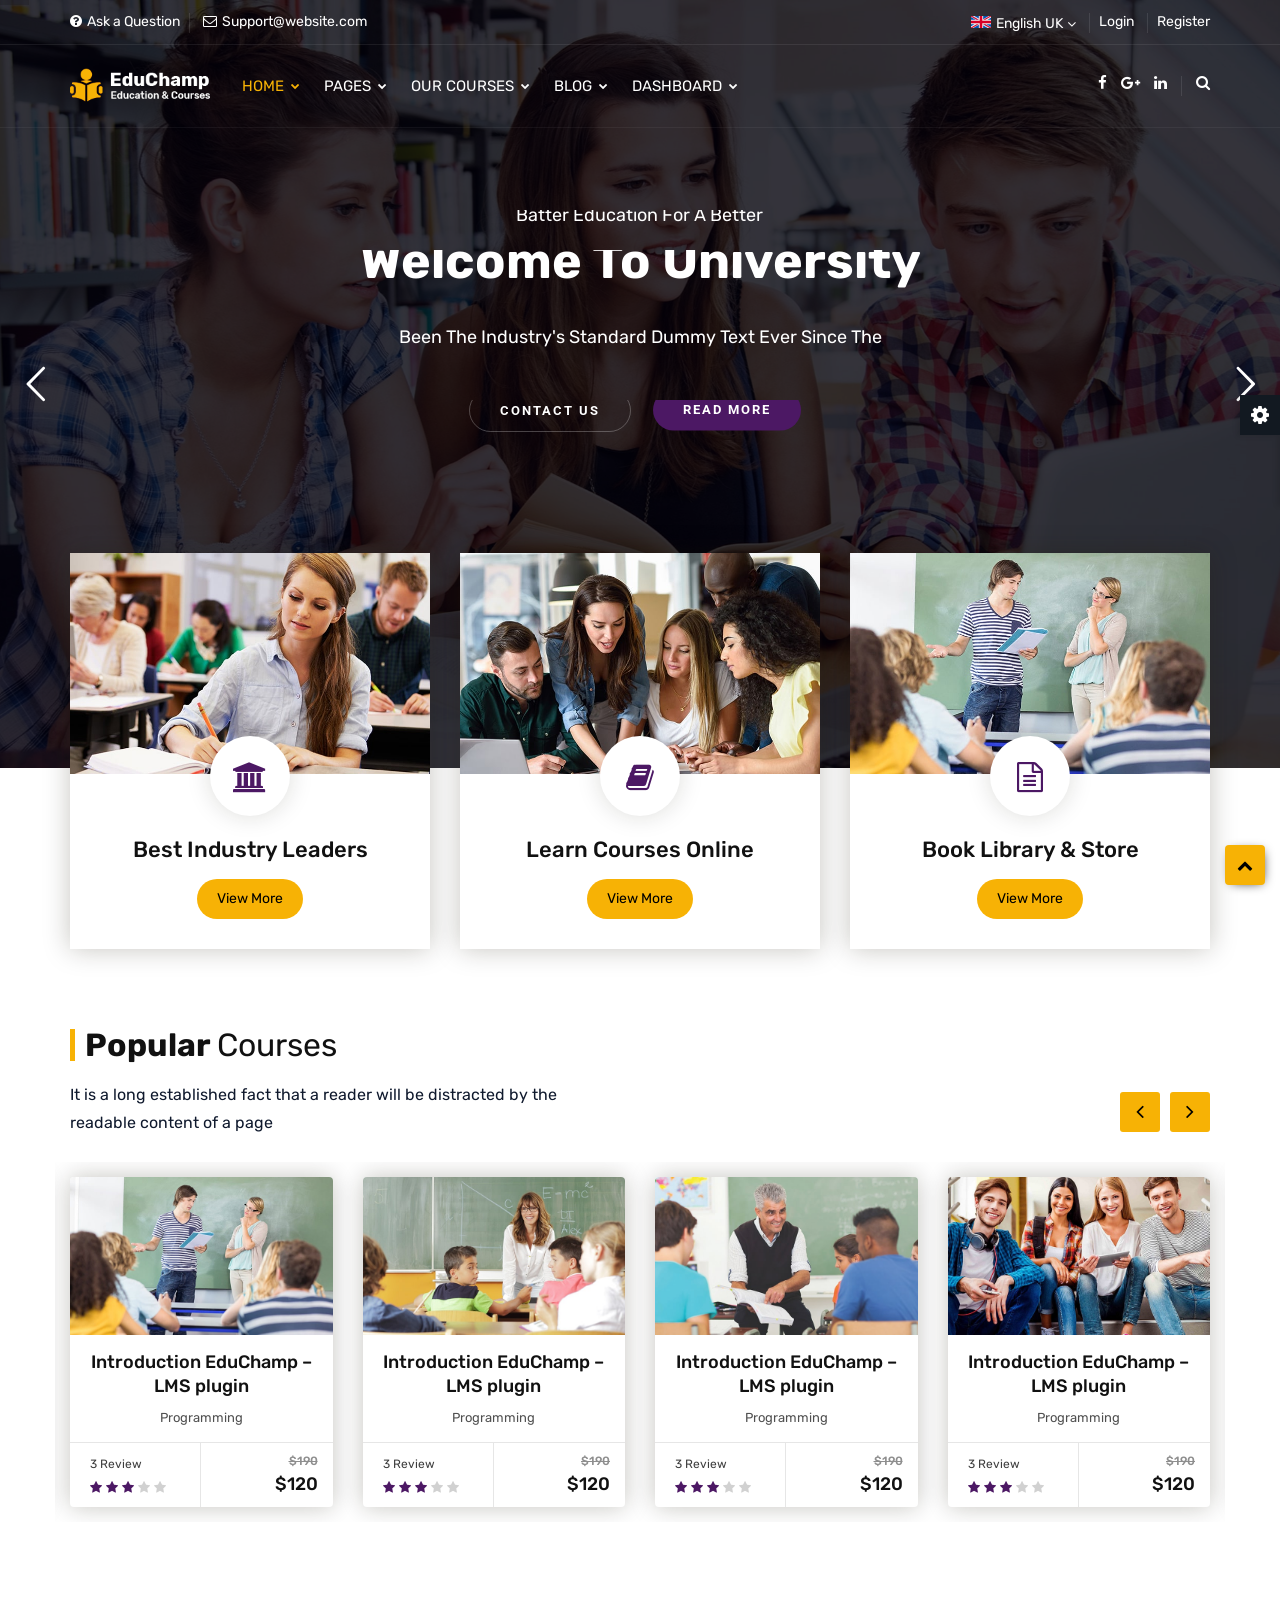
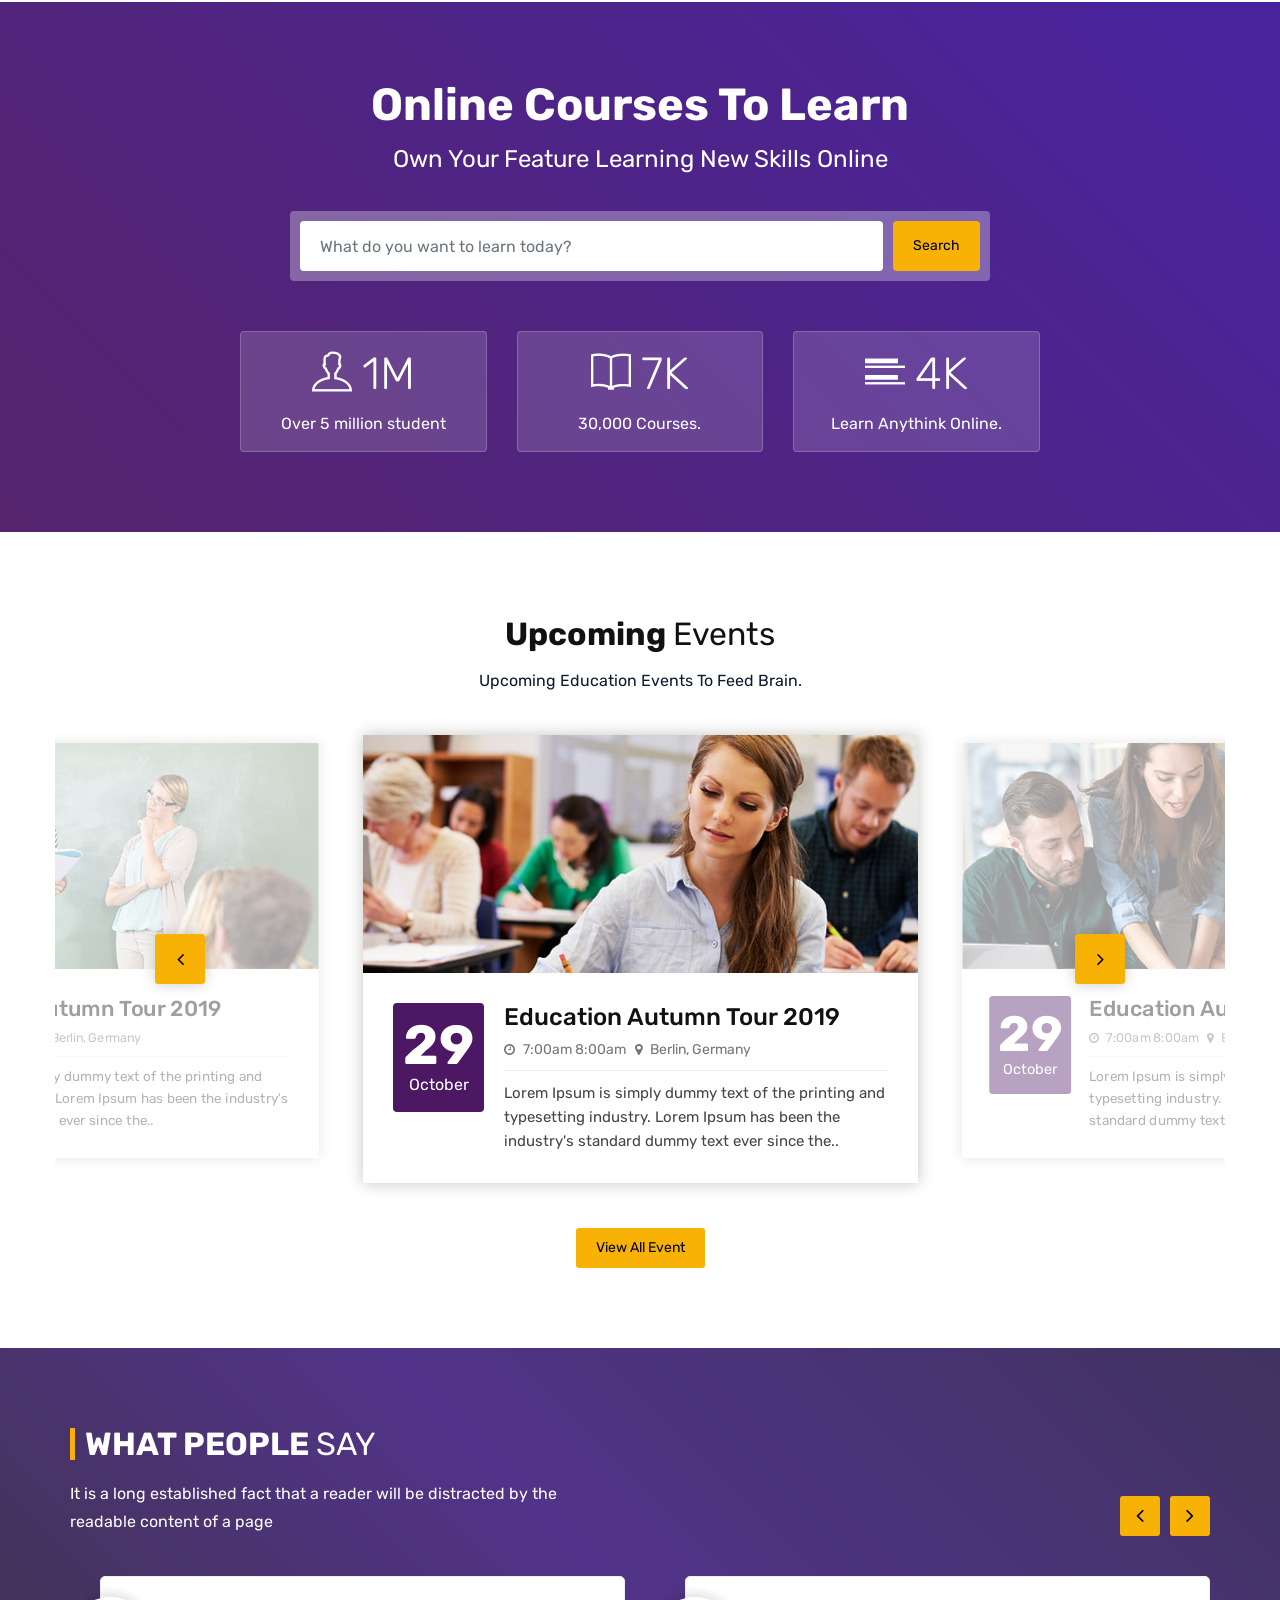
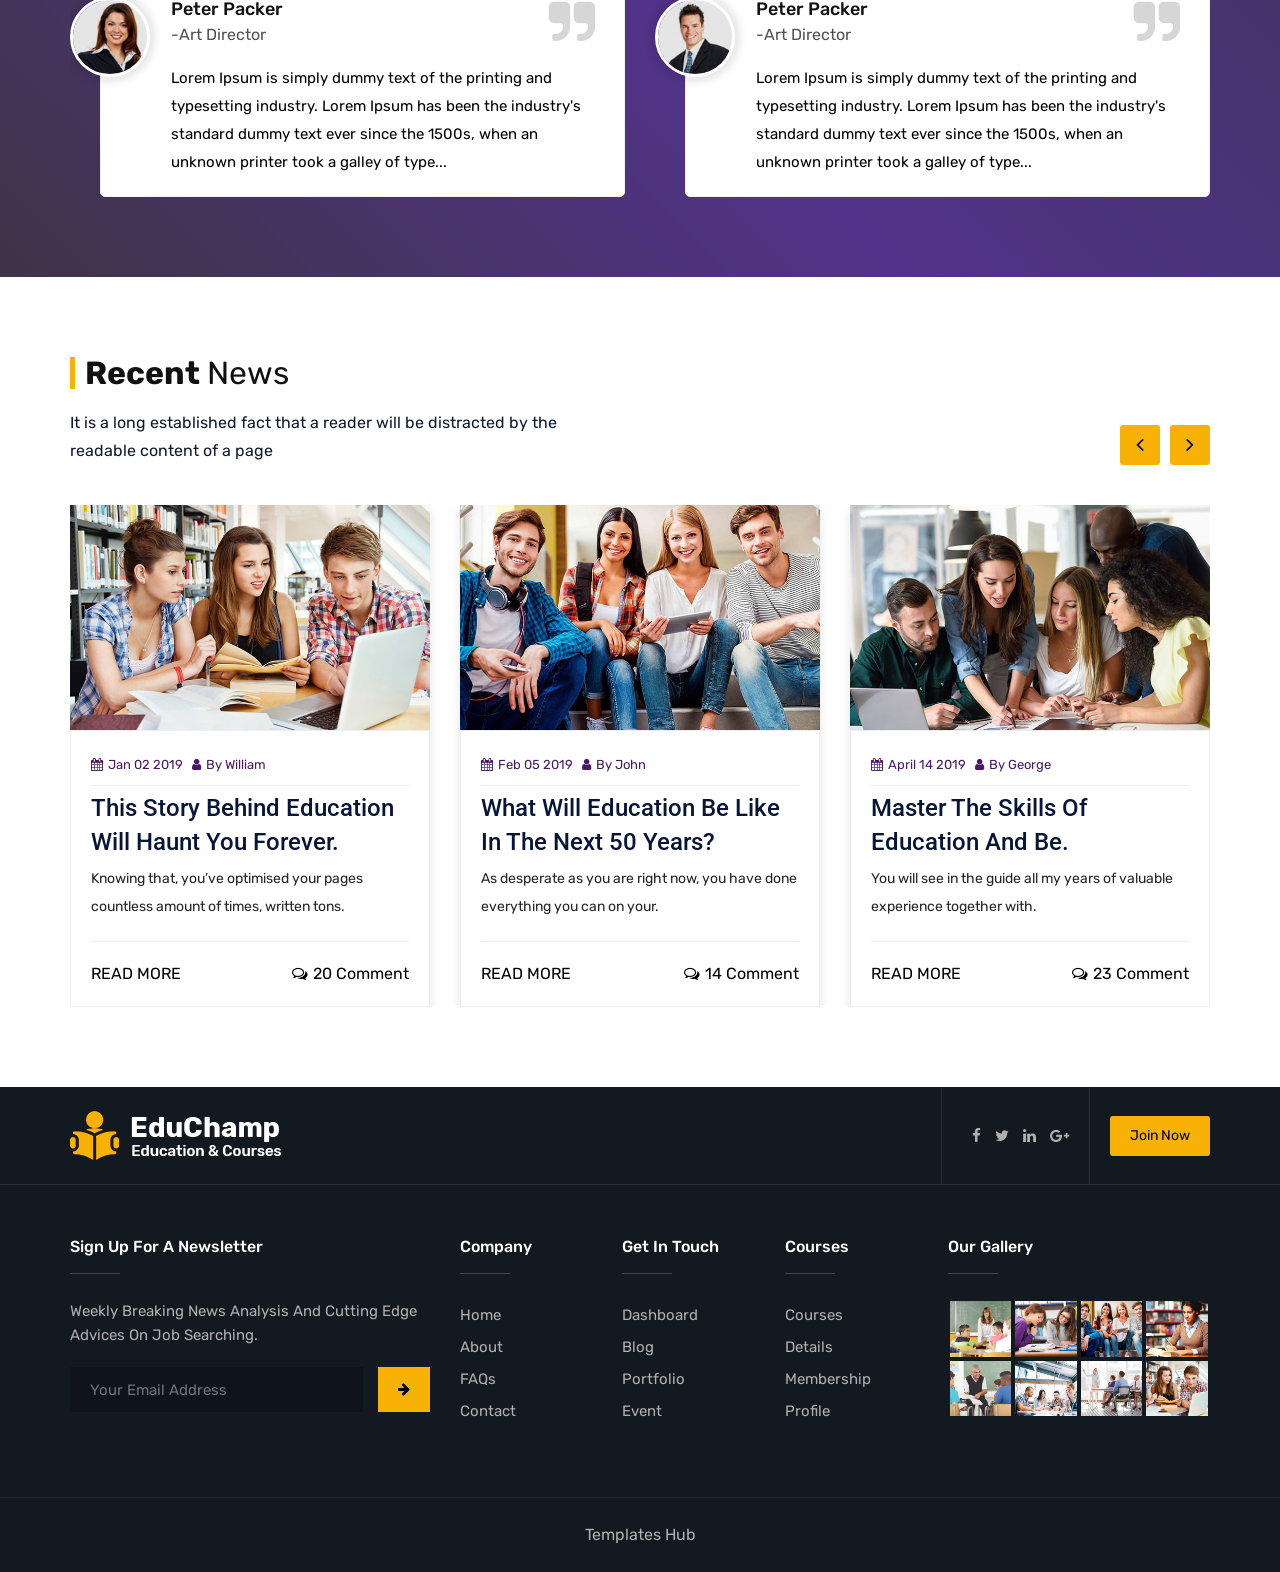
<file: Theme/index.html>
<!DOCTYPE html>
<html lang="en">

<head>

    <!-- META ============================================= -->
    <meta charset="utf-8">
    <meta http-equiv="X-UA-Compatible" content="IE=edge">
    <meta name="keywords" content="" />
    <meta name="author" content="" />
    <meta name="robots" content="" />

    <!-- DESCRIPTION -->
    <meta name="description" content="EduChamp : Education HTML Template" />

    <!-- OG -->
    <meta property="og:title" content="EduChamp : Education HTML Template" />
    <meta property="og:description" content="EduChamp : Education HTML Template" />
    <meta property="og:image" content="" />
    <meta name="format-detection" content="telephone=no">

    <!-- FAVICONS ICON ============================================= -->
    <link rel="icon" href="assets/images/favicon.ico" type="image/x-icon" />
    <link rel="shortcut icon" type="image/x-icon" href="assets/images/favicon.png" />

    <!-- PAGE TITLE HERE ============================================= -->
    <title>EduChamp : Education HTML Template </title>

    <!-- MOBILE SPECIFIC ============================================= -->
    <meta name="viewport" content="width=device-width, initial-scale=1">

    <!--[if lt IE 9]>
	<script src="assets/js/html5shiv.min.js"></script>
	<script src="assets/js/respond.min.js"></script>
	<![endif]-->

    <!-- All PLUGINS CSS ============================================= -->
    <link rel="stylesheet" type="text/css" href="assets/css/assets.css">

    <!-- TYPOGRAPHY ============================================= -->
    <link rel="stylesheet" type="text/css" href="assets/css/typography.css">

    <!-- SHORTCODES ============================================= -->
    <link rel="stylesheet" type="text/css" href="assets/css/shortcodes/shortcodes.css">

    <!-- STYLESHEETS ============================================= -->
    <link rel="stylesheet" type="text/css" href="assets/css/style.css">
    <link class="skin" rel="stylesheet" type="text/css" href="assets/css/color/color-1.css">

    <!-- REVOLUTION SLIDER CSS ============================================= -->
    <link rel="stylesheet" type="text/css" href="assets/vendors/revolution/css/layers.css">
    <link rel="stylesheet" type="text/css" href="assets/vendors/revolution/css/settings.css">
    <link rel="stylesheet" type="text/css" href="assets/vendors/revolution/css/navigation.css">
    <!-- REVOLUTION SLIDER END -->
</head>

<body id="bg">
    <div class="page-wraper">
        <div id="loading-icon-bx"></div>
        <!-- Header Top ==== -->
        <header class="header rs-nav header-transparent">
            <div class="top-bar">
                <div class="container">
                    <div class="row d-flex justify-content-between">
                        <div class="topbar-left">
                            <ul>
                                <li><a href="faq-1.html"><i class="fa fa-question-circle"></i>Ask a Question</a></li>
                                <li><a href="javascript:;"><i class="fa fa-envelope-o"></i>Support@website.com</a></li>
                            </ul>
                        </div>
                        <div class="topbar-right">
                            <ul>
                                <li>
                                    <select class="header-lang-bx">
									<option data-icon="flag flag-uk">English UK</option>
									<option data-icon="flag flag-us">English US</option>
								</select>
                                </li>
                                <li><a href="login.html">Login</a></li>
                                <li><a href="register.html">Register</a></li>
                            </ul>
                        </div>
                    </div>
                </div>
            </div>
            <div class="sticky-header navbar-expand-lg">
                <div class="menu-bar clearfix">
                    <div class="container clearfix">
                        <!-- Header Logo ==== -->
                        <div class="menu-logo">
                            <a href="index.html"><img src="assets/images/logo-white.png" alt=""></a>
                        </div>
                        <!-- Mobile Nav Button ==== -->
                        <button class="navbar-toggler collapsed menuicon justify-content-end" type="button" data-toggle="collapse" data-target="#menuDropdown" aria-controls="menuDropdown" aria-expanded="false" aria-label="Toggle navigation">
						<span></span>
						<span></span>
						<span></span>
					</button>
                        <!-- Author Nav ==== -->
                        <div class="secondary-menu">
                            <div class="secondary-inner">
                                <ul>
                                    <li><a href="javascript:;" class="btn-link"><i class="fa fa-facebook"></i></a></li>
                                    <li><a href="javascript:;" class="btn-link"><i class="fa fa-google-plus"></i></a></li>
                                    <li><a href="javascript:;" class="btn-link"><i class="fa fa-linkedin"></i></a></li>
                                    <!-- Search Button ==== -->
                                    <li class="search-btn"><button id="quik-search-btn" type="button" class="btn-link"><i class="fa fa-search"></i></button></li>
                                </ul>
                            </div>
                        </div>
                        <!-- Search Box ==== -->
                        <div class="nav-search-bar">
                            <form action="#">
                                <input name="search" value="" type="text" class="form-control" placeholder="Type to search">
                                <span><i class="ti-search"></i></span>
                            </form>
                            <span id="search-remove"><i class="ti-close"></i></span>
                        </div>
                        <!-- Navigation Menu ==== -->
                        <div class="menu-links navbar-collapse collapse justify-content-start" id="menuDropdown">
                            <div class="menu-logo">
                                <a href="index.html"><img src="assets/images/logo.png" alt=""></a>
                            </div>
                            <ul class="nav navbar-nav">
                                <li class="active"><a href="javascript:;">Home <i class="fa fa-chevron-down"></i></a>
                                    <ul class="sub-menu">
                                        <li><a href="index.html">Home 1</a></li>
                                        <li><a href="index-2.html">Home 2</a></li>
                                    </ul>
                                </li>
                                <li><a href="javascript:;">Pages <i class="fa fa-chevron-down"></i></a>
                                    <ul class="sub-menu">
                                        <li><a href="javascript:;">About<i class="fa fa-angle-right"></i></a>
                                            <ul class="sub-menu">
                                                <li><a href="about-1.html">About 1</a></li>
                                                <li><a href="about-2.html">About 2</a></li>
                                            </ul>
                                        </li>
                                        <li><a href="javascript:;">Event<i class="fa fa-angle-right"></i></a>
                                            <ul class="sub-menu">
                                                <li><a href="event.html">Event</a></li>
                                                <li><a href="events-details.html">Events Details</a></li>
                                            </ul>
                                        </li>
                                        <li><a href="javascript:;">FAQ's<i class="fa fa-angle-right"></i></a>
                                            <ul class="sub-menu">
                                                <li><a href="faq-1.html">FAQ's 1</a></li>
                                                <li><a href="faq-2.html">FAQ's 2</a></li>
                                            </ul>
                                        </li>
                                        <li><a href="javascript:;">Contact Us<i class="fa fa-angle-right"></i></a>
                                            <ul class="sub-menu">
                                                <li><a href="contact-1.html">Contact Us 1</a></li>
                                                <li><a href="contact-2.html">Contact Us 2</a></li>
                                            </ul>
                                        </li>
                                        <li><a href="portfolio.html">Portfolio</a></li>
                                        <li><a href="profile.html">Profile</a></li>
                                        <li><a href="membership.html">Membership</a></li>
                                        <li><a href="error-404.html">404 Page</a></li>
                                    </ul>
                                </li>
                                <li class="add-mega-menu"><a href="javascript:;">Our Courses <i class="fa fa-chevron-down"></i></a>
                                    <ul class="sub-menu add-menu">
                                        <li class="add-menu-left">
                                            <h5 class="menu-adv-title">Our Courses</h5>
                                            <ul>
                                                <li><a href="courses.html">Courses </a></li>
                                                <li><a href="courses-details.html">Courses Details</a></li>
                                                <li><a href="profile.html">Instructor Profile</a></li>
                                                <li><a href="event.html">Upcoming Event</a></li>
                                                <li><a href="membership.html">Membership</a></li>
                                            </ul>
                                        </li>
                                        <li class="add-menu-right">
                                            <img src="assets/images/adv/adv.jpg" alt="" />
                                        </li>
                                    </ul>
                                </li>
                                <li><a href="javascript:;">Blog <i class="fa fa-chevron-down"></i></a>
                                    <ul class="sub-menu">
                                        <li><a href="blog-classic-grid.html">Blog Classic</a></li>
                                        <li><a href="blog-classic-sidebar.html">Blog Classic Sidebar</a></li>
                                        <li><a href="blog-list-sidebar.html">Blog List Sidebar</a></li>
                                        <li><a href="blog-standard-sidebar.html">Blog Standard Sidebar</a></li>
                                        <li><a href="blog-details.html">Blog Details</a></li>
                                    </ul>
                                </li>
                                <li class="nav-dashboard"><a href="javascript:;">Dashboard <i class="fa fa-chevron-down"></i></a>
                                    <ul class="sub-menu">
                                        <li><a href="admin/index.html">Dashboard</a></li>
                                        <li><a href="admin/add-listing.html">Add Listing</a></li>
                                        <li><a href="admin/bookmark.html">Bookmark</a></li>
                                        <li><a href="admin/courses.html">Courses</a></li>
                                        <li><a href="admin/review.html">Review</a></li>
                                        <li><a href="admin/teacher-profile.html">Teacher Profile</a></li>
                                        <li><a href="admin/user-profile.html">User Profile</a></li>
                                        <li><a href="javascript:;">Calendar<i class="fa fa-angle-right"></i></a>
                                            <ul class="sub-menu">
                                                <li><a href="admin/basic-calendar.html">Basic Calendar</a></li>
                                                <li><a href="admin/list-view-calendar.html">List View Calendar</a></li>
                                            </ul>
                                        </li>
                                        <li><a href="javascript:;">Mailbox<i class="fa fa-angle-right"></i></a>
                                            <ul class="sub-menu">
                                                <li><a href="admin/mailbox.html">Mailbox</a></li>
                                                <li><a href="admin/mailbox-compose.html">Compose</a></li>
                                                <li><a href="admin/mailbox-read.html">Mail Read</a></li>
                                            </ul>
                                        </li>
                                    </ul>
                                </li>
                            </ul>
                            <div class="nav-social-link">
                                <a href="javascript:;"><i class="fa fa-facebook"></i></a>
                                <a href="javascript:;"><i class="fa fa-google-plus"></i></a>
                                <a href="javascript:;"><i class="fa fa-linkedin"></i></a>
                            </div>
                        </div>
                        <!-- Navigation Menu END ==== -->
                    </div>
                </div>
            </div>
        </header>
        <!-- Header Top END ==== -->
        <!-- Content -->
        <div class="page-content bg-white">
            <!-- Main Slider -->
            <div class="rev-slider">
                <div id="rev_slider_486_1_wrapper" class="rev_slider_wrapper fullwidthbanner-container" data-alias="news-gallery36" data-source="gallery" style="margin:0px auto;background-color:#ffffff;padding:0px;margin-top:0px;margin-bottom:0px;">
                    <!-- START REVOLUTION SLIDER 5.3.0.2 fullwidth mode -->
                    <div id="rev_slider_486_1" class="rev_slider fullwidthabanner" style="display:none;" data-version="5.3.0.2">
                        <ul>
                            <!-- SLIDE  -->
                            <li data-index="rs-100" data-transition="parallaxvertical" data-slotamount="default" data-hideafterloop="0" data-hideslideonmobile="off" data-easein="default" data-easeout="default" data-masterspeed="default" data-thumb="error-404.html" data-rotate="0"
                                data-fstransition="fade" data-fsmasterspeed="1500" data-fsslotamount="7" data-saveperformance="off" data-title="A STUDY ON HAPPINESS" data-param1="" data-param2="" data-param3="" data-param4="" data-param5="" data-param6=""
                                data-param7="" data-param8="" data-param9="" data-param10="" data-description="Science says that Women are generally happier">
                                <!-- MAIN IMAGE -->
                                <img src="assets/images/slider/slide1.jpg" alt="" data-bgposition="center center" data-bgfit="cover" data-bgrepeat="no-repeat" data-bgparallax="10" class="rev-slidebg" data-no-retina />

                                <!-- LAYER NR. 1 -->
                                <div class="tp-caption tp-shape tp-shapewrapper " id="slide-100-layer-1" data-x="['center','center','center','center']" data-hoffset="['0','0','0','0']" data-y="['middle','middle','middle','middle']" data-voffset="['0','0','0','0']" data-width="full"
                                    data-height="full" data-whitespace="nowrap" data-type="shape" data-basealign="slide" data-responsive_offset="off" data-responsive="off" data-frames='[{"from":"opacity:0;","speed":1,"to":"o:1;","delay":0,"ease":"Power4.easeOut"},{"delay":"wait","speed":1,"to":"opacity:0;","ease":"Power4.easeOut"}]'
                                    data-textAlign="['left','left','left','left']" data-paddingtop="[0,0,0,0]" data-paddingright="[0,0,0,0]" data-paddingbottom="[0,0,0,0]" data-paddingleft="[0,0,0,0]" style="z-index: 5;background-color:rgba(2, 0, 11, 0.80);border-color:rgba(0, 0, 0, 0);border-width:0px;">
                                </div>
                                <!-- LAYER NR. 2 -->
                                <div class="tp-caption Newspaper-Title   tp-resizeme" id="slide-100-layer-2" data-x="['center','center','center','center']" data-hoffset="['0','0','0','0']" data-y="['top','top','top','top']" data-voffset="['250','250','250','240']" data-fontsize="['50','50','50','30']"
                                    data-lineheight="['55','55','55','35']" data-width="full" data-height="none" data-whitespace="normal" data-type="text" data-responsive_offset="on" data-frames='[{"from":"y:[-100%];z:0;rX:0deg;rY:0;rZ:0;sX:1;sY:1;skX:0;skY:0;","mask":"x:0px;y:0px;s:inherit;e:inherit;","speed":1500,"to":"o:1;","delay":1000,"ease":"Power3.easeInOut"},{"delay":"wait","speed":1000,"to":"auto:auto;","mask":"x:0;y:0;s:inherit;e:inherit;","ease":"Power3.easeInOut"}]'
                                    data-textAlign="['center','center','center','center']" data-paddingtop="[0,0,0,0]" data-paddingright="[0,0,0,0]" data-paddingbottom="[10,10,10,10]" data-paddingleft="[0,0,0,0]" style="z-index: 6; font-family:rubik; font-weight:700; text-align:center; white-space: normal;">
                                    Welcome To University
                                </div>

                                <!-- LAYER NR. 3 -->
                                <div class="tp-caption Newspaper-Subtitle   tp-resizeme" id="slide-100-layer-3" data-x="['center','center','center','center']" data-hoffset="['0','0','0','0']" data-y="['top','top','top','top']" data-voffset="['210','210','210','210']" data-width="none"
                                    data-height="none" data-whitespace="nowrap" data-type="text" data-responsive_offset="on" data-frames='[{"from":"y:[-100%];z:0;rX:0deg;rY:0;rZ:0;sX:1;sY:1;skX:0;skY:0;","mask":"x:0px;y:0px;s:inherit;e:inherit;","speed":1500,"to":"o:1;","delay":1000,"ease":"Power3.easeInOut"},{"delay":"wait","speed":1000,"to":"auto:auto;","mask":"x:0;y:0;s:inherit;e:inherit;","ease":"Power3.easeInOut"}]'
                                    data-textAlign="['left','left','left','left']" data-paddingtop="[0,0,0,0]" data-paddingright="[0,0,0,0]" data-paddingbottom="[0,0,0,0]" data-paddingleft="[0,0,0,0]" style="z-index: 7; white-space: nowrap; color:#fff; font-family:rubik; font-size:18px; font-weight:400;">
                                    Batter Education For A Better
                                </div>

                                <!-- LAYER NR. 3 -->
                                <div class="tp-caption Newspaper-Subtitle   tp-resizeme" id="slide-100-layer-4" data-x="['center','center','center','center']" data-hoffset="['0','0','0','0']" data-y="['top','top','top','top']" data-voffset="['320','320','320','290']" data-width="['800','800','700','420']"
                                    data-height="['100','100','100','120']" data-whitespace="unset" data-type="text" data-responsive_offset="on" data-frames='[{"from":"y:[-100%];z:0;rX:0deg;rY:0;rZ:0;sX:1;sY:1;skX:0;skY:0;","mask":"x:0px;y:0px;s:inherit;e:inherit;","speed":1500,"to":"o:1;","delay":1000,"ease":"Power3.easeInOut"},{"delay":"wait","speed":1000,"to":"auto:auto;","mask":"x:0;y:0;s:inherit;e:inherit;","ease":"Power3.easeInOut"}]'
                                    data-textAlign="['center','center','center','center']" data-paddingtop="[0,0,0,0]" data-paddingright="[0,0,0,0]" data-paddingbottom="[0,0,0,0]" data-paddingleft="[0,0,0,0]" style="z-index: 7; text-transform:capitalize; white-space: unset; color:#fff; font-family:rubik; font-size:18px; line-height:28px; font-weight:400;">
                                    Lorem Ipsum is simply dummy text of the printing and typesetting industry. Lorem Ipsum has been the industry's standard dummy text ever since the
                                </div>
                                <!-- LAYER NR. 4 -->
                                <div class="tp-caption Newspaper-Button rev-btn " id="slide-100-layer-5" data-x="['center','center','center','center']" data-hoffset="['90','80','75','90']" data-y="['top','top','top','top']" data-voffset="['400','400','400','420']" data-width="none"
                                    data-height="none" data-whitespace="nowrap" data-type="button" data-responsive_offset="on" data-responsive="off" data-frames='[{"from":"y:[-100%];z:0;rX:0deg;rY:0;rZ:0;sX:1;sY:1;skX:0;skY:0;","mask":"x:0px;y:0px;","speed":1500,"to":"o:1;","delay":1000,"ease":"Power3.easeInOut"},{"delay":"wait","speed":1000,"to":"auto:auto;","mask":"x:0;y:0;","ease":"Power3.easeInOut"},{"frame":"hover","speed":"300","ease":"Power1.easeInOut","to":"o:1;rX:0;rY:0;rZ:0;z:0;","style":"c:rgba(0, 0, 0, 1.00);bg:rgba(255, 255, 255, 1.00);bc:rgba(255, 255, 255, 1.00);bw:1px 1px 1px 1px;"}]'
                                    data-textAlign="['center','center','center','center']" data-paddingtop="[12,12,12,12]" data-paddingright="[30,35,35,15]" data-paddingbottom="[12,12,12,12]" data-paddingleft="[30,35,35,15]" style="z-index: 8; white-space: nowrap; outline:none;box-shadow:none;box-sizing:border-box;-moz-box-sizing:border-box;-webkit-box-sizing:border-box;cursor:pointer; background-color:var(--primary) !important; border:0; border-radius:30px; margin-right:5px;">READ MORE </div>
                                <div class="tp-caption Newspaper-Button rev-btn" id="slide-100-layer-6" data-x="['center','center','center','center']" data-hoffset="['-90','-80','-75','-90']" data-y="['top','top','top','top']" data-voffset="['400','400','400','420']" data-width="none"
                                    data-height="none" data-whitespace="nowrap" data-type="button" data-responsive_offset="on" data-responsive="off" data-frames='[{"from":"y:[-100%];z:0;rX:0deg;rY:0;rZ:0;sX:1;sY:1;skX:0;skY:0;","mask":"x:0px;y:0px;","speed":1500,"to":"o:1;","delay":1000,"ease":"Power3.easeInOut"},{"delay":"wait","speed":1000,"to":"auto:auto;","mask":"x:0;y:0;","ease":"Power3.easeInOut"},{"frame":"hover","speed":"300","ease":"Power1.easeInOut","to":"o:1;rX:0;rY:0;rZ:0;z:0;","style":"c:rgba(0, 0, 0, 1.00);bg:rgba(255, 255, 255, 1.00);bc:rgba(255, 255, 255, 1.00);bw:1px 1px 1px 1px;"}]'
                                    data-textAlign="['center','center','center','center']" data-paddingtop="[12,12,12,12]" data-paddingright="[30,35,35,15]" data-paddingbottom="[12,12,12,12]" data-paddingleft="[30,35,35,15]" style="z-index: 8; white-space: nowrap; outline:none;box-shadow:none;box-sizing:border-box;-moz-box-sizing:border-box;-webkit-box-sizing:border-box;cursor:pointer; border-radius:30px;">CONTACT US</div>
                            </li>
                            <li data-index="rs-200" data-transition="parallaxvertical" data-slotamount="default" data-hideafterloop="0" data-hideslideonmobile="off" data-easein="default" data-easeout="default" data-masterspeed="default" data-thumb="assets/images/slider/slide1.jpg"
                                data-rotate="0" data-fstransition="fade" data-fsmasterspeed="1500" data-fsslotamount="7" data-saveperformance="off" data-title="A STUDY ON HAPPINESS" data-param1="" data-param2="" data-param3="" data-param4="" data-param5=""
                                data-param6="" data-param7="" data-param8="" data-param9="" data-param10="" data-description="Science says that Women are generally happier">
                                <!-- MAIN IMAGE -->
                                <img src="assets/images/slider/slide2.jpg" alt="" data-bgposition="center center" data-bgfit="cover" data-bgrepeat="no-repeat" data-bgparallax="10" class="rev-slidebg" data-no-retina />

                                <!-- LAYER NR. 1 -->
                                <div class="tp-caption tp-shape tp-shapewrapper " id="slide-200-layer-1" data-x="['center','center','center','center']" data-hoffset="['0','0','0','0']" data-y="['middle','middle','middle','middle']" data-voffset="['0','0','0','0']" data-width="full"
                                    data-height="full" data-whitespace="nowrap" data-type="shape" data-basealign="slide" data-responsive_offset="off" data-responsive="off" data-frames='[{"from":"opacity:0;","speed":1,"to":"o:1;","delay":0,"ease":"Power4.easeOut"},{"delay":"wait","speed":1000,"to":"opacity:1;","ease":"Power4.easeOut"}]'
                                    data-textAlign="['left','left','left','left']" data-paddingtop="[0,0,0,0]" data-paddingright="[0,0,0,0]" data-paddingbottom="[0,0,0,0]" data-paddingleft="[0,0,0,0]" style="z-index: 5;background-color:rgba(2, 0, 11, 0.80);border-color:rgba(0, 0, 0, 0);border-width:0px;">
                                </div>

                                <!-- LAYER NR. 2 -->
                                <div class="tp-caption Newspaper-Title   tp-resizeme" id="slide-200-layer-2" data-x="['center','center','center','center']" data-hoffset="['0','0','0','0']" data-y="['top','top','top','top']" data-voffset="['250','250','250','240']" data-fontsize="['50','50','50','30']"
                                    data-lineheight="['55','55','55','35']" data-width="full" data-height="none" data-whitespace="normal" data-type="text" data-responsive_offset="on" data-frames='[{"from":"y:[-100%];z:0;rX:0deg;rY:0;rZ:0;sX:1;sY:1;skX:0;skY:0;","mask":"x:0px;y:0px;s:inherit;e:inherit;","speed":1500,"to":"o:1;","delay":1000,"ease":"Power3.easeInOut"},{"delay":"wait","speed":1000,"to":"auto:auto;","mask":"x:0;y:0;s:inherit;e:inherit;","ease":"Power3.easeInOut"}]'
                                    data-textAlign="['center','center','center','center']" data-paddingtop="[0,0,0,0]" data-paddingright="[0,0,0,0]" data-paddingbottom="[10,10,10,10]" data-paddingleft="[0,0,0,0]" style="z-index: 6; font-family:rubik; font-weight:700; text-align:center; white-space: normal;text-transform:uppercase;">
                                    Welcome To University
                                </div>

                                <!-- LAYER NR. 3 -->
                                <div class="tp-caption Newspaper-Subtitle   tp-resizeme" id="slide-200-layer-3" data-x="['center','center','center','center']" data-hoffset="['0','0','0','0']" data-y="['top','top','top','top']" data-voffset="['210','210','210','210']" data-width="none"
                                    data-height="none" data-whitespace="nowrap" data-type="text" data-responsive_offset="on" data-frames='[{"from":"y:[-100%];z:0;rX:0deg;rY:0;rZ:0;sX:1;sY:1;skX:0;skY:0;","mask":"x:0px;y:0px;s:inherit;e:inherit;","speed":1500,"to":"o:1;","delay":1000,"ease":"Power3.easeInOut"},{"delay":"wait","speed":1000,"to":"auto:auto;","mask":"x:0;y:0;s:inherit;e:inherit;","ease":"Power3.easeInOut"}]'
                                    data-textAlign="['left','left','left','left']" data-paddingtop="[0,0,0,0]" data-paddingright="[0,0,0,0]" data-paddingbottom="[0,0,0,0]" data-paddingleft="[0,0,0,0]" style="z-index: 7; white-space: nowrap;text-transform:uppercase; color:#fff; font-family:rubik; font-size:18px; font-weight:400;">
                                    Batter Education For A Better
                                </div>

                                <!-- LAYER NR. 3 -->
                                <div class="tp-caption Newspaper-Subtitle   tp-resizeme" id="slide-200-layer-4" data-x="['center','center','center','center']" data-hoffset="['0','0','0','0']" data-y="['top','top','top','top']" data-voffset="['320','320','320','290']" data-width="['800','800','700','420']"
                                    data-height="['100','100','100','120']" data-whitespace="unset" data-type="text" data-responsive_offset="on" data-frames='[{"from":"y:[-100%];z:0;rX:0deg;rY:0;rZ:0;sX:1;sY:1;skX:0;skY:0;","mask":"x:0px;y:0px;s:inherit;e:inherit;","speed":1500,"to":"o:1;","delay":1000,"ease":"Power3.easeInOut"},{"delay":"wait","speed":1000,"to":"auto:auto;","mask":"x:0;y:0;s:inherit;e:inherit;","ease":"Power3.easeInOut"}]'
                                    data-textAlign="['center','center','center','center']" data-paddingtop="[0,0,0,0]" data-paddingright="[0,0,0,0]" data-paddingbottom="[0,0,0,0]" data-paddingleft="[0,0,0,0]" style="z-index: 7; text-transform:capitalize; white-space: unset; color:#fff; font-family:rubik; font-size:18px; line-height:28px; font-weight:400;">
                                    Lorem Ipsum is simply dummy text of the printing and typesetting industry. Lorem Ipsum has been the industry's standard dummy text ever since the
                                </div>
                                <!-- LAYER NR. 4 -->
                                <div class="tp-caption Newspaper-Button rev-btn " id="slide-200-layer-5" data-x="['center','center','center','center']" data-hoffset="['90','80','75','90']" data-y="['top','top','top','top']" data-voffset="['400','400','400','420']" data-width="none"
                                    data-height="none" data-whitespace="nowrap" data-type="button" data-responsive_offset="on" data-responsive="off" data-frames='[{"from":"y:[-100%];z:0;rX:0deg;rY:0;rZ:0;sX:1;sY:1;skX:0;skY:0;","mask":"x:0px;y:0px;","speed":1500,"to":"o:1;","delay":1000,"ease":"Power3.easeInOut"},{"delay":"wait","speed":1000,"to":"auto:auto;","mask":"x:0;y:0;","ease":"Power3.easeInOut"},{"frame":"hover","speed":"300","ease":"Power1.easeInOut","to":"o:1;rX:0;rY:0;rZ:0;z:0;","style":"c:rgba(0, 0, 0, 1.00);bg:rgba(255, 255, 255, 1.00);bc:rgba(255, 255, 255, 1.00);bw:1px 1px 1px 1px;"}]'
                                    data-textAlign="['center','center','center','center']" data-paddingtop="[12,12,12,12]" data-paddingright="[30,35,35,15]" data-paddingbottom="[12,12,12,12]" data-paddingleft="[30,35,35,15]" style="z-index: 8; white-space: nowrap; outline:none;box-shadow:none;box-sizing:border-box;-moz-box-sizing:border-box;-webkit-box-sizing:border-box;cursor:pointer; background-color:var(--primary) !important; border:0; border-radius:30px; margin-right:5px;">READ MORE </div>
                                <div class="tp-caption Newspaper-Button rev-btn" id="slide-200-layer-6" data-x="['center','center','center','center']" data-hoffset="['-90','-80','-75','-90']" data-y="['top','top','top','top']" data-voffset="['400','400','400','420']" data-width="none"
                                    data-height="none" data-whitespace="nowrap" data-type="button" data-responsive_offset="on" data-responsive="off" data-frames='[{"from":"y:[-100%];z:0;rX:0deg;rY:0;rZ:0;sX:1;sY:1;skX:0;skY:0;","mask":"x:0px;y:0px;","speed":1500,"to":"o:1;","delay":1000,"ease":"Power3.easeInOut"},{"delay":"wait","speed":1000,"to":"auto:auto;","mask":"x:0;y:0;","ease":"Power3.easeInOut"},{"frame":"hover","speed":"300","ease":"Power1.easeInOut","to":"o:1;rX:0;rY:0;rZ:0;z:0;","style":"c:rgba(0, 0, 0, 1.00);bg:rgba(255, 255, 255, 1.00);bc:rgba(255, 255, 255, 1.00);bw:1px 1px 1px 1px;"}]'
                                    data-textAlign="['center','center','center','center']" data-paddingtop="[12,12,12,12]" data-paddingright="[30,35,35,15]" data-paddingbottom="[12,12,12,12]" data-paddingleft="[30,35,35,15]" style="z-index: 8; white-space: nowrap; outline:none;box-shadow:none;box-sizing:border-box;-moz-box-sizing:border-box;-webkit-box-sizing:border-box;cursor:pointer; border-radius:30px;">CONTACT US</div>
                            </li>
                            <!-- SLIDE  -->
                        </ul>
                    </div>
                    <!-- END REVOLUTION SLIDER -->
                </div>
            </div>
            <!-- Main Slider -->
            <div class="content-block">

                <!-- Our Services -->
                <div class="section-area content-inner service-info-bx">
                    <div class="container">
                        <div class="row">
                            <div class="col-lg-4 col-md-4 col-sm-6">
                                <div class="service-bx">
                                    <div class="action-box">
                                        <img src="assets/images/our-services/pic1.jpg" alt="">
                                    </div>
                                    <div class="info-bx text-center">
                                        <div class="feature-box-sm radius bg-white">
                                            <i class="fa fa-bank text-primary"></i>
                                        </div>
                                        <h4><a href="#">Best Industry Leaders</a></h4>
                                        <a href="#" class="btn radius-xl">View More</a>
                                    </div>
                                </div>
                            </div>
                            <div class="col-lg-4 col-md-4 col-sm-6">
                                <div class="service-bx">
                                    <div class="action-box">
                                        <img src="assets/images/our-services/pic2.jpg" alt="">
                                    </div>
                                    <div class="info-bx text-center">
                                        <div class="feature-box-sm radius bg-white">
                                            <i class="fa fa-book text-primary"></i>
                                        </div>
                                        <h4><a href="#">Learn Courses Online</a></h4>
                                        <a href="#" class="btn radius-xl">View More</a>
                                    </div>
                                </div>
                            </div>
                            <div class="col-lg-4 col-md-4 col-sm-12">
                                <div class="service-bx m-b0">
                                    <div class="action-box">
                                        <img src="assets/images/our-services/pic3.jpg" alt="">
                                    </div>
                                    <div class="info-bx text-center">
                                        <div class="feature-box-sm radius bg-white">
                                            <i class="fa fa-file-text-o text-primary"></i>
                                        </div>
                                        <h4><a href="#">Book Library & Store</a></h4>
                                        <a href="#" class="btn radius-xl">View More</a>
                                    </div>
                                </div>
                            </div>
                        </div>
                    </div>
                </div>
                <!-- Our Services END -->

                <!-- Popular Courses -->
                <div class="section-area section-sp2 popular-courses-bx">
                    <div class="container">
                        <div class="row">
                            <div class="col-md-12 heading-bx left">
                                <h2 class="title-head">Popular <span>Courses</span></h2>
                                <p>It is a long established fact that a reader will be distracted by the readable content of a page</p>
                            </div>
                        </div>
                        <div class="row">
                            <div class="courses-carousel owl-carousel owl-btn-1 col-12 p-lr0">
                                <div class="item">
                                    <div class="cours-bx">
                                        <div class="action-box">
                                            <img src="assets/images/courses/pic1.jpg" alt="">
                                            <a href="#" class="btn">Read More</a>
                                        </div>
                                        <div class="info-bx text-center">
                                            <h5><a href="#">Introduction EduChamp – LMS plugin</a></h5>
                                            <span>Programming</span>
                                        </div>
                                        <div class="cours-more-info">
                                            <div class="review">
                                                <span>3 Review</span>
                                                <ul class="cours-star">
                                                    <li class="active"><i class="fa fa-star"></i></li>
                                                    <li class="active"><i class="fa fa-star"></i></li>
                                                    <li class="active"><i class="fa fa-star"></i></li>
                                                    <li><i class="fa fa-star"></i></li>
                                                    <li><i class="fa fa-star"></i></li>
                                                </ul>
                                            </div>
                                            <div class="price">
                                                <del>$190</del>
                                                <h5>$120</h5>
                                            </div>
                                        </div>
                                    </div>
                                </div>
                                <div class="item">
                                    <div class="cours-bx">
                                        <div class="action-box">
                                            <img src="assets/images/courses/pic2.jpg" alt="">
                                            <a href="#" class="btn">Read More</a>
                                        </div>
                                        <div class="info-bx text-center">
                                            <h5><a href="#">Introduction EduChamp – LMS plugin</a></h5>
                                            <span>Programming</span>
                                        </div>
                                        <div class="cours-more-info">
                                            <div class="review">
                                                <span>3 Review</span>
                                                <ul class="cours-star">
                                                    <li class="active"><i class="fa fa-star"></i></li>
                                                    <li class="active"><i class="fa fa-star"></i></li>
                                                    <li class="active"><i class="fa fa-star"></i></li>
                                                    <li><i class="fa fa-star"></i></li>
                                                    <li><i class="fa fa-star"></i></li>
                                                </ul>
                                            </div>
                                            <div class="price">
                                                <del>$190</del>
                                                <h5>$120</h5>
                                            </div>
                                        </div>
                                    </div>
                                </div>
                                <div class="item">
                                    <div class="cours-bx">
                                        <div class="action-box">
                                            <img src="assets/images/courses/pic3.jpg" alt="">
                                            <a href="#" class="btn">Read More</a>
                                        </div>
                                        <div class="info-bx text-center">
                                            <h5><a href="#">Introduction EduChamp – LMS plugin</a></h5>
                                            <span>Programming</span>
                                        </div>
                                        <div class="cours-more-info">
                                            <div class="review">
                                                <span>3 Review</span>
                                                <ul class="cours-star">
                                                    <li class="active"><i class="fa fa-star"></i></li>
                                                    <li class="active"><i class="fa fa-star"></i></li>
                                                    <li class="active"><i class="fa fa-star"></i></li>
                                                    <li><i class="fa fa-star"></i></li>
                                                    <li><i class="fa fa-star"></i></li>
                                                </ul>
                                            </div>
                                            <div class="price">
                                                <del>$190</del>
                                                <h5>$120</h5>
                                            </div>
                                        </div>
                                    </div>
                                </div>
                                <div class="item">
                                    <div class="cours-bx">
                                        <div class="action-box">
                                            <img src="assets/images/courses/pic4.jpg" alt="">
                                            <a href="#" class="btn">Read More</a>
                                        </div>
                                        <div class="info-bx text-center">
                                            <h5><a href="#">Introduction EduChamp – LMS plugin</a></h5>
                                            <span>Programming</span>
                                        </div>
                                        <div class="cours-more-info">
                                            <div class="review">
                                                <span>3 Review</span>
                                                <ul class="cours-star">
                                                    <li class="active"><i class="fa fa-star"></i></li>
                                                    <li class="active"><i class="fa fa-star"></i></li>
                                                    <li class="active"><i class="fa fa-star"></i></li>
                                                    <li><i class="fa fa-star"></i></li>
                                                    <li><i class="fa fa-star"></i></li>
                                                </ul>
                                            </div>
                                            <div class="price">
                                                <del>$190</del>
                                                <h5>$120</h5>
                                            </div>
                                        </div>
                                    </div>
                                </div>
                            </div>
                        </div>
                    </div>
                </div>
                <!-- Popular Courses END -->

                <!-- Form -->
                <div class="section-area section-sp1 ovpr-dark bg-fix online-cours" style="background-image:url(assets/images/background/bg1.jpg);">
                    <div class="container">
                        <div class="row">
                            <div class="col-md-12 text-center text-white">
                                <h2>Online Courses To Learn</h2>
                                <h5>Own Your Feature Learning New Skills Online</h5>
                                <form class="cours-search">
                                    <div class="input-group">
                                        <input type="text" class="form-control" placeholder="What do you want to learn today?	">
                                        <div class="input-group-append">
                                            <button class="btn" type="submit">Search</button>
                                        </div>
                                    </div>
                                </form>
                            </div>
                        </div>
                        <div class="mw800 m-auto">
                            <div class="row">
                                <div class="col-md-4 col-sm-6">
                                    <div class="cours-search-bx m-b30">
                                        <div class="icon-box">
                                            <h3><i class="ti-user"></i><span class="counter">5</span>M</h3>
                                        </div>
                                        <span class="cours-search-text">Over 5 million student</span>
                                    </div>
                                </div>
                                <div class="col-md-4 col-sm-6">
                                    <div class="cours-search-bx m-b30">
                                        <div class="icon-box">
                                            <h3><i class="ti-book"></i><span class="counter">30</span>K</h3>
                                        </div>
                                        <span class="cours-search-text">30,000 Courses.</span>
                                    </div>
                                </div>
                                <div class="col-md-4 col-sm-12">
                                    <div class="cours-search-bx m-b30">
                                        <div class="icon-box">
                                            <h3><i class="ti-layout-list-post"></i><span class="counter">20</span>K</h3>
                                        </div>
                                        <span class="cours-search-text">Learn Anythink Online.</span>
                                    </div>
                                </div>
                            </div>
                        </div>
                    </div>
                </div>
                <!-- Form END -->
                <div class="section-area section-sp2">
                    <div class="container">
                        <div class="row">
                            <div class="col-md-12 text-center heading-bx">
                                <h2 class="title-head m-b0">Upcoming <span>Events</span></h2>
                                <p class="m-b0">Upcoming Education Events To Feed Brain. </p>
                            </div>
                        </div>
                        <div class="row">
                            <div class="upcoming-event-carousel owl-carousel owl-btn-center-lr owl-btn-1 col-12 p-lr0  m-b30">
                                <div class="item">
                                    <div class="event-bx">
                                        <div class="action-box">
                                            <img src="assets/images/event/pic4.jpg" alt="">
                                        </div>
                                        <div class="info-bx d-flex">
                                            <div>
                                                <div class="event-time">
                                                    <div class="event-date">29</div>
                                                    <div class="event-month">October</div>
                                                </div>
                                            </div>
                                            <div class="event-info">
                                                <h4 class="event-title"><a href="#">Education Autumn Tour 2019</a></h4>
                                                <ul class="media-post">
                                                    <li><a href="#"><i class="fa fa-clock-o"></i> 7:00am 8:00am</a></li>
                                                    <li><a href="#"><i class="fa fa-map-marker"></i> Berlin, Germany</a></li>
                                                </ul>
                                                <p>Lorem Ipsum is simply dummy text of the printing and typesetting industry. Lorem Ipsum has been the industry's standard dummy text ever since the..</p>
                                            </div>
                                        </div>
                                    </div>
                                </div>
                                <div class="item">
                                    <div class="event-bx">
                                        <div class="action-box">
                                            <img src="assets/images/event/pic3.jpg" alt="">
                                        </div>
                                        <div class="info-bx d-flex">
                                            <div>
                                                <div class="event-time">
                                                    <div class="event-date">29</div>
                                                    <div class="event-month">October</div>
                                                </div>
                                            </div>
                                            <div class="event-info">
                                                <h4 class="event-title"><a href="#">Education Autumn Tour 2019</a></h4>
                                                <ul class="media-post">
                                                    <li><a href="#"><i class="fa fa-clock-o"></i> 7:00am 8:00am</a></li>
                                                    <li><a href="#"><i class="fa fa-map-marker"></i> Berlin, Germany</a></li>
                                                </ul>
                                                <p>Lorem Ipsum is simply dummy text of the printing and typesetting industry. Lorem Ipsum has been the industry's standard dummy text ever since the..</p>
                                            </div>
                                        </div>
                                    </div>
                                </div>
                                <div class="item">
                                    <div class="event-bx">
                                        <div class="action-box">
                                            <img src="assets/images/event/pic2.jpg" alt="">
                                        </div>
                                        <div class="info-bx d-flex">
                                            <div>
                                                <div class="event-time">
                                                    <div class="event-date">29</div>
                                                    <div class="event-month">October</div>
                                                </div>
                                            </div>
                                            <div class="event-info">
                                                <h4 class="event-title"><a href="#">Education Autumn Tour 2019</a></h4>
                                                <ul class="media-post">
                                                    <li><a href="#"><i class="fa fa-clock-o"></i> 7:00am 8:00am</a></li>
                                                    <li><a href="#"><i class="fa fa-map-marker"></i> Berlin, Germany</a></li>
                                                </ul>
                                                <p>Lorem Ipsum is simply dummy text of the printing and typesetting industry. Lorem Ipsum has been the industry's standard dummy text ever since the..</p>
                                            </div>
                                        </div>
                                    </div>
                                </div>
                            </div>
                        </div>
                        <div class="text-center">
                            <a href="#" class="btn">View All Event</a>
                        </div>
                    </div>
                </div>

                <!-- Testimonials -->
                <div class="section-area section-sp2 bg-fix ovbl-dark" style="background-image:url(assets/images/background/bg1.jpg);">
                    <div class="container">
                        <div class="row">
                            <div class="col-md-12 text-white heading-bx left">
                                <h2 class="title-head text-uppercase">what people <span>say</span></h2>
                                <p>It is a long established fact that a reader will be distracted by the readable content of a page</p>
                            </div>
                        </div>
                        <div class="testimonial-carousel owl-carousel owl-btn-1 col-12 p-lr0">
                            <div class="item">
                                <div class="testimonial-bx">
                                    <div class="testimonial-thumb">
                                        <img src="assets/images/testimonials/pic1.jpg" alt="">
                                    </div>
                                    <div class="testimonial-info">
                                        <h5 class="name">Peter Packer</h5>
                                        <p>-Art Director</p>
                                    </div>
                                    <div class="testimonial-content">
                                        <p>Lorem Ipsum is simply dummy text of the printing and typesetting industry. Lorem Ipsum has been the industry's standard dummy text ever since the 1500s, when an unknown printer took a galley of type...</p>
                                    </div>
                                </div>
                            </div>
                            <div class="item">
                                <div class="testimonial-bx">
                                    <div class="testimonial-thumb">
                                        <img src="assets/images/testimonials/pic2.jpg" alt="">
                                    </div>
                                    <div class="testimonial-info">
                                        <h5 class="name">Peter Packer</h5>
                                        <p>-Art Director</p>
                                    </div>
                                    <div class="testimonial-content">
                                        <p>Lorem Ipsum is simply dummy text of the printing and typesetting industry. Lorem Ipsum has been the industry's standard dummy text ever since the 1500s, when an unknown printer took a galley of type...</p>
                                    </div>
                                </div>
                            </div>
                        </div>
                    </div>
                </div>
                <!-- Testimonials END -->

                <!-- Recent News -->
                <div class="section-area section-sp2">
                    <div class="container">
                        <div class="row">
                            <div class="col-md-12 heading-bx left">
                                <h2 class="title-head">Recent <span>News</span></h2>
                                <p>It is a long established fact that a reader will be distracted by the readable content of a page</p>
                            </div>
                        </div>
                        <div class="recent-news-carousel owl-carousel owl-btn-1 col-12 p-lr0">
                            <div class="item">
                                <div class="recent-news">
                                    <div class="action-box">
                                        <img src="assets/images/blog/latest-blog/pic1.jpg" alt="">
                                    </div>
                                    <div class="info-bx">
                                        <ul class="media-post">
                                            <li><a href="#"><i class="fa fa-calendar"></i>Jan 02 2019</a></li>
                                            <li><a href="#"><i class="fa fa-user"></i>By William</a></li>
                                        </ul>
                                        <h5 class="post-title"><a href="blog-details.html">This Story Behind Education Will Haunt You Forever.</a></h5>
                                        <p>Knowing that, you’ve optimised your pages countless amount of times, written tons.</p>
                                        <div class="post-extra">
                                            <a href="#" class="btn-link">READ MORE</a>
                                            <a href="#" class="comments-bx"><i class="fa fa-comments-o"></i>20 Comment</a>
                                        </div>
                                    </div>
                                </div>
                            </div>
                            <div class="item">
                                <div class="recent-news">
                                    <div class="action-box">
                                        <img src="assets/images/blog/latest-blog/pic2.jpg" alt="">
                                    </div>
                                    <div class="info-bx">
                                        <ul class="media-post">
                                            <li><a href="#"><i class="fa fa-calendar"></i>Feb 05 2019</a></li>
                                            <li><a href="#"><i class="fa fa-user"></i>By John</a></li>
                                        </ul>
                                        <h5 class="post-title"><a href="blog-details.html">What Will Education Be Like In The Next 50 Years?</a></h5>
                                        <p>As desperate as you are right now, you have done everything you can on your.</p>
                                        <div class="post-extra">
                                            <a href="#" class="btn-link">READ MORE</a>
                                            <a href="#" class="comments-bx"><i class="fa fa-comments-o"></i>14 Comment</a>
                                        </div>
                                    </div>
                                </div>
                            </div>
                            <div class="item">
                                <div class="recent-news">
                                    <div class="action-box">
                                        <img src="assets/images/blog/latest-blog/pic3.jpg" alt="">
                                    </div>
                                    <div class="info-bx">
                                        <ul class="media-post">
                                            <li><a href="#"><i class="fa fa-calendar"></i>April 14 2019</a></li>
                                            <li><a href="#"><i class="fa fa-user"></i>By George</a></li>
                                        </ul>
                                        <h5 class="post-title"><a href="blog-details.html">Master The Skills Of Education And Be.</a></h5>
                                        <p>You will see in the guide all my years of valuable experience together with.</p>
                                        <div class="post-extra">
                                            <a href="#" class="btn-link">READ MORE</a>
                                            <a href="#" class="comments-bx"><i class="fa fa-comments-o"></i>23 Comment</a>
                                        </div>
                                    </div>
                                </div>
                            </div>
                        </div>
                    </div>
                </div>
                <!-- Recent News End -->

            </div>
            <!-- contact area END -->
        </div>
        <!-- Content END-->
        <!-- Footer ==== -->
        <footer>
            <div class="footer-top">
                <div class="pt-exebar">
                    <div class="container">
                        <div class="d-flex align-items-stretch">
                            <div class="pt-logo mr-auto">
                                <a href="index.html"><img src="assets/images/logo-white.png" alt="" /></a>
                            </div>
                            <div class="pt-social-link">
                                <ul class="list-inline m-a0">
                                    <li><a href="#" class="btn-link"><i class="fa fa-facebook"></i></a></li>
                                    <li><a href="#" class="btn-link"><i class="fa fa-twitter"></i></a></li>
                                    <li><a href="#" class="btn-link"><i class="fa fa-linkedin"></i></a></li>
                                    <li><a href="#" class="btn-link"><i class="fa fa-google-plus"></i></a></li>
                                </ul>
                            </div>
                            <div class="pt-btn-join">
                                <a href="#" class="btn ">Join Now</a>
                            </div>
                        </div>
                    </div>
                </div>
                <div class="container">
                    <div class="row">
                        <div class="col-lg-4 col-md-12 col-sm-12 footer-col-4">
                            <div class="widget">
                                <h5 class="footer-title">Sign Up For A Newsletter</h5>
                                <p class="text-capitalize m-b20">Weekly Breaking news analysis and cutting edge advices on job searching.</p>
                                <div class="subscribe-form m-b20">
                                    <form class="subscription-form" action="http://educhamp.themetrades.com/demo/assets/script/mailchamp.php" method="post">
                                        <div class="ajax-message"></div>
                                        <div class="input-group">
                                            <input name="email" required="required" class="form-control" placeholder="Your Email Address" type="email">
                                            <span class="input-group-btn">
											<button name="submit" value="Submit" type="submit" class="btn"><i class="fa fa-arrow-right"></i></button>
										</span>
                                        </div>
                                    </form>
                                </div>
                            </div>
                        </div>
                        <div class="col-12 col-lg-5 col-md-7 col-sm-12">
                            <div class="row">
                                <div class="col-4 col-lg-4 col-md-4 col-sm-4">
                                    <div class="widget footer_widget">
                                        <h5 class="footer-title">Company</h5>
                                        <ul>
                                            <li><a href="index.html">Home</a></li>
                                            <li><a href="about-1.html">About</a></li>
                                            <li><a href="faq-1.html">FAQs</a></li>
                                            <li><a href="contact-1.html">Contact</a></li>
                                        </ul>
                                    </div>
                                </div>
                                <div class="col-4 col-lg-4 col-md-4 col-sm-4">
                                    <div class="widget footer_widget">
                                        <h5 class="footer-title">Get In Touch</h5>
                                        <ul>
                                            <li><a href="http://educhamp.themetrades.com/admin/index.html">Dashboard</a></li>
                                            <li><a href="blog-classic-grid.html">Blog</a></li>
                                            <li><a href="portfolio.html">Portfolio</a></li>
                                            <li><a href="event.html">Event</a></li>
                                        </ul>
                                    </div>
                                </div>
                                <div class="col-4 col-lg-4 col-md-4 col-sm-4">
                                    <div class="widget footer_widget">
                                        <h5 class="footer-title">Courses</h5>
                                        <ul>
                                            <li><a href="courses.html">Courses</a></li>
                                            <li><a href="courses-details.html">Details</a></li>
                                            <li><a href="membership.html">Membership</a></li>
                                            <li><a href="profile.html">Profile</a></li>
                                        </ul>
                                    </div>
                                </div>
                            </div>
                        </div>
                        <div class="col-12 col-lg-3 col-md-5 col-sm-12 footer-col-4">
                            <div class="widget widget_gallery gallery-grid-4">
                                <h5 class="footer-title">Our Gallery</h5>
                                <ul class="magnific-image">
                                    <li>
                                        <a href="assets/images/gallery/pic1.jpg" class="magnific-anchor"><img src="assets/images/gallery/pic1.jpg" alt=""></a>
                                    </li>
                                    <li>
                                        <a href="assets/images/gallery/pic2.jpg" class="magnific-anchor"><img src="assets/images/gallery/pic2.jpg" alt=""></a>
                                    </li>
                                    <li>
                                        <a href="assets/images/gallery/pic3.jpg" class="magnific-anchor"><img src="assets/images/gallery/pic3.jpg" alt=""></a>
                                    </li>
                                    <li>
                                        <a href="assets/images/gallery/pic4.jpg" class="magnific-anchor"><img src="assets/images/gallery/pic4.jpg" alt=""></a>
                                    </li>
                                    <li>
                                        <a href="assets/images/gallery/pic5.jpg" class="magnific-anchor"><img src="assets/images/gallery/pic5.jpg" alt=""></a>
                                    </li>
                                    <li>
                                        <a href="assets/images/gallery/pic6.jpg" class="magnific-anchor"><img src="assets/images/gallery/pic6.jpg" alt=""></a>
                                    </li>
                                    <li>
                                        <a href="assets/images/gallery/pic7.jpg" class="magnific-anchor"><img src="assets/images/gallery/pic7.jpg" alt=""></a>
                                    </li>
                                    <li>
                                        <a href="assets/images/gallery/pic8.jpg" class="magnific-anchor"><img src="assets/images/gallery/pic8.jpg" alt=""></a>
                                    </li>
                                </ul>
                            </div>
                        </div>
                    </div>
                </div>
            </div>
            <div class="footer-bottom">
                <div class="container">
                    <div class="row">
                        <div class="col-lg-12 col-md-12 col-sm-12 text-center"> <a target="_blank" href="https://www.templateshub.net">Templates Hub</a></div>
                    </div>
                </div>
            </div>
        </footer>
        <!-- Footer END ==== -->
        <button class="back-to-top fa fa-chevron-up"></button>
    </div>

    <!-- External JavaScripts -->
    <script src="assets/js/jquery.min.js"></script>
    <script src="assets/vendors/bootstrap/js/popper.min.js"></script>
    <script src="assets/vendors/bootstrap/js/bootstrap.min.js"></script>
    <script src="assets/vendors/bootstrap-select/bootstrap-select.min.js"></script>
    <script src="assets/vendors/bootstrap-touchspin/jquery.bootstrap-touchspin.js"></script>
    <script src="assets/vendors/magnific-popup/magnific-popup.js"></script>
    <script src="assets/vendors/counter/waypoints-min.js"></script>
    <script src="assets/vendors/counter/counterup.min.js"></script>
    <script src="assets/vendors/imagesloaded/imagesloaded.js"></script>
    <script src="assets/vendors/masonry/masonry.js"></script>
    <script src="assets/vendors/masonry/filter.js"></script>
    <script src="assets/vendors/owl-carousel/owl.carousel.js"></script>
    <script src="assets/js/functions.js"></script>
    <script src="assets/js/contact.js"></script>
    <script src='assets/vendors/switcher/switcher.js'></script>
    <!-- Revolution JavaScripts Files -->
    <script src="assets/vendors/revolution/js/jquery.themepunch.tools.min.js"></script>
    <script src="assets/vendors/revolution/js/jquery.themepunch.revolution.min.js"></script>
    <!-- Slider revolution 5.0 Extensions  (Load Extensions only on Local File Systems !  The following part can be removed on Server for On Demand Loading) -->
    <script src="assets/vendors/revolution/js/extensions/revolution.extension.actions.min.js"></script>
    <script src="assets/vendors/revolution/js/extensions/revolution.extension.carousel.min.js"></script>
    <script src="assets/vendors/revolution/js/extensions/revolution.extension.kenburn.min.js"></script>
    <script src="assets/vendors/revolution/js/extensions/revolution.extension.layeranimation.min.js"></script>
    <script src="assets/vendors/revolution/js/extensions/revolution.extension.migration.min.js"></script>
    <script src="assets/vendors/revolution/js/extensions/revolution.extension.navigation.min.js"></script>
    <script src="assets/vendors/revolution/js/extensions/revolution.extension.parallax.min.js"></script>
    <script src="assets/vendors/revolution/js/extensions/revolution.extension.slideanims.min.js"></script>
    <script src="assets/vendors/revolution/js/extensions/revolution.extension.video.min.js"></script>
    <script>
        jQuery(document).ready(function() {
            var ttrevapi;
            var tpj = jQuery;
            if (tpj("#rev_slider_486_1").revolution == undefined) {
                revslider_showDoubleJqueryError("#rev_slider_486_1");
            } else {
                ttrevapi = tpj("#rev_slider_486_1").show().revolution({
                    sliderType: "standard",
                    jsFileLocation: "assets/vendors/revolution/js/",
                    sliderLayout: "fullwidth",
                    dottedOverlay: "none",
                    delay: 9000,
                    navigation: {
                        keyboardNavigation: "on",
                        keyboard_direction: "horizontal",
                        mouseScrollNavigation: "off",
                        mouseScrollReverse: "default",
                        onHoverStop: "on",
                        touch: {
                            touchenabled: "on",
                            swipe_threshold: 75,
                            swipe_min_touches: 1,
                            swipe_direction: "horizontal",
                            drag_block_vertical: false
                        },
                        arrows: {
                            style: "uranus",
                            enable: true,
                            hide_onmobile: false,
                            hide_onleave: false,
                            tmp: '',
                            left: {
                                h_align: "left",
                                v_align: "center",
                                h_offset: 10,
                                v_offset: 0
                            },
                            right: {
                                h_align: "right",
                                v_align: "center",
                                h_offset: 10,
                                v_offset: 0
                            }
                        },

                    },
                    viewPort: {
                        enable: true,
                        outof: "pause",
                        visible_area: "80%",
                        presize: false
                    },
                    responsiveLevels: [1240, 1024, 778, 480],
                    visibilityLevels: [1240, 1024, 778, 480],
                    gridwidth: [1240, 1024, 778, 480],
                    gridheight: [768, 600, 600, 600],
                    lazyType: "none",
                    parallax: {
                        type: "scroll",
                        origo: "enterpoint",
                        speed: 400,
                        levels: [5, 10, 15, 20, 25, 30, 35, 40, 45, 50, 46, 47, 48, 49, 50, 55],
                        type: "scroll",
                    },
                    shadow: 0,
                    spinner: "off",
                    stopLoop: "off",
                    stopAfterLoops: -1,
                    stopAtSlide: -1,
                    shuffle: "off",
                    autoHeight: "off",
                    hideThumbsOnMobile: "off",
                    hideSliderAtLimit: 0,
                    hideCaptionAtLimit: 0,
                    hideAllCaptionAtLilmit: 0,
                    debugMode: false,
                    fallbacks: {
                        simplifyAll: "off",
                        nextSlideOnWindowFocus: "off",
                        disableFocusListener: false,
                    }
                });
            }
        });
    </script>
</body>

</html>
</file>
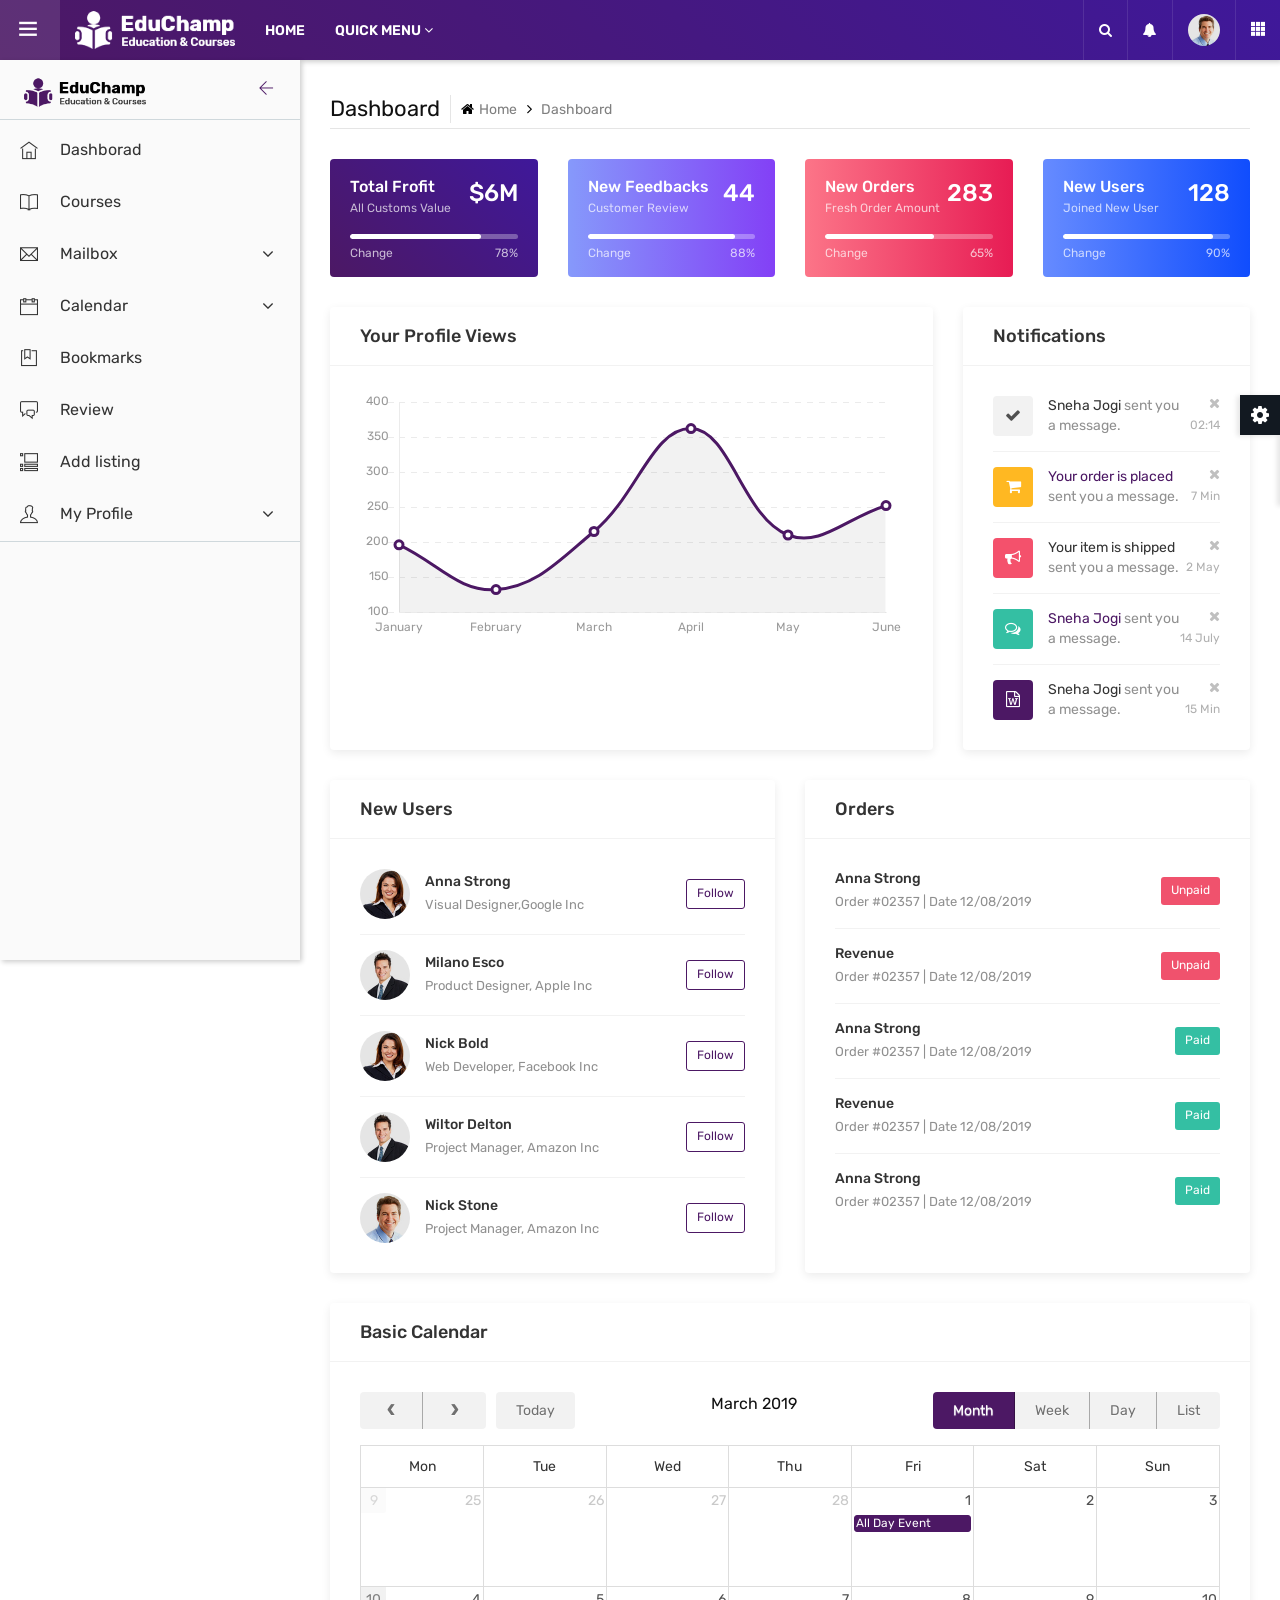
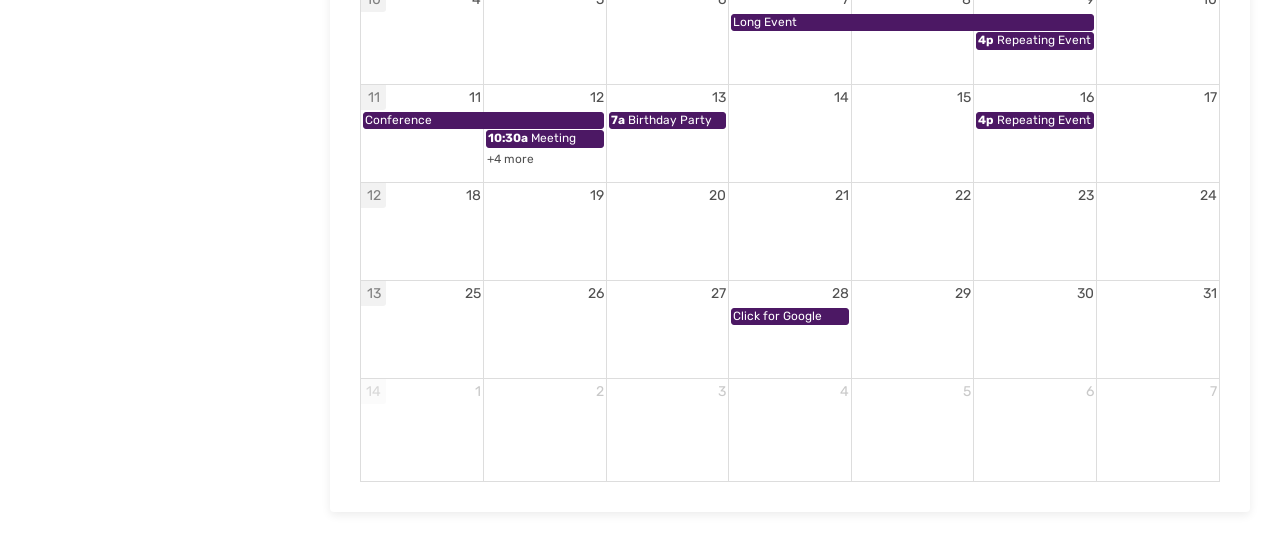
<file: Theme/admin/index.html>
<!DOCTYPE html>
<html lang="en">

<!-- Mirrored from educhamp.themetrades.com/demo/admin/index.html by HTTrack Website Copier/3.x [XR&CO'2014], Fri, 22 Feb 2019 13:08:15 GMT -->

<head>

    <!-- META ============================================= -->
    <meta charset="utf-8">
    <meta http-equiv="X-UA-Compatible" content="IE=edge">
    <meta name="keywords" content="" />
    <meta name="author" content="" />
    <meta name="robots" content="" />

    <!-- DESCRIPTION -->
    <meta name="description" content="EduChamp : Education HTML Template" />

    <!-- OG -->
    <meta property="og:title" content="EduChamp : Education HTML Template" />
    <meta property="og:description" content="EduChamp : Education HTML Template" />
    <meta property="og:image" content="" />
    <meta name="format-detection" content="telephone=no">

    <!-- FAVICONS ICON ============================================= -->
    <link rel="icon" href="../error-404.html" type="image/x-icon" />
    <link rel="shortcut icon" type="image/x-icon" href="assets/images/favicon.png" />

    <!-- PAGE TITLE HERE ============================================= -->
    <title>EduChamp : Education HTML Template </title>

    <!-- MOBILE SPECIFIC ============================================= -->
    <meta name="viewport" content="width=device-width, initial-scale=1">

    <!--[if lt IE 9]>
	<script src="assets/js/html5shiv.min.js"></script>
	<script src="assets/js/respond.min.js"></script>
	<![endif]-->

    <!-- All PLUGINS CSS ============================================= -->
    <link rel="stylesheet" type="text/css" href="assets/css/assets.css">
    <link rel="stylesheet" type="text/css" href="assets/vendors/calendar/fullcalendar.css">

    <!-- TYPOGRAPHY ============================================= -->
    <link rel="stylesheet" type="text/css" href="assets/css/typography.css">

    <!-- SHORTCODES ============================================= -->
    <link rel="stylesheet" type="text/css" href="assets/css/shortcodes/shortcodes.css">

    <!-- STYLESHEETS ============================================= -->
    <link rel="stylesheet" type="text/css" href="assets/css/style.css">
    <link rel="stylesheet" type="text/css" href="assets/css/dashboard.css">
    <link class="skin" rel="stylesheet" type="text/css" href="assets/css/color/color-1.css">

</head>

<body class="ttr-opened-sidebar ttr-pinned-sidebar">

    <!-- header start -->
    <header class="ttr-header">
        <div class="ttr-header-wrapper">
            <!--sidebar menu toggler start -->
            <div class="ttr-toggle-sidebar ttr-material-button">
                <i class="ti-close ttr-open-icon"></i>
                <i class="ti-menu ttr-close-icon"></i>
            </div>
            <!--sidebar menu toggler end -->
            <!--logo start -->
            <div class="ttr-logo-box">
                <div>
                    <a href="index.html" class="ttr-logo">
                        <img class="ttr-logo-mobile" alt="" src="assets/images/logo-mobile.png" width="30" height="30">
                        <img class="ttr-logo-desktop" alt="" src="assets/images/logo-white.png" width="160" height="27">
                    </a>
                </div>
            </div>
            <!--logo end -->
            <div class="ttr-header-menu">
                <!-- header left menu start -->
                <ul class="ttr-header-navigation">
                    <li>
                        <a href="../index.html" class="ttr-material-button ttr-submenu-toggle">HOME</a>
                    </li>
                    <li>
                        <a href="#" class="ttr-material-button ttr-submenu-toggle">QUICK MENU <i class="fa fa-angle-down"></i></a>
                        <div class="ttr-header-submenu">
                            <ul>
                                <li><a href="../courses.html">Our Courses</a></li>
                                <li><a href="../event.html">New Event</a></li>
                                <li><a href="../membership.html">Membership</a></li>
                            </ul>
                        </div>
                    </li>
                </ul>
                <!-- header left menu end -->
            </div>
            <div class="ttr-header-right ttr-with-seperator">
                <!-- header right menu start -->
                <ul class="ttr-header-navigation">
                    <li>
                        <a href="#" class="ttr-material-button ttr-search-toggle"><i class="fa fa-search"></i></a>
                    </li>
                    <li>
                        <a href="#" class="ttr-material-button ttr-submenu-toggle"><i class="fa fa-bell"></i></a>
                        <div class="ttr-header-submenu noti-menu">
                            <div class="ttr-notify-header">
                                <span class="ttr-notify-text-top">9 New</span>
                                <span class="ttr-notify-text">User Notifications</span>
                            </div>
                            <div class="noti-box-list">
                                <ul>
                                    <li>
                                        <span class="notification-icon dashbg-gray">
											<i class="fa fa-check"></i>
										</span>
                                        <span class="notification-text">
											<span>Sneha Jogi</span> sent you a message.
                                        </span>
                                        <span class="notification-time">
											<a href="#" class="fa fa-close"></a>
											<span> 02:14</span>
                                        </span>
                                    </li>
                                    <li>
                                        <span class="notification-icon dashbg-yellow">
											<i class="fa fa-shopping-cart"></i>
										</span>
                                        <span class="notification-text">
											<a href="#">Your order is placed</a> sent you a message.
										</span>
                                        <span class="notification-time">
											<a href="#" class="fa fa-close"></a>
											<span> 7 Min</span>
                                        </span>
                                    </li>
                                    <li>
                                        <span class="notification-icon dashbg-red">
											<i class="fa fa-bullhorn"></i>
										</span>
                                        <span class="notification-text">
											<span>Your item is shipped</span> sent you a message.
                                        </span>
                                        <span class="notification-time">
											<a href="#" class="fa fa-close"></a>
											<span> 2 May</span>
                                        </span>
                                    </li>
                                    <li>
                                        <span class="notification-icon dashbg-green">
											<i class="fa fa-comments-o"></i>
										</span>
                                        <span class="notification-text">
											<a href="#">Sneha Jogi</a> sent you a message.
										</span>
                                        <span class="notification-time">
											<a href="#" class="fa fa-close"></a>
											<span> 14 July</span>
                                        </span>
                                    </li>
                                    <li>
                                        <span class="notification-icon dashbg-primary">
											<i class="fa fa-file-word-o"></i>
										</span>
                                        <span class="notification-text">
											<span>Sneha Jogi</span> sent you a message.
                                        </span>
                                        <span class="notification-time">
											<a href="#" class="fa fa-close"></a>
											<span> 15 Min</span>
                                        </span>
                                    </li>
                                </ul>
                            </div>
                        </div>
                    </li>
                    <li>
                        <a href="#" class="ttr-material-button ttr-submenu-toggle"><span class="ttr-user-avatar"><img alt="" src="assets/images/testimonials/pic3.jpg" width="32" height="32"></span></a>
                        <div class="ttr-header-submenu">
                            <ul>
                                <li><a href="user-profile.html">My profile</a></li>
                                <li><a href="list-view-calendar.html">Activity</a></li>
                                <li><a href="mailbox.html">Messages</a></li>
                                <li><a href="../login.html">Logout</a></li>
                            </ul>
                        </div>
                    </li>
                    <li class="ttr-hide-on-mobile">
                        <a href="#" class="ttr-material-button"><i class="ti-layout-grid3-alt"></i></a>
                        <div class="ttr-header-submenu ttr-extra-menu">
                            <a href="#">
                                <i class="fa fa-music"></i>
                                <span>Musics</span>
                            </a>
                            <a href="#">
                                <i class="fa fa-youtube-play"></i>
                                <span>Videos</span>
                            </a>
                            <a href="#">
                                <i class="fa fa-envelope"></i>
                                <span>Emails</span>
                            </a>
                            <a href="#">
                                <i class="fa fa-book"></i>
                                <span>Reports</span>
                            </a>
                            <a href="#">
                                <i class="fa fa-smile-o"></i>
                                <span>Persons</span>
                            </a>
                            <a href="#">
                                <i class="fa fa-picture-o"></i>
                                <span>Pictures</span>
                            </a>
                        </div>
                    </li>
                </ul>
                <!-- header right menu end -->
            </div>
            <!--header search panel start -->
            <div class="ttr-search-bar">
                <form class="ttr-search-form">
                    <div class="ttr-search-input-wrapper">
                        <input type="text" name="qq" placeholder="search something..." class="ttr-search-input">
                        <button type="submit" name="search" class="ttr-search-submit"><i class="ti-arrow-right"></i></button>
                    </div>
                    <span class="ttr-search-close ttr-search-toggle">
						<i class="ti-close"></i>
					</span>
                </form>
            </div>
            <!--header search panel end -->
        </div>
    </header>
    <!-- header end -->
    <!-- Left sidebar menu start -->
    <div class="ttr-sidebar">
        <div class="ttr-sidebar-wrapper content-scroll">
            <!-- side menu logo start -->
            <div class="ttr-sidebar-logo">
                <a href="#"><img alt="" src="assets/images/logo.png" width="122" height="27"></a>
                <!-- <div class="ttr-sidebar-pin-button" title="Pin/Unpin Menu">
					<i class="material-icons ttr-fixed-icon">gps_fixed</i>
					<i class="material-icons ttr-not-fixed-icon">gps_not_fixed</i>
				</div> -->
                <div class="ttr-sidebar-toggle-button">
                    <i class="ti-arrow-left"></i>
                </div>
            </div>
            <!-- side menu logo end -->
            <!-- sidebar menu start -->
            <nav class="ttr-sidebar-navi">
                <ul>
                    <li>
                        <a href="index.html" class="ttr-material-button">
                            <span class="ttr-icon"><i class="ti-home"></i></span>
                            <span class="ttr-label">Dashborad</span>
                        </a>
                    </li>
                    <li>
                        <a href="courses.html" class="ttr-material-button">
                            <span class="ttr-icon"><i class="ti-book"></i></span>
                            <span class="ttr-label">Courses</span>
                        </a>
                    </li>
                    <li>
                        <a href="#" class="ttr-material-button">
                            <span class="ttr-icon"><i class="ti-email"></i></span>
                            <span class="ttr-label">Mailbox</span>
                            <span class="ttr-arrow-icon"><i class="fa fa-angle-down"></i></span>
                        </a>
                        <ul>
                            <li>
                                <a href="mailbox.html" class="ttr-material-button"><span class="ttr-label">Mail Box</span></a>
                            </li>
                            <li>
                                <a href="mailbox-compose.html" class="ttr-material-button"><span class="ttr-label">Compose</span></a>
                            </li>
                            <li>
                                <a href="mailbox-read.html" class="ttr-material-button"><span class="ttr-label">Mail Read</span></a>
                            </li>
                        </ul>
                    </li>
                    <li>
                        <a href="#" class="ttr-material-button">
                            <span class="ttr-icon"><i class="ti-calendar"></i></span>
                            <span class="ttr-label">Calendar</span>
                            <span class="ttr-arrow-icon"><i class="fa fa-angle-down"></i></span>
                        </a>
                        <ul>
                            <li>
                                <a href="basic-calendar.html" class="ttr-material-button"><span class="ttr-label">Basic Calendar</span></a>
                            </li>
                            <li>
                                <a href="list-view-calendar.html" class="ttr-material-button"><span class="ttr-label">List View</span></a>
                            </li>
                        </ul>
                    </li>
                    <li>
                        <a href="bookmark.html" class="ttr-material-button">
                            <span class="ttr-icon"><i class="ti-bookmark-alt"></i></span>
                            <span class="ttr-label">Bookmarks</span>
                        </a>
                    </li>
                    <li>
                        <a href="review.html" class="ttr-material-button">
                            <span class="ttr-icon"><i class="ti-comments"></i></span>
                            <span class="ttr-label">Review</span>
                        </a>
                    </li>
                    <li>
                        <a href="add-listing.html" class="ttr-material-button">
                            <span class="ttr-icon"><i class="ti-layout-accordion-list"></i></span>
                            <span class="ttr-label">Add listing</span>
                        </a>
                    </li>
                    <li>
                        <a href="#" class="ttr-material-button">
                            <span class="ttr-icon"><i class="ti-user"></i></span>
                            <span class="ttr-label">My Profile</span>
                            <span class="ttr-arrow-icon"><i class="fa fa-angle-down"></i></span>
                        </a>
                        <ul>
                            <li>
                                <a href="user-profile.html" class="ttr-material-button"><span class="ttr-label">User Profile</span></a>
                            </li>
                            <li>
                                <a href="teacher-profile.html" class="ttr-material-button"><span class="ttr-label">Teacher Profile</span></a>
                            </li>
                        </ul>
                    </li>
                    <li class="ttr-seperate"></li>
                </ul>
                <!-- sidebar menu end -->
            </nav>
            <!-- sidebar menu end -->
        </div>
    </div>
    <!-- Left sidebar menu end -->

    <!--Main container start -->
    <main class="ttr-wrapper">
        <div class="container-fluid">
            <div class="db-breadcrumb">
                <h4 class="breadcrumb-title">Dashboard</h4>
                <ul class="db-breadcrumb-list">
                    <li><a href="#"><i class="fa fa-home"></i>Home</a></li>
                    <li>Dashboard</li>
                </ul>
            </div>
            <!-- Card -->
            <div class="row">
                <div class="col-md-6 col-lg-3 col-xl-3 col-sm-6 col-12">
                    <div class="widget-card widget-bg1">
                        <div class="wc-item">
                            <h4 class="wc-title">
                                Total Frofit
                            </h4>
                            <span class="wc-des">
								All Customs Value
							</span>
                            <span class="wc-stats">
								$<span class="counter">18</span>M
                            </span>
                            <div class="progress wc-progress">
                                <div class="progress-bar" role="progressbar" style="width: 78%;" aria-valuenow="50" aria-valuemin="0" aria-valuemax="100"></div>
                            </div>
                            <span class="wc-progress-bx">
								<span class="wc-change">
									Change
								</span>
                            <span class="wc-number ml-auto">
									78%
								</span>
                            </span>
                        </div>
                    </div>
                </div>
                <div class="col-md-6 col-lg-3 col-xl-3 col-sm-6 col-12">
                    <div class="widget-card widget-bg2">
                        <div class="wc-item">
                            <h4 class="wc-title">
                                New Feedbacks
                            </h4>
                            <span class="wc-des">
								Customer Review
							</span>
                            <span class="wc-stats counter">
								120 
							</span>
                            <div class="progress wc-progress">
                                <div class="progress-bar" role="progressbar" style="width: 88%;" aria-valuenow="50" aria-valuemin="0" aria-valuemax="100"></div>
                            </div>
                            <span class="wc-progress-bx">
								<span class="wc-change">
									Change
								</span>
                            <span class="wc-number ml-auto">
									88%
								</span>
                            </span>
                        </div>
                    </div>
                </div>
                <div class="col-md-6 col-lg-3 col-xl-3 col-sm-6 col-12">
                    <div class="widget-card widget-bg3">
                        <div class="wc-item">
                            <h4 class="wc-title">
                                New Orders
                            </h4>
                            <span class="wc-des">
								Fresh Order Amount 
							</span>
                            <span class="wc-stats counter">
								772 
							</span>
                            <div class="progress wc-progress">
                                <div class="progress-bar" role="progressbar" style="width: 65%;" aria-valuenow="50" aria-valuemin="0" aria-valuemax="100"></div>
                            </div>
                            <span class="wc-progress-bx">
								<span class="wc-change">
									Change
								</span>
                            <span class="wc-number ml-auto">
									65%
								</span>
                            </span>
                        </div>
                    </div>
                </div>
                <div class="col-md-6 col-lg-3 col-xl-3 col-sm-6 col-12">
                    <div class="widget-card widget-bg4">
                        <div class="wc-item">
                            <h4 class="wc-title">
                                New Users
                            </h4>
                            <span class="wc-des">
								Joined New User
							</span>
                            <span class="wc-stats counter">
								350 
							</span>
                            <div class="progress wc-progress">
                                <div class="progress-bar" role="progressbar" style="width: 90%;" aria-valuenow="50" aria-valuemin="0" aria-valuemax="100"></div>
                            </div>
                            <span class="wc-progress-bx">
								<span class="wc-change">
									Change
								</span>
                            <span class="wc-number ml-auto">
									90%
								</span>
                            </span>
                        </div>
                    </div>
                </div>
            </div>
            <!-- Card END -->
            <div class="row">
                <!-- Your Profile Views Chart -->
                <div class="col-lg-8 m-b30">
                    <div class="widget-box">
                        <div class="wc-title">
                            <h4>Your Profile Views</h4>
                        </div>
                        <div class="widget-inner">
                            <canvas id="chart" width="100" height="45"></canvas>
                        </div>
                    </div>
                </div>
                <!-- Your Profile Views Chart END-->
                <div class="col-lg-4 m-b30">
                    <div class="widget-box">
                        <div class="wc-title">
                            <h4>Notifications</h4>
                        </div>
                        <div class="widget-inner">
                            <div class="noti-box-list">
                                <ul>
                                    <li>
                                        <span class="notification-icon dashbg-gray">
											<i class="fa fa-check"></i>
										</span>
                                        <span class="notification-text">
											<span>Sneha Jogi</span> sent you a message.
                                        </span>
                                        <span class="notification-time">
											<a href="#" class="fa fa-close"></a>
											<span> 02:14</span>
                                        </span>
                                    </li>
                                    <li>
                                        <span class="notification-icon dashbg-yellow">
											<i class="fa fa-shopping-cart"></i>
										</span>
                                        <span class="notification-text">
											<a href="#">Your order is placed</a> sent you a message.
										</span>
                                        <span class="notification-time">
											<a href="#" class="fa fa-close"></a>
											<span> 7 Min</span>
                                        </span>
                                    </li>
                                    <li>
                                        <span class="notification-icon dashbg-red">
											<i class="fa fa-bullhorn"></i>
										</span>
                                        <span class="notification-text">
											<span>Your item is shipped</span> sent you a message.
                                        </span>
                                        <span class="notification-time">
											<a href="#" class="fa fa-close"></a>
											<span> 2 May</span>
                                        </span>
                                    </li>
                                    <li>
                                        <span class="notification-icon dashbg-green">
											<i class="fa fa-comments-o"></i>
										</span>
                                        <span class="notification-text">
											<a href="#">Sneha Jogi</a> sent you a message.
										</span>
                                        <span class="notification-time">
											<a href="#" class="fa fa-close"></a>
											<span> 14 July</span>
                                        </span>
                                    </li>
                                    <li>
                                        <span class="notification-icon dashbg-primary">
											<i class="fa fa-file-word-o"></i>
										</span>
                                        <span class="notification-text">
											<span>Sneha Jogi</span> sent you a message.
                                        </span>
                                        <span class="notification-time">
											<a href="#" class="fa fa-close"></a>
											<span> 15 Min</span>
                                        </span>
                                    </li>
                                </ul>
                            </div>
                        </div>
                    </div>
                </div>
                <div class="col-lg-6 m-b30">
                    <div class="widget-box">
                        <div class="wc-title">
                            <h4>New Users</h4>
                        </div>
                        <div class="widget-inner">
                            <div class="new-user-list">
                                <ul>
                                    <li>
                                        <span class="new-users-pic">
											<img src="assets/images/testimonials/pic1.jpg" alt=""/>
										</span>
                                        <span class="new-users-text">
											<a href="#" class="new-users-name">Anna Strong </a>
											<span class="new-users-info">Visual Designer,Google Inc </span>
                                        </span>
                                        <span class="new-users-btn">
											<a href="#" class="btn button-sm outline">Follow</a>
										</span>
                                    </li>
                                    <li>
                                        <span class="new-users-pic">
											<img src="assets/images/testimonials/pic2.jpg" alt=""/>
										</span>
                                        <span class="new-users-text">
											<a href="#" class="new-users-name"> Milano Esco </a>
											<span class="new-users-info">Product Designer, Apple Inc </span>
                                        </span>
                                        <span class="new-users-btn">
											<a href="#" class="btn button-sm outline">Follow</a>
										</span>
                                    </li>
                                    <li>
                                        <span class="new-users-pic">
											<img src="assets/images/testimonials/pic1.jpg" alt=""/>
										</span>
                                        <span class="new-users-text">
											<a href="#" class="new-users-name">Nick Bold  </a>
											<span class="new-users-info">Web Developer, Facebook Inc </span>
                                        </span>
                                        <span class="new-users-btn">
											<a href="#" class="btn button-sm outline">Follow</a>
										</span>
                                    </li>
                                    <li>
                                        <span class="new-users-pic">
											<img src="assets/images/testimonials/pic2.jpg" alt=""/>
										</span>
                                        <span class="new-users-text">
											<a href="#" class="new-users-name">Wiltor Delton </a>
											<span class="new-users-info">Project Manager, Amazon Inc </span>
                                        </span>
                                        <span class="new-users-btn">
											<a href="#" class="btn button-sm outline">Follow</a>
										</span>
                                    </li>
                                    <li>
                                        <span class="new-users-pic">
											<img src="assets/images/testimonials/pic3.jpg" alt=""/>
										</span>
                                        <span class="new-users-text">
											<a href="#" class="new-users-name">Nick Stone </a>
											<span class="new-users-info">Project Manager, Amazon Inc  </span>
                                        </span>
                                        <span class="new-users-btn">
											<a href="#" class="btn button-sm outline">Follow</a>
										</span>
                                    </li>
                                </ul>
                            </div>
                        </div>
                    </div>
                </div>
                <div class="col-lg-6 m-b30">
                    <div class="widget-box">
                        <div class="wc-title">
                            <h4>Orders</h4>
                        </div>
                        <div class="widget-inner">
                            <div class="orders-list">
                                <ul>
                                    <li>
                                        <span class="orders-title">
											<a href="#" class="orders-title-name">Anna Strong </a>
											<span class="orders-info">Order #02357 | Date 12/08/2019</span>
                                        </span>
                                        <span class="orders-btn">
											<a href="#" class="btn button-sm red">Unpaid</a>
										</span>
                                    </li>
                                    <li>
                                        <span class="orders-title">
											<a href="#" class="orders-title-name">Revenue</a>
											<span class="orders-info">Order #02357 | Date 12/08/2019</span>
                                        </span>
                                        <span class="orders-btn">
											<a href="#" class="btn button-sm red">Unpaid</a>
										</span>
                                    </li>
                                    <li>
                                        <span class="orders-title">
											<a href="#" class="orders-title-name">Anna Strong </a>
											<span class="orders-info">Order #02357 | Date 12/08/2019</span>
                                        </span>
                                        <span class="orders-btn">
											<a href="#" class="btn button-sm green">Paid</a>
										</span>
                                    </li>
                                    <li>
                                        <span class="orders-title">
											<a href="#" class="orders-title-name">Revenue</a>
											<span class="orders-info">Order #02357 | Date 12/08/2019</span>
                                        </span>
                                        <span class="orders-btn">
											<a href="#" class="btn button-sm green">Paid</a>
										</span>
                                    </li>
                                    <li>
                                        <span class="orders-title">
											<a href="#" class="orders-title-name">Anna Strong </a>
											<span class="orders-info">Order #02357 | Date 12/08/2019</span>
                                        </span>
                                        <span class="orders-btn">
											<a href="#" class="btn button-sm green">Paid</a>
										</span>
                                    </li>
                                </ul>
                            </div>
                        </div>
                    </div>
                </div>
                <div class="col-lg-12 m-b30">
                    <div class="widget-box">
                        <div class="wc-title">
                            <h4>Basic Calendar</h4>
                        </div>
                        <div class="widget-inner">
                            <div id="calendar"></div>
                        </div>
                    </div>
                </div>
            </div>
        </div>
    </main>
    <div class="ttr-overlay"></div>

    <!-- External JavaScripts -->
    <script src="assets/js/jquery.min.js"></script>
    <script src="assets/vendors/bootstrap/js/popper.min.js"></script>
    <script src="assets/vendors/bootstrap/js/bootstrap.min.js"></script>
    <script src="assets/vendors/bootstrap-select/bootstrap-select.min.js"></script>
    <script src="assets/vendors/bootstrap-touchspin/jquery.bootstrap-touchspin.js"></script>
    <script src="assets/vendors/magnific-popup/magnific-popup.js"></script>
    <script src="assets/vendors/counter/waypoints-min.js"></script>
    <script src="assets/vendors/counter/counterup.min.js"></script>
    <script src="assets/vendors/imagesloaded/imagesloaded.js"></script>
    <script src="assets/vendors/masonry/masonry.js"></script>
    <script src="assets/vendors/masonry/filter.js"></script>
    <script src="assets/vendors/owl-carousel/owl.carousel.js"></script>
    <script src='assets/vendors/scroll/scrollbar.min.js'></script>
    <script src="assets/js/functions.js"></script>
    <script src="assets/vendors/chart/chart.min.js"></script>
    <script src="assets/js/admin.js"></script>
    <script src='assets/vendors/calendar/moment.min.js'></script>
    <script src='assets/vendors/calendar/fullcalendar.js'></script>
    <script src='assets/vendors/switcher/switcher.js'></script>
    <script>
        $(document).ready(function() {

            $('#calendar').fullCalendar({
                header: {
                    left: 'prev,next today',
                    center: 'title',
                    right: 'month,agendaWeek,agendaDay,listWeek'
                },
                defaultDate: '2019-03-12',
                navLinks: true, // can click day/week names to navigate views

                weekNumbers: true,
                weekNumbersWithinDays: true,
                weekNumberCalculation: 'ISO',

                editable: true,
                eventLimit: true, // allow "more" link when too many events
                events: [{
                    title: 'All Day Event',
                    start: '2019-03-01'
                }, {
                    title: 'Long Event',
                    start: '2019-03-07',
                    end: '2019-03-10'
                }, {
                    id: 999,
                    title: 'Repeating Event',
                    start: '2019-03-09T16:00:00'
                }, {
                    id: 999,
                    title: 'Repeating Event',
                    start: '2019-03-16T16:00:00'
                }, {
                    title: 'Conference',
                    start: '2019-03-11',
                    end: '2019-03-13'
                }, {
                    title: 'Meeting',
                    start: '2019-03-12T10:30:00',
                    end: '2019-03-12T12:30:00'
                }, {
                    title: 'Lunch',
                    start: '2019-03-12T12:00:00'
                }, {
                    title: 'Meeting',
                    start: '2019-03-12T14:30:00'
                }, {
                    title: 'Happy Hour',
                    start: '2019-03-12T17:30:00'
                }, {
                    title: 'Dinner',
                    start: '2019-03-12T20:00:00'
                }, {
                    title: 'Birthday Party',
                    start: '2019-03-13T07:00:00'
                }, {
                    title: 'Click for Google',
                    url: 'http://google.com/',
                    start: '2019-03-28'
                }]
            });

        });
    </script>
</body>

<!-- Mirrored from educhamp.themetrades.com/demo/admin/index.html by HTTrack Website Copier/3.x [XR&CO'2014], Fri, 22 Feb 2019 13:09:05 GMT -->

</html>
</file>
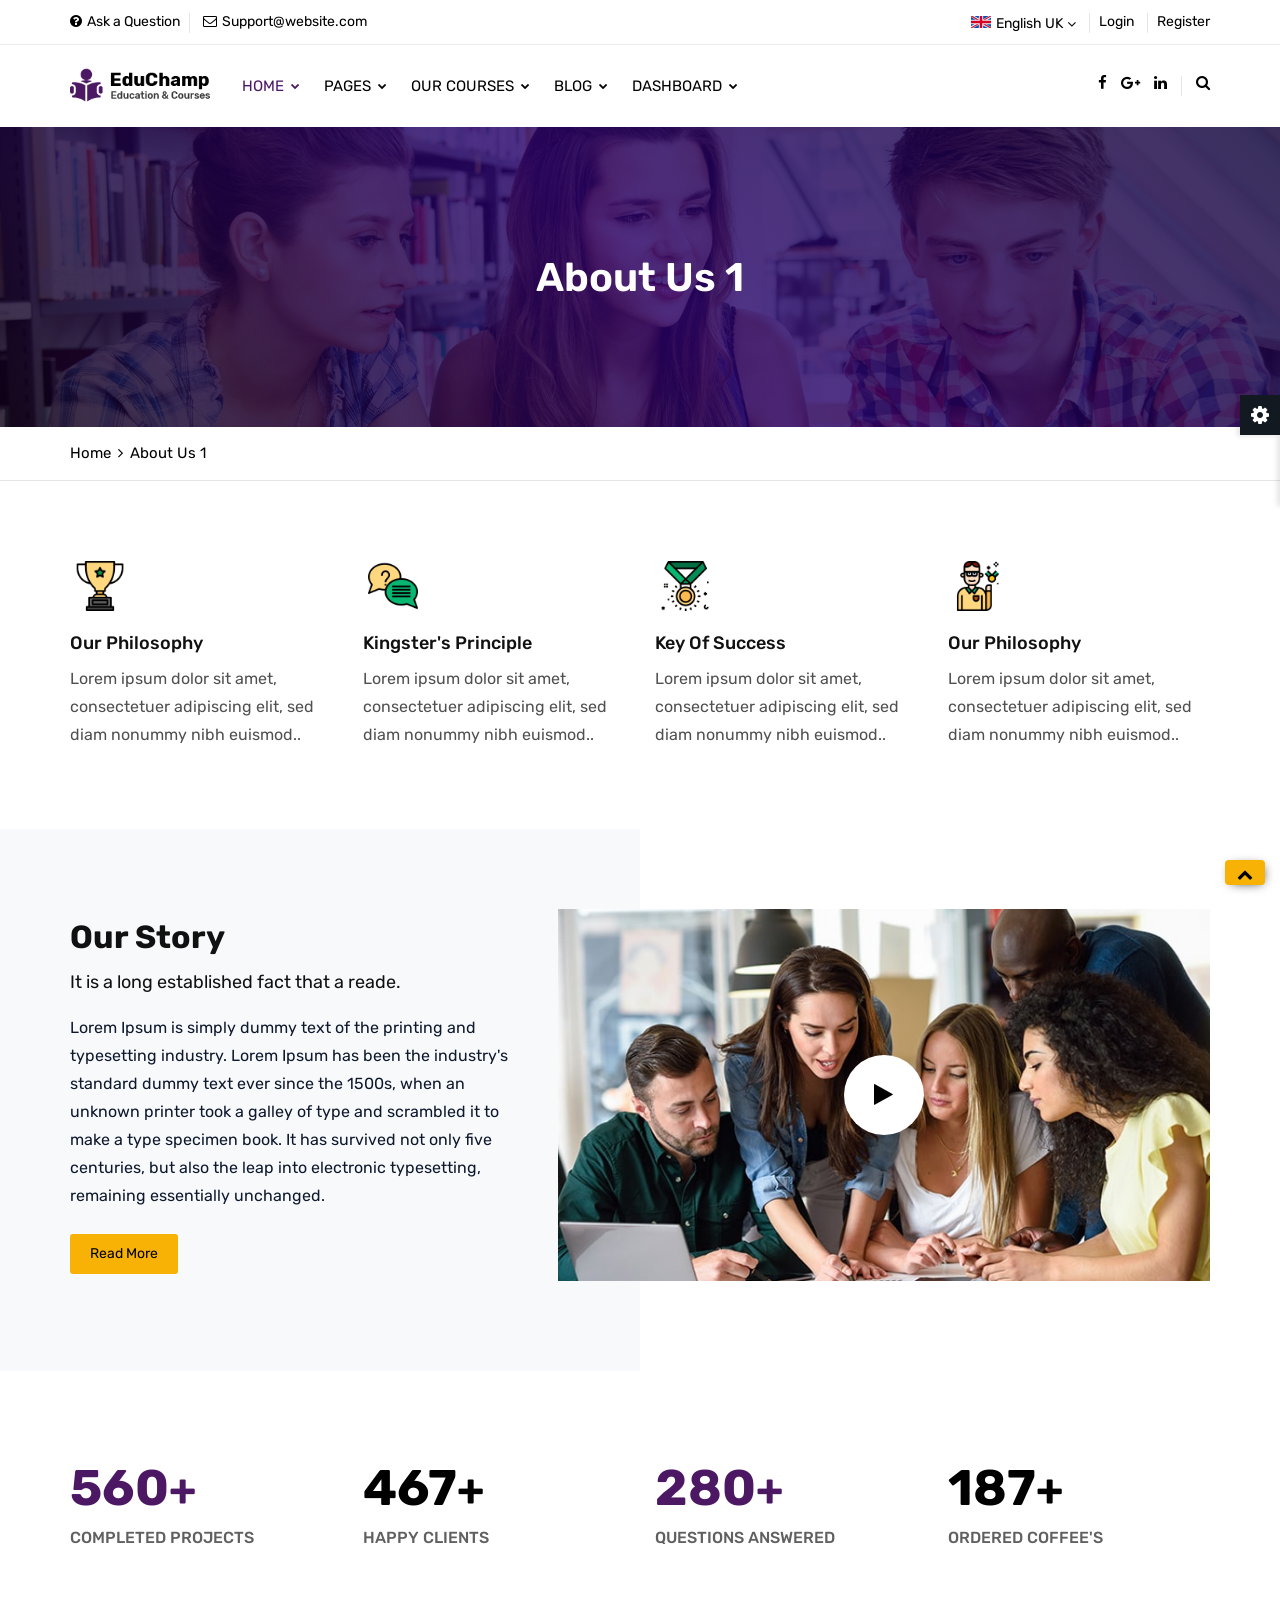
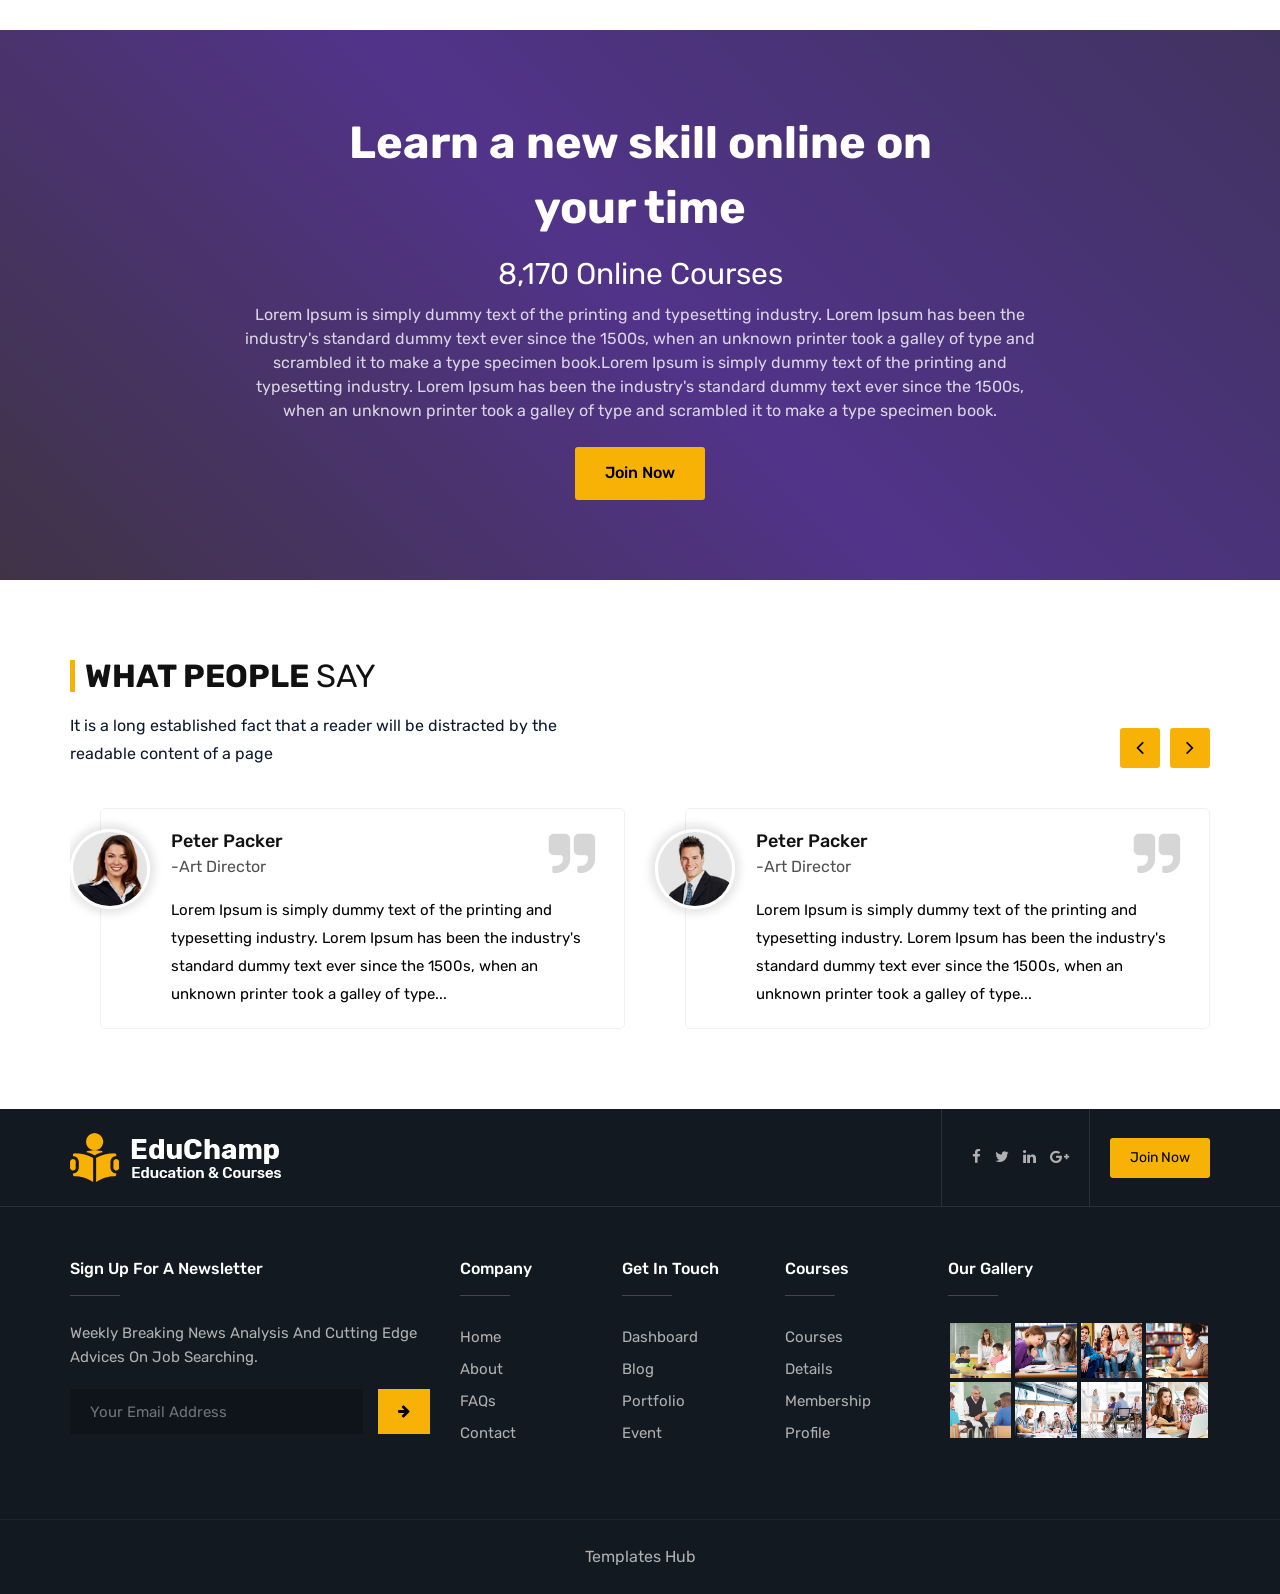
<file: Theme/about-1.html>
<!DOCTYPE html>
<html lang="en">

<head>

	<!-- META ============================================= -->
	<meta charset="utf-8">
	<meta http-equiv="X-UA-Compatible" content="IE=edge">
	<meta name="keywords" content="" />
	<meta name="author" content="" />
	<meta name="robots" content="" />
	
	<!-- DESCRIPTION -->
	<meta name="description" content="EduChamp : Education HTML Template" />
	
	<!-- OG -->
	<meta property="og:title" content="EduChamp : Education HTML Template" />
	<meta property="og:description" content="EduChamp : Education HTML Template" />
	<meta property="og:image" content="" />
	<meta name="format-detection" content="telephone=no">
	
	<!-- FAVICONS ICON ============================================= -->
	<link rel="icon" href="assets/images/favicon.ico" type="image/x-icon" />
	<link rel="shortcut icon" type="image/x-icon" href="assets/images/favicon.png" />
	
	<!-- PAGE TITLE HERE ============================================= -->
	<title>EduChamp : Education HTML Template </title>
	
	<!-- MOBILE SPECIFIC ============================================= -->
	<meta name="viewport" content="width=device-width, initial-scale=1">
	
	<!--[if lt IE 9]>
	<script src="assets/js/html5shiv.min.js"></script>
	<script src="assets/js/respond.min.js"></script>
	<![endif]-->
	
	<!-- All PLUGINS CSS ============================================= -->
	<link rel="stylesheet" type="text/css" href="assets/css/assets.css">
	
	<!-- TYPOGRAPHY ============================================= -->
	<link rel="stylesheet" type="text/css" href="assets/css/typography.css">
	
	<!-- SHORTCODES ============================================= -->
	<link rel="stylesheet" type="text/css" href="assets/css/shortcodes/shortcodes.css">
	
	<!-- STYLESHEETS ============================================= -->
	<link rel="stylesheet" type="text/css" href="assets/css/style.css">
	<link class="skin" rel="stylesheet" type="text/css" href="assets/css/color/color-1.css">
	
</head>
<body id="bg">
<div class="page-wraper">
	<div id="loading-icon-bx"></div>
	<!-- Header Top ==== -->
    <header class="header rs-nav">
		<div class="top-bar">
			<div class="container">
				<div class="row d-flex justify-content-between">
					<div class="topbar-left">
						<ul>
							<li><a href="faq-1.html"><i class="fa fa-question-circle"></i>Ask a Question</a></li>
							<li><a href="javascript:;"><i class="fa fa-envelope-o"></i>Support@website.com</a></li>
						</ul>
					</div>
					<div class="topbar-right">
						<ul>
							<li>
								<select class="header-lang-bx">
									<option data-icon="flag flag-uk">English UK</option>
									<option data-icon="flag flag-us">English US</option>
								</select>
							</li>
							<li><a href="login.html">Login</a></li>
							<li><a href="register.html">Register</a></li>
						</ul>
					</div>
				</div>
			</div>
		</div>
		<div class="sticky-header navbar-expand-lg">
            <div class="menu-bar clearfix">
                <div class="container clearfix">
					<!-- Header Logo ==== -->
					<div class="menu-logo">
						<a href="index.html"><img src="assets/images/logo.png" alt=""></a>
					</div>
					<!-- Mobile Nav Button ==== -->
                    <button class="navbar-toggler collapsed menuicon justify-content-end" type="button" data-toggle="collapse" data-target="#menuDropdown" aria-controls="menuDropdown" aria-expanded="false" aria-label="Toggle navigation">
						<span></span>
						<span></span>
						<span></span>
					</button>
					<!-- Author Nav ==== -->
                    <div class="secondary-menu">
                        <div class="secondary-inner">
                            <ul>
								<li><a href="javascript:;" class="btn-link"><i class="fa fa-facebook"></i></a></li>
								<li><a href="javascript:;" class="btn-link"><i class="fa fa-google-plus"></i></a></li>
								<li><a href="javascript:;" class="btn-link"><i class="fa fa-linkedin"></i></a></li>
								<!-- Search Button ==== -->
								<li class="search-btn"><button id="quik-search-btn" type="button" class="btn-link"><i class="fa fa-search"></i></button></li>
							</ul>
						</div>
                    </div>
					<!-- Search Box ==== -->
                    <div class="nav-search-bar">
                        <form action="#">
                            <input name="search" value="" type="text" class="form-control" placeholder="Type to search">
                            <span><i class="ti-search"></i></span>
                        </form>
						<span id="search-remove"><i class="ti-close"></i></span>
                    </div>
					<!-- Navigation Menu ==== -->
                    <div class="menu-links navbar-collapse collapse justify-content-start" id="menuDropdown">
						<div class="menu-logo">
							<a href="index.html"><img src="assets/images/logo.png" alt=""></a>
						</div>
                        <ul class="nav navbar-nav">	
							<li class="active"><a href="javascript:;">Home <i class="fa fa-chevron-down"></i></a>
								<ul class="sub-menu">
									<li><a href="index.html">Home 1</a></li>
									<li><a href="index-2.html">Home 2</a></li>
								</ul>
							</li>
							<li><a href="javascript:;">Pages <i class="fa fa-chevron-down"></i></a>
								<ul class="sub-menu">
									<li><a href="javascript:;">About<i class="fa fa-angle-right"></i></a>
										<ul class="sub-menu">
											<li><a href="about-1.html">About 1</a></li>
											<li><a href="about-2.html">About 2</a></li>
										</ul>
									</li>
									<li><a href="javascript:;">Event<i class="fa fa-angle-right"></i></a>
										<ul class="sub-menu">
											<li><a href="event.html">Event</a></li>
											<li><a href="events-details.html">Events Details</a></li>
										</ul>
									</li>
									<li><a href="javascript:;">FAQ's<i class="fa fa-angle-right"></i></a>
										<ul class="sub-menu">
											<li><a href="faq-1.html">FAQ's 1</a></li>
											<li><a href="faq-2.html">FAQ's 2</a></li>
										</ul>
									</li>
									<li><a href="javascript:;">Contact Us<i class="fa fa-angle-right"></i></a>
										<ul class="sub-menu">
											<li><a href="contact-1.html">Contact Us 1</a></li>
											<li><a href="contact-2.html">Contact Us 2</a></li>
										</ul>
									</li>
									<li><a href="portfolio.html">Portfolio</a></li>
									<li><a href="profile.html">Profile</a></li>
									<li><a href="membership.html">Membership</a></li>
									<li><a href="error-404.html">404 Page</a></li>
								</ul>
							</li>
							<li class="add-mega-menu"><a href="javascript:;">Our Courses <i class="fa fa-chevron-down"></i></a>
								<ul class="sub-menu add-menu">
									<li class="add-menu-left">
										<h5 class="menu-adv-title">Our Courses</h5>
										<ul>
											<li><a href="courses.html">Courses </a></li>
											<li><a href="courses-details.html">Courses Details</a></li>
											<li><a href="profile.html">Instructor Profile</a></li>
											<li><a href="event.html">Upcoming Event</a></li>
											<li><a href="membership.html">Membership</a></li>
										</ul>
									</li>
									<li class="add-menu-right">
										<img src="assets/images/adv/adv.jpg" alt=""/>
									</li>
								</ul>
							</li>
							<li><a href="javascript:;">Blog <i class="fa fa-chevron-down"></i></a>
								<ul class="sub-menu">
									<li><a href="blog-classic-grid.html">Blog Classic</a></li>
									<li><a href="blog-classic-sidebar.html">Blog Classic Sidebar</a></li>
									<li><a href="blog-list-sidebar.html">Blog List Sidebar</a></li>
									<li><a href="blog-standard-sidebar.html">Blog Standard Sidebar</a></li>
									<li><a href="blog-details.html">Blog Details</a></li>
								</ul>
							</li>
							<li class="nav-dashboard"><a href="javascript:;">Dashboard <i class="fa fa-chevron-down"></i></a>
								<ul class="sub-menu">
									<li><a href="admin/index.html">Dashboard</a></li>
									<li><a href="admin/add-listing.html">Add Listing</a></li>
									<li><a href="admin/bookmark.html">Bookmark</a></li>
									<li><a href="admin/courses.html">Courses</a></li>
									<li><a href="admin/review.html">Review</a></li>
									<li><a href="admin/teacher-profile.html">Teacher Profile</a></li>
									<li><a href="admin/user-profile.html">User Profile</a></li>
									<li><a href="javascript:;">Calendar<i class="fa fa-angle-right"></i></a>
										<ul class="sub-menu">
											<li><a href="admin/basic-calendar.html">Basic Calendar</a></li>
											<li><a href="admin/list-view-calendar.html">List View Calendar</a></li>
										</ul>
									</li>
									<li><a href="javascript:;">Mailbox<i class="fa fa-angle-right"></i></a>
										<ul class="sub-menu">
											<li><a href="admin/mailbox.html">Mailbox</a></li>
											<li><a href="admin/mailbox-compose.html">Compose</a></li>
											<li><a href="admin/mailbox-read.html">Mail Read</a></li>
										</ul>
									</li>
								</ul>
							</li>
						</ul>
						<div class="nav-social-link">
							<a href="javascript:;"><i class="fa fa-facebook"></i></a>
							<a href="javascript:;"><i class="fa fa-google-plus"></i></a>
							<a href="javascript:;"><i class="fa fa-linkedin"></i></a>
						</div>
                    </div>
					<!-- Navigation Menu END ==== -->
                </div>
            </div>
        </div>
    </header>
    <!-- header END ==== -->
    <!-- Inner Content Box ==== -->
    <div class="page-content">
        <!-- Page Heading Box ==== -->
        <div class="page-banner ovbl-dark" style="background-image:url(assets/images/banner/banner2.jpg);">
            <div class="container">
                <div class="page-banner-entry">
                    <h1 class="text-white">About Us 1</h1>
				 </div>
            </div>
        </div>
		<div class="breadcrumb-row">
			<div class="container">
				<ul class="list-inline">
					<li><a href="#">Home</a></li>
					<li>About Us 1</li>
				</ul>
			</div>
		</div>
		<!-- Page Heading Box END ==== -->
		<!-- Page Content Box ==== -->
		<div class="content-block">
            <!-- About Us ==== -->
			<div class="section-area section-sp1">
                <div class="container">
					 <div class="row">
						<div class="col-lg-3 col-md-6 col-sm-6 m-b30">
							<div class="feature-container">
								<div class="feature-md text-white m-b20">
									<a href="#" class="icon-cell"><img src="assets/images/icon/icon1.png" alt=""/></a> 
								</div>
								<div class="icon-content">
									<h5 class="ttr-tilte">Our Philosophy</h5>
									<p>Lorem ipsum dolor sit amet, consectetuer adipiscing elit, sed diam nonummy nibh euismod..</p>
								</div>
							</div>
						</div>
						<div class="col-lg-3 col-md-6 col-sm-6 m-b30">
							<div class="feature-container">
								<div class="feature-md text-white m-b20">
									<a href="#" class="icon-cell"><img src="assets/images/icon/icon2.png" alt=""/></a> 
								</div>
								<div class="icon-content">
									<h5 class="ttr-tilte">Kingster's Principle</h5>
									<p>Lorem ipsum dolor sit amet, consectetuer adipiscing elit, sed diam nonummy nibh euismod..</p>
								</div>
							</div>
						</div>
						<div class="col-lg-3 col-md-6 col-sm-6 m-b30">
							<div class="feature-container">
								<div class="feature-md text-white m-b20">
									<a href="#" class="icon-cell"><img src="assets/images/icon/icon3.png" alt=""/></a> 
								</div>
								<div class="icon-content">
									<h5 class="ttr-tilte">Key Of Success</h5>
									<p>Lorem ipsum dolor sit amet, consectetuer adipiscing elit, sed diam nonummy nibh euismod..</p>
								</div>
							</div>
						</div>
						<div class="col-lg-3 col-md-6 col-sm-6 m-b30">
							<div class="feature-container">
								<div class="feature-md text-white m-b20">
									<a href="#" class="icon-cell"><img src="assets/images/icon/icon4.png" alt=""/></a> 
								</div>
								<div class="icon-content">
									<h5 class="ttr-tilte">Our Philosophy</h5>
									<p>Lorem ipsum dolor sit amet, consectetuer adipiscing elit, sed diam nonummy nibh euismod..</p>
								</div>
							</div>
						</div>
					</div>
				</div>
            </div>
			<!-- About Us END ==== -->
            <!-- Our Story ==== -->
			<div class="section-area bg-gray section-sp1 our-story">
				<div class="container">
					<div class="row align-items-center d-flex">
						<div class="col-lg-5 col-md-12 heading-bx">
							<h2 class="m-b10">Our Story</h2>
							<h5 class="fw4">It is a long established fact that a reade.</h5>
							<p>Lorem Ipsum is simply dummy text of the printing and typesetting industry. Lorem Ipsum has been the industry's standard dummy text ever since the 1500s, when an unknown printer took a galley of type and scrambled it to make a type specimen book. It has survived not only five centuries, but also the leap into electronic typesetting, remaining essentially unchanged.</p>
							<a href="#" class="btn">Read More</a>
						</div>
						<div class="col-lg-7 col-md-12 heading-bx p-lr">
							<div class="video-bx">
								<img src="assets/images/about/pic1.jpg" alt=""/>
								<a href="https://www.youtube.com/watch?v=x_sJzVe9P_8" class="popup-youtube video"><i class="fa fa-play"></i></a>
							</div>
						</div>
					</div>
				</div>
			</div>
			<!-- Our Story END ==== -->
			<!-- Our Status ==== -->
			<div class="section-area content-inner section-sp1">
                <div class="container">
                    <div class="section-content">
                         <div class="row">
                            <div class="col-lg-3 col-md-6 col-sm-6 col-6 m-b30">
                                <div class="counter-style-1">
                                    <div class="text-primary">
										<span class="counter">3000</span><span>+</span>
									</div>
									<span class="counter-text">Completed Projects</span>
                                </div>
                            </div>
                            <div class="col-lg-3 col-md-6 col-sm-6 col-6 m-b30">
                                <div class="counter-style-1">
									<div class="text-black">
										<span class="counter">2500</span><span>+</span>
									</div>
									<span class="counter-text">Happy Clients</span>
								</div>
                            </div>
                            <div class="col-lg-3 col-md-6 col-sm-6 col-6 m-b30">
                                <div class="counter-style-1">
									<div class="text-primary">
										<span class="counter">1500</span><span>+</span>
									</div>
									<span class="counter-text">Questions Answered</span>
								</div>
                            </div>
                            <div class="col-lg-3 col-md-6 col-sm-6 col-6 m-b30">
                                <div class="counter-style-1">
									<div class="text-black">
										<span class="counter">1000</span><span>+</span>
									</div>
									<span class="counter-text">Ordered Coffee's</span>
								</div>
                            </div>
                        </div>
                    </div>
                </div>
            </div>
			<!-- Our Status END ==== -->
			<!-- About Content ==== -->
			<div class="section-area section-sp2 bg-fix ovbl-dark join-bx text-center" style="background-image:url(assets/images/background/bg1.jpg);">
                <div class="container">
					<div class="row">
						<div class="col-md-12">
							<div class="join-content-bx text-white">
								<h2>Learn a new skill online on <br/> your time</h2>
								<h4><span class="counter">57,000 </span> Online Courses</h4>
								<p>Lorem Ipsum is simply dummy text of the printing and typesetting industry. Lorem Ipsum has been the industry's standard dummy text ever since the 1500s, when an unknown printer took a galley of type and scrambled it to make a type specimen book.Lorem Ipsum is simply dummy text of the printing and typesetting industry. Lorem Ipsum has been the industry's standard dummy text ever since the 1500s, when an unknown printer took a galley of type and scrambled it to make a type specimen book.</p>
								<a href="#" class="btn button-md">Join Now</a>
							</div>
						</div>
					</div>
				</div>
			</div>
			<!-- About Content END ==== -->
			<!-- Testimonials ==== -->
			<div class="section-area section-sp2">
				<div class="container">
					<div class="row">
						<div class="col-md-12 heading-bx left">
							<h2 class="title-head text-uppercase">what people <span>say</span></h2>
							<p>It is a long established fact that a reader will be distracted by the readable content of a page</p>
						</div>
					</div>
					<div class="testimonial-carousel owl-carousel owl-btn-1 col-12 p-lr0">
						<div class="item">
							<div class="testimonial-bx">
								<div class="testimonial-thumb">
									<img src="assets/images/testimonials/pic1.jpg" alt="">
								</div>
								<div class="testimonial-info">
									<h5 class="name">Peter Packer</h5>
									<p>-Art Director</p>
								</div>
								<div class="testimonial-content">
									<p>Lorem Ipsum is simply dummy text of the printing and typesetting industry. Lorem Ipsum has been the industry's standard dummy text ever since the 1500s, when an unknown printer took a galley of type...</p>
								</div>
							</div>
						</div>
						<div class="item">
							<div class="testimonial-bx">
								<div class="testimonial-thumb">
									<img src="assets/images/testimonials/pic2.jpg" alt="">
								</div>
								<div class="testimonial-info">
									<h5 class="name">Peter Packer</h5>
									<p>-Art Director</p>
								</div>
								<div class="testimonial-content">
									<p>Lorem Ipsum is simply dummy text of the printing and typesetting industry. Lorem Ipsum has been the industry's standard dummy text ever since the 1500s, when an unknown printer took a galley of type...</p>
								</div>
							</div>
						</div>
					</div>
				</div>
			</div>
			<!-- Testimonials END ==== -->
		</div>
		<!-- Page Content Box END ==== -->
    </div>
    <!-- Inner Content Box END ==== -->
    <!-- Footer ==== -->
    <footer>
        <div class="footer-top">
			<div class="pt-exebar">
				<div class="container">
					<div class="d-flex align-items-stretch">
						<div class="pt-logo mr-auto">
							<a href="index.html"><img src="assets/images/logo-white.png" alt=""/></a>
						</div>
						<div class="pt-social-link">
							<ul class="list-inline m-a0">
								<li><a href="#" class="btn-link"><i class="fa fa-facebook"></i></a></li>
								<li><a href="#" class="btn-link"><i class="fa fa-twitter"></i></a></li>
								<li><a href="#" class="btn-link"><i class="fa fa-linkedin"></i></a></li>
								<li><a href="#" class="btn-link"><i class="fa fa-google-plus"></i></a></li>
							</ul>
						</div>
						<div class="pt-btn-join">
							<a href="#" class="btn ">Join Now</a>
						</div>
					</div>
				</div>
			</div>
            <div class="container">
                <div class="row">
					<div class="col-lg-4 col-md-12 col-sm-12 footer-col-4">
                        <div class="widget">
                            <h5 class="footer-title">Sign Up For A Newsletter</h5>
							<p class="text-capitalize m-b20">Weekly Breaking news analysis and cutting edge advices on job searching.</p>
                            <div class="subscribe-form m-b20">
								<form class="subscription-form" action="http://educhamp.themetrades.com/demo/assets/script/mailchamp.php" method="post">
									<div class="ajax-message"></div>
									<div class="input-group">
										<input name="email" required="required"  class="form-control" placeholder="Your Email Address" type="email">
										<span class="input-group-btn">
											<button name="submit" value="Submit" type="submit" class="btn"><i class="fa fa-arrow-right"></i></button>
										</span> 
									</div>
								</form>
							</div>
                        </div>
                    </div>
					<div class="col-12 col-lg-5 col-md-7 col-sm-12">
						<div class="row">
							<div class="col-4 col-lg-4 col-md-4 col-sm-4">
								<div class="widget footer_widget">
									<h5 class="footer-title">Company</h5>
									<ul>
										<li><a href="index.html">Home</a></li>
										<li><a href="about-1.html">About</a></li>
										<li><a href="faq-1.html">FAQs</a></li>
										<li><a href="contact-1.html">Contact</a></li>
									</ul>
								</div>
							</div>
							<div class="col-4 col-lg-4 col-md-4 col-sm-4">
								<div class="widget footer_widget">
									<h5 class="footer-title">Get In Touch</h5>
									<ul>
										<li><a href="http://educhamp.themetrades.com/admin/index.html">Dashboard</a></li>
										<li><a href="blog-classic-grid.html">Blog</a></li>
										<li><a href="portfolio.html">Portfolio</a></li>
										<li><a href="event.html">Event</a></li>
									</ul>
								</div>
							</div>
							<div class="col-4 col-lg-4 col-md-4 col-sm-4">
								<div class="widget footer_widget">
									<h5 class="footer-title">Courses</h5>
									<ul>
										<li><a href="courses.html">Courses</a></li>
										<li><a href="courses-details.html">Details</a></li>
										<li><a href="membership.html">Membership</a></li>
										<li><a href="profile.html">Profile</a></li>
									</ul>
								</div>
							</div>
						</div>
                    </div>
					<div class="col-12 col-lg-3 col-md-5 col-sm-12 footer-col-4">
                        <div class="widget widget_gallery gallery-grid-4">
                            <h5 class="footer-title">Our Gallery</h5>
                            <ul class="magnific-image">
								<li><a href="assets/images/gallery/pic1.jpg" class="magnific-anchor"><img src="assets/images/gallery/pic1.jpg" alt=""></a></li>
								<li><a href="assets/images/gallery/pic2.jpg" class="magnific-anchor"><img src="assets/images/gallery/pic2.jpg" alt=""></a></li>
								<li><a href="assets/images/gallery/pic3.jpg" class="magnific-anchor"><img src="assets/images/gallery/pic3.jpg" alt=""></a></li>
								<li><a href="assets/images/gallery/pic4.jpg" class="magnific-anchor"><img src="assets/images/gallery/pic4.jpg" alt=""></a></li>
								<li><a href="assets/images/gallery/pic5.jpg" class="magnific-anchor"><img src="assets/images/gallery/pic5.jpg" alt=""></a></li>
								<li><a href="assets/images/gallery/pic6.jpg" class="magnific-anchor"><img src="assets/images/gallery/pic6.jpg" alt=""></a></li>
								<li><a href="assets/images/gallery/pic7.jpg" class="magnific-anchor"><img src="assets/images/gallery/pic7.jpg" alt=""></a></li>
								<li><a href="assets/images/gallery/pic8.jpg" class="magnific-anchor"><img src="assets/images/gallery/pic8.jpg" alt=""></a></li>
							</ul>
                        </div>
                    </div>
                </div>
            </div>
        </div>
        <div class="footer-bottom">
            <div class="container">
                <div class="row">
                    <div class="col-lg-12 col-md-12 col-sm-12 text-center"><a target="_blank" href="https://www.templateshub.net">Templates Hub</a></div>
                </div>
            </div>
        </div>
    </footer>
    <!-- Footer END ==== -->
    <button class="back-to-top fa fa-chevron-up"></button>
</div>
<!-- External JavaScripts -->
<script src="assets/js/jquery.min.js"></script>
<script src="assets/vendors/bootstrap/js/popper.min.js"></script>
<script src="assets/vendors/bootstrap/js/bootstrap.min.js"></script>
<script src="assets/vendors/bootstrap-select/bootstrap-select.min.js"></script>
<script src="assets/vendors/bootstrap-touchspin/jquery.bootstrap-touchspin.js"></script>
<script src="assets/vendors/magnific-popup/magnific-popup.js"></script>
<script src="assets/vendors/counter/waypoints-min.js"></script>
<script src="assets/vendors/counter/counterup.min.js"></script>
<script src="assets/vendors/imagesloaded/imagesloaded.js"></script>
<script src="assets/vendors/masonry/masonry.js"></script>
<script src="assets/vendors/masonry/filter.js"></script>
<script src="assets/vendors/owl-carousel/owl.carousel.js"></script>
<script src="assets/js/functions.js"></script>
<script src="assets/js/contact.js"></script>
<script src='assets/vendors/switcher/switcher.js'></script>
</body>


</html>
</file>
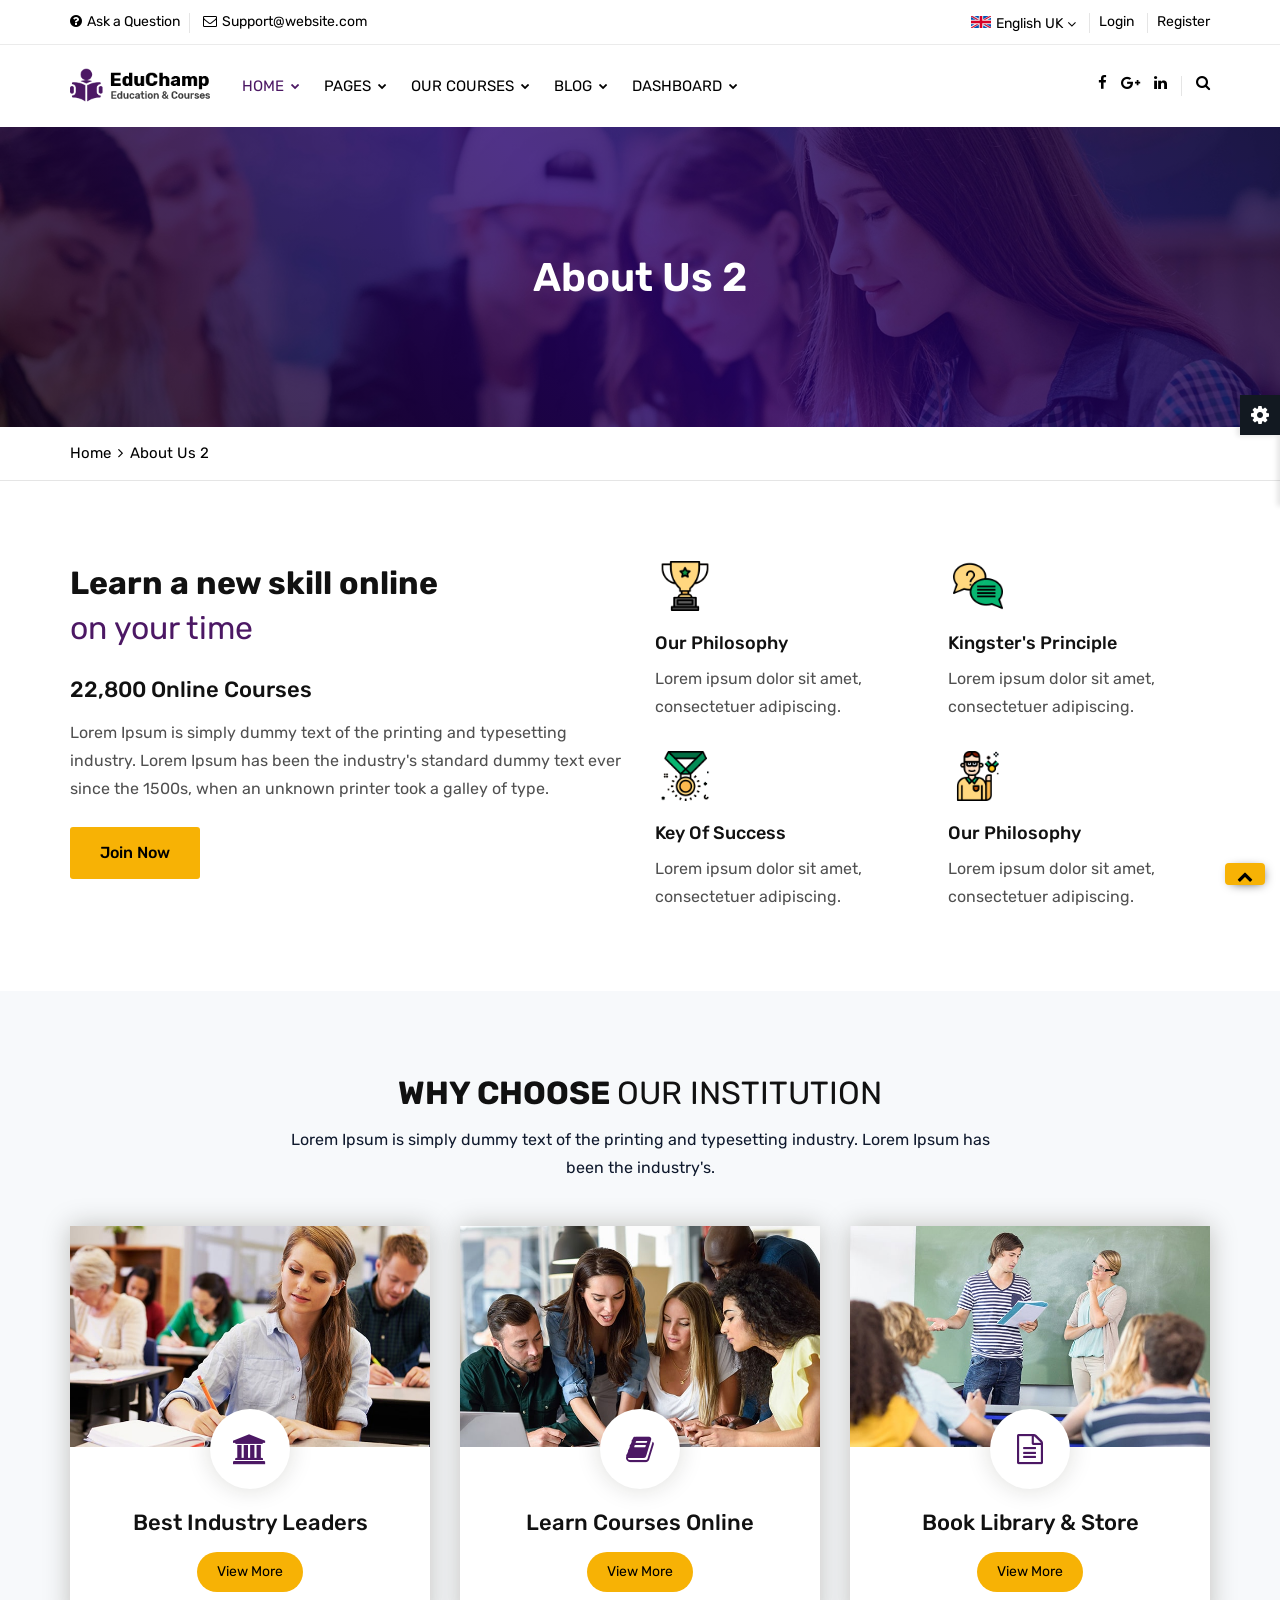
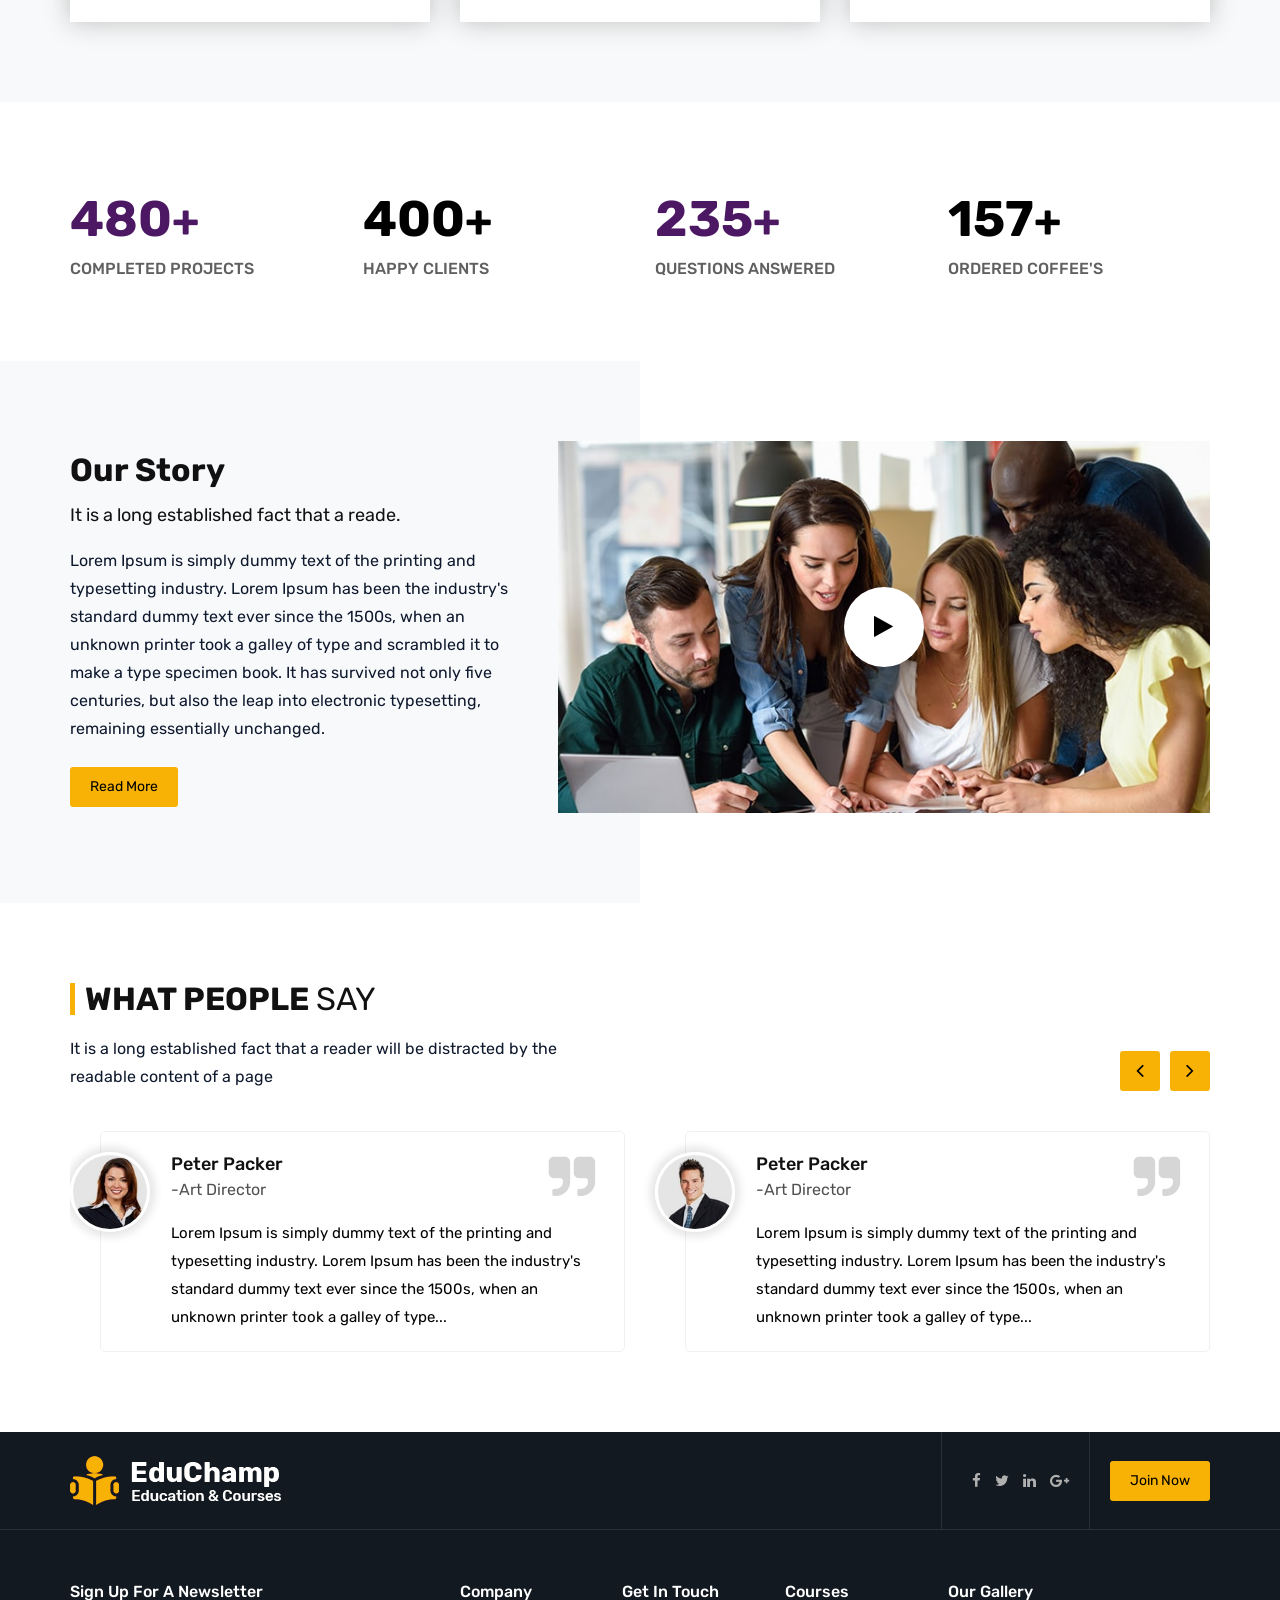
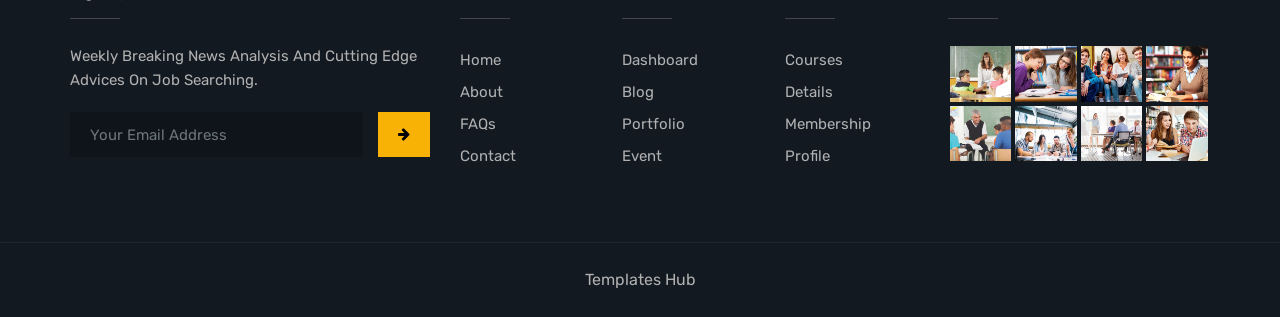
<file: Theme/about-2.html>
<!DOCTYPE html>
<html lang="en">

<head>

	<!-- META ============================================= -->
	<meta charset="utf-8">
	<meta http-equiv="X-UA-Compatible" content="IE=edge">
	<meta name="keywords" content="" />
	<meta name="author" content="" />
	<meta name="robots" content="" />
	
	<!-- DESCRIPTION -->
	<meta name="description" content="EduChamp : Education HTML Template" />
	
	<!-- OG -->
	<meta property="og:title" content="EduChamp : Education HTML Template" />
	<meta property="og:description" content="EduChamp : Education HTML Template" />
	<meta property="og:image" content="" />
	<meta name="format-detection" content="telephone=no">
	
	<!-- FAVICONS ICON ============================================= -->
	<link rel="icon" href="assets/images/favicon.ico" type="image/x-icon" />
	<link rel="shortcut icon" type="image/x-icon" href="assets/images/favicon.png" />
	
	<!-- PAGE TITLE HERE ============================================= -->
	<title>EduChamp : Education HTML Template </title>
	
	<!-- MOBILE SPECIFIC ============================================= -->
	<meta name="viewport" content="width=device-width, initial-scale=1">
	
	<!--[if lt IE 9]>
	<script src="assets/js/html5shiv.min.js"></script>
	<script src="assets/js/respond.min.js"></script>
	<![endif]-->
	
	<!-- All PLUGINS CSS ============================================= -->
	<link rel="stylesheet" type="text/css" href="assets/css/assets.css">
	
	<!-- TYPOGRAPHY ============================================= -->
	<link rel="stylesheet" type="text/css" href="assets/css/typography.css">
	
	<!-- SHORTCODES ============================================= -->
	<link rel="stylesheet" type="text/css" href="assets/css/shortcodes/shortcodes.css">
	
	<!-- STYLESHEETS ============================================= -->
	<link rel="stylesheet" type="text/css" href="assets/css/style.css">
	<link class="skin" rel="stylesheet" type="text/css" href="assets/css/color/color-1.css">
	
</head>
<body id="bg">
<div class="page-wraper">
	<div id="loading-icon-bx"></div>
    <!-- Header Top ==== -->
    <header class="header rs-nav">
		<div class="top-bar">
			<div class="container">
				<div class="row d-flex justify-content-between">
					<div class="topbar-left">
						<ul>
							<li><a href="faq-1.html"><i class="fa fa-question-circle"></i>Ask a Question</a></li>
							<li><a href="javascript:;"><i class="fa fa-envelope-o"></i>Support@website.com</a></li>
						</ul>
					</div>
					<div class="topbar-right">
						<ul>
							<li>
								<select class="header-lang-bx">
									<option data-icon="flag flag-uk">English UK</option>
									<option data-icon="flag flag-us">English US</option>
								</select>
							</li>
							<li><a href="login.html">Login</a></li>
							<li><a href="register.html">Register</a></li>
						</ul>
					</div>
				</div>
			</div>
		</div>
		<div class="sticky-header navbar-expand-lg">
            <div class="menu-bar clearfix">
                <div class="container clearfix">
					<!-- Header Logo ==== -->
					<div class="menu-logo">
						<a href="index.html"><img src="assets/images/logo.png" alt=""></a>
					</div>
					<!-- Mobile Nav Button ==== -->
                    <button class="navbar-toggler collapsed menuicon justify-content-end" type="button" data-toggle="collapse" data-target="#menuDropdown" aria-controls="menuDropdown" aria-expanded="false" aria-label="Toggle navigation">
						<span></span>
						<span></span>
						<span></span>
					</button>
					<!-- Author Nav ==== -->
                    <div class="secondary-menu">
                        <div class="secondary-inner">
                            <ul>
								<li><a href="javascript:;" class="btn-link"><i class="fa fa-facebook"></i></a></li>
								<li><a href="javascript:;" class="btn-link"><i class="fa fa-google-plus"></i></a></li>
								<li><a href="javascript:;" class="btn-link"><i class="fa fa-linkedin"></i></a></li>
								<!-- Search Button ==== -->
								<li class="search-btn"><button id="quik-search-btn" type="button" class="btn-link"><i class="fa fa-search"></i></button></li>
							</ul>
						</div>
                    </div>
					<!-- Search Box ==== -->
                    <div class="nav-search-bar">
                        <form action="#">
                            <input name="search" value="" type="text" class="form-control" placeholder="Type to search">
                            <span><i class="ti-search"></i></span>
                        </form>
						<span id="search-remove"><i class="ti-close"></i></span>
                    </div>
					<!-- Navigation Menu ==== -->
                    <div class="menu-links navbar-collapse collapse justify-content-start" id="menuDropdown">
						<div class="menu-logo">
							<a href="index.html"><img src="assets/images/logo.png" alt=""></a>
						</div>
                        <ul class="nav navbar-nav">	
							<li class="active"><a href="javascript:;">Home <i class="fa fa-chevron-down"></i></a>
								<ul class="sub-menu">
									<li><a href="index.html">Home 1</a></li>
									<li><a href="index-2.html">Home 2</a></li>
								</ul>
							</li>
							<li><a href="javascript:;">Pages <i class="fa fa-chevron-down"></i></a>
								<ul class="sub-menu">
									<li><a href="javascript:;">About<i class="fa fa-angle-right"></i></a>
										<ul class="sub-menu">
											<li><a href="about-1.html">About 1</a></li>
											<li><a href="about-2.html">About 2</a></li>
										</ul>
									</li>
									<li><a href="javascript:;">Event<i class="fa fa-angle-right"></i></a>
										<ul class="sub-menu">
											<li><a href="event.html">Event</a></li>
											<li><a href="events-details.html">Events Details</a></li>
										</ul>
									</li>
									<li><a href="javascript:;">FAQ's<i class="fa fa-angle-right"></i></a>
										<ul class="sub-menu">
											<li><a href="faq-1.html">FAQ's 1</a></li>
											<li><a href="faq-2.html">FAQ's 2</a></li>
										</ul>
									</li>
									<li><a href="javascript:;">Contact Us<i class="fa fa-angle-right"></i></a>
										<ul class="sub-menu">
											<li><a href="contact-1.html">Contact Us 1</a></li>
											<li><a href="contact-2.html">Contact Us 2</a></li>
										</ul>
									</li>
									<li><a href="portfolio.html">Portfolio</a></li>
									<li><a href="profile.html">Profile</a></li>
									<li><a href="membership.html">Membership</a></li>
									<li><a href="error-404.html">404 Page</a></li>
								</ul>
							</li>
							<li class="add-mega-menu"><a href="javascript:;">Our Courses <i class="fa fa-chevron-down"></i></a>
								<ul class="sub-menu add-menu">
									<li class="add-menu-left">
										<h5 class="menu-adv-title">Our Courses</h5>
										<ul>
											<li><a href="courses.html">Courses </a></li>
											<li><a href="courses-details.html">Courses Details</a></li>
											<li><a href="profile.html">Instructor Profile</a></li>
											<li><a href="event.html">Upcoming Event</a></li>
											<li><a href="membership.html">Membership</a></li>
										</ul>
									</li>
									<li class="add-menu-right">
										<img src="assets/images/adv/adv.jpg" alt=""/>
									</li>
								</ul>
							</li>
							<li><a href="javascript:;">Blog <i class="fa fa-chevron-down"></i></a>
								<ul class="sub-menu">
									<li><a href="blog-classic-grid.html">Blog Classic</a></li>
									<li><a href="blog-classic-sidebar.html">Blog Classic Sidebar</a></li>
									<li><a href="blog-list-sidebar.html">Blog List Sidebar</a></li>
									<li><a href="blog-standard-sidebar.html">Blog Standard Sidebar</a></li>
									<li><a href="blog-details.html">Blog Details</a></li>
								</ul>
							</li>
							<li class="nav-dashboard"><a href="javascript:;">Dashboard <i class="fa fa-chevron-down"></i></a>
								<ul class="sub-menu">
									<li><a href="admin/index.html">Dashboard</a></li>
									<li><a href="admin/add-listing.html">Add Listing</a></li>
									<li><a href="admin/bookmark.html">Bookmark</a></li>
									<li><a href="admin/courses.html">Courses</a></li>
									<li><a href="admin/review.html">Review</a></li>
									<li><a href="admin/teacher-profile.html">Teacher Profile</a></li>
									<li><a href="admin/user-profile.html">User Profile</a></li>
									<li><a href="javascript:;">Calendar<i class="fa fa-angle-right"></i></a>
										<ul class="sub-menu">
											<li><a href="admin/basic-calendar.html">Basic Calendar</a></li>
											<li><a href="admin/list-view-calendar.html">List View Calendar</a></li>
										</ul>
									</li>
									<li><a href="javascript:;">Mailbox<i class="fa fa-angle-right"></i></a>
										<ul class="sub-menu">
											<li><a href="admin/mailbox.html">Mailbox</a></li>
											<li><a href="admin/mailbox-compose.html">Compose</a></li>
											<li><a href="admin/mailbox-read.html">Mail Read</a></li>
										</ul>
									</li>
								</ul>
							</li>
						</ul>
						<div class="nav-social-link">
							<a href="javascript:;"><i class="fa fa-facebook"></i></a>
							<a href="javascript:;"><i class="fa fa-google-plus"></i></a>
							<a href="javascript:;"><i class="fa fa-linkedin"></i></a>
						</div>
                    </div>
					<!-- Navigation Menu END ==== -->
                </div>
            </div>
        </div>
    </header>
    <!-- header END ==== -->
    <!-- Inner Content Box ==== -->
    <div class="page-content bg-white">
        <!-- Page Heading Box ==== -->
        <div class="page-banner ovbl-dark" style="background-image:url(assets/images/banner/banner3.jpg);">
            <div class="container">
                <div class="page-banner-entry">
                    <h1 class="text-white">About Us 2</h1>
				 </div>
            </div>
        </div>
		<div class="breadcrumb-row">
			<div class="container">
				<ul class="list-inline">
					<li><a href="#">Home</a></li>
					<li>About Us 2</li>
				</ul>
			</div>
		</div>
		<!-- Page Heading Box END ==== -->
        <!-- Page Content Box ==== -->
		<div class="content-block">
            <!-- About Us ==== -->
			<div class="section-area section-sp1">
                <div class="container">
					 <div class="row">
						 <div class="col-lg-6 m-b30">
							<h2 class="title-head ">Learn a new skill online<br/> <span class="text-primary"> on your time</span></h2>
							<h4><span class="counter">57,000 </span> Online Courses</h4>
							<p>Lorem Ipsum is simply dummy text of the printing and typesetting industry. Lorem Ipsum has been the industry's standard dummy text ever since the 1500s, when an unknown printer took a galley of type.</p>
							<a href="#" class="btn button-md">Join Now</a>
						 </div>
						 <div class="col-lg-6">
							 <div class="row">
								<div class="col-lg-6 col-md-6 col-sm-6 m-b30">
									<div class="feature-container">
										<div class="feature-md text-white m-b20">
											<a href="#" class="icon-cell"><img src="assets/images/icon/icon1.png" alt=""/></a> 
										</div>
										<div class="icon-content">
											<h5 class="ttr-tilte">Our Philosophy</h5>
											<p>Lorem ipsum dolor sit amet, consectetuer adipiscing.</p>
										</div>
									</div>
								</div>
								<div class="col-lg-6 col-md-6 col-sm-6 m-b30">
									<div class="feature-container">
										<div class="feature-md text-white m-b20">
											<a href="#" class="icon-cell"><img src="assets/images/icon/icon2.png" alt=""/></a> 
										</div>
										<div class="icon-content">
											<h5 class="ttr-tilte">Kingster's Principle</h5>
											<p>Lorem ipsum dolor sit amet, consectetuer adipiscing.</p>
										</div>
									</div>
								</div>
								<div class="col-lg-6 col-md-6 col-sm-6 m-b30">
									<div class="feature-container">
										<div class="feature-md text-white m-b20">
											<a href="#" class="icon-cell"><img src="assets/images/icon/icon3.png" alt=""/></a> 
										</div>
										<div class="icon-content">
											<h5 class="ttr-tilte">Key Of Success</h5>
											<p>Lorem ipsum dolor sit amet, consectetuer adipiscing.</p>
										</div>
									</div>
								</div>
								<div class="col-lg-6 col-md-6 col-sm-6 m-b30">
									<div class="feature-container">
										<div class="feature-md text-white m-b20">
											<a href="#" class="icon-cell"><img src="assets/images/icon/icon4.png" alt=""/></a> 
										</div>
										<div class="icon-content">
											<h5 class="ttr-tilte">Our Philosophy</h5>
											<p>Lorem ipsum dolor sit amet, consectetuer adipiscing.</p>
										</div>
									</div>
								</div>
							</div>
						</div>
					</div>
				</div>
            </div>
			<!-- About Us END ==== -->
			<!-- Why Choose ==== -->
			<div class="section-area bg-gray section-sp2 choose-bx">
				<div class="container">
					<div class="row">
						<div class="col-md-12 heading-bx text-center">
							<h2 class="title-head text-uppercase m-b0">Why Choose <span> Our Institution</span></h2>
							<p>Lorem Ipsum is simply dummy text of the printing and typesetting industry. Lorem Ipsum has been the industry's.</p>
						</div>
					</div>
					<div class="row choose-bx-in">
						<div class="col-lg-4 col-md-4 col-sm-6">
							<div class="service-bx">
								<div class="action-box">
									<img src="assets/images/our-services/pic1.jpg" alt="">
								</div>
								<div class="info-bx text-center">
									<div class="feature-box-sm radius bg-white">
										<i class="fa fa-bank text-primary"></i>
									</div>
									<h4><a href="#">Best Industry Leaders</a></h4>
									<a href="#" class="btn radius-xl">View More</a>
								</div>
							</div>
						</div>
						<div class="col-lg-4 col-md-4 col-sm-6">
							<div class="service-bx">
								<div class="action-box">
									<img src="assets/images/our-services/pic2.jpg" alt="">
								</div>
								<div class="info-bx text-center">
									<div class="feature-box-sm radius bg-white">
										<i class="fa fa-book text-primary"></i>
									</div>
									<h4><a href="#">Learn Courses Online</a></h4>
									<a href="#" class="btn radius-xl">View More</a>
								</div>
							</div>
						</div>
						<div class="col-lg-4 col-md-4 col-sm-12">
							<div class="service-bx m-b0">
								<div class="action-box">
									<img src="assets/images/our-services/pic3.jpg" alt="">
								</div>
								<div class="info-bx text-center">
									<div class="feature-box-sm radius bg-white">
										<i class="fa fa-file-text-o text-primary"></i>
									</div>
									<h4><a href="#">Book Library & Store</a></h4>
									<a href="#" class="btn radius-xl">View More</a>
								</div>
							</div>
						</div>
					</div>
				</div>
			</div>
			<!-- Why Choose END ==== -->
			<!-- Company Status ==== -->
			<div class="section-area content-inner section-sp1">
                <div class="container">
                    <div class="section-content">
                         <div class="row">
                            <div class="col-lg-3 col-md-6 col-sm-6 col-6 m-b30">
                                <div class="counter-style-1">
                                    <div class="text-primary">
										<span class="counter">3000</span><span>+</span>
									</div>
									<span class="counter-text">Completed Projects</span>
                                </div>
                            </div>
                            <div class="col-lg-3 col-md-6 col-sm-6 col-6 m-b30">
                                <div class="counter-style-1">
									<div class="text-black">
										<span class="counter">2500</span><span>+</span>
									</div>
									<span class="counter-text">Happy Clients</span>
								</div>
                            </div>
                            <div class="col-lg-3 col-md-6 col-sm-6 col-6 m-b30">
                                <div class="counter-style-1">
									<div class="text-primary">
										<span class="counter">1500</span><span>+</span>
									</div>
									<span class="counter-text">Questions Answered</span>
								</div>
                            </div>
                            <div class="col-lg-3 col-md-6 col-sm-6 col-6 m-b30">
                                <div class="counter-style-1">
									<div class="text-black">
										<span class="counter">1000</span><span>+</span>
									</div>
									<span class="counter-text">Ordered Coffee's</span>
								</div>
                            </div>
                        </div>
                    </div>
                </div>
            </div>
			<!-- Company Stats END ==== -->
			<!-- Our Story ==== -->
			<div class="section-area bg-gray section-sp1 our-story">
				<div class="container">
					<div class="row align-items-center d-flex">
						<div class="col-lg-5 col-md-12 heading-bx">
							<h2 class="m-b10">Our Story</h2>
							<h5 class="fw4">It is a long established fact that a reade.</h5>
							<p>Lorem Ipsum is simply dummy text of the printing and typesetting industry. Lorem Ipsum has been the industry's standard dummy text ever since the 1500s, when an unknown printer took a galley of type and scrambled it to make a type specimen book. It has survived not only five centuries, but also the leap into electronic typesetting, remaining essentially unchanged.</p>
							<a href="#" class="btn">Read More</a>
						</div>
						<div class="col-lg-7 col-md-12 heading-bx p-lr">
							<div class="video-bx">
								<img src="assets/images/about/pic1.jpg" alt=""/>
								<a href="https://www.youtube.com/watch?v=x_sJzVe9P_8" class="popup-youtube video"><i class="fa fa-play"></i></a>
							</div>
						</div>
					</div>
				</div>
			</div>
			<!-- Our Story END ==== -->
			<!-- Testimonials ==== -->
			<div class="section-area section-sp2">
				<div class="container">
					<div class="row">
						<div class="col-md-12 heading-bx left">
							<h2 class="title-head text-uppercase">what people <span>say</span></h2>
							<p>It is a long established fact that a reader will be distracted by the readable content of a page</p>
						</div>
					</div>
					<div class="testimonial-carousel owl-carousel owl-btn-1 col-12 p-lr0">
						<div class="item">
							<div class="testimonial-bx">
								<div class="testimonial-thumb">
									<img src="assets/images/testimonials/pic1.jpg" alt="">
								</div>
								<div class="testimonial-info">
									<h5 class="name">Peter Packer</h5>
									<p>-Art Director</p>
								</div>
								<div class="testimonial-content">
									<p>Lorem Ipsum is simply dummy text of the printing and typesetting industry. Lorem Ipsum has been the industry's standard dummy text ever since the 1500s, when an unknown printer took a galley of type...</p>
								</div>
							</div>
						</div>
						<div class="item">
							<div class="testimonial-bx">
								<div class="testimonial-thumb">
									<img src="assets/images/testimonials/pic2.jpg" alt="">
								</div>
								<div class="testimonial-info">
									<h5 class="name">Peter Packer</h5>
									<p>-Art Director</p>
								</div>
								<div class="testimonial-content">
									<p>Lorem Ipsum is simply dummy text of the printing and typesetting industry. Lorem Ipsum has been the industry's standard dummy text ever since the 1500s, when an unknown printer took a galley of type...</p>
								</div>
							</div>
						</div>
					</div>
				</div>
			</div>
			<!-- Testimonials END ==== -->
        </div>
		<!-- Page Content Box END ==== -->
    </div>
	<!-- Page Content Box END ==== -->
	<!-- Footer ==== -->
    <footer>
        <div class="footer-top">
			<div class="pt-exebar">
				<div class="container">
					<div class="d-flex align-items-stretch">
						<div class="pt-logo mr-auto">
							<a href="index.html"><img src="assets/images/logo-white.png" alt=""/></a>
						</div>
						<div class="pt-social-link">
							<ul class="list-inline m-a0">
								<li><a href="#" class="btn-link"><i class="fa fa-facebook"></i></a></li>
								<li><a href="#" class="btn-link"><i class="fa fa-twitter"></i></a></li>
								<li><a href="#" class="btn-link"><i class="fa fa-linkedin"></i></a></li>
								<li><a href="#" class="btn-link"><i class="fa fa-google-plus"></i></a></li>
							</ul>
						</div>
						<div class="pt-btn-join">
							<a href="#" class="btn ">Join Now</a>
						</div>
					</div>
				</div>
			</div>
            <div class="container">
                <div class="row">
					<div class="col-lg-4 col-md-12 col-sm-12 footer-col-4">
                        <div class="widget">
                            <h5 class="footer-title">Sign Up For A Newsletter</h5>
							<p class="text-capitalize m-b20">Weekly Breaking news analysis and cutting edge advices on job searching.</p>
                            <div class="subscribe-form m-b20">
								<form class="subscription-form" action="http://educhamp.themetrades.com/demo/assets/script/mailchamp.php" method="post">
									<div class="ajax-message"></div>
									<div class="input-group">
										<input name="email" required="required"  class="form-control" placeholder="Your Email Address" type="email">
										<span class="input-group-btn">
											<button name="submit" value="Submit" type="submit" class="btn"><i class="fa fa-arrow-right"></i></button>
										</span> 
									</div>
								</form>
							</div>
                        </div>
                    </div>
					<div class="col-12 col-lg-5 col-md-7 col-sm-12">
						<div class="row">
							<div class="col-4 col-lg-4 col-md-4 col-sm-4">
								<div class="widget footer_widget">
									<h5 class="footer-title">Company</h5>
									<ul>
										<li><a href="index.html">Home</a></li>
										<li><a href="about-1.html">About</a></li>
										<li><a href="faq-1.html">FAQs</a></li>
										<li><a href="contact-1.html">Contact</a></li>
									</ul>
								</div>
							</div>
							<div class="col-4 col-lg-4 col-md-4 col-sm-4">
								<div class="widget footer_widget">
									<h5 class="footer-title">Get In Touch</h5>
									<ul>
										<li><a href="http://educhamp.themetrades.com/admin/index.html">Dashboard</a></li>
										<li><a href="blog-classic-grid.html">Blog</a></li>
										<li><a href="portfolio.html">Portfolio</a></li>
										<li><a href="event.html">Event</a></li>
									</ul>
								</div>
							</div>
							<div class="col-4 col-lg-4 col-md-4 col-sm-4">
								<div class="widget footer_widget">
									<h5 class="footer-title">Courses</h5>
									<ul>
										<li><a href="courses.html">Courses</a></li>
										<li><a href="courses-details.html">Details</a></li>
										<li><a href="membership.html">Membership</a></li>
										<li><a href="profile.html">Profile</a></li>
									</ul>
								</div>
							</div>
						</div>
                    </div>
					<div class="col-12 col-lg-3 col-md-5 col-sm-12 footer-col-4">
                        <div class="widget widget_gallery gallery-grid-4">
                            <h5 class="footer-title">Our Gallery</h5>
                            <ul class="magnific-image">
								<li><a href="assets/images/gallery/pic1.jpg" class="magnific-anchor"><img src="assets/images/gallery/pic1.jpg" alt=""></a></li>
								<li><a href="assets/images/gallery/pic2.jpg" class="magnific-anchor"><img src="assets/images/gallery/pic2.jpg" alt=""></a></li>
								<li><a href="assets/images/gallery/pic3.jpg" class="magnific-anchor"><img src="assets/images/gallery/pic3.jpg" alt=""></a></li>
								<li><a href="assets/images/gallery/pic4.jpg" class="magnific-anchor"><img src="assets/images/gallery/pic4.jpg" alt=""></a></li>
								<li><a href="assets/images/gallery/pic5.jpg" class="magnific-anchor"><img src="assets/images/gallery/pic5.jpg" alt=""></a></li>
								<li><a href="assets/images/gallery/pic6.jpg" class="magnific-anchor"><img src="assets/images/gallery/pic6.jpg" alt=""></a></li>
								<li><a href="assets/images/gallery/pic7.jpg" class="magnific-anchor"><img src="assets/images/gallery/pic7.jpg" alt=""></a></li>
								<li><a href="assets/images/gallery/pic8.jpg" class="magnific-anchor"><img src="assets/images/gallery/pic8.jpg" alt=""></a></li>
							</ul>
                        </div>
                    </div>
                </div>
            </div>
        </div>
        <div class="footer-bottom">
            <div class="container">
                <div class="row">
                    <div class="col-lg-12 col-md-12 col-sm-12 text-center"> <a target="_blank" href="https://www.templateshub.net">Templates Hub</a></div>
                </div>
            </div>
        </div>
    </footer>
    <!-- Footer END ==== -->
    <button class="back-to-top fa fa-chevron-up" ></button>
</div>
<!-- External JavaScripts -->
<script src="assets/js/jquery.min.js"></script>
<script src="assets/vendors/bootstrap/js/popper.min.js"></script>
<script src="assets/vendors/bootstrap/js/bootstrap.min.js"></script>
<script src="assets/vendors/bootstrap-select/bootstrap-select.min.js"></script>
<script src="assets/vendors/bootstrap-touchspin/jquery.bootstrap-touchspin.js"></script>
<script src="assets/vendors/magnific-popup/magnific-popup.js"></script>
<script src="assets/vendors/counter/waypoints-min.js"></script>
<script src="assets/vendors/counter/counterup.min.js"></script>
<script src="assets/vendors/imagesloaded/imagesloaded.js"></script>
<script src="assets/vendors/masonry/masonry.js"></script>
<script src="assets/vendors/masonry/filter.js"></script>
<script src="assets/vendors/owl-carousel/owl.carousel.js"></script>
<script src="assets/js/functions.js"></script>
<script src="assets/js/contact.js"></script>
<script src='assets/vendors/switcher/switcher.js'></script>
</body>

</html>
</file>
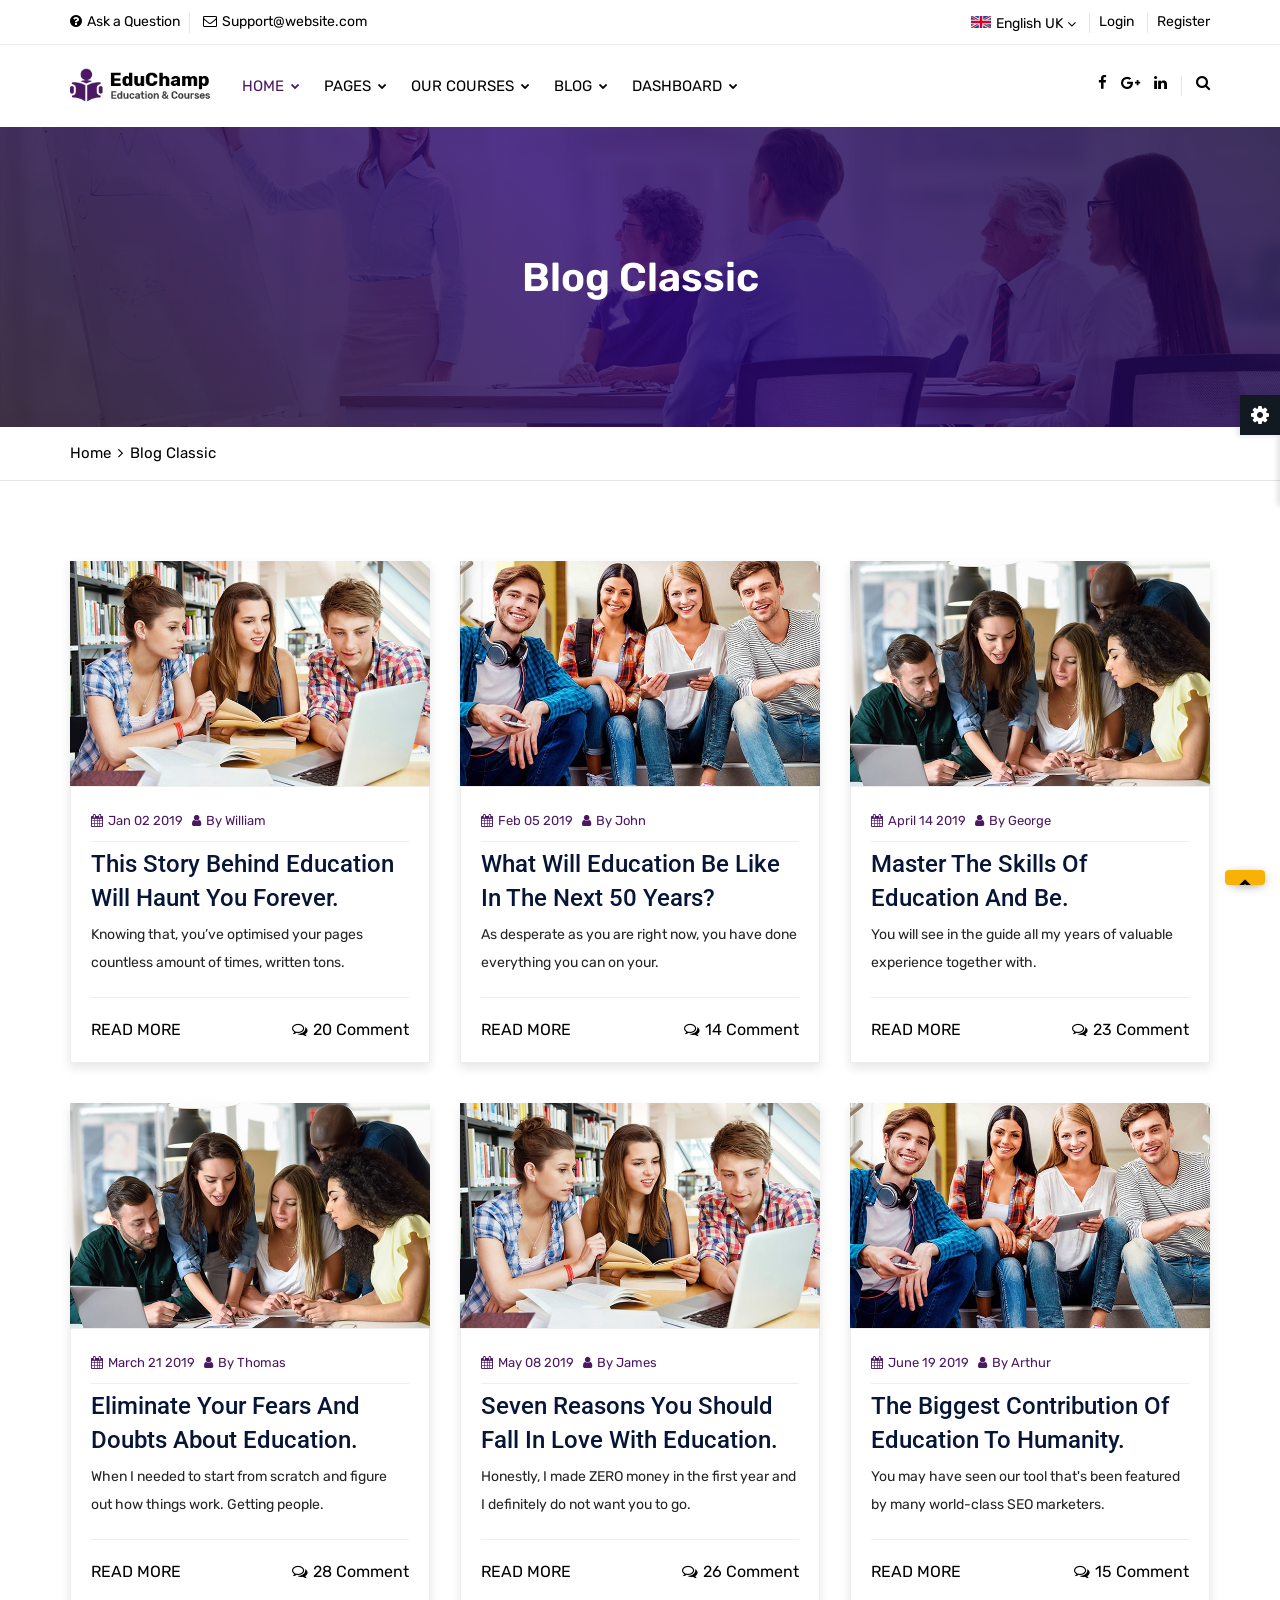
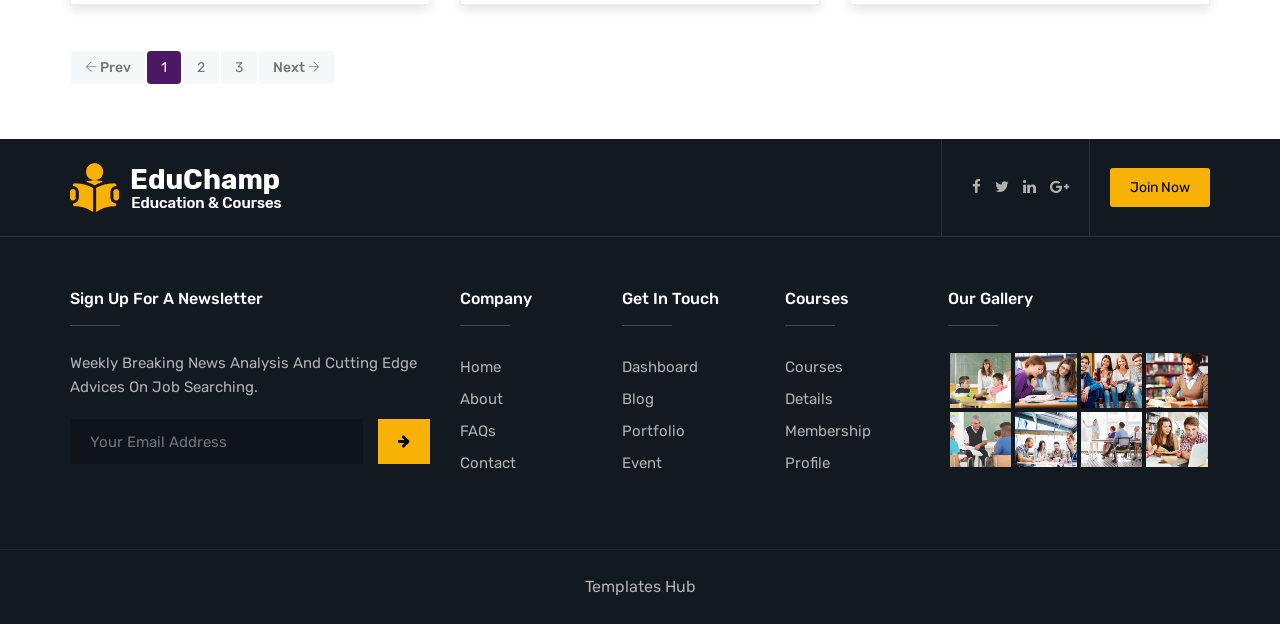
<file: Theme/blog-classic-grid.html>
<!DOCTYPE html>
<html lang="en">

<head>

	<!-- META ============================================= -->
	<meta charset="utf-8">
	<meta http-equiv="X-UA-Compatible" content="IE=edge">
	<meta name="keywords" content="" />
	<meta name="author" content="" />
	<meta name="robots" content="" />
	
	<!-- DESCRIPTION -->
	<meta name="description" content="EduChamp : Education HTML Template" />
	
	<!-- OG -->
	<meta property="og:title" content="EduChamp : Education HTML Template" />
	<meta property="og:description" content="EduChamp : Education HTML Template" />
	<meta property="og:image" content="" />
	<meta name="format-detection" content="telephone=no">
	
	<!-- FAVICONS ICON ============================================= -->
	<link rel="icon" href="assets/images/favicon.ico" type="image/x-icon" />
	<link rel="shortcut icon" type="image/x-icon" href="assets/images/favicon.png" />
	
	<!-- PAGE TITLE HERE ============================================= -->
	<title>EduChamp : Education HTML Template </title>
	
	<!-- MOBILE SPECIFIC ============================================= -->
	<meta name="viewport" content="width=device-width, initial-scale=1">
	
	<!--[if lt IE 9]>
	<script src="assets/js/html5shiv.min.js"></script>
	<script src="assets/js/respond.min.js"></script>
	<![endif]-->
	
	<!-- All PLUGINS CSS ============================================= -->
	<link rel="stylesheet" type="text/css" href="assets/css/assets.css">
	
	<!-- TYPOGRAPHY ============================================= -->
	<link rel="stylesheet" type="text/css" href="assets/css/typography.css">
	
	<!-- SHORTCODES ============================================= -->
	<link rel="stylesheet" type="text/css" href="assets/css/shortcodes/shortcodes.css">
	
	<!-- STYLESHEETS ============================================= -->
	<link rel="stylesheet" type="text/css" href="assets/css/style.css">
	<link class="skin" rel="stylesheet" type="text/css" href="assets/css/color/color-1.css">
	
</head>
<body id="bg">
<div class="page-wraper">
<div id="loading-icon-bx"></div>
	<!-- Header Top ==== -->
    <header class="header rs-nav">
		<div class="top-bar">
			<div class="container">
				<div class="row d-flex justify-content-between">
					<div class="topbar-left">
						<ul>
							<li><a href="faq-1.html"><i class="fa fa-question-circle"></i>Ask a Question</a></li>
							<li><a href="javascript:;"><i class="fa fa-envelope-o"></i>Support@website.com</a></li>
						</ul>
					</div>
					<div class="topbar-right">
						<ul>
							<li>
								<select class="header-lang-bx">
									<option data-icon="flag flag-uk">English UK</option>
									<option data-icon="flag flag-us">English US</option>
								</select>
							</li>
							<li><a href="login.html">Login</a></li>
							<li><a href="register.html">Register</a></li>
						</ul>
					</div>
				</div>
			</div>
		</div>
		<div class="sticky-header navbar-expand-lg">
            <div class="menu-bar clearfix">
                <div class="container clearfix">
					<!-- Header Logo ==== -->
					<div class="menu-logo">
						<a href="index.html"><img src="assets/images/logo.png" alt=""></a>
					</div>
					<!-- Mobile Nav Button ==== -->
                    <button class="navbar-toggler collapsed menuicon justify-content-end" type="button" data-toggle="collapse" data-target="#menuDropdown" aria-controls="menuDropdown" aria-expanded="false" aria-label="Toggle navigation">
						<span></span>
						<span></span>
						<span></span>
					</button>
					<!-- Author Nav ==== -->
                    <div class="secondary-menu">
                        <div class="secondary-inner">
                            <ul>
								<li><a href="javascript:;" class="btn-link"><i class="fa fa-facebook"></i></a></li>
								<li><a href="javascript:;" class="btn-link"><i class="fa fa-google-plus"></i></a></li>
								<li><a href="javascript:;" class="btn-link"><i class="fa fa-linkedin"></i></a></li>
								<!-- Search Button ==== -->
								<li class="search-btn"><button id="quik-search-btn" type="button" class="btn-link"><i class="fa fa-search"></i></button></li>
							</ul>
						</div>
                    </div>
					<!-- Search Box ==== -->
                    <div class="nav-search-bar">
                        <form action="#">
                            <input name="search" value="" type="text" class="form-control" placeholder="Type to search">
                            <span><i class="ti-search"></i></span>
                        </form>
						<span id="search-remove"><i class="ti-close"></i></span>
                    </div>
					<!-- Navigation Menu ==== -->
                    <div class="menu-links navbar-collapse collapse justify-content-start" id="menuDropdown">
						<div class="menu-logo">
							<a href="index.html"><img src="assets/images/logo.png" alt=""></a>
						</div>
                        <ul class="nav navbar-nav">	
							<li class="active"><a href="javascript:;">Home <i class="fa fa-chevron-down"></i></a>
								<ul class="sub-menu">
									<li><a href="index.html">Home 1</a></li>
									<li><a href="index-2.html">Home 2</a></li>
								</ul>
							</li>
							<li><a href="javascript:;">Pages <i class="fa fa-chevron-down"></i></a>
								<ul class="sub-menu">
									<li><a href="javascript:;">About<i class="fa fa-angle-right"></i></a>
										<ul class="sub-menu">
											<li><a href="about-1.html">About 1</a></li>
											<li><a href="about-2.html">About 2</a></li>
										</ul>
									</li>
									<li><a href="javascript:;">Event<i class="fa fa-angle-right"></i></a>
										<ul class="sub-menu">
											<li><a href="event.html">Event</a></li>
											<li><a href="events-details.html">Events Details</a></li>
										</ul>
									</li>
									<li><a href="javascript:;">FAQ's<i class="fa fa-angle-right"></i></a>
										<ul class="sub-menu">
											<li><a href="faq-1.html">FAQ's 1</a></li>
											<li><a href="faq-2.html">FAQ's 2</a></li>
										</ul>
									</li>
									<li><a href="javascript:;">Contact Us<i class="fa fa-angle-right"></i></a>
										<ul class="sub-menu">
											<li><a href="contact-1.html">Contact Us 1</a></li>
											<li><a href="contact-2.html">Contact Us 2</a></li>
										</ul>
									</li>
									<li><a href="portfolio.html">Portfolio</a></li>
									<li><a href="profile.html">Profile</a></li>
									<li><a href="membership.html">Membership</a></li>
									<li><a href="error-404.html">404 Page</a></li>
								</ul>
							</li>
							<li class="add-mega-menu"><a href="javascript:;">Our Courses <i class="fa fa-chevron-down"></i></a>
								<ul class="sub-menu add-menu">
									<li class="add-menu-left">
										<h5 class="menu-adv-title">Our Courses</h5>
										<ul>
											<li><a href="courses.html">Courses </a></li>
											<li><a href="courses-details.html">Courses Details</a></li>
											<li><a href="profile.html">Instructor Profile</a></li>
											<li><a href="event.html">Upcoming Event</a></li>
											<li><a href="membership.html">Membership</a></li>
										</ul>
									</li>
									<li class="add-menu-right">
										<img src="assets/images/adv/adv.jpg" alt=""/>
									</li>
								</ul>
							</li>
							<li><a href="javascript:;">Blog <i class="fa fa-chevron-down"></i></a>
								<ul class="sub-menu">
									<li><a href="blog-classic-grid.html">Blog Classic</a></li>
									<li><a href="blog-classic-sidebar.html">Blog Classic Sidebar</a></li>
									<li><a href="blog-list-sidebar.html">Blog List Sidebar</a></li>
									<li><a href="blog-standard-sidebar.html">Blog Standard Sidebar</a></li>
									<li><a href="blog-details.html">Blog Details</a></li>
								</ul>
							</li>
							<li class="nav-dashboard"><a href="javascript:;">Dashboard <i class="fa fa-chevron-down"></i></a>
								<ul class="sub-menu">
									<li><a href="admin/index.html">Dashboard</a></li>
									<li><a href="admin/add-listing.html">Add Listing</a></li>
									<li><a href="admin/bookmark.html">Bookmark</a></li>
									<li><a href="admin/courses.html">Courses</a></li>
									<li><a href="admin/review.html">Review</a></li>
									<li><a href="admin/teacher-profile.html">Teacher Profile</a></li>
									<li><a href="admin/user-profile.html">User Profile</a></li>
									<li><a href="javascript:;">Calendar<i class="fa fa-angle-right"></i></a>
										<ul class="sub-menu">
											<li><a href="admin/basic-calendar.html">Basic Calendar</a></li>
											<li><a href="admin/list-view-calendar.html">List View Calendar</a></li>
										</ul>
									</li>
									<li><a href="javascript:;">Mailbox<i class="fa fa-angle-right"></i></a>
										<ul class="sub-menu">
											<li><a href="admin/mailbox.html">Mailbox</a></li>
											<li><a href="admin/mailbox-compose.html">Compose</a></li>
											<li><a href="admin/mailbox-read.html">Mail Read</a></li>
										</ul>
									</li>
								</ul>
							</li>
						</ul>
						<div class="nav-social-link">
							<a href="javascript:;"><i class="fa fa-facebook"></i></a>
							<a href="javascript:;"><i class="fa fa-google-plus"></i></a>
							<a href="javascript:;"><i class="fa fa-linkedin"></i></a>
						</div>
                    </div>
					<!-- Navigation Menu END ==== -->
                </div>
            </div>
        </div>
    </header>
    <!-- header END -->
    <!-- Inner Content Box ==== -->
    <div class="page-content bg-white">
        <!-- Page Heading Box ==== -->
        <div class="page-banner ovbl-dark" style="background-image:url(assets/images/banner/banner1.jpg);">
            <div class="container">
                <div class="page-banner-entry">
                    <h1 class="text-white">Blog Classic</h1>
				 </div>
            </div>
        </div>
		<div class="breadcrumb-row">
			<div class="container">
				<ul class="list-inline">
					<li><a href="#">Home</a></li>
					<li>Blog Classic</li>
				</ul>
			</div>
		</div>
		<!-- Page Heading Box END ==== -->
		<!-- Page Content Box ==== -->
        <div class="content-block">
			<!-- Blog Grid ==== -->
			<div class="section-area section-sp1">
				<div class="container">
					<div class="ttr-blog-grid-3 row" id="masonry">
						<div class="post action-card col-lg-4 col-md-6 col-sm-12 col-xs-12 m-b40">
							<div class="recent-news">
								<div class="action-box">
									<img src="assets/images/blog/latest-blog/pic1.jpg" alt="">
								</div>
								<div class="info-bx">
									<ul class="media-post">
										<li><a href="#"><i class="fa fa-calendar"></i>Jan 02 2019</a></li>
										<li><a href="#"><i class="fa fa-user"></i>By William</a></li>
									</ul>
									<h5 class="post-title"><a href="blog-details.html">This Story Behind Education Will Haunt You Forever.</a></h5>
									<p>Knowing that, you’ve optimised your pages countless amount of times, written tons.</p>
									<div class="post-extra">
										<a href="#" class="btn-link">READ MORE</a>
										<a href="#" class="comments-bx"><i class="fa fa-comments-o"></i>20 Comment</a>
									</div>
								</div>
							</div>
						</div>
						<div class="post action-card col-lg-4 col-md-6 col-sm-12 col-xs-12 m-b40">
							<div class="recent-news">
								<div class="action-box">
									<img src="assets/images/blog/latest-blog/pic2.jpg" alt="">
								</div>
								<div class="info-bx">
									<ul class="media-post">
										<li><a href="#"><i class="fa fa-calendar"></i>Feb 05 2019</a></li>
										<li><a href="#"><i class="fa fa-user"></i>By John</a></li>
									</ul>
									<h5 class="post-title"><a href="blog-details.html">What Will Education Be Like In The Next 50 Years?</a></h5>
									<p>As desperate as you are right now, you have done everything you can on your.</p>
									<div class="post-extra">
										<a href="#" class="btn-link">READ MORE</a>
										<a href="#" class="comments-bx"><i class="fa fa-comments-o"></i>14 Comment</a>
									</div>
								</div>
							</div>
						</div>
						<div class="post action-card col-lg-4 col-md-6 col-sm-12 col-xs-12 m-b40">
							<div class="recent-news">
								<div class="action-box">
									<img src="assets/images/blog/latest-blog/pic3.jpg" alt="">
								</div>
								<div class="info-bx">
									<ul class="media-post">
										<li><a href="#"><i class="fa fa-calendar"></i>April 14 2019</a></li>
										<li><a href="#"><i class="fa fa-user"></i>By George</a></li>
									</ul>
									<h5 class="post-title"><a href="blog-details.html">Master The Skills Of Education And Be.</a></h5>
									<p>You will see in the guide all my years of valuable experience together with.</p>
									<div class="post-extra">
										<a href="#" class="btn-link">READ MORE</a>
										<a href="#" class="comments-bx"><i class="fa fa-comments-o"></i>23 Comment</a>
									</div>
								</div>
							</div>
						</div>
						<div class="post action-card col-lg-4 col-md-6 col-sm-12 col-xs-12 m-b40">
							<div class="recent-news">
								<div class="action-box">
									<img src="assets/images/blog/latest-blog/pic3.jpg" alt="">
								</div>
								<div class="info-bx">
									<ul class="media-post">
										<li><a href="#"><i class="fa fa-calendar"></i>March 21 2019</a></li>
										<li><a href="#"><i class="fa fa-user"></i>By Thomas</a></li>
									</ul>
									<h5 class="post-title"><a href="blog-details.html">Eliminate Your Fears And Doubts About Education.</a></h5>
									<p>When I needed to start from scratch and figure out how things work. Getting people.</p>
									<div class="post-extra">
										<a href="#" class="btn-link">READ MORE</a>
										<a href="#" class="comments-bx"><i class="fa fa-comments-o"></i>28 Comment</a>
									</div>
								</div>
							</div>
						</div>
						<div class="post action-card col-lg-4 col-md-6 col-sm-12 col-xs-12 m-b40">
							<div class="recent-news">
								<div class="action-box">
									<img src="assets/images/blog/latest-blog/pic1.jpg" alt="">
								</div>
								<div class="info-bx">
									<ul class="media-post">
										<li><a href="#"><i class="fa fa-calendar"></i>May 08 2019</a></li>
										<li><a href="#"><i class="fa fa-user"></i>By James</a></li>
									</ul>
									<h5 class="post-title"><a href="blog-details.html">Seven Reasons You Should Fall In Love With Education.</a></h5>
									<p>Honestly, I made ZERO money in the first year and I definitely do not want you to go.</p>
									<div class="post-extra">
										<a href="#" class="btn-link">READ MORE</a>
										<a href="#" class="comments-bx"><i class="fa fa-comments-o"></i>26 Comment</a>
									</div>
								</div>
							</div>
						</div>
						<div class="post action-card col-lg-4 col-md-6 col-sm-12 col-xs-12 m-b40">
							<div class="recent-news">
								<div class="action-box">
									<img src="assets/images/blog/latest-blog/pic2.jpg" alt="">
								</div>
								<div class="info-bx">
									<ul class="media-post">
										<li><a href="#"><i class="fa fa-calendar"></i>June 19 2019</a></li>
										<li><a href="#"><i class="fa fa-user"></i>By Arthur</a></li>
									</ul>
									<h5 class="post-title"><a href="blog-details.html">The Biggest Contribution Of Education To Humanity.</a></h5>
									<p>You may have seen our tool that's been featured by many world-class SEO marketers.</p>
									<div class="post-extra">
										<a href="#" class="btn-link">READ MORE</a>
										<a href="#" class="comments-bx"><i class="fa fa-comments-o"></i>15 Comment</a>
									</div>
								</div>
							</div>
						</div>
					</div>
					<!-- Pagination ==== -->
					<div class="pagination-bx rounded-sm gray clearfix">
						<ul class="pagination">
							<li class="previous"><a href="#"><i class="ti-arrow-left"></i> Prev</a></li>
							<li class="active"><a href="#">1</a></li>
							<li><a href="#">2</a></li>
							<li><a href="#">3</a></li>
							<li class="next"><a href="#">Next <i class="ti-arrow-right"></i></a></li>
						</ul>
					</div>
					<!-- Pagination END ==== -->
				</div>
			</div>
			<!-- Blog Grid END ==== -->
        </div>
		<!-- Page Content Box END ==== -->
    </div>
    <!-- Page Content Box END ==== -->
	<!-- Footer ==== -->
    <footer>
        <div class="footer-top">
			<div class="pt-exebar">
				<div class="container">
					<div class="d-flex align-items-stretch">
						<div class="pt-logo mr-auto">
							<a href="index.html"><img src="assets/images/logo-white.png" alt=""/></a>
						</div>
						<div class="pt-social-link">
							<ul class="list-inline m-a0">
								<li><a href="#" class="btn-link"><i class="fa fa-facebook"></i></a></li>
								<li><a href="#" class="btn-link"><i class="fa fa-twitter"></i></a></li>
								<li><a href="#" class="btn-link"><i class="fa fa-linkedin"></i></a></li>
								<li><a href="#" class="btn-link"><i class="fa fa-google-plus"></i></a></li>
							</ul>
						</div>
						<div class="pt-btn-join">
							<a href="#" class="btn ">Join Now</a>
						</div>
					</div>
				</div>
			</div>
            <div class="container">
                <div class="row">
					<div class="col-lg-4 col-md-12 col-sm-12 footer-col-4">
                        <div class="widget">
                            <h5 class="footer-title">Sign Up For A Newsletter</h5>
							<p class="text-capitalize m-b20">Weekly Breaking news analysis and cutting edge advices on job searching.</p>
                            <div class="subscribe-form m-b20">
								<form class="subscription-form" action="http://educhamp.themetrades.com/demo/assets/script/mailchamp.php" method="post">
									<div class="ajax-message"></div>
									<div class="input-group">
										<input name="email" required="required"  class="form-control" placeholder="Your Email Address" type="email">
										<span class="input-group-btn">
											<button name="submit" value="Submit" type="submit" class="btn"><i class="fa fa-arrow-right"></i></button>
										</span> 
									</div>
								</form>
							</div>
                        </div>
                    </div>
					<div class="col-12 col-lg-5 col-md-7 col-sm-12">
						<div class="row">
							<div class="col-4 col-lg-4 col-md-4 col-sm-4">
								<div class="widget footer_widget">
									<h5 class="footer-title">Company</h5>
									<ul>
										<li><a href="index.html">Home</a></li>
										<li><a href="about-1.html">About</a></li>
										<li><a href="faq-1.html">FAQs</a></li>
										<li><a href="contact-1.html">Contact</a></li>
									</ul>
								</div>
							</div>
							<div class="col-4 col-lg-4 col-md-4 col-sm-4">
								<div class="widget footer_widget">
									<h5 class="footer-title">Get In Touch</h5>
									<ul>
										<li><a href="http://educhamp.themetrades.com/admin/index.html">Dashboard</a></li>
										<li><a href="blog-classic-grid.html">Blog</a></li>
										<li><a href="portfolio.html">Portfolio</a></li>
										<li><a href="event.html">Event</a></li>
									</ul>
								</div>
							</div>
							<div class="col-4 col-lg-4 col-md-4 col-sm-4">
								<div class="widget footer_widget">
									<h5 class="footer-title">Courses</h5>
									<ul>
										<li><a href="courses.html">Courses</a></li>
										<li><a href="courses-details.html">Details</a></li>
										<li><a href="membership.html">Membership</a></li>
										<li><a href="profile.html">Profile</a></li>
									</ul>
								</div>
							</div>
						</div>
                    </div>
					<div class="col-12 col-lg-3 col-md-5 col-sm-12 footer-col-4">
                        <div class="widget widget_gallery gallery-grid-4">
                            <h5 class="footer-title">Our Gallery</h5>
                            <ul class="magnific-image">
								<li><a href="assets/images/gallery/pic1.jpg" class="magnific-anchor"><img src="assets/images/gallery/pic1.jpg" alt=""></a></li>
								<li><a href="assets/images/gallery/pic2.jpg" class="magnific-anchor"><img src="assets/images/gallery/pic2.jpg" alt=""></a></li>
								<li><a href="assets/images/gallery/pic3.jpg" class="magnific-anchor"><img src="assets/images/gallery/pic3.jpg" alt=""></a></li>
								<li><a href="assets/images/gallery/pic4.jpg" class="magnific-anchor"><img src="assets/images/gallery/pic4.jpg" alt=""></a></li>
								<li><a href="assets/images/gallery/pic5.jpg" class="magnific-anchor"><img src="assets/images/gallery/pic5.jpg" alt=""></a></li>
								<li><a href="assets/images/gallery/pic6.jpg" class="magnific-anchor"><img src="assets/images/gallery/pic6.jpg" alt=""></a></li>
								<li><a href="assets/images/gallery/pic7.jpg" class="magnific-anchor"><img src="assets/images/gallery/pic7.jpg" alt=""></a></li>
								<li><a href="assets/images/gallery/pic8.jpg" class="magnific-anchor"><img src="assets/images/gallery/pic8.jpg" alt=""></a></li>
							</ul>
                        </div>
                    </div>
                </div>
            </div>
        </div>
        <div class="footer-bottom">
            <div class="container">
                <div class="row">
                    <div class="col-lg-12 col-md-12 col-sm-12 text-center"><a target="_blank" href="https://www.templateshub.net">Templates Hub</a></div>
                </div>
            </div>
        </div>
    </footer>
    <!-- Footer END ==== -->
    <button class="back-to-top fa fa-chevron-up"></button>
</div>
<!-- External JavaScripts -->
<script src="assets/js/jquery.min.js"></script>
<script src="assets/vendors/bootstrap/js/popper.min.js"></script>
<script src="assets/vendors/bootstrap/js/bootstrap.min.js"></script>
<script src="assets/vendors/bootstrap-select/bootstrap-select.min.js"></script>
<script src="assets/vendors/bootstrap-touchspin/jquery.bootstrap-touchspin.js"></script>
<script src="assets/vendors/magnific-popup/magnific-popup.js"></script>
<script src="assets/vendors/counter/waypoints-min.js"></script>
<script src="assets/vendors/counter/counterup.min.js"></script>
<script src="assets/vendors/imagesloaded/imagesloaded.js"></script>
<script src="assets/vendors/masonry/masonry.js"></script>
<script src="assets/vendors/masonry/filter.js"></script>
<script src="assets/vendors/owl-carousel/owl.carousel.js"></script>
<script src="assets/js/functions.js"></script>
<script src="assets/js/contact.js"></script>
<script src='assets/vendors/switcher/switcher.js'></script>
</body>

</html>
</file>
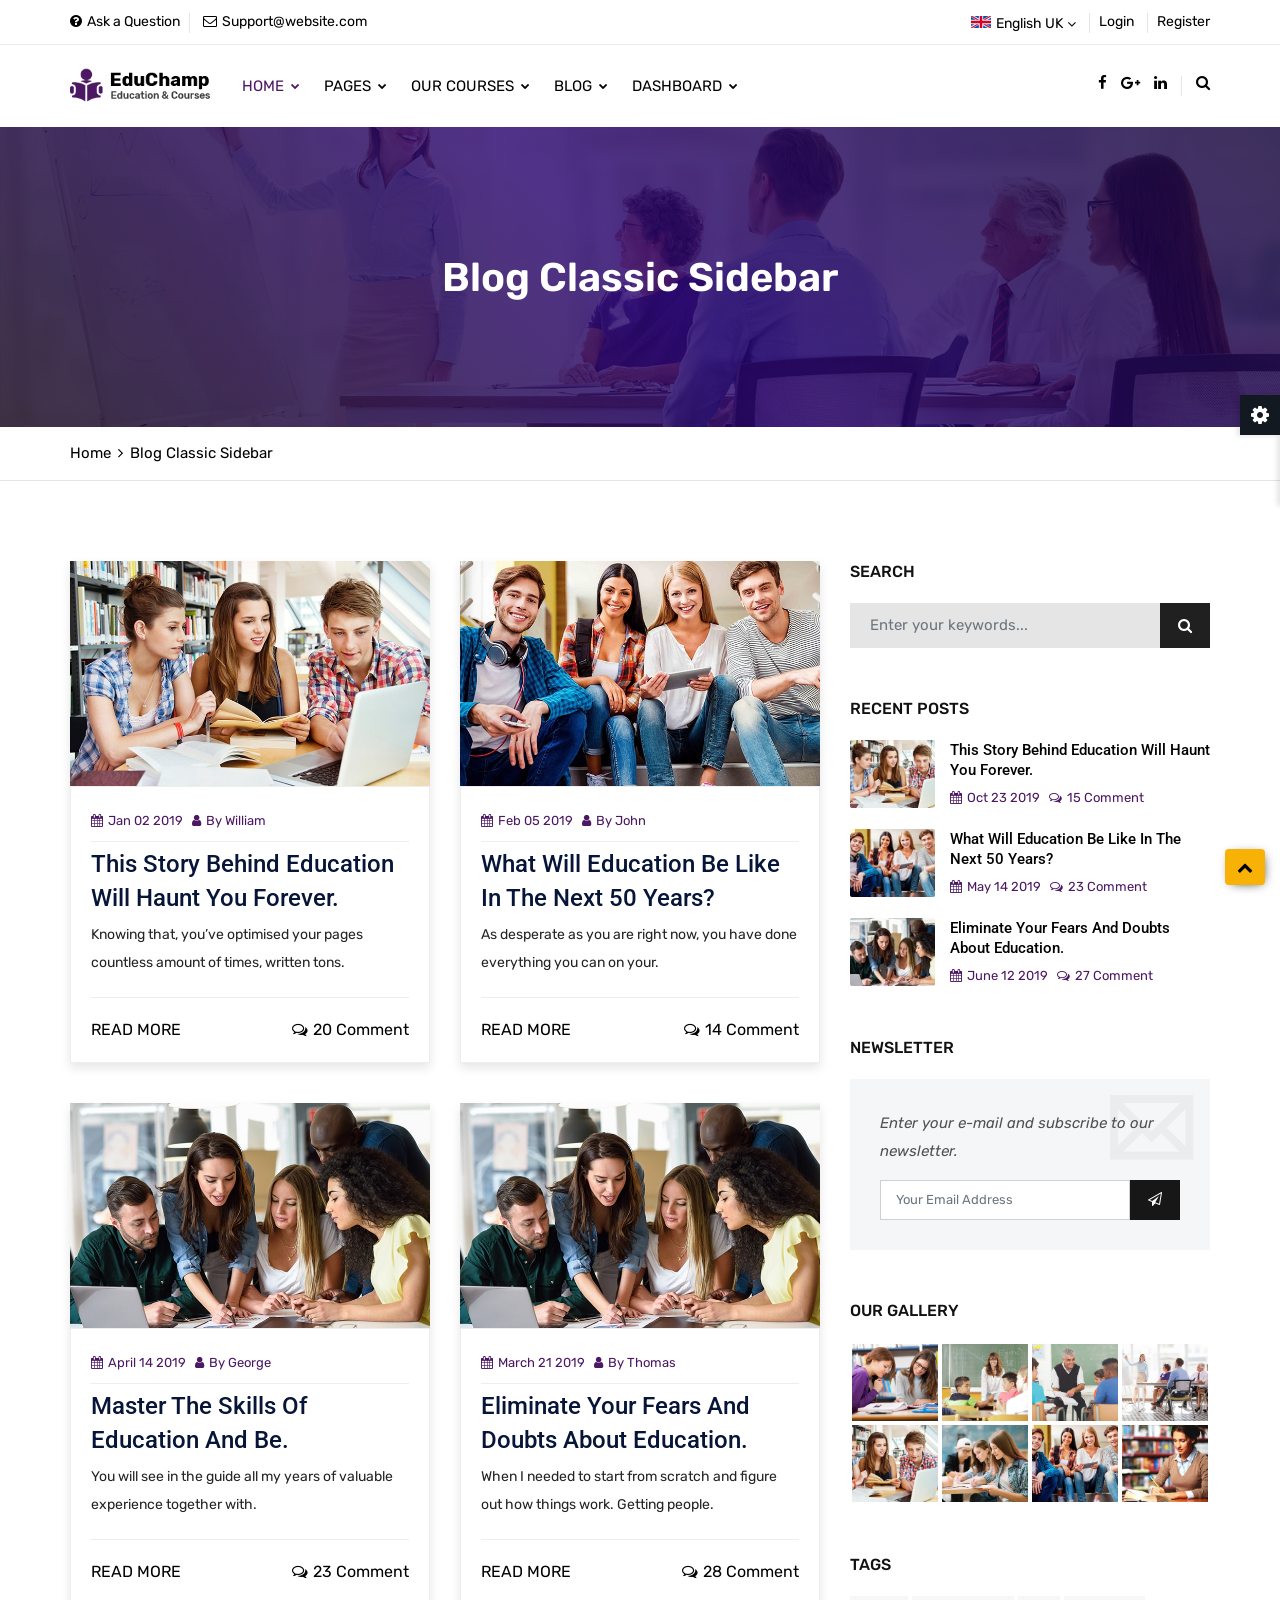
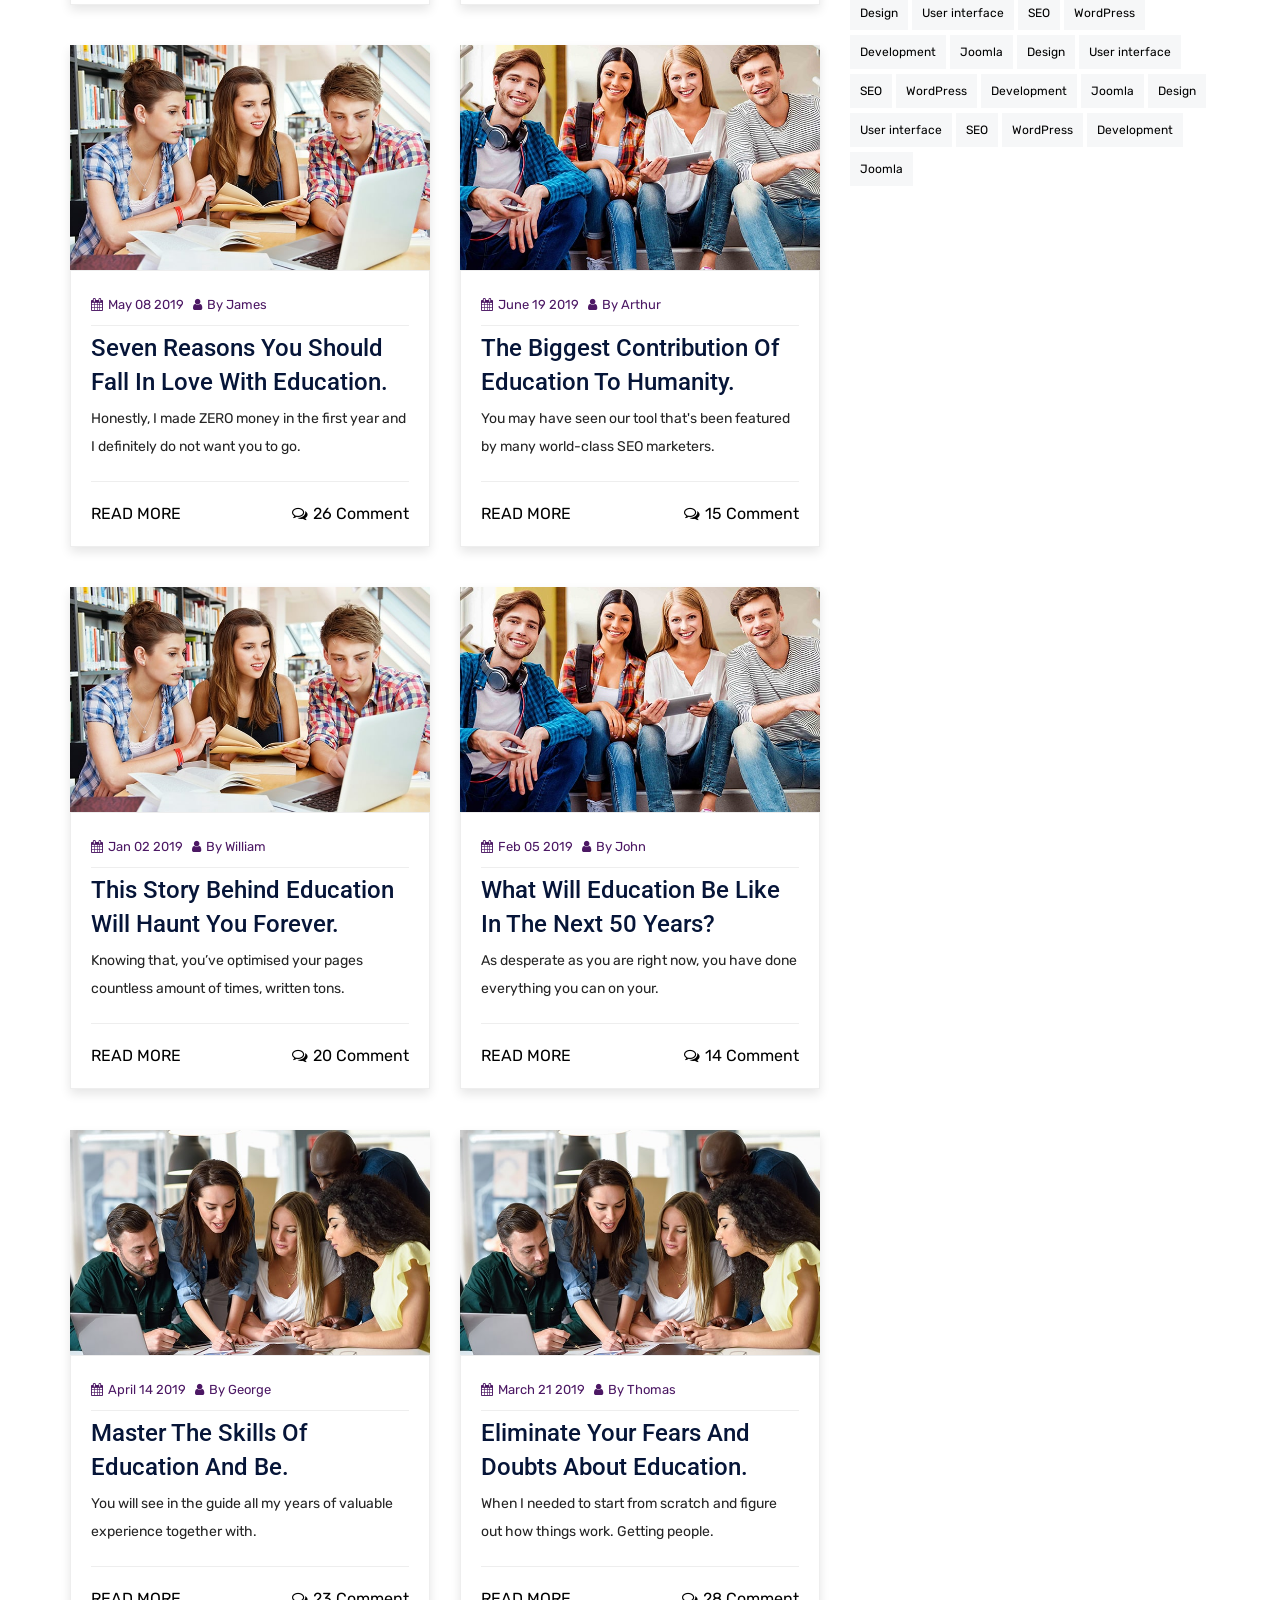
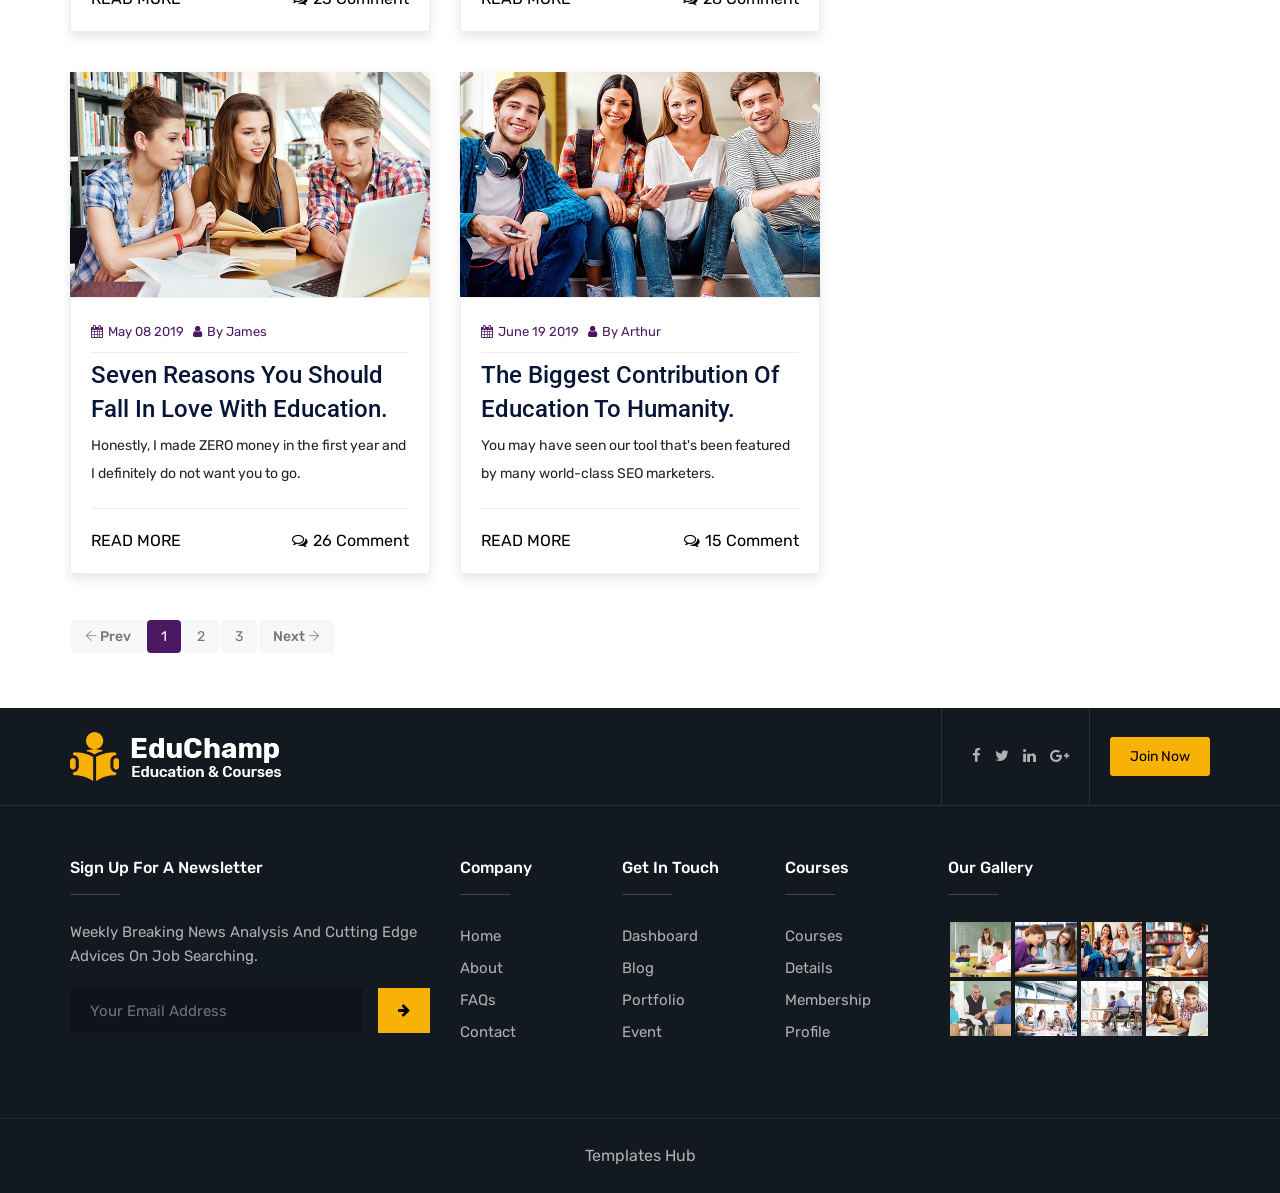
<file: Theme/blog-classic-sidebar.html>
<!DOCTYPE html>
<html lang="en">

<head>

	<!-- META ============================================= -->
	<meta charset="utf-8">
	<meta http-equiv="X-UA-Compatible" content="IE=edge">
	<meta name="keywords" content="" />
	<meta name="author" content="" />
	<meta name="robots" content="" />
	
	<!-- DESCRIPTION -->
	<meta name="description" content="EduChamp : Education HTML Template" />
	
	<!-- OG -->
	<meta property="og:title" content="EduChamp : Education HTML Template" />
	<meta property="og:description" content="EduChamp : Education HTML Template" />
	<meta property="og:image" content="" />
	<meta name="format-detection" content="telephone=no">
	
	<!-- FAVICONS ICON ============================================= -->
	<link rel="icon" href="assets/images/favicon.ico" type="image/x-icon" />
	<link rel="shortcut icon" type="image/x-icon" href="assets/images/favicon.png" />
	
	<!-- PAGE TITLE HERE ============================================= -->
	<title>EduChamp : Education HTML Template </title>
	
	<!-- MOBILE SPECIFIC ============================================= -->
	<meta name="viewport" content="width=device-width, initial-scale=1">
	
	<!--[if lt IE 9]>
	<script src="assets/js/html5shiv.min.js"></script>
	<script src="assets/js/respond.min.js"></script>
	<![endif]-->
	
	<!-- All PLUGINS CSS ============================================= -->
	<link rel="stylesheet" type="text/css" href="assets/css/assets.css">
	
	<!-- TYPOGRAPHY ============================================= -->
	<link rel="stylesheet" type="text/css" href="assets/css/typography.css">
	
	<!-- SHORTCODES ============================================= -->
	<link rel="stylesheet" type="text/css" href="assets/css/shortcodes/shortcodes.css">
	
	<!-- STYLESHEETS ============================================= -->
	<link rel="stylesheet" type="text/css" href="assets/css/style.css">
	<link class="skin" rel="stylesheet" type="text/css" href="assets/css/color/color-1.css">
	
</head>
<body id="bg">
<div class="page-wraper">
<div id="loading-icon-bx"></div>
	<!-- Header Top ==== -->
    <header class="header rs-nav">
		<div class="top-bar">
			<div class="container">
				<div class="row d-flex justify-content-between">
					<div class="topbar-left">
						<ul>
							<li><a href="faq-1.html"><i class="fa fa-question-circle"></i>Ask a Question</a></li>
							<li><a href="javascript:;"><i class="fa fa-envelope-o"></i>Support@website.com</a></li>
						</ul>
					</div>
					<div class="topbar-right">
						<ul>
							<li>
								<select class="header-lang-bx">
									<option data-icon="flag flag-uk">English UK</option>
									<option data-icon="flag flag-us">English US</option>
								</select>
							</li>
							<li><a href="login.html">Login</a></li>
							<li><a href="register.html">Register</a></li>
						</ul>
					</div>
				</div>
			</div>
		</div>
		<div class="sticky-header navbar-expand-lg">
            <div class="menu-bar clearfix">
                <div class="container clearfix">
					<!-- Header Logo ==== -->
					<div class="menu-logo">
						<a href="index.html"><img src="assets/images/logo.png" alt=""></a>
					</div>
					<!-- Mobile Nav Button ==== -->
                    <button class="navbar-toggler collapsed menuicon justify-content-end" type="button" data-toggle="collapse" data-target="#menuDropdown" aria-controls="menuDropdown" aria-expanded="false" aria-label="Toggle navigation">
						<span></span>
						<span></span>
						<span></span>
					</button>
					<!-- Author Nav ==== -->
                    <div class="secondary-menu">
                        <div class="secondary-inner">
                            <ul>
								<li><a href="javascript:;" class="btn-link"><i class="fa fa-facebook"></i></a></li>
								<li><a href="javascript:;" class="btn-link"><i class="fa fa-google-plus"></i></a></li>
								<li><a href="javascript:;" class="btn-link"><i class="fa fa-linkedin"></i></a></li>
								<!-- Search Button ==== -->
								<li class="search-btn"><button id="quik-search-btn" type="button" class="btn-link"><i class="fa fa-search"></i></button></li>
							</ul>
						</div>
                    </div>
					<!-- Search Box ==== -->
                    <div class="nav-search-bar">
                        <form action="#">
                            <input name="search" value="" type="text" class="form-control" placeholder="Type to search">
                            <span><i class="ti-search"></i></span>
                        </form>
						<span id="search-remove"><i class="ti-close"></i></span>
                    </div>
					<!-- Navigation Menu ==== -->
                    <div class="menu-links navbar-collapse collapse justify-content-start" id="menuDropdown">
						<div class="menu-logo">
							<a href="index.html"><img src="assets/images/logo.png" alt=""></a>
						</div>
                        <ul class="nav navbar-nav">	
							<li class="active"><a href="javascript:;">Home <i class="fa fa-chevron-down"></i></a>
								<ul class="sub-menu">
									<li><a href="index.html">Home 1</a></li>
									<li><a href="index-2.html">Home 2</a></li>
								</ul>
							</li>
							<li><a href="javascript:;">Pages <i class="fa fa-chevron-down"></i></a>
								<ul class="sub-menu">
									<li><a href="javascript:;">About<i class="fa fa-angle-right"></i></a>
										<ul class="sub-menu">
											<li><a href="about-1.html">About 1</a></li>
											<li><a href="about-2.html">About 2</a></li>
										</ul>
									</li>
									<li><a href="javascript:;">Event<i class="fa fa-angle-right"></i></a>
										<ul class="sub-menu">
											<li><a href="event.html">Event</a></li>
											<li><a href="events-details.html">Events Details</a></li>
										</ul>
									</li>
									<li><a href="javascript:;">FAQ's<i class="fa fa-angle-right"></i></a>
										<ul class="sub-menu">
											<li><a href="faq-1.html">FAQ's 1</a></li>
											<li><a href="faq-2.html">FAQ's 2</a></li>
										</ul>
									</li>
									<li><a href="javascript:;">Contact Us<i class="fa fa-angle-right"></i></a>
										<ul class="sub-menu">
											<li><a href="contact-1.html">Contact Us 1</a></li>
											<li><a href="contact-2.html">Contact Us 2</a></li>
										</ul>
									</li>
									<li><a href="portfolio.html">Portfolio</a></li>
									<li><a href="profile.html">Profile</a></li>
									<li><a href="membership.html">Membership</a></li>
									<li><a href="error-404.html">404 Page</a></li>
								</ul>
							</li>
							<li class="add-mega-menu"><a href="javascript:;">Our Courses <i class="fa fa-chevron-down"></i></a>
								<ul class="sub-menu add-menu">
									<li class="add-menu-left">
										<h5 class="menu-adv-title">Our Courses</h5>
										<ul>
											<li><a href="courses.html">Courses </a></li>
											<li><a href="courses-details.html">Courses Details</a></li>
											<li><a href="profile.html">Instructor Profile</a></li>
											<li><a href="event.html">Upcoming Event</a></li>
											<li><a href="membership.html">Membership</a></li>
										</ul>
									</li>
									<li class="add-menu-right">
										<img src="assets/images/adv/adv.jpg" alt=""/>
									</li>
								</ul>
							</li>
							<li><a href="javascript:;">Blog <i class="fa fa-chevron-down"></i></a>
								<ul class="sub-menu">
									<li><a href="blog-classic-grid.html">Blog Classic</a></li>
									<li><a href="blog-classic-sidebar.html">Blog Classic Sidebar</a></li>
									<li><a href="blog-list-sidebar.html">Blog List Sidebar</a></li>
									<li><a href="blog-standard-sidebar.html">Blog Standard Sidebar</a></li>
									<li><a href="blog-details.html">Blog Details</a></li>
								</ul>
							</li>
							<li class="nav-dashboard"><a href="javascript:;">Dashboard <i class="fa fa-chevron-down"></i></a>
								<ul class="sub-menu">
									<li><a href="admin/index.html">Dashboard</a></li>
									<li><a href="admin/add-listing.html">Add Listing</a></li>
									<li><a href="admin/bookmark.html">Bookmark</a></li>
									<li><a href="admin/courses.html">Courses</a></li>
									<li><a href="admin/review.html">Review</a></li>
									<li><a href="admin/teacher-profile.html">Teacher Profile</a></li>
									<li><a href="admin/user-profile.html">User Profile</a></li>
									<li><a href="javascript:;">Calendar<i class="fa fa-angle-right"></i></a>
										<ul class="sub-menu">
											<li><a href="admin/basic-calendar.html">Basic Calendar</a></li>
											<li><a href="admin/list-view-calendar.html">List View Calendar</a></li>
										</ul>
									</li>
									<li><a href="javascript:;">Mailbox<i class="fa fa-angle-right"></i></a>
										<ul class="sub-menu">
											<li><a href="admin/mailbox.html">Mailbox</a></li>
											<li><a href="admin/mailbox-compose.html">Compose</a></li>
											<li><a href="admin/mailbox-read.html">Mail Read</a></li>
										</ul>
									</li>
								</ul>
							</li>
						</ul>
						<div class="nav-social-link">
							<a href="javascript:;"><i class="fa fa-facebook"></i></a>
							<a href="javascript:;"><i class="fa fa-google-plus"></i></a>
							<a href="javascript:;"><i class="fa fa-linkedin"></i></a>
						</div>
                    </div>
					<!-- Navigation Menu END ==== -->
                </div>
            </div>
        </div>
    </header>
    <!-- header END -->
    <!-- Content -->
    <div class="page-content bg-white">
        <!-- inner page banner -->
        <div class="page-banner ovbl-dark" style="background-image:url(assets/images/banner/banner1.jpg);">
            <div class="container">
                <div class="page-banner-entry">
                    <h1 class="text-white">Blog Classic Sidebar</h1>
				</div>
            </div>
        </div>
		<!-- Breadcrumb row -->
		<div class="breadcrumb-row">
			<div class="container">
				<ul class="list-inline">
					<li><a href="#">Home</a></li>
					<li>Blog Classic Sidebar</li>
				</ul>
			</div>
		</div>
		<!-- Breadcrumb row END -->
        <div class="content-block">
			<div class="section-area section-sp1">
				<div class="container">
					<div class="row">
						<!-- left part start -->
						<div class="col-lg-8 col-xl-8 col-md-7">
							<!-- blog grid -->
							<div id="masonry" class="ttr-blog-grid-3 row">
								<div class="post action-card col-xl-6 col-lg-6 col-md-12 col-xs-12 m-b40">
									<div class="recent-news">
										<div class="action-box">
											<img src="assets/images/blog/latest-blog/pic1.jpg" alt="">
										</div>
										<div class="info-bx">
											<ul class="media-post">
												<li><a href="#"><i class="fa fa-calendar"></i>Jan 02 2019</a></li>
												<li><a href="#"><i class="fa fa-user"></i>By William</a></li>
											</ul>
											<h5 class="post-title"><a href="blog-details.html">This Story Behind Education Will Haunt You Forever.</a></h5>
											<p>Knowing that, you’ve optimised your pages countless amount of times, written tons.</p>
											<div class="post-extra">
												<a href="#" class="btn-link">READ MORE</a>
												<a href="#" class="comments-bx"><i class="fa fa-comments-o"></i>20 Comment</a>
											</div>
										</div>
									</div>
								</div>
								<div class="post action-card col-xl-6 col-lg-6 col-md-12 col-xs-12 m-b40">
									<div class="recent-news">
										<div class="action-box">
											<img src="assets/images/blog/latest-blog/pic2.jpg" alt="">
										</div>
										<div class="info-bx">
											<ul class="media-post">
												<li><a href="#"><i class="fa fa-calendar"></i>Feb 05 2019</a></li>
												<li><a href="#"><i class="fa fa-user"></i>By John</a></li>
											</ul>
											<h5 class="post-title"><a href="blog-details.html">What Will Education Be Like In The Next 50 Years?</a></h5>
											<p>As desperate as you are right now, you have done everything you can on your.</p>
											<div class="post-extra">
												<a href="#" class="btn-link">READ MORE</a>
												<a href="#" class="comments-bx"><i class="fa fa-comments-o"></i>14 Comment</a>
											</div>
										</div>
									</div>
								</div>
								<div class="post action-card col-xl-6 col-lg-6 col-md-12 col-xs-12 m-b40">
									<div class="recent-news">
										<div class="action-box">
											<img src="assets/images/blog/latest-blog/pic3.jpg" alt="">
										</div>
										<div class="info-bx">
											<ul class="media-post">
												<li><a href="#"><i class="fa fa-calendar"></i>April 14 2019</a></li>
												<li><a href="#"><i class="fa fa-user"></i>By George</a></li>
											</ul>
											<h5 class="post-title"><a href="blog-details.html">Master The Skills Of Education And Be.</a></h5>
											<p>You will see in the guide all my years of valuable experience together with.</p>
											<div class="post-extra">
												<a href="#" class="btn-link">READ MORE</a>
												<a href="#" class="comments-bx"><i class="fa fa-comments-o"></i>23 Comment</a>
											</div>
										</div>
									</div>
								</div>
								<div class="post action-card col-xl-6 col-lg-6 col-md-12 col-xs-12 m-b40">
									<div class="recent-news">
										<div class="action-box">
											<img src="assets/images/blog/latest-blog/pic3.jpg" alt="">
										</div>
										<div class="info-bx">
											<ul class="media-post">
												<li><a href="#"><i class="fa fa-calendar"></i>March 21 2019</a></li>
												<li><a href="#"><i class="fa fa-user"></i>By Thomas</a></li>
											</ul>
											<h5 class="post-title"><a href="blog-details.html">Eliminate Your Fears And Doubts About Education.</a></h5>
											<p>When I needed to start from scratch and figure out how things work. Getting people.</p>
											<div class="post-extra">
												<a href="#" class="btn-link">READ MORE</a>
												<a href="#" class="comments-bx"><i class="fa fa-comments-o"></i>28 Comment</a>
											</div>
										</div>
									</div>
								</div>
								<div class="post action-card col-xl-6 col-lg-6 col-md-12 col-xs-12 m-b40">
									<div class="recent-news">
										<div class="action-box">
											<img src="assets/images/blog/latest-blog/pic1.jpg" alt="">
										</div>
										<div class="info-bx">
											<ul class="media-post">
												<li><a href="#"><i class="fa fa-calendar"></i>May 08 2019</a></li>
												<li><a href="#"><i class="fa fa-user"></i>By James</a></li>
											</ul>
											<h5 class="post-title"><a href="blog-details.html">Seven Reasons You Should Fall In Love With Education.</a></h5>
											<p>Honestly, I made ZERO money in the first year and I definitely do not want you to go.</p>
											<div class="post-extra">
												<a href="#" class="btn-link">READ MORE</a>
												<a href="#" class="comments-bx"><i class="fa fa-comments-o"></i>26 Comment</a>
											</div>
										</div>
									</div>
								</div>
								<div class="post action-card col-xl-6 col-lg-6 col-md-12 col-xs-12 m-b40">
									<div class="recent-news">
										<div class="action-box">
											<img src="assets/images/blog/latest-blog/pic2.jpg" alt="">
										</div>
										<div class="info-bx">
											<ul class="media-post">
												<li><a href="#"><i class="fa fa-calendar"></i>June 19 2019</a></li>
												<li><a href="#"><i class="fa fa-user"></i>By Arthur</a></li>
											</ul>
											<h5 class="post-title"><a href="blog-details.html">The Biggest Contribution Of Education To Humanity.</a></h5>
											<p>You may have seen our tool that's been featured by many world-class SEO marketers.</p>
											<div class="post-extra">
												<a href="#" class="btn-link">READ MORE</a>
												<a href="#" class="comments-bx"><i class="fa fa-comments-o"></i>15 Comment</a>
											</div>
										</div>
									</div>
								</div>
								<div class="post action-card col-xl-6 col-lg-6 col-md-12 col-xs-12 m-b40">
									<div class="recent-news">
										<div class="action-box">
											<img src="assets/images/blog/latest-blog/pic1.jpg" alt="">
										</div>
										<div class="info-bx">
											<ul class="media-post">
												<li><a href="#"><i class="fa fa-calendar"></i>Jan 02 2019</a></li>
												<li><a href="#"><i class="fa fa-user"></i>By William</a></li>
											</ul>
											<h5 class="post-title"><a href="blog-details.html">This Story Behind Education Will Haunt You Forever.</a></h5>
											<p>Knowing that, you’ve optimised your pages countless amount of times, written tons.</p>
											<div class="post-extra">
												<a href="#" class="btn-link">READ MORE</a>
												<a href="#" class="comments-bx"><i class="fa fa-comments-o"></i>20 Comment</a>
											</div>
										</div>
									</div>
								</div>
								<div class="post action-card col-xl-6 col-lg-6 col-md-12 col-xs-12 m-b40">
									<div class="recent-news">
										<div class="action-box">
											<img src="assets/images/blog/latest-blog/pic2.jpg" alt="">
										</div>
										<div class="info-bx">
											<ul class="media-post">
												<li><a href="#"><i class="fa fa-calendar"></i>Feb 05 2019</a></li>
												<li><a href="#"><i class="fa fa-user"></i>By John</a></li>
											</ul>
											<h5 class="post-title"><a href="blog-details.html">What Will Education Be Like In The Next 50 Years?</a></h5>
											<p>As desperate as you are right now, you have done everything you can on your.</p>
											<div class="post-extra">
												<a href="#" class="btn-link">READ MORE</a>
												<a href="#" class="comments-bx"><i class="fa fa-comments-o"></i>14 Comment</a>
											</div>
										</div>
									</div>
								</div>
								<div class="post action-card col-xl-6 col-lg-6 col-md-12 col-xs-12 m-b40">
									<div class="recent-news">
										<div class="action-box">
											<img src="assets/images/blog/latest-blog/pic3.jpg" alt="">
										</div>
										<div class="info-bx">
											<ul class="media-post">
												<li><a href="#"><i class="fa fa-calendar"></i>April 14 2019</a></li>
												<li><a href="#"><i class="fa fa-user"></i>By George</a></li>
											</ul>
											<h5 class="post-title"><a href="blog-details.html">Master The Skills Of Education And Be.</a></h5>
											<p>You will see in the guide all my years of valuable experience together with.</p>
											<div class="post-extra">
												<a href="#" class="btn-link">READ MORE</a>
												<a href="#" class="comments-bx"><i class="fa fa-comments-o"></i>23 Comment</a>
											</div>
										</div>
									</div>
								</div>
								<div class="post action-card col-xl-6 col-lg-6 col-md-12 col-xs-12 m-b40">
									<div class="recent-news">
										<div class="action-box">
											<img src="assets/images/blog/latest-blog/pic3.jpg" alt="">
										</div>
										<div class="info-bx">
											<ul class="media-post">
												<li><a href="#"><i class="fa fa-calendar"></i>March 21 2019</a></li>
												<li><a href="#"><i class="fa fa-user"></i>By Thomas</a></li>
											</ul>
											<h5 class="post-title"><a href="blog-details.html">Eliminate Your Fears And Doubts About Education.</a></h5>
											<p>When I needed to start from scratch and figure out how things work. Getting people.</p>
											<div class="post-extra">
												<a href="#" class="btn-link">READ MORE</a>
												<a href="#" class="comments-bx"><i class="fa fa-comments-o"></i>28 Comment</a>
											</div>
										</div>
									</div>
								</div>
								<div class="post action-card col-xl-6 col-lg-6 col-md-12 col-xs-12 m-b40">
									<div class="recent-news">
										<div class="action-box">
											<img src="assets/images/blog/latest-blog/pic1.jpg" alt="">
										</div>
										<div class="info-bx">
											<ul class="media-post">
												<li><a href="#"><i class="fa fa-calendar"></i>May 08 2019</a></li>
												<li><a href="#"><i class="fa fa-user"></i>By James</a></li>
											</ul>
											<h5 class="post-title"><a href="blog-details.html">Seven Reasons You Should Fall In Love With Education.</a></h5>
											<p>Honestly, I made ZERO money in the first year and I definitely do not want you to go.</p>
											<div class="post-extra">
												<a href="#" class="btn-link">READ MORE</a>
												<a href="#" class="comments-bx"><i class="fa fa-comments-o"></i>26 Comment</a>
											</div>
										</div>
									</div>
								</div>
								<div class="post action-card col-xl-6 col-lg-6 col-md-12 col-xs-12 m-b40">
									<div class="recent-news">
										<div class="action-box">
											<img src="assets/images/blog/latest-blog/pic2.jpg" alt="">
										</div>
										<div class="info-bx">
											<ul class="media-post">
												<li><a href="#"><i class="fa fa-calendar"></i>June 19 2019</a></li>
												<li><a href="#"><i class="fa fa-user"></i>By Arthur</a></li>
											</ul>
											<h5 class="post-title"><a href="blog-details.html">The Biggest Contribution Of Education To Humanity.</a></h5>
											<p>You may have seen our tool that's been featured by many world-class SEO marketers.</p>
											<div class="post-extra">
												<a href="#" class="btn-link">READ MORE</a>
												<a href="#" class="comments-bx"><i class="fa fa-comments-o"></i>15 Comment</a>
											</div>
										</div>
									</div>
								</div>
							</div>
							<!-- blog grid END -->
							<!-- Pagination -->
							<div class="pagination-bx rounded-sm gray clearfix">
								<ul class="pagination">
									<li class="previous"><a href="#"><i class="ti-arrow-left"></i> Prev</a></li>
									<li class="active"><a href="#">1</a></li>
									<li><a href="#">2</a></li>
									<li><a href="#">3</a></li>
									<li class="next"><a href="#">Next <i class="ti-arrow-right"></i></a></li>
								</ul>
							</div>
							<!-- Pagination END -->
						</div>
						<!-- left part END -->
						<!-- Side bar start -->
						<div class="col-lg-4 col-xl-4 col-md-5 sticky-top">
							<aside class="side-bar sticky-top">
								<div class="widget">
									<h6 class="widget-title">Search</h6>
									<div class="search-bx style-1">
										<form role="search" method="post">
											<div class="input-group">
												<input name="text" class="form-control" placeholder="Enter your keywords..." type="text">
												<span class="input-group-btn">
													<button type="submit" class="fa fa-search text-primary"></button>
												</span> 
											</div>
										</form>
									</div>
								</div>
								<div class="widget recent-posts-entry">
									<h6 class="widget-title">Recent Posts</h6>
									<div class="widget-post-bx">
										<div class="widget-post clearfix">
											<div class="ttr-post-media"> <img src="assets/images/blog/recent-blog/pic1.jpg" width="200" height="143" alt=""> </div>
											<div class="ttr-post-info">
												<div class="ttr-post-header">
													<h6 class="post-title"><a href="blog-details.html">This Story Behind Education Will Haunt You Forever.</a></h6>
												</div>
												<ul class="media-post">
													<li><a href="#"><i class="fa fa-calendar"></i>Oct 23 2019</a></li>
													<li><a href="#"><i class="fa fa-comments-o"></i>15 Comment</a></li>
												</ul>
											</div>
										</div>
										<div class="widget-post clearfix">
											<div class="ttr-post-media"> <img src="assets/images/blog/recent-blog/pic2.jpg" width="200" height="160" alt=""> </div>
											<div class="ttr-post-info">
												<div class="ttr-post-header">
													<h6 class="post-title"><a href="blog-details.html">What Will Education Be Like In The Next 50 Years?</a></h6>
												</div>
												<ul class="media-post">
													<li><a href="#"><i class="fa fa-calendar"></i>May 14 2019</a></li>
													<li><a href="#"><i class="fa fa-comments-o"></i>23 Comment</a></li>
												</ul>
											</div>
										</div>
										<div class="widget-post clearfix">
											<div class="ttr-post-media"> <img src="assets/images/blog/recent-blog/pic3.jpg" width="200" height="160" alt=""> </div>
											<div class="ttr-post-info">
												<div class="ttr-post-header">
													<h6 class="post-title"><a href="blog-details.html">Eliminate Your Fears And Doubts About Education.</a></h6>
												</div>
												<ul class="media-post">
													<li><a href="#"><i class="fa fa-calendar"></i>June 12 2019</a></li>
													<li><a href="#"><i class="fa fa-comments-o"></i>27 Comment</a></li>
												</ul>
											</div>
										</div>
									</div>
								</div>
								<div class="widget widget-newslatter">
									<h6 class="widget-title">Newsletter</h6>
									<div class="news-box">
										<p>Enter your e-mail and subscribe to our newsletter.</p>
										<form class="subscription-form" action="http://educhamp.themetrades.com/demo/assets/script/mailchamp.php" method="post">
											<div class="ajax-message"></div>
											<div class="input-group">
												<input name="dzEmail" required="required" type="email" class="form-control" placeholder="Your Email Address"/>
												<button name="submit" value="Submit" type="submit" class="btn black radius-no">
													<i class="fa fa-paper-plane-o"></i>
												</button>
											</div>
										</form>
									</div>
								</div>
								<div class="widget widget_gallery gallery-grid-4">
									<h6 class="widget-title">Our Gallery</h6>
									<ul>
										<li><div><a href="#"><img src="assets/images/gallery/pic2.jpg" alt=""></a></div></li>
										<li><div><a href="#"><img src="assets/images/gallery/pic1.jpg" alt=""></a></div></li>
										<li><div><a href="#"><img src="assets/images/gallery/pic5.jpg" alt=""></a></div></li>
										<li><div><a href="#"><img src="assets/images/gallery/pic7.jpg" alt=""></a></div></li>
										<li><div><a href="#"><img src="assets/images/gallery/pic8.jpg" alt=""></a></div></li>
										<li><div><a href="#"><img src="assets/images/gallery/pic9.jpg" alt=""></a></div></li>
										<li><div><a href="#"><img src="assets/images/gallery/pic3.jpg" alt=""></a></div></li>
										<li><div><a href="#"><img src="assets/images/gallery/pic4.jpg" alt=""></a></div></li>
									</ul>
								</div>
								<div class="widget widget_tag_cloud">
									<h6 class="widget-title">Tags</h6>
									<div class="tagcloud"> 
										<a href="#">Design</a> 
										<a href="#">User interface</a> 
										<a href="#">SEO</a> 
										<a href="#">WordPress</a> 
										<a href="#">Development</a> 
										<a href="#">Joomla</a> 
										<a href="#">Design</a> 
										<a href="#">User interface</a> 
										<a href="#">SEO</a> 
										<a href="#">WordPress</a> 
										<a href="#">Development</a> 
										<a href="#">Joomla</a> 
										<a href="#">Design</a> 
										<a href="#">User interface</a> 
										<a href="#">SEO</a> 
										<a href="#">WordPress</a> 
										<a href="#">Development</a> 
										<a href="#">Joomla</a> 
									</div>
								</div>
							</aside>
						</div>
						<!-- Side bar END -->
					</div>
				</div>
			</div>
        </div>
    </div>
    <!-- Left & right section END -->
    <!-- Content END-->
<!-- Footer ==== -->
    <footer>
        <div class="footer-top">
			<div class="pt-exebar">
				<div class="container">
					<div class="d-flex align-items-stretch">
						<div class="pt-logo mr-auto">
							<a href="index.html"><img src="assets/images/logo-white.png" alt=""/></a>
						</div>
						<div class="pt-social-link">
							<ul class="list-inline m-a0">
								<li><a href="#" class="btn-link"><i class="fa fa-facebook"></i></a></li>
								<li><a href="#" class="btn-link"><i class="fa fa-twitter"></i></a></li>
								<li><a href="#" class="btn-link"><i class="fa fa-linkedin"></i></a></li>
								<li><a href="#" class="btn-link"><i class="fa fa-google-plus"></i></a></li>
							</ul>
						</div>
						<div class="pt-btn-join">
							<a href="#" class="btn ">Join Now</a>
						</div>
					</div>
				</div>
			</div>
            <div class="container">
                <div class="row">
					<div class="col-lg-4 col-md-12 col-sm-12 footer-col-4">
                        <div class="widget">
                            <h5 class="footer-title">Sign Up For A Newsletter</h5>
							<p class="text-capitalize m-b20">Weekly Breaking news analysis and cutting edge advices on job searching.</p>
                            <div class="subscribe-form m-b20">
								<form class="subscription-form" action="http://educhamp.themetrades.com/demo/assets/script/mailchamp.php" method="post">
									<div class="ajax-message"></div>
									<div class="input-group">
										<input name="email" required="required"  class="form-control" placeholder="Your Email Address" type="email">
										<span class="input-group-btn">
											<button name="submit" value="Submit" type="submit" class="btn"><i class="fa fa-arrow-right"></i></button>
										</span> 
									</div>
								</form>
							</div>
                        </div>
                    </div>
					<div class="col-12 col-lg-5 col-md-7 col-sm-12">
						<div class="row">
							<div class="col-4 col-lg-4 col-md-4 col-sm-4">
								<div class="widget footer_widget">
									<h5 class="footer-title">Company</h5>
									<ul>
										<li><a href="index.html">Home</a></li>
										<li><a href="about-1.html">About</a></li>
										<li><a href="faq-1.html">FAQs</a></li>
										<li><a href="contact-1.html">Contact</a></li>
									</ul>
								</div>
							</div>
							<div class="col-4 col-lg-4 col-md-4 col-sm-4">
								<div class="widget footer_widget">
									<h5 class="footer-title">Get In Touch</h5>
									<ul>
										<li><a href="http://educhamp.themetrades.com/admin/index.html">Dashboard</a></li>
										<li><a href="blog-classic-grid.html">Blog</a></li>
										<li><a href="portfolio.html">Portfolio</a></li>
										<li><a href="event.html">Event</a></li>
									</ul>
								</div>
							</div>
							<div class="col-4 col-lg-4 col-md-4 col-sm-4">
								<div class="widget footer_widget">
									<h5 class="footer-title">Courses</h5>
									<ul>
										<li><a href="courses.html">Courses</a></li>
										<li><a href="courses-details.html">Details</a></li>
										<li><a href="membership.html">Membership</a></li>
										<li><a href="profile.html">Profile</a></li>
									</ul>
								</div>
							</div>
						</div>
                    </div>
					<div class="col-12 col-lg-3 col-md-5 col-sm-12 footer-col-4">
                        <div class="widget widget_gallery gallery-grid-4">
                            <h5 class="footer-title">Our Gallery</h5>
                            <ul class="magnific-image">
								<li><a href="assets/images/gallery/pic1.jpg" class="magnific-anchor"><img src="assets/images/gallery/pic1.jpg" alt=""></a></li>
								<li><a href="assets/images/gallery/pic2.jpg" class="magnific-anchor"><img src="assets/images/gallery/pic2.jpg" alt=""></a></li>
								<li><a href="assets/images/gallery/pic3.jpg" class="magnific-anchor"><img src="assets/images/gallery/pic3.jpg" alt=""></a></li>
								<li><a href="assets/images/gallery/pic4.jpg" class="magnific-anchor"><img src="assets/images/gallery/pic4.jpg" alt=""></a></li>
								<li><a href="assets/images/gallery/pic5.jpg" class="magnific-anchor"><img src="assets/images/gallery/pic5.jpg" alt=""></a></li>
								<li><a href="assets/images/gallery/pic6.jpg" class="magnific-anchor"><img src="assets/images/gallery/pic6.jpg" alt=""></a></li>
								<li><a href="assets/images/gallery/pic7.jpg" class="magnific-anchor"><img src="assets/images/gallery/pic7.jpg" alt=""></a></li>
								<li><a href="assets/images/gallery/pic8.jpg" class="magnific-anchor"><img src="assets/images/gallery/pic8.jpg" alt=""></a></li>
							</ul>
                        </div>
                    </div>
                </div>
            </div>
        </div>
        <div class="footer-bottom">
            <div class="container">
                <div class="row">
                    <div class="col-lg-12 col-md-12 col-sm-12 text-center"><a target="_blank" href="https://www.templateshub.net">Templates Hub</a></div>
                </div>
            </div>
        </div>
    </footer>
    <!-- Footer END ==== -->
    <!-- scroll top button -->
    <button class="back-to-top fa fa-chevron-up" ></button>
</div>
<!-- External JavaScripts -->
<script src="assets/js/jquery.min.js"></script>
<script src="assets/vendors/bootstrap/js/popper.min.js"></script>
<script src="assets/vendors/bootstrap/js/bootstrap.min.js"></script>
<script src="assets/vendors/bootstrap-select/bootstrap-select.min.js"></script>
<script src="assets/vendors/bootstrap-touchspin/jquery.bootstrap-touchspin.js"></script>
<script src="assets/vendors/magnific-popup/magnific-popup.js"></script>
<script src="assets/vendors/counter/waypoints-min.js"></script>
<script src="assets/vendors/counter/counterup.min.js"></script>
<script src="assets/vendors/imagesloaded/imagesloaded.js"></script>
<script src="assets/vendors/masonry/masonry.js"></script>
<script src="assets/vendors/masonry/filter.js"></script>
<script src="assets/vendors/owl-carousel/owl.carousel.js"></script>
<script src="assets/js/functions.js"></script>
<script src="assets/js/contact.js"></script>
<script src='assets/vendors/switcher/switcher.js'></script>
</body>

</html>
</file>
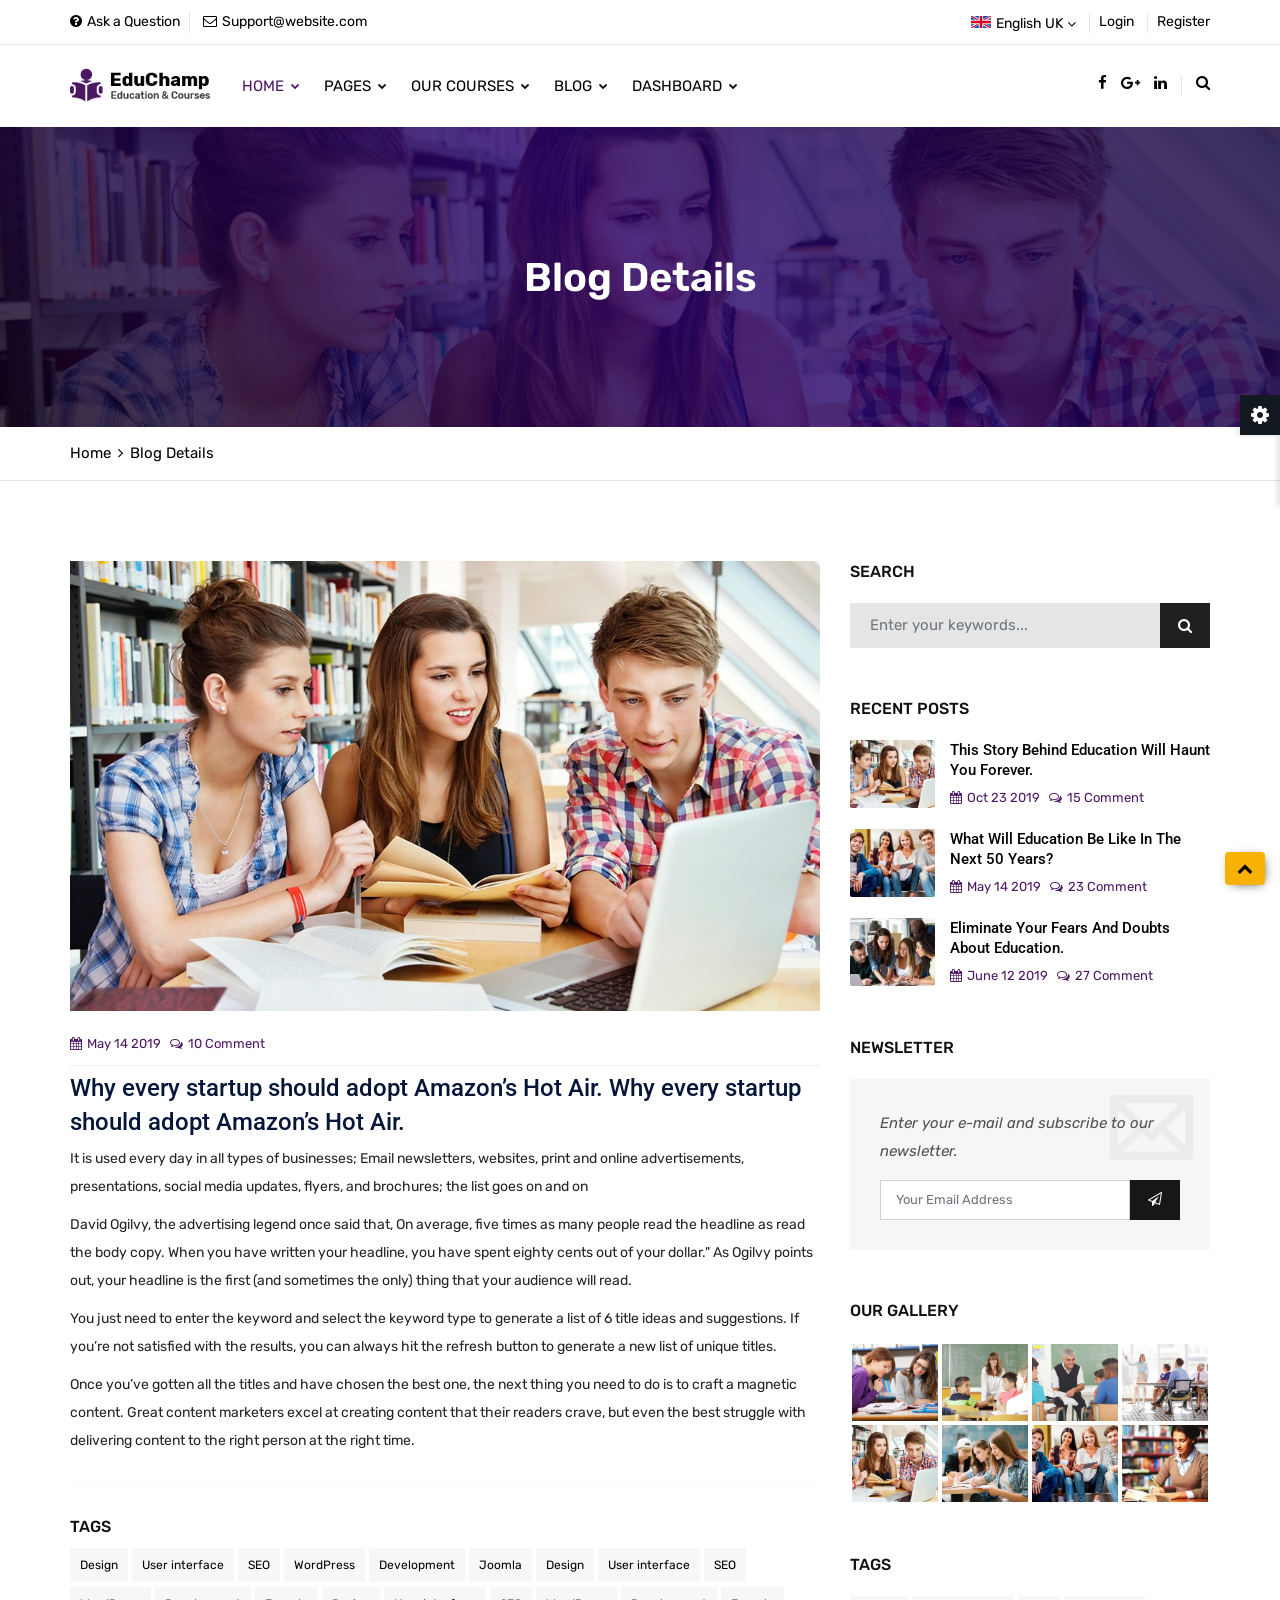
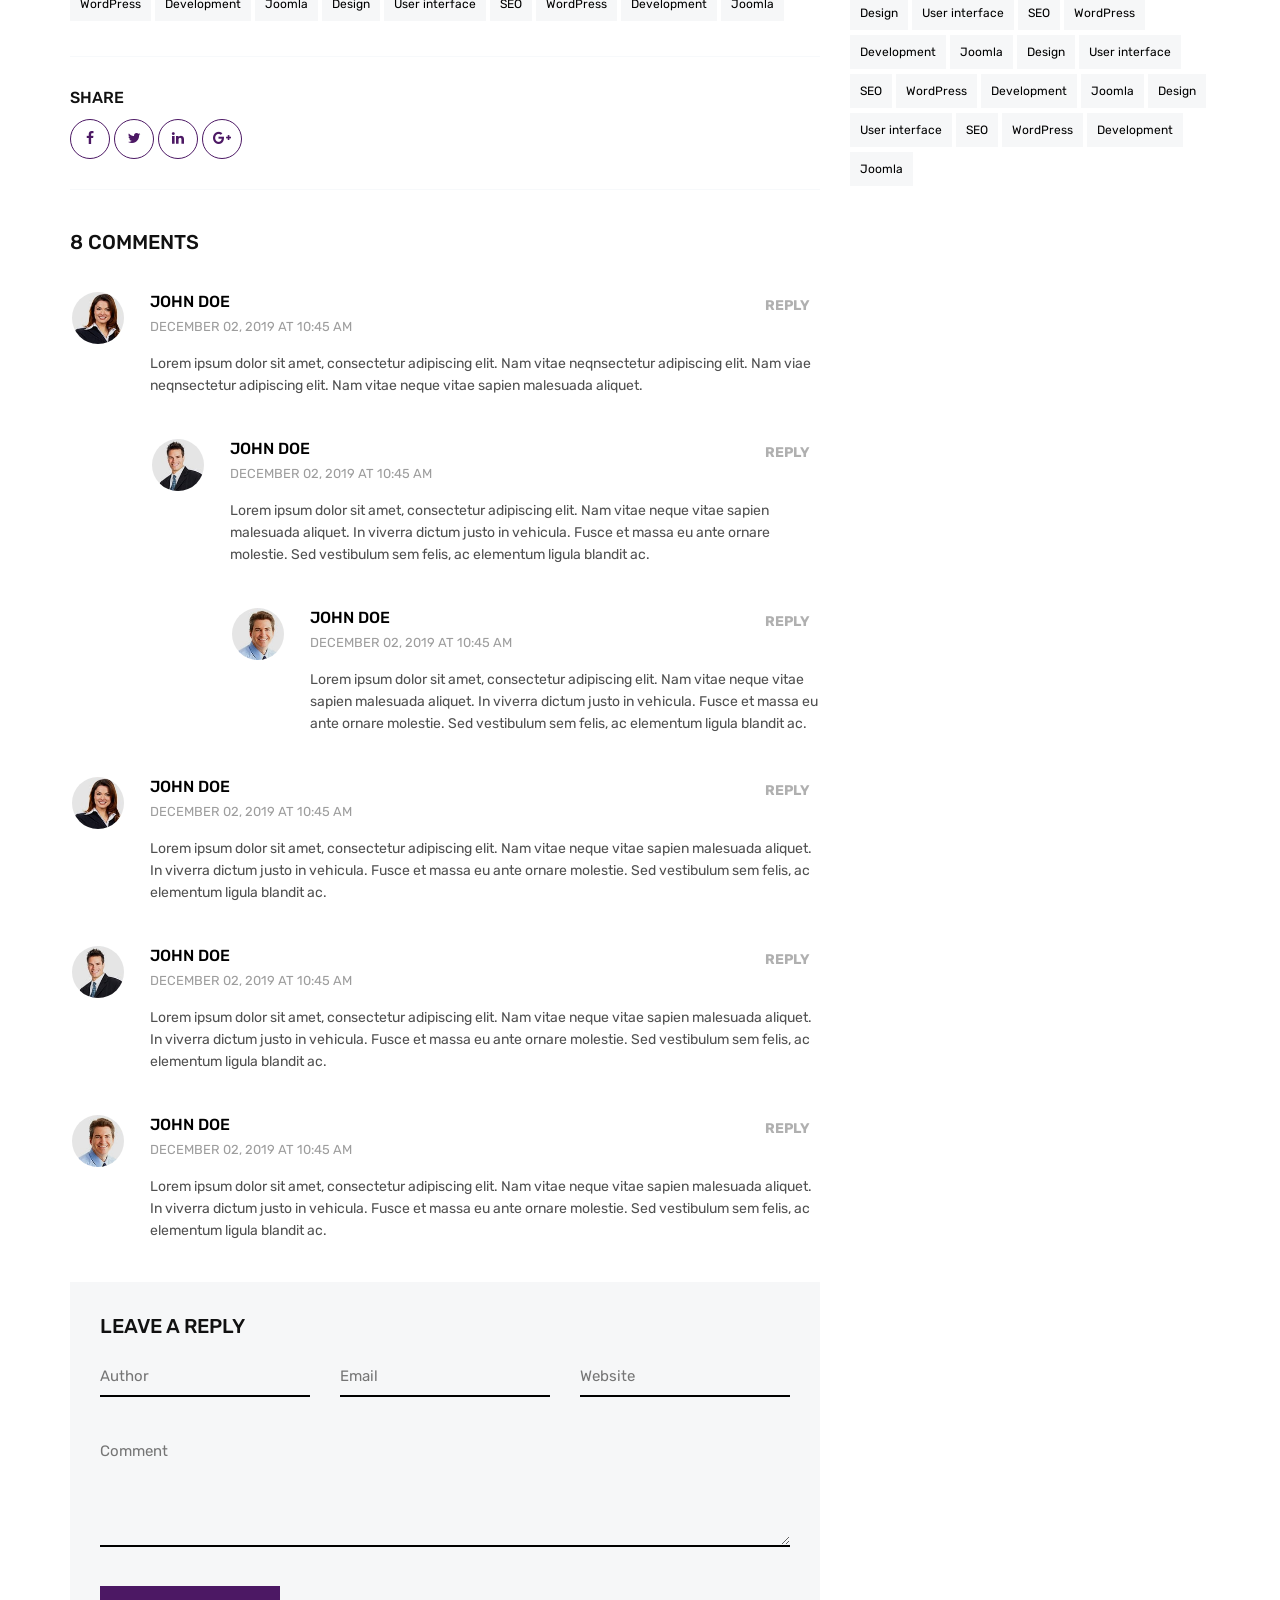
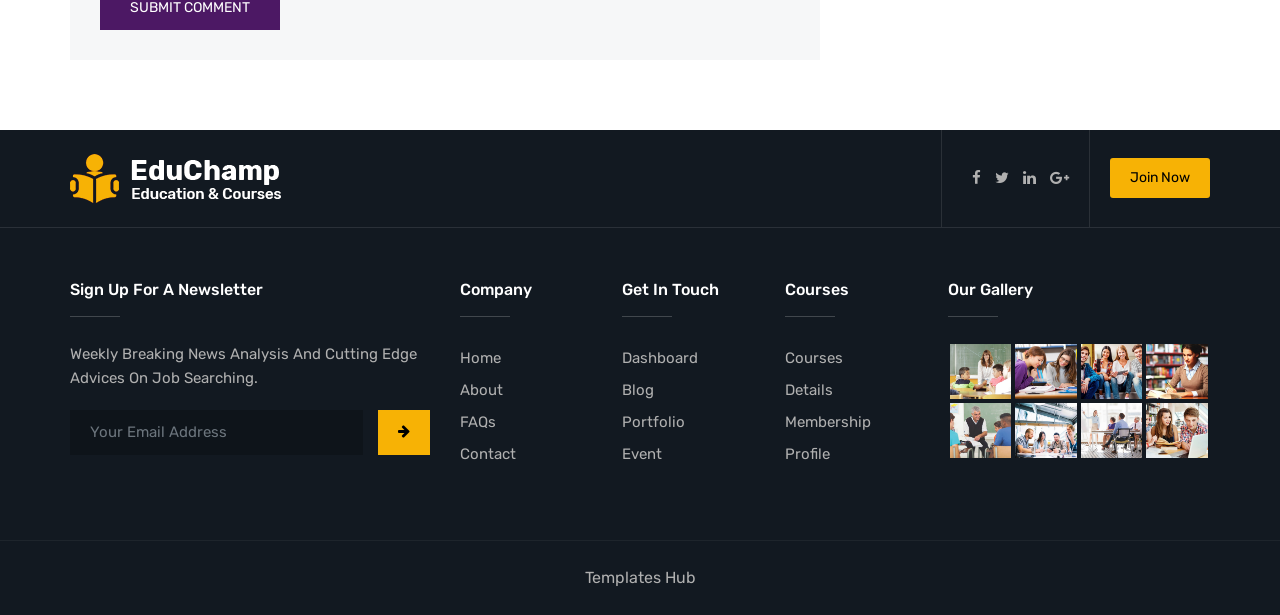
<file: Theme/blog-details.html>
<!DOCTYPE html>
<html lang="en">

<head>

	<!-- META ============================================= -->
	<meta charset="utf-8">
	<meta http-equiv="X-UA-Compatible" content="IE=edge">
	<meta name="keywords" content="" />
	<meta name="author" content="" />
	<meta name="robots" content="" />
	
	<!-- DESCRIPTION -->
	<meta name="description" content="EduChamp : Education HTML Template" />
	
	<!-- OG -->
	<meta property="og:title" content="EduChamp : Education HTML Template" />
	<meta property="og:description" content="EduChamp : Education HTML Template" />
	<meta property="og:image" content="" />
	<meta name="format-detection" content="telephone=no">
	
	<!-- FAVICONS ICON ============================================= -->
	<link rel="icon" href="assets/images/favicon.ico" type="image/x-icon" />
	<link rel="shortcut icon" type="image/x-icon" href="assets/images/favicon.png" />
	
	<!-- PAGE TITLE HERE ============================================= -->
	<title>EduChamp : Education HTML Template </title>
	
	<!-- MOBILE SPECIFIC ============================================= -->
	<meta name="viewport" content="width=device-width, initial-scale=1">
	
	<!--[if lt IE 9]>
	<script src="assets/js/html5shiv.min.js"></script>
	<script src="assets/js/respond.min.js"></script>
	<![endif]-->
	
	<!-- All PLUGINS CSS ============================================= -->
	<link rel="stylesheet" type="text/css" href="assets/css/assets.css">
	
	<!-- TYPOGRAPHY ============================================= -->
	<link rel="stylesheet" type="text/css" href="assets/css/typography.css">
	
	<!-- SHORTCODES ============================================= -->
	<link rel="stylesheet" type="text/css" href="assets/css/shortcodes/shortcodes.css">
	
	<!-- STYLESHEETS ============================================= -->
	<link rel="stylesheet" type="text/css" href="assets/css/style.css">
	<link class="skin" rel="stylesheet" type="text/css" href="assets/css/color/color-1.css">
	
</head>
<body id="bg">
<div class="page-wraper">
<div id="loading-icon-bx"></div>

	<!-- Header Top ==== -->
    <header class="header rs-nav">
		<div class="top-bar">
			<div class="container">
				<div class="row d-flex justify-content-between">
					<div class="topbar-left">
						<ul>
							<li><a href="faq-1.html"><i class="fa fa-question-circle"></i>Ask a Question</a></li>
							<li><a href="javascript:;"><i class="fa fa-envelope-o"></i>Support@website.com</a></li>
						</ul>
					</div>
					<div class="topbar-right">
						<ul>
							<li>
								<select class="header-lang-bx">
									<option data-icon="flag flag-uk">English UK</option>
									<option data-icon="flag flag-us">English US</option>
								</select>
							</li>
							<li><a href="login.html">Login</a></li>
							<li><a href="register.html">Register</a></li>
						</ul>
					</div>
				</div>
			</div>
		</div>
		<div class="sticky-header navbar-expand-lg">
            <div class="menu-bar clearfix">
                <div class="container clearfix">
					<!-- Header Logo ==== -->
					<div class="menu-logo">
						<a href="index.html"><img src="assets/images/logo.png" alt=""></a>
					</div>
					<!-- Mobile Nav Button ==== -->
                    <button class="navbar-toggler collapsed menuicon justify-content-end" type="button" data-toggle="collapse" data-target="#menuDropdown" aria-controls="menuDropdown" aria-expanded="false" aria-label="Toggle navigation">
						<span></span>
						<span></span>
						<span></span>
					</button>
					<!-- Author Nav ==== -->
                    <div class="secondary-menu">
                        <div class="secondary-inner">
                            <ul>
								<li><a href="javascript:;" class="btn-link"><i class="fa fa-facebook"></i></a></li>
								<li><a href="javascript:;" class="btn-link"><i class="fa fa-google-plus"></i></a></li>
								<li><a href="javascript:;" class="btn-link"><i class="fa fa-linkedin"></i></a></li>
								<!-- Search Button ==== -->
								<li class="search-btn"><button id="quik-search-btn" type="button" class="btn-link"><i class="fa fa-search"></i></button></li>
							</ul>
						</div>
                    </div>
					<!-- Search Box ==== -->
                    <div class="nav-search-bar">
                        <form action="#">
                            <input name="search" value="" type="text" class="form-control" placeholder="Type to search">
                            <span><i class="ti-search"></i></span>
                        </form>
						<span id="search-remove"><i class="ti-close"></i></span>
                    </div>
					<!-- Navigation Menu ==== -->
                    <div class="menu-links navbar-collapse collapse justify-content-start" id="menuDropdown">
						<div class="menu-logo">
							<a href="index.html"><img src="assets/images/logo.png" alt=""></a>
						</div>
                        <ul class="nav navbar-nav">	
							<li class="active"><a href="javascript:;">Home <i class="fa fa-chevron-down"></i></a>
								<ul class="sub-menu">
									<li><a href="index.html">Home 1</a></li>
									<li><a href="index-2.html">Home 2</a></li>
								</ul>
							</li>
							<li><a href="javascript:;">Pages <i class="fa fa-chevron-down"></i></a>
								<ul class="sub-menu">
									<li><a href="javascript:;">About<i class="fa fa-angle-right"></i></a>
										<ul class="sub-menu">
											<li><a href="about-1.html">About 1</a></li>
											<li><a href="about-2.html">About 2</a></li>
										</ul>
									</li>
									<li><a href="javascript:;">Event<i class="fa fa-angle-right"></i></a>
										<ul class="sub-menu">
											<li><a href="event.html">Event</a></li>
											<li><a href="events-details.html">Events Details</a></li>
										</ul>
									</li>
									<li><a href="javascript:;">FAQ's<i class="fa fa-angle-right"></i></a>
										<ul class="sub-menu">
											<li><a href="faq-1.html">FAQ's 1</a></li>
											<li><a href="faq-2.html">FAQ's 2</a></li>
										</ul>
									</li>
									<li><a href="javascript:;">Contact Us<i class="fa fa-angle-right"></i></a>
										<ul class="sub-menu">
											<li><a href="contact-1.html">Contact Us 1</a></li>
											<li><a href="contact-2.html">Contact Us 2</a></li>
										</ul>
									</li>
									<li><a href="portfolio.html">Portfolio</a></li>
									<li><a href="profile.html">Profile</a></li>
									<li><a href="membership.html">Membership</a></li>
									<li><a href="error-404.html">404 Page</a></li>
								</ul>
							</li>
							<li class="add-mega-menu"><a href="javascript:;">Our Courses <i class="fa fa-chevron-down"></i></a>
								<ul class="sub-menu add-menu">
									<li class="add-menu-left">
										<h5 class="menu-adv-title">Our Courses</h5>
										<ul>
											<li><a href="courses.html">Courses </a></li>
											<li><a href="courses-details.html">Courses Details</a></li>
											<li><a href="profile.html">Instructor Profile</a></li>
											<li><a href="event.html">Upcoming Event</a></li>
											<li><a href="membership.html">Membership</a></li>
										</ul>
									</li>
									<li class="add-menu-right">
										<img src="assets/images/adv/adv.jpg" alt=""/>
									</li>
								</ul>
							</li>
							<li><a href="javascript:;">Blog <i class="fa fa-chevron-down"></i></a>
								<ul class="sub-menu">
									<li><a href="blog-classic-grid.html">Blog Classic</a></li>
									<li><a href="blog-classic-sidebar.html">Blog Classic Sidebar</a></li>
									<li><a href="blog-list-sidebar.html">Blog List Sidebar</a></li>
									<li><a href="blog-standard-sidebar.html">Blog Standard Sidebar</a></li>
									<li><a href="blog-details.html">Blog Details</a></li>
								</ul>
							</li>
							<li class="nav-dashboard"><a href="javascript:;">Dashboard <i class="fa fa-chevron-down"></i></a>
								<ul class="sub-menu">
									<li><a href="admin/index.html">Dashboard</a></li>
									<li><a href="admin/add-listing.html">Add Listing</a></li>
									<li><a href="admin/bookmark.html">Bookmark</a></li>
									<li><a href="admin/courses.html">Courses</a></li>
									<li><a href="admin/review.html">Review</a></li>
									<li><a href="admin/teacher-profile.html">Teacher Profile</a></li>
									<li><a href="admin/user-profile.html">User Profile</a></li>
									<li><a href="javascript:;">Calendar<i class="fa fa-angle-right"></i></a>
										<ul class="sub-menu">
											<li><a href="admin/basic-calendar.html">Basic Calendar</a></li>
											<li><a href="admin/list-view-calendar.html">List View Calendar</a></li>
										</ul>
									</li>
									<li><a href="javascript:;">Mailbox<i class="fa fa-angle-right"></i></a>
										<ul class="sub-menu">
											<li><a href="admin/mailbox.html">Mailbox</a></li>
											<li><a href="admin/mailbox-compose.html">Compose</a></li>
											<li><a href="admin/mailbox-read.html">Mail Read</a></li>
										</ul>
									</li>
								</ul>
							</li>
						</ul>
						<div class="nav-social-link">
							<a href="javascript:;"><i class="fa fa-facebook"></i></a>
							<a href="javascript:;"><i class="fa fa-google-plus"></i></a>
							<a href="javascript:;"><i class="fa fa-linkedin"></i></a>
						</div>
                    </div>
					<!-- Navigation Menu END ==== -->
                </div>
            </div>
        </div>
    </header>
    <!-- header END ==== -->
    <!-- Content -->
    <div class="page-content bg-white">
        <!-- inner page banner -->
        <div class="page-banner ovbl-dark" style="background-image:url(assets/images/banner/banner2.jpg);">
            <div class="container">
                <div class="page-banner-entry">
                    <h1 class="text-white">Blog Details</h1>
				</div>
            </div>
        </div>
		<!-- Breadcrumb row -->
		<div class="breadcrumb-row">
			<div class="container">
				<ul class="list-inline">
					<li><a href="#">Home</a></li>
					<li>Blog Details</li>
				</ul>
			</div>
		</div>
		<!-- Breadcrumb row END -->
        <div class="content-block">
			<div class="section-area section-sp1">
				<div class="container">
					<div class="row">
						<!-- Left part start -->
						<div class="col-lg-8 col-xl-8">
							<!-- blog start -->
							<div class="recent-news blog-lg">
								<div class="action-box blog-lg">
									<img src="assets/images/blog/default/thum1.jpg" alt="">
								</div>
								<div class="info-bx">
									<ul class="media-post">
										<li><a href="#"><i class="fa fa-calendar"></i>May 14 2019</a></li>
										<li><a href="#"><i class="fa fa-comments-o"></i>10 Comment</a></li>
									</ul>
									<h5 class="post-title"><a href="#">Why every startup should adopt Amazon’s Hot Air. Why every startup should adopt Amazon’s Hot Air.</a></h5>
									<p>It is used every day in all types of businesses; Email newsletters, websites, print and online advertisements, presentations, social media updates, flyers, and brochures; the list goes on and on</p>
									<p>David Ogilvy, the advertising legend once said that, On average, five times as many people read the headline as read the body copy. When you have written your headline, you have spent eighty cents out of your dollar." As Ogilvy points out, your headline is the first (and sometimes the only) thing that your audience will read.</p>
									<p>You just need to enter the keyword and select the keyword type to generate a list of 6 title ideas and suggestions. If you’re not satisfied with the results, you can always hit the refresh button to generate a new list of unique titles.</p>
									<p>Once you’ve gotten all the titles and have chosen the best one, the next thing you need to do is to craft a magnetic content. Great content marketers excel at creating content that their readers crave, but even the best struggle with delivering content to the right person at the right time.</p>
									<div class="ttr-divider bg-gray"><i class="icon-dot c-square"></i></div>
									<div class="widget_tag_cloud">
										<h6>TAGS</h6>
										<div class="tagcloud"> 
											<a href="#">Design</a> 
											<a href="#">User interface</a> 
											<a href="#">SEO</a> 
											<a href="#">WordPress</a> 
											<a href="#">Development</a> 
											<a href="#">Joomla</a> 
											<a href="#">Design</a> 
											<a href="#">User interface</a> 
											<a href="#">SEO</a> 
											<a href="#">WordPress</a> 
											<a href="#">Development</a> 
											<a href="#">Joomla</a> 
											<a href="#">Design</a> 
											<a href="#">User interface</a> 
											<a href="#">SEO</a> 
											<a href="#">WordPress</a> 
											<a href="#">Development</a> 
											<a href="#">Joomla</a> 
										</div>
									</div>
									<div class="ttr-divider bg-gray"><i class="icon-dot c-square"></i></div>
										<h6>SHARE </h6>
										<ul class="list-inline contact-social-bx">
											<li><a href="#" class="btn outline radius-xl"><i class="fa fa-facebook"></i></a></li>
											<li><a href="#" class="btn outline radius-xl"><i class="fa fa-twitter"></i></a></li>
											<li><a href="#" class="btn outline radius-xl"><i class="fa fa-linkedin"></i></a></li>
											<li><a href="#" class="btn outline radius-xl"><i class="fa fa-google-plus"></i></a></li>
										</ul>
									<div class="ttr-divider bg-gray"><i class="icon-dot c-square"></i></div>
								</div>
							</div>
							<div class="clear" id="comment-list">
								<div class="comments-area" id="comments">
									<h2 class="comments-title">8 Comments</h2>
									<div class="clearfix m-b20">
										<!-- comment list END -->
										<ol class="comment-list">
											<li class="comment">
												<div class="comment-body">
													<div class="comment-author vcard"> <img  class="avatar photo" src="assets/images/testimonials/pic1.jpg" alt=""> <cite class="fn">John Doe</cite> <span class="says">says:</span> </div>
													<div class="comment-meta"> <a href="#">December 02, 2019 at 10:45 am</a> </div>
													<p>Lorem ipsum dolor sit amet, consectetur adipiscing elit. Nam vitae neqnsectetur adipiscing elit. Nam viae neqnsectetur adipiscing elit.
														Nam vitae neque vitae sapien malesuada aliquet. </p>
													<div class="reply"> <a href="#" class="comment-reply-link">Reply</a> </div>
												</div>
												<ol class="children">
													<li class="comment odd parent">
														<div class="comment-body">
															<div class="comment-author vcard"> <img  class="avatar photo" src="assets/images/testimonials/pic2.jpg" alt=""> <cite class="fn">John Doe</cite> <span class="says">says:</span> </div>
															<div class="comment-meta"> <a href="#">December 02, 2019 at 10:45 am</a> </div>
															<p>Lorem ipsum dolor sit amet, consectetur adipiscing elit. Nam vitae neque vitae sapien malesuada aliquet. 
																In viverra dictum justo in vehicula. Fusce et massa eu ante ornare molestie. Sed vestibulum sem felis, 
																ac elementum ligula blandit ac.</p>
															<div class="reply"> <a href="#" class="comment-reply-link">Reply</a> </div>
														</div>
														<ol class="children">
															<li class="comment odd parent">
																<div class="comment-body">
																	<div class="comment-author vcard"> <img  class="avatar photo" src="assets/images/testimonials/pic3.jpg" alt=""> <cite class="fn">John Doe</cite> <span class="says">says:</span> </div>
																	<div class="comment-meta"> <a href="#">December 02, 2019 at 10:45 am</a> </div>
																	<p>Lorem ipsum dolor sit amet, consectetur adipiscing elit. Nam vitae neque vitae sapien malesuada aliquet. 
																		In viverra dictum justo in vehicula. Fusce et massa eu ante ornare molestie. Sed vestibulum sem felis, 
																		ac elementum ligula blandit ac.</p>
																	<div class="reply"> <a href="#" class="comment-reply-link">Reply</a> </div>
																</div>
															</li>
														</ol>
														<!-- list END -->
													</li>
												</ol>
												<!-- list END -->
											</li>
											<li class="comment">
												<div class="comment-body">
													<div class="comment-author vcard"> <img  class="avatar photo" src="assets/images/testimonials/pic1.jpg" alt=""> <cite class="fn">John Doe</cite> <span class="says">says:</span> </div>
													<div class="comment-meta"> <a href="#">December 02, 2019 at 10:45 am</a> </div>
													<p>Lorem ipsum dolor sit amet, consectetur adipiscing elit. Nam vitae neque vitae sapien malesuada aliquet. 
														In viverra dictum justo in vehicula. Fusce et massa eu ante ornare molestie. Sed vestibulum sem felis, 
														ac elementum ligula blandit ac.</p>
													<div class="reply"> <a href="#" class="comment-reply-link">Reply</a> </div>
												</div>
											</li>
											<li class="comment">
												<div class="comment-body">
													<div class="comment-author vcard"> <img  class="avatar photo" src="assets/images/testimonials/pic2.jpg" alt=""> <cite class="fn">John Doe</cite> <span class="says">says:</span> </div>
													<div class="comment-meta"> <a href="#">December 02, 2019 at 10:45 am</a> </div>
													<p>Lorem ipsum dolor sit amet, consectetur adipiscing elit. Nam vitae neque vitae sapien malesuada aliquet. 
														In viverra dictum justo in vehicula. Fusce et massa eu ante ornare molestie. Sed vestibulum sem felis, 
														ac elementum ligula blandit ac.</p>
													<div class="reply"> <a href="#" class="comment-reply-link">Reply</a> </div>
												</div>
											</li>
											<li class="comment">
												<div class="comment-body">
													<div class="comment-author vcard"> <img  class="avatar photo" src="assets/images/testimonials/pic3.jpg" alt=""> <cite class="fn">John Doe</cite> <span class="says">says:</span> </div>
													<div class="comment-meta"> <a href="#">December 02, 2019 at 10:45 am</a> </div>
													<p>Lorem ipsum dolor sit amet, consectetur adipiscing elit. Nam vitae neque vitae sapien malesuada aliquet. 
														In viverra dictum justo in vehicula. Fusce et massa eu ante ornare molestie. Sed vestibulum sem felis, 
														ac elementum ligula blandit ac.</p>
													<div class="reply"> <a href="#" class="comment-reply-link">Reply</a> </div>
												</div>
											</li>
										</ol>
										<!-- comment list END -->
										<!-- Form -->
										<div class="comment-respond" id="respond">
											<h4 class="comment-reply-title" id="reply-title">Leave a Reply <small> <a style="display:none;" href="#" id="cancel-comment-reply-link" rel="nofollow">Cancel reply</a> </small> </h4>
											<form class="comment-form" id="commentform" method="post">
												<p class="comment-form-author">
													<label for="author">Name <span class="required">*</span></label>
													<input type="text" value="" name="Author"  placeholder="Author" id="author">
												</p>
												<p class="comment-form-email">
													<label for="email">Email <span class="required">*</span></label>
													<input type="text" value="" placeholder="Email" name="email" id="email">
												</p>
												<p class="comment-form-url">
													<label for="url">Website</label>
													<input type="text"  value=""  placeholder="Website"  name="url" id="url">
												</p>
												<p class="comment-form-comment">
													<label for="comment">Comment</label>
													<textarea rows="8" name="comment" placeholder="Comment" id="comment"></textarea>
												</p>
												<p class="form-submit">
													<input type="submit" value="Submit Comment" class="submit" id="submit" name="submit">
												</p>
											</form>
										</div>
										<!-- Form -->
									</div>
								</div>
							</div>
							<!-- blog END -->
						</div>
						<!-- Left part END -->
						<!-- Side bar start -->
						<div class="col-lg-4 col-xl-4">
							<aside  class="side-bar sticky-top">
								<div class="widget">
									<h6 class="widget-title">Search</h6>
									<div class="search-bx style-1">
										<form role="search" method="post">
											<div class="input-group">
												<input name="text" class="form-control" placeholder="Enter your keywords..." type="text">
												<span class="input-group-btn">
													<button type="submit" class="fa fa-search text-primary"></button>
												</span> 
											</div>
										</form>
									</div>
								</div>
								<div class="widget recent-posts-entry">
									<h6 class="widget-title">Recent Posts</h6>
									<div class="widget-post-bx">
										<div class="widget-post clearfix">
											<div class="ttr-post-media"> <img src="assets/images/blog/recent-blog/pic1.jpg" width="200" height="143" alt=""> </div>
											<div class="ttr-post-info">
												<div class="ttr-post-header">
													<h6 class="post-title"><a href="blog-details.html">This Story Behind Education Will Haunt You Forever.</a></h6>
												</div>
												<ul class="media-post">
													<li><a href="#"><i class="fa fa-calendar"></i>Oct 23 2019</a></li>
													<li><a href="#"><i class="fa fa-comments-o"></i>15 Comment</a></li>
												</ul>
											</div>
										</div>
										<div class="widget-post clearfix">
											<div class="ttr-post-media"> <img src="assets/images/blog/recent-blog/pic2.jpg" width="200" height="160" alt=""> </div>
											<div class="ttr-post-info">
												<div class="ttr-post-header">
													<h6 class="post-title"><a href="blog-details.html">What Will Education Be Like In The Next 50 Years?</a></h6>
												</div>
												<ul class="media-post">
													<li><a href="#"><i class="fa fa-calendar"></i>May 14 2019</a></li>
													<li><a href="#"><i class="fa fa-comments-o"></i>23 Comment</a></li>
												</ul>
											</div>
										</div>
										<div class="widget-post clearfix">
											<div class="ttr-post-media"> <img src="assets/images/blog/recent-blog/pic3.jpg" width="200" height="160" alt=""> </div>
											<div class="ttr-post-info">
												<div class="ttr-post-header">
													<h6 class="post-title"><a href="blog-details.html">Eliminate Your Fears And Doubts About Education.</a></h6>
												</div>
												<ul class="media-post">
													<li><a href="#"><i class="fa fa-calendar"></i>June 12 2019</a></li>
													<li><a href="#"><i class="fa fa-comments-o"></i>27 Comment</a></li>
												</ul>
											</div>
										</div>
									</div>
								</div>
								<div class="widget widget-newslatter">
									<h6 class="widget-title">Newsletter</h6>
									<div class="news-box">
										<p>Enter your e-mail and subscribe to our newsletter.</p>
										<form class="subscription-form" action="http://educhamp.themetrades.com/demo/assets/script/mailchamp.php" method="post">
											<div class="ajax-message"></div>
											<div class="input-group">
												<input name="dzEmail" required="required" type="email" class="form-control" placeholder="Your Email Address"/>
												<button name="submit" value="Submit" type="submit" class="btn black radius-no">
													<i class="fa fa-paper-plane-o"></i>
												</button>
											</div>
										</form>
									</div>
								</div>
								<div class="widget widget_gallery gallery-grid-4">
									<h6 class="widget-title">Our Gallery</h6>
									<ul>
										<li><div><a href="#"><img src="assets/images/gallery/pic2.jpg" alt=""></a></div></li>
										<li><div><a href="#"><img src="assets/images/gallery/pic1.jpg" alt=""></a></div></li>
										<li><div><a href="#"><img src="assets/images/gallery/pic5.jpg" alt=""></a></div></li>
										<li><div><a href="#"><img src="assets/images/gallery/pic7.jpg" alt=""></a></div></li>
										<li><div><a href="#"><img src="assets/images/gallery/pic8.jpg" alt=""></a></div></li>
										<li><div><a href="#"><img src="assets/images/gallery/pic9.jpg" alt=""></a></div></li>
										<li><div><a href="#"><img src="assets/images/gallery/pic3.jpg" alt=""></a></div></li>
										<li><div><a href="#"><img src="assets/images/gallery/pic4.jpg" alt=""></a></div></li>
									</ul>
								</div>
								<div class="widget widget_tag_cloud">
									<h6 class="widget-title">Tags</h6>
									<div class="tagcloud"> 
										<a href="#">Design</a> 
										<a href="#">User interface</a> 
										<a href="#">SEO</a> 
										<a href="#">WordPress</a> 
										<a href="#">Development</a> 
										<a href="#">Joomla</a> 
										<a href="#">Design</a> 
										<a href="#">User interface</a> 
										<a href="#">SEO</a> 
										<a href="#">WordPress</a> 
										<a href="#">Development</a> 
										<a href="#">Joomla</a> 
										<a href="#">Design</a> 
										<a href="#">User interface</a> 
										<a href="#">SEO</a> 
										<a href="#">WordPress</a> 
										<a href="#">Development</a> 
										<a href="#">Joomla</a> 
									</div>
								</div>
							</aside>
						</div>
						<!-- Side bar END -->
					</div>
				</div>
			</div>
        </div>
    </div>
    <!-- Content END-->
<!-- Footer ==== -->
    <footer>
        <div class="footer-top">
			<div class="pt-exebar">
				<div class="container">
					<div class="d-flex align-items-stretch">
						<div class="pt-logo mr-auto">
							<a href="index.html"><img src="assets/images/logo-white.png" alt=""/></a>
						</div>
						<div class="pt-social-link">
							<ul class="list-inline m-a0">
								<li><a href="#" class="btn-link"><i class="fa fa-facebook"></i></a></li>
								<li><a href="#" class="btn-link"><i class="fa fa-twitter"></i></a></li>
								<li><a href="#" class="btn-link"><i class="fa fa-linkedin"></i></a></li>
								<li><a href="#" class="btn-link"><i class="fa fa-google-plus"></i></a></li>
							</ul>
						</div>
						<div class="pt-btn-join">
							<a href="#" class="btn ">Join Now</a>
						</div>
					</div>
				</div>
			</div>
            <div class="container">
                <div class="row">
					<div class="col-lg-4 col-md-12 col-sm-12 footer-col-4">
                        <div class="widget">
                            <h5 class="footer-title">Sign Up For A Newsletter</h5>
							<p class="text-capitalize m-b20">Weekly Breaking news analysis and cutting edge advices on job searching.</p>
                            <div class="subscribe-form m-b20">
								<form class="subscription-form" action="http://educhamp.themetrades.com/demo/assets/script/mailchamp.php" method="post">
									<div class="ajax-message"></div>
									<div class="input-group">
										<input name="email" required="required"  class="form-control" placeholder="Your Email Address" type="email">
										<span class="input-group-btn">
											<button name="submit" value="Submit" type="submit" class="btn"><i class="fa fa-arrow-right"></i></button>
										</span> 
									</div>
								</form>
							</div>
                        </div>
                    </div>
					<div class="col-12 col-lg-5 col-md-7 col-sm-12">
						<div class="row">
							<div class="col-4 col-lg-4 col-md-4 col-sm-4">
								<div class="widget footer_widget">
									<h5 class="footer-title">Company</h5>
									<ul>
										<li><a href="index.html">Home</a></li>
										<li><a href="about-1.html">About</a></li>
										<li><a href="faq-1.html">FAQs</a></li>
										<li><a href="contact-1.html">Contact</a></li>
									</ul>
								</div>
							</div>
							<div class="col-4 col-lg-4 col-md-4 col-sm-4">
								<div class="widget footer_widget">
									<h5 class="footer-title">Get In Touch</h5>
									<ul>
										<li><a href="http://educhamp.themetrades.com/admin/index.html">Dashboard</a></li>
										<li><a href="blog-classic-grid.html">Blog</a></li>
										<li><a href="portfolio.html">Portfolio</a></li>
										<li><a href="event.html">Event</a></li>
									</ul>
								</div>
							</div>
							<div class="col-4 col-lg-4 col-md-4 col-sm-4">
								<div class="widget footer_widget">
									<h5 class="footer-title">Courses</h5>
									<ul>
										<li><a href="courses.html">Courses</a></li>
										<li><a href="courses-details.html">Details</a></li>
										<li><a href="membership.html">Membership</a></li>
										<li><a href="profile.html">Profile</a></li>
									</ul>
								</div>
							</div>
						</div>
                    </div>
					<div class="col-12 col-lg-3 col-md-5 col-sm-12 footer-col-4">
                        <div class="widget widget_gallery gallery-grid-4">
                            <h5 class="footer-title">Our Gallery</h5>
                            <ul class="magnific-image">
								<li><a href="assets/images/gallery/pic1.jpg" class="magnific-anchor"><img src="assets/images/gallery/pic1.jpg" alt=""></a></li>
								<li><a href="assets/images/gallery/pic2.jpg" class="magnific-anchor"><img src="assets/images/gallery/pic2.jpg" alt=""></a></li>
								<li><a href="assets/images/gallery/pic3.jpg" class="magnific-anchor"><img src="assets/images/gallery/pic3.jpg" alt=""></a></li>
								<li><a href="assets/images/gallery/pic4.jpg" class="magnific-anchor"><img src="assets/images/gallery/pic4.jpg" alt=""></a></li>
								<li><a href="assets/images/gallery/pic5.jpg" class="magnific-anchor"><img src="assets/images/gallery/pic5.jpg" alt=""></a></li>
								<li><a href="assets/images/gallery/pic6.jpg" class="magnific-anchor"><img src="assets/images/gallery/pic6.jpg" alt=""></a></li>
								<li><a href="assets/images/gallery/pic7.jpg" class="magnific-anchor"><img src="assets/images/gallery/pic7.jpg" alt=""></a></li>
								<li><a href="assets/images/gallery/pic8.jpg" class="magnific-anchor"><img src="assets/images/gallery/pic8.jpg" alt=""></a></li>
							</ul>
                        </div>
                    </div>
                </div>
            </div>
        </div>
        <div class="footer-bottom">
            <div class="container">
                <div class="row">
                    <div class="col-lg-12 col-md-12 col-sm-12 text-center"> <a target="_blank" href="https://www.templateshub.net">Templates Hub</a></div>
                </div>
            </div>
        </div>
    </footer>
    <!-- Footer END ==== -->
    <!-- scroll top button -->
    <button class="back-to-top fa fa-chevron-up" ></button>
</div>
<!-- External JavaScripts -->
<script src="assets/js/jquery.min.js"></script>
<script src="assets/vendors/bootstrap/js/popper.min.js"></script>
<script src="assets/vendors/bootstrap/js/bootstrap.min.js"></script>
<script src="assets/vendors/bootstrap-select/bootstrap-select.min.js"></script>
<script src="assets/vendors/bootstrap-touchspin/jquery.bootstrap-touchspin.js"></script>
<script src="assets/vendors/magnific-popup/magnific-popup.js"></script>
<script src="assets/vendors/counter/waypoints-min.js"></script>
<script src="assets/vendors/counter/counterup.min.js"></script>
<script src="assets/vendors/imagesloaded/imagesloaded.js"></script>
<script src="assets/vendors/masonry/masonry.js"></script>
<script src="assets/vendors/masonry/filter.js"></script>
<script src="assets/vendors/owl-carousel/owl.carousel.js"></script>
<script src="assets/js/functions.js"></script>
<script src="assets/js/contact.js"></script>
<script src='assets/vendors/switcher/switcher.js'></script>
</body>

</html>
</file>
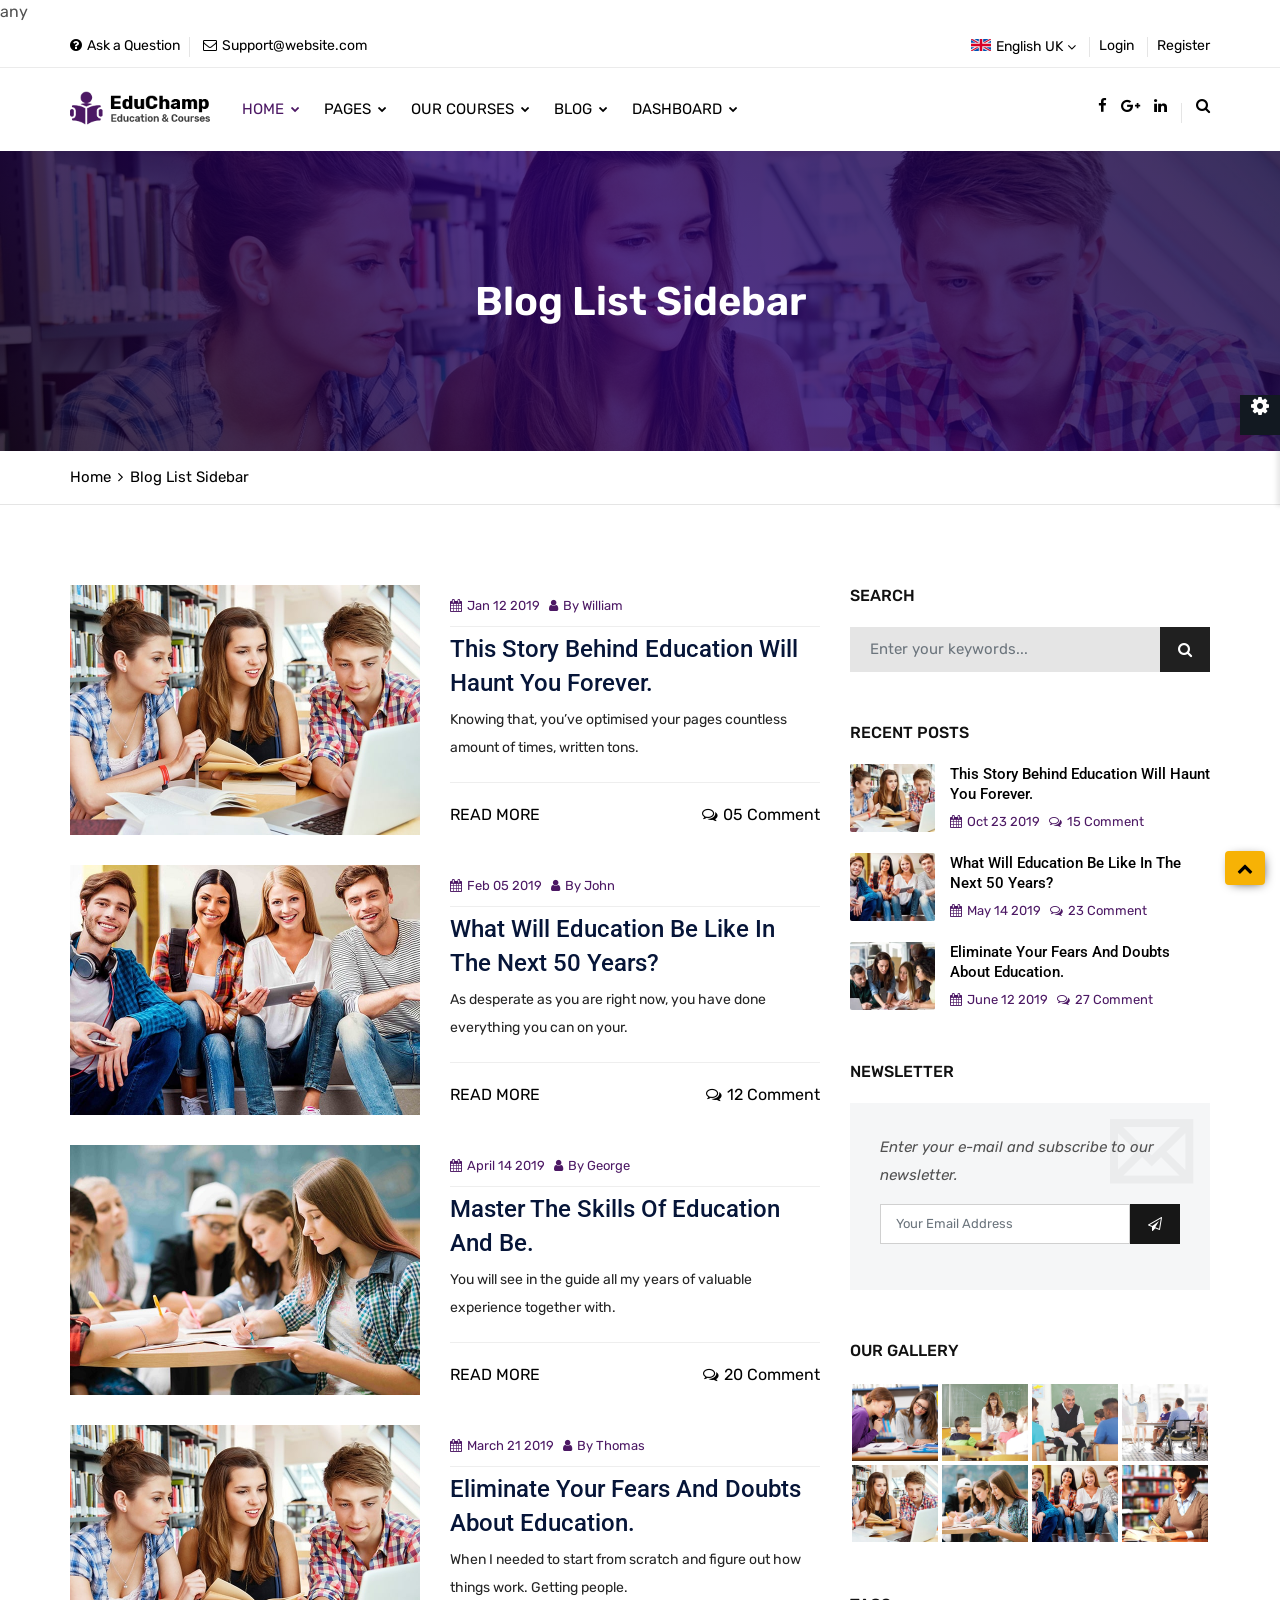
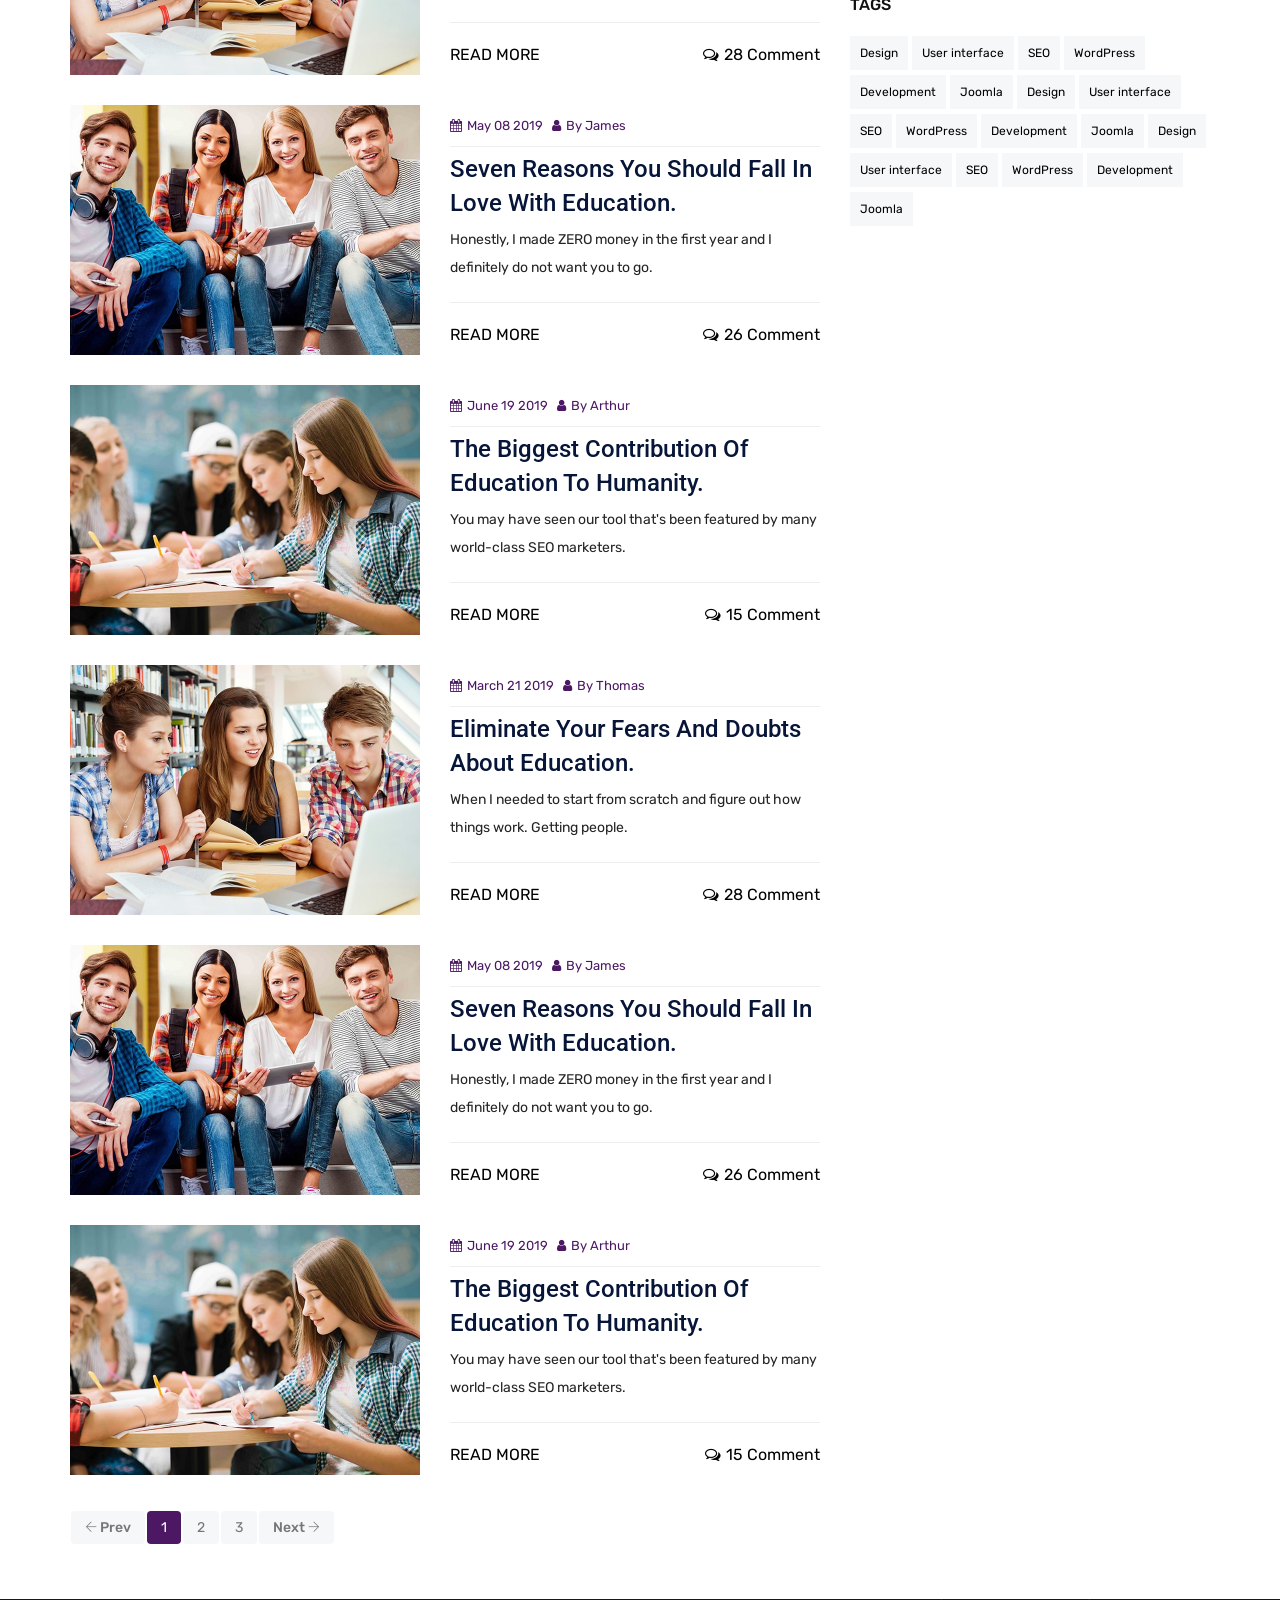
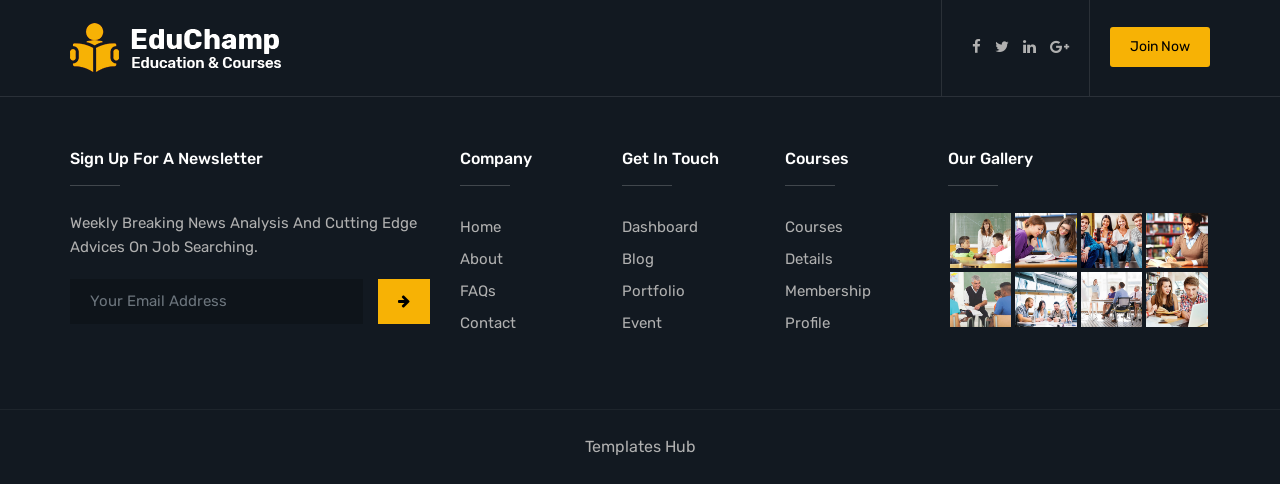
<file: Theme/blog-list-sidebar.html>
any<!DOCTYPE html>
<html lang="en">

<head>

	<!-- META ============================================= -->
	<meta charset="utf-8">
	<meta http-equiv="X-UA-Compatible" content="IE=edge">
	<meta name="keywords" content="" />
	<meta name="author" content="" />
	<meta name="robots" content="" />
	
	<!-- DESCRIPTION -->
	<meta name="description" content="EduChamp : Education HTML Template" />
	
	<!-- OG -->
	<meta property="og:title" content="EduChamp : Education HTML Template" />
	<meta property="og:description" content="EduChamp : Education HTML Template" />
	<meta property="og:image" content="" />
	<meta name="format-detection" content="telephone=no">
	
	<!-- FAVICONS ICON ============================================= -->
	<link rel="icon" href="assets/images/favicon.ico" type="image/x-icon" />
	<link rel="shortcut icon" type="image/x-icon" href="assets/images/favicon.png" />
	
	<!-- PAGE TITLE HERE ============================================= -->
	<title>EduChamp : Education HTML Template </title>
	
	<!-- MOBILE SPECIFIC ============================================= -->
	<meta name="viewport" content="width=device-width, initial-scale=1">
	
	<!--[if lt IE 9]>
	<script src="assets/js/html5shiv.min.js"></script>
	<script src="assets/js/respond.min.js"></script>
	<![endif]-->
	
	<!-- All PLUGINS CSS ============================================= -->
	<link rel="stylesheet" type="text/css" href="assets/css/assets.css">
	
	<!-- TYPOGRAPHY ============================================= -->
	<link rel="stylesheet" type="text/css" href="assets/css/typography.css">
	
	<!-- SHORTCODES ============================================= -->
	<link rel="stylesheet" type="text/css" href="assets/css/shortcodes/shortcodes.css">
	
	<!-- STYLESHEETS ============================================= -->
	<link rel="stylesheet" type="text/css" href="assets/css/style.css">
	<link class="skin" rel="stylesheet" type="text/css" href="assets/css/color/color-1.css">
	
</head>
<body id="bg">
<div class="page-wraper">
<div id="loading-icon-bx"></div>

	<!-- Header Top ==== -->
    <header class="header rs-nav">
		<div class="top-bar">
			<div class="container">
				<div class="row d-flex justify-content-between">
					<div class="topbar-left">
						<ul>
							<li><a href="faq-1.html"><i class="fa fa-question-circle"></i>Ask a Question</a></li>
							<li><a href="javascript:;"><i class="fa fa-envelope-o"></i>Support@website.com</a></li>
						</ul>
					</div>
					<div class="topbar-right">
						<ul>
							<li>
								<select class="header-lang-bx">
									<option data-icon="flag flag-uk">English UK</option>
									<option data-icon="flag flag-us">English US</option>
								</select>
							</li>
							<li><a href="login.html">Login</a></li>
							<li><a href="register.html">Register</a></li>
						</ul>
					</div>
				</div>
			</div>
		</div>
		<div class="sticky-header navbar-expand-lg">
            <div class="menu-bar clearfix">
                <div class="container clearfix">
					<!-- Header Logo ==== -->
					<div class="menu-logo">
						<a href="index.html"><img src="assets/images/logo.png" alt=""></a>
					</div>
					<!-- Mobile Nav Button ==== -->
                    <button class="navbar-toggler collapsed menuicon justify-content-end" type="button" data-toggle="collapse" data-target="#menuDropdown" aria-controls="menuDropdown" aria-expanded="false" aria-label="Toggle navigation">
						<span></span>
						<span></span>
						<span></span>
					</button>
					<!-- Author Nav ==== -->
                    <div class="secondary-menu">
                        <div class="secondary-inner">
                            <ul>
								<li><a href="javascript:;" class="btn-link"><i class="fa fa-facebook"></i></a></li>
								<li><a href="javascript:;" class="btn-link"><i class="fa fa-google-plus"></i></a></li>
								<li><a href="javascript:;" class="btn-link"><i class="fa fa-linkedin"></i></a></li>
								<!-- Search Button ==== -->
								<li class="search-btn"><button id="quik-search-btn" type="button" class="btn-link"><i class="fa fa-search"></i></button></li>
							</ul>
						</div>
                    </div>
					<!-- Search Box ==== -->
                    <div class="nav-search-bar">
                        <form action="#">
                            <input name="search" value="" type="text" class="form-control" placeholder="Type to search">
                            <span><i class="ti-search"></i></span>
                        </form>
						<span id="search-remove"><i class="ti-close"></i></span>
                    </div>
					<!-- Navigation Menu ==== -->
                    <div class="menu-links navbar-collapse collapse justify-content-start" id="menuDropdown">
						<div class="menu-logo">
							<a href="index.html"><img src="assets/images/logo.png" alt=""></a>
						</div>
                        <ul class="nav navbar-nav">	
							<li class="active"><a href="javascript:;">Home <i class="fa fa-chevron-down"></i></a>
								<ul class="sub-menu">
									<li><a href="index.html">Home 1</a></li>
									<li><a href="index-2.html">Home 2</a></li>
								</ul>
							</li>
							<li><a href="javascript:;">Pages <i class="fa fa-chevron-down"></i></a>
								<ul class="sub-menu">
									<li><a href="javascript:;">About<i class="fa fa-angle-right"></i></a>
										<ul class="sub-menu">
											<li><a href="about-1.html">About 1</a></li>
											<li><a href="about-2.html">About 2</a></li>
										</ul>
									</li>
									<li><a href="javascript:;">Event<i class="fa fa-angle-right"></i></a>
										<ul class="sub-menu">
											<li><a href="event.html">Event</a></li>
											<li><a href="events-details.html">Events Details</a></li>
										</ul>
									</li>
									<li><a href="javascript:;">FAQ's<i class="fa fa-angle-right"></i></a>
										<ul class="sub-menu">
											<li><a href="faq-1.html">FAQ's 1</a></li>
											<li><a href="faq-2.html">FAQ's 2</a></li>
										</ul>
									</li>
									<li><a href="javascript:;">Contact Us<i class="fa fa-angle-right"></i></a>
										<ul class="sub-menu">
											<li><a href="contact-1.html">Contact Us 1</a></li>
											<li><a href="contact-2.html">Contact Us 2</a></li>
										</ul>
									</li>
									<li><a href="portfolio.html">Portfolio</a></li>
									<li><a href="profile.html">Profile</a></li>
									<li><a href="membership.html">Membership</a></li>
									<li><a href="error-404.html">404 Page</a></li>
								</ul>
							</li>
							<li class="add-mega-menu"><a href="javascript:;">Our Courses <i class="fa fa-chevron-down"></i></a>
								<ul class="sub-menu add-menu">
									<li class="add-menu-left">
										<h5 class="menu-adv-title">Our Courses</h5>
										<ul>
											<li><a href="courses.html">Courses </a></li>
											<li><a href="courses-details.html">Courses Details</a></li>
											<li><a href="profile.html">Instructor Profile</a></li>
											<li><a href="event.html">Upcoming Event</a></li>
											<li><a href="membership.html">Membership</a></li>
										</ul>
									</li>
									<li class="add-menu-right">
										<img src="assets/images/adv/adv.jpg" alt=""/>
									</li>
								</ul>
							</li>
							<li><a href="javascript:;">Blog <i class="fa fa-chevron-down"></i></a>
								<ul class="sub-menu">
									<li><a href="blog-classic-grid.html">Blog Classic</a></li>
									<li><a href="blog-classic-sidebar.html">Blog Classic Sidebar</a></li>
									<li><a href="blog-list-sidebar.html">Blog List Sidebar</a></li>
									<li><a href="blog-standard-sidebar.html">Blog Standard Sidebar</a></li>
									<li><a href="blog-details.html">Blog Details</a></li>
								</ul>
							</li>
							<li class="nav-dashboard"><a href="javascript:;">Dashboard <i class="fa fa-chevron-down"></i></a>
								<ul class="sub-menu">
									<li><a href="admin/index.html">Dashboard</a></li>
									<li><a href="admin/add-listing.html">Add Listing</a></li>
									<li><a href="admin/bookmark.html">Bookmark</a></li>
									<li><a href="admin/courses.html">Courses</a></li>
									<li><a href="admin/review.html">Review</a></li>
									<li><a href="admin/teacher-profile.html">Teacher Profile</a></li>
									<li><a href="admin/user-profile.html">User Profile</a></li>
									<li><a href="javascript:;">Calendar<i class="fa fa-angle-right"></i></a>
										<ul class="sub-menu">
											<li><a href="admin/basic-calendar.html">Basic Calendar</a></li>
											<li><a href="admin/list-view-calendar.html">List View Calendar</a></li>
										</ul>
									</li>
									<li><a href="javascript:;">Mailbox<i class="fa fa-angle-right"></i></a>
										<ul class="sub-menu">
											<li><a href="admin/mailbox.html">Mailbox</a></li>
											<li><a href="admin/mailbox-compose.html">Compose</a></li>
											<li><a href="admin/mailbox-read.html">Mail Read</a></li>
										</ul>
									</li>
								</ul>
							</li>
						</ul>
						<div class="nav-social-link">
							<a href="javascript:;"><i class="fa fa-facebook"></i></a>
							<a href="javascript:;"><i class="fa fa-google-plus"></i></a>
							<a href="javascript:;"><i class="fa fa-linkedin"></i></a>
						</div>
                    </div>
					<!-- Navigation Menu END ==== -->
                </div>
            </div>
        </div>
    </header>
    <!-- header END ==== -->
    <!-- Content -->
    <div class="page-content bg-white">
        <!-- inner page banner -->
        <div class="page-banner ovbl-dark" style="background-image:url(assets/images/banner/banner2.jpg);">
            <div class="container">
                <div class="page-banner-entry">
                    <h1 class="text-white">Blog List Sidebar</h1>
				</div>
            </div>
        </div>
		<!-- Breadcrumb row -->
		<div class="breadcrumb-row">
			<div class="container">
				<ul class="list-inline">
					<li><a href="#">Home</a></li>
					<li>Blog List Sidebar</li>
				</ul>
			</div>
		</div>
		<!-- Breadcrumb row END -->
        <!-- contact area -->
         <div class="content-block">
			<div class="section-area section-sp1">
				<div class="container">
					<div class="row">
						<!-- Left part start -->
						<div class="col-lg-8">
							<div class="blog-post blog-md clearfix">
								<div class="ttr-post-media"> 
									<a href="#"><img src="assets/images/blog/grid/pic1.jpg" alt=""></a> 
								</div>
								<div class="ttr-post-info">
									<ul class="media-post">
										<li><a href="#"><i class="fa fa-calendar"></i>Jan 12 2019</a></li>
										<li><a href="#"><i class="fa fa-user"></i>By William</a></li>
									</ul>
									<h5 class="post-title"><a href="blog-details.html">This Story Behind Education Will Haunt You Forever.</a></h5>
									<p>Knowing that, you’ve optimised your pages countless amount of times, written tons.</p>
									<div class="post-extra">
										<a href="#" class="btn-link">READ MORE</a>
										<a href="#" class="comments-bx"><i class="fa fa-comments-o"></i>05 Comment</a>
									</div>
								</div>
							</div>
							<div class="blog-post blog-md clearfix">
								<div class="ttr-post-media"> 
									<a href="#"><img src="assets/images/blog/grid/pic2.jpg" alt=""></a> 
								</div>
								<div class="ttr-post-info">
									<ul class="media-post">
										<li><a href="#"><i class="fa fa-calendar"></i>Feb 05 2019</a></li>
										<li><a href="#"><i class="fa fa-user"></i>By John</a></li>
									</ul>
									<h5 class="post-title"><a href="blog-details.html">What Will Education Be Like In The Next 50 Years?</a></h5>
									<p>As desperate as you are right now, you have done everything you can on your.</p>
									<div class="post-extra">
										<a href="#" class="btn-link">READ MORE</a>
										<a href="#" class="comments-bx"><i class="fa fa-comments-o"></i>12 Comment</a>
									</div>
								</div>
							</div>
							<div class="blog-post blog-md clearfix">
								<div class="ttr-post-media"> 
									<a href="#"><img src="assets/images/blog/grid/pic3.jpg" alt=""></a> 
								</div>
								<div class="ttr-post-info">
									<ul class="media-post">
										<li><a href="#"><i class="fa fa-calendar"></i>April 14 2019</a></li>
										<li><a href="#"><i class="fa fa-user"></i>By George</a></li>
									</ul>
									<h5 class="post-title"><a href="blog-details.html">Master The Skills Of Education And Be.</a></h5>
									<p>You will see in the guide all my years of valuable experience together with.</p>
									<div class="post-extra">
										<a href="#" class="btn-link">READ MORE</a>
										<a href="#" class="comments-bx"><i class="fa fa-comments-o"></i>20 Comment</a>
									</div>
								</div>
							</div>
							<div class="blog-post blog-md clearfix">
								<div class="ttr-post-media"> 
									<a href="#"><img src="assets/images/blog/grid/pic1.jpg" alt=""></a> 
								</div>
								<div class="ttr-post-info">
									<ul class="media-post">
										<li><a href="#"><i class="fa fa-calendar"></i>March 21 2019</a></li>
										<li><a href="#"><i class="fa fa-user"></i>By Thomas</a></li>
									</ul>
									<h5 class="post-title"><a href="blog-details.html">Eliminate Your Fears And Doubts About Education.</a></h5>
									<p>When I needed to start from scratch and figure out how things work. Getting people.</p>
									<div class="post-extra">
										<a href="#" class="btn-link">READ MORE</a>
										<a href="#" class="comments-bx"><i class="fa fa-comments-o"></i>28 Comment</a>
									</div>
								</div>
							</div>
							<div class="blog-post blog-md clearfix">
								<div class="ttr-post-media"> 
									<a href="#"><img src="assets/images/blog/grid/pic2.jpg" alt=""></a> 
								</div>
								<div class="ttr-post-info">
									<ul class="media-post">
										<li><a href="#"><i class="fa fa-calendar"></i>May 08 2019</a></li>
										<li><a href="#"><i class="fa fa-user"></i>By James</a></li>
									</ul>
									<h5 class="post-title"><a href="blog-details.html">Seven Reasons You Should Fall In Love With Education.</a></h5>
									<p>Honestly, I made ZERO money in the first year and I definitely do not want you to go.</p>
									<div class="post-extra">
										<a href="#" class="btn-link">READ MORE</a>
										<a href="#" class="comments-bx"><i class="fa fa-comments-o"></i>26 Comment</a>
									</div>
								</div>
							</div>
							<div class="blog-post blog-md clearfix">
								<div class="ttr-post-media"> 
									<a href="#"><img src="assets/images/blog/grid/pic3.jpg" alt=""></a> 
								</div>
								<div class="ttr-post-info">
									<ul class="media-post">
										<li><a href="#"><i class="fa fa-calendar"></i>June 19 2019</a></li>
										<li><a href="#"><i class="fa fa-user"></i>By Arthur</a></li>
									</ul>
									<h5 class="post-title"><a href="blog-details.html">The Biggest Contribution Of Education To Humanity.</a></h5>
									<p>You may have seen our tool that's been featured by many world-class SEO marketers.</p>
									<div class="post-extra">
										<a href="#" class="btn-link">READ MORE</a>
										<a href="#" class="comments-bx"><i class="fa fa-comments-o"></i>15 Comment</a>
									</div>
								</div>
							</div>
							<div class="blog-post blog-md clearfix">
								<div class="ttr-post-media"> 
									<a href="#"><img src="assets/images/blog/grid/pic1.jpg" alt=""></a> 
								</div>
								<div class="ttr-post-info">
									<ul class="media-post">
										<li><a href="#"><i class="fa fa-calendar"></i>March 21 2019</a></li>
										<li><a href="#"><i class="fa fa-user"></i>By Thomas</a></li>
									</ul>
									<h5 class="post-title"><a href="blog-details.html">Eliminate Your Fears And Doubts About Education.</a></h5>
									<p>When I needed to start from scratch and figure out how things work. Getting people.</p>
									<div class="post-extra">
										<a href="#" class="btn-link">READ MORE</a>
										<a href="#" class="comments-bx"><i class="fa fa-comments-o"></i>28 Comment</a>
									</div>
								</div>
							</div>
							<div class="blog-post blog-md clearfix">
								<div class="ttr-post-media"> 
									<a href="#"><img src="assets/images/blog/grid/pic2.jpg" alt=""></a> 
								</div>
								<div class="ttr-post-info">
									<ul class="media-post">
										<li><a href="#"><i class="fa fa-calendar"></i>May 08 2019</a></li>
										<li><a href="#"><i class="fa fa-user"></i>By James</a></li>
									</ul>
									<h5 class="post-title"><a href="blog-details.html">Seven Reasons You Should Fall In Love With Education.</a></h5>
									<p>Honestly, I made ZERO money in the first year and I definitely do not want you to go.</p>
									<div class="post-extra">
										<a href="#" class="btn-link">READ MORE</a>
										<a href="#" class="comments-bx"><i class="fa fa-comments-o"></i>26 Comment</a>
									</div>
								</div>
							</div>
							<div class="blog-post blog-md clearfix">
								<div class="ttr-post-media"> 
									<a href="#"><img src="assets/images/blog/grid/pic3.jpg" alt=""></a> 
								</div>
								<div class="ttr-post-info">
									<ul class="media-post">
										<li><a href="#"><i class="fa fa-calendar"></i>June 19 2019</a></li>
										<li><a href="#"><i class="fa fa-user"></i>By Arthur</a></li>
									</ul>
									<h5 class="post-title"><a href="blog-details.html">The Biggest Contribution Of Education To Humanity.</a></h5>
									<p>You may have seen our tool that's been featured by many world-class SEO marketers.</p>
									<div class="post-extra">
										<a href="#" class="btn-link">READ MORE</a>
										<a href="#" class="comments-bx"><i class="fa fa-comments-o"></i>15 Comment</a>
									</div>
								</div>
							</div>
							<!-- Pagination start -->
							<div class="pagination-bx rounded-sm gray clearfix">
								<ul class="pagination">
									<li class="previous"><a href="#"><i class="ti-arrow-left"></i> Prev</a></li>
									<li class="active"><a href="#">1</a></li>
									<li><a href="#">2</a></li>
									<li><a href="#">3</a></li>
									<li class="next"><a href="#">Next <i class="ti-arrow-right"></i></a></li>
								</ul>
							</div>
							<!-- Pagination END -->
						</div>
						<!-- Left part END -->
						<!-- Side bar start -->
						<div class="col-lg-4 sticky-top">
							<aside class="side-bar sticky-top">
								<div class="widget">
									<h6 class="widget-title">Search</h6>
									<div class="search-bx style-1">
										<form role="search" method="post">
											<div class="input-group">
												<input name="text" class="form-control" placeholder="Enter your keywords..." type="text">
												<span class="input-group-btn">
													<button type="submit" class="fa fa-search text-primary"></button>
												</span> 
											</div>
										</form>
									</div>
								</div>
								<div class="widget recent-posts-entry">
									<h6 class="widget-title">Recent Posts</h6>
									<div class="widget-post-bx">
										<div class="widget-post clearfix">
											<div class="ttr-post-media"> <img src="assets/images/blog/recent-blog/pic1.jpg" width="200" height="143" alt=""> </div>
											<div class="ttr-post-info">
												<div class="ttr-post-header">
													<h6 class="post-title"><a href="blog-details.html">This Story Behind Education Will Haunt You Forever.</a></h6>
												</div>
												<ul class="media-post">
													<li><a href="#"><i class="fa fa-calendar"></i>Oct 23 2019</a></li>
													<li><a href="#"><i class="fa fa-comments-o"></i>15 Comment</a></li>
												</ul>
											</div>
										</div>
										<div class="widget-post clearfix">
											<div class="ttr-post-media"> <img src="assets/images/blog/recent-blog/pic2.jpg" width="200" height="160" alt=""> </div>
											<div class="ttr-post-info">
												<div class="ttr-post-header">
													<h6 class="post-title"><a href="blog-details.html">What Will Education Be Like In The Next 50 Years?</a></h6>
												</div>
												<ul class="media-post">
													<li><a href="#"><i class="fa fa-calendar"></i>May 14 2019</a></li>
													<li><a href="#"><i class="fa fa-comments-o"></i>23 Comment</a></li>
												</ul>
											</div>
										</div>
										<div class="widget-post clearfix">
											<div class="ttr-post-media"> <img src="assets/images/blog/recent-blog/pic3.jpg" width="200" height="160" alt=""> </div>
											<div class="ttr-post-info">
												<div class="ttr-post-header">
													<h6 class="post-title"><a href="blog-details.html">Eliminate Your Fears And Doubts About Education.</a></h6>
												</div>
												<ul class="media-post">
													<li><a href="#"><i class="fa fa-calendar"></i>June 12 2019</a></li>
													<li><a href="#"><i class="fa fa-comments-o"></i>27 Comment</a></li>
												</ul>
											</div>
										</div>
									</div>
								</div>
								<div class="widget widget-newslatter">
									<h6 class="widget-title">Newsletter</h6>
									<div class="news-box">
										<p>Enter your e-mail and subscribe to our newsletter.</p>
										<form class="subscription-form" action="http://educhamp.themetrades.com/demo/assets/script/mailchamp.php" method="post">
											<div class="ajax-message"></div>
											<div class="input-group">
												<input name="dzEmail" required="required" type="email" class="form-control" placeholder="Your Email Address"/>
												<button name="submit" value="Submit" type="submit" class="btn black radius-no">
													<i class="fa fa-paper-plane-o"></i>
												</button>
											</div>
										</form>
									</div>
								</div>
								<div class="widget widget_gallery gallery-grid-4">
									<h6 class="widget-title">Our Gallery</h6>
									<ul>
										<li><div><a href="#"><img src="assets/images/gallery/pic2.jpg" alt=""></a></div></li>
										<li><div><a href="#"><img src="assets/images/gallery/pic1.jpg" alt=""></a></div></li>
										<li><div><a href="#"><img src="assets/images/gallery/pic5.jpg" alt=""></a></div></li>
										<li><div><a href="#"><img src="assets/images/gallery/pic7.jpg" alt=""></a></div></li>
										<li><div><a href="#"><img src="assets/images/gallery/pic8.jpg" alt=""></a></div></li>
										<li><div><a href="#"><img src="assets/images/gallery/pic9.jpg" alt=""></a></div></li>
										<li><div><a href="#"><img src="assets/images/gallery/pic3.jpg" alt=""></a></div></li>
										<li><div><a href="#"><img src="assets/images/gallery/pic4.jpg" alt=""></a></div></li>
									</ul>
								</div>
								<div class="widget widget_tag_cloud">
									<h6 class="widget-title">Tags</h6>
									<div class="tagcloud"> 
										<a href="#">Design</a> 
										<a href="#">User interface</a> 
										<a href="#">SEO</a> 
										<a href="#">WordPress</a> 
										<a href="#">Development</a> 
										<a href="#">Joomla</a> 
										<a href="#">Design</a> 
										<a href="#">User interface</a> 
										<a href="#">SEO</a> 
										<a href="#">WordPress</a> 
										<a href="#">Development</a> 
										<a href="#">Joomla</a> 
										<a href="#">Design</a> 
										<a href="#">User interface</a> 
										<a href="#">SEO</a> 
										<a href="#">WordPress</a> 
										<a href="#">Development</a> 
										<a href="#">Joomla</a> 
									</div>
								</div>
							</aside>
						</div>
						<!-- Side bar END -->
					</div>
				</div>
			</div>
        </div>
    </div>
    <!-- Content END-->
<!-- Footer ==== -->
    <footer>
        <div class="footer-top">
			<div class="pt-exebar">
				<div class="container">
					<div class="d-flex align-items-stretch">
						<div class="pt-logo mr-auto">
							<a href="index.html"><img src="assets/images/logo-white.png" alt=""/></a>
						</div>
						<div class="pt-social-link">
							<ul class="list-inline m-a0">
								<li><a href="#" class="btn-link"><i class="fa fa-facebook"></i></a></li>
								<li><a href="#" class="btn-link"><i class="fa fa-twitter"></i></a></li>
								<li><a href="#" class="btn-link"><i class="fa fa-linkedin"></i></a></li>
								<li><a href="#" class="btn-link"><i class="fa fa-google-plus"></i></a></li>
							</ul>
						</div>
						<div class="pt-btn-join">
							<a href="#" class="btn ">Join Now</a>
						</div>
					</div>
				</div>
			</div>
            <div class="container">
                <div class="row">
					<div class="col-lg-4 col-md-12 col-sm-12 footer-col-4">
                        <div class="widget">
                            <h5 class="footer-title">Sign Up For A Newsletter</h5>
							<p class="text-capitalize m-b20">Weekly Breaking news analysis and cutting edge advices on job searching.</p>
                            <div class="subscribe-form m-b20">
								<form class="subscription-form" action="http://educhamp.themetrades.com/demo/assets/script/mailchamp.php" method="post">
									<div class="ajax-message"></div>
									<div class="input-group">
										<input name="email" required="required"  class="form-control" placeholder="Your Email Address" type="email">
										<span class="input-group-btn">
											<button name="submit" value="Submit" type="submit" class="btn"><i class="fa fa-arrow-right"></i></button>
										</span> 
									</div>
								</form>
							</div>
                        </div>
                    </div>
					<div class="col-12 col-lg-5 col-md-7 col-sm-12">
						<div class="row">
							<div class="col-4 col-lg-4 col-md-4 col-sm-4">
								<div class="widget footer_widget">
									<h5 class="footer-title">Company</h5>
									<ul>
										<li><a href="index.html">Home</a></li>
										<li><a href="about-1.html">About</a></li>
										<li><a href="faq-1.html">FAQs</a></li>
										<li><a href="contact-1.html">Contact</a></li>
									</ul>
								</div>
							</div>
							<div class="col-4 col-lg-4 col-md-4 col-sm-4">
								<div class="widget footer_widget">
									<h5 class="footer-title">Get In Touch</h5>
									<ul>
										<li><a href="http://educhamp.themetrades.com/admin/index.html">Dashboard</a></li>
										<li><a href="blog-classic-grid.html">Blog</a></li>
										<li><a href="portfolio.html">Portfolio</a></li>
										<li><a href="event.html">Event</a></li>
									</ul>
								</div>
							</div>
							<div class="col-4 col-lg-4 col-md-4 col-sm-4">
								<div class="widget footer_widget">
									<h5 class="footer-title">Courses</h5>
									<ul>
										<li><a href="courses.html">Courses</a></li>
										<li><a href="courses-details.html">Details</a></li>
										<li><a href="membership.html">Membership</a></li>
										<li><a href="profile.html">Profile</a></li>
									</ul>
								</div>
							</div>
						</div>
                    </div>
					<div class="col-12 col-lg-3 col-md-5 col-sm-12 footer-col-4">
                        <div class="widget widget_gallery gallery-grid-4">
                            <h5 class="footer-title">Our Gallery</h5>
                            <ul class="magnific-image">
								<li><a href="assets/images/gallery/pic1.jpg" class="magnific-anchor"><img src="assets/images/gallery/pic1.jpg" alt=""></a></li>
								<li><a href="assets/images/gallery/pic2.jpg" class="magnific-anchor"><img src="assets/images/gallery/pic2.jpg" alt=""></a></li>
								<li><a href="assets/images/gallery/pic3.jpg" class="magnific-anchor"><img src="assets/images/gallery/pic3.jpg" alt=""></a></li>
								<li><a href="assets/images/gallery/pic4.jpg" class="magnific-anchor"><img src="assets/images/gallery/pic4.jpg" alt=""></a></li>
								<li><a href="assets/images/gallery/pic5.jpg" class="magnific-anchor"><img src="assets/images/gallery/pic5.jpg" alt=""></a></li>
								<li><a href="assets/images/gallery/pic6.jpg" class="magnific-anchor"><img src="assets/images/gallery/pic6.jpg" alt=""></a></li>
								<li><a href="assets/images/gallery/pic7.jpg" class="magnific-anchor"><img src="assets/images/gallery/pic7.jpg" alt=""></a></li>
								<li><a href="assets/images/gallery/pic8.jpg" class="magnific-anchor"><img src="assets/images/gallery/pic8.jpg" alt=""></a></li>
							</ul>
                        </div>
                    </div>
                </div>
            </div>
        </div>
        <div class="footer-bottom">
            <div class="container">
                <div class="row">
                    <div class="col-lg-12 col-md-12 col-sm-12 text-center"> <a target="_blank" href="https://www.templateshub.net">Templates Hub</a></div>
            </div>
        </div>
    </footer>
    <!-- Footer END ==== -->
    <!-- scroll top button -->
    <button class="back-to-top fa fa-chevron-up" ></button>
</div>
<!-- External JavaScripts -->
<script src="assets/js/jquery.min.js"></script>
<script src="assets/vendors/bootstrap/js/popper.min.js"></script>
<script src="assets/vendors/bootstrap/js/bootstrap.min.js"></script>
<script src="assets/vendors/bootstrap-select/bootstrap-select.min.js"></script>
<script src="assets/vendors/bootstrap-touchspin/jquery.bootstrap-touchspin.js"></script>
<script src="assets/vendors/magnific-popup/magnific-popup.js"></script>
<script src="assets/vendors/counter/waypoints-min.js"></script>
<script src="assets/vendors/counter/counterup.min.js"></script>
<script src="assets/vendors/imagesloaded/imagesloaded.js"></script>
<script src="assets/vendors/masonry/masonry.js"></script>
<script src="assets/vendors/masonry/filter.js"></script>
<script src="assets/vendors/owl-carousel/owl.carousel.js"></script>
<script src="assets/js/functions.js"></script>
<script src="assets/js/contact.js"></script>
<script src='assets/vendors/switcher/switcher.js'></script>
</body>

</html>
</file>
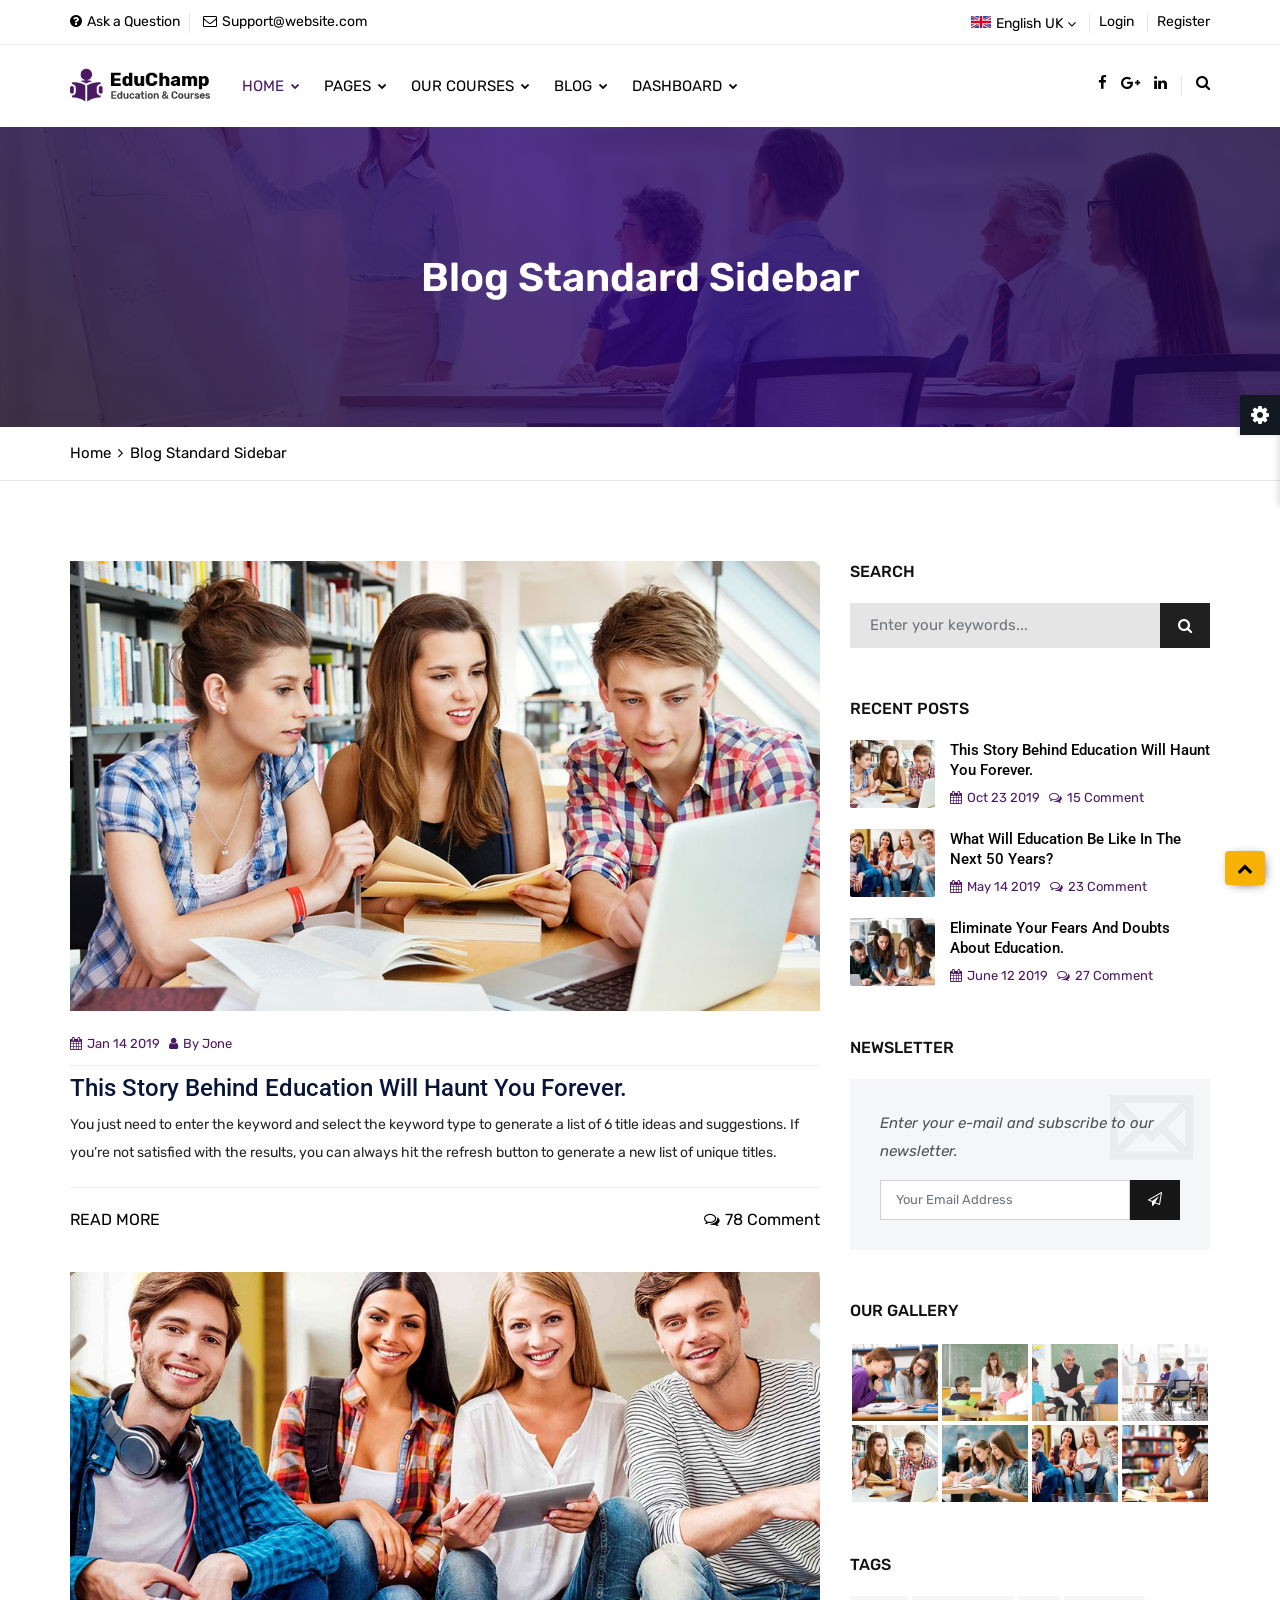
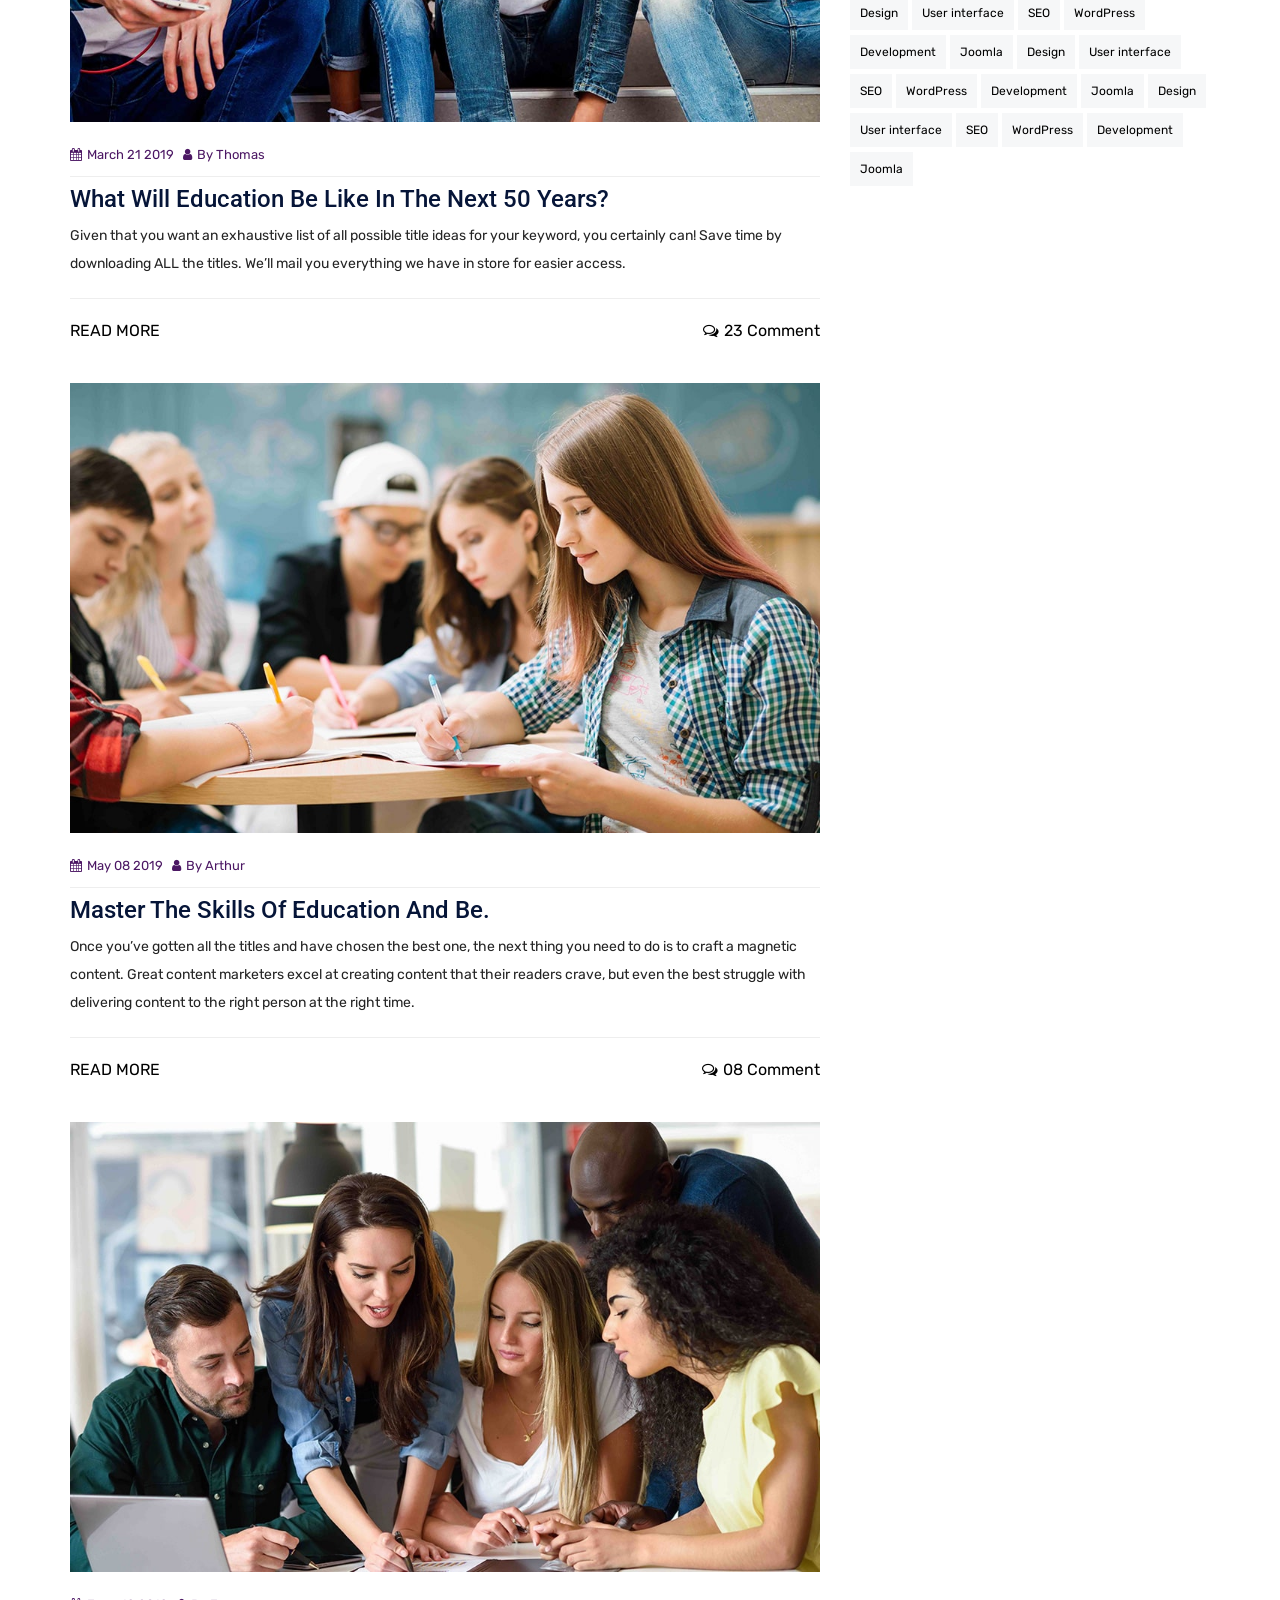
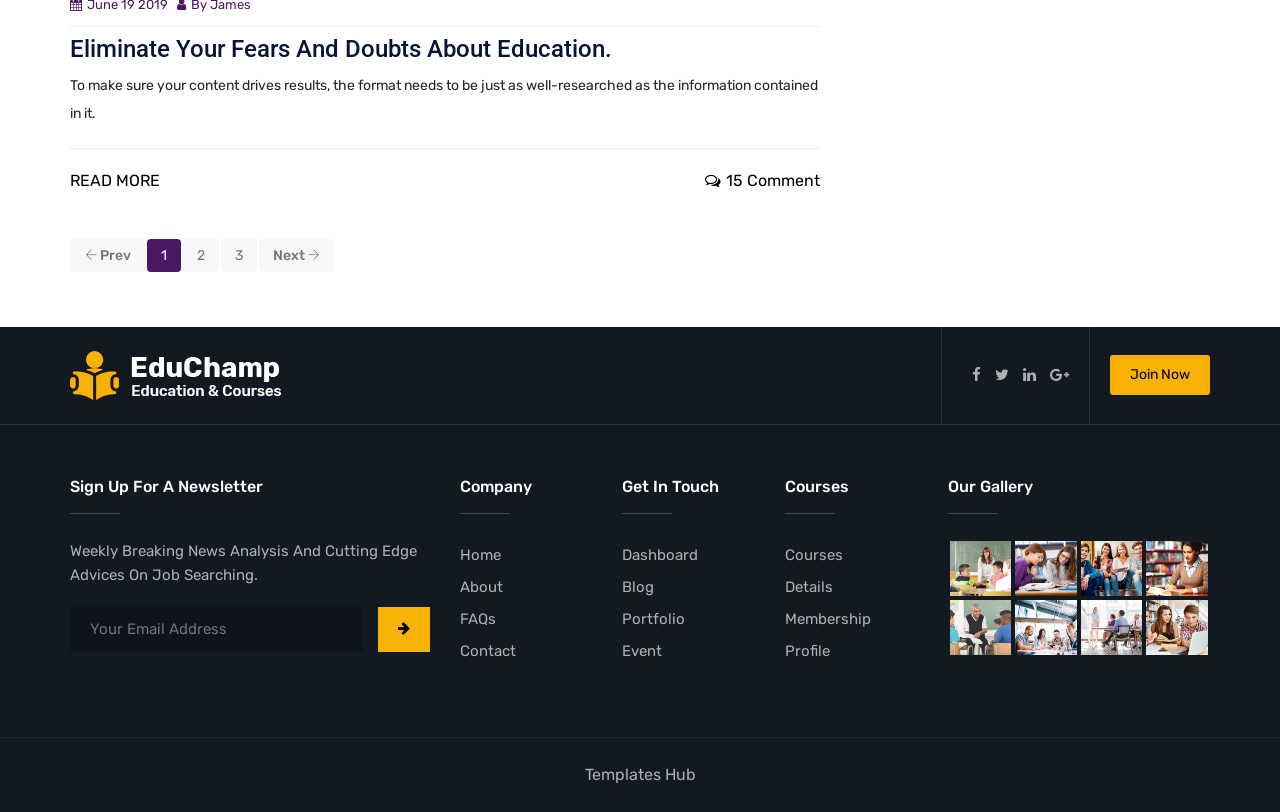
<file: Theme/blog-standard-sidebar.html>
<!DOCTYPE html>
<html lang="en">

<head>

	<!-- META ============================================= -->
	<meta charset="utf-8">
	<meta http-equiv="X-UA-Compatible" content="IE=edge">
	<meta name="keywords" content="" />
	<meta name="author" content="" />
	<meta name="robots" content="" />
	
	<!-- DESCRIPTION -->
	<meta name="description" content="EduChamp : Education HTML Template" />
	
	<!-- OG -->
	<meta property="og:title" content="EduChamp : Education HTML Template" />
	<meta property="og:description" content="EduChamp : Education HTML Template" />
	<meta property="og:image" content="" />
	<meta name="format-detection" content="telephone=no">
	
	<!-- FAVICONS ICON ============================================= -->
	<link rel="icon" href="assets/images/favicon.ico" type="image/x-icon" />
	<link rel="shortcut icon" type="image/x-icon" href="assets/images/favicon.png" />
	
	<!-- PAGE TITLE HERE ============================================= -->
	<title>EduChamp : Education HTML Template </title>
	
	<!-- MOBILE SPECIFIC ============================================= -->
	<meta name="viewport" content="width=device-width, initial-scale=1">
	
	<!--[if lt IE 9]>
	<script src="assets/js/html5shiv.min.js"></script>
	<script src="assets/js/respond.min.js"></script>
	<![endif]-->
	
	<!-- All PLUGINS CSS ============================================= -->
	<link rel="stylesheet" type="text/css" href="assets/css/assets.css">
	
	<!-- TYPOGRAPHY ============================================= -->
	<link rel="stylesheet" type="text/css" href="assets/css/typography.css">
	
	<!-- SHORTCODES ============================================= -->
	<link rel="stylesheet" type="text/css" href="assets/css/shortcodes/shortcodes.css">
	
	<!-- STYLESHEETS ============================================= -->
	<link rel="stylesheet" type="text/css" href="assets/css/style.css">
	<link class="skin" rel="stylesheet" type="text/css" href="assets/css/color/color-1.css">
	
</head>
<body id="bg">
<div class="page-wraper">
<div id="loading-icon-bx"></div>

	<!-- Header Top ==== -->
    <header class="header rs-nav">
		<div class="top-bar">
			<div class="container">
				<div class="row d-flex justify-content-between">
					<div class="topbar-left">
						<ul>
							<li><a href="faq-1.html"><i class="fa fa-question-circle"></i>Ask a Question</a></li>
							<li><a href="javascript:;"><i class="fa fa-envelope-o"></i>Support@website.com</a></li>
						</ul>
					</div>
					<div class="topbar-right">
						<ul>
							<li>
								<select class="header-lang-bx">
									<option data-icon="flag flag-uk">English UK</option>
									<option data-icon="flag flag-us">English US</option>
								</select>
							</li>
							<li><a href="login.html">Login</a></li>
							<li><a href="register.html">Register</a></li>
						</ul>
					</div>
				</div>
			</div>
		</div>
		<div class="sticky-header navbar-expand-lg">
            <div class="menu-bar clearfix">
                <div class="container clearfix">
					<!-- Header Logo ==== -->
					<div class="menu-logo">
						<a href="index.html"><img src="assets/images/logo.png" alt=""></a>
					</div>
					<!-- Mobile Nav Button ==== -->
                    <button class="navbar-toggler collapsed menuicon justify-content-end" type="button" data-toggle="collapse" data-target="#menuDropdown" aria-controls="menuDropdown" aria-expanded="false" aria-label="Toggle navigation">
						<span></span>
						<span></span>
						<span></span>
					</button>
					<!-- Author Nav ==== -->
                    <div class="secondary-menu">
                        <div class="secondary-inner">
                            <ul>
								<li><a href="javascript:;" class="btn-link"><i class="fa fa-facebook"></i></a></li>
								<li><a href="javascript:;" class="btn-link"><i class="fa fa-google-plus"></i></a></li>
								<li><a href="javascript:;" class="btn-link"><i class="fa fa-linkedin"></i></a></li>
								<!-- Search Button ==== -->
								<li class="search-btn"><button id="quik-search-btn" type="button" class="btn-link"><i class="fa fa-search"></i></button></li>
							</ul>
						</div>
                    </div>
					<!-- Search Box ==== -->
                    <div class="nav-search-bar">
                        <form action="#">
                            <input name="search" value="" type="text" class="form-control" placeholder="Type to search">
                            <span><i class="ti-search"></i></span>
                        </form>
						<span id="search-remove"><i class="ti-close"></i></span>
                    </div>
					<!-- Navigation Menu ==== -->
                    <div class="menu-links navbar-collapse collapse justify-content-start" id="menuDropdown">
						<div class="menu-logo">
							<a href="index.html"><img src="assets/images/logo.png" alt=""></a>
						</div>
                        <ul class="nav navbar-nav">	
							<li class="active"><a href="javascript:;">Home <i class="fa fa-chevron-down"></i></a>
								<ul class="sub-menu">
									<li><a href="index.html">Home 1</a></li>
									<li><a href="index-2.html">Home 2</a></li>
								</ul>
							</li>
							<li><a href="javascript:;">Pages <i class="fa fa-chevron-down"></i></a>
								<ul class="sub-menu">
									<li><a href="javascript:;">About<i class="fa fa-angle-right"></i></a>
										<ul class="sub-menu">
											<li><a href="about-1.html">About 1</a></li>
											<li><a href="about-2.html">About 2</a></li>
										</ul>
									</li>
									<li><a href="javascript:;">Event<i class="fa fa-angle-right"></i></a>
										<ul class="sub-menu">
											<li><a href="event.html">Event</a></li>
											<li><a href="events-details.html">Events Details</a></li>
										</ul>
									</li>
									<li><a href="javascript:;">FAQ's<i class="fa fa-angle-right"></i></a>
										<ul class="sub-menu">
											<li><a href="faq-1.html">FAQ's 1</a></li>
											<li><a href="faq-2.html">FAQ's 2</a></li>
										</ul>
									</li>
									<li><a href="javascript:;">Contact Us<i class="fa fa-angle-right"></i></a>
										<ul class="sub-menu">
											<li><a href="contact-1.html">Contact Us 1</a></li>
											<li><a href="contact-2.html">Contact Us 2</a></li>
										</ul>
									</li>
									<li><a href="portfolio.html">Portfolio</a></li>
									<li><a href="profile.html">Profile</a></li>
									<li><a href="membership.html">Membership</a></li>
									<li><a href="error-404.html">404 Page</a></li>
								</ul>
							</li>
							<li class="add-mega-menu"><a href="javascript:;">Our Courses <i class="fa fa-chevron-down"></i></a>
								<ul class="sub-menu add-menu">
									<li class="add-menu-left">
										<h5 class="menu-adv-title">Our Courses</h5>
										<ul>
											<li><a href="courses.html">Courses </a></li>
											<li><a href="courses-details.html">Courses Details</a></li>
											<li><a href="profile.html">Instructor Profile</a></li>
											<li><a href="event.html">Upcoming Event</a></li>
											<li><a href="membership.html">Membership</a></li>
										</ul>
									</li>
									<li class="add-menu-right">
										<img src="assets/images/adv/adv.jpg" alt=""/>
									</li>
								</ul>
							</li>
							<li><a href="javascript:;">Blog <i class="fa fa-chevron-down"></i></a>
								<ul class="sub-menu">
									<li><a href="blog-classic-grid.html">Blog Classic</a></li>
									<li><a href="blog-classic-sidebar.html">Blog Classic Sidebar</a></li>
									<li><a href="blog-list-sidebar.html">Blog List Sidebar</a></li>
									<li><a href="blog-standard-sidebar.html">Blog Standard Sidebar</a></li>
									<li><a href="blog-details.html">Blog Details</a></li>
								</ul>
							</li>
							<li class="nav-dashboard"><a href="javascript:;">Dashboard <i class="fa fa-chevron-down"></i></a>
								<ul class="sub-menu">
									<li><a href="admin/index.html">Dashboard</a></li>
									<li><a href="admin/add-listing.html">Add Listing</a></li>
									<li><a href="admin/bookmark.html">Bookmark</a></li>
									<li><a href="admin/courses.html">Courses</a></li>
									<li><a href="admin/review.html">Review</a></li>
									<li><a href="admin/teacher-profile.html">Teacher Profile</a></li>
									<li><a href="admin/user-profile.html">User Profile</a></li>
									<li><a href="javascript:;">Calendar<i class="fa fa-angle-right"></i></a>
										<ul class="sub-menu">
											<li><a href="admin/basic-calendar.html">Basic Calendar</a></li>
											<li><a href="admin/list-view-calendar.html">List View Calendar</a></li>
										</ul>
									</li>
									<li><a href="javascript:;">Mailbox<i class="fa fa-angle-right"></i></a>
										<ul class="sub-menu">
											<li><a href="admin/mailbox.html">Mailbox</a></li>
											<li><a href="admin/mailbox-compose.html">Compose</a></li>
											<li><a href="admin/mailbox-read.html">Mail Read</a></li>
										</ul>
									</li>
								</ul>
							</li>
						</ul>
						<div class="nav-social-link">
							<a href="javascript:;"><i class="fa fa-facebook"></i></a>
							<a href="javascript:;"><i class="fa fa-google-plus"></i></a>
							<a href="javascript:;"><i class="fa fa-linkedin"></i></a>
						</div>
                    </div>
					<!-- Navigation Menu END ==== -->
                </div>
            </div>
        </div>
    </header>
    <!-- header END ==== -->
    <!-- Content -->
    <div class="page-content bg-white">
        <!-- inner page banner -->
        <div class="page-banner ovbl-dark" style="background-image:url(assets/images/banner/banner1.jpg);">
            <div class="container">
                <div class="page-banner-entry">
                    <h1 class="text-white">Blog Standard Sidebar</h1>
				</div>
            </div>
        </div>
		<!-- Breadcrumb row -->
		<div class="breadcrumb-row">
			<div class="container">
				<ul class="list-inline">
					<li><a href="#">Home</a></li>
					<li>Blog Standard Sidebar</li>
				</ul>
			</div>
		</div>
		<!-- Breadcrumb row END -->
        <div class="content-block">
			<div class="section-area section-sp1">
				<div class="container">
					<div class="row">
						<!-- Left part start -->
						<div class="col-md-7 col-lg-8 col-xl-8">
							<div class="recent-news blog-lg m-b40">
								<div class="action-box blog-lg">
									<img src="assets/images/blog/default/thum1.jpg" alt="">
								</div>
								<div class="info-bx">
									<ul class="media-post">
										<li><a href="#"><i class="fa fa-calendar"></i>Jan 14 2019</a></li>
										<li><a href="#"><i class="fa fa-user"></i>By Jone</a></li>
									</ul>
									<h5 class="post-title"><a href="blog-details.html">This Story Behind Education Will Haunt You Forever.</a></h5>
									<p>You just need to enter the keyword and select the keyword type to generate a list of 6 title ideas and suggestions. If you’re not satisfied with the results, you can always hit the refresh button to generate a new list of unique titles.</p>
									<div class="post-extra">
										<a href="#" class="btn-link">READ MORE</a>
										<a href="#" class="comments-bx"><i class="fa fa-comments-o"></i>78 Comment</a>
									</div>
								</div>
							</div>
							<div class="recent-news blog-lg m-b40">
								<div class="action-box">
									<img src="assets/images/blog/default/thum2.jpg" alt="">
								</div>
								<div class="info-bx">
									<ul class="media-post">
										<li><a href="#"><i class="fa fa-calendar"></i>March 21 2019</a></li>
										<li><a href="#"><i class="fa fa-user"></i>By Thomas</a></li>
									</ul>
									<h5 class="post-title"><a href="blog-details.html">What Will Education Be Like In The Next 50 Years?</a></h5>
									<p>Given that you want an exhaustive list of all possible title ideas for your keyword, you certainly can! Save time by downloading ALL the titles. We’ll mail you everything we have in store for easier access.</p>
									<div class="post-extra">
										<a href="#" class="btn-link">READ MORE</a>
										<a href="#" class="comments-bx"><i class="fa fa-comments-o"></i>23 Comment</a>
									</div>
								</div>
							</div>
							<div class="recent-news blog-lg m-b40">
								<div class="action-box">
									<img src="assets/images/blog/default/thum3.jpg" alt="">
								</div>
								<div class="info-bx">
									<ul class="media-post">
										<li><a href="#"><i class="fa fa-calendar"></i>May 08 2019</a></li>
										<li><a href="#"><i class="fa fa-user"></i>By Arthur</a></li>
									</ul>
									<h5 class="post-title"><a href="blog-details.html">Master The Skills Of Education And Be.</a></h5>
									<p>Once you’ve gotten all the titles and have chosen the best one, the next thing you need to do is to craft a magnetic content. Great content marketers excel at creating content that their readers crave, but even the best struggle with delivering content to the right person at the right time.</p>
									<div class="post-extra">
										<a href="#" class="btn-link">READ MORE</a>
										<a href="#" class="comments-bx"><i class="fa fa-comments-o"></i>08 Comment</a>
									</div>
								</div>
							</div>
							<div class="recent-news blog-lg m-b40">
								<div class="action-box">
									<img src="assets/images/blog/default/thum4.jpg" alt="">
								</div>
								<div class="info-bx">
									<ul class="media-post">
										<li><a href="#"><i class="fa fa-calendar"></i>June 19 2019</a></li>
										<li><a href="#"><i class="fa fa-user"></i>By James</a></li>
									</ul>
									<h5 class="post-title"><a href="blog-details.html">Eliminate Your Fears And Doubts About Education.</a></h5>
									<p>To make sure your content drives results, the format needs to be just as well-researched as the information contained in it.</p>
									<div class="post-extra">
										<a href="#" class="btn-link">READ MORE</a>
										<a href="#" class="comments-bx"><i class="fa fa-comments-o"></i>15 Comment</a>
									</div>
								</div>
							</div>
							<!-- Pagination start -->
							<div class="pagination-bx rounded-sm gray clearfix">
								<ul class="pagination">
									<li class="previous"><a href="#"><i class="ti-arrow-left"></i> Prev</a></li>
									<li class="active"><a href="#">1</a></li>
									<li><a href="#">2</a></li>
									<li><a href="#">3</a></li>
									<li class="next"><a href="#">Next <i class="ti-arrow-right"></i></a></li>
								</ul>
							</div>
							<!-- Pagination END -->
						</div>
						<!-- Left part END -->
						<!-- Side bar start -->
						<div class="col-md-5 col-lg-4 col-xl-4 sticky-top">
							<aside class="side-bar sticky-top">
								<div class="widget">
									<h6 class="widget-title">Search</h6>
									<div class="search-bx style-1">
										<form role="search" method="post">
											<div class="input-group">
												<input name="text" class="form-control" placeholder="Enter your keywords..." type="text">
												<span class="input-group-btn">
													<button type="submit" class="fa fa-search text-primary"></button>
												</span> 
											</div>
										</form>
									</div>
								</div>
								<div class="widget recent-posts-entry">
									<h6 class="widget-title">Recent Posts</h6>
									<div class="widget-post-bx">
										<div class="widget-post clearfix">
											<div class="ttr-post-media"> <img src="assets/images/blog/recent-blog/pic1.jpg" width="200" height="143" alt=""> </div>
											<div class="ttr-post-info">
												<div class="ttr-post-header">
													<h6 class="post-title"><a href="blog-details.html">This Story Behind Education Will Haunt You Forever.</a></h6>
												</div>
												<ul class="media-post">
													<li><a href="#"><i class="fa fa-calendar"></i>Oct 23 2019</a></li>
													<li><a href="#"><i class="fa fa-comments-o"></i>15 Comment</a></li>
												</ul>
											</div>
										</div>
										<div class="widget-post clearfix">
											<div class="ttr-post-media"> <img src="assets/images/blog/recent-blog/pic2.jpg" width="200" height="160" alt=""> </div>
											<div class="ttr-post-info">
												<div class="ttr-post-header">
													<h6 class="post-title"><a href="blog-details.html">What Will Education Be Like In The Next 50 Years?</a></h6>
												</div>
												<ul class="media-post">
													<li><a href="#"><i class="fa fa-calendar"></i>May 14 2019</a></li>
													<li><a href="#"><i class="fa fa-comments-o"></i>23 Comment</a></li>
												</ul>
											</div>
										</div>
										<div class="widget-post clearfix">
											<div class="ttr-post-media"> <img src="assets/images/blog/recent-blog/pic3.jpg" width="200" height="160" alt=""> </div>
											<div class="ttr-post-info">
												<div class="ttr-post-header">
													<h6 class="post-title"><a href="blog-details.html">Eliminate Your Fears And Doubts About Education.</a></h6>
												</div>
												<ul class="media-post">
													<li><a href="#"><i class="fa fa-calendar"></i>June 12 2019</a></li>
													<li><a href="#"><i class="fa fa-comments-o"></i>27 Comment</a></li>
												</ul>
											</div>
										</div>
									</div>
								</div>
								<div class="widget widget-newslatter">
									<h6 class="widget-title">Newsletter</h6>
									<div class="news-box">
										<p>Enter your e-mail and subscribe to our newsletter.</p>
										<form class="subscription-form" action="http://educhamp.themetrades.com/demo/assets/script/mailchamp.php" method="post">
											<div class="ajax-message"></div>
											<div class="input-group">
												<input name="dzEmail" required="required" type="email" class="form-control" placeholder="Your Email Address"/>
												<button name="submit" value="Submit" type="submit" class="btn black radius-no">
													<i class="fa fa-paper-plane-o"></i>
												</button>
											</div>
										</form>
									</div>
								</div>
								<div class="widget widget_gallery gallery-grid-4">
									<h6 class="widget-title">Our Gallery</h6>
									<ul>
										<li><div><a href="#"><img src="assets/images/gallery/pic2.jpg" alt=""></a></div></li>
										<li><div><a href="#"><img src="assets/images/gallery/pic1.jpg" alt=""></a></div></li>
										<li><div><a href="#"><img src="assets/images/gallery/pic5.jpg" alt=""></a></div></li>
										<li><div><a href="#"><img src="assets/images/gallery/pic7.jpg" alt=""></a></div></li>
										<li><div><a href="#"><img src="assets/images/gallery/pic8.jpg" alt=""></a></div></li>
										<li><div><a href="#"><img src="assets/images/gallery/pic9.jpg" alt=""></a></div></li>
										<li><div><a href="#"><img src="assets/images/gallery/pic3.jpg" alt=""></a></div></li>
										<li><div><a href="#"><img src="assets/images/gallery/pic4.jpg" alt=""></a></div></li>
									</ul>
								</div>
								<div class="widget widget_tag_cloud">
									<h6 class="widget-title">Tags</h6>
									<div class="tagcloud"> 
										<a href="#">Design</a> 
										<a href="#">User interface</a> 
										<a href="#">SEO</a> 
										<a href="#">WordPress</a> 
										<a href="#">Development</a> 
										<a href="#">Joomla</a> 
										<a href="#">Design</a> 
										<a href="#">User interface</a> 
										<a href="#">SEO</a> 
										<a href="#">WordPress</a> 
										<a href="#">Development</a> 
										<a href="#">Joomla</a> 
										<a href="#">Design</a> 
										<a href="#">User interface</a> 
										<a href="#">SEO</a> 
										<a href="#">WordPress</a> 
										<a href="#">Development</a> 
										<a href="#">Joomla</a> 
									</div>
								</div>
							</aside>
						</div>
						<!-- Side bar END -->
					</div>
				</div>
            </div>
        </div>
    </div>
    <!-- Content END-->
<!-- Footer ==== -->
    <footer>
        <div class="footer-top">
			<div class="pt-exebar">
				<div class="container">
					<div class="d-flex align-items-stretch">
						<div class="pt-logo mr-auto">
							<a href="index.html"><img src="assets/images/logo-white.png" alt=""/></a>
						</div>
						<div class="pt-social-link">
							<ul class="list-inline m-a0">
								<li><a href="#" class="btn-link"><i class="fa fa-facebook"></i></a></li>
								<li><a href="#" class="btn-link"><i class="fa fa-twitter"></i></a></li>
								<li><a href="#" class="btn-link"><i class="fa fa-linkedin"></i></a></li>
								<li><a href="#" class="btn-link"><i class="fa fa-google-plus"></i></a></li>
							</ul>
						</div>
						<div class="pt-btn-join">
							<a href="#" class="btn ">Join Now</a>
						</div>
					</div>
				</div>
			</div>
            <div class="container">
                <div class="row">
					<div class="col-lg-4 col-md-12 col-sm-12 footer-col-4">
                        <div class="widget">
                            <h5 class="footer-title">Sign Up For A Newsletter</h5>
							<p class="text-capitalize m-b20">Weekly Breaking news analysis and cutting edge advices on job searching.</p>
                            <div class="subscribe-form m-b20">
								<form class="subscription-form" action="http://educhamp.themetrades.com/demo/assets/script/mailchamp.php" method="post">
									<div class="ajax-message"></div>
									<div class="input-group">
										<input name="email" required="required"  class="form-control" placeholder="Your Email Address" type="email">
										<span class="input-group-btn">
											<button name="submit" value="Submit" type="submit" class="btn"><i class="fa fa-arrow-right"></i></button>
										</span> 
									</div>
								</form>
							</div>
                        </div>
                    </div>
					<div class="col-12 col-lg-5 col-md-7 col-sm-12">
						<div class="row">
							<div class="col-4 col-lg-4 col-md-4 col-sm-4">
								<div class="widget footer_widget">
									<h5 class="footer-title">Company</h5>
									<ul>
										<li><a href="index.html">Home</a></li>
										<li><a href="about-1.html">About</a></li>
										<li><a href="faq-1.html">FAQs</a></li>
										<li><a href="contact-1.html">Contact</a></li>
									</ul>
								</div>
							</div>
							<div class="col-4 col-lg-4 col-md-4 col-sm-4">
								<div class="widget footer_widget">
									<h5 class="footer-title">Get In Touch</h5>
									<ul>
										<li><a href="http://educhamp.themetrades.com/admin/index.html">Dashboard</a></li>
										<li><a href="blog-classic-grid.html">Blog</a></li>
										<li><a href="portfolio.html">Portfolio</a></li>
										<li><a href="event.html">Event</a></li>
									</ul>
								</div>
							</div>
							<div class="col-4 col-lg-4 col-md-4 col-sm-4">
								<div class="widget footer_widget">
									<h5 class="footer-title">Courses</h5>
									<ul>
										<li><a href="courses.html">Courses</a></li>
										<li><a href="courses-details.html">Details</a></li>
										<li><a href="membership.html">Membership</a></li>
										<li><a href="profile.html">Profile</a></li>
									</ul>
								</div>
							</div>
						</div>
                    </div>
					<div class="col-12 col-lg-3 col-md-5 col-sm-12 footer-col-4">
                        <div class="widget widget_gallery gallery-grid-4">
                            <h5 class="footer-title">Our Gallery</h5>
                            <ul class="magnific-image">
								<li><a href="assets/images/gallery/pic1.jpg" class="magnific-anchor"><img src="assets/images/gallery/pic1.jpg" alt=""></a></li>
								<li><a href="assets/images/gallery/pic2.jpg" class="magnific-anchor"><img src="assets/images/gallery/pic2.jpg" alt=""></a></li>
								<li><a href="assets/images/gallery/pic3.jpg" class="magnific-anchor"><img src="assets/images/gallery/pic3.jpg" alt=""></a></li>
								<li><a href="assets/images/gallery/pic4.jpg" class="magnific-anchor"><img src="assets/images/gallery/pic4.jpg" alt=""></a></li>
								<li><a href="assets/images/gallery/pic5.jpg" class="magnific-anchor"><img src="assets/images/gallery/pic5.jpg" alt=""></a></li>
								<li><a href="assets/images/gallery/pic6.jpg" class="magnific-anchor"><img src="assets/images/gallery/pic6.jpg" alt=""></a></li>
								<li><a href="assets/images/gallery/pic7.jpg" class="magnific-anchor"><img src="assets/images/gallery/pic7.jpg" alt=""></a></li>
								<li><a href="assets/images/gallery/pic8.jpg" class="magnific-anchor"><img src="assets/images/gallery/pic8.jpg" alt=""></a></li>
							</ul>
                        </div>
                    </div>
                </div>
            </div>
        </div>
        <div class="footer-bottom">
            <div class="container">
                <div class="row">
                    <div class="col-lg-12 col-md-12 col-sm-12 text-center"> <a target="_blank" href="https://www.templateshub.net">Templates Hub</a></div>
                </div>
            </div>
        </div>
    </footer>
    <!-- Footer END ==== -->
    <!-- scroll top button -->
    <button class="back-to-top fa fa-chevron-up" ></button>
</div>
<!-- External JavaScripts -->
<script src="assets/js/jquery.min.js"></script>
<script src="assets/vendors/bootstrap/js/popper.min.js"></script>
<script src="assets/vendors/bootstrap/js/bootstrap.min.js"></script>
<script src="assets/vendors/bootstrap-select/bootstrap-select.min.js"></script>
<script src="assets/vendors/bootstrap-touchspin/jquery.bootstrap-touchspin.js"></script>
<script src="assets/vendors/magnific-popup/magnific-popup.js"></script>
<script src="assets/vendors/counter/waypoints-min.js"></script>
<script src="assets/vendors/counter/counterup.min.js"></script>
<script src="assets/vendors/imagesloaded/imagesloaded.js"></script>
<script src="assets/vendors/masonry/masonry.js"></script>
<script src="assets/vendors/masonry/filter.js"></script>
<script src="assets/vendors/owl-carousel/owl.carousel.js"></script>
<script src="assets/js/functions.js"></script>
<script src="assets/js/contact.js"></script>
<script src='assets/vendors/switcher/switcher.js'></script>
</body>

</html>
</file>
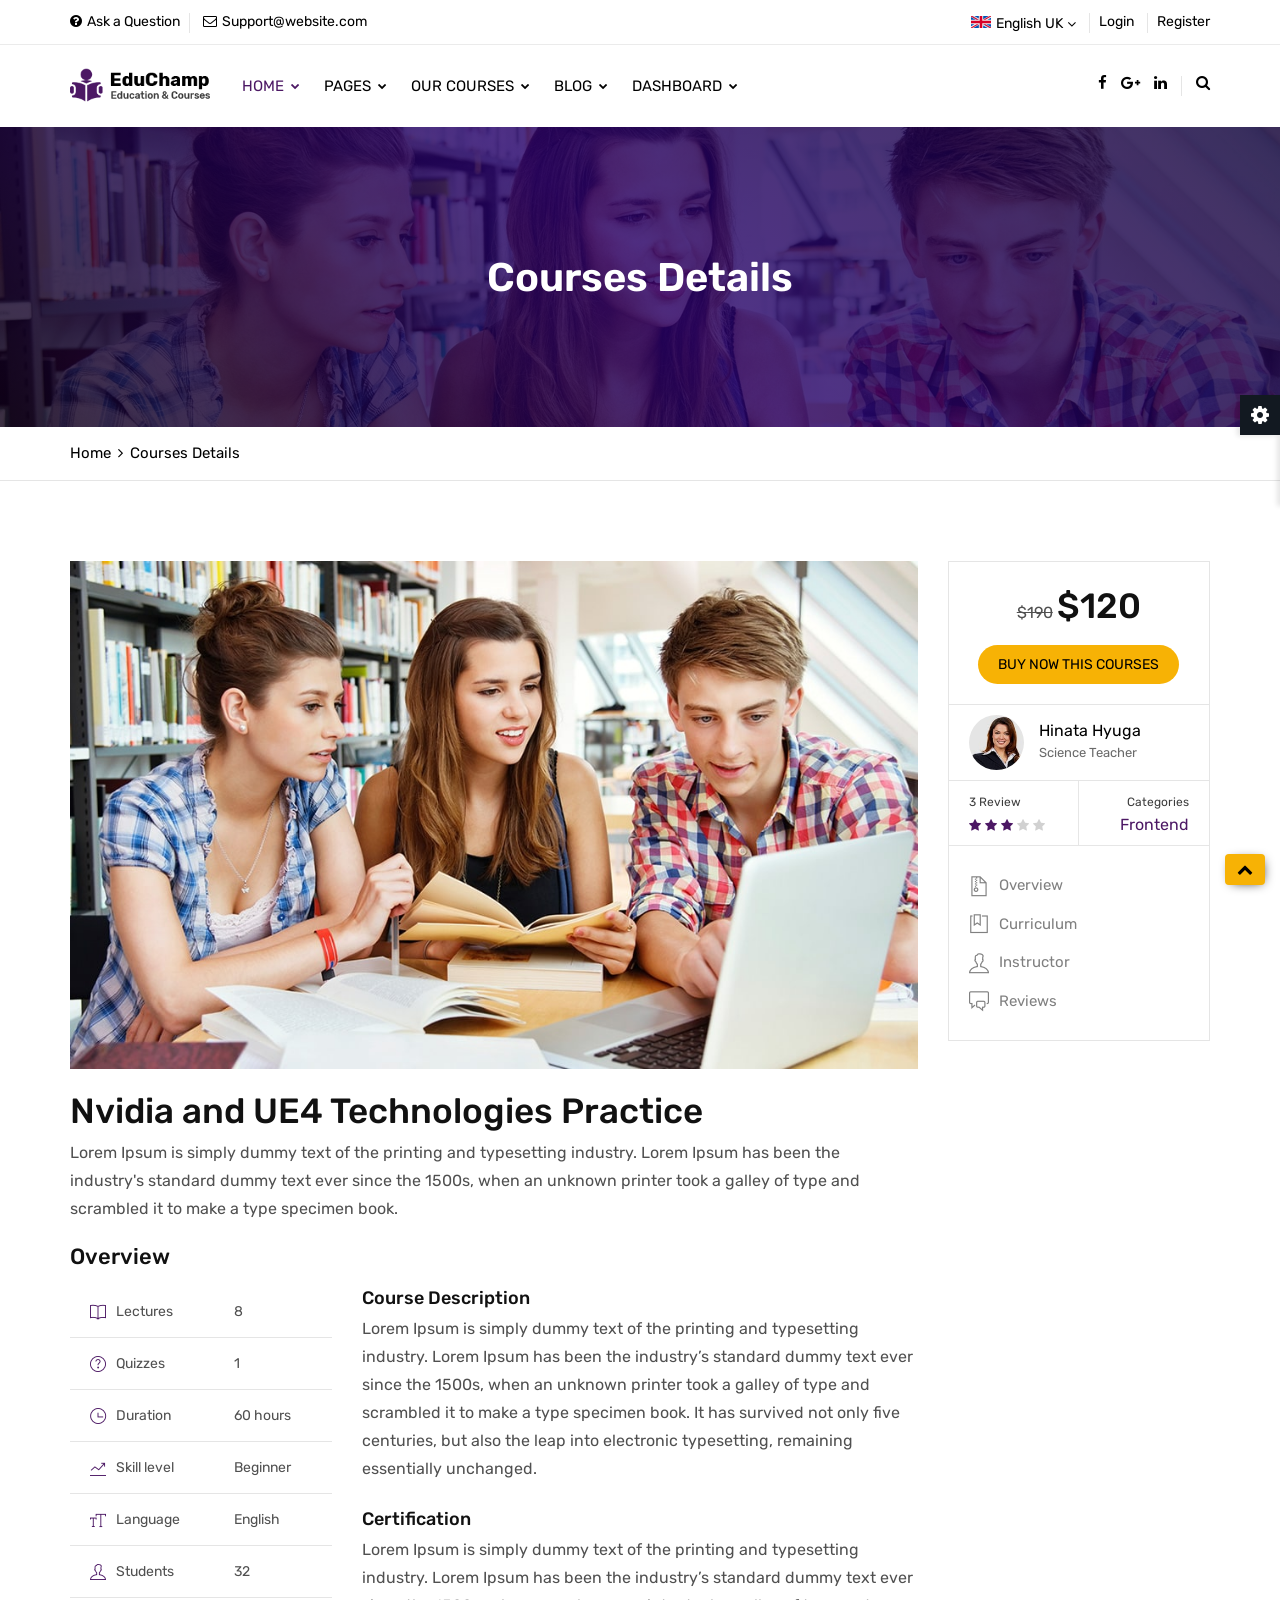
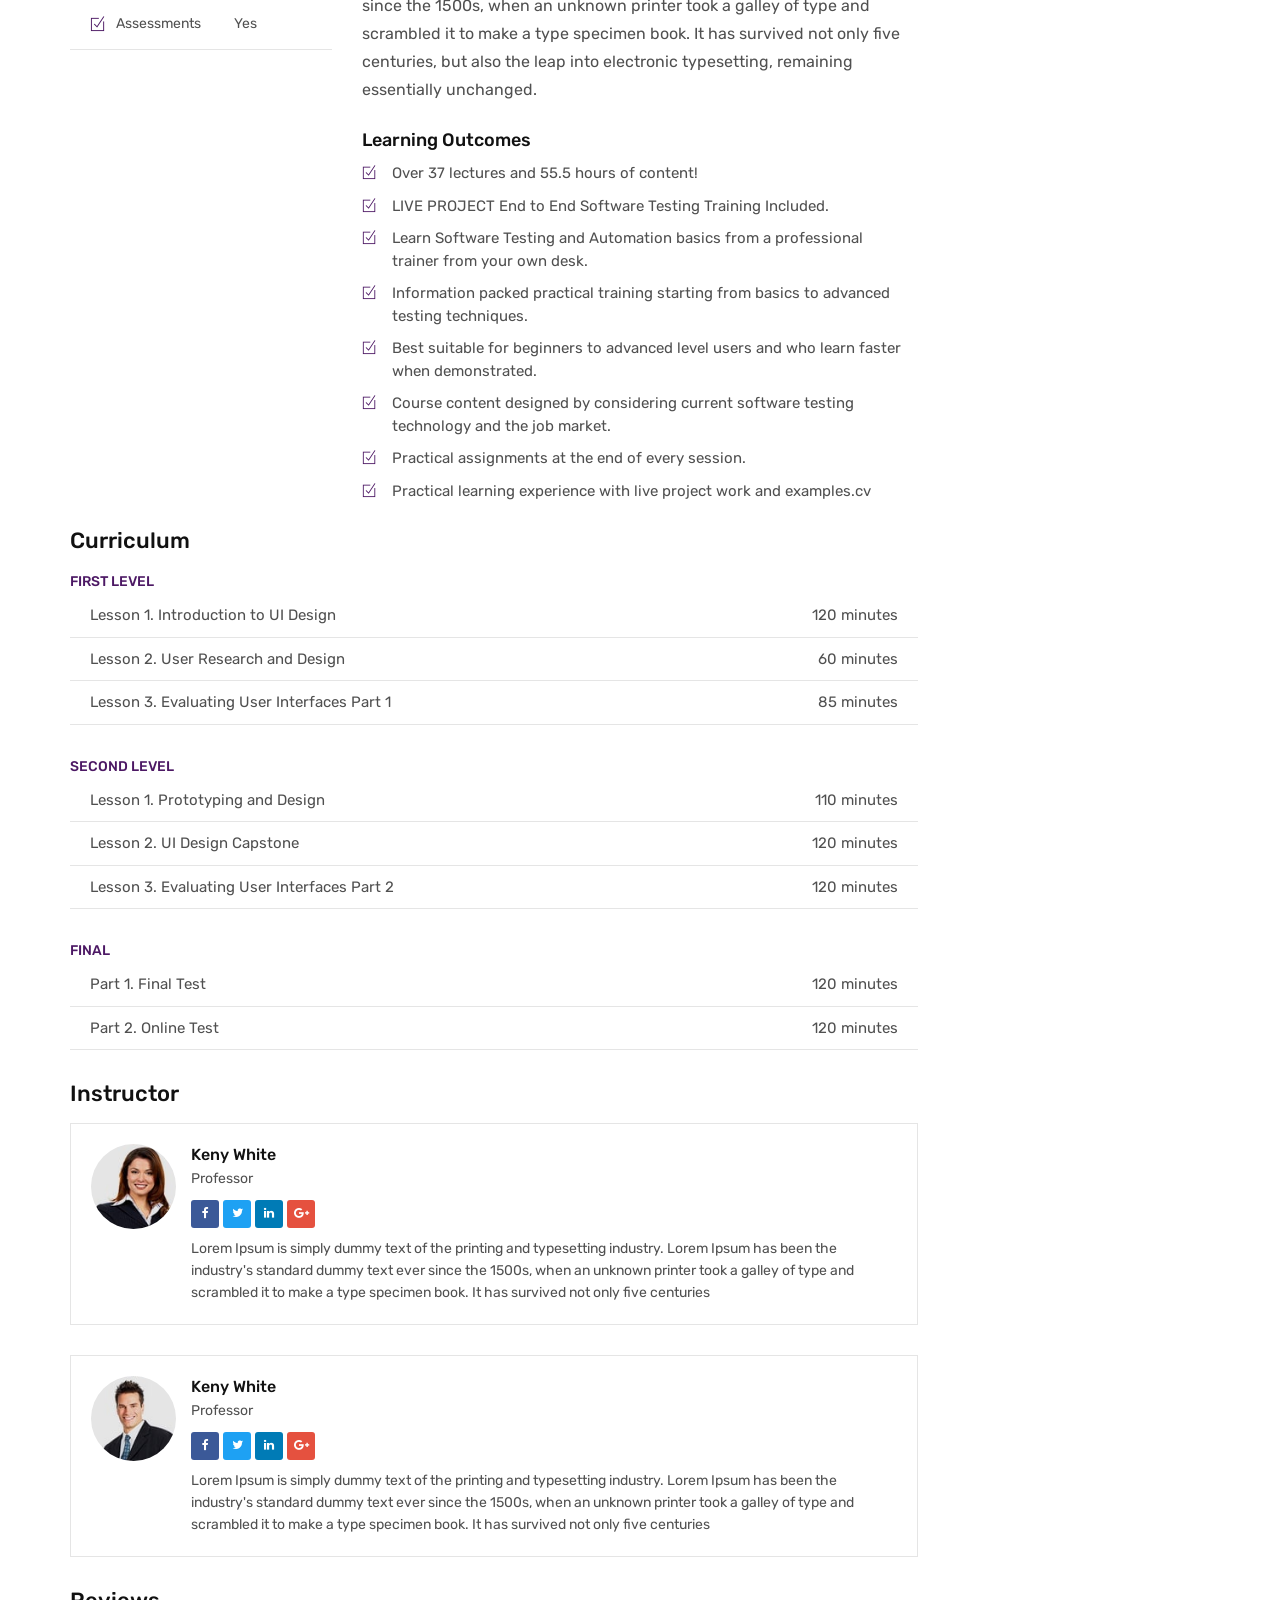
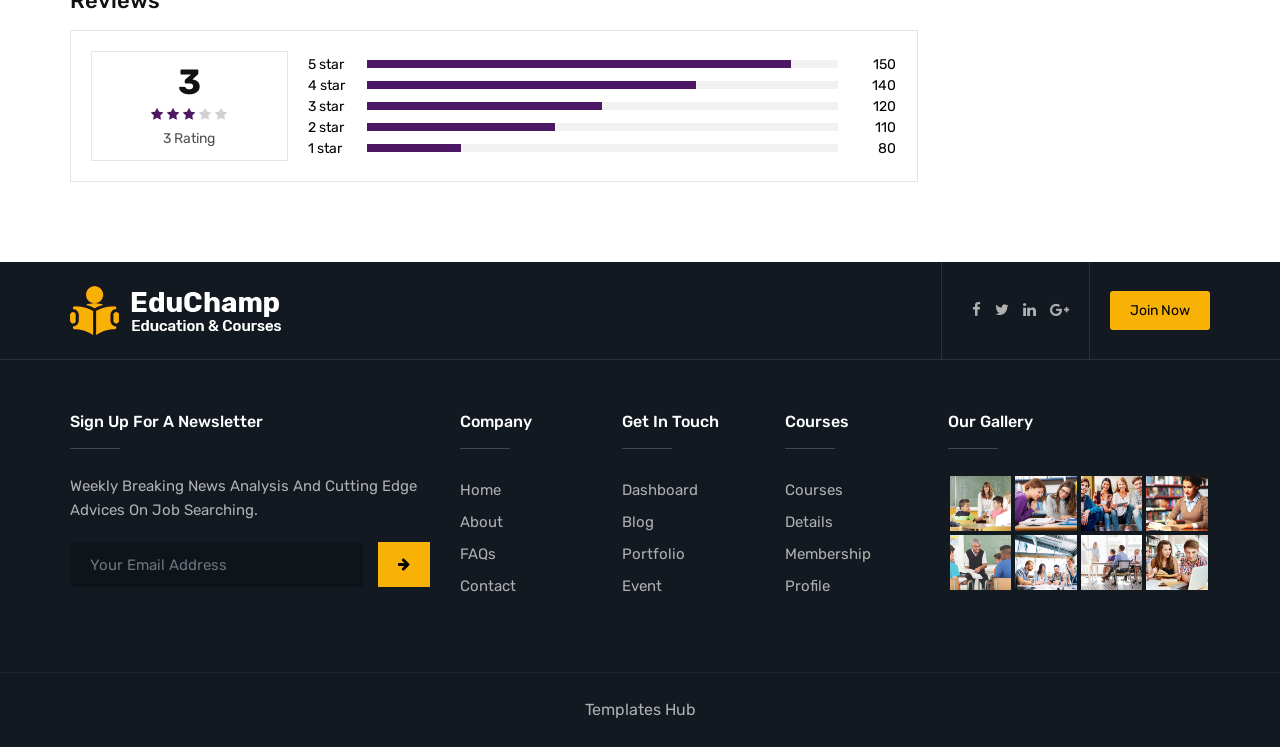
<file: Theme/courses-details.html>
<!DOCTYPE html>
<html lang="en">

<head>

	<!-- META ============================================= -->
	<meta charset="utf-8">
	<meta http-equiv="X-UA-Compatible" content="IE=edge">
	<meta name="keywords" content="" />
	<meta name="author" content="" />
	<meta name="robots" content="" />
	
	<!-- DESCRIPTION -->
	<meta name="description" content="EduChamp : Education HTML Template" />
	
	<!-- OG -->
	<meta property="og:title" content="EduChamp : Education HTML Template" />
	<meta property="og:description" content="EduChamp : Education HTML Template" />
	<meta property="og:image" content="" />
	<meta name="format-detection" content="telephone=no">
	
	<!-- FAVICONS ICON ============================================= -->
	<link rel="icon" href="assets/images/favicon.ico" type="image/x-icon" />
	<link rel="shortcut icon" type="image/x-icon" href="assets/images/favicon.png" />
	
	<!-- PAGE TITLE HERE ============================================= -->
	<title>EduChamp : Education HTML Template </title>
	
	<!-- MOBILE SPECIFIC ============================================= -->
	<meta name="viewport" content="width=device-width, initial-scale=1">
	
	<!--[if lt IE 9]>
	<script src="assets/js/html5shiv.min.js"></script>
	<script src="assets/js/respond.min.js"></script>
	<![endif]-->
	
	<!-- All PLUGINS CSS ============================================= -->
	<link rel="stylesheet" type="text/css" href="assets/css/assets.css">
	
	<!-- TYPOGRAPHY ============================================= -->
	<link rel="stylesheet" type="text/css" href="assets/css/typography.css">
	
	<!-- SHORTCODES ============================================= -->
	<link rel="stylesheet" type="text/css" href="assets/css/shortcodes/shortcodes.css">
	
	<!-- STYLESHEETS ============================================= -->
	<link rel="stylesheet" type="text/css" href="assets/css/style.css">
	<link class="skin" rel="stylesheet" type="text/css" href="assets/css/color/color-1.css">
	
</head>
<body id="bg">
<div class="page-wraper">
<div id="loading-icon-bx"></div>
<!-- Header Top ==== -->
    <header class="header rs-nav">
		<div class="top-bar">
			<div class="container">
				<div class="row d-flex justify-content-between">
					<div class="topbar-left">
						<ul>
							<li><a href="faq-1.html"><i class="fa fa-question-circle"></i>Ask a Question</a></li>
							<li><a href="javascript:;"><i class="fa fa-envelope-o"></i>Support@website.com</a></li>
						</ul>
					</div>
					<div class="topbar-right">
						<ul>
							<li>
								<select class="header-lang-bx">
									<option data-icon="flag flag-uk">English UK</option>
									<option data-icon="flag flag-us">English US</option>
								</select>
							</li>
							<li><a href="login.html">Login</a></li>
							<li><a href="register.html">Register</a></li>
						</ul>
					</div>
				</div>
			</div>
		</div>
		<div class="sticky-header navbar-expand-lg">
            <div class="menu-bar clearfix">
                <div class="container clearfix">
					<!-- Header Logo ==== -->
					<div class="menu-logo">
						<a href="index.html"><img src="assets/images/logo.png" alt=""></a>
					</div>
					<!-- Mobile Nav Button ==== -->
                    <button class="navbar-toggler collapsed menuicon justify-content-end" type="button" data-toggle="collapse" data-target="#menuDropdown" aria-controls="menuDropdown" aria-expanded="false" aria-label="Toggle navigation">
						<span></span>
						<span></span>
						<span></span>
					</button>
					<!-- Author Nav ==== -->
                    <div class="secondary-menu">
                        <div class="secondary-inner">
                            <ul>
								<li><a href="javascript:;" class="btn-link"><i class="fa fa-facebook"></i></a></li>
								<li><a href="javascript:;" class="btn-link"><i class="fa fa-google-plus"></i></a></li>
								<li><a href="javascript:;" class="btn-link"><i class="fa fa-linkedin"></i></a></li>
								<!-- Search Button ==== -->
								<li class="search-btn"><button id="quik-search-btn" type="button" class="btn-link"><i class="fa fa-search"></i></button></li>
							</ul>
						</div>
                    </div>
					<!-- Search Box ==== -->
                    <div class="nav-search-bar">
                        <form action="#">
                            <input name="search" value="" type="text" class="form-control" placeholder="Type to search">
                            <span><i class="ti-search"></i></span>
                        </form>
						<span id="search-remove"><i class="ti-close"></i></span>
                    </div>
					<!-- Navigation Menu ==== -->
                    <div class="menu-links navbar-collapse collapse justify-content-start" id="menuDropdown">
						<div class="menu-logo">
							<a href="index.html"><img src="assets/images/logo.png" alt=""></a>
						</div>
                        <ul class="nav navbar-nav">	
							<li class="active"><a href="javascript:;">Home <i class="fa fa-chevron-down"></i></a>
								<ul class="sub-menu">
									<li><a href="index.html">Home 1</a></li>
									<li><a href="index-2.html">Home 2</a></li>
								</ul>
							</li>
							<li><a href="javascript:;">Pages <i class="fa fa-chevron-down"></i></a>
								<ul class="sub-menu">
									<li><a href="javascript:;">About<i class="fa fa-angle-right"></i></a>
										<ul class="sub-menu">
											<li><a href="about-1.html">About 1</a></li>
											<li><a href="about-2.html">About 2</a></li>
										</ul>
									</li>
									<li><a href="javascript:;">Event<i class="fa fa-angle-right"></i></a>
										<ul class="sub-menu">
											<li><a href="event.html">Event</a></li>
											<li><a href="events-details.html">Events Details</a></li>
										</ul>
									</li>
									<li><a href="javascript:;">FAQ's<i class="fa fa-angle-right"></i></a>
										<ul class="sub-menu">
											<li><a href="faq-1.html">FAQ's 1</a></li>
											<li><a href="faq-2.html">FAQ's 2</a></li>
										</ul>
									</li>
									<li><a href="javascript:;">Contact Us<i class="fa fa-angle-right"></i></a>
										<ul class="sub-menu">
											<li><a href="contact-1.html">Contact Us 1</a></li>
											<li><a href="contact-2.html">Contact Us 2</a></li>
										</ul>
									</li>
									<li><a href="portfolio.html">Portfolio</a></li>
									<li><a href="profile.html">Profile</a></li>
									<li><a href="membership.html">Membership</a></li>
									<li><a href="error-404.html">404 Page</a></li>
								</ul>
							</li>
							<li class="add-mega-menu"><a href="javascript:;">Our Courses <i class="fa fa-chevron-down"></i></a>
								<ul class="sub-menu add-menu">
									<li class="add-menu-left">
										<h5 class="menu-adv-title">Our Courses</h5>
										<ul>
											<li><a href="courses.html">Courses </a></li>
											<li><a href="courses-details.html">Courses Details</a></li>
											<li><a href="profile.html">Instructor Profile</a></li>
											<li><a href="event.html">Upcoming Event</a></li>
											<li><a href="membership.html">Membership</a></li>
										</ul>
									</li>
									<li class="add-menu-right">
										<img src="assets/images/adv/adv.jpg" alt=""/>
									</li>
								</ul>
							</li>
							<li><a href="javascript:;">Blog <i class="fa fa-chevron-down"></i></a>
								<ul class="sub-menu">
									<li><a href="blog-classic-grid.html">Blog Classic</a></li>
									<li><a href="blog-classic-sidebar.html">Blog Classic Sidebar</a></li>
									<li><a href="blog-list-sidebar.html">Blog List Sidebar</a></li>
									<li><a href="blog-standard-sidebar.html">Blog Standard Sidebar</a></li>
									<li><a href="blog-details.html">Blog Details</a></li>
								</ul>
							</li>
							<li class="nav-dashboard"><a href="javascript:;">Dashboard <i class="fa fa-chevron-down"></i></a>
								<ul class="sub-menu">
									<li><a href="admin/index.html">Dashboard</a></li>
									<li><a href="admin/add-listing.html">Add Listing</a></li>
									<li><a href="admin/bookmark.html">Bookmark</a></li>
									<li><a href="admin/courses.html">Courses</a></li>
									<li><a href="admin/review.html">Review</a></li>
									<li><a href="admin/teacher-profile.html">Teacher Profile</a></li>
									<li><a href="admin/user-profile.html">User Profile</a></li>
									<li><a href="javascript:;">Calendar<i class="fa fa-angle-right"></i></a>
										<ul class="sub-menu">
											<li><a href="admin/basic-calendar.html">Basic Calendar</a></li>
											<li><a href="admin/list-view-calendar.html">List View Calendar</a></li>
										</ul>
									</li>
									<li><a href="javascript:;">Mailbox<i class="fa fa-angle-right"></i></a>
										<ul class="sub-menu">
											<li><a href="admin/mailbox.html">Mailbox</a></li>
											<li><a href="admin/mailbox-compose.html">Compose</a></li>
											<li><a href="admin/mailbox-read.html">Mail Read</a></li>
										</ul>
									</li>
								</ul>
							</li>
						</ul>
						<div class="nav-social-link">
							<a href="javascript:;"><i class="fa fa-facebook"></i></a>
							<a href="javascript:;"><i class="fa fa-google-plus"></i></a>
							<a href="javascript:;"><i class="fa fa-linkedin"></i></a>
						</div>
                    </div>
					<!-- Navigation Menu END ==== -->
                </div>
            </div>
        </div>
    </header>
    <!-- header END ==== -->
    <!-- Content -->
    <div class="page-content bg-white">
        <!-- inner page banner -->
        <div class="page-banner ovbl-dark" style="background-image:url(assets/images/banner/banner2.jpg);">
            <div class="container">
                <div class="page-banner-entry">
                    <h1 class="text-white">Courses Details</h1>
				 </div>
            </div>
        </div>
		<!-- Breadcrumb row -->
		<div class="breadcrumb-row">
			<div class="container">
				<ul class="list-inline">
					<li><a href="#">Home</a></li>
					<li>Courses Details</li>
				</ul>
			</div>
		</div>
		<!-- Breadcrumb row END -->
        <!-- inner page banner END -->
		<div class="content-block">
            <!-- About Us -->
			<div class="section-area section-sp1">
                <div class="container">
					 <div class="row d-flex flex-row-reverse">
						<div class="col-lg-3 col-md-4 col-sm-12 m-b30">
							<div class="course-detail-bx">
								<div class="course-price">
									<del>$190</del>
									<h4 class="price">$120</h4>
								</div>	
								<div class="course-buy-now text-center">
									<a href="#" class="btn radius-xl text-uppercase">Buy Now This Courses</a>
								</div>
								<div class="teacher-bx">
									<div class="teacher-info">
										<div class="teacher-thumb">
											<img src="assets/images/testimonials/pic1.jpg" alt=""/>
										</div>
										<div class="teacher-name">
											<h5>Hinata Hyuga</h5>
											<span>Science Teacher</span>
										</div>
									</div>
								</div>
								<div class="cours-more-info">
									<div class="review">
										<span>3 Review</span>
										<ul class="cours-star">
											<li class="active"><i class="fa fa-star"></i></li>
											<li class="active"><i class="fa fa-star"></i></li>
											<li class="active"><i class="fa fa-star"></i></li>
											<li><i class="fa fa-star"></i></li>
											<li><i class="fa fa-star"></i></li>
										</ul>
									</div>
									<div class="price categories">
										<span>Categories</span>
										<h5 class="text-primary">Frontend</h5>
									</div>
								</div>
								<div class="course-info-list scroll-page">
									<ul class="navbar">
										<li><a class="nav-link" href="#overview"><i class="ti-zip"></i>Overview</a></li>
										<li><a class="nav-link" href="#curriculum"><i class="ti-bookmark-alt"></i>Curriculum</a></li>
										<li><a class="nav-link" href="#instructor"><i class="ti-user"></i>Instructor</a></li>
										<li><a class="nav-link" href="#reviews"><i class="ti-comments"></i>Reviews</a></li>
									</ul>
								</div>
							</div>
						</div>
					
						<div class="col-lg-9 col-md-8 col-sm-12">
							<div class="courses-post">
								<div class="ttr-post-media media-effect">
									<a href="#"><img src="assets/images/blog/default/thum1.jpg" alt=""></a>
								</div>
								<div class="ttr-post-info">
									<div class="ttr-post-title ">
										<h2 class="post-title">Nvidia and UE4 Technologies Practice</h2>
									</div>
									<div class="ttr-post-text">
										<p>Lorem Ipsum is simply dummy text of the printing and typesetting industry. Lorem Ipsum has been the industry's standard dummy text ever since the 1500s, when an unknown printer took a galley of type and scrambled it to make a type specimen book.</p>
									</div>
								</div>
							</div>
							<div class="courese-overview" id="overview">
								<h4>Overview</h4>
								<div class="row">
									<div class="col-md-12 col-lg-4">
										<ul class="course-features">
											<li><i class="ti-book"></i> <span class="label">Lectures</span> <span class="value">8</span></li>
											<li><i class="ti-help-alt"></i> <span class="label">Quizzes</span> <span class="value">1</span></li>
											<li><i class="ti-time"></i> <span class="label">Duration</span> <span class="value">60 hours</span></li>
											<li><i class="ti-stats-up"></i> <span class="label">Skill level</span> <span class="value">Beginner</span></li>
											<li><i class="ti-smallcap"></i> <span class="label">Language</span> <span class="value">English</span></li>
											<li><i class="ti-user"></i> <span class="label">Students</span> <span class="value">32</span></li>
											<li><i class="ti-check-box"></i> <span class="label">Assessments</span> <span class="value">Yes</span></li>
										</ul>
									</div>
									<div class="col-md-12 col-lg-8">
										<h5 class="m-b5">Course Description</h5>
										<p>Lorem Ipsum is simply dummy text of the printing and typesetting industry. Lorem Ipsum has been the industry’s standard dummy text ever since the 1500s, when an unknown printer took a galley of type and scrambled it to make a type specimen book. It has survived not only five centuries, but also the leap into electronic typesetting, remaining essentially unchanged.</p>
										<h5 class="m-b5">Certification</h5>
										<p>Lorem Ipsum is simply dummy text of the printing and typesetting industry. Lorem Ipsum has been the industry’s standard dummy text ever since the 1500s, when an unknown printer took a galley of type and scrambled it to make a type specimen book. It has survived not only five centuries, but also the leap into electronic typesetting, remaining essentially unchanged.</p>
										<h5 class="m-b5">Learning Outcomes</h5>
										<ul class="list-checked primary">
											<li>Over 37 lectures and 55.5 hours of content!</li>
											<li>LIVE PROJECT End to End Software Testing Training Included.</li>
											<li>Learn Software Testing and Automation basics from a professional trainer from your own desk.</li>
											<li>Information packed practical training starting from basics to advanced testing techniques.</li>
											<li>Best suitable for beginners to advanced level users and who learn faster when demonstrated.</li>
											<li>Course content designed by considering current software testing technology and the job market.</li>
											<li>Practical assignments at the end of every session.</li>
											<li>Practical learning experience with live project work and examples.cv</li>
										</ul>
									</div>
								</div>
							</div>
							<div class="m-b30" id="curriculum">
								<h4>Curriculum</h4>
								<ul class="curriculum-list">
										<li>
											<h5>First Level</h5>
											<ul>
												<li>
													<div class="curriculum-list-box">
														<span>Lesson 1.</span> Introduction to UI Design
													</div>
													<span>120 minutes</span>
												</li>
												<li>
													<div class="curriculum-list-box">
														<span>Lesson 2.</span> User Research and Design
													</div>
													<span>60 minutes</span>
												</li>
												<li>
													<div class="curriculum-list-box">
														<span>Lesson 3.</span> Evaluating User Interfaces Part 1
													</div>
													<span>85 minutes</span>
												</li>
											</ul>
										</li>
										<li>
											<h5>Second Level</h5>
											<ul>
												<li>
													<div class="curriculum-list-box">
														<span>Lesson 1.</span> Prototyping and Design
													</div>
													<span>110 minutes</span>
												</li>
												<li>
													<div class="curriculum-list-box">
														<span>Lesson 2.</span> UI Design Capstone
													</div>
													<span>120 minutes</span>
												</li>
												<li>
													<div class="curriculum-list-box">
														<span>Lesson 3.</span> Evaluating User Interfaces Part 2
													</div>
													<span>120 minutes</span>
												</li>
											</ul>
										</li>
										<li>
											<h5>Final</h5>
											<ul>
												<li>
													<div class="curriculum-list-box">
														<span>Part 1.</span> Final Test
													</div>
													<span>120 minutes</span>
												</li>
												<li>
													<div class="curriculum-list-box">
														<span>Part 2.</span> Online Test
													</div>
													<span>120 minutes</span>
												</li>
											</ul>
										</li>
									</ul>
							</div>
							<div class="" id="instructor">
								<h4>Instructor</h4>
								<div class="instructor-bx">
									<div class="instructor-author">
										<img src="assets/images/testimonials/pic1.jpg" alt="">
									</div>
									<div class="instructor-info">
										<h6>Keny White </h6>
										<span>Professor</span>
										<ul class="list-inline m-tb10">
											<li><a href="#" class="btn sharp-sm facebook"><i class="fa fa-facebook"></i></a></li>
											<li><a href="#" class="btn sharp-sm twitter"><i class="fa fa-twitter"></i></a></li>
											<li><a href="#" class="btn sharp-sm linkedin"><i class="fa fa-linkedin"></i></a></li>
											<li><a href="#" class="btn sharp-sm google-plus"><i class="fa fa-google-plus"></i></a></li>
										</ul>
										<p class="m-b0">Lorem Ipsum is simply dummy text of the printing and typesetting industry. Lorem Ipsum has been the industry's standard dummy text ever since the 1500s, when an unknown printer took a galley of type and scrambled it to make a type specimen book. It has survived not only five centuries</p>
									</div>
								</div>
								<div class="instructor-bx">
									<div class="instructor-author">
										<img src="assets/images/testimonials/pic2.jpg" alt="">
									</div>
									<div class="instructor-info">
										<h6>Keny White </h6>
										<span>Professor</span>
										<ul class="list-inline m-tb10">
											<li><a href="#" class="btn sharp-sm facebook"><i class="fa fa-facebook"></i></a></li>
											<li><a href="#" class="btn sharp-sm twitter"><i class="fa fa-twitter"></i></a></li>
											<li><a href="#" class="btn sharp-sm linkedin"><i class="fa fa-linkedin"></i></a></li>
											<li><a href="#" class="btn sharp-sm google-plus"><i class="fa fa-google-plus"></i></a></li>
										</ul>
										<p class="m-b0">Lorem Ipsum is simply dummy text of the printing and typesetting industry. Lorem Ipsum has been the industry's standard dummy text ever since the 1500s, when an unknown printer took a galley of type and scrambled it to make a type specimen book. It has survived not only five centuries</p>
									</div>
								</div>
							</div>
							<div class="" id="reviews">
								<h4>Reviews</h4>
								
								<div class="review-bx">
									<div class="all-review">
										<h2 class="rating-type">3</h2>
										<ul class="cours-star">
											<li class="active"><i class="fa fa-star"></i></li>
											<li class="active"><i class="fa fa-star"></i></li>
											<li class="active"><i class="fa fa-star"></i></li>
											<li><i class="fa fa-star"></i></li>
											<li><i class="fa fa-star"></i></li>
										</ul>
										<span>3 Rating</span>
									</div>
									<div class="review-bar">
										<div class="bar-bx">
											<div class="side">
												<div>5 star</div>
											</div>
											<div class="middle">
												<div class="bar-container">
													<div class="bar-5" style="width:90%;"></div>
												</div>
											</div>
											<div class="side right">
												<div>150</div>
											</div>
										</div>
										<div class="bar-bx">
											<div class="side">
												<div>4 star</div>
											</div>
											<div class="middle">
												<div class="bar-container">
													<div class="bar-5" style="width:70%;"></div>
												</div>
											</div>
											<div class="side right">
												<div>140</div>
											</div>
										</div>
										<div class="bar-bx">
											<div class="side">
												<div>3 star</div>
											</div>
											<div class="middle">
												<div class="bar-container">
													<div class="bar-5" style="width:50%;"></div>
												</div>
											</div>
											<div class="side right">
												<div>120</div>
											</div>
										</div>
										<div class="bar-bx">
											<div class="side">
												<div>2 star</div>
											</div>
											<div class="middle">
												<div class="bar-container">
													<div class="bar-5" style="width:40%;"></div>
												</div>
											</div>
											<div class="side right">
												<div>110</div>
											</div>
										</div>
										<div class="bar-bx">
											<div class="side">
												<div>1 star</div>
											</div>
											<div class="middle">
												<div class="bar-container">
													<div class="bar-5" style="width:20%;"></div>
												</div>
											</div>
											<div class="side right">
												<div>80</div>
											</div>
										</div>
									</div>
								</div>
							</div>
							
						</div>
						
					</div>
				</div>
            </div>
        </div>
		<!-- contact area END -->
		
    </div>
    <!-- Content END-->
	<!-- Footer ==== -->
    <footer>
        <div class="footer-top">
			<div class="pt-exebar">
				<div class="container">
					<div class="d-flex align-items-stretch">
						<div class="pt-logo mr-auto">
							<a href="index.html"><img src="assets/images/logo-white.png" alt=""/></a>
						</div>
						<div class="pt-social-link">
							<ul class="list-inline m-a0">
								<li><a href="#" class="btn-link"><i class="fa fa-facebook"></i></a></li>
								<li><a href="#" class="btn-link"><i class="fa fa-twitter"></i></a></li>
								<li><a href="#" class="btn-link"><i class="fa fa-linkedin"></i></a></li>
								<li><a href="#" class="btn-link"><i class="fa fa-google-plus"></i></a></li>
							</ul>
						</div>
						<div class="pt-btn-join">
							<a href="#" class="btn ">Join Now</a>
						</div>
					</div>
				</div>
			</div>
            <div class="container">
                <div class="row">
					<div class="col-lg-4 col-md-12 col-sm-12 footer-col-4">
                        <div class="widget">
                            <h5 class="footer-title">Sign Up For A Newsletter</h5>
							<p class="text-capitalize m-b20">Weekly Breaking news analysis and cutting edge advices on job searching.</p>
                            <div class="subscribe-form m-b20">
								<form class="subscription-form" action="http://educhamp.themetrades.com/demo/assets/script/mailchamp.php" method="post">
									<div class="ajax-message"></div>
									<div class="input-group">
										<input name="email" required="required"  class="form-control" placeholder="Your Email Address" type="email">
										<span class="input-group-btn">
											<button name="submit" value="Submit" type="submit" class="btn"><i class="fa fa-arrow-right"></i></button>
										</span> 
									</div>
								</form>
							</div>
                        </div>
                    </div>
					<div class="col-12 col-lg-5 col-md-7 col-sm-12">
						<div class="row">
							<div class="col-4 col-lg-4 col-md-4 col-sm-4">
								<div class="widget footer_widget">
									<h5 class="footer-title">Company</h5>
									<ul>
										<li><a href="index.html">Home</a></li>
										<li><a href="about-1.html">About</a></li>
										<li><a href="faq-1.html">FAQs</a></li>
										<li><a href="contact-1.html">Contact</a></li>
									</ul>
								</div>
							</div>
							<div class="col-4 col-lg-4 col-md-4 col-sm-4">
								<div class="widget footer_widget">
									<h5 class="footer-title">Get In Touch</h5>
									<ul>
										<li><a href="http://educhamp.themetrades.com/admin/index.html">Dashboard</a></li>
										<li><a href="blog-classic-grid.html">Blog</a></li>
										<li><a href="portfolio.html">Portfolio</a></li>
										<li><a href="event.html">Event</a></li>
									</ul>
								</div>
							</div>
							<div class="col-4 col-lg-4 col-md-4 col-sm-4">
								<div class="widget footer_widget">
									<h5 class="footer-title">Courses</h5>
									<ul>
										<li><a href="courses.html">Courses</a></li>
										<li><a href="courses-details.html">Details</a></li>
										<li><a href="membership.html">Membership</a></li>
										<li><a href="profile.html">Profile</a></li>
									</ul>
								</div>
							</div>
						</div>
                    </div>
					<div class="col-12 col-lg-3 col-md-5 col-sm-12 footer-col-4">
                        <div class="widget widget_gallery gallery-grid-4">
                            <h5 class="footer-title">Our Gallery</h5>
                            <ul class="magnific-image">
								<li><a href="assets/images/gallery/pic1.jpg" class="magnific-anchor"><img src="assets/images/gallery/pic1.jpg" alt=""></a></li>
								<li><a href="assets/images/gallery/pic2.jpg" class="magnific-anchor"><img src="assets/images/gallery/pic2.jpg" alt=""></a></li>
								<li><a href="assets/images/gallery/pic3.jpg" class="magnific-anchor"><img src="assets/images/gallery/pic3.jpg" alt=""></a></li>
								<li><a href="assets/images/gallery/pic4.jpg" class="magnific-anchor"><img src="assets/images/gallery/pic4.jpg" alt=""></a></li>
								<li><a href="assets/images/gallery/pic5.jpg" class="magnific-anchor"><img src="assets/images/gallery/pic5.jpg" alt=""></a></li>
								<li><a href="assets/images/gallery/pic6.jpg" class="magnific-anchor"><img src="assets/images/gallery/pic6.jpg" alt=""></a></li>
								<li><a href="assets/images/gallery/pic7.jpg" class="magnific-anchor"><img src="assets/images/gallery/pic7.jpg" alt=""></a></li>
								<li><a href="assets/images/gallery/pic8.jpg" class="magnific-anchor"><img src="assets/images/gallery/pic8.jpg" alt=""></a></li>
							</ul>
                        </div>
                    </div>
                </div>
            </div>
        </div>
        <div class="footer-bottom">
            <div class="container">
                <div class="row">
                    <div class="col-lg-12 col-md-12 col-sm-12 text-center"><a target="_blank" href="https://www.templateshub.net">Templates Hub</a></div>
                </div>
            </div>
        </div>
    </footer>
    <!-- Footer END ==== -->
    <button class="back-to-top fa fa-chevron-up" ></button>
</div>
<!-- External JavaScripts -->
<script src="assets/js/jquery.min.js"></script>
<script src="assets/vendors/bootstrap/js/popper.min.js"></script>
<script src="assets/vendors/bootstrap/js/bootstrap.min.js"></script>
<script src="assets/vendors/bootstrap-select/bootstrap-select.min.js"></script>
<script src="assets/vendors/bootstrap-touchspin/jquery.bootstrap-touchspin.js"></script>
<script src="assets/vendors/magnific-popup/magnific-popup.js"></script>
<script src="assets/vendors/counter/waypoints-min.js"></script>
<script src="assets/vendors/counter/counterup.min.js"></script>
<script src="assets/vendors/imagesloaded/imagesloaded.js"></script>
<script src="assets/vendors/masonry/masonry.js"></script>
<script src="assets/vendors/masonry/filter.js"></script>
<script src="assets/vendors/owl-carousel/owl.carousel.js"></script>
<script src="assets/js/jquery.scroller.js"></script>
<script src="assets/js/functions.js"></script>
<script src="assets/js/contact.js"></script>
<script src="assets/vendors/switcher/switcher.js"></script>
</body>

</html>
</file>
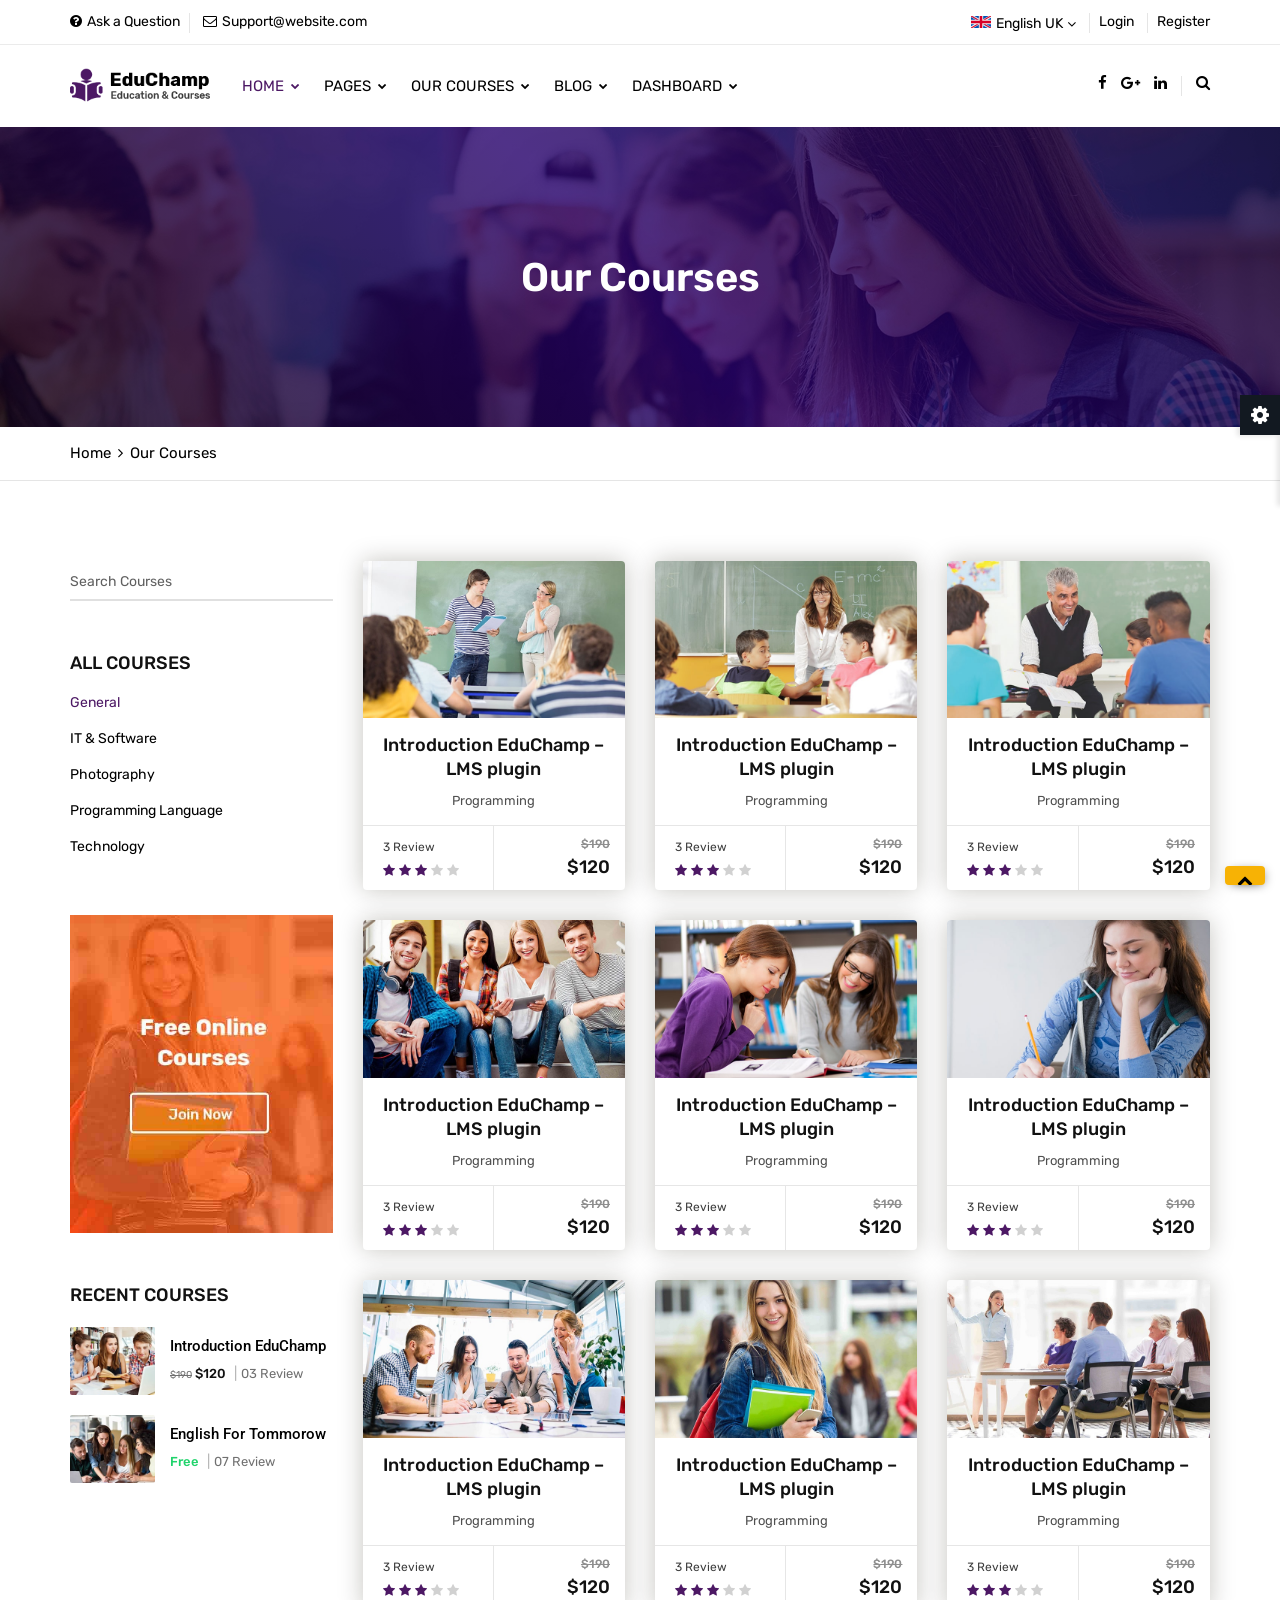
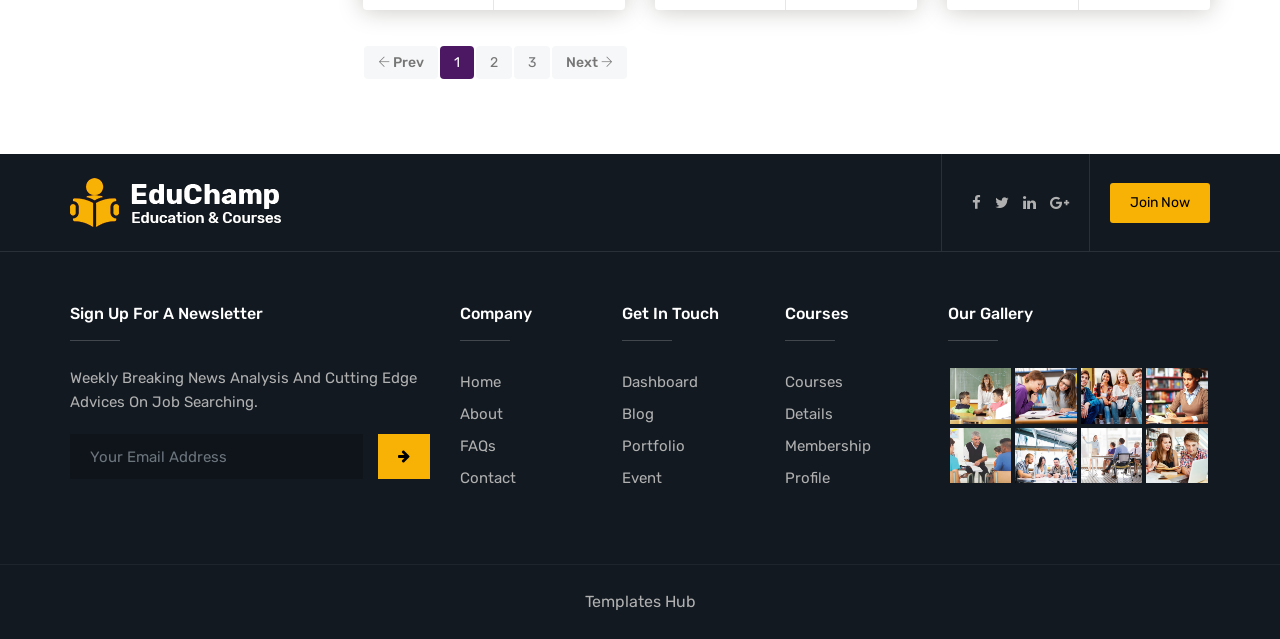
<file: Theme/courses.html>
<!DOCTYPE html>
<html lang="en">


<head>

	<!-- META ============================================= -->
	<meta charset="utf-8">
	<meta http-equiv="X-UA-Compatible" content="IE=edge">
	<meta name="keywords" content="" />
	<meta name="author" content="" />
	<meta name="robots" content="" />
	
	<!-- DESCRIPTION -->
	<meta name="description" content="EduChamp : Education HTML Template" />
	
	<!-- OG -->
	<meta property="og:title" content="EduChamp : Education HTML Template" />
	<meta property="og:description" content="EduChamp : Education HTML Template" />
	<meta property="og:image" content="" />
	<meta name="format-detection" content="telephone=no">
	
	<!-- FAVICONS ICON ============================================= -->
	<link rel="icon" href="assets/images/favicon.ico" type="image/x-icon" />
	<link rel="shortcut icon" type="image/x-icon" href="assets/images/favicon.png" />
	
	<!-- PAGE TITLE HERE ============================================= -->
	<title>EduChamp : Education HTML Template </title>
	
	<!-- MOBILE SPECIFIC ============================================= -->
	<meta name="viewport" content="width=device-width, initial-scale=1">
	
	<!--[if lt IE 9]>
	<script src="assets/js/html5shiv.min.js"></script>
	<script src="assets/js/respond.min.js"></script>
	<![endif]-->
	
	<!-- All PLUGINS CSS ============================================= -->
	<link rel="stylesheet" type="text/css" href="assets/css/assets.css">
	
	<!-- TYPOGRAPHY ============================================= -->
	<link rel="stylesheet" type="text/css" href="assets/css/typography.css">
	
	<!-- SHORTCODES ============================================= -->
	<link rel="stylesheet" type="text/css" href="assets/css/shortcodes/shortcodes.css">
	
	<!-- STYLESHEETS ============================================= -->
	<link rel="stylesheet" type="text/css" href="assets/css/style.css">
	<link class="skin" rel="stylesheet" type="text/css" href="assets/css/color/color-1.css">
	
</head>
<body id="bg">
<div class="page-wraper">
<div id="loading-icon-bx"></div>

    <!-- Header Top ==== -->
    <header class="header rs-nav">
		<div class="top-bar">
			<div class="container">
				<div class="row d-flex justify-content-between">
					<div class="topbar-left">
						<ul>
							<li><a href="faq-1.html"><i class="fa fa-question-circle"></i>Ask a Question</a></li>
							<li><a href="javascript:;"><i class="fa fa-envelope-o"></i>Support@website.com</a></li>
						</ul>
					</div>
					<div class="topbar-right">
						<ul>
							<li>
								<select class="header-lang-bx">
									<option data-icon="flag flag-uk">English UK</option>
									<option data-icon="flag flag-us">English US</option>
								</select>
							</li>
							<li><a href="login.html">Login</a></li>
							<li><a href="register.html">Register</a></li>
						</ul>
					</div>
				</div>
			</div>
		</div>
		<div class="sticky-header navbar-expand-lg">
            <div class="menu-bar clearfix">
                <div class="container clearfix">
					<!-- Header Logo ==== -->
					<div class="menu-logo">
						<a href="index.html"><img src="assets/images/logo.png" alt=""></a>
					</div>
					<!-- Mobile Nav Button ==== -->
                    <button class="navbar-toggler collapsed menuicon justify-content-end" type="button" data-toggle="collapse" data-target="#menuDropdown" aria-controls="menuDropdown" aria-expanded="false" aria-label="Toggle navigation">
						<span></span>
						<span></span>
						<span></span>
					</button>
					<!-- Author Nav ==== -->
                    <div class="secondary-menu">
                        <div class="secondary-inner">
                            <ul>
								<li><a href="javascript:;" class="btn-link"><i class="fa fa-facebook"></i></a></li>
								<li><a href="javascript:;" class="btn-link"><i class="fa fa-google-plus"></i></a></li>
								<li><a href="javascript:;" class="btn-link"><i class="fa fa-linkedin"></i></a></li>
								<!-- Search Button ==== -->
								<li class="search-btn"><button id="quik-search-btn" type="button" class="btn-link"><i class="fa fa-search"></i></button></li>
							</ul>
						</div>
                    </div>
					<!-- Search Box ==== -->
                    <div class="nav-search-bar">
                        <form action="#">
                            <input name="search" value="" type="text" class="form-control" placeholder="Type to search">
                            <span><i class="ti-search"></i></span>
                        </form>
						<span id="search-remove"><i class="ti-close"></i></span>
                    </div>
					<!-- Navigation Menu ==== -->
                    <div class="menu-links navbar-collapse collapse justify-content-start" id="menuDropdown">
						<div class="menu-logo">
							<a href="index.html"><img src="assets/images/logo.png" alt=""></a>
						</div>
                        <ul class="nav navbar-nav">	
							<li class="active"><a href="javascript:;">Home <i class="fa fa-chevron-down"></i></a>
								<ul class="sub-menu">
									<li><a href="index.html">Home 1</a></li>
									<li><a href="index-2.html">Home 2</a></li>
								</ul>
							</li>
							<li><a href="javascript:;">Pages <i class="fa fa-chevron-down"></i></a>
								<ul class="sub-menu">
									<li><a href="javascript:;">About<i class="fa fa-angle-right"></i></a>
										<ul class="sub-menu">
											<li><a href="about-1.html">About 1</a></li>
											<li><a href="about-2.html">About 2</a></li>
										</ul>
									</li>
									<li><a href="javascript:;">Event<i class="fa fa-angle-right"></i></a>
										<ul class="sub-menu">
											<li><a href="event.html">Event</a></li>
											<li><a href="events-details.html">Events Details</a></li>
										</ul>
									</li>
									<li><a href="javascript:;">FAQ's<i class="fa fa-angle-right"></i></a>
										<ul class="sub-menu">
											<li><a href="faq-1.html">FAQ's 1</a></li>
											<li><a href="faq-2.html">FAQ's 2</a></li>
										</ul>
									</li>
									<li><a href="javascript:;">Contact Us<i class="fa fa-angle-right"></i></a>
										<ul class="sub-menu">
											<li><a href="contact-1.html">Contact Us 1</a></li>
											<li><a href="contact-2.html">Contact Us 2</a></li>
										</ul>
									</li>
									<li><a href="portfolio.html">Portfolio</a></li>
									<li><a href="profile.html">Profile</a></li>
									<li><a href="membership.html">Membership</a></li>
									<li><a href="error-404.html">404 Page</a></li>
								</ul>
							</li>
							<li class="add-mega-menu"><a href="javascript:;">Our Courses <i class="fa fa-chevron-down"></i></a>
								<ul class="sub-menu add-menu">
									<li class="add-menu-left">
										<h5 class="menu-adv-title">Our Courses</h5>
										<ul>
											<li><a href="courses.html">Courses </a></li>
											<li><a href="courses-details.html">Courses Details</a></li>
											<li><a href="profile.html">Instructor Profile</a></li>
											<li><a href="event.html">Upcoming Event</a></li>
											<li><a href="membership.html">Membership</a></li>
										</ul>
									</li>
									<li class="add-menu-right">
										<img src="assets/images/adv/adv.jpg" alt=""/>
									</li>
								</ul>
							</li>
							<li><a href="javascript:;">Blog <i class="fa fa-chevron-down"></i></a>
								<ul class="sub-menu">
									<li><a href="blog-classic-grid.html">Blog Classic</a></li>
									<li><a href="blog-classic-sidebar.html">Blog Classic Sidebar</a></li>
									<li><a href="blog-list-sidebar.html">Blog List Sidebar</a></li>
									<li><a href="blog-standard-sidebar.html">Blog Standard Sidebar</a></li>
									<li><a href="blog-details.html">Blog Details</a></li>
								</ul>
							</li>
							<li class="nav-dashboard"><a href="javascript:;">Dashboard <i class="fa fa-chevron-down"></i></a>
								<ul class="sub-menu">
									<li><a href="admin/index.html">Dashboard</a></li>
									<li><a href="admin/add-listing.html">Add Listing</a></li>
									<li><a href="admin/bookmark.html">Bookmark</a></li>
									<li><a href="admin/courses.html">Courses</a></li>
									<li><a href="admin/review.html">Review</a></li>
									<li><a href="admin/teacher-profile.html">Teacher Profile</a></li>
									<li><a href="admin/user-profile.html">User Profile</a></li>
									<li><a href="javascript:;">Calendar<i class="fa fa-angle-right"></i></a>
										<ul class="sub-menu">
											<li><a href="admin/basic-calendar.html">Basic Calendar</a></li>
											<li><a href="admin/list-view-calendar.html">List View Calendar</a></li>
										</ul>
									</li>
									<li><a href="javascript:;">Mailbox<i class="fa fa-angle-right"></i></a>
										<ul class="sub-menu">
											<li><a href="admin/mailbox.html">Mailbox</a></li>
											<li><a href="admin/mailbox-compose.html">Compose</a></li>
											<li><a href="admin/mailbox-read.html">Mail Read</a></li>
										</ul>
									</li>
								</ul>
							</li>
						</ul>
						<div class="nav-social-link">
							<a href="javascript:;"><i class="fa fa-facebook"></i></a>
							<a href="javascript:;"><i class="fa fa-google-plus"></i></a>
							<a href="javascript:;"><i class="fa fa-linkedin"></i></a>
						</div>
                    </div>
					<!-- Navigation Menu END ==== -->
                </div>
            </div>
        </div>
    </header>
    <!-- header END ==== -->
    <!-- Content -->
    <div class="page-content bg-white">
        <!-- inner page banner -->
        <div class="page-banner ovbl-dark" style="background-image:url(assets/images/banner/banner3.jpg);">
            <div class="container">
                <div class="page-banner-entry">
                    <h1 class="text-white">Our Courses</h1>
				 </div>
            </div>
        </div>
		<!-- Breadcrumb row -->
		<div class="breadcrumb-row">
			<div class="container">
				<ul class="list-inline">
					<li><a href="#">Home</a></li>
					<li>Our Courses</li>
				</ul>
			</div>
		</div>
		<!-- Breadcrumb row END -->
        <!-- inner page banner END -->
		<div class="content-block">
            <!-- About Us -->
			<div class="section-area section-sp1">
                <div class="container">
					 <div class="row">
						<div class="col-lg-3 col-md-4 col-sm-12 m-b30">
							<div class="widget courses-search-bx placeani">
								<div class="form-group">
									<div class="input-group">
										<label>Search Courses</label>
										<input name="dzName" type="text" required class="form-control">
									</div>
								</div>
							</div>
							<div class="widget widget_archive">
                                <h5 class="widget-title style-1">All Courses</h5>
                                <ul>
                                    <li class="active"><a href="#">General</a></li>
                                    <li><a href="#">IT & Software</a></li>
                                    <li><a href="#">Photography</a></li>
                                    <li><a href="#">Programming Language</a></li>
                                    <li><a href="#">Technology</a></li>
                                </ul>
                            </div>
							<div class="widget">
								<a href="#"><img src="assets/images/adv/adv.jpg" alt=""/></a>
							</div>
							<div class="widget recent-posts-entry widget-courses">
                                <h5 class="widget-title style-1">Recent Courses</h5>
                                <div class="widget-post-bx">
                                    <div class="widget-post clearfix">
                                        <div class="ttr-post-media"> <img src="assets/images/blog/recent-blog/pic1.jpg" width="200" height="143" alt=""> </div>
                                        <div class="ttr-post-info">
                                            <div class="ttr-post-header">
                                                <h6 class="post-title"><a href="#">Introduction EduChamp</a></h6>
                                            </div>
                                            <div class="ttr-post-meta">
                                                <ul>
                                                    <li class="price">
														<del>$190</del>
														<h5>$120</h5>
													</li>
                                                    <li class="review">03 Review</li>
                                                </ul>
                                            </div>
                                        </div>
                                    </div>
                                    <div class="widget-post clearfix">
                                        <div class="ttr-post-media"> <img src="assets/images/blog/recent-blog/pic3.jpg" width="200" height="160" alt=""> </div>
                                        <div class="ttr-post-info">
                                            <div class="ttr-post-header">
                                                <h6 class="post-title"><a href="#">English For Tommorow</a></h6>
                                            </div>
                                            <div class="ttr-post-meta">
                                                <ul>
                                                    <li class="price">
														<h5 class="free">Free</h5>
													</li>
                                                    <li class="review">07 Review</li>
                                                </ul>
                                            </div>
                                        </div>
                                    </div>
                                </div>
                            </div>
						</div>
						<div class="col-lg-9 col-md-8 col-sm-12">
							<div class="row">
								<div class="col-md-6 col-lg-4 col-sm-6 m-b30">
									<div class="cours-bx">
										<div class="action-box">
											<img src="assets/images/courses/pic1.jpg" alt="">
											<a href="#" class="btn">Read More</a>
										</div>
										<div class="info-bx text-center">
											<h5><a href="#">Introduction EduChamp – LMS plugin</a></h5>
											<span>Programming</span>
										</div>
										<div class="cours-more-info">
											<div class="review">
												<span>3 Review</span>
												<ul class="cours-star">
													<li class="active"><i class="fa fa-star"></i></li>
													<li class="active"><i class="fa fa-star"></i></li>
													<li class="active"><i class="fa fa-star"></i></li>
													<li><i class="fa fa-star"></i></li>
													<li><i class="fa fa-star"></i></li>
												</ul>
											</div>
											<div class="price">
												<del>$190</del>
												<h5>$120</h5>
											</div>
										</div>
									</div>
								</div>
								<div class="col-md-6 col-lg-4 col-sm-6 m-b30">
									<div class="cours-bx">
										<div class="action-box">
											<img src="assets/images/courses/pic2.jpg" alt="">
											<a href="#" class="btn">Read More</a>
										</div>
										<div class="info-bx text-center">
											<h5><a href="#">Introduction EduChamp – LMS plugin</a></h5>
											<span>Programming</span>
										</div>
										<div class="cours-more-info">
											<div class="review">
												<span>3 Review</span>
												<ul class="cours-star">
													<li class="active"><i class="fa fa-star"></i></li>
													<li class="active"><i class="fa fa-star"></i></li>
													<li class="active"><i class="fa fa-star"></i></li>
													<li><i class="fa fa-star"></i></li>
													<li><i class="fa fa-star"></i></li>
												</ul>
											</div>
											<div class="price">
												<del>$190</del>
												<h5>$120</h5>
											</div>
										</div>
									</div>
								</div>
								<div class="col-md-6 col-lg-4 col-sm-6 m-b30">
									<div class="cours-bx">
										<div class="action-box">
											<img src="assets/images/courses/pic3.jpg" alt="">
											<a href="#" class="btn">Read More</a>
										</div>
										<div class="info-bx text-center">
											<h5><a href="#">Introduction EduChamp – LMS plugin</a></h5>
											<span>Programming</span>
										</div>
										<div class="cours-more-info">
											<div class="review">
												<span>3 Review</span>
												<ul class="cours-star">
													<li class="active"><i class="fa fa-star"></i></li>
													<li class="active"><i class="fa fa-star"></i></li>
													<li class="active"><i class="fa fa-star"></i></li>
													<li><i class="fa fa-star"></i></li>
													<li><i class="fa fa-star"></i></li>
												</ul>
											</div>
											<div class="price">
												<del>$190</del>
												<h5>$120</h5>
											</div>
										</div>
									</div>
								</div>
								<div class="col-md-6 col-lg-4 col-sm-6 m-b30">
									<div class="cours-bx">
										<div class="action-box">
											<img src="assets/images/courses/pic4.jpg" alt="">
											<a href="#" class="btn">Read More</a>
										</div>
										<div class="info-bx text-center">
											<h5><a href="#">Introduction EduChamp – LMS plugin</a></h5>
											<span>Programming</span>
										</div>
										<div class="cours-more-info">
											<div class="review">
												<span>3 Review</span>
												<ul class="cours-star">
													<li class="active"><i class="fa fa-star"></i></li>
													<li class="active"><i class="fa fa-star"></i></li>
													<li class="active"><i class="fa fa-star"></i></li>
													<li><i class="fa fa-star"></i></li>
													<li><i class="fa fa-star"></i></li>
												</ul>
											</div>
											<div class="price">
												<del>$190</del>
												<h5>$120</h5>
											</div>
										</div>
									</div>
								</div>
								<div class="col-md-6 col-lg-4 col-sm-6 m-b30">
									<div class="cours-bx">
										<div class="action-box">
											<img src="assets/images/courses/pic5.jpg" alt="">
											<a href="#" class="btn">Read More</a>
										</div>
										<div class="info-bx text-center">
											<h5><a href="#">Introduction EduChamp – LMS plugin</a></h5>
											<span>Programming</span>
										</div>
										<div class="cours-more-info">
											<div class="review">
												<span>3 Review</span>
												<ul class="cours-star">
													<li class="active"><i class="fa fa-star"></i></li>
													<li class="active"><i class="fa fa-star"></i></li>
													<li class="active"><i class="fa fa-star"></i></li>
													<li><i class="fa fa-star"></i></li>
													<li><i class="fa fa-star"></i></li>
												</ul>
											</div>
											<div class="price">
												<del>$190</del>
												<h5>$120</h5>
											</div>
										</div>
									</div>
								</div>
								<div class="col-md-6 col-lg-4 col-sm-6 m-b30">
									<div class="cours-bx">
										<div class="action-box">
											<img src="assets/images/courses/pic6.jpg" alt="">
											<a href="#" class="btn">Read More</a>
										</div>
										<div class="info-bx text-center">
											<h5><a href="#">Introduction EduChamp – LMS plugin</a></h5>
											<span>Programming</span>
										</div>
										<div class="cours-more-info">
											<div class="review">
												<span>3 Review</span>
												<ul class="cours-star">
													<li class="active"><i class="fa fa-star"></i></li>
													<li class="active"><i class="fa fa-star"></i></li>
													<li class="active"><i class="fa fa-star"></i></li>
													<li><i class="fa fa-star"></i></li>
													<li><i class="fa fa-star"></i></li>
												</ul>
											</div>
											<div class="price">
												<del>$190</del>
												<h5>$120</h5>
											</div>
										</div>
									</div>
								</div>
								<div class="col-md-6 col-lg-4 col-sm-6 m-b30">
									<div class="cours-bx">
										<div class="action-box">
											<img src="assets/images/courses/pic7.jpg" alt="">
											<a href="#" class="btn">Read More</a>
										</div>
										<div class="info-bx text-center">
											<h5><a href="#">Introduction EduChamp – LMS plugin</a></h5>
											<span>Programming</span>
										</div>
										<div class="cours-more-info">
											<div class="review">
												<span>3 Review</span>
												<ul class="cours-star">
													<li class="active"><i class="fa fa-star"></i></li>
													<li class="active"><i class="fa fa-star"></i></li>
													<li class="active"><i class="fa fa-star"></i></li>
													<li><i class="fa fa-star"></i></li>
													<li><i class="fa fa-star"></i></li>
												</ul>
											</div>
											<div class="price">
												<del>$190</del>
												<h5>$120</h5>
											</div>
										</div>
									</div>
								</div>
								<div class="col-md-6 col-lg-4 col-sm-6 m-b30">
									<div class="cours-bx">
										<div class="action-box">
											<img src="assets/images/courses/pic8.jpg" alt="">
											<a href="#" class="btn">Read More</a>
										</div>
										<div class="info-bx text-center">
											<h5><a href="#">Introduction EduChamp – LMS plugin</a></h5>
											<span>Programming</span>
										</div>
										<div class="cours-more-info">
											<div class="review">
												<span>3 Review</span>
												<ul class="cours-star">
													<li class="active"><i class="fa fa-star"></i></li>
													<li class="active"><i class="fa fa-star"></i></li>
													<li class="active"><i class="fa fa-star"></i></li>
													<li><i class="fa fa-star"></i></li>
													<li><i class="fa fa-star"></i></li>
												</ul>
											</div>
											<div class="price">
												<del>$190</del>
												<h5>$120</h5>
											</div>
										</div>
									</div>
								</div>
								<div class="col-md-6 col-lg-4 col-sm-6 m-b30">
									<div class="cours-bx">
										<div class="action-box">
											<img src="assets/images/courses/pic9.jpg" alt="">
											<a href="#" class="btn">Read More</a>
										</div>
										<div class="info-bx text-center">
											<h5><a href="#">Introduction EduChamp – LMS plugin</a></h5>
											<span>Programming</span>
										</div>
										<div class="cours-more-info">
											<div class="review">
												<span>3 Review</span>
												<ul class="cours-star">
													<li class="active"><i class="fa fa-star"></i></li>
													<li class="active"><i class="fa fa-star"></i></li>
													<li class="active"><i class="fa fa-star"></i></li>
													<li><i class="fa fa-star"></i></li>
													<li><i class="fa fa-star"></i></li>
												</ul>
											</div>
											<div class="price">
												<del>$190</del>
												<h5>$120</h5>
											</div>
										</div>
									</div>
								</div>
								<div class="col-lg-12 m-b20">
									<div class="pagination-bx rounded-sm gray clearfix">
										<ul class="pagination">
											<li class="previous"><a href="#"><i class="ti-arrow-left"></i> Prev</a></li>
											<li class="active"><a href="#">1</a></li>
											<li><a href="#">2</a></li>
											<li><a href="#">3</a></li>
											<li class="next"><a href="#">Next <i class="ti-arrow-right"></i></a></li>
										</ul>
									</div>
								</div>
							</div>
						</div>
					</div>
				</div>
            </div>
        </div>
		<!-- contact area END -->
		
    </div>
    <!-- Content END-->
	<!-- Footer ==== -->
    <footer>
        <div class="footer-top">
			<div class="pt-exebar">
				<div class="container">
					<div class="d-flex align-items-stretch">
						<div class="pt-logo mr-auto">
							<a href="index.html"><img src="assets/images/logo-white.png" alt=""/></a>
						</div>
						<div class="pt-social-link">
							<ul class="list-inline m-a0">
								<li><a href="#" class="btn-link"><i class="fa fa-facebook"></i></a></li>
								<li><a href="#" class="btn-link"><i class="fa fa-twitter"></i></a></li>
								<li><a href="#" class="btn-link"><i class="fa fa-linkedin"></i></a></li>
								<li><a href="#" class="btn-link"><i class="fa fa-google-plus"></i></a></li>
							</ul>
						</div>
						<div class="pt-btn-join">
							<a href="#" class="btn ">Join Now</a>
						</div>
					</div>
				</div>
			</div>
            <div class="container">
                <div class="row">
					<div class="col-lg-4 col-md-12 col-sm-12 footer-col-4">
                        <div class="widget">
                            <h5 class="footer-title">Sign Up For A Newsletter</h5>
							<p class="text-capitalize m-b20">Weekly Breaking news analysis and cutting edge advices on job searching.</p>
                            <div class="subscribe-form m-b20">
								<form class="subscription-form" action="http://educhamp.themetrades.com/demo/assets/script/mailchamp.php" method="post">
									<div class="ajax-message"></div>
									<div class="input-group">
										<input name="email" required="required"  class="form-control" placeholder="Your Email Address" type="email">
										<span class="input-group-btn">
											<button name="submit" value="Submit" type="submit" class="btn"><i class="fa fa-arrow-right"></i></button>
										</span> 
									</div>
								</form>
							</div>
                        </div>
                    </div>
					<div class="col-12 col-lg-5 col-md-7 col-sm-12">
						<div class="row">
							<div class="col-4 col-lg-4 col-md-4 col-sm-4">
								<div class="widget footer_widget">
									<h5 class="footer-title">Company</h5>
									<ul>
										<li><a href="index.html">Home</a></li>
										<li><a href="about-1.html">About</a></li>
										<li><a href="faq-1.html">FAQs</a></li>
										<li><a href="contact-1.html">Contact</a></li>
									</ul>
								</div>
							</div>
							<div class="col-4 col-lg-4 col-md-4 col-sm-4">
								<div class="widget footer_widget">
									<h5 class="footer-title">Get In Touch</h5>
									<ul>
										<li><a href="http://educhamp.themetrades.com/admin/index.html">Dashboard</a></li>
										<li><a href="blog-classic-grid.html">Blog</a></li>
										<li><a href="portfolio.html">Portfolio</a></li>
										<li><a href="event.html">Event</a></li>
									</ul>
								</div>
							</div>
							<div class="col-4 col-lg-4 col-md-4 col-sm-4">
								<div class="widget footer_widget">
									<h5 class="footer-title">Courses</h5>
									<ul>
										<li><a href="courses.html">Courses</a></li>
										<li><a href="courses-details.html">Details</a></li>
										<li><a href="membership.html">Membership</a></li>
										<li><a href="profile.html">Profile</a></li>
									</ul>
								</div>
							</div>
						</div>
                    </div>
					<div class="col-12 col-lg-3 col-md-5 col-sm-12 footer-col-4">
                        <div class="widget widget_gallery gallery-grid-4">
                            <h5 class="footer-title">Our Gallery</h5>
                            <ul class="magnific-image">
								<li><a href="assets/images/gallery/pic1.jpg" class="magnific-anchor"><img src="assets/images/gallery/pic1.jpg" alt=""></a></li>
								<li><a href="assets/images/gallery/pic2.jpg" class="magnific-anchor"><img src="assets/images/gallery/pic2.jpg" alt=""></a></li>
								<li><a href="assets/images/gallery/pic3.jpg" class="magnific-anchor"><img src="assets/images/gallery/pic3.jpg" alt=""></a></li>
								<li><a href="assets/images/gallery/pic4.jpg" class="magnific-anchor"><img src="assets/images/gallery/pic4.jpg" alt=""></a></li>
								<li><a href="assets/images/gallery/pic5.jpg" class="magnific-anchor"><img src="assets/images/gallery/pic5.jpg" alt=""></a></li>
								<li><a href="assets/images/gallery/pic6.jpg" class="magnific-anchor"><img src="assets/images/gallery/pic6.jpg" alt=""></a></li>
								<li><a href="assets/images/gallery/pic7.jpg" class="magnific-anchor"><img src="assets/images/gallery/pic7.jpg" alt=""></a></li>
								<li><a href="assets/images/gallery/pic8.jpg" class="magnific-anchor"><img src="assets/images/gallery/pic8.jpg" alt=""></a></li>
							</ul>
                        </div>
                    </div>
                </div>
            </div>
        </div>
        <div class="footer-bottom">
            <div class="container">
                <div class="row">
                    <div class="col-lg-12 col-md-12 col-sm-12 text-center"> <a target="_blank" href="https://www.templateshub.net">Templates Hub</a></div>
                </div>
            </div>
        </div>
    </footer>
    <!-- Footer END ==== -->
    <button class="back-to-top fa fa-chevron-up" ></button>
</div>
<!-- External JavaScripts -->
<script src="assets/js/jquery.min.js"></script>
<script src="assets/vendors/bootstrap/js/popper.min.js"></script>
<script src="assets/vendors/bootstrap/js/bootstrap.min.js"></script>
<script src="assets/vendors/bootstrap-select/bootstrap-select.min.js"></script>
<script src="assets/vendors/bootstrap-touchspin/jquery.bootstrap-touchspin.js"></script>
<script src="assets/vendors/magnific-popup/magnific-popup.js"></script>
<script src="assets/vendors/counter/waypoints-min.js"></script>
<script src="assets/vendors/counter/counterup.min.js"></script>
<script src="assets/vendors/imagesloaded/imagesloaded.js"></script>
<script src="assets/vendors/masonry/masonry.js"></script>
<script src="assets/vendors/masonry/filter.js"></script>
<script src="assets/vendors/owl-carousel/owl.carousel.js"></script>
<script src="assets/js/functions.js"></script>
<script src="assets/js/contact.js"></script>
<script src='assets/vendors/switcher/switcher.js'></script>
</body>

</html>
</file>
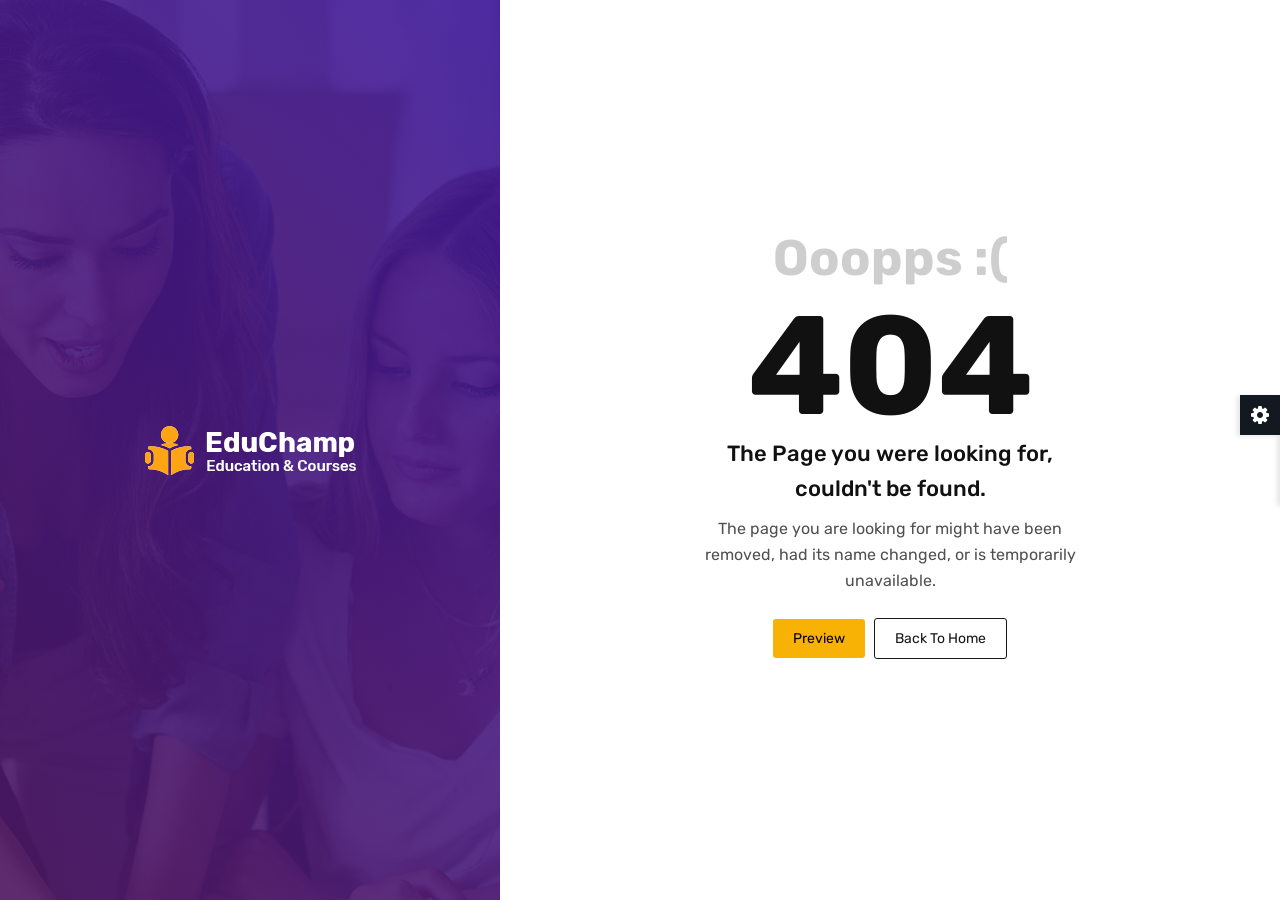
<file: Theme/error-404.html>
<!DOCTYPE html>
<html lang="en">

<head>

	<!-- META ============================================= -->
	<meta charset="utf-8">
	<meta http-equiv="X-UA-Compatible" content="IE=edge">
	<meta name="keywords" content="" />
	<meta name="author" content="" />
	<meta name="robots" content="" />
	
	<!-- DESCRIPTION -->
	<meta name="description" content="EduChamp : Education HTML Template" />
	
	<!-- OG -->
	<meta property="og:title" content="EduChamp : Education HTML Template" />
	<meta property="og:description" content="EduChamp : Education HTML Template" />
	<meta property="og:image" content="" />
	<meta name="format-detection" content="telephone=no">
	
	<!-- FAVICONS ICON ============================================= -->
	<link rel="icon" href="assets/images/favicon.ico" type="image/x-icon" />
	<link rel="shortcut icon" type="image/x-icon" href="assets/images/favicon.png" />
	
	<!-- PAGE TITLE HERE ============================================= -->
	<title>EduChamp : Education HTML Template </title>
	
	<!-- MOBILE SPECIFIC ============================================= -->
	<meta name="viewport" content="width=device-width, initial-scale=1">
	
	<!--[if lt IE 9]>
	<script src="assets/js/html5shiv.min.js"></script>
	<script src="assets/js/respond.min.js"></script>
	<![endif]-->
	
	<!-- All PLUGINS CSS ============================================= -->
	<link rel="stylesheet" type="text/css" href="assets/css/assets.css">
	
	<!-- TYPOGRAPHY ============================================= -->
	<link rel="stylesheet" type="text/css" href="assets/css/typography.css">
	
	<!-- SHORTCODES ============================================= -->
	<link rel="stylesheet" type="text/css" href="assets/css/shortcodes/shortcodes.css">
	
	<!-- STYLESHEETS ============================================= -->
	<link rel="stylesheet" type="text/css" href="assets/css/style.css">
	<link class="skin" rel="stylesheet" type="text/css" href="assets/css/color/color-1.css">
	
</head>
<body id="bg">
<div class="page-wraper">
	<div id="loading-icon-bx"></div>
	<div class="account-form">
		<div class="account-head" style="background-image:url(assets/images/background/bg2.jpg);">
			<a href="index.html"><img src="assets/images/logo-white-2.png" alt=""></a>
		</div>
		<div class="account-form-inner">
			<div class="account-container">
				<div class="error-page">
					<h3>Ooopps :(</h3>
					<h2 class="error-title">404</h2>
					<h5>The Page you were looking for, couldn't be found.</h5>
					<p>The page you are looking for might have been removed, had its name changed, or is temporarily unavailable.</p>
					<div class="">
						<a href="index.html" class="btn m-r5">Preview</a>
						<a href="index.html" class="btn outline black">Back To Home</a>
					</div>
				</div>
			</div>
		</div>
	</div>
</div>
<!-- External JavaScripts -->
<script src="assets/js/jquery.min.js"></script>
<script src="assets/vendors/bootstrap/js/popper.min.js"></script>
<script src="assets/vendors/bootstrap/js/bootstrap.min.js"></script>
<script src="assets/vendors/bootstrap-select/bootstrap-select.min.js"></script>
<script src="assets/vendors/bootstrap-touchspin/jquery.bootstrap-touchspin.js"></script>
<script src="assets/vendors/magnific-popup/magnific-popup.js"></script>
<script src="assets/vendors/counter/waypoints-min.js"></script>
<script src="assets/vendors/counter/counterup.min.js"></script>
<script src="assets/vendors/imagesloaded/imagesloaded.js"></script>
<script src="assets/vendors/masonry/masonry.js"></script>
<script src="assets/vendors/masonry/filter.js"></script>
<script src="assets/vendors/owl-carousel/owl.carousel.js"></script>
<script src="assets/js/functions.js"></script>
<script src="assets/js/contact.js"></script>
<script src='assets/vendors/switcher/switcher.js'></script>
</body>

</html>
</file>
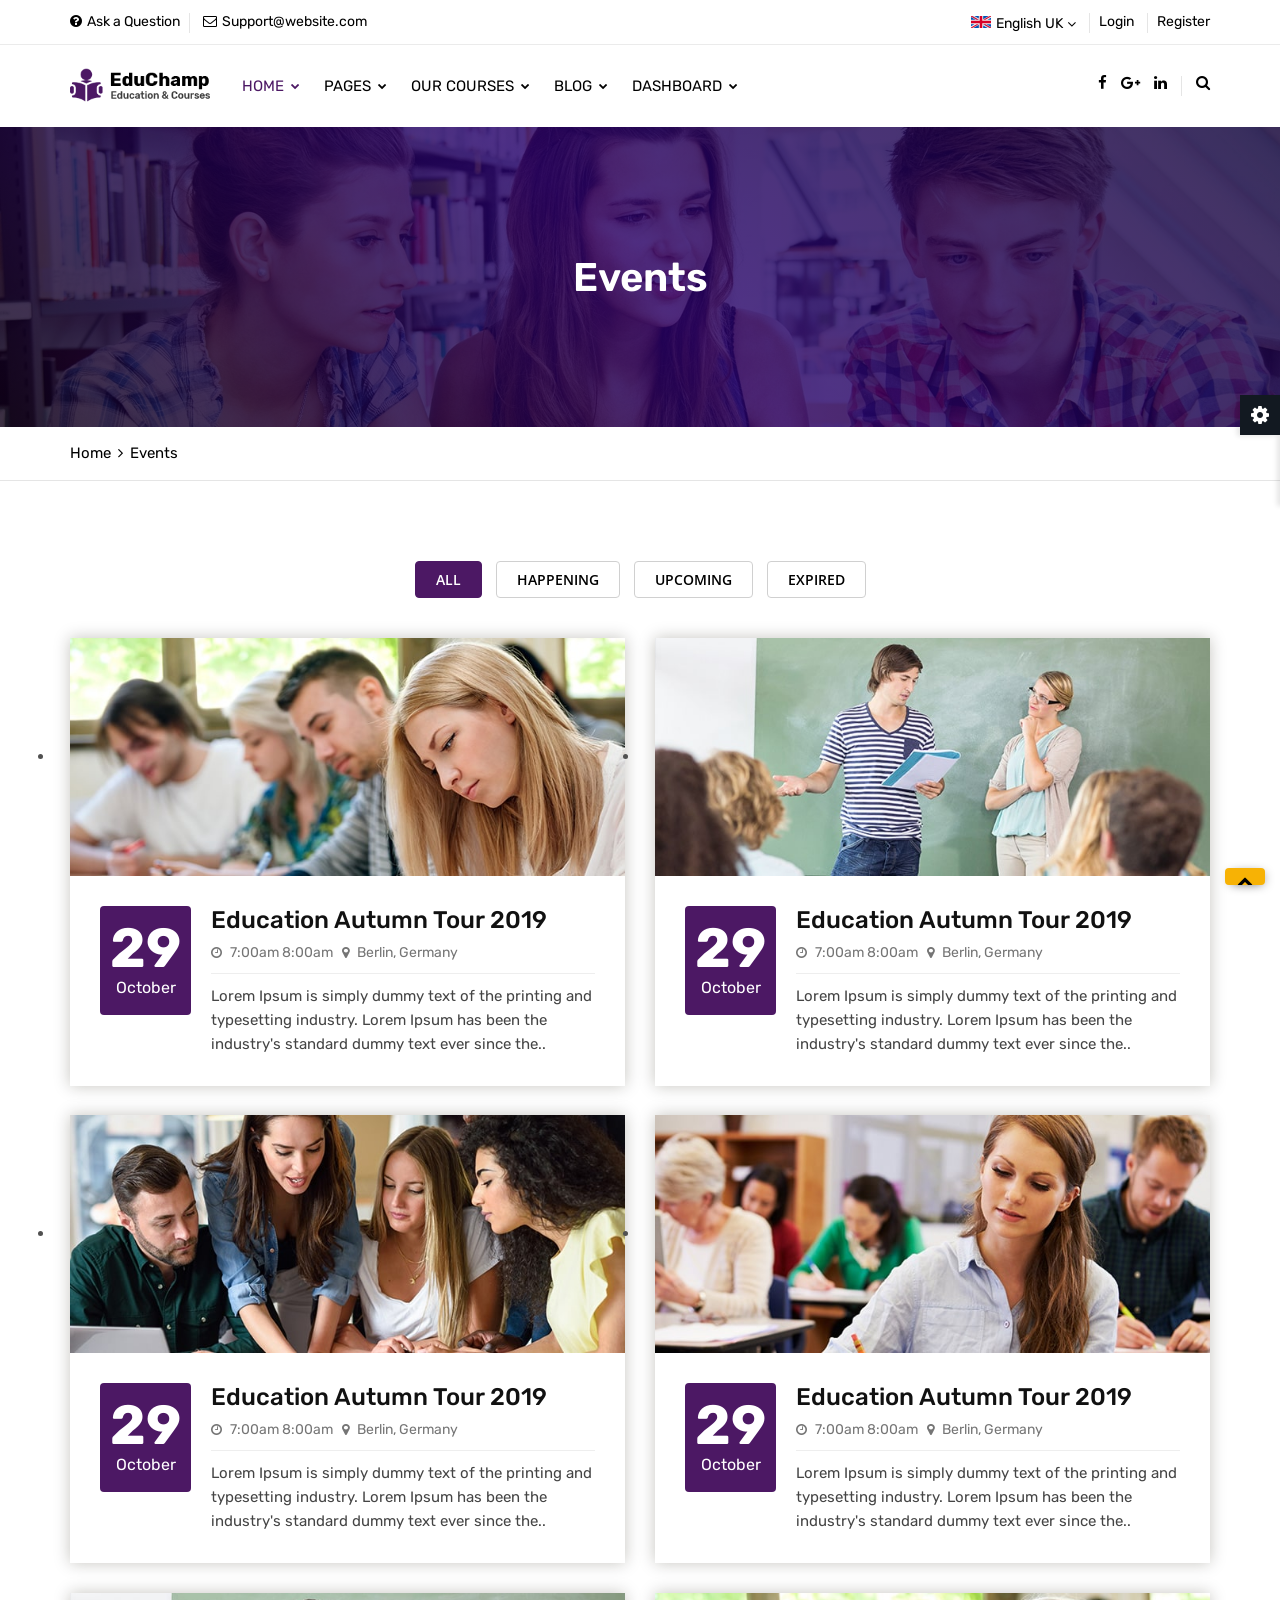
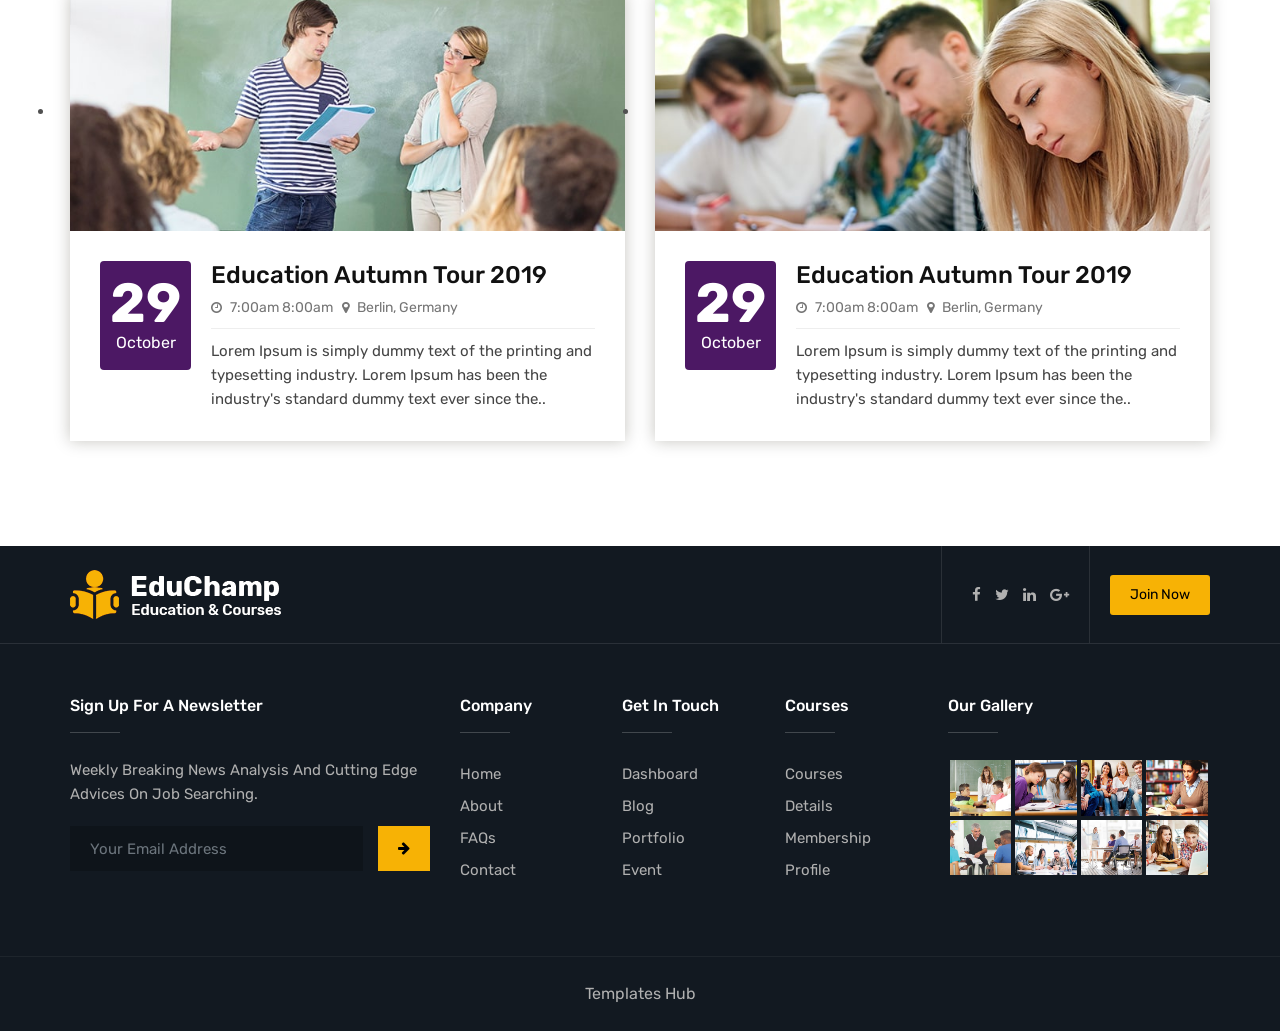
<file: Theme/event.html>
<!DOCTYPE html>
<html lang="en">

<head>

	<!-- META ============================================= -->
	<meta charset="utf-8">
	<meta http-equiv="X-UA-Compatible" content="IE=edge">
	<meta name="keywords" content="" />
	<meta name="author" content="" />
	<meta name="robots" content="" />
	
	<!-- DESCRIPTION -->
	<meta name="description" content="EduChamp : Education HTML Template" />
	
	<!-- OG -->
	<meta property="og:title" content="EduChamp : Education HTML Template" />
	<meta property="og:description" content="EduChamp : Education HTML Template" />
	<meta property="og:image" content="" />
	<meta name="format-detection" content="telephone=no">
	
	<!-- FAVICONS ICON ============================================= -->
	<link rel="icon" href="assets/images/favicon.ico" type="image/x-icon" />
	<link rel="shortcut icon" type="image/x-icon" href="assets/images/favicon.png" />
	
	<!-- PAGE TITLE HERE ============================================= -->
	<title>EduChamp : Education HTML Template </title>
	
	<!-- MOBILE SPECIFIC ============================================= -->
	<meta name="viewport" content="width=device-width, initial-scale=1">
	
	<!--[if lt IE 9]>
	<script src="assets/js/html5shiv.min.js"></script>
	<script src="assets/js/respond.min.js"></script>
	<![endif]-->
	
	<!-- All PLUGINS CSS ============================================= -->
	<link rel="stylesheet" type="text/css" href="assets/css/assets.css">
	
	<!-- TYPOGRAPHY ============================================= -->
	<link rel="stylesheet" type="text/css" href="assets/css/typography.css">
	
	<!-- SHORTCODES ============================================= -->
	<link rel="stylesheet" type="text/css" href="assets/css/shortcodes/shortcodes.css">
	
	<!-- STYLESHEETS ============================================= -->
	<link rel="stylesheet" type="text/css" href="assets/css/style.css">
	<link class="skin" rel="stylesheet" type="text/css" href="assets/css/color/color-1.css">
	
</head>
<body id="bg">
<div class="page-wraper">
<div id="loading-icon-bx"></div>
	<!-- Header Top ==== -->
    <header class="header rs-nav">
		<div class="top-bar">
			<div class="container">
				<div class="row d-flex justify-content-between">
					<div class="topbar-left">
						<ul>
							<li><a href="faq-1.html"><i class="fa fa-question-circle"></i>Ask a Question</a></li>
							<li><a href="javascript:;"><i class="fa fa-envelope-o"></i>Support@website.com</a></li>
						</ul>
					</div>
					<div class="topbar-right">
						<ul>
							<li>
								<select class="header-lang-bx">
									<option data-icon="flag flag-uk">English UK</option>
									<option data-icon="flag flag-us">English US</option>
								</select>
							</li>
							<li><a href="login.html">Login</a></li>
							<li><a href="register.html">Register</a></li>
						</ul>
					</div>
				</div>
			</div>
		</div>
		<div class="sticky-header navbar-expand-lg">
            <div class="menu-bar clearfix">
                <div class="container clearfix">
					<!-- Header Logo ==== -->
					<div class="menu-logo">
						<a href="index.html"><img src="assets/images/logo.png" alt=""></a>
					</div>
					<!-- Mobile Nav Button ==== -->
                    <button class="navbar-toggler collapsed menuicon justify-content-end" type="button" data-toggle="collapse" data-target="#menuDropdown" aria-controls="menuDropdown" aria-expanded="false" aria-label="Toggle navigation">
						<span></span>
						<span></span>
						<span></span>
					</button>
					<!-- Author Nav ==== -->
                    <div class="secondary-menu">
                        <div class="secondary-inner">
                            <ul>
								<li><a href="javascript:;" class="btn-link"><i class="fa fa-facebook"></i></a></li>
								<li><a href="javascript:;" class="btn-link"><i class="fa fa-google-plus"></i></a></li>
								<li><a href="javascript:;" class="btn-link"><i class="fa fa-linkedin"></i></a></li>
								<!-- Search Button ==== -->
								<li class="search-btn"><button id="quik-search-btn" type="button" class="btn-link"><i class="fa fa-search"></i></button></li>
							</ul>
						</div>
                    </div>
					<!-- Search Box ==== -->
                    <div class="nav-search-bar">
                        <form action="#">
                            <input name="search" value="" type="text" class="form-control" placeholder="Type to search">
                            <span><i class="ti-search"></i></span>
                        </form>
						<span id="search-remove"><i class="ti-close"></i></span>
                    </div>
					<!-- Navigation Menu ==== -->
                    <div class="menu-links navbar-collapse collapse justify-content-start" id="menuDropdown">
						<div class="menu-logo">
							<a href="index.html"><img src="assets/images/logo.png" alt=""></a>
						</div>
                        <ul class="nav navbar-nav">	
							<li class="active"><a href="javascript:;">Home <i class="fa fa-chevron-down"></i></a>
								<ul class="sub-menu">
									<li><a href="index.html">Home 1</a></li>
									<li><a href="index-2.html">Home 2</a></li>
								</ul>
							</li>
							<li><a href="javascript:;">Pages <i class="fa fa-chevron-down"></i></a>
								<ul class="sub-menu">
									<li><a href="javascript:;">About<i class="fa fa-angle-right"></i></a>
										<ul class="sub-menu">
											<li><a href="about-1.html">About 1</a></li>
											<li><a href="about-2.html">About 2</a></li>
										</ul>
									</li>
									<li><a href="javascript:;">Event<i class="fa fa-angle-right"></i></a>
										<ul class="sub-menu">
											<li><a href="event.html">Event</a></li>
											<li><a href="events-details.html">Events Details</a></li>
										</ul>
									</li>
									<li><a href="javascript:;">FAQ's<i class="fa fa-angle-right"></i></a>
										<ul class="sub-menu">
											<li><a href="faq-1.html">FAQ's 1</a></li>
											<li><a href="faq-2.html">FAQ's 2</a></li>
										</ul>
									</li>
									<li><a href="javascript:;">Contact Us<i class="fa fa-angle-right"></i></a>
										<ul class="sub-menu">
											<li><a href="contact-1.html">Contact Us 1</a></li>
											<li><a href="contact-2.html">Contact Us 2</a></li>
										</ul>
									</li>
									<li><a href="portfolio.html">Portfolio</a></li>
									<li><a href="profile.html">Profile</a></li>
									<li><a href="membership.html">Membership</a></li>
									<li><a href="error-404.html">404 Page</a></li>
								</ul>
							</li>
							<li class="add-mega-menu"><a href="javascript:;">Our Courses <i class="fa fa-chevron-down"></i></a>
								<ul class="sub-menu add-menu">
									<li class="add-menu-left">
										<h5 class="menu-adv-title">Our Courses</h5>
										<ul>
											<li><a href="courses.html">Courses </a></li>
											<li><a href="courses-details.html">Courses Details</a></li>
											<li><a href="profile.html">Instructor Profile</a></li>
											<li><a href="event.html">Upcoming Event</a></li>
											<li><a href="membership.html">Membership</a></li>
										</ul>
									</li>
									<li class="add-menu-right">
										<img src="assets/images/adv/adv.jpg" alt=""/>
									</li>
								</ul>
							</li>
							<li><a href="javascript:;">Blog <i class="fa fa-chevron-down"></i></a>
								<ul class="sub-menu">
									<li><a href="blog-classic-grid.html">Blog Classic</a></li>
									<li><a href="blog-classic-sidebar.html">Blog Classic Sidebar</a></li>
									<li><a href="blog-list-sidebar.html">Blog List Sidebar</a></li>
									<li><a href="blog-standard-sidebar.html">Blog Standard Sidebar</a></li>
									<li><a href="blog-details.html">Blog Details</a></li>
								</ul>
							</li>
							<li class="nav-dashboard"><a href="javascript:;">Dashboard <i class="fa fa-chevron-down"></i></a>
								<ul class="sub-menu">
									<li><a href="admin/index.html">Dashboard</a></li>
									<li><a href="admin/add-listing.html">Add Listing</a></li>
									<li><a href="admin/bookmark.html">Bookmark</a></li>
									<li><a href="admin/courses.html">Courses</a></li>
									<li><a href="admin/review.html">Review</a></li>
									<li><a href="admin/teacher-profile.html">Teacher Profile</a></li>
									<li><a href="admin/user-profile.html">User Profile</a></li>
									<li><a href="javascript:;">Calendar<i class="fa fa-angle-right"></i></a>
										<ul class="sub-menu">
											<li><a href="admin/basic-calendar.html">Basic Calendar</a></li>
											<li><a href="admin/list-view-calendar.html">List View Calendar</a></li>
										</ul>
									</li>
									<li><a href="javascript:;">Mailbox<i class="fa fa-angle-right"></i></a>
										<ul class="sub-menu">
											<li><a href="admin/mailbox.html">Mailbox</a></li>
											<li><a href="admin/mailbox-compose.html">Compose</a></li>
											<li><a href="admin/mailbox-read.html">Mail Read</a></li>
										</ul>
									</li>
								</ul>
							</li>
						</ul>
						<div class="nav-social-link">
							<a href="javascript:;"><i class="fa fa-facebook"></i></a>
							<a href="javascript:;"><i class="fa fa-google-plus"></i></a>
							<a href="javascript:;"><i class="fa fa-linkedin"></i></a>
						</div>
                    </div>
					<!-- Navigation Menu END ==== -->
                </div>
            </div>
        </div>
    </header>
    <!-- header END ==== -->
    <!-- Content -->
    <div class="page-content bg-white">
        <!-- inner page banner -->
        <div class="page-banner ovbl-dark" style="background-image:url(assets/images/banner/banner2.jpg);">
            <div class="container">
                <div class="page-banner-entry">
                    <h1 class="text-white">Events</h1>
				 </div>
            </div>
        </div>
		<!-- Breadcrumb row -->
		<div class="breadcrumb-row">
			<div class="container">
				<ul class="list-inline">
					<li><a href="#">Home</a></li>
					<li>Events</li>
				</ul>
			</div>
		</div>
		<!-- Breadcrumb row END -->
        <!-- contact area -->
        <div class="content-block">
			<!-- Portfolio  -->
			<div class="section-area section-sp1 gallery-bx">
				<div class="container">
					<div class="feature-filters clearfix center m-b40">
						<ul class="filters" data-toggle="buttons">
							<li data-filter="" class="btn active">
								<input type="radio">
								<a href="#"><span>All</span></a> 
							</li>
							<li data-filter="happening" class="btn">
								<input type="radio">
								<a href="#"><span>Happening</span></a> 
							</li>
							<li data-filter="upcoming" class="btn">
								<input type="radio">
								<a href="#"><span>Upcoming</span></a> 
							</li>
							<li data-filter="expired" class="btn">
								<input type="radio">
								<a href="#"><span>Expired</span></a> 
							</li>
						</ul>
					</div>
					<div class="clearfix">
						<ul id="masonry" class="ttr-gallery-listing magnific-image row">
							<li class="action-card col-lg-6 col-md-6 col-sm-12 happening">
								<div class="event-bx m-b30">
									<div class="action-box">
										<img src="assets/images/event/pic1.jpg" alt="">
									</div>
									<div class="info-bx d-flex">
										<div>
											<div class="event-time">
												<div class="event-date">29</div>
												<div class="event-month">October</div>
											</div>
										</div>
										<div class="event-info">
											<h4 class="event-title"><a href="#">Education Autumn Tour 2019</a></h4>
											<ul class="media-post">
												<li><a href="#"><i class="fa fa-clock-o"></i> 7:00am 8:00am</a></li>
												<li><a href="#"><i class="fa fa-map-marker"></i> Berlin, Germany</a></li>
											</ul>
											<p>Lorem Ipsum is simply dummy text of the printing and typesetting industry. Lorem Ipsum has been the industry's standard dummy text ever since the..</p>
										</div>
									</div>
								</div>
							</li>
							<li class="action-card col-lg-6 col-md-6 col-sm-12 upcoming">
								<div class="event-bx m-b30">
									<div class="action-box">
										<img src="assets/images/event/pic2.jpg" alt="">
									</div>
									<div class="info-bx d-flex">
										<div>
											<div class="event-time">
												<div class="event-date">29</div>
												<div class="event-month">October</div>
											</div>
										</div>
										<div class="event-info">
											<h4 class="event-title"><a href="#">Education Autumn Tour 2019</a></h4>
											<ul class="media-post">
												<li><a href="#"><i class="fa fa-clock-o"></i> 7:00am 8:00am</a></li>
												<li><a href="#"><i class="fa fa-map-marker"></i> Berlin, Germany</a></li>
											</ul>
											<p>Lorem Ipsum is simply dummy text of the printing and typesetting industry. Lorem Ipsum has been the industry's standard dummy text ever since the..</p>
										</div>
									</div>
								</div>
							</li>
							<li class="action-card col-lg-6 col-md-6 col-sm-12  upcoming">
								<div class="event-bx m-b30">
									<div class="action-box">
										<img src="assets/images/event/pic3.jpg" alt="">
									</div>
									<div class="info-bx d-flex">
										<div>
											<div class="event-time">
												<div class="event-date">29</div>
												<div class="event-month">October</div>
											</div>
										</div>
										<div class="event-info">
											<h4 class="event-title"><a href="#">Education Autumn Tour 2019</a></h4>
											<ul class="media-post">
												<li><a href="#"><i class="fa fa-clock-o"></i> 7:00am 8:00am</a></li>
												<li><a href="#"><i class="fa fa-map-marker"></i> Berlin, Germany</a></li>
											</ul>
											<p>Lorem Ipsum is simply dummy text of the printing and typesetting industry. Lorem Ipsum has been the industry's standard dummy text ever since the..</p>
										</div>
									</div>
								</div>
							</li>
							<li class="action-card col-lg-6 col-md-6 col-sm-12 happening">
								<div class="event-bx m-b30">
									<div class="action-box">
										<img src="assets/images/event/pic4.jpg" alt="">
									</div>
									<div class="info-bx d-flex">
										<div>
											<div class="event-time">
												<div class="event-date">29</div>
												<div class="event-month">October</div>
											</div>
										</div>
										<div class="event-info">
											<h4 class="event-title"><a href="#">Education Autumn Tour 2019</a></h4>
											<ul class="media-post">
												<li><a href="#"><i class="fa fa-clock-o"></i> 7:00am 8:00am</a></li>
												<li><a href="#"><i class="fa fa-map-marker"></i> Berlin, Germany</a></li>
											</ul>
											<p>Lorem Ipsum is simply dummy text of the printing and typesetting industry. Lorem Ipsum has been the industry's standard dummy text ever since the..</p>
										</div>
									</div>
								</div>
							</li>
							<li class="action-card col-lg-6 col-md-6 col-sm-12 expired">
								<div class="event-bx m-b30">
									<div class="action-box">
										<img src="assets/images/event/pic2.jpg" alt="">
									</div>
									<div class="info-bx d-flex">
										<div>
											<div class="event-time">
												<div class="event-date">29</div>
												<div class="event-month">October</div>
											</div>
										</div>
										<div class="event-info">
											<h4 class="event-title"><a href="#">Education Autumn Tour 2019</a></h4>
											<ul class="media-post">
												<li><a href="#"><i class="fa fa-clock-o"></i> 7:00am 8:00am</a></li>
												<li><a href="#"><i class="fa fa-map-marker"></i> Berlin, Germany</a></li>
											</ul>
											<p>Lorem Ipsum is simply dummy text of the printing and typesetting industry. Lorem Ipsum has been the industry's standard dummy text ever since the..</p>
										</div>
									</div>
								</div>
							</li>
							<li class="action-card col-lg-6 col-md-6 col-sm-12 happening">
								<div class="event-bx m-b30">
									<div class="action-box">
										<img src="assets/images/event/pic1.jpg" alt="">
									</div>
									<div class="info-bx d-flex">
										<div>
											<div class="event-time">
												<div class="event-date">29</div>
												<div class="event-month">October</div>
											</div>
										</div>
										<div class="event-info">
											<h4 class="event-title"><a href="#">Education Autumn Tour 2019</a></h4>
											<ul class="media-post">
												<li><a href="#"><i class="fa fa-clock-o"></i> 7:00am 8:00am</a></li>
												<li><a href="#"><i class="fa fa-map-marker"></i> Berlin, Germany</a></li>
											</ul>
											<p>Lorem Ipsum is simply dummy text of the printing and typesetting industry. Lorem Ipsum has been the industry's standard dummy text ever since the..</p>
										</div>
									</div>
								</div>
							</li>
						</ul>
					</div>
				</div>
			</div>
        </div>
		<!-- contact area END -->
    </div>
    <!-- Content END-->
	<!-- Footer ==== -->
    <footer>
        <div class="footer-top">
			<div class="pt-exebar">
				<div class="container">
					<div class="d-flex align-items-stretch">
						<div class="pt-logo mr-auto">
							<a href="index.html"><img src="assets/images/logo-white.png" alt=""/></a>
						</div>
						<div class="pt-social-link">
							<ul class="list-inline m-a0">
								<li><a href="#" class="btn-link"><i class="fa fa-facebook"></i></a></li>
								<li><a href="#" class="btn-link"><i class="fa fa-twitter"></i></a></li>
								<li><a href="#" class="btn-link"><i class="fa fa-linkedin"></i></a></li>
								<li><a href="#" class="btn-link"><i class="fa fa-google-plus"></i></a></li>
							</ul>
						</div>
						<div class="pt-btn-join">
							<a href="#" class="btn ">Join Now</a>
						</div>
					</div>
				</div>
			</div>
            <div class="container">
                <div class="row">
					<div class="col-lg-4 col-md-12 col-sm-12 footer-col-4">
                        <div class="widget">
                            <h5 class="footer-title">Sign Up For A Newsletter</h5>
							<p class="text-capitalize m-b20">Weekly Breaking news analysis and cutting edge advices on job searching.</p>
                            <div class="subscribe-form m-b20">
								<form class="subscription-form" action="http://educhamp.themetrades.com/demo/assets/script/mailchamp.php" method="post">
									<div class="ajax-message"></div>
									<div class="input-group">
										<input name="email" required="required"  class="form-control" placeholder="Your Email Address" type="email">
										<span class="input-group-btn">
											<button name="submit" value="Submit" type="submit" class="btn"><i class="fa fa-arrow-right"></i></button>
										</span> 
									</div>
								</form>
							</div>
                        </div>
                    </div>
					<div class="col-12 col-lg-5 col-md-7 col-sm-12">
						<div class="row">
							<div class="col-4 col-lg-4 col-md-4 col-sm-4">
								<div class="widget footer_widget">
									<h5 class="footer-title">Company</h5>
									<ul>
										<li><a href="index.html">Home</a></li>
										<li><a href="about-1.html">About</a></li>
										<li><a href="faq-1.html">FAQs</a></li>
										<li><a href="contact-1.html">Contact</a></li>
									</ul>
								</div>
							</div>
							<div class="col-4 col-lg-4 col-md-4 col-sm-4">
								<div class="widget footer_widget">
									<h5 class="footer-title">Get In Touch</h5>
									<ul>
										<li><a href="http://educhamp.themetrades.com/admin/index.html">Dashboard</a></li>
										<li><a href="blog-classic-grid.html">Blog</a></li>
										<li><a href="portfolio.html">Portfolio</a></li>
										<li><a href="event.html">Event</a></li>
									</ul>
								</div>
							</div>
							<div class="col-4 col-lg-4 col-md-4 col-sm-4">
								<div class="widget footer_widget">
									<h5 class="footer-title">Courses</h5>
									<ul>
										<li><a href="courses.html">Courses</a></li>
										<li><a href="courses-details.html">Details</a></li>
										<li><a href="membership.html">Membership</a></li>
										<li><a href="profile.html">Profile</a></li>
									</ul>
								</div>
							</div>
						</div>
                    </div>
					<div class="col-12 col-lg-3 col-md-5 col-sm-12 footer-col-4">
                        <div class="widget widget_gallery gallery-grid-4">
                            <h5 class="footer-title">Our Gallery</h5>
                            <ul class="magnific-image">
								<li><a href="assets/images/gallery/pic1.jpg" class="magnific-anchor"><img src="assets/images/gallery/pic1.jpg" alt=""></a></li>
								<li><a href="assets/images/gallery/pic2.jpg" class="magnific-anchor"><img src="assets/images/gallery/pic2.jpg" alt=""></a></li>
								<li><a href="assets/images/gallery/pic3.jpg" class="magnific-anchor"><img src="assets/images/gallery/pic3.jpg" alt=""></a></li>
								<li><a href="assets/images/gallery/pic4.jpg" class="magnific-anchor"><img src="assets/images/gallery/pic4.jpg" alt=""></a></li>
								<li><a href="assets/images/gallery/pic5.jpg" class="magnific-anchor"><img src="assets/images/gallery/pic5.jpg" alt=""></a></li>
								<li><a href="assets/images/gallery/pic6.jpg" class="magnific-anchor"><img src="assets/images/gallery/pic6.jpg" alt=""></a></li>
								<li><a href="assets/images/gallery/pic7.jpg" class="magnific-anchor"><img src="assets/images/gallery/pic7.jpg" alt=""></a></li>
								<li><a href="assets/images/gallery/pic8.jpg" class="magnific-anchor"><img src="assets/images/gallery/pic8.jpg" alt=""></a></li>
							</ul>
                        </div>
                    </div>
                </div>
            </div>
        </div>
        <div class="footer-bottom">
            <div class="container">
                <div class="row">
                    <div class="col-lg-12 col-md-12 col-sm-12 text-center"> <a target="_blank" href="https://www.templateshub.net">Templates Hub</a></div>
                </div>
            </div>
        </div>
    </footer>
    <!-- Footer END ==== -->
    <button class="back-to-top fa fa-chevron-up" ></button>
</div>
<!-- External JavaScripts -->
<script src="assets/js/jquery.min.js"></script>
<script src="assets/vendors/bootstrap/js/popper.min.js"></script>
<script src="assets/vendors/bootstrap/js/bootstrap.min.js"></script>
<script src="assets/vendors/bootstrap-select/bootstrap-select.min.js"></script>
<script src="assets/vendors/bootstrap-touchspin/jquery.bootstrap-touchspin.js"></script>
<script src="assets/vendors/magnific-popup/magnific-popup.js"></script>
<script src="assets/vendors/counter/waypoints-min.js"></script>
<script src="assets/vendors/counter/counterup.min.js"></script>
<script src="assets/vendors/imagesloaded/imagesloaded.js"></script>
<script src="assets/vendors/masonry/masonry.js"></script>
<script src="assets/vendors/masonry/filter.js"></script>
<script src="assets/vendors/owl-carousel/owl.carousel.js"></script>
<script src="assets/js/functions.js"></script>
<script src="assets/js/contact.js"></script>
<script src='assets/vendors/switcher/switcher.js'></script>
</body>

</html>
</file>
<file: Theme/assets/css/typography.css>
/*=================  
	Basic 
====================*/
body {
    background-color: #fff;
    font-family: Rubik;
    font-size: 16px;
    font-weight: 400;
    color:#505050;
    padding: 0;
    margin: 0;
    overflow-x: hidden;
	-webkit-font-smoothing: antialiased;
    font-smoothing: antialiased;
	-moz-osx-font-smoothing: grayscale;
	scroll-behavior: smooth;
}
a { color: #6f6f6f; outline: 0 none; text-decoration: none; }
a:hover, a:focus { text-decoration: none; outline: 0 none; }
a:active, a:hover { color: #333333; }
p a { color: #333333; }
img { border-style: none; height: auto; max-width: 100%; vertical-align: middle; }
hr { clear: both; }
section, article, aside, details, figcaption, figure, footer, header, hgroup, main, menu, nav, summary { display: block; }
address { font-style: italic; }
table { background-color: transparent;  width: 100%; }
table thead th { color: #333; }
table td { padding: 15px 10px; }
p, address, pre, hr, ul, ol, dl, dd, table { margin-bottom: 24px; }
::selection { color: #000; background:#dbdbdb; }
::-moz-selection { color:#000; background:#dbdbdb; }
::-moz-selection { background: #3396d1; color: #fff; }
::selection { background: #3396d1; color: #fff; }
p { line-height: 28px; margin-bottom: 24px; }
iframe{border:0;}
/*=================  
	Headings
====================*/
h1, h2, h3, h4, h5, h6 { color: #111111; font-family: rubik; margin-top:0; }
h1 a, h2 a, h3 a, h4 a, h5 a, h6 a { color: inherit; }
h1 {font-size: 36px; line-height: 45px; margin-bottom: 25px; font-weight: 700; }
h2 {font-size: 32px; line-height: 45px; margin-bottom: 25px; font-weight: 700; }
h3 {font-size: 28px; line-height: 35px; margin-bottom: 20px; font-weight: 700; }
h4 {font-size: 22px; line-height: 28px; margin-bottom: 15px; font-weight: 500; }
h5 {font-size: 18px; line-height: 24px; margin-bottom: 10px; font-weight: 500; }
h6 {font-size: 16px; line-height: 22px; margin-bottom: 10px; font-weight: 500; }
@media only screen and (max-width: 767px) {
	h1{font-size: 30px; line-height: 40px; margin-bottom: 20px; font-weight: 700; }
	h2{font-size: 26px; line-height: 35px; margin-bottom: 20px; font-weight: 700; }
	h3{font-size: 24px; line-height: 30px; margin-bottom: 15px; font-weight: 700; }
}
/*=================  
	Font Size
====================*/
.fs10 { font-size: 10px; }
.fs12 { font-size: 12px; }
.fs13 { font-size: 13px; }
.fs14 { font-size: 14px; }
.fs16 { font-size: 16px; }
.fs18 { font-size: 18px; }
.fs20 { font-size: 20px; }
.fs22 { font-size: 22px; }
.fs24 { font-size: 24px; }
.fs26 { font-size: 26px; }
.fs30 { font-size: 30px; line-height:40px; }
.fs35 { font-size: 35px; line-height:45px; }
.fs40 { font-size: 40px; line-height:50px; }
.fs45 { font-size: 45px; line-height:55px; }
.fs50 { font-size: 50px; line-height:65px; }
.fs55 { font-size: 55px; line-height:65px; }
.fs60 { font-size: 60px; line-height:70px; }
.fs70 { font-size: 70px; line-height:80px; }
.fs75 { font-size: 75px; line-height:85px; }
.fs80 { font-size: 80px; line-height:90px; }
.fs90 { font-size: 90px;	line-height:100px; }
.fs100 { font-size: 100px; line-height:110px; }
/*=================  
	Font Weight
====================*/
.fw3 { font-weight: 300; }
.fw4 { font-weight: 400; }
.fw5 { font-weight: 500; }
.fw6 { font-weight: 600; }
.fw7 { font-weight: 700; }
.fw8 { font-weight: 800; }
.fw9 { font-weight: 900; }
/*=================  
	LISTS
====================*/
dl, ul, ol { list-style-position: outside; padding: 0; }
ul, ol { margin-bottom: 24px; }
ul li, ol li { padding: 0; }
dl { margin-left: 0; margin-bottom: 30px; }
dl dd { margin-bottom: 10px; }
/*=================  
	Padding Around
====================*/
.p-a0 { padding: 0;}
.p-a5 { padding: 5px; }
.p-a10 { padding: 10px;}
.p-a15 { padding: 15px; }
.p-a20 { padding: 20px; }
.p-a25 { padding: 25px; }
.p-a30 { padding: 30px; }
.p-a40 { padding: 40px; }
.p-a50 { padding: 50px; }
.p-a60 { padding: 60px; }
.p-a70 { padding: 70px; }
.p-a80 { padding: 80px; }
.p-a90 { padding: 90px; }
.p-a100 { padding: 100px; }
/*=================  
	Padding Top
====================*/
.p-t0 { padding-top: 0; }
.p-t5 { padding-top: 5px; }
.p-t10 { padding-top: 10px; }
.p-t15 { padding-top: 15px; }
.p-t20 { padding-top: 20px; }
.p-t30 { padding-top: 30px; }
.p-t40 { padding-top: 40px; }
.p-t50 { padding-top: 50px; }
.p-t60 { padding-top: 60px; }
.p-t70 { padding-top: 70px; }
.p-t80 { padding-top: 80px; }
.p-t90 { padding-top: 90px; }
.p-t100 { padding-top: 100px; }
/*=================  
	Padding Bottom
====================*/
.p-b0 { padding-bottom: 0; }
.p-b5 { padding-bottom: 5px; }
.p-b10 { padding-bottom: 10px; }
.p-b15 { padding-bottom: 15px; }
.p-b20 { padding-bottom: 20px; }
.p-b30 { padding-bottom: 30px; }
.p-b40 { padding-bottom: 40px; }
.p-b50 { padding-bottom: 50px; }
.p-b60 { padding-bottom: 60px; }
.p-b70 { padding-bottom: 70px; }
.p-b80 { padding-bottom: 80px; }
.p-b90 { padding-bottom: 90px; }
.p-b100 { padding-bottom: 100px; }
/*=================  
	Padding Left
====================*/
.p-l0 { padding-left: 0; }
.p-l5 { padding-left: 5px; }
.p-l10 { padding-left: 10px; }
.p-l15 { padding-left: 15px; }
.p-l20 { padding-left: 20px; }
.p-l30 { padding-left: 30px; }
.p-l40 { padding-left: 40px; }
.p-l50 { padding-left: 50px;}
.p-l60 { padding-left: 60px; }
.p-l70 { padding-left: 70px; }
.p-l80 { padding-left: 80px; }
.p-l90 { padding-left: 90px; }
.p-l100 { padding-left: 100px; }
/*=================  
	Padding Right
====================*/
.p-r0 { padding-right: 0;}
.p-r5 { padding-right: 5px; }
.p-r10 { padding-right: 10px;}
.p-r15 { padding-right: 15px; }
.p-r20 { padding-right: 20px; }
.p-r30 { padding-right: 30px; }
.p-r40 { padding-right: 40px; }
.p-r50 { padding-right: 50px; }
.p-r60 { padding-right: 60px; }
.p-r70 { padding-right: 70px;}
.p-r80 { padding-right: 80px; }
.p-r90 { padding-right: 90px; }
.p-r100 { padding-right: 100px;}
/*=================  
	Padding Left Right
====================*/
.p-lr0 { padding-left: 0; padding-right: 0; }
.p-lr5 { padding-left: 5px; padding-right: 5px; }
.p-lr10 { padding-left: 10px; padding-right: 10px; }
.p-lr15 { padding-left: 15px; padding-right: 15px; }
.p-lr20 { padding-left: 20px; padding-right: 20px; }
.p-lr30 { padding-left: 30px; padding-right: 30px; }
.p-lr40 { padding-left: 40px; padding-right: 40px; }
.p-lr50 { padding-left: 50px; padding-right: 50px; }
.p-lr60 { padding-left: 60px; padding-right: 60px; }
.p-lr70 { padding-left: 70px; padding-right: 70px; }
.p-lr80 { padding-left: 80px; padding-right: 80px; }
.p-lr90 { padding-left: 90px; padding-right: 90px; }
.p-lr100 { padding-left: 100px; padding-right: 100px; }
/*=================  
	Padding Top Bottom
====================*/
.p-tb0 { padding-bottom: 0; padding-top: 0; }
.p-tb5 { padding-bottom: 5px; padding-top: 5px; }
.p-tb10 { padding-bottom: 10px; padding-top: 10px; }
.p-tb15 { padding-bottom: 15px; padding-top: 15px; }
.p-tb20 { padding-bottom: 20px; padding-top: 20px; }
.p-tb30 { padding-bottom: 30px; padding-top: 30px; }
.p-tb40 { padding-bottom: 40px; padding-top: 40px; }
.p-tb50 { padding-bottom: 50px; padding-top: 50px; }
.p-tb60 { padding-bottom: 60px; padding-top: 60px; }
.p-tb70 { padding-bottom: 70px; padding-top: 70px; }
.p-tb80 { padding-bottom: 80px; padding-top: 80px; }
.p-tb90 { padding-bottom: 90px; padding-top: 90px; }
.p-tb100 { padding-bottom: 100px; padding-top: 100px; }
/*=================  
	Margin Around
====================*/
.m-auto { margin-left:auto; margin-right:auto;}
.m-a0 { margin: 0;}
.m-a5 { margin: 5px; }
.m-a10 { margin: 10px;}
.m-a15 { margin: 15px; }
.m-a20 { margin: 20px; }
.m-a25 { margin: 25px; }
.m-a30 { margin: 30px; }
.m-a40 { margin: 40px; }
.m-a50 { margin: 50px; }
.m-a60 { margin: 60px; }
.m-a70 { margin: 70px; }
.m-a80 { margin: 80px; }
.m-a90 { margin: 90px; }
.m-a100 { margin: 100px; }
/*=================  
	Margin Top
====================*/
.m-t0 { margin-top: 0; }
.m-t5 { margin-top: 5px; }
.m-t10 { margin-top: 10px; }
.m-t15 { margin-top: 15px; }
.m-t20 { margin-top: 20px; }
.m-t30 { margin-top: 30px; }
.m-t40 { margin-top: 40px; }
.m-t50 { margin-top: 50px; }
.m-t60 { margin-top: 60px; }
.m-t70 { margin-top: 70px; }
.m-t80 { margin-top: 80px; }
.m-t90 { margin-top: 90px; }
.m-t100 { margin-top: 100px; }
/*=================  
	Margin Bottom
====================*/
.m-b0 { margin-bottom: 0; }
.m-b5 { margin-bottom: 5px; }
.m-b10 { margin-bottom: 10px; }
.m-b15 { margin-bottom: 15px; }
.m-b20 { margin-bottom: 20px; }
.m-b30 { margin-bottom: 30px; }
.m-b40 { margin-bottom: 40px; }
.m-b50 { margin-bottom: 50px; }
.m-b60 { margin-bottom: 60px; }
.m-b70 { margin-bottom: 70px; }
.m-b80 { margin-bottom: 80px; }
.m-b90 { margin-bottom: 90px; }
.m-b100 { margin-bottom: 100px; }
/*=================  
	Margin Left
====================*/
.m-l0 { margin-left: 0; }
.m-l5 { margin-left: 5px; }
.m-l10 { margin-left: 10px; }
.m-l15 { margin-left: 15px; }
.m-l20 { margin-left: 20px; }
.m-l30 { margin-left: 30px; }
.m-l40 { margin-left: 40px; }
.m-l50 { margin-left: 50px;}
.m-l60 { margin-left: 60px; }
.m-l70 { margin-left: 70px; }
.m-l80 { margin-left: 80px; }
.m-l90 { margin-left: 90px; }
.m-l100 { margin-left: 100px; }
/*=================  
	Margin Right
====================*/
.m-r0 { margin-right: 0;}
.m-r5 { margin-right: 5px; }
.m-r10 { margin-right: 10px;}
.m-r15 { margin-right: 15px; }
.m-r20 { margin-right: 20px; }
.m-r30 { margin-right: 30px; }
.m-r40 { margin-right: 40px; }
.m-r50 { margin-right: 50px; }
.m-r60 { margin-right: 60px; }
.m-r70 { margin-right: 70px;}
.m-r80 { margin-right: 80px; }
.m-r90 { margin-right: 90px; }
.m-r100 { margin-right: 100px;}
/*=================  
	Margin Left Right
====================*/
.m-lr0 { margin-left: 0; margin-right: 0; }
.m-lr5 { margin-left: 5px; margin-right: 5px; }
.m-lr10 { margin-left: 10px; margin-right: 10px; }
.m-lr15 { margin-left: 15px; margin-right: 15px; }
.m-lr20 { margin-left: 20px; margin-right: 20px; }
.m-lr30 { margin-left: 30px; margin-right: 30px; }
.m-lr40 { margin-left: 40px; margin-right: 40px; }
.m-lr50 { margin-left: 50px; margin-right: 50px; }
.m-lr60 { margin-left: 60px; margin-right: 60px; }
.m-lr70 { margin-left: 70px; margin-right: 70px; }
.m-lr80 { margin-left: 80px; margin-right: 80px; }
.m-lr90 { margin-left: 90px; margin-right: 90px; }
.m-lr100 { margin-left: 100px; margin-right: 100px; }
/*=================  
	Margin Top Bottom
====================*/
.m-tb0 { margin-bottom: 0; margin-top: 0; }
.m-tb5 { margin-bottom: 5px; margin-top: 5px; }
.m-tb10 { margin-bottom: 10px; margin-top: 10px; }
.m-tb15 { margin-bottom: 15px; margin-top: 15px; }
.m-tb20 { margin-bottom: 20px; margin-top: 20px; }
.m-tb30 { margin-bottom: 30px; margin-top: 30px; }
.m-tb40 { margin-bottom: 40px; margin-top: 40px; }
.m-tb50 { margin-bottom: 50px; margin-top: 50px; }
.m-tb60 { margin-bottom: 60px; margin-top: 60px; }
.m-tb70 { margin-bottom: 70px; margin-top: 70px; }
.m-tb80 { margin-bottom: 80px; margin-top: 80px; }
.m-tb90 { margin-bottom: 90px; margin-top: 90px; }
.m-tb100 { margin-bottom: 100px; margin-top: 100px; }
/*=================  
	Box Max Width Css
====================*/
.mw50 { max-width: 50px; } 
.mw60 { max-width: 60px; } 
.mw80 { max-width: 80px; } 
.mw100 { max-width: 100px; } 
.mw200 { max-width: 200px; } 
.mw300 { max-width: 300px; } 
.mw400 { max-width: 400px; } 
.mw500 { max-width: 500px; } 
.mw600 { max-width: 600px; } 
.mw700 { max-width: 700px; } 
.mw800 { max-width: 800px; } 
.mw900 { max-width: 900px; } 
.mw1000 { max-width: 1000px; }
/*=================  
	Positions Z-index
====================*/
.posi-ab { position: absolute; }
.posi-rl { position: relative; }
.posi-st { position: static; }
.zi1 { z-index: 1; }
.zi2 { z-index: 2; }
.zi3 { z-index: 3; }
.zi4 { z-index: 4; }
.zi5 { z-index: 5; }
.zi6 { z-index: 6; }
.zi7 { z-index: 7; }
.zi8 { z-index: 8; }
.zi9 { z-index: 9; }
.zi10 { z-index: 10; }
.zi100 { z-index: 100; }
.zi999 { z-index: 999; }
/*=================  
	Text Color
====================*/
.text-white { color: #fff; }
.text-black { color: #000; }
.text-gray { color: #f5f6f6; }
.text-red { color: #FF4045; }
.text-yellow { color: #ffb822; }
.text-pink{ color: #ff3c85; }
.text-blue{ color: #00c5dc; }
.text-green{ color: #34bfa3; }
.text-orange{  color: #ef9800; }
/*=================  
	Text Color
====================*/
.bg-tp { background-color: transparent; }
.bg-primary { background-color: ; }
.bg-white { background-color: #FFF; }
.bg-black { background-color: #000; }
.bg-gray { background-color: #F7F9FB; }
.bg-red { background-color: #FF4045; }
.bg-green { background-color: #34bfa3; }
.bg-yellow { background-color: #ffb822; }
.bg-pink { background-color: #ff3c85; }
.bg-blue { background-color: #00c5dc; }
.bg-orange { background-color: #ef9800; }
/*=================  
	Background White Transperent
====================*/
.tpbw1{ background-color:rgba(255,255,255,0.1) }
.tpbw2{ background-color:rgba(255,255,255,0.2) }
.tpbw3{ background-color:rgba(255,255,255,0.3) }
.tpbw4{ background-color:rgba(255,255,255,0.4) }
.tpbw5{ background-color:rgba(255,255,255,0.5) }
.tpbw6{ background-color:rgba(255,255,255,0.6) }
.tpbw7{ background-color:rgba(255,255,255,0.7) }
.tpbw8{ background-color:rgba(255,255,255,0.8) }
.tpbw9{ background-color:rgba(255,255,255,0.9) }
/*=================  
	Background Black Transperent
====================*/
.bg-tpb1{ background-color:rgba(0,0,0,0.05) }
.bg-tpb2{ background-color:rgba(0,0,0,0.2) }
.bg-tpb3{ background-color:rgba(0,0,0,0.3) }
.bg-tpb4{ background-color:rgba(0,0,0,0.4) }
.bg-tpb5{ background-color:rgba(0,0,0,0.5) }
.bg-tpb6{ background-color:rgba(0,0,0,0.6) }
.bg-tpb7{ background-color:rgba(0,0,0,0.7) }
.bg-tpb8{ background-color:rgba(0,0,0,0.8) }
.bg-tpb9{ background-color:rgba(0,0,0,0.9) }


/*---------------------------------------------------------------
27. PAGE-CONTENT
---------------------------------------------------------------*/
.heading-bx {
    margin-bottom: 40px;
}
.heading-bx.no-margin {
    margin-bottom: 0;
}
.heading-bx h1,
.heading-bx h2,
.heading-bx h3 {
    margin-top: 0;
}
.title-small {
    display: block;
    color: #494949;
    margin-bottom: 15px;
}
.heading-bx p {
    padding-top: 10px;
    font-size: 16px;
    color: #0f192d;
}
.text-center.heading-bx p {
    margin-left: auto;
    margin-right: auto;
    max-width: 700px;
}
.text-white {
    color: #FFF;
}
.text-white h1,
.text-white h2,
.text-white h3,
.text-white h4,
.text-white h5,
.text-white h6,
.text-white p,
.text-white .title-small {
    color: #FFF;
}
.mfp-title{
	display:none;
}
.list-inline li{
	display: inline-block;
}
.mfp-gallery{
	list-style:none;
	margin-bottom: 0;
}
/*= Section Content Part =*/
@media only screen and (max-width: 1024px) {
    .section-area {
        background-attachment: scroll !important;
    }
}
@media only screen and (max-width: 991px) {
    .page-content {
        margin-top: 0;
    }
}
</file>
<file: Theme/assets/css/shortcodes/shortcodes.css>
@import url("form.css");
@import url("button.css");
@import url("accordion.css");
@import url("alert.css");
@import url("breadcrumb.css");
@import url("divider.css");
@import url("icon-box.css");
@import url("layout.css");
@import url("list.css");
@import url("overlay.css");
@import url("owl.css");
@import url("pagination.css");
@import url("pricingtable.css");
@import url("separator.css");
@import url("widget.css");
</file>
<file: Theme/assets/css/style.css>
/*
======================================
  * CSS TABLE CONTENT *  
======================================
1. HEADER
2. HEADER TOPBAR
3. HEADER LOGO
4. MENU BAR
5. MEGA MENU
6. HEADER TRANSPARENT
7. MENU ICON
8. PAGE BANNER
9. BLOG
10. TESTIMONIALS
11. COUNTERUP
12. FOOTER
13. INNER CONTENT CSS
======================================
  * END TABLE CONTENT *  
======================================
*/

/*=================================
	1. HEADER
=================================*/
.bg-fix {
    background-attachment: fixed;
	background-size: cover;
}
.sticky-top {
	top:100px;
}
.header {
    position: relative;
    z-index: 99999;
}
.header ul,
.header ol {
    margin-bottom: 0;
}
/*without top bar*/
.secondary-menu {
    float: right;
    padding: 26px 0;
    position: relative;
    z-index: 9;
}
.secondary-menu .btn-link{
	font-size:15px;
	padding: 0;
}
.secondary-menu .btn-link:hover{
	color:var(--primary);
}
.secondary-menu .secondary-inner {
    display: inline-block;
    margin-left: 10px;
}
.nav-search-bar {
    background-color:rgba(255,255,255,0.95);
    position: fixed;
    left: 0;
    top: 0;
    width: 100%;
	height:100%;
    z-index: 999;
    display: none;
    overflow: hidden;
	padding: 0 15px;
}
.nav-search-bar.On form {
	transition:all 0.5s ease 0.5s;
	-moz-transition:all 0.5s ease 0.5s;
	-webkit-transition:all 0.5s ease 0.5s;
	opacity:1;
}
.nav-search-bar form {
    width: 100%;
	max-width: 700px;
    margin: auto;
    position: relative;
	top: 50%;
	transition:all 0.5s;
	transition:all 0.5s;
	-webkit-transition:all 0.5s;
    -moz-transform: translate(0px, -50%);
    -moz-transform: translate(0px, -50%);
    -o-transform: translate(0px, -50%);
    -webkit-transform: translate(0px, -50%);
	opacity:0;
}
.nav-search-bar .form-control {
	padding: 15px 60px 15px 15px;
    width: 100%;
    height: 70px;
    border: none;
    background: none;
    color: #000;
    font-size: 20px;
	border-bottom:2px solid #000;
}
.nav-search-bar .form-control::-moz-placeholder {
    color: #000;
}
.nav-search-bar .form-control:-moz-placeholder {
    color: #000;
}
.nav-search-bar .form-control:-ms-input-placeholder {
    color: #000;
}
.nav-search-bar .form-control::-webkit-input-placeholder {
    color: #000;
}
.nav-search-bar form span {
    position: absolute;
    right: 15px;
    top: 50%;
    margin: -15px 0;
    height: 25px;
    font-size: 20px;
    cursor: pointer;
	color: #000;
}
.nav-search-bar > span {
	position: absolute;
	right: 15px;
	top: 15px;
	height: 25px;
	font-size: 20px;
	cursor: pointer;
	color: #000;
}
.header-lang-bx .dropdown-menu{
	top: 10px !important;
	right: 0;
	left: auto !important;
}
.header-lang-bx ul li{
	margin:0 !important;
}
.header-lang-bx .flag:after{
	content: "";
	width: 20px;
	height: 12px;
	display: inline-block;
	background-size: cover;
	background-position: center;
	margin-top: 0px;
	margin-right: 2px;
}
.header-lang-bx .flag.flag-uk:after{
	background-image:url(../images/flag/united-kingdom.svg);
}
.header-lang-bx .flag.flag-us:after{
	background-image:url(../images/flag/united-states-of-america.svg);
}
@media only screen and (max-width: 767px) {
    .secondary-menu {
        margin-right: 5px;
    }
}
@media only screen and (max-width: 480px) {
    .secondary-menu {
        margin: 0 1px 0 0;
        text-align: right;
    }
}
/*=================================
	2. HEADER TOPBAR
=================================*/
.top-bar {
    background-color: #ffffff;
    border-bottom: 1px solid rgba(0, 0, 0, 0.08);
    color: #000;
    padding: 11px 0;
}
.topbar-left {
    float: left;
}
.topbar-right {
    float: right;
}
.topbar-center,
.topbar-left,
.topbar-right {
    padding-left: 15px;
    padding-right: 15px;
}
.topbar-left ul li,
.topbar-right ul li{
	display:inline-block;
	position:relative;
}
.topbar-left ul li a,
.topbar-right ul li a{
	color:#000;
}
.topbar-left ul,
.topbar-right ul{
	margin:0;
	padding:0;
	list-style:none;
	font-family:rubik;
	font-size:14px;
}
.topbar-left ul li{
	padding-right:10px;
	margin-right:10px;
}
.topbar-right ul li{
	padding-left:10px;
	margin-left:10px;
}
.topbar-left ul li i{
	margin-right:5px;	
}
.search-btn:after,
.topbar-left ul li:after,
.topbar-right ul li:after{
	position: absolute;
    width: 1px;
    height: 20px;
    background-color: #000;
    right: 0;
    content: "";
    top: 2px;
    opacity: 0.1;
}
.topbar-right ul li:after{
	right:auto;
	left:0;
}
.topbar-right ul li:first-child:after,
.topbar-left ul li:last-child:after{
	content:none;
}
.header-lang-bx .btn:focus,
.header-lang-bx .btn:hover,
.header-lang-bx .btn{
	border:0 !important;
}
.header-lang-bx .btn{
	padding:0 10px 0px 0 !important;
	height: 18px;
	color:#000;
	font-family:rubik;
	font-size: 14px;
}
.header-lang-bx .btn:hover{
	color:#000;
}
.header-lang-bx.bootstrap-select.btn-group .dropdown-toggle .caret{
	right:0;
	top:5px;
}
.header-lang-bx .btn .fa-caret-down:before{
	content:"\f107";
}
@media only screen and (max-width: 991px) {
	.topbar-right {
		padding-left: 0;
		padding-right: 15px;
	}
	.topbar-left{
		padding-left: 15px;
		padding-right: 0;
	}
}
@media only screen and (max-width: 767px) {
    .top-bar [class*="col-"] {
        width: 100%;
        text-align: right;
        padding: 10px 15px;
        border-bottom: 1px solid rgba(255, 255, 255, 0.1);
    }
    .top-bar [class*="col-"]:last-child {
        border-bottom: none;
    }
	.top-bar {
		padding:5px 0;
	}
	.topbar-center,
	.topbar-left,
	.topbar-right {
		display:black;
		width:100%;
		text-align:center;
		padding:3px 15px;
		padding-left: 15px;
		padding-right: 15px;
	}
	.topbar-left ul li{
		padding:0 5px;
	}
}
/*=================================
	3. HEADER LOGO
=================================*/
.menu-logo {
    display: table;
    float: left;
    vertical-align: middle;
    padding: 0;
    color: #EFBB20;
    margin-top: 0;
    margin-bottom: 0;
    margin-left: 0;
    margin-right: 0;
    width: 140px;
    height: 80px;
    position: relative;
    z-index: 9;
	transition:all 0.5s;
	-moz-transition:all 0.5s;
	-webkit-transition:all 0.5s;
	-o-transition:all 0.5s;
	padding-right:20px;
}
.menu-logo > a{
    display: table-cell;
    vertical-align: middle;
}
.menu-logo img{
    max-height: 60px;
	width: auto;
	max-width: 140px;
	
}
.menu-logo span{
    font-size: 20px;
    color: #EFBB20;
    letter-spacing: 20px;
}
.is-fixed .menu-logo{
    height: 70px;
    width: 140px;
	transition:all 0.5s;
	-webkit-transition:all 0.5s;
	-moz-transition:all 0.5s;
	-o-transition:all 0.5s;
}
@media only screen and (max-width: 767px) {
    .menu-logo,
	.is-fixed .menu-logo{
        width: 100px;
		max-width: 100px;
		height:50px;
    }
	.menu-logo img{
		max-width: 100px;
	}
    .is-fixed .menu-logo a img{
        vertical-align: sub;
    }
	.header .navbar-toggler,
	.header .is-fixed .navbar-toggler{
		 margin: 18px 0 14px 15px;
	}
	.header .secondary-menu,
	.header .is-fixed .secondary-menu{
		padding: 11px 0;
	}
}
/*=================================
	4. MENU BAR
=================================*/
.menu-bar {
    background: #FFFFFF;
    width: 100%;
    position: relative;
}
.navbar-toggler {
    border: 0 solid #efbb20;
    font-size: 16px;
    line-height: 24px;
    margin: 32px 0 30px 15px;
    padding: 0;
	float:right;
}
.navbar-toggler span {
    background: #000;
}
.is-fixed .navbar-toggler {
    margin:28px 0 20px 15px;
}
.menu-links {
    position: relative;
    padding: 0;
}
.menu-links .nav {
    float: right;
}
.menu-links .nav i {
    font-size: 9px;
    margin-left: 3px;
    margin-top: -3px;
    vertical-align: middle;
}
.menu-links .nav > li {
    margin: 0px;
    font-weight: 400;
    text-transform: uppercase;
    position: relative;
	font-family: Rubik;
}
.menu-links .nav > li > a {
    border-radius: 0px;
    color: #000;
    font-size: 15px;
    padding: 30px 12px;
    cursor: pointer;
	font-weight: 400;
	display: inline-block;
}
.menu-links .nav > li > a:hover {
    background-color: transparent;
    color: #efbb20;
}
.menu-links .nav > li > a:active,
.menu-links .nav > li > a:focus {
    background-color: transparent;
}
.menu-links .nav > li.active > a,
.menu-links .nav > li.current-menu-item > a {
    background-color: transparent;
    color: #EFBB20;
}
.menu-links .nav > li:hover > a {
    color: #EFBB20;
}
.menu-links .nav > li:hover > a:after {
    content: "";
    width: 10px;
    height: 10px;
    background: #fff;
    top: 85%;
    position: absolute;
    left: 30px;
    transform: rotate(45deg);
    z-index: 11;
}
.menu-links .nav > li:hover > .sub-menu,
.menu-links .nav > li:hover > .mega-menu {
    opacity: 1;
    visibility: visible;
    margin-top: 0;
    -webkit-transition: all 0.5s ease;
    -moz-transition: all 0.5s ease;
    -ms-transition: all 0.5s ease;
    -o-transition: all 0.5s ease;
    transition: all 0.5s ease;
}
.menu-links .nav > li > .sub-menu,
.menu-links .nav > li > .mega-menu {
	box-shadow:0 0 40px rgba(0, 0, 0, 0.2);
}
.menu-links .nav > li .sub-menu {
    background-color: #ffffff;
    border: 1px solid #f4f4f4;
    display: block;
    left: 0;
    list-style: none;
    opacity: 0;
    padding: 10px 0;
    position: absolute;
    visibility: hidden;
    width: 220px;
    z-index: 10;
	border-radius: 6px;
	top: 90%;
}
.menu-links .nav > li .sub-menu li {
    border-bottom: 1px dashed #e4e4e4;
    position: relative;
}
.menu-links .nav > li .sub-menu li a {
    color: #303030;
    display: block;
    font-size: 14px;
    padding: 8px 20px;
    text-transform: capitalize;
    transition: all 0.15s linear;
    -webkit-transition: all 0.15s linear;
    -moz-transition: all 0.15s linear;
    -o-transition: all 0.15s linear;
	font-weight: 400;
	font-family: Rubik;
}
.menu-links .nav > li .sub-menu li a:hover {
    background-color: #F2F2F2;
    color: #EFBB20;
    text-decoration: none;
}
.menu-links .nav > li .sub-menu li:hover > a {
    color: #EFBB20;
}
.menu-links .nav > li .sub-menu li:last-child {
    border-bottom: 0px;
}
.menu-links .nav > li .sub-menu li > .sub-menu.left,
.menu-links .nav > li .sub-menu li:hover .sub-menu.left {
    left: auto;
    right: 220px;
}
.menu-links .nav > li .sub-menu li .fa {
    color: inherit;
    display: block;
    float: right;
    font-size: 15px;
    position: absolute;
    right: 15px;
    top: 12px;
	opacity: 1;
}
.menu-links .nav > li .sub-menu li .fa.fa-nav {
	color: inherit;
    display: inline-block;
    float: none;
    font-size: 13px;
    margin-right: 5px;
    opacity: 1;
    position: unset;
    right: 10px;
    top: 12px;
}
.menu-links .nav > li .sub-menu li > .sub-menu {
    left: 220px;
    -webkit-transition: all 0.5s ease;
    -moz-transition: all 0.5s ease;
    -ms-transition: all 0.5s ease;
    -o-transition: all 0.5s ease;
    transition: all 0.5s ease;
}
.menu-links .nav > li .sub-menu li:hover > .sub-menu {
    left: 220px;
    margin: 0px;
    opacity: 1;
    top: -1px;
    visibility: visible;
}
.menu-links .nav > li .sub-menu li:hover > .sub-menu:before {
    background-color: transparent;
    bottom: 0px;
    content: '';
    display: block;
    height: 100%;
    left: -6px;
    position: absolute;
    top: 0px;
    width: 6px;
}
/*=================================
	5. MEGA MENU
=================================*/
.menu-links .nav > li.has-mega-menu {
    position: inherit;
}
.menu-links .nav > li .mega-menu {
    background-color: #ffffff;
    border: 1px solid #f8f8f8;
    display: table;
    left: 0px;
    list-style: none;
    opacity: 0;
    position: absolute;
    right: 0px;
    visibility: hidden;
    width: 100%;
	font-family: Montserrat;
    margin-top: 20px;
	z-index: 9;
}
.menu-links .nav > li .mega-menu > li {
    display: table-cell;
    padding: 30px 0 25px;
    position: relative;
    vertical-align: top;
    width: 25%;
}
.menu-links .nav > li .mega-menu > li:after {
    content: "";
    background-color: rgba(0, 0, 0, 0.02);
    position: absolute;
    right: 0px;
    top: 0px;
    display: block;
    width: 1px;
    height: 100%;
}
.menu-links .nav > li .mega-menu > li:last-child:after {
    display: none;
}
.menu-links .nav > li .mega-menu > li > a {
    color: #000;
    display: block;
    font-size: 14px;
    padding: 0 20px;
	font-size: 13px;
    font-weight: 600;
}
.menu-links .nav > li .mega-menu > li ul {
    list-style: none;
    margin: 10px 0px 0px 0px;
    padding: 0px;
    width: 100%;
}
.menu-links .nav > li .mega-menu > li ul a {
    color: #505050;
    display: block;
    font-size: 13px;
    line-height: 34px;
    text-transform: capitalize;
    padding: 0 20px;
	font-weight: 500;
}
.menu-links .nav > li .mega-menu > li ul a:hover {
    color: #EFBB20;
}
.menu-links .nav .mega-menu a i {
    font-size: 14px;
    margin-right: 5px;
    text-align: center;
    width: 15px;
}
.menu-links .nav > li.menu-item-has-children:before {
    content: "\f078";
    display: block;
    font-family: "FontAwesome";
    right: 4px;
    position: absolute;
    top: 50%;
    color: #999;
    margin-top: -8px;
    font-size: 8px;
}
/* Menu */
.menu-links .nav > li.add-mega-menu .mega-menu,
.has-mega-menu.add-mega-menu .mega-menu{
	display: block;
	padding: 20px;
	width: 1170px;
	max-width: 1170px;
	margin: auto;
}
.menu-links .nav > li .add-menu{
    display: flex;
	width:420px;
}
.add-menu-left{
    width: 100%;
	padding-left: 20px;
	border-bottom:0 !important;
}
.add-menu-right{
    min-width: 240px;
    width: 240px;
    padding: 10px 20px;
}
.menu-links .nav > li.has-mega-menu.demos .mega-menu{
	left:auto;
	right:auto;
	max-width: 600px;
	z-index: 9;
}
.menu-links .nav .add-menu-left ul li{
	list-style:none;
}
.menu-links .nav .add-menu-left ul li a{
	padding: 8px 0px;
}
.menu-links .nav .add-menu-left ul li a:hover{
	background-color:rgba(0,0,0,0);
}
.menu-adv-title{
	font-size: 16px;
	text-transform: capitalize;
	margin-top: 15px;
	margin-bottom: 15px;
	padding-bottom: 10px;
	position: relative;
}
.menu-adv-title:after{
	content: "";
	width: 25px;
	height: 2px;
	display: block;
	background: #000;
	position: absolute;
	bottom: 0;
	left: 0;
}
.menu-links .menu-logo,
.menu-links .nav-social-link{
	display:none;
}
/* Header Extra Nav */
.secondary-inner ul{
	list-style:none;
	padding:0;
	margin:0;
}
.secondary-inner ul li{
	display:inline-block;
	position:relative;
}
.secondary-inner ul li a{
	color:#000;
}
.search-btn{
	padding-left:10px;
	margin-left:10px;
}
.search-btn:after{
	left:0;
	right:auto;
	top: 5px;
}
.search-btn .btn-link i{
	margin-left: 5px;
}
@media only screen and (max-width: 991px) {
	.add-menu-left ul{
		display: block !important;
	}
	.menu-links .menu-logo,
	.menu-links .nav-social-link{
		display:block;
	}
	.menu-links .nav-social-link{
		margin-top: auto;
		text-align: center;
		width: 100%;
		padding: 10px 0;
		background: #fff;	
	}
	.menu-links .nav-social-link a{
		color:#000;
		padding:5px 10px;
	}
	.menu-links .nav > li.has-mega-menu.demos .mega-menu{
		max-width:100%;
	}
	.menu-links .nav > li .mega-menu{
		border:0;
	}
	.menu-links .nav > li .mega-menu > li{
		padding:10px 0;
	}
	.menu-links .nav > li .sub-menu,
	.menu-links .nav > li .mega-menu {
		border-radius:0;
		border-width: 1px 0 1px 0;
	}
    .menu-links .nav i {
        margin-top: 6px;
		float: right;
    }
    .menu-links {
        clear: both;
        margin: 0 -15px;
        border-bottom: 1px solid #E9E9E9;
    }
    .menu-links .nav {
        float: none;
        background: #fff;
		width:100%;
		display: block;
		margin-bottom: auto;
    }
    .menu-links .nav li {
        float: none;
		display:block;
		width:100%;
    }
    .menu-links .nav > li .sub-menu > li,
    .menu-links .nav > li .mega-menu > li {
        float: none;
        display: block;
        width: auto;
    }
    .menu-links .nav > li > a {
        padding: 10px 15px;
        border-top: 1px dashed #E9E9E9;
		display:block;
    }
    .menu-links .nav > li > a:hover,
    .menu-links .nav > li > a:active,
    .menu-links .nav > li > a:focus {
        background-color: #f0f0f0;
        text-decoration: none;
    }
    .menu-links .nav > li .mega-menu > li:after {
        display: none;
    }
    .menu-links .nav > li ul,
    .menu-links .nav > li .sub-menu,
    .menu-links .nav > li .mega-menu {
        display: none;
        position: static;
        visibility: visible;
        width: auto;
        background: transparent;
    }
    .menu-links .nav > li ul.mega-menu ul {
        display: none;
    }
    .menu-links .nav > li:hover > ul,
    .menu-links .nav > li:hover .sub-menu,
    .menu-links .nav > li:hover .mega-menu,
    .menu-links .nav > li .sub-menu li > .sub-menu {
        opacity: 1;
        visibility: visible;
        display: block;
        margin: 0;
    }
    .menu-links .nav > li ul.mega-menu li:hover ul {
        display: block;
    }
    .side-nav .nav.navbar-nav li a i.fa-chevron-down:before,
    .nav.navbar-nav li a i.fa-chevron-down:before {
		content:"\f078";
	}
	.side-nav .nav.navbar-nav li.open a i.fa-chevron-down:before,
	.nav.navbar-nav li.open a i.fa-chevron-down:before {
		content:"\f054";
	}
	.menu-links .nav > li .sub-menu li i.fa-angle-right:before{
		content: "\f078";
		font-size: 10px;
		position: absolute;
		z-index: 2;
		color: #000;
		right: 20px;
		top: -5px;
	}
	.menu-links .nav > li .sub-menu li.open i.fa-angle-right:before{
		content: "\f054";
	}
    .menu-links .nav > li .sub-menu .sub-menu,
    .menu-links .nav > li:hover .sub-menu .sub-menu,
    .menu-links .nav > li:hover .sub-menu,
    .menu-links .nav > li:hover .mega-menu {
        display: none;
        opacity: 1;
        margin-top: 0;
    }
	.menu-links .nav li .sub-menu .sub-menu{
		display: none;
        opacity: 1;
        margin-top: 0;
	}
	.menu-links .nav > li.open > .sub-menu .sub-menu{
		display: none;
	}
	.menu-links .nav > li.open > .sub-menu li.open .sub-menu,
    .menu-links .nav > li.open > .mega-menu,
    .menu-links .nav > li.open > .sub-menu,
	.menu-links .nav > li ul.mega-menu ul{
        display: block;
        opacity: 1;
        margin-top: 0;
		box-shadow: none;
    }
	.menu-links .nav > li:hover > a:after{
		content:none;
	}
	.menu-links .nav > li .sub-menu li .fa{
		top: 50%;
		transform: translateY(-50%);
		-webkit-transform: translateY(-50%);
		-o-transform: translateY(-50%);
		-moz-transform: translateY(-50%);
		-ms-transform: translateY(-50%);
		margin: 0;
		right: -1px;
		color:#000;
	}
	.menu-links .nav > li .mega-menu > li{
		padding:0;
	}
	.menu-links .nav > li .mega-menu > li > a{
		display:none;
	}
	.menu-links .nav .mega-menu a i{
		display:inline-block;
		float:none;
		margin-top: 0;
	}
    .menu-links .nav .open > a,
    .menu-links .nav .open > a:focus,
    .menu-links .nav .open > a:hover {
        background-color: inherit;
        border-color: #e9e9e9;
    }
}
@media screen and (max-width: 991px){
	.rs-nav .menu-links.nav-dark{
		background-color:#202020;
	}
	.rs-nav .menu-links{
		position: fixed;
		width: 60px;
		left:-280px;
		height:100vh !important;
		transition:all 0.5s;
		-webkit-transition:all 0.5s;
		-moz-transition:all 0.5s;
		-o-transition:all 0.5s;
		top:0;
		background-color:#fff;
		margin:0;
		z-index:99;
		overflow-y: scroll;
		display: flex;
		flex-direction: column;
	}
	.rs-nav .menu-links li.open a{
		position:relative;
	}
	.navbar-nav{
		height:auto;
	}
	.rs-nav .menu-links.show {
		left: -1px;
		transition:all 0.8s;
		-webkit-transition:all 0.8s;
		-moz-transition:all 0.8s;
		-o-transition:all 0.8s;
		margin:0;
		width: 100%;
		width: 300px;
		padding: 15px 15px 5px 15px;
	}
	.rs-nav .is-fixed .menu-links .nav{
		height:auto;
	}
	.rs-nav .navbar-toggler.open:after{
		background-color: rgba(0, 0, 0, 0.6);
		content: "";
		height: 100%;
		left: 0;
		position: fixed;
		right: 0px;
		top: -20px;
		transform: scale(100);
		-o-transform: scale(100);
		-moz-transform: scale(100);
		-webkit-transform: scale(100);
		width: 100%;
		z-index: -1;
		transition: all 0.5s;
		transform-origin: top right;
		margin: 0 0px 0px 10px;
		box-shadow: 0 0 0 500px rgba(0,0,0,0.6);
	}
	.rs-nav .menu-links .menu-logo {
		display: block;
		float: none;
		height: auto;
		max-width: 100%;
		padding: 20px 15px;
		width: 100%;
		text-align:center;
	}
	.rs-nav .menu-links .menu-logo img{
		max-width: unset;
		width: 130px;
		vertical-align: middle;
	}
	.rs-nav .menu-links .menu-logo a{
		display:inline-block;
	}
	.rs-nav .navbar-toggler.open span{
		background:#fff;
	}
}
.sticky-no .menu-bar {
    position: static !important;
}
.is-fixed .menu-bar {
    position: fixed;
    top: 0;
    left: 0;
	box-shadow: 0 0 10px 0 rgba(0, 0, 0, 0.2);
}
.is-fixed .menu-links .nav > li > a {
    padding: 25px 12px;
}
.is-fixed .secondary-menu {
    padding: 21px 0;
}
@media only screen and (max-width: 991px) {
    .is-fixed .menu-links .nav > li > a {
        padding: 10px 15px;
    }
}
@media only screen and (max-width: 767px) {
    .is-fixed .menu-links .nav {
        height: 225px;
    }
    .is-fixed .menu-links .nav > li > a {
        padding: 10px 15px;
    }
}
/*=================================
	6. HEADER TRANSPARENT
=================================*/
.header-transparent{
	position:absolute;
	width:100%;
}
.header-transparent .menu-bar{
	background-color:rgba(0,0,0,0);
	border-bottom: 1px solid rgba(255,255,255,0.05);
}
.header-transparent .menu-links .nav > li > a{
	color:#fff;
}
.header-transparent .menu-links .nav > li > a,
.header-transparent .secondary-menu .btn-link,
.header-transparent .navbar-toggler{
    color: #fff;
}
.header-transparent .secondary-menu .btn-link:hover{
	color:var(--primary);
}
.header-transparent .navbar-toggler span{
    background-color: #fff;
}
.header-transparent .is-fixed .menu-bar{
	position:fixed;
	background-color:rgba(0,0,0,0.9);
}
.header-transparent .top-bar{
	background-color: rgba(0,0,0,0);
	border-bottom: 1px solid rgba(255, 255, 255, 0.08);
    color: #dfdfdf;
}
.header-transparent .search-btn:after,
.header-transparent .topbar-left ul li:after,
.header-transparent .topbar-right ul li:after{
	background-color:#fff;
}
.fullwidth .container-fluid{
	padding-left: 30px;
    padding-right: 30px;
}
.onepage .navbar{
	margin-bottom:0;
	border:0;
}
.header-transparent .header-lang-bx .btn{
	background-color: transparent !important;
	color:#fff;	
} 
.header-transparent .topbar-right .header-lang-bx ul li a{
	color:#000;	
}
.header-transparent .topbar-left ul li a, 
.header-transparent .topbar-right ul li a{
	color:#fff;	
}
@media only screen and (max-width: 991px) {
	.header-transparent .menu-links .nav > li > a{
		color:#000;
	}
	.header-transparent .menu-links.nav-dark .nav > li > a{
		color:#fff;
	}
}
@media only screen and (max-width: 767px) {
	.fullwidth .container-fluid{
		padding-left: 15px;
		padding-right: 15px;
	}
}
/*=================================
	7. MENU ICON
=================================*/
.menuicon{
  width: 20px;
  height: 14px;
  position: relative;
  -webkit-transform: rotate(0deg);
  -moz-transform: rotate(0deg);
  -o-transform: rotate(0deg);
  transform: rotate(0deg);
  -webkit-transition: .5s ease-in-out;
  -moz-transition: .5s ease-in-out;
  -o-transition: .5s ease-in-out;
  transition: .5s ease-in-out;
  cursor: pointer;
}
.menuicon span{
  display: block;
  position: absolute;
  height: 2px;
  width: 100%;
  border-radius: 1px;
  opacity: 1;
  left: 0;
  -webkit-transform: rotate(0deg);
  -moz-transform: rotate(0deg);
  -o-transform: rotate(0deg);
  transform: rotate(0deg);
  -webkit-transition: .25s ease-in-out;
  -moz-transition: .25s ease-in-out;
  -o-transition: .25s ease-in-out;
  transition: .25s ease-in-out;
}
.menuicon span:nth-child(1) {
  top: 0px;
}
.menuicon span:nth-child(2) {
  top: 50%;
  transform:translateY(-50%)
}
.menuicon span:nth-child(3) {
  bottom: 0;
}
.menuicon.open span:nth-child(1) {
  top: 7px;
  -webkit-transform: rotate(135deg);
  -moz-transform: rotate(135deg);
  -o-transform: rotate(135deg);
  transform: rotate(135deg);
}
.menuicon.open span:nth-child(2) {
  opacity: 0;
  left: -60px;
}
.menuicon.open span:nth-child(3) {
  top: 7px;
  -webkit-transform: rotate(-135deg);
  -moz-transform: rotate(-135deg);
  -o-transform: rotate(-135deg);
  transform: rotate(-135deg);
}
/*========================
	8. PAGE BANNER
=========================*/
.page-banner {
    height: 300px;
    background-size: cover;
    background-position: center center;
    display: table;
    width: 100%;
	text-align:left;
}
.page-banner .container {
    display: table;
    height: 100%;
}
.page-banner-entry {
    display: table-cell;
    vertical-align: middle;
	text-align: center;
}
.page-banner-entry.align-m {
    vertical-align: middle;
}
.page-banner h1 {
	font-weight:600;
	font-size:40px;
	margin-bottom: 0;
}
.breadcrumb-row ul li a{
	color:#000;
}
@media only screen and (max-width: 767px) {
	.page-banner-entry{
		vertical-align: middle;
	}
	.page-banner{
		padding-bottom: 0;
		height: 200px;
	}
	.page-banner h1{
		line-height: 24px;
		font-size: 20px;
		text-align:center;
	}
}
/*========================
	9. BLOG
=========================*/
.blog-post{
    position: relative;
    margin-bottom: 30px;
}
.ttr-post-title {
    margin-bottom: 5px;
}
.ttr-post-title .post-title {
    margin-top: 20px;
    margin-bottom: 5px;
}
.ttr-post-meta {
    margin-bottom: 15px;
}
.ttr-post-meta ul {
    list-style: none;
	text-transform:capitalize;
}
.ttr-post-meta ul li {
    padding: 0;
    display: inline-block;
	color: #707070;
	font-weight: 500;
	font-size: 14px;
	
}
.ttr-post-meta ul li strong{
	font-weight: 500;
}
.ttr-post-meta li:after {
    content: "|";
    display: inline-block;
    font-weight: normal;
    margin-left: 5px;
    opacity: 0.5;
}
.ttr-post-meta li:last-child:after {
    display: none;
}
.ttr-post-meta a {
    color: #707070;
}
.ttr-post-meta i {
    margin: 0 5px;
	font-size: 15px;
}
.ttr-post-text {
    margin-bottom: 20px;
}
.ttr-post-text p:last-child {
    margin: 0;
}
@media only screen and (max-width: 1200px) {
	.ttr-post-meta .d-flex{
		display:block !important;
	}
}
/*blog post half iamge*/
.blog-md .ttr-post-media {
    width: 350px;
	border-radius: 4px;
}
.blog-md .ttr-post-info {
    border: none;
	padding-left:30px;
}
.blog-md .ttr-post-tags {
    border: none;
    display: inline-block;
    padding: 0;
}
.blog-md .ttr-post-info .post-title{
	margin-top:0;
}
.blog-md, 
.blog-md .ttr-post-info {
    overflow: hidden;
}
.blog-md .ttr-post-info, 
.blog-md .ttr-post-media {
    display: table-cell;
    vertical-align: middle;
}
.blog-md .ttr-post-media {
	vertical-align: top;
}
.blog-md .ttr-post-info > div:last-child{
	margin-bottom:0;
}
/* Blog Share */
.blog-share{
	position:relative
}
.share-btn{
	position:absolute;
	right:0;
	bottom:0;
}
.share-btn ul{
	margin:0;
	padding:0;
	list-style:none;
}
.share-btn ul li{
	display:inline-block;
	margin-left: -40px;
	float: left;
	transition:all 0.5s;
	-moz-transition:all 0.5s;
	-o-transition:all 0.5s;
	-webkit-transition:all 0.5s;
	-ms-transition:all 0.5s;
}
.share-btn ul li a.btn{
	border-radius: 3px;
	width: 40px;
	line-height: 44px;
	height:44px;
	display: block;
	color:#000;
	background: #E6E6E6;
}
.share-btn ul li a.btn:hover{
	background:#D6D6D6;
}
.share-btn ul:hover li.share-button a.btn{
	background:#A0A0A0;
}	
.share-btn ul:hover li{
	margin-left: 4px;
}
.share-details-btn ul{
	margin:0;
	padding:0;
	list-style:none;
}
.share-details-btn ul li{
	display:inline-block;
	margin-right: 5px;
	margin-bottom: 6px;
}
@media only screen and (max-width: 767px) {
    .blog-md.blog-post .ttr-pfost-media,
    .blog-md.blog-post .ttr-post-info {
        float: none;
        margin: 0 0 20px;
        width: 100%;
		display:block;
		padding-left:0;
    }
	.blog-md.blog-post .ttr-post-info {
		margin-top:15px;
	}
	.blog-md .ttr-post-media {
		width:100%;
	}
}
/*Blog single*/
.blog-single .ttr-post-meta {
    margin-bottom: 20px;
}
.blog-single .ttr-post-text {
    margin-top: 20px;
}
.blog-single .ttr-post-tags {
    margin-top: 20px;
}
.blog-single .ttr-post-media{
	border-radius:4px;
}
/*= comment list = */
.comments-area {
    padding: 0;
}
.comments-area .comments-title {
    text-transform: uppercase;
    font-size: 20px;
	font-weight: 500;
}
ol.comment-list {
    list-style: none;
    margin-bottom: 0;
    padding-left: 0;
}
ol.comment-list li.comment {
    position: relative;
    padding: 0;
}
ol.comment-list li.comment .comment-body {
    position: relative;
    margin-bottom: 40px;
    margin-left: 80px;
    position: relative;
}
ol.comment-list li.comment .comment-author {
    display: block;
    margin-bottom: 0;
}
ol.comment-list li.comment .comment-author .avatar {
    position: absolute;
    top: 0;
    left: -80px;
    width: 56px;
    height: 56px;
    border-radius: 100%;
    -webkit-border-radius: 100%;
    border: 2px solid #FFF;
}
ol.comment-list li.comment .comment-author .fn {
    display: inline-block;
    color: #000000;
    font-size: 16px;
    text-transform: uppercase;
    font-weight: 500;
    font-style: normal;
}
ol.comment-list li.comment .comment-author .says {
    display: none;
    color: #999999;
    font-weight: 600;
}
ol.comment-list li.comment .comment-meta {
    color: #8d8d8d;
    text-transform: uppercase;
    margin-bottom: 15px;
}
ol.comment-list li.comment .comment-meta a {
    color: #8d8d8d;
}
ol.comment-list li.comment .comment-meta a {
    color: #9d9d9d;
	font-size: 13px;
}
ol.comment-list li.comment p {
    margin: 0 0 5px;
	font-size: 14px;
	font-weight: 400;
	line-height: 22px;
	color: #505050;
}
ol.comment-list li.comment .reply a {
	position: absolute;
	top: 10px;
	right: 10px;
	margin-top: -5px;
	color: #B0B0B0 !important;
	font-weight: 700;
	font-size: 14px;
	text-transform: uppercase;
}
ol.comment-list li .children {
    list-style: none;
    margin-left: 80px;
}
ol.comment-list li .children li {
    padding: 0;
}
@media only screen and (max-width: 767px) {
    .comments-area .padding-30 {
        padding: 15px;
    }
    ol.comment-list li.comment .comment-body {
        margin-bottom: 30px;
        margin-left: 70px;
    }
    ol.comment-list li.comment .comment-author .avatar {
        left: -75px;
        height: 60px;
        width: 60px;
    }
    ol.comment-list li .children {
        margin-left: 20px;
    }
    ol.comment-list li.comment .reply a {
        position: static;
    }
}
@media only screen and (max-width: 480px) {
    ol.comment-list li.comment .comment-body {
        margin-left: 52px;
    }
    ol.comment-list li.comment .comment-author .avatar {
        left: -55px;
        top: 12px;
        width: 40px;
        height: 40px;
    }
}
/*= comment form = */
.comment-respond {
    padding: 30px 30px;
    background:#f6f7f8;
}
.comment-respond .comment-reply-title {
    text-transform: uppercase;
    font-size: 20px;
}
.comment-respond .comment-reply-title {
    font-size: 20px;
	font-weight: 500;
}
.comments-area .comment-form {
    margin: 0 -15px;
}
.comments-area .comment-form .comment-notes {
    display: none;
}
.comments-area .comment-form p {
    width: 33.333%;
    float: left;
    padding: 0 15px;
    margin-bottom: 30px;
    position: relative;
}
.comments-area .comment-form p.form-allowed-tags {
    width: 100%;
}
ol.comment-list li.comment .comment-respond .comment-form p {
    padding: 0 15px !important;
}
.comments-area .comment-form p label {
    display: none;
    line-height: 18px;
    margin-bottom: 10px;
}
.comments-area .comment-form p input[type="text"],
.comments-area .comment-form p textarea {
    width: 100%;
    height: 40px;
    line-height: 6px 12px;
    padding: 10px 10px 10px 0;
    border: 1px solid #000;
    border-radius: 0;
    -webkit-border-radius: 0;
	text-transform: capitalize;
	border-width: 0 0 2px 0;
	color: #000000;
	background: transparent;
	font-size: 15px;
}
.comments-area .comment-form p.comment-form-comment {
    width: 100%;
    display: block;
    clear: both;
}
.comments-area .comment-form p textarea {
    height: 120px;
}
.comments-area .comment-form p.form-submit {
    clear: both;
    float: none;
    width: 100%;
    margin: 0;
}
.comments-area .comment-form p input[type="submit"] {
    background-color: #EFBB20;
    border: none;
    border-radius: 0;
    border-style: solid;
    border-width: 0;
    color: #fff;
    display: inline-block;
    padding: 10px 20px;
    text-transform: uppercase;
	font-weight: 400;
	font-size: 14px;
	padding: 8px 30px;
}
.comments-area .comment-form p input[type="submit"]:hover,
.comments-area .comment-form p input[type="submit"]:focus,
.comments-area .comment-form p input[type="submit"]:active {
    background-color: #ff7800;
    border-color: #6ab33e;
    color: #fff;
}
@media only screen and (max-width: 767px) {
    .comments-area .comment-form p {
        width: 100%;
        float: none;
        margin-bottom: 20px;
    }
    .comment-respond {
        padding: 20px;
    }
}
/*========================
	10. TESTIMONIALS
=========================*/
.testimonial-pic {
    background: #FFF;
    width: 100px;
    height: 100px;
    position: relative;
    display: inline-block;
    border: 5px solid #FFF;
}
.testimonial-pic.radius {
    border-radius: 100%;
    -webkit-border-radius: 100%;
}
.testimonial-pic.radius img {
    width: 100%;
    height: 100;
    border-radius: 100%;
    -webkit-border-radius: 100%;
}
.testimonial-pic.shadow {
    -webkit-box-shadow: 2px 3px 6px -3px rgba(0, 0, 0, 0.35);
    -moz-box-shadow: 2px 3px 6px -3px rgba(0, 0, 0, 0.35);
    box-shadow: 2px 3px 6px -3px rgba(0, 0, 0, 0.35);
}
.testimonial-text {
    padding: 15px;
    position: relative;
	font-size:15px;
	font-family: "Montserrat",sans-serif;
	font-weight: 400;
}
.testimonial-detail {
    padding: 5px;
}
.testimonial-name{
    font-family: montserrat;
    font-size: 16px;
    font-weight: 600;
    text-transform: uppercase;
}
.testimonial-position {
	font-family: montserrat;
    font-size: 12px;
    font-style: inherit;
    text-transform: uppercase;
}
.testimonial-name,
.testimonial-position {
    display: block;
}
.testimonial-text p:last-child {
    margin: 0;
}
/*========================
	11. COUNTERUP
=========================*/
.counter {
    position: relative;
}
.counter-style-1 .counter{
	font-size:50px;
	font-weight:700;
}
.counter-style-1 .counter-text{
	font-size:16px;	
	font-weight: 500;
}
.counter-style-1 .icon{
	font-size:45px;
	margin-right:10px;
}
/*========================
	12. FOOTER
=========================*/
footer h1,
footer h2,
footer h3,
footer h4,
footer h5,
footer h6,
footer h1 a,
footer h2 a,
footer h3 a,
footer h4 a,
footer h5 a,
footer h6 a {
    color: #b0b0b0;
}
footer p,
footer strong,
footer b,
footer {
    color: #b0b0b0;
}
footer h1 a,
footer h2 a,
footer h3 a,
footer h4 a,
footer h5 a,
footer h6 a,
footer p a {
    color: #b0b0b0;
}

footer .btn-link,
footer a,
footer p a {
    color: #b0b0b0;
}
footer a:active,
footer a:focus,
footer a:hover {
    color: #b0b0b0;
}
/* widget color */
footer .widget_categories ul li a,
footer .widget_archive ul li a,
footer .widget_meta ul li a,
footer .widget_pages ul li a,
footer .widget_recent_comments ul li a,
footer .widget_nav_menu li a,
footer .widget_recent_entries ul li a,
footer .widget_services ul li a {
    color: #b0b0b0;
}
footer.text-white .widget_categories ul li a, 
footer.text-white .widget_archive ul li a, 
footer.text-white .widget_meta ul li a, 
footer.text-white .widget_pages ul li a, 
footer.text-white .widget_recent_comments ul li a, 
footer.text-white .widget_nav_menu li a, 
footer.text-white .widget_recent_entries ul li a, 
footer.text-white .widget_services ul li a, 
footer.text-white a, 
footer.text-white .footer-bottom, 
footer.text-white p, 
footer.text-white strong, 
footer.text-white b, 
footer.text-white .widget .post-title, 
footer.text-white .widget-about .ttr-title, 
footer.text-white {
    color: #fff;
}
footer p {
    margin-bottom: 10px;
}
footer p,
footer li {
    font-size: 15px;
    line-height: 22px;
}
footer#footer {
    background-position: center;
    background-size: cover;
}
footer p {
    line-height: 24px;
    margin-bottom: 10px;
}
footer .widget ul {
    list-style: none;
    margin-top: 5px;
}
/*widget li in footer*/
footer .widget_categories ul li,
footer .widget_archive ul li,
footer .widget_meta ul li,
footer .widget_pages ul li,
footer .widget_recent_comments ul li,
footer .widget_nav_menu li,
footer .widget_recent_entries ul li,
footer .widget_services ul li {
    border-bottom: 1px dashed rgba(102, 102, 102, 0.3);
}
footer .widget_services ul li {
	transition:all 1s;
	-ms-transition:all 1s;
	-o-transition:all 1s;
	-moz-transition:all 1s;
	-webkit-transition:all 1s;
	padding: 10px 0px 10px 15px;
}
footer .widget_services ul li:hover {
	transform: translateX(10px);
	-moz-transform: translateX(10px);
	-webkit-transform: translateX(10px);
	-o-transform: translateX(10px);
	-ms-transform: translateX(10px);
}
.footer-top {
    background: #303030;
    background-size: cover;
    background-position: center;
    padding: 0 0 20px;
	font-family:rubik;
}
.footer-bottom {
    background-color:#303030;
    padding: 25px 0;
    color: #b0b0b0;
	border-top:1px solid rgba(255,255,255,0.05);
	font-family:rubik;
}
.footer-bottom ul {
    margin: 0;
}
.footer-title{
	margin-bottom: 25px;
    color: #fff;
    font-weight: 500;
    text-transform: capitalize;
    padding-bottom: 15px;
    font-size: 16px;
    position: relative;
}
.footer-title:after{
	width: 50px;
    background: #fff;
    opacity: 0.2;
    height: 1px;
    content: "";
    position: absolute;
    bottom: 0;
    left: 0;
}
.footer_widget ul li a{
	padding:5px 0;
	display:block;
	font-weight: 400;
}
/* Subscribe Form */
.subscribe-form input{
	background-color:rgba(0,0,0,0.2);
	border:0;
	height:45px;
	padding:10px 20px;
	margin-right:5px;
	color:#fff;
	font-size:15px;
}
.subscribe-form .btn{
	border-radius: 0;
}
.subscribe-form input.radius-no{
	border-radius:0 !important;
}
.subscribe-form .btn{
	height:45px;
}
.subscribe-form .input-group-btn{
	padding-left: 10px;
}
/* scroll top btn css */
button.back-to-top {
    border-radius: 4px;
    border-style: solid;
    border-width: 0;
    bottom: 15px;
    box-shadow: 2px 2px 12px -5px #000000;
    color: #fff;
    cursor: pointer;
    display: none;
    height: 40px;
    line-height: 26px;
    margin: 0;
    position: fixed;
    right: 15px;
    text-align: center;
    width: 40px;
    z-index: 999;
}
/* Footer Extra */
.pt-exebar{
	border-bottom:1px solid rgba(255,255,255,0.1);
	margin-bottom:50px;
}
.pt-social-link{
	border-left:1px solid rgba(255,255,255,0.1);
	padding:0 20px;
}
.pt-social-link ul{
	margin:0;
	list-style:none;
}
.pt-social-link ul li{
	display:inline-block;
}
.pt-btn-join{
	border-left:1px solid rgba(255,255,255,0.1);
	padding:0 0 0 20px;
}
.pt-logo{
	padding:20px 0;
}

.pt-social-link,
.pt-btn-join,
.pt-logo{
	display: flex;
    align-items: center;
}
/*==== LOADING ====*/
#loading-icon-bx {
    width: 100%;
    height: 100%;
    background-color: #fff;
    position: fixed;
    left: 0;
    top: 0;
    opacity: 1;
    z-index: 999999999;
    background-image: url(../images/loading.gif);
    background-repeat: no-repeat;
    background-size: 60px;
    background-position: center;
}
/*========================
	13. INNER CONTENT CSS
=========================*/
/* About Section */
.service-info-bx{
	margin-top: -215px;
}
.service-bx{
	box-shadow:0 0 25px 0 rgba(29,25,0,0.25);
	transition:all 0.5s;
	-moz-transition:all 0.5s;
	-webkit-transition:all 0.5s;
	-ms-transition:all 0.5s;
	-o-transition:all 0.5s;
	position:relative;
	background-color:#fff;
}
.service-bx [class*="feature-"]{
	box-shadow: 0 0 25px 0 rgba(29,25,0,0.15);
	margin-top: -30px;
	position: relative;
	top: -40px;
	margin-bottom: -20px;
}
.service-bx .info-bx{
	padding:30px;
}
.service-bx:hover{
	transform:translateY(-15px);
	-moz-transform:translateY(-15px);
	-webkit-transform:translateY(-15px);
	-ms-transform:translateY(-15px);
	-o-transform:translateY(-15px);
}
/* Recent News */
.recent-news{
	box-shadow: 0 5px 10px 0 rgba(0,0,0,.1);
	background: #fff;
}
.recent-news.blog-lg{
	box-shadow: none;
}
.recent-news.blog-lg .info-bx{
	border:0;
	padding: 20px 0 0 0;
}
.blog-post .post-title,
.recent-news .post-title{
	font-size: 24px;
	margin-top: 0px;
	margin-bottom: 6px;
	font-family: roboto;
	line-height: 34px;
}
.recent-news .info-bx{
	padding: 20px;	
    border: 1px solid #EEEEEE;
}
.comments-bx{
	margin-left:auto;
	color:#000;
}
.comments-bx i{
	margin-right:5px;
}
.post-extra {
    display: flex;
    border-top: 1px solid #EEEEEE;
    padding-top: 20px;
	margin-top: 20px;
}
.media-post{
	border-bottom: 1px solid #EEEEEE;
	padding-bottom: 10px;
	margin-bottom: 15px;
}
.media-post,
.post-tag{
	margin-bottom: 5px;
}
.media-post li{
	list-style: none;
	display: inline-block;
	font-size: 13px;
	text-transform: capitalize;
	font-family: ;
	margin-right: 5px;
}
.media-post li a{
	color:var(--primary);
	vertical-align: middle;
}
.media-post li a i{
	margin-right:5px;
	font-size: 13px;
}
.post-tag li{
	display: inline-block;
	font-size: 14px;
	margin-bottom: 5px;
	list-style: none;
}
.post-title a{
	color:#061538;
}
.blog-post p,
.recent-news p{
	margin-bottom: 10px;
	font-size: 14px;
	color:#242424;
}
/* Popular Courses */
.cours-bx .info-bx{
	padding:15px;
	font-size: 13px;
}
.cours-bx .action-box .btn{
	border-radius: 0;
	position: absolute;
	bottom: 0;
	left: -50%;
	transition:all 0.5s;
	-moz-transition:all 0.5s;
	-ms-transition:all 0.5s;
	-o-transition:all 0.5s;
	-webkit-transition:all 0.5s;
}
.cours-bx:hover .action-box .btn{
	left: 0;
}
.cours-bx{
	box-shadow:0 0 25px 0 rgba(29,25,0,0.25);
	border-radius: 4px;
    overflow: hidden;
}
.cours-more-info{
	border-top: 1px solid #e6e6e6;
	display: flex;
	margin: 0;
}
.cours-star{
	margin:0;
	padding:0;
}
.cours-star li{
	display: inline-block;
	list-style:none;
	color:#d1d1d1;
	font-size:13px;
}
.cours-star li.active{
	color:var(--primary);
}
.cours-more-info .price,
.cours-more-info .review{
	width:50%;
	padding:5px 15px;
}
.cours-more-info .review span{
	font-size:12px;
	color:#3c3c3c;
}
.cours-more-info .price del{
	font-size:12px;
	font-weight:500;
	color:#8e8e8e;
}
.cours-more-info .review{
	border-right: 1px solid #e6e6e6;
}
.cours-more-info .price {
	text-align:right;
}
.cours-more-info .price h5{
	margin-bottom:0;
}
.courses-carousel{
	margin-top:-15px;
}
.courses-carousel .item{
	padding:15px;
}
.courses-carousel .owl-nav{
	position: absolute;
    top: -70px;
    right: 10px;
}
.testimonial-carousel .owl-nav{
	position: absolute;
    top: -80px;
    right: -5px;
}
.recent-news-carousel .owl-nav{
	position: absolute;
    top: -80px;
    right: -5px;
}
.courses-carousel .owl-nav .owl-next,
.courses-carousel .owl-nav .owl-prev,
.recent-news-carousel .owl-nav .owl-next,
.recent-news-carousel .owl-nav .owl-prev,
.testimonial-carousel .owl-nav .owl-next,
.testimonial-carousel .owl-nav .owl-prev{
	background-color:var(--primary);
	margin: 0 5px !important;
}
.courses-carousel .owl-nav .owl-next:hover,
.courses-carousel .owl-nav .owl-prev:hover,
.recent-news-carousel .owl-nav .owl-next:hover,
.recent-news-carousel .owl-nav .owl-prev:hover,
.testimonial-carousel .owl-nav .owl-next:hover,
.testimonial-carousel .owl-nav .owl-prev:hover{
	background-color:var(--sc-primary);
}
/* Online Cours */
.online-cours h2{
	font-size:45px;
	margin-top:0;
	margin-bottom:20px;
}
.online-cours h5{
	font-weight:400;
	font-size:24px;
	margin-bottom:40px;
}
.cours-search{
	padding:10px;
	background-color:rgba(255,255,255,0.3);
	border-radius:4px;
	max-width:700px;
	margin:auto;
	margin-bottom:50px;
}
.cours-search .form-control{
	border:0;
	height:50px;
	border-radius:4px !important;
	padding:10px 20px;
	font-size:16px;
}
.cours-search .input-group-append{
	margin-left:10px;
}
.cours-search .input-group-append .btn{
	border-radius:4px;
}
.cours-search-bx{
	text-align:center;
	border-radius:4px;
	color:#fff;
	border:1px solid rgba(255,255,255,0.2);
	background-color:rgba(255,255,255,0.15);
	padding:20px 20px 15px 20px;
}
.cours-search-bx h3{
	color:#fff;
	font-weight:300;
	font-size:45px;
}
.cours-search-bx i{
	margin-right:10px;
	font-size: 40px;
}
/* heading-bx */
.heading-bx.left .title-head{
	margin-bottom: 10px;
    margin-top: 0;
    line-height: 32px;
    padding-left: 10px;
    border-left: 5px solid var(--primary);
}
.heading-bx.left p{
	max-width:500px;
	margin-bottom:0;
}
.title-head span{
	font-weight:400;
}
/* section space */
.section-sp1{
	padding-top:80px;
	padding-bottom:50px;
}
.section-sp2{
	padding-top:80px;
	padding-bottom:80px;
}
.section-sp3{
	padding-top:80px;
	padding-bottom:0;
}
.section-sp4{
	padding-top:50px;
	padding-bottom:50px;
}
/*   */
.ovpr-dark:after{
	/* Permalink - use to edit and share this gradient: http://colorzilla.com/gradient-editor/#ff5e14+0,ff8e14+100 */
background: #ff5e14; /* Old browsers */
background: -moz-linear-gradient(45deg, #ff5e14 0%, #ff8e14 100%); /* FF3.6-15 */
background: -webkit-linear-gradient(45deg, #ff5e14 0%,#ff8e14 100%); /* Chrome10-25,Safari5.1-6 */
background: linear-gradient(45deg, #ff5e14 0%,#ff8e14 100%); /* W3C, IE10+, FF16+, Chrome26+, Opera12+, Safari7+ */
filter: progid:DXImageTransform.Microsoft.gradient( startColorstr='#ff5e14', endColorstr='#ff8e14',GradientType=1 ); /* IE6-9 fallback on horizontal gradient */
}
/* Event Box */
.event-bx{
	box-shadow:0 0 15px 0 rgba(29,25,0,0.25);
}
.upcoming-event-carousel{
	margin-top:-15px;
}
.upcoming-event-carousel .item{
	padding:15px;
}
.event-bx .info-bx{
	padding:30px;
}
.event-time{
	color: #fff;
    background-color: var(--primary);
    text-align: center;
    padding: 15px 10px;
    border-radius: 4px;
    margin-right: 20px;
}
.event-time .event-date{
	font-size: 55px;
    font-family: rubik;
    font-weight: 700;
    line-height: 55px;
}
.event-info .event-title{
	font-family:rubik;
	font-weight:500;
	margin-bottom:5px;
	font-size:24px;
}
.event-info .media-post{
	margin-bottom:10px;
}
.event-info .media-post li a{
	text-transform: capitalize;
    font-size: 14px;
	color:#757575;
}
.event-info p{
	color: #454545;
    margin-bottom: 0;
    font-family: rubik;
    font-size: 15px;
    font-weight: 400;
    line-height: 24px;
}
.upcoming-event-carousel  .owl-item {
	box-shadow: none;
    transform: scale(0.9);
	transition: all 0.5s;
	opacity:0.4;
}
.upcoming-event-carousel .owl-item .item{
	padding:0;
}
.upcoming-event-carousel .owl-item.active.center .item{
	padding:15px;
}
.upcoming-event-carousel .owl-item.active.center{
    transform: scale(1);
	transition: all 0.5s;
	opacity:1;
}
.upcoming-event-carousel.owl-btn-1 .owl-prev,
.upcoming-event-carousel.owl-btn-1 .owl-next{
	margin: 0 100px !important;
    font-size: 20px;
    background-color: var(--primary);
    width: 50px;
    height: 50px;
    line-height: 50px;
    box-shadow: 0 0 15px 0 rgba(0,0,0,0.2);
}
.upcoming-event-carousel.owl-btn-1 .owl-prev:hover,
.upcoming-event-carousel.owl-btn-1 .owl-next:hover{
	background-color: var(--sc-primary);
}
/* Testimonials */
.testimonial-bx{
	background-color: #fff;
	padding: 20px 20px 20px 70px;
	border-radius: 5px;
	margin-left: 30px;
	border: 1px solid #F0F0F0;
}
.testimonial-bx .testimonial-content p,
.testimonial-bx .testimonial-info p{
	margin: 0;
}
.testimonial-bx .testimonial-info h5{
	font-weight: 500;
	margin-bottom: 0;
}
.testimonial-bx .testimonial-info {
	margin-bottom: 15px;
}
.testimonial-bx .testimonial-info:after {
    content: "\f10e";
    position: absolute;
    font-family: fontawesome;
    font-size: 50px;
    color:#d6d6d6;
    right: 30px;
    top: 10px;
	z-index: 9;
}
.testimonial-thumb {
    width: 80px;
    border-radius: 50px;
    overflow: hidden;
    border: 3px solid #fff;
    box-shadow: 0 0 8px 5px rgba(0,0,0,0.1);
    position: absolute;
    left: 0;
	z-index: 9;
}
.testimonial-bx .testimonial-content p{
	color:#000;
	font-size:15px;
}
.ovbl-middle:after,
.ovbl-light:after,
.ovbl-dark:after{
	/* Permalink - use to edit and share this gradient: http://colorzilla.com/gradient-editor/#391800+0,001739+38,321001+71,011e32+100 */
background: #391800; /* Old browsers */
background: -moz-linear-gradient(left, #391800 0%, #001739 38%, #321001 71%, #011e32 100%); /* FF3.6-15 */
background: -webkit-linear-gradient(left, #391800 0%,#001739 38%,#321001 71%,#011e32 100%); /* Chrome10-25,Safari5.1-6 */
background: linear-gradient(to right, #391800 0%,#001739 38%,#321001 71%,#011e32 100%); /* W3C, IE10+, FF16+, Chrome26+, Opera12+, Safari7+ */
filter: progid:DXImageTransform.Microsoft.gradient( startColorstr='#391800', endColorstr='#011e32',GradientType=1 ); /* IE6-9 */
}
.our-story{
	position:relative;
	z-index: 1;
}
.our-story:after{
	width:50%;
	content:"";
	height:100%;
	position:absolute;
	left:50%;
	background-color:#fff;
	top:0;
	z-index: -1;
}
.video-bx{
	position:relative;
}
.video-bx .video{
	width:80px;
	height:80x;
	border-radius:80px;
	line-height:80px;
	text-align:center;
	position:absolute;
	left:50%;
	top:50%;
	background:#fff;
	color:#000;
	font-size:24px;
	transform:translate(-50%, -50%);
	-moz-transform:translate(-50%, -50%);
	-webkit-transform:translate(-50%, -50%);
	-ms-transform:translate(-50%, -50%);
	-o-transform:translate(-50%, -50%);
	transition:all 0.5s;
	-moz-transition:all 0.5s;
	-webkit-transition:all 0.5s;
	-ms-transition:all 0.5s;
	-o-transition:all 0.5s;
}
.video-bx .video:hover{
	transform:translate(-50%, -50%) ro;
	-moz-transform:translate(-50%, -50%);
	-webkit-transform:translate(-50%, -50%);
	-ms-transform:translate(-50%, -50%);
	-o-transform:translate(-50%, -50%);
	transform:translate(-50%, -50%);
	-moz-transform:translate(-50%, -50%) rotate(360deg);
	-webkit-transform:translate(-50%, -50%) rotate(360deg);
	-ms-transform:translate(-50%, -50%) rotate(360deg);
	-o-transform:translate(-50%, -50%) rotate(360deg);
}
.counter-style-1 span{
	font-size:45px;
	font-family:rubik;
	font-weight:700;
}
.counter-style-1 .counter-text{
	color: #606060;
	font-size: 16px;
	text-transform: uppercase;
}
.join-content-bx{
	max-width:800px;
	margin:auto;
}
.join-content-bx h2{
	font-size: 45px;
	line-height: 65px;
	margin: 0px 0 20px 0;
}
.join-content-bx h4{
	font-weight:400;
	font-size:30px;
}
.join-content-bx p{
	line-height:24px;
	opacity: 0.8;
}
.choose-bx .choose-bx-in{
	margin-top:-20px;
}
/* Contact */
.contact-info-bx{
	padding:30px;
}
.contact-info-bx .widget_getintuch i{
	font-size: 18px;
	line-height: 16px;
}
.contact-social-bx li a{
	width: 40px;
	padding: 0;
	height: 40px;
	line-height: 38px;
}
.contact-info-bx .widget_getintuch{
	border-top:1px solid rgba(255,255,255,0.2);
	border-bottom:1px solid rgba(255,255,255,0.2);
	padding-top:20px;
	padding-bottom:0;
	margin-bottom:20px;
}
.courses-search-bx .input-group,
.contact-bx .input-group {
	display:block;
	position:relative;
}
.courses-search-bx .input-group .form-control,
.contact-bx .input-group .form-control,
.courses-search-bx .input-group label,
.contact-bx .input-group label{
	width:100%;
}
.courses-search-bx .input-group label,
.contact-bx .input-group label{
	font-size: 14px;
	font-weight: 400;
	color: #606060;
	position: absolute;
	top: 10px;
	left: 0;
	transition:all 0.5s;
	-moz-transition:all 0.5s;
	-webkit-transition:all 0.5s;
	-ms-transition:all 0.5s;
	-o-transition:all 0.5s;
}
.courses-search-bx .focused .input-group label,
.contact-bx .focused .input-group label{
	top: -8px;
	font-size: 10px;
	color:var(--primary);
}
.contact-bx .input-group textarea.form-control{
	height:120px;
}
.courses-search-bx .input-group .form-control,
.contact-bx .input-group .form-control{
	border-width: 0 0 1px 0;
	background-color:rgba(0,0,0,0);
	padding:10px 0;
}
.contact-bx .heading-bx {
    margin-bottom: 30px;
}
.courses-search-bx .input-group .form-control{
	border-width: 0 0 2px 0;
	border-color:#E0E0E0;
}
.faq-bx .panel{
	border: 1px solid #D0D0D0;
	padding: 12px 0px 12px 20px;
	border-radius: 4px;
	margin-bottom: 4px;
}
.faq-bx .acod-title a{
	padding:0px 50px 0px 0px;
	border:0;
	color: #000;
}
.faq-bx .acod-content {
    margin: 10px 0 0 0;
}
.faq-bx .acod-body{
	border:0;
}
/* Gallery Box */
.portfolio-bx{
	margin-bottom:30px;
}
.portfolio-bx .portfolio-info-bx p{
	color:#fff;
	font-size:13px;
	margin-bottom:0;
}
.portfolio-bx .portfolio-info-bx h4{
	margin:0;
	font-size:18px;
}
.portfolio-bx .portfolio-info-bx h4 a{
	color:#fff;
}
.portfolio-bx .portfolio-info-bx{
	bottom: -100%;
	position: absolute;
	width: 100%;
	padding: 10px 20px;
	text-align: left;
	transition: all 0.5s;
}
.portfolio-bx .overlay-icon a{
	font-size:18px;
}
.portfolio-bx .overlay-icon a i{
	background:rgba(0,0,0,0);
	color:#fff;
}
.portfolio-bx:hover .portfolio-info-bx{
	bottom: 0;
}
.portfolio-bx:hover .media-ov2:before, 
.portfolio-bx:hover .media-ov2:after{
	opacity:0.7;
}
.widget-courses .ttr-post-meta .price del,
.widget-courses .ttr-post-meta .price h5{
	display:inline-block;
	font-weight: 400;
}
.widget-courses .ttr-post-meta .price del{
	font-size:10px;
}
.widget-courses .ttr-post-meta .price h5{
	font-size: 13px;
	font-weight: 500;
	margin: 0;
}
.widget-courses .ttr-post-meta .price .free{
	color:#1fd36b;
}
.widget-courses .ttr-post-meta .review{
	font-size: 13px;
	font-weight: 400;
}
/* course detail bx */
.course-detail-bx{
	padding:20px;
	border:1px solid rgba(0,0,0,0.1);
	position: sticky;
	top: 100px;
}
.course-price{
	text-align:center;
	padding: 10px 0 20px;
}
.course-price .price,
.course-price del{
	display:inline-block;
}
.course-price .price{
	font-size:35px;
	margin:0;
}
.teacher-info{
	display:flex;
	align-items: center;
}
.course-price del{
	margin: 0;
}
.teacher-bx{
	border: 1px solid rgba(0,0,0,0.1);
	padding: 10px 20px;
	margin: 20px -20px 0;
	border-width: 1px 0 1px 0;
}
.teacher-name h5{
	font-size:16px;
	margin-bottom: 0;
	line-height: 18px;
	font-weight:400;
	color:#000;
}
.teacher-thumb{
	width:55px;
	height:55px;
	overflow:hidden;
	border-radius:55px;
	margin-right:15px;
}
.teacher-name span{
	font-size:13px;
	color:#6a6a6a;
}
.course-detail-bx .cours-more-info .price span {
    font-size: 12px;
    color: #3c3c3c;
}
.course-detail-bx .cours-more-info .price h5{
	font-size:16px;
	font-weight:400;
}
.course-detail-bx .cours-more-info {
    border-bottom: 1px solid #e6e6e6;
    display: flex;
    margin: 0;
    border-top: 0;
	margin: 0 -20px;
}
.course-detail-bx .cours-more-info .price, .cours-more-info .review {
    padding: 8px 20px;
}
.course-info-list{
	padding-top:20px;
	margin:0 -20px;
}
.course-info-list ul{
	list-style:none;
	margin:0;	
	padding: 0;
}
.course-info-list ul li{
	display: block;
	width: 100%;
}
.course-info-list ul li a{
	padding: 8px 20px;
	font-size: 15px;
	color: #808080;
	display: flex;
	align-items: center;
	transition:all 0.5s;
	-moz-transition:all 0.5s;
	-webkit-transition:all 0.5s;
	-ms-transition:all 0.5s;
	-o-transition:all 0.5s;
}
.course-info-list ul li a.active,
.course-info-list ul li a:hover{
	color:#fff;
	background: var(--primary);
}
.course-info-list ul li a i{
	margin-right:10px;
	font-size:20px;
}
.courses-post .post-title{
	font-size:35px;
	font-weight:500;
}
.course-features{
	margin:0;
	margin-bottom: 30px;
	padding:0;
	list-style:none;
	position:sticky;
	top:80px;
}
.course-features li{
	padding:15px 20px;
	border-bottom:1px solid rgba(0,0,0,0.1);
	display:flex;
	font-size:14px;
	align-items: center;
}
.course-features li i{
	margin-right:10px;
	font-size:16px;
	color:var(--primary);
}
.course-features li .label{
	width:60%;
}
.course-features li .value{
	width:40%;
}
.curriculum-list ul li,
.curriculum-list{
	margin:0;
	padding:0;
	list-style:none;
}
.curriculum-list ul li{
	display: flex;
	justify-content: space-between;
	border-bottom: 1px solid rgba(0,0,0,0.1);
	padding: 10px 20px;
	font-size: 15px;
}
.curriculum-list > li{
	margin-bottom:30px;
}
.curriculum-list h5{
	font-size: 14px;
	font-weight: 500;
	color:var(--primary);
	margin-bottom: 0px;
	text-transform: uppercase;
}
.instructor-bx{
	display:flex;
	align-items: start;
	border: 1px solid rgba(0,0,0,0.1);
	padding: 20px 20px;
	margin-bottom:30px;
}
.instructor-author{
	width: 85px;
	height: 85px;
	overflow: hidden;
	border-radius: 55px;
	margin-right: 15px;
	min-width: 85px;
}
.instructor-info h6{
	margin-bottom:0;
}
.instructor-info p,
.instructor-info span{
	font-size:14px;
	line-height:22px;
}
.review-bx {
	display: flex;
	align-items: center;
	padding: 20px 20px;
	border: 1px solid rgba(0,0,0,0.1);
	margin-bottom: 30px;
}
.all-review{
	width: 25%;
	text-align: center;
	margin-right: 20px;
	border: 1px solid rgba(0,0,0,0.1);
	padding: 10px 10px;
}
.all-review .rating-type{
	margin:0;
	font-size: 35px;
	line-height: 40px;
}
.all-review span{
	font-size:14px;
}
.review-bar{
	width:75%;
}
.bar-bx {
    display: flex;
    width: 100%;
    align-items: center;
	font-size: 14px;
	font-weight: 400;
	color: #000;
}
.bar-bx .middle{
	width:80%;
}
.bar-bx .side{
	width:10%;
}
.bar-bx .side.right{
	text-align:right;
}
.bar-container {
    width: 100%;
    background-color: #f1f1f1;
    text-align: center;
    color: white;
}
.bar-container [class*="bar"]{
	height:8px;
	background:var(--primary);
}
/* MemberShip */
.pricingtable-inner {
    text-align: center;
    border-radius: 10px;
    overflow: hidden;
	box-shadow: 0 0 15px 0 rgba(17,0,34,0.1);
}
.pricingtable-features,
.pricingtable-features li,
.pricingtable-footer{
	border:0;
}
.pricingtable-features li{
	color: #353535;
	font-size: 14px;
	font-weight: 500;
}
.pricingtable-bx {
	font-size: 120px;
	font-weight: 300;
	line-height: 90px;
	font-family:rubik;
	color:#fff;
}
.priceing-doller {
    vertical-align: top;
	font-size:30px;
	line-height:30px;
	color:#fff;
}
.pricingtable-type{
	color:#fff;
}
.pricingtable-type::before{
	content: "/";
	margin-right: 10px;
	color:#fff;
}
.pricingtable-price{
	padding: 20px 20px;
	background-color: transparent;
	border: 0px solid #E9E9E9;
}
.pricingtable-main{
	background: #ff5e14; /* Old browsers */
	background: -moz-linear-gradient(45deg, #ff5e14 0%, #ff8e14 100%); /* FF3.6-15 */
	background: -webkit-linear-gradient(45deg, #ff5e14 0%,#ff8e14 100%); /* Chrome10-25,Safari5.1-6 */
	background: linear-gradient(45deg, #ff5e14 0%,#ff8e14 100%); /* W3C, IE10+, FF16+, Chrome26+, Opera12+, Safari7+ */
	filter: progid:DXImageTransform.Microsoft.gradient( startColorstr='#ff5e14', endColorstr='#ff8e14',GradientType=1 ); /* IE6-9 fallback on horizontal gradient */
}
.pricingtable-title {
	background-color: rgba(255,255,255,0.2);
	padding: 10px 10px 5px 10px;
}
.pricingtable-title h2{
	font-size: 22px;
	line-height: 26px;
	font-weight: 600;
}
.pricingtable-title p{
	font-size: 13px;
	line-height: 20px;
	font-weight: 500;
}
.pricingtable-features li:nth-child(2n) {
    background-color: rgba(0,0,0,0.1);
}
.pricingtable-footer{
	background-color: rgba(0,0,0,0.1);
}
.pricingtable-footer .btn{
	font-size:16px;
	padding: 10px 30px;
}
/* Profile Box */
.profile-bx{
	border:1px solid #e9e9e9;
	position:sticky;
	top:100px;
}
.user-profile-thumb{
	width:100px;
	height:100px;
	overflow:hidden;
	border-radius:100px;
	border: 5px solid #fff;
	box-shadow:0 0 15px 0 rgba(0,0,0,0.2);
	margin:25px auto 15px; 
}
.profile-info{
	margin-bottom:15px;
}
.profile-info h4{
	font-size:18px;	
	margin-bottom: 0;
}
.profile-info span{
	font-size:14px;
	color:#717171;
}
.profile-social ul li a{
	width: 35px;
    height: 35px;
    display: block;
    text-align: center;
    border: 1px solid #e9e9e9;
    line-height: 34px;
    border-radius: 40px;
    color: #000;
    font-size: 14px;
}
.profile-social{
	border-bottom: 1px solid #e9e9e9;
	padding-bottom:15px;
}
.profile-content-bx{
	border: 1px solid #e9e9e9;
}
.profile-tabnav{ 
	margin:20px 0;
}
.profile-tabnav .nav{ 
	border:0;
}
.profile-tabnav .nav li{  
	display:block;
	width:100%;
}
.profile-tabnav .nav li a{
	border:0;
	color: #8a8a8a;
	font-size: 15px;
	text-align: left;
	padding: 10px 30px;
}
.profile-tabnav .nav li a.active{
	background-color: var(--primary);
	color: #fff;
	border-radius: 0;
}
.profile-tabnav .nav li a i{
	margin-right:10px;
}
.profile-head h3{
	font-size:20px;
	text-transform:uppercase;
	margin-bottom:0;
	font-weight:500;
}
.profile-head{
	display:flex;
	padding: 10px 15px 10px 30px;
	border-bottom: 1px solid #e9e9e9;
	align-items: center;
}
.profile-head .feature-filters{
	margin-bottom:0;
}
.courses-filter .action-card{
	margin-bottom:30px;
}
.courses-filter{
	padding:30px 30px 0 30px;
}
.profile-head .feature-filters.style1 li a{
	font-weight: 400;
	font-size: 15px;
}
.edit-profile h3{
	font-size: 18px;
	font-weight: 400;
	margin: 0;
}
.edit-profile .help{
	font-size:12px;
	line-height:18px;

	display: block;
}
.edit-profile .col-form-label{
	font-size:14px;
	font-weight: 400;
}
.edit-profile{
	padding:30px;
}
.edit-profile .form-group {
	margin-bottom: 15px;
}
/* My Account */
.account-form{
	display:flex;
	width: 100%;
	position: relative;
}
.account-head{
	position: sticky;
	left:0;
	top:0;
	z-index: 1;
	width: 500px;
	min-width: 500px;
	height: 100vh;
	background-position: center;
	text-align: center;
	align-items: center;
	display: flex;
	vertical-align: middle;
}
.account-head a{
	display:block;
	width:100%;
}
.account-head:after{
	opacity:0.9;
	content:"";
	position:absolute;
	left:0;
	top:0;
	z-index:-1;
	width:100%;
	height:100%;
	background: #ff5e14; /* Old browsers */
	background: -moz-linear-gradient(45deg, #ff5e14 0%, #ff8e14 100%); /* FF3.6-15 */
	background: -webkit-linear-gradient(45deg, #ff5e14 0%,#ff8e14 100%); /* Chrome10-25,Safari5.1-6 */
	background: linear-gradient(45deg, #ff5e14 0%,#ff8e14 100%); /* W3C, IE10+, FF16+, Chrome26+, Opera12+, Safari7+ */
	filter: progid:DXImageTransform.Microsoft.gradient( startColorstr='#ff5e14', endColorstr='#ff8e14',GradientType=1 ); /* IE6-9 fallback on horizontal gradient */
}
.account-form-inner {
    width: 100%;
	align-self: center;
}
.account-container {
    max-width: 400px;
	margin: auto;
	padding: 30px 0;	
}
.custom-control-label:before{
	width: 20px;
	height: 20px;
	background-color: transparent;
	border: 2px solid var(--primary);
	top: 2px;
}
.custom-control-label:after{
	width: 20px;
	height: 20px;
	top: 2px;
}
.custom-checkbox .custom-control-input:checked ~ .custom-control-label::before{
	background-color: var(--primary);
}
.account-container .form-forget{
	display:flex;
}
.account-container .form-forget .custom-control-label{
	font-weight:400;
}
.account-container .btn.button-md{
	padding: 12px 40px;
}
.account-container .form-control{
	border-color: rgba(0,0,0,0.2);
}
.account-container .facebook i,
.account-container .google-plus i{
	border-right:1px solid #fff;
	padding-right:10px;
	margin-right:10px;
}
.account-form .heading-bx p a{
	color: var(--primary);
	text-decoration: underline;
	padding-bottom: 0px;
}
/* .g-recaptcha {
  transform-origin: left top;
} */
/* Google Recaptcha */
 
.g-recaptcha,
#rc-imageselect {
    transform:scale(0.99);
    -webkit-transform:scale(0.99);
    -moz-transform:scale(0.99);
    -o-transform:scale(0.99);
    
    transform-origin:0 0;
    -o-transform-origin:0 0;
    -moz-transform-origin:0 0;
    -webkit-transform-origin:0 0;
}
@media screen and (max-width: 575px){
	#rc-imageselect, 
	.g-recaptcha {
        transform:scale(0.77);
        -moz-transform:scale(0.77);
        -o-transform:scale(0.77);
        -webkit-transform:scale(0.77);
        
        transform-origin:0 0;
        -moz-transform-origin:0 0;
        -o-transform-origin:0 0;
        -webkit-transform-origin:0 0;
    
    }
}
.recaptcha-box{
 height:60px;
}
.g-recaptcha > div{
	width:250px !important; 
}
/* Google Recaptcha */
/* error */
.error-page{
	text-align:center;
}
.error-title{
	font-size:140px;
	line-height: 140px;
	margin-bottom: 0;
}
.error-page h3{
	font-size: 50px;
    opacity: 0.2;
}
.error-page h5{
	font-size: 22px;
	opacity: 1;
	font-weight: 500;
	line-height: 35px;
}
.error-page p{
	font-size:16px;
	line-height:26px;
}
.why-chooses-bx .faq-bx{
	max-width: 700px;
	margin: auto;
}
.why-chooses-bx .faq-bx .panel {
	background:#fff;
	margin-bottom: 6px;
}
@media only screen and (max-width: 1200px) {
	.cours-more-info .review{
		padding: 8px 12px;
	}
	.service-info-bx .action-box{
		margin-top: 40px;
	}
	.account-head{
		width: 350px;
		min-width: 350px;
	}
	.service-bx h4{
		font-size:20px;
	}
	.rev-btn{
		padding-left:20px !important;
		padding-right:20px !important;
	}
	.pricingtable-bx {
		font-size: 80px;
	}
}
@media only screen and (max-width: 991px) {
	.event-time .event-date{
		font-size: 30px;
		line-height: 30px;
	}
	.event-month{
		font-size:12px;
	}
	.event-time{
		padding: 10px 8px;
	}
	.event-bx .info-bx {
		padding: 20px;
	}
	.event-info .event-title{
		 font-size: 20px;
	}
	.upcoming-event-carousel.owl-btn-1 .owl-prev, 
	.upcoming-event-carousel.owl-btn-1 .owl-next{
		margin: 0 50px !important;
	}
	.service-info-bx {
		margin-top: 0px;
		padding-top: 80px;
	}
	.service-bx .info-bx {
		padding: 10px 10px 20px 10px;
	}
	.service-bx .info-bx h4 {
		font-size: 16px;
	}
	.service-bx .feature-box-sm {
		width: 60px;
		height: 60px;
		line-height: 60px;
		top: -30px;
	}
	.service-bx .feature-box-sm i {
		font-size: 20px;
	}
	.our-story::after{
		content: unset;
	}
	.bar-bx .side {
		width: 20%;
	}
	.service-info-bx .action-box{
		margin-top: 0;
	}
	.account-head {
		width: 100%;
		min-width: 100%;
		height: 200px;
	}
	.account-form {
		display: block;
	}
	.account-container{
		padding: 50px 20px;
	}
}
@media only screen and (max-width: 767px) {
	.courses-carousel .owl-nav{
		position: unset;
		top: auto;
		right: auto;
		bottom: 0;
		text-align: center;
		margin-top: 20px;
	}
	.section-sp1 {
		padding-top: 50px;
		padding-bottom: 20px;
	}
	.section-sp2 {
		padding-top: 50px;
		padding-bottom: 50px;
	}
	.upcoming-event-carousel.owl-btn-1 .owl-prev, 
	.upcoming-event-carousel.owl-btn-1 .owl-next{
		margin: 0 0 !important;
	}
	.testimonial-carousel .owl-nav,
	.recent-news-carousel .owl-nav {
		position: unset;
		top: auto;
		right: auto;
		text-align: center;
		margin-top: 10px;
	}
	.testimonial-carousel .owl-nav{
		margin-top: 30px;
	}
	.info-bx{
		font-size: 16px;
	}
	.upcoming-event-carousel.owl-btn-1 .owl-prev, 
	.upcoming-event-carousel.owl-btn-1 .owl-next{
		width: 40px;
		height: 40px;
		line-height: 40px;
		font-size: 14px;
		position:unset;
		box-shadow:none;
		margin: 0 5px !important;
		transform: translateY(0);
		-o-transform: translateY(0);
		-moz-transform: translateY(0);
		-webkit-transform: translateY(0);
	}
	.upcoming-event-carousel.owl-btn-center-lr .owl-nav{
		text-align:center;
		margin-top:15px	;
	}
	.online-cours h2{
		font-size: 30px;
		margin-bottom: 10px;
	}
	.online-cours h5{
		font-size: 18px;
		margin-bottom: 25px;
	}
	.cours-search{
		margin-bottom: 30px;
	}
	.service-info-bx {
		padding-top: 50px;
	}
	.service-bx{
		margin-bottom:30px;
	}
	.service-bx.m-b0{
		margin-bottom:0;
	}
	.event-time{
		margin-right: 0;
		border-radius: 0;
		position: absolute;
		top: -68px;
		left: 0;
	}
	.rev-btn{
		padding:10px 10px !important;
		font-size:12px !important;
	}
	/* Rev Slide */
	.rev-slider .tp-rightarrow,
	.rev-slider .tp-leftarrow{
		display:none;
	}
}
@media only screen and (max-width: 576px) {
	.footer-title{
		font-size:14px;
		padding-bottom: 10px;
		margin-bottom: 15px;
	}
	footer p, 
	footer li{
		font-size: 13px;
	}
	footer .widget {
		margin-bottom: 24px;
	}
	.footer-top{
		padding: 0 0 10px;
	}
	.pt-exebar{
		margin-bottom: 30px;
	}
	.pt-logo img{
		width:150px;
	}
	.pt-social-link{
		display:none !important;
	}
	.all-review,
	.bar-bx .side{
		width: 60%;
	}
	.rev-btn{
		padding:10px 15px !important;
	}
	.counter-style-1 span,
	.counter-style-1 .counter{
		font-size: 35px;
		font-weight: 700;
		line-height: 40px;
	}
	.counter-style-1 .counter-text{
		font-size: 12px;
		font-weight: 400;
	}
	.profile-head{
		padding: 10px 15px 10px 15px;
	}
	.edit-profile{
		padding:15px;
	}
	.courses-filter {
		padding: 15px 15px 0 15px;
	}
	.online-cours h5 {
		font-size: 14px;
	}
	.online-cours h2 {
		font-size: 24px;
		margin-bottom: 5px;
	}
}
</file>
<file: Theme/assets/css/color/color-1.css>
/*===================== 	Premery bg color =====================*/:root {	--primary: #4c1864;	--sc-primary: #4d0a91;}/* Hex */.bg-primary,.btn,.comments-area .comment-form p input[type="submit"],.pagination > .active > a,.pagination > .active > span,.pagination > .active > a:hover,.pagination > .active > span:hover,.pagination > .active > a:focus,.pagination > .active > span:focus,.feature-filters .active > [class*="btn"],.list-num-count > li:before,.pagination-bx.primary .pagination > li > a, .pagination-bx.primary .pagination > li > span,button.back-to-top,.rev-btn{    background-color: #4c1864;}/*Hex color :hover */.btn:active,.btn:hover,.btn:focus,.active > .btn,.bg-primary-dark,.pagination > li > a:hover, .pagination > li > span:hover, .pagination > li > a:focus, .pagination > li > span:focus ,.pagination > .active > a, .pagination > .active > span, .pagination > .active > a:hover, .pagination > .active > span:hover, .pagination > .active > a:focus, .pagination > .active > span:focus,.sidenav .closebtn:hover,.sidenav .closebtn:focus,.owl-btn-1.primary .owl-prev:hover, .owl-btn-1.primary .owl-next:hover,.owl-btn-2.primary .owl-prev:hover, .owl-btn-2.primary .owl-next:hover,.pagination-bx.primary .pagination > li > a:hover, .pagination-bx.primary .pagination > li > span:hover,.pagination-bx.primary .pagination > li.active > span,.pagination-bx.primary .pagination > li.active > a{    background-color: #4d0a91;}/*===================== 	Premery text color =====================*/a,.text-primary,.primary li:before,.menu-links .nav > li.active > a,.menu-links .nav > li:hover > a,.menu-links .nav > li .mega-menu > li ul a:hover,.menu-links .nav > li .sub-menu li:hover > a,footer a:active,footer a:focus,footer a:hover,footer h1 a,footer h2 a,footer h3 a,footer h4 a,footer h5 a,footer h6 a,footer p a,.testimonial-1 .testimonial-position,.acod-head a:after,.acod-head a,.acod-head a:hover,.acod-head a.collapsed:hover,.ttr-tabs .nav-tabs > li > a i,h1 a:hover,h2 a:hover,h3 a:hover,h4 a:hover,h5 a:hover,h6 a:hover,.btn.outline,.btn-link:hover{    color: #4c1864;}/*===================== 	Secondery bg color =====================*/.bg-secondry {    background-color: #2d3239;}/*===================== 	Secondery text color =====================*/.text-secondry {    color: #2d3239;}.ovpr-light:after, .ovpr-middle:after, .ovpr-dark:after,.ovpr:after,.bg-primary{	background-color:#4c1864;}.footer-top,.footer-bottom {	background-color: #121921;}.ovbl-middle::after, .ovbl-light::after, .ovbl-dark::after{	/* Permalink - use to edit and share this gradient: http://colorzilla.com/gradient-editor/#100018+0,26006c+50,110038+100 */	background: #100018; /* Old browsers */	background: -moz-linear-gradient(45deg, #100018 0%, #26006c 50%, #110038 100%); /* FF3.6-15 */	background: -webkit-linear-gradient(45deg, #100018 0%,#26006c 50%,#110038 100%); /* Chrome10-25,Safari5.1-6 */	background: linear-gradient(45deg, #100018 0%,#26006c 50%,#110038 100%); /* W3C, IE10+, FF16+, Chrome26+, Opera12+, Safari7+ */	filter: progid:DXImageTransform.Microsoft.gradient( startColorstr='#100018', endColorstr='#110038',GradientType=1 ); /* IE6-9 fallback on horizontal gradient */}.ttr-notify-header::after,.widget-bg1,.ttr-search-bar,.ttr-header,.ovpr-dark:after, .pricingtable-main,.account-head:after{	/* Permalink - use to edit and share this gradient: http://colorzilla.com/gradient-editor/#4c1864+0,3f189a+100 */	background: #4c1864; /* Old browsers */	background: -moz-linear-gradient(45deg, #4c1864 0%, #3f189a 100%); /* FF3.6-15 */	background: -webkit-linear-gradient(45deg, #4c1864 0%,#3f189a 100%); /* Chrome10-25,Safari5.1-6 */	background: linear-gradient(45deg, #4c1864 0%,#3f189a 100%); /* W3C, IE10+, FF16+, Chrome26+, Opera12+, Safari7+ */	filter: progid:DXImageTransform.Microsoft.gradient( startColorstr='#4c1864', endColorstr='#3f189a',GradientType=1 ); /* IE6-9 fallback on horizontal gradient */}/* Secondry Color */.portfolio-bx .portfolio-info-bx,.btn.outline:hover,.course-info-list ul li a.active, .course-info-list ul li a:hover,.btn,.profile-tabnav .nav li a.active,button.back-to-top,.upcoming-event-carousel.owl-btn-1 .owl-prev, .upcoming-event-carousel.owl-btn-1 .owl-next,.courses-carousel .owl-nav .owl-next, .courses-carousel .owl-nav .owl-prev, .recent-news-carousel .owl-nav .owl-next, .recent-news-carousel .owl-nav .owl-prev, .testimonial-carousel .owl-nav .owl-next, .testimonial-carousel .owl-nav .owl-prev{	background-color:#f7b205;	color:#000;}.footer_widget ul li a:hover,[class*="ovbl-"] .counter-style-1 .counter-text,.header-transparent .secondary-menu .btn-link:hover,.header-transparent .menu-links .nav > li:hover > a,.header-transparent .menu-links .nav > li.active > a{	color:#f7b205;}.course-info-list ul li a.active:hover, .course-info-list ul li a:hover,.btn:hover,.profile-tabnav .nav li a.active:hover,button.back-to-top:hover,.upcoming-event-carousel.owl-btn-1 .owl-prev:hover, .upcoming-event-carousel.owl-btn-1 .owl-next:hover,.courses-carousel .owl-nav .owl-next:hover, .courses-carousel .owl-nav .owl-prev:hover, .recent-news-carousel .owl-nav .owl-next:hover, .recent-news-carousel .owl-nav .owl-prev:hover, .testimonial-carousel .owl-nav .owl-next:hover, .testimonial-carousel .owl-nav .owl-prev:hover{	background-color:#4c1864;	color:#fff;}.heading-bx.left .title-head{	border-color:#f7b205;	}
</file>
<file: Theme/assets/vendors/revolution/css/layers.css>
/*-----------------------------------------------------------------------------

-	Revolution Slider 5.0 Layer Style Settings -

Screen Stylesheet

version:   	5.0.0
date:      	18/03/15
author:		themepunch
email:     	info@themepunch.com
website:   	http://www.themepunch.com
-----------------------------------------------------------------------------*/

* {
    -webkit-box-sizing: border-box;
    -moz-box-sizing: border-box;
    box-sizing: border-box;
}

.tp-caption.Twitter-Content a,.tp-caption.Twitter-Content a:visited
{
	color:#0084B4!important;
}

.tp-caption.Twitter-Content a:hover
{
	color:#0084B4!important;
	text-decoration:underline!important;
}

.tp-caption.medium_grey,.medium_grey
{
	background-color:#888;
	border-style:none;
	border-width:0;
	color:#fff;
	font-family:Arial;
	font-size:20px;
	font-weight:700;
	line-height:20px;
	margin:0;
	padding:2px 4px;
	position:absolute;
	text-shadow:0 2px 5px rgba(0,0,0,0.5);
	white-space:nowrap;
}

.tp-caption.small_text,.small_text
{
	border-style:none;
	border-width:0;
	color:#fff;
	font-family:Arial;
	font-size:14px;
	font-weight:700;
	line-height:20px;
	margin:0;
	position:absolute;
	text-shadow:0 2px 5px rgba(0,0,0,0.5);
	white-space:nowrap;
}

.tp-caption.medium_text,.medium_text
{
	border-style:none;
	border-width:0;
	color:#fff;
	font-family:Arial;
	font-size:20px;
	font-weight:700;
	line-height:20px;
	margin:0;
	position:absolute;
	text-shadow:0 2px 5px rgba(0,0,0,0.5);
	white-space:nowrap;
}

.tp-caption.large_text,.large_text
{
	border-style:none;
	border-width:0;
	color:#fff;
	font-family:Arial;
	font-size:40px;
	font-weight:700;
	line-height:40px;
	margin:0;
	position:absolute;
	text-shadow:0 2px 5px rgba(0,0,0,0.5);
	white-space:nowrap;
}

.tp-caption.very_large_text,.very_large_text
{
	border-style:none;
	border-width:0;
	color:#fff;
	font-family:Arial;
	font-size:60px;
	font-weight:700;
	letter-spacing:-2px;
	line-height:60px;
	margin:0;
	position:absolute;
	text-shadow:0 2px 5px rgba(0,0,0,0.5);
	white-space:nowrap;
}

.tp-caption.very_big_white,.very_big_white
{
	background-color:#000;
	border-style:none;
	border-width:0;
	color:#fff;
	font-family:Arial;
	font-size:60px;
	font-weight:800;
	line-height:60px;
	margin:0;
	padding:1px 4px 0;
	position:absolute;
	text-shadow:none;
	white-space:nowrap;
}

.tp-caption.very_big_black,.very_big_black
{
	background-color:#fff;
	border-style:none;
	border-width:0;
	color:#000;
	font-family:Arial;
	font-size:60px;
	font-weight:700;
	line-height:60px;
	margin:0;
	padding:1px 4px 0;
	position:absolute;
	text-shadow:none;
	white-space:nowrap;
}

.tp-caption.modern_medium_fat,.modern_medium_fat
{
	border-style:none;
	border-width:0;
	color:#000;
	font-family:"Open Sans", sans-serif;
	font-size:24px;
	font-weight:800;
	line-height:20px;
	margin:0;
	position:absolute;
	text-shadow:none;
	white-space:nowrap;
}

.tp-caption.modern_medium_fat_white,.modern_medium_fat_white
{
	border-style:none;
	border-width:0;
	color:#fff;
	font-family:"Open Sans", sans-serif;
	font-size:24px;
	font-weight:800;
	line-height:20px;
	margin:0;
	position:absolute;
	text-shadow:none;
	white-space:nowrap;
}

.tp-caption.modern_medium_light,.modern_medium_light
{
	border-style:none;
	border-width:0;
	color:#000;
	font-family:"Open Sans", sans-serif;
	font-size:24px;
	font-weight:300;
	line-height:20px;
	margin:0;
	position:absolute;
	text-shadow:none;
	white-space:nowrap;
}

.tp-caption.modern_big_bluebg,.modern_big_bluebg
{
	background-color:#4e5b6c;
	border-style:none;
	border-width:0;
	color:#fff;
	font-family:"Open Sans", sans-serif;
	font-size:30px;
	font-weight:800;
	letter-spacing:0;
	line-height:36px;
	margin:0;
	padding:3px 10px;
	position:absolute;
	text-shadow:none;
}

.tp-caption.modern_big_redbg,.modern_big_redbg
{
	background-color:#de543e;
	border-style:none;
	border-width:0;
	color:#fff;
	font-family:"Open Sans", sans-serif;
	font-size:30px;
	font-weight:300;
	letter-spacing:0;
	line-height:36px;
	margin:0;
	padding:1px 10px 3px;
	position:absolute;
	text-shadow:none;
}

.tp-caption.modern_small_text_dark,.modern_small_text_dark
{
	border-style:none;
	border-width:0;
	color:#555;
	font-family:Arial;
	font-size:14px;
	line-height:22px;
	margin:0;
	position:absolute;
	text-shadow:none;
	white-space:nowrap;
}

.tp-caption.boxshadow,.boxshadow
{		
	box-shadow:0 0 20px rgba(0,0,0,0.5);
}

.tp-caption.black,.black
{
	color:#000;
	text-shadow:none;
}

.tp-caption.noshadow,.noshadow
{
	text-shadow:none;
}

.tp-caption.thinheadline_dark,.thinheadline_dark
{
	background-color:transparent;
	color:rgba(0,0,0,0.85);
	font-family:"Open Sans";
	font-size:30px;
	font-weight:300;
	line-height:30px;
	position:absolute;
	text-shadow:none;
}

.tp-caption.thintext_dark,.thintext_dark
{
	background-color:transparent;
	color:rgba(0,0,0,0.85);
	font-family:"Open Sans";
	font-size:16px;
	font-weight:300;
	line-height:26px;
	position:absolute;
	text-shadow:none;
}

.tp-caption.largeblackbg,.largeblackbg
{
	
	
	background-color:#000;
	border-radius:0;
	color:#fff;
	font-family:"Open Sans";
	font-size:50px;
	font-weight:300;
	line-height:70px;
	padding:0 20px;
	position:absolute;
	text-shadow:none;
}

.tp-caption.largepinkbg,.largepinkbg
{
	
	
	background-color:#db4360;
	border-radius:0;
	color:#fff;
	font-family:"Open Sans";
	font-size:50px;
	font-weight:300;
	line-height:70px;
	padding:0 20px;
	position:absolute;
	text-shadow:none;
}

.tp-caption.largewhitebg,.largewhitebg
{
	
	
	background-color:#fff;
	border-radius:0;
	color:#000;
	font-family:"Open Sans";
	font-size:50px;
	font-weight:300;
	line-height:70px;
	padding:0 20px;
	position:absolute;
	text-shadow:none;
}

.tp-caption.largegreenbg,.largegreenbg
{
	
	
	background-color:#67ae73;
	border-radius:0;
	color:#fff;
	font-family:"Open Sans";
	font-size:50px;
	font-weight:300;
	line-height:70px;
	padding:0 20px;
	position:absolute;
	text-shadow:none;
}

.tp-caption.excerpt,.excerpt
{
	background-color:rgba(0,0,0,1);
	border-color:#fff;
	border-style:none;
	border-width:0;
	color:#fff;
	font-family:Arial;
	font-size:36px;
	font-weight:700;
	height:auto;
	letter-spacing:-1.5px;
	line-height:36px;
	margin:0;
	padding:1px 4px 0;
	text-decoration:none;
	text-shadow:none;
	white-space:normal!important;
	width:150px;
}

.tp-caption.large_bold_grey,.large_bold_grey
{
	background-color:transparent;
	border-color:#ffd658;
	border-style:none;
	border-width:0;
	color:#666;
	font-family:"Open Sans";
	font-size:60px;
	font-weight:800;
	line-height:60px;
	margin:0;
	padding:1px 4px 0;
	text-decoration:none;
	text-shadow:none;
}

.tp-caption.medium_thin_grey,.medium_thin_grey
{
	background-color:transparent;
	border-color:#ffd658;
	border-style:none;
	border-width:0;
	color:#666;
	font-family:"Open Sans";
	font-size:34px;
	font-weight:300;
	line-height:30px;
	margin:0;
	padding:1px 4px 0;
	text-decoration:none;
	text-shadow:none;
}

.tp-caption.small_thin_grey,.small_thin_grey
{
	background-color:transparent;
	border-color:#ffd658;
	border-style:none;
	border-width:0;
	color:#757575;
	font-family:"Open Sans";
	font-size:18px;
	font-weight:300;
	line-height:26px;
	margin:0;
	padding:1px 4px 0;
	text-decoration:none;
	text-shadow:none;
}

.tp-caption.lightgrey_divider,.lightgrey_divider
{
	background-color:rgba(235,235,235,1);
	background-position:initial;
	background-repeat:initial;
	border-color:#222;
	border-style:none;
	border-width:0;
	height:3px;
	text-decoration:none;
	width:370px;
}

.tp-caption.large_bold_darkblue,.large_bold_darkblue
{
	background-color:transparent;
	border-color:#ffd658;
	border-style:none;
	border-width:0;
	color:#34495e;
	font-family:"Open Sans";
	font-size:58px;
	font-weight:800;
	line-height:60px;
	text-decoration:none;
}

.tp-caption.medium_bg_darkblue,.medium_bg_darkblue
{
	background-color:#34495e;
	border-color:#ffd658;
	border-style:none;
	border-width:0;
	color:#fff;
	font-family:"Open Sans";
	font-size:20px;
	font-weight:800;
	line-height:20px;
	padding:10px;
	text-decoration:none;
}

.tp-caption.medium_bold_red,.medium_bold_red
{
	background-color:transparent;
	border-color:#ffd658;
	border-style:none;
	border-width:0;
	color:#e33a0c;
	font-family:"Open Sans";
	font-size:24px;
	font-weight:800;
	line-height:30px;
	padding:0;
	text-decoration:none;
}

.tp-caption.medium_light_red,.medium_light_red
{
	background-color:transparent;
	border-color:#ffd658;
	border-style:none;
	border-width:0;
	color:#e33a0c;
	font-family:"Open Sans";
	font-size:21px;
	font-weight:300;
	line-height:26px;
	padding:0;
	text-decoration:none;
}

.tp-caption.medium_bg_red,.medium_bg_red
{
	background-color:#e33a0c;
	border-color:#ffd658;
	border-style:none;
	border-width:0;
	color:#fff;
	font-family:"Open Sans";
	font-size:20px;
	font-weight:800;
	line-height:20px;
	padding:10px;
	text-decoration:none;
}

.tp-caption.medium_bold_orange,.medium_bold_orange
{
	background-color:transparent;
	border-color:#ffd658;
	border-style:none;
	border-width:0;
	color:#f39c12;
	font-family:"Open Sans";
	font-size:24px;
	font-weight:800;
	line-height:30px;
	text-decoration:none;
}

.tp-caption.medium_bg_orange,.medium_bg_orange
{
	background-color:#f39c12;
	border-color:#ffd658;
	border-style:none;
	border-width:0;
	color:#fff;
	font-family:"Open Sans";
	font-size:20px;
	font-weight:800;
	line-height:20px;
	padding:10px;
	text-decoration:none;
}

.tp-caption.grassfloor,.grassfloor
{
	background-color:rgba(160,179,151,1);
	border-color:#222;
	border-style:none;
	border-width:0;
	height:150px;
	text-decoration:none;
	width:4000px;
}

.tp-caption.large_bold_white,.large_bold_white
{
	background-color:transparent;
	border-color:#ffd658;
	border-style:none;
	border-width:0;
	color:#fff;
	font-family:"Open Sans";
	font-size:58px;
	font-weight:800;
	line-height:60px;
	text-decoration:none;
}

.tp-caption.medium_light_white,.medium_light_white
{
	background-color:transparent;
	border-color:#ffd658;
	border-style:none;
	border-width:0;
	color:#fff;
	font-family:"Open Sans";
	font-size:30px;
	font-weight:300;
	line-height:36px;
	padding:0;
	text-decoration:none;
}

.tp-caption.mediumlarge_light_white,.mediumlarge_light_white
{
	background-color:transparent;
	border-color:#ffd658;
	border-style:none;
	border-width:0;
	color:#fff;
	font-family:"Open Sans";
	font-size:34px;
	font-weight:300;
	line-height:40px;
	padding:0;
	text-decoration:none;
}

.tp-caption.mediumlarge_light_white_center,.mediumlarge_light_white_center
{
	background-color:transparent;
	border-color:#ffd658;
	border-style:none;
	border-width:0;
	color:#fff;
	font-family:"Open Sans";
	font-size:34px;
	font-weight:300;
	line-height:40px;
	padding:0;
	text-align:center;
	text-decoration:none;
}

.tp-caption.medium_bg_asbestos,.medium_bg_asbestos
{
	background-color:#7f8c8d;
	border-color:#ffd658;
	border-style:none;
	border-width:0;
	color:#fff;
	font-family:"Open Sans";
	font-size:20px;
	font-weight:800;
	line-height:20px;
	padding:10px;
	text-decoration:none;
}

.tp-caption.medium_light_black,.medium_light_black
{
	background-color:transparent;
	border-color:#ffd658;
	border-style:none;
	border-width:0;
	color:#000;
	font-family:"Open Sans";
	font-size:30px;
	font-weight:300;
	line-height:36px;
	padding:0;
	text-decoration:none;
}

.tp-caption.large_bold_black,.large_bold_black
{
	background-color:transparent;
	border-color:#ffd658;
	border-style:none;
	border-width:0;
	color:#000;
	font-family:"Open Sans";
	font-size:58px;
	font-weight:800;
	line-height:60px;
	text-decoration:none;
}

.tp-caption.mediumlarge_light_darkblue,.mediumlarge_light_darkblue
{
	background-color:transparent;
	border-color:#ffd658;
	border-style:none;
	border-width:0;
	color:#34495e;
	font-family:"Open Sans";
	font-size:34px;
	font-weight:300;
	line-height:40px;
	padding:0;
	text-decoration:none;
}

.tp-caption.small_light_white,.small_light_white
{
	background-color:transparent;
	border-color:#ffd658;
	border-style:none;
	border-width:0;
	color:#fff;
	font-family:"Open Sans";
	font-size:17px;
	font-weight:300;
	line-height:28px;
	padding:0;
	text-decoration:none;
}

.tp-caption.roundedimage,.roundedimage
{
	border-color:#222;
	border-style:none;
	border-width:0;
}

.tp-caption.large_bg_black,.large_bg_black
{
	background-color:#000;
	border-color:#ffd658;
	border-style:none;
	border-width:0;
	color:#fff;
	font-family:"Open Sans";
	font-size:40px;
	font-weight:800;
	line-height:40px;
	padding:10px 20px 15px;
	text-decoration:none;
}

.tp-caption.mediumwhitebg,.mediumwhitebg
{
	background-color:#fff;
	border-color:#000;
	border-style:none;
	border-width:0;
	color:#000;
	font-family:"Open Sans";
	font-size:30px;
	font-weight:300;
	line-height:30px;
	padding:5px 15px 10px;
	text-decoration:none;
	text-shadow:none;
}

.tp-caption.maincaption,.maincaption
{
	background-color:transparent;
	border-color:#000;
	border-style:none;
	border-width:0;
	color:#212a40;
	font-family:roboto;
	font-size:33px;
	font-weight:500;
	line-height:43px;
	text-decoration:none;
	text-shadow:none;
}

.tp-caption.miami_title_60px,.miami_title_60px
{
	background-color:transparent;
	border-color:#000;
	border-style:none;
	border-width:0;
	color:#fff;
	font-family:"Source Sans Pro";
	font-size:60px;
	font-weight:700;
	letter-spacing:1px;
	line-height:60px;
	text-decoration:none;
	text-shadow:none;
}

.tp-caption.miami_subtitle,.miami_subtitle
{
	background-color:transparent;
	border-color:#000;
	border-style:none;
	border-width:0;
	color:rgba(255,255,255,0.65);
	font-family:"Source Sans Pro";
	font-size:17px;
	font-weight:400;
	letter-spacing:2px;
	line-height:24px;
	text-decoration:none;
	text-shadow:none;
}

.tp-caption.divideline30px,.divideline30px
{
	background:#fff;
	background-color:#fff;
	border-color:#222;
	border-style:none;
	border-width:0;
	height:2px;
	min-width:30px;
	text-decoration:none;
}

.tp-caption.Miami_nostyle,.Miami_nostyle
{
	border-color:#222;
	border-style:none;
	border-width:0;
}

.tp-caption.miami_content_light,.miami_content_light
{
	background-color:transparent;
	border-color:#000;
	border-style:none;
	border-width:0;
	color:#fff;
	font-family:"Source Sans Pro";
	font-size:22px;
	font-weight:400;
	letter-spacing:0;
	line-height:28px;
	text-decoration:none;
	text-shadow:none;
}

.tp-caption.miami_title_60px_dark,.miami_title_60px_dark
{
	background-color:transparent;
	border-color:#000;
	border-style:none;
	border-width:0;
	color:#333;
	font-family:"Source Sans Pro";
	font-size:60px;
	font-weight:700;
	letter-spacing:1px;
	line-height:60px;
	text-decoration:none;
	text-shadow:none;
}

.tp-caption.miami_content_dark,.miami_content_dark
{
	background-color:transparent;
	border-color:#000;
	border-style:none;
	border-width:0;
	color:#666;
	font-family:"Source Sans Pro";
	font-size:22px;
	font-weight:400;
	letter-spacing:0;
	line-height:28px;
	text-decoration:none;
	text-shadow:none;
}

.tp-caption.divideline30px_dark,.divideline30px_dark
{
	background-color:#333;
	border-color:#222;
	border-style:none;
	border-width:0;
	height:2px;
	min-width:30px;
	text-decoration:none;
}

.tp-caption.ellipse70px,.ellipse70px
{
	background-color:rgba(0,0,0,0.14902);
	border-color:#222;
	border-radius:50px 50px 50px 50px;
	border-style:none;
	border-width:0;
	cursor:pointer;
	line-height:1px;
	min-height:70px;
	min-width:70px;
	text-decoration:none;
}

.tp-caption.arrowicon,.arrowicon
{
	border-color:#222;
	border-style:none;
	border-width:0;
	line-height:1px;
}

.tp-caption.MarkerDisplay,.MarkerDisplay
{
	background-color:transparent;
	border-color:#000;
	border-radius:0 0 0 0;
	border-style:none;
	border-width:0;
	font-family:"Permanent Marker";
	font-style:normal;
	padding:0;
	text-decoration:none;
	text-shadow:none;
}

.tp-caption.Restaurant-Display,.Restaurant-Display
{
	background-color:transparent;
	border-color:transparent;
	border-radius:0 0 0 0;
	border-style:none;
	border-width:0;
	color:#fff;
	font-family:Roboto;
	font-size:120px;
	font-style:normal;
	font-weight:700;
	line-height:120px;
	padding:0;
	text-decoration:none;
}

.tp-caption.Restaurant-Cursive,.Restaurant-Cursive
{
	background-color:transparent;
	border-color:transparent;
	border-radius:0 0 0 0;
	border-style:none;
	border-width:0;
	color:#fff;
	font-family:"Nothing you could do";
	font-size:30px;
	font-style:normal;
	font-weight:400;
	letter-spacing:2px;
	line-height:30px;
	padding:0;
	text-decoration:none;
}

.tp-caption.Restaurant-ScrollDownText,.Restaurant-ScrollDownText
{
	background-color:transparent;
	border-color:transparent;
	border-radius:0 0 0 0;
	border-style:none;
	border-width:0;
	color:#fff;
	font-family:Roboto;
	font-size:17px;
	font-style:normal;
	font-weight:400;
	letter-spacing:2px;
	line-height:17px;
	padding:0;
	text-decoration:none;
}

.tp-caption.Restaurant-Description,.Restaurant-Description
{
	background-color:transparent;
	border-color:transparent;
	border-radius:0 0 0 0;
	border-style:none;
	border-width:0;
	color:#fff;
	font-family:Roboto;
	font-size:20px;
	font-style:normal;
	font-weight:300;
	letter-spacing:3px;
	line-height:30px;
	padding:0;
	text-decoration:none;
}

.tp-caption.Restaurant-Price,.Restaurant-Price
{
	background-color:transparent;
	border-color:transparent;
	border-radius:0 0 0 0;
	border-style:none;
	border-width:0;
	color:#fff;
	font-family:Roboto;
	font-size:30px;
	font-style:normal;
	font-weight:300;
	letter-spacing:3px;
	line-height:30px;
	padding:0;
	text-decoration:none;
}

.tp-caption.Restaurant-Menuitem,.Restaurant-Menuitem
{
	background-color:rgba(0,0,0,1.00);
	border-color:transparent;
	border-radius:0 0 0 0;
	border-style:none;
	border-width:0;
	color:rgba(255,255,255,1.00);
	font-family:Roboto;
	font-size:17px;
	font-style:normal;
	font-weight:400;
	letter-spacing:2px;
	line-height:17px;
	padding:10px 30px;
	text-align:left;
	text-decoration:none;
}

.tp-caption.Furniture-LogoText,.Furniture-LogoText
{
	background-color:transparent;
	border-color:transparent;
	border-radius:0 0 0 0;
	border-style:none;
	border-width:0;
	color:rgba(230,207,163,1.00);
	font-family:Raleway;
	font-size:160px;
	font-style:normal;
	font-weight:300;
	line-height:150px;
	padding:0;
	text-decoration:none;
	text-shadow:none;
}

.tp-caption.Furniture-Plus,.Furniture-Plus
{
	background-color:rgba(255,255,255,1.00);
	border-color:transparent;
	border-radius:30px 30px 30px 30px;
	border-style:none;
	border-width:0;
	box-shadow:rgba(0,0,0,0.1) 0 1px 3px;
	color:rgba(230,207,163,1.00);
	font-family:Raleway;
	font-size:20px;
	font-style:normal;
	font-weight:400;
	line-height:20px;
	padding:6px 7px 4px;
	text-decoration:none;
	text-shadow:none;
}

.tp-caption.Furniture-Title,.Furniture-Title
{
	background-color:transparent;
	border-color:transparent;
	border-radius:0 0 0 0;
	border-style:none;
	border-width:0;
	color:rgba(0,0,0,1.00);
	font-family:Raleway;
	font-size:20px;
	font-style:normal;
	font-weight:700;
	letter-spacing:3px;
	line-height:20px;
	padding:0;
	text-decoration:none;
	text-shadow:none;
}

.tp-caption.Furniture-Subtitle,.Furniture-Subtitle
{
	background-color:transparent;
	border-color:transparent;
	border-radius:0 0 0 0;
	border-style:none;
	border-width:0;
	color:rgba(0,0,0,1.00);
	font-family:Raleway;
	font-size:17px;
	font-style:normal;
	font-weight:300;
	line-height:20px;
	padding:0;
	text-decoration:none;
	text-shadow:none;
}

.tp-caption.Gym-Display,.Gym-Display
{
	background-color:transparent;
	border-color:transparent;
	border-radius:0 0 0 0;
	border-style:none;
	border-width:0;
	color:rgba(255,255,255,1.00);
	font-family:Raleway;
	font-size:80px;
	font-style:normal;
	font-weight:900;
	line-height:70px;
	padding:0;
	text-decoration:none;
}

.tp-caption.Gym-Subline,.Gym-Subline
{
	background-color:transparent;
	border-color:transparent;
	border-radius:0 0 0 0;
	border-style:none;
	border-width:0;
	color:rgba(255,255,255,1.00);
	font-family:Raleway;
	font-size:30px;
	font-style:normal;
	font-weight:100;
	letter-spacing:5px;
	line-height:30px;
	padding:0;
	text-decoration:none;
}

.tp-caption.Gym-SmallText,.Gym-SmallText
{
	background-color:transparent;
	border-color:transparent;
	border-radius:0 0 0 0;
	border-style:none;
	border-width:0;
	color:rgba(255,255,255,1.00);
	font-family:Raleway;
	font-size:17px;
	font-style:normal;
	font-weight:300;
	line-height:22;
	padding:0;
	text-decoration:none;
	text-shadow:none;
}

.tp-caption.Fashion-SmallText,.Fashion-SmallText
{
	background-color:transparent;
	border-color:transparent;
	border-radius:0 0 0 0;
	border-style:none;
	border-width:0;
	color:rgba(255,255,255,1.00);
	font-family:Raleway;
	font-size:12px;
	font-style:normal;
	font-weight:600;
	letter-spacing:2px;
	line-height:20px;
	padding:0;
	text-decoration:none;
}

.tp-caption.Fashion-BigDisplay,.Fashion-BigDisplay
{
	background-color:transparent;
	border-color:transparent;
	border-radius:0 0 0 0;
	border-style:none;
	border-width:0;
	color:rgba(0,0,0,1.00);
	font-family:Raleway;
	font-size:60px;
	font-style:normal;
	font-weight:900;
	letter-spacing:2px;
	line-height:60px;
	padding:0;
	text-decoration:none;
}

.tp-caption.Fashion-TextBlock,.Fashion-TextBlock
{
	background-color:transparent;
	border-color:transparent;
	border-radius:0 0 0 0;
	border-style:none;
	border-width:0;
	color:rgba(0,0,0,1.00);
	font-family:Raleway;
	font-size:20px;
	font-style:normal;
	font-weight:400;
	letter-spacing:2px;
	line-height:40px;
	padding:0;
	text-decoration:none;
}

.tp-caption.Sports-Display,.Sports-Display
{
	background-color:transparent;
	border-color:transparent;
	border-radius:0 0 0 0;
	border-style:none;
	border-width:0;
	color:rgba(255,255,255,1.00);
	font-family:Raleway;
	font-size:130px;
	font-style:normal;
	font-weight:100;
	letter-spacing:13px;
	line-height:130px;
	padding:0;
	text-decoration:none;
}

.tp-caption.Sports-DisplayFat,.Sports-DisplayFat
{
	background-color:transparent;
	border-color:transparent;
	border-radius:0 0 0 0;
	border-style:none;
	border-width:0;
	color:rgba(255,255,255,1.00);
	font-family:Raleway;
	font-size:130px;
	font-style:normal;
	font-weight:900;
	line-height:130px;
	padding:0;
	text-decoration:none;
}

.tp-caption.Sports-Subline,.Sports-Subline
{
	background-color:transparent;
	border-color:transparent;
	border-radius:0 0 0 0;
	border-style:none;
	border-width:0;
	color:rgba(0,0,0,1.00);
	font-family:Raleway;
	font-size:32px;
	font-style:normal;
	font-weight:400;
	letter-spacing:4px;
	line-height:32px;
	padding:0;
	text-decoration:none;
}

.tp-caption.Instagram-Caption,.Instagram-Caption
{
	background-color:transparent;
	border-color:transparent;
	border-radius:0 0 0 0;
	border-style:none;
	border-width:0;
	color:rgba(255,255,255,1.00);
	font-family:Roboto;
	font-size:20px;
	font-style:normal;
	font-weight:900;
	line-height:20px;
	padding:0;
	text-decoration:none;
}

.tp-caption.News-Title,.News-Title
{
	background-color:transparent;
	border-color:transparent;
	border-radius:0 0 0 0;
	border-style:none;
	border-width:0;
	color:rgba(255,255,255,1.00);
	font-family:"Roboto Slab";
	font-size:70px;
	font-style:normal;
	font-weight:400;
	line-height:60px;
	padding:0;
	text-decoration:none;
}

.tp-caption.News-Subtitle,.News-Subtitle
{
	background-color:rgba(255,255,255,0);
	border-color:transparent;
	border-radius:0 0 0 0;
	border-style:none;
	border-width:0;
	color:rgba(255,255,255,1.00);
	font-family:"Roboto Slab";
	font-size:15px;
	font-style:normal;
	font-weight:300;
	line-height:24px;
	padding:0;
	text-decoration:none;
}

.tp-caption.News-Subtitle:hover,.News-Subtitle:hover
{
	background-color:rgba(255,255,255,0);
	border-color:transparent;
	border-radius:0 0 0 0;
	border-style:solid;
	border-width:0;
	color:rgba(255,255,255,0.65);
	text-decoration:none;
}

.tp-caption.Photography-Display,.Photography-Display
{
	background-color:transparent;
	border-color:transparent;
	border-radius:0 0 0 0;
	border-style:none;
	border-width:0;
	color:rgba(255,255,255,1.00);
	font-family:Raleway;
	font-size:80px;
	font-style:normal;
	font-weight:100;
	letter-spacing:5px;
	line-height:70px;
	padding:0;
	text-decoration:none;
}

.tp-caption.Photography-Subline,.Photography-Subline
{
	background-color:transparent;
	border-color:transparent;
	border-radius:0 0 0 0;
	border-style:none;
	border-width:0;
	color:rgba(119,119,119,1.00);
	font-family:Raleway;
	font-size:20px;
	font-style:normal;
	font-weight:300;
	letter-spacing:3px;
	line-height:30px;
	padding:0;
	text-decoration:none;
}

.tp-caption.Photography-ImageHover,.Photography-ImageHover
{
	background-color:transparent;
	border-color:rgba(255,255,255,0);
	border-radius:0 0 0 0;
	border-style:none;
	border-width:0;
	color:rgba(255,255,255,1.00);
	font-size:20px;
	font-style:normal;
	font-weight:400;
	line-height:22;
	padding:0;
	text-decoration:none;
}

.tp-caption.Photography-ImageHover:hover,.Photography-ImageHover:hover
{
	background-color:transparent;
	border-color:transparent;
	border-radius:0 0 0 0;
	border-style:none;
	border-width:0;
	color:rgba(255,255,255,1.00);
	text-decoration:none;
}

.tp-caption.Photography-Menuitem,.Photography-Menuitem
{
	background-color:rgba(0,0,0,0.65);
	border-color:transparent;
	border-radius:0 0 0 0;
	border-style:none;
	border-width:0;
	color:rgba(255,255,255,1.00);
	font-family:Raleway;
	font-size:20px;
	font-style:normal;
	font-weight:300;
	letter-spacing:2px;
	line-height:20px;
	padding:3px 5px 3px 8px;
	text-decoration:none;
}

.tp-caption.Photography-Menuitem:hover,.Photography-Menuitem:hover
{
	background-color:rgba(0,255,222,0.65);
	border-color:transparent;
	border-radius:0 0 0 0;
	border-style:none;
	border-width:0;
	color:rgba(255,255,255,1.00);
	text-decoration:none;
}

.tp-caption.Photography-Textblock,.Photography-Textblock
{
	background-color:transparent;
	border-color:transparent;
	border-radius:0 0 0 0;
	border-style:none;
	border-width:0;
	color:rgba(255,255,255,1.00);
	font-family:Raleway;
	font-size:17px;
	font-style:normal;
	font-weight:300;
	letter-spacing:2px;
	line-height:30px;
	padding:0;
	text-decoration:none;
}

.tp-caption.Photography-Subline-2,.Photography-Subline-2
{
	background-color:transparent;
	border-color:transparent;
	border-radius:0 0 0 0;
	border-style:none;
	border-width:0;
	color:rgba(255,255,255,0.35);
	font-family:Raleway;
	font-size:20px;
	font-style:normal;
	font-weight:300;
	letter-spacing:3px;
	line-height:30px;
	padding:0;
	text-decoration:none;
}

.tp-caption.Photography-ImageHover2,.Photography-ImageHover2
{
	background-color:transparent;
	border-color:rgba(255,255,255,0);
	border-radius:0 0 0 0;
	border-style:none;
	border-width:0;
	color:rgba(255,255,255,1.00);
	font-family:Arial;
	font-size:20px;
	font-style:normal;
	font-weight:400;
	line-height:22;
	padding:0;
	text-decoration:none;
}

.tp-caption.Photography-ImageHover2:hover,.Photography-ImageHover2:hover
{
	background-color:transparent;
	border-color:transparent;
	border-radius:0 0 0 0;
	border-style:none;
	border-width:0;
	color:rgba(255,255,255,1.00);
	text-decoration:none;
}

.tp-caption.WebProduct-Title,.WebProduct-Title
{
	background-color:transparent;
	border-color:transparent;
	border-radius:0 0 0 0;
	border-style:none;
	border-width:0;
	color:rgba(51,51,51,1.00);
	font-family:Raleway;
	font-size:90px;
	font-style:normal;
	font-weight:100;
	line-height:90px;
	padding:0;
	text-decoration:none;
}

.tp-caption.WebProduct-SubTitle,.WebProduct-SubTitle
{
	background-color:transparent;
	border-color:transparent;
	border-radius:0 0 0 0;
	border-style:none;
	border-width:0;
	color:rgba(153,153,153,1.00);
	font-family:Raleway;
	font-size:15px;
	font-style:normal;
	font-weight:400;
	line-height:20px;
	padding:0;
	text-decoration:none;
}

.tp-caption.WebProduct-Content,.WebProduct-Content
{
	background-color:transparent;
	border-color:transparent;
	border-radius:0 0 0 0;
	border-style:none;
	border-width:0;
	color:rgba(153,153,153,1.00);
	font-family:Raleway;
	font-size:16px;
	font-style:normal;
	font-weight:600;
	line-height:24px;
	padding:0;
	text-decoration:none;
}

.tp-caption.WebProduct-Menuitem,.WebProduct-Menuitem
{
	background-color:rgba(51,51,51,1.00);
	border-color:transparent;
	border-radius:0 0 0 0;
	border-style:none;
	border-width:0;
	color:rgba(255,255,255,1.00);
	font-family:Raleway;
	font-size:15px;
	font-style:normal;
	font-weight:500;
	letter-spacing:2px;
	line-height:20px;
	padding:3px 5px 3px 8px;
	text-align:left;
	text-decoration:none;
}

.tp-caption.WebProduct-Menuitem:hover,.WebProduct-Menuitem:hover
{
	background-color:rgba(255,255,255,1.00);
	border-color:transparent;
	border-radius:0 0 0 0;
	border-style:none;
	border-width:0;
	color:rgba(153,153,153,1.00);
	text-decoration:none;
}

.tp-caption.WebProduct-Title-Light,.WebProduct-Title-Light
{
	background-color:transparent;
	border-color:transparent;
	border-radius:0 0 0 0;
	border-style:none;
	border-width:0;
	color:rgba(255,255,255,1.00);
	font-family:Raleway;
	font-size:90px;
	font-style:normal;
	font-weight:100;
	line-height:90px;
	padding:0;
	text-align:left;
	text-decoration:none;
}

.tp-caption.WebProduct-SubTitle-Light,.WebProduct-SubTitle-Light
{
	background-color:transparent;
	border-color:transparent;
	border-radius:0 0 0 0;
	border-style:none;
	border-width:0;
	color:rgba(255,255,255,0.35);
	font-family:Raleway;
	font-size:15px;
	font-style:normal;
	font-weight:400;
	line-height:20px;
	padding:0;
	text-align:left;
	text-decoration:none;
}

.tp-caption.WebProduct-Content-Light,.WebProduct-Content-Light
{
	background-color:transparent;
	border-color:transparent;
	border-radius:0 0 0 0;
	border-style:none;
	border-width:0;
	color:rgba(255,255,255,0.65);
	font-family:Raleway;
	font-size:16px;
	font-style:normal;
	font-weight:600;
	line-height:24px;
	padding:0;
	text-align:left;
	text-decoration:none;
}

.tp-caption.FatRounded,.FatRounded
{
	background-color:rgba(0,0,0,0.50);
	border-color:rgba(211,211,211,1.00);
	border-radius:50px 50px 50px 50px;
	border-style:none;
	border-width:0;
	color:rgba(255,255,255,1.00);
	font-family:Raleway;
	font-size:30px;
	font-style:normal;
	font-weight:900;
	line-height:30px;
	padding:20px 22px 20px 25px;
	text-align:left;
	text-decoration:none;
	text-shadow:none;
}

.tp-caption.FatRounded:hover,.FatRounded:hover
{
	background-color:rgba(0,0,0,1.00);
	border-color:rgba(211,211,211,1.00);
	border-radius:50px 50px 50px 50px;
	border-style:none;
	border-width:0;
	color:rgba(255,255,255,1.00);
	text-decoration:none;
}

.tp-caption.NotGeneric-Title,.NotGeneric-Title
{
	background-color:transparent;
	border-color:transparent;
	border-radius:0 0 0 0;
	border-style:none;
	border-width:0;
	color:rgba(255,255,255,1.00);
	font-family:Raleway;
	font-size:70px;
	font-style:normal;
	font-weight:800;
	line-height:70px;
	padding:10px 0;
	text-decoration:none;
}

.tp-caption.NotGeneric-SubTitle,.NotGeneric-SubTitle
{
	background-color:transparent;
	border-color:transparent;
	border-radius:0 0 0 0;
	border-style:none;
	border-width:0;
	color:rgba(255,255,255,1.00);
	font-family:Raleway;
	font-size:13px;
	font-style:normal;
	font-weight:500;
	letter-spacing:4px;
	line-height:20px;
	padding:0;
	text-align:left;
	text-decoration:none;
}

.tp-caption.NotGeneric-CallToAction,.NotGeneric-CallToAction
{
	background-color:rgba(0,0,0,0);
	border-color:rgba(255,255,255,0.50);
	border-radius:0 0 0 0;
	border-style:solid;
	border-width:1px;
	color:rgba(255,255,255,1.00);
	font-family:Raleway;
	font-size:14px;
	font-style:normal;
	font-weight:500;
	letter-spacing:3px;
	line-height:14px;
	padding:10px 30px;
	text-align:left;
	text-decoration:none;
}

.tp-caption.NotGeneric-CallToAction:hover,.NotGeneric-CallToAction:hover
{
	background-color:transparent;
	border-color:rgba(255,255,255,1.00);
	border-radius:0 0 0 0;
	border-style:solid;
	border-width:1px;
	color:rgba(255,255,255,1.00);
	text-decoration:none;
}

.tp-caption.NotGeneric-Icon,.NotGeneric-Icon
{
	background-color:rgba(0,0,0,0);
	border-color:rgba(255,255,255,0);
	border-radius:0 0 0 0;
	border-style:solid;
	border-width:0;
	color:rgba(255,255,255,1.00);
	font-family:Raleway;
	font-size:30px;
	font-style:normal;
	font-weight:400;
	letter-spacing:3px;
	line-height:30px;
	padding:0;
	text-align:left;
	text-decoration:none;
}

.tp-caption.NotGeneric-Menuitem,.NotGeneric-Menuitem
{
	background-color:rgba(0,0,0,0);
	border-color:rgba(255,255,255,0.15);
	border-radius:0 0 0 0;
	border-style:solid;
	border-width:1px;
	color:rgba(255,255,255,1.00);
	font-family:Raleway;
	font-size:14px;
	font-style:normal;
	font-weight:500;
	letter-spacing:3px;
	line-height:14px;
	padding:27px 30px;
	text-align:left;
	text-decoration:none;
}

.tp-caption.NotGeneric-Menuitem:hover,.NotGeneric-Menuitem:hover
{
	background-color:rgba(0,0,0,0);
	border-color:rgba(255,255,255,1.00);
	border-radius:0 0 0 0;
	border-style:solid;
	border-width:1px;
	color:rgba(255,255,255,1.00);
	text-decoration:none;
}

.tp-caption.MarkerStyle,.MarkerStyle
{
	background-color:transparent;
	border-color:transparent;
	border-radius:0 0 0 0;
	border-style:none;
	border-width:0;
	color:rgba(255,255,255,1.00);
	font-family:"Permanent Marker";
	font-size:17px;
	font-style:normal;
	font-weight:100;
	line-height:30px;
	padding:0;
	text-align:left;
	text-decoration:none;
}

.tp-caption.Gym-Menuitem,.Gym-Menuitem
{
	background-color:rgba(0,0,0,1.00);
	border-color:rgba(255,255,255,0);
	border-radius:3px 3px 3px 3px;
	border-style:solid;
	border-width:2px;
	color:rgba(255,255,255,1.00);
	font-family:Raleway;
	font-size:20px;
	font-style:normal;
	font-weight:300;
	letter-spacing:2px;
	line-height:20px;
	padding:3px 5px 3px 8px;
	text-align:left;
	text-decoration:none;
}

.tp-caption.Gym-Menuitem:hover,.Gym-Menuitem:hover
{
	background-color:rgba(0,0,0,1.00);
	border-color:rgba(255,255,255,0.25);
	border-radius:3px 3px 3px 3px;
	border-style:solid;
	border-width:2px;
	color:rgba(255,255,255,1.00);
	text-decoration:none;
}

.tp-caption.Newspaper-Button,.Newspaper-Button
{
	background-color:rgba(255,255,255,0);
	border-color:rgba(255,255,255,0.25);
	border-radius:0 0 0 0;
	border-style:solid;
	border-width:1px;
	color:rgba(255,255,255,1.00);
	font-family:Roboto;
	font-size:13px;
	font-style:normal;
	font-weight:700;
	letter-spacing:2px;
	line-height:17px;
	padding:12px 35px;
	text-align:left;
	text-decoration:none;
}

.tp-caption.Newspaper-Button:hover,.Newspaper-Button:hover
{
	background-color:rgba(255,255,255,1.00);
	border-color:rgba(255,255,255,1.00);
	border-radius:0 0 0 0;
	border-style:solid;
	border-width:1px;
	color:rgba(0,0,0,1.00);
	text-decoration:none;
}

.tp-caption.Newspaper-Subtitle,.Newspaper-Subtitle
{
	background-color:transparent;
	border-color:transparent;
	border-radius:0 0 0 0;
	border-style:none;
	border-width:0;
	color:rgba(168,216,238,1.00);
	font-family:Roboto;
	font-size:15px;
	font-style:normal;
	font-weight:900;
	line-height:20px;
	padding:0;
	text-align:left;
	text-decoration:none;
}

.tp-caption.Newspaper-Title,.Newspaper-Title
{
	background-color:transparent;
	border-color:transparent;
	border-radius:0 0 0 0;
	border-style:none;
	border-width:0;
	color:rgba(255,255,255,1.00);
	font-family:"Roboto Slab";
	font-size:50px;
	font-style:normal;
	font-weight:400;
	line-height:55px;
	padding:0 0 10px;
	text-align:left;
	text-decoration:none;
}

.tp-caption.Newspaper-Title-Centered,.Newspaper-Title-Centered
{
	background-color:transparent;
	border-color:transparent;
	border-radius:0 0 0 0;
	border-style:none;
	border-width:0;
	color:rgba(255,255,255,1.00);
	font-family:"Roboto Slab";
	font-size:50px;
	font-style:normal;
	font-weight:400;
	line-height:55px;
	padding:0 0 10px;
	text-align:center;
	text-decoration:none;
}

.tp-caption.Hero-Button,.Hero-Button
{
	background-color:rgba(0,0,0,0);
	border-color:rgba(255,255,255,0.50);
	border-radius:0 0 0 0;
	border-style:solid;
	border-width:1px;
	color:rgba(255,255,255,1.00);
	font-family:Raleway;
	font-size:14px;
	font-style:normal;
	font-weight:500;
	letter-spacing:3px;
	line-height:14px;
	padding:10px 30px;
	text-align:left;
	text-decoration:none;
}

.tp-caption.Hero-Button:hover,.Hero-Button:hover
{
	background-color:rgba(255,255,255,1.00);
	border-color:rgba(255,255,255,1.00);
	border-radius:0 0 0 0;
	border-style:solid;
	border-width:1px;
	color:rgba(0,0,0,1.00);
	text-decoration:none;
}

.tp-caption.Video-Title,.Video-Title
{
	background-color:rgba(0,0,0,1.00);
	border-color:transparent;
	border-radius:0 0 0 0;
	border-style:none;
	border-width:0;
	color:rgba(255,255,255,1.00);
	font-family:Raleway;
	font-size:30px;
	font-style:normal;
	font-weight:900;
	line-height:30px;
	padding:5px;
	text-align:left;
	text-decoration:none;
}

.tp-caption.Video-SubTitle,.Video-SubTitle
{
	background-color:rgba(0,0,0,0.35);
	border-color:transparent;
	border-radius:0 0 0 0;
	border-style:none;
	border-width:0;
	color:rgba(255,255,255,1.00);
	font-family:Raleway;
	font-size:12px;
	font-style:normal;
	font-weight:600;
	letter-spacing:2px;
	line-height:12px;
	padding:5px;
	text-align:left;
	text-decoration:none;
}

.tp-caption.NotGeneric-Button,.NotGeneric-Button
{
	background-color:rgba(0,0,0,0);
	border-color:rgba(255,255,255,0.50);
	border-radius:0 0 0 0;
	border-style:solid;
	border-width:1px;
	color:rgba(255,255,255,1.00);
	font-family:Raleway;
	font-size:14px;
	font-style:normal;
	font-weight:500;
	letter-spacing:3px;
	line-height:14px;
	padding:10px 30px;
	text-align:left;
	text-decoration:none;
}

.tp-caption.NotGeneric-Button:hover,.NotGeneric-Button:hover
{
	background-color:transparent;
	border-color:rgba(255,255,255,1.00);
	border-radius:0 0 0 0;
	border-style:solid;
	border-width:1px;
	color:rgba(255,255,255,1.00);
	text-decoration:none;
}

.tp-caption.NotGeneric-BigButton,.NotGeneric-BigButton
{
	background-color:rgba(0,0,0,0);
	border-color:rgba(255,255,255,0.15);
	border-radius:0 0 0 0;
	border-style:solid;
	border-width:1px;
	color:rgba(255,255,255,1.00);
	font-family:Raleway;
	font-size:14px;
	font-style:normal;
	font-weight:500;
	letter-spacing:3px;
	line-height:14px;
	padding:27px 30px;
	text-align:left;
	text-decoration:none;
}

.tp-caption.NotGeneric-BigButton:hover,.NotGeneric-BigButton:hover
{
	background-color:rgba(0,0,0,0);
	border-color:rgba(255,255,255,1.00);
	border-radius:0 0 0 0;
	border-style:solid;
	border-width:1px;
	color:rgba(255,255,255,1.00);
	text-decoration:none;
}

.tp-caption.WebProduct-Button,.WebProduct-Button
{
	background-color:rgba(51,51,51,1.00);
	border-color:rgba(0,0,0,1.00);
	border-radius:0 0 0 0;
	border-style:none;
	border-width:2px;
	color:rgba(255,255,255,1.00);
	font-family:Raleway;
	font-size:16px;
	font-style:normal;
	font-weight:600;
	letter-spacing:1px;
	line-height:48px;
	padding:0 40px;
	text-align:left;
	text-decoration:none;
}

.tp-caption.WebProduct-Button:hover,.WebProduct-Button:hover
{
	background-color:rgba(255,255,255,1.00);
	border-color:rgba(0,0,0,1.00);
	border-radius:0 0 0 0;
	border-style:none;
	border-width:2px;
	color:rgba(51,51,51,1.00);
	text-decoration:none;
}

.tp-caption.Restaurant-Button,.Restaurant-Button
{
	background-color:rgba(10,10,10,0);
	border-color:rgba(255,255,255,0.50);
	border-radius:0 0 0 0;
	border-style:solid;
	border-width:2px;
	color:rgba(255,255,255,1.00);
	font-family:Roboto;
	font-size:17px;
	font-style:normal;
	font-weight:500;
	letter-spacing:3px;
	line-height:17px;
	padding:12px 35px;
	text-align:left;
	text-decoration:none;
}

.tp-caption.Restaurant-Button:hover,.Restaurant-Button:hover
{
	background-color:rgba(0,0,0,0);
	border-color:rgba(255,224,129,1.00);
	border-radius:0 0 0 0;
	border-style:solid;
	border-width:2px;
	color:rgba(255,255,255,1.00);
	text-decoration:none;
}

.tp-caption.Gym-Button,.Gym-Button
{
	background-color:rgba(139,192,39,1.00);
	border-color:rgba(0,0,0,0);
	border-radius:30px 30px 30px 30px;
	border-style:solid;
	border-width:0;
	color:rgba(255,255,255,1.00);
	font-family:Raleway;
	font-size:15px;
	font-style:normal;
	font-weight:600;
	letter-spacing:1px;
	line-height:15px;
	padding:13px 35px;
	text-align:left;
	text-decoration:none;
}

.tp-caption.Gym-Button:hover,.Gym-Button:hover
{
	background-color:rgba(114,168,0,1.00);
	border-color:rgba(0,0,0,0);
	border-radius:30px 30px 30px 30px;
	border-style:solid;
	border-width:0;
	color:rgba(255,255,255,1.00);
	text-decoration:none;
}

.tp-caption.Gym-Button-Light,.Gym-Button-Light
{
	background-color:transparent;
	border-color:rgba(255,255,255,0.25);
	border-radius:30px 30px 30px 30px;
	border-style:solid;
	border-width:2px;
	color:rgba(255,255,255,1.00);
	font-family:Raleway;
	font-size:15px;
	font-style:normal;
	font-weight:600;
	line-height:15px;
	padding:12px 35px;
	text-align:left;
	text-decoration:none;
}

.tp-caption.Gym-Button-Light:hover,.Gym-Button-Light:hover
{
	background-color:rgba(114,168,0,0);
	border-color:rgba(139,192,39,1.00);
	border-radius:30px 30px 30px 30px;
	border-style:solid;
	border-width:2px;
	color:rgba(255,255,255,1.00);
	text-decoration:none;
}

.tp-caption.Sports-Button-Light,.Sports-Button-Light
{
	background-color:rgba(0,0,0,0);
	border-color:rgba(255,255,255,0.50);
	border-radius:0 0 0 0;
	border-style:solid;
	border-width:2px;
	color:rgba(255,255,255,1.00);
	font-family:Raleway;
	font-size:17px;
	font-style:normal;
	font-weight:600;
	letter-spacing:2px;
	line-height:17px;
	padding:12px 35px;
	text-align:left;
	text-decoration:none;
}

.tp-caption.Sports-Button-Light:hover,.Sports-Button-Light:hover
{
	background-color:rgba(0,0,0,0);
	border-color:rgba(255,255,255,1.00);
	border-radius:0 0 0 0;
	border-style:solid;
	border-width:2px;
	color:rgba(255,255,255,1.00);
	text-decoration:none;
}

.tp-caption.Sports-Button-Red,.Sports-Button-Red
{
	background-color:rgba(219,28,34,1.00);
	border-color:rgba(219,28,34,0);
	border-radius:0 0 0 0;
	border-style:solid;
	border-width:2px;
	color:rgba(255,255,255,1.00);
	font-family:Raleway;
	font-size:17px;
	font-style:normal;
	font-weight:600;
	letter-spacing:2px;
	line-height:17px;
	padding:12px 35px;
	text-align:left;
	text-decoration:none;
}

.tp-caption.Sports-Button-Red:hover,.Sports-Button-Red:hover
{
	background-color:rgba(0,0,0,1.00);
	border-color:rgba(0,0,0,1.00);
	border-radius:0 0 0 0;
	border-style:solid;
	border-width:2px;
	color:rgba(255,255,255,1.00);
	text-decoration:none;
}

.tp-caption.Photography-Button,.Photography-Button
{
	background-color:rgba(0,0,0,0);
	border-color:rgba(255,255,255,0.25);
	border-radius:30px 30px 30px 30px;
	border-style:solid;
	border-width:1px;
	color:rgba(255,255,255,1.00);
	font-family:Raleway;
	font-size:15px;
	font-style:normal;
	font-weight:600;
	letter-spacing:1px;
	line-height:15px;
	padding:13px 35px;
	text-align:left;
	text-decoration:none;
}

.tp-caption.Photography-Button:hover,.Photography-Button:hover
{
	background-color:rgba(0,0,0,0);
	border-color:rgba(255,255,255,1.00);
	border-radius:30px 30px 30px 30px;
	border-style:solid;
	border-width:1px;
	color:rgba(255,255,255,1.00);
	text-decoration:none;
}

.tp-caption.Newspaper-Button-2,.Newspaper-Button-2
{
	background-color:rgba(0,0,0,0);
	border-color:rgba(255,255,255,0.50);
	border-radius:3px 3px 3px 3px;
	border-style:solid;
	border-width:2px;
	color:rgba(255,255,255,1.00);
	font-family:Roboto;
	font-size:15px;
	font-style:normal;
	font-weight:900;
	line-height:15px;
	padding:10px 30px;
	text-align:left;
	text-decoration:none;
}

.tp-caption.Newspaper-Button-2:hover,.Newspaper-Button-2:hover
{
	background-color:rgba(0,0,0,0);
	border-color:rgba(255,255,255,1.00);
	border-radius:3px 3px 3px 3px;
	border-style:solid;
	border-width:2px;
	color:rgba(255,255,255,1.00);
	text-decoration:none;
}

.tp-caption.Feature-Tour,.Feature-Tour
{
	background-color:rgba(139,192,39,1.00);
	border-color:rgba(0,0,0,0);
	border-radius:30px 30px 30px 30px;
	border-style:solid;
	border-width:0;
	color:rgba(255,255,255,1.00);
	font-family:Roboto;
	font-size:17px;
	font-style:normal;
	font-weight:700;
	line-height:17px;
	padding:17px 35px;
	text-align:left;
	text-decoration:none;
}

.tp-caption.Feature-Tour:hover,.Feature-Tour:hover
{
	background-color:rgba(114,168,0,1.00);
	border-color:rgba(0,0,0,0);
	border-radius:30px 30px 30px 30px;
	border-style:solid;
	border-width:0;
	color:rgba(255,255,255,1.00);
	text-decoration:none;
}

.tp-caption.Feature-Examples,.Feature-Examples
{
	background-color:transparent;
	border-color:rgba(33,42,64,0.15);
	border-radius:30px 30px 30px 30px;
	border-style:solid;
	border-width:2px;
	color:rgba(33,42,64,0.50);
	font-family:Roboto;
	font-size:17px;
	font-style:normal;
	font-weight:700;
	line-height:17px;
	padding:15px 35px;
	text-align:left;
	text-decoration:none;
}

.tp-caption.Feature-Examples:hover,.Feature-Examples:hover
{
	background-color:transparent;
	border-color:rgba(139,192,39,1.00);
	border-radius:30px 30px 30px 30px;
	border-style:solid;
	border-width:2px;
	color:rgba(139,192,39,1.00);
	text-decoration:none;
}

.tp-caption.subcaption,.subcaption
{
	background-color:transparent;
	border-color:rgba(0,0,0,1.00);
	border-radius:0 0 0 0;
	border-style:none;
	border-width:0;
	color:rgba(111,124,130,1.00);
	font-family:roboto;
	font-size:19px;
	font-style:normal;
	font-weight:400;
	line-height:24px;
	padding:0;
	text-align:left;
	text-decoration:none;
	text-shadow:none;
}

.tp-caption.menutab,.menutab
{
	background-color:transparent;
	border-color:rgba(0,0,0,1.00);
	border-radius:0 0 0 0;
	border-style:none;
	border-width:0;
	color:rgba(41,46,49,1.00);
	font-family:roboto;
	font-size:25px;
	font-style:normal;
	font-weight:300;
	line-height:30px;
	padding:0;
	text-align:left;
	text-decoration:none;
	text-shadow:none;
}

.tp-caption.menutab:hover,.menutab:hover
{
	background-color:transparent;
	border-color:transparent;
	border-radius:0 0 0 0;
	border-style:none;
	border-width:0;
	color:rgba(213,0,0,1.00);
	text-decoration:none;
}

.tp-caption.maincontent,.maincontent
{
	background-color:transparent;
	border-color:rgba(0,0,0,1.00);
	border-radius:0 0 0 0;
	border-style:none;
	border-width:0;
	color:rgba(41,46,49,1.00);
	font-family:roboto;
	font-size:21px;
	font-style:normal;
	font-weight:300;
	line-height:26px;
	padding:0;
	text-align:left;
	text-decoration:none;
	text-shadow:none;
}

.tp-caption.minitext,.minitext
{
	background-color:transparent;
	border-color:rgba(0,0,0,1.00);
	border-radius:0 0 0 0;
	border-style:none;
	border-width:0;
	color:rgba(185,186,187,1.00);
	font-family:roboto;
	font-size:15px;
	font-style:normal;
	font-weight:400;
	line-height:20px;
	padding:0;
	text-align:left;
	text-decoration:none;
	text-shadow:none;
}

.tp-caption.Feature-Buy,.Feature-Buy
{
	background-color:rgba(0,154,238,1.00);
	border-color:rgba(0,0,0,0);
	border-radius:30px 30px 30px 30px;
	border-style:solid;
	border-width:0;
	color:rgba(255,255,255,1.00);
	font-family:Roboto;
	font-size:17px;
	font-style:normal;
	font-weight:700;
	line-height:17px;
	padding:17px 35px;
	text-align:left;
	text-decoration:none;
}

.tp-caption.Feature-Buy:hover,.Feature-Buy:hover
{
	background-color:rgba(0,133,214,1.00);
	border-color:rgba(0,0,0,0);
	border-radius:30px 30px 30px 30px;
	border-style:solid;
	border-width:0;
	color:rgba(255,255,255,1.00);
	text-decoration:none;
}

.tp-caption.Feature-Examples-Light,.Feature-Examples-Light
{
	background-color:transparent;
	border-color:rgba(255,255,255,0.15);
	border-radius:30px 30px 30px 30px;
	border-style:solid;
	border-width:2px;
	color:rgba(255,255,255,1.00);
	font-family:Roboto;
	font-size:17px;
	font-style:normal;
	font-weight:700;
	line-height:17px;
	padding:15px 35px;
	text-align:left;
	text-decoration:none;
}

.tp-caption.Feature-Examples-Light:hover,.Feature-Examples-Light:hover
{
	background-color:transparent;
	border-color:rgba(255,255,255,1.00);
	border-radius:30px 30px 30px 30px;
	border-style:solid;
	border-width:2px;
	color:rgba(255,255,255,1.00);
	text-decoration:none;
}

.tp-caption.Facebook-Likes,.Facebook-Likes
{
	background-color:rgba(59,89,153,1.00);
	border-color:transparent;
	border-radius:0 0 0 0;
	border-style:none;
	border-width:0;
	color:rgba(255,255,255,1.00);
	font-family:Roboto;
	font-size:15px;
	font-style:normal;
	font-weight:500;
	line-height:22px;
	padding:5px 15px;
	text-align:left;
	text-decoration:none;
}

.tp-caption.Twitter-Favorites,.Twitter-Favorites
{
	background-color:rgba(255,255,255,0);
	border-color:transparent;
	border-radius:0 0 0 0;
	border-style:none;
	border-width:0;
	color:rgba(136,153,166,1.00);
	font-family:Roboto;
	font-size:15px;
	font-style:normal;
	font-weight:500;
	line-height:22px;
	padding:0;
	text-align:left;
	text-decoration:none;
}

.tp-caption.Twitter-Link,.Twitter-Link
{
	background-color:rgba(255,255,255,1.00);
	border-color:transparent;
	border-radius:30px 30px 30px 30px;
	border-style:none;
	border-width:0;
	color:rgba(135,153,165,1.00);
	font-family:Roboto;
	font-size:15px;
	font-style:normal;
	font-weight:500;
	line-height:15px;
	padding:11px 11px 9px;
	text-align:left;
	text-decoration:none;
}

.tp-caption.Twitter-Link:hover,.Twitter-Link:hover
{
	background-color:rgba(0,132,180,1.00);
	border-color:transparent;
	border-radius:30px 30px 30px 30px;
	border-style:none;
	border-width:0;
	color:rgba(255,255,255,1.00);
	text-decoration:none;
}

.tp-caption.Twitter-Retweet,.Twitter-Retweet
{
	background-color:rgba(255,255,255,0);
	border-color:transparent;
	border-radius:0 0 0 0;
	border-style:none;
	border-width:0;
	color:rgba(136,153,166,1.00);
	font-family:Roboto;
	font-size:15px;
	font-style:normal;
	font-weight:500;
	line-height:22px;
	padding:0;
	text-align:left;
	text-decoration:none;
}

.tp-caption.Twitter-Content,.Twitter-Content
{
	background-color:rgba(255,255,255,1.00);
	border-color:transparent;
	border-radius:0 0 0 0;
	border-style:none;
	border-width:0;
	color:rgba(41,47,51,1.00);
	font-family:Roboto;
	font-size:20px;
	font-style:normal;
	font-weight:500;
	line-height:28px;
	padding:30px 30px 70px;
	text-align:left;
	text-decoration:none;
}

.revtp-searchform input[type="text"],
.revtp-searchform input[type="email"],
.revtp-form input[type="text"],
.revtp-form input[type="email"]{ 	
	font-family: "Arial", sans-serif;
    font-size: 15px;
    color: #000;
    background-color: #fff;
    line-height: 46px;
    padding: 0 20px;
    cursor: text;
    border: 0;
    width: 400px;
    margin-bottom: 0px;
    -webkit-transition: background-color 0.5s;
    -moz-transition: background-color 0.5s;
    -o-transition: background-color 0.5s;
    -ms-transition: background-color 0.5s;
    transition: background-color 0.5s;
    
    
    border-radius: 0px;
}


.tp-caption.BigBold-Title,
.BigBold-Title {
    color: rgba(255, 255, 255, 1.00);
    font-size: 110px;
    line-height: 100px;
    font-weight: 800;
    font-style: normal;
    font-family: Raleway;
    padding: 10px 0px 10px 0;
    text-decoration: none;
    background-color: transparent;
    border-color: transparent;
    border-style: none;
    border-width: 0px;
    border-radius: 0 0 0 0px;
    text-align: left
}
.tp-caption.BigBold-SubTitle,
.BigBold-SubTitle {
    color: rgba(255, 255, 255, 0.50);
    font-size: 15px;
    line-height: 24px;
    font-weight: 500;
    font-style: normal;
    font-family: Raleway;
    padding: 0 0 0 0px;
    text-decoration: none;
    background-color: transparent;
    border-color: transparent;
    border-style: none;
    border-width: 0px;
    border-radius: 0 0 0 0px;
    text-align: left;
    letter-spacing: 1px
}
.tp-caption.BigBold-Button,
.BigBold-Button {
    color: rgba(255, 255, 255, 1.00);
    font-size: 13px;
    line-height: 13px;
    font-weight: 500;
    font-style: normal;
    font-family: Raleway;
    padding: 15px 50px 15px 50px;
    text-decoration: none;
    background-color: rgba(0, 0, 0, 0);
    border-color: rgba(255, 255, 255, 0.50);
    border-style: solid;
    border-width: 1px;
    border-radius: 0px 0px 0px 0px;
    text-align: left;
    letter-spacing: 1px
}
.tp-caption.BigBold-Button:hover,
.BigBold-Button:hover {
    color: rgba(255, 255, 255, 1.00);
    text-decoration: none;
    background-color: transparent;
    border-color: rgba(255, 255, 255, 1.00);
    border-style: solid;
    border-width: 1px;
    border-radius: 0px 0px 0px 0px
}
.tp-caption.FoodCarousel-Content,
.FoodCarousel-Content {
    color: rgba(41, 46, 49, 1.00);
    font-size: 17px;
    line-height: 28px;
    font-weight: 500;
    font-style: normal;
    font-family: Raleway;
    padding: 30px 30px 30px 30px;
    text-decoration: none;
    background-color: rgba(255, 255, 255, 1.00);
    border-color: rgba(41, 46, 49, 1.00);
    border-style: solid;
    border-width: 1px;
    border-radius: 0 0 0 0px;
    text-align: left
}
.tp-caption.FoodCarousel-Button,
.FoodCarousel-Button {
    color: rgba(41, 46, 49, 1.00);
    font-size: 13px;
    line-height: 13px;
    font-weight: 700;
    font-style: normal;
    font-family: Raleway;
    padding: 15px 70px 15px 50px;
    text-decoration: none;
    background-color: rgba(255, 255, 255, 1.00);
    border-color: rgba(41, 46, 49, 1.00);
    border-style: solid;
    border-width: 1px;
    border-radius: 0px 0px 0px 0px;
    text-align: left;
    letter-spacing: 1px
}
.tp-caption.FoodCarousel-Button:hover,
.FoodCarousel-Button:hover {
    color: rgba(255, 255, 255, 1.00);
    text-decoration: none;
    background-color: rgba(41, 46, 49, 1.00);
    border-color: rgba(41, 46, 49, 1.00);
    border-style: solid;
    border-width: 1px;
    border-radius: 0px 0px 0px 0px
}
.tp-caption.FoodCarousel-CloseButton,
.FoodCarousel-CloseButton {
    color: rgba(41, 46, 49, 1.00);
    font-size: 20px;
    line-height: 20px;
    font-weight: 700;
    font-style: normal;
    font-family: Raleway;
    padding: 14px 14px 14px 16px;
    text-decoration: none;
    background-color: rgba(0, 0, 0, 0);
    border-color: rgba(41, 46, 49, 0);
    border-style: solid;
    border-width: 1px;
    border-radius: 30px 30px 30px 30px;
    text-align: left;
    letter-spacing: 1px
}
.tp-caption.FoodCarousel-CloseButton:hover,
.FoodCarousel-CloseButton:hover {
    color: rgba(255, 255, 255, 1.00);
    text-decoration: none;
    background-color: rgba(41, 46, 49, 1.00);
    border-color: rgba(41, 46, 49, 0);
    border-style: solid;
    border-width: 1px;
    border-radius: 30px 30px 30px 30px
}
.tp-caption.Video-SubTitle,
.Video-SubTitle {
    color: rgba(255, 255, 255, 1.00);
    font-size: 12px;
    line-height: 12px;
    font-weight: 600;
    font-style: normal;
    font-family: Raleway;
    padding: 5px 5px 5px 5px;
    text-decoration: none;
    background-color: rgba(0, 0, 0, 0.35);
    border-color: transparent;
    border-style: none;
    border-width: 0px;
    border-radius: 0 0 0 0px;
    letter-spacing: 2px;
    text-align: left
}
.tp-caption.Video-Title,
.Video-Title {
    color: rgba(255, 255, 255, 1.00);
    font-size: 30px;
    line-height: 30px;
    font-weight: 900;
    font-style: normal;
    font-family: Raleway;
    padding: 5px 5px 5px 5px;
    text-decoration: none;
    background-color: rgba(0, 0, 0, 1.00);
    border-color: transparent;
    border-style: none;
    border-width: 0px;
    border-radius: 0 0 0 0px;
    text-align: left
}
.tp-caption.Travel-BigCaption,
.Travel-BigCaption {
    color: rgba(255, 255, 255, 1.00);
    font-size: 50px;
    line-height: 50px;
    font-weight: 400;
    font-style: normal;
    font-family: Roboto;
    padding: 0 0 0 0px;
    text-decoration: none;
    background-color: transparent;
    border-color: transparent;
    border-style: none;
    border-width: 0px;
    border-radius: 0 0 0 0px;
    text-align: left
}
.tp-caption.Travel-SmallCaption,
.Travel-SmallCaption {
    color: rgba(255, 255, 255, 1.00);
    font-size: 25px;
    line-height: 30px;
    font-weight: 300;
    font-style: normal;
    font-family: Roboto;
    padding: 0 0 0 0px;
    text-decoration: none;
    background-color: transparent;
    border-color: transparent;
    border-style: none;
    border-width: 0px;
    border-radius: 0 0 0 0px;
    text-align: left
}
.tp-caption.Travel-CallToAction,
.Travel-CallToAction {
    color: rgba(255, 255, 255, 1.00);
    font-size: 25px;
    line-height: 25px;
    font-weight: 500;
    font-style: normal;
    font-family: Roboto;
    padding: 12px 20px 12px 20px;
    text-decoration: none;
    background-color: rgba(255, 255, 255, 0.05);
    border-color: rgba(255, 255, 255, 1.00);
    border-style: solid;
    border-width: 2px;
    border-radius: 5px 5px 5px 5px;
    text-align: left;
    letter-spacing: 1px
}
.tp-caption.Travel-CallToAction:hover,
.Travel-CallToAction:hover {
    color: rgba(255, 255, 255, 1.00);
    text-decoration: none;
    background-color: rgba(255, 255, 255, 0.15);
    border-color: rgba(255, 255, 255, 1.00);
    border-style: solid;
    border-width: 2px;
    border-radius: 5px 5px 5px 5px
}


.tp-caption.RotatingWords-TitleWhite,
.RotatingWords-TitleWhite {
    color: rgba(255, 255, 255, 1.00);
    font-size: 70px;
    line-height: 70px;
    font-weight: 800;
    font-style: normal;
    font-family: Raleway;
    padding: 0px 0px 0px 0;
    text-decoration: none;
    background-color: transparent;
    border-color: transparent;
    border-style: none;
    border-width: 0px;
    border-radius: 0 0 0 0px;
    text-align: left
}
.tp-caption.RotatingWords-Button,
.RotatingWords-Button {
    color: rgba(255, 255, 255, 1.00);
    font-size: 20px;
    line-height: 20px;
    font-weight: 700;
    font-style: normal;
    font-family: Raleway;
    padding: 20px 50px 20px 50px;
    text-decoration: none;
    background-color: rgba(0, 0, 0, 0);
    border-color: rgba(255, 255, 255, 0.15);
    border-style: solid;
    border-width: 2px;
    border-radius: 0px 0px 0px 0px;
    text-align: left;
    letter-spacing: 3px
}
.tp-caption.RotatingWords-Button:hover,
.RotatingWords-Button:hover {
    color: rgba(255, 255, 255, 1.00);
    text-decoration: none;
    background-color: transparent;
    border-color: rgba(255, 255, 255, 1.00);
    border-style: solid;
    border-width: 2px;
    border-radius: 0px 0px 0px 0px
}
.tp-caption.RotatingWords-SmallText,
.RotatingWords-SmallText {
    color: rgba(255, 255, 255, 1.00);
    font-size: 14px;
    line-height: 20px;
    font-weight: 400;
    font-style: normal;
    font-family: Raleway;
    padding: 0 0 0 0px;
    text-decoration: none;
    background-color: transparent;
    border-color: transparent;
    border-style: none;
    border-width: 0px;
    border-radius: 0 0 0 0px;
    text-align: left;
    text-shadow: none
}




.tp-caption.ContentZoom-SmallTitle,
.ContentZoom-SmallTitle {
    color: rgba(41, 46, 49, 1.00);
    font-size: 33px;
    line-height: 45px;
    font-weight: 600;
    font-style: normal;
    font-family: Raleway;
    padding: 0 0 0 0px;
    text-decoration: none;
    background-color: transparent;
    border-color: transparent;
    border-style: none;
    border-width: 0px;
    border-radius: 0 0 0 0px;
    text-align: left
}
.tp-caption.ContentZoom-SmallSubtitle,
.ContentZoom-SmallSubtitle {
    color: rgba(111, 124, 130, 1.00);
    font-size: 16px;
    line-height: 24px;
    font-weight: 600;
    font-style: normal;
    font-family: Raleway;
    padding: 0 0 0 0px;
    text-decoration: none;
    background-color: transparent;
    border-color: transparent;
    border-style: none;
    border-width: 0px;
    border-radius: 0 0 0 0px;
    text-align: left
}
.tp-caption.ContentZoom-SmallIcon,
.ContentZoom-SmallIcon {
    color: rgba(41, 46, 49, 1.00);
    font-size: 20px;
    line-height: 20px;
    font-weight: 400;
    font-style: normal;
    font-family: Raleway;
    padding: 10px 10px 10px 10px;
    text-decoration: none;
    background-color: transparent;
    border-color: transparent;
    border-style: none;
    border-width: 0px;
    border-radius: 0 0 0 0px;
    text-align: left
}
.tp-caption.ContentZoom-SmallIcon:hover,
.ContentZoom-SmallIcon:hover {
    color: rgba(111, 124, 130, 1.00);
    text-decoration: none;
    background-color: transparent;
    border-color: transparent;
    border-style: none;
    border-width: 0px;
    border-radius: 0 0 0 0px
}
.tp-caption.ContentZoom-DetailTitle,
.ContentZoom-DetailTitle {
    color: rgba(41, 46, 49, 1.00);
    font-size: 70px;
    line-height: 70px;
    font-weight: 500;
    font-style: normal;
    font-family: Raleway;
    padding: 0 0 0 0px;
    text-decoration: none;
    background-color: transparent;
    border-color: transparent;
    border-style: none;
    border-width: 0px;
    border-radius: 0 0 0 0px;
    text-align: left
}
.tp-caption.ContentZoom-DetailSubTitle,
.ContentZoom-DetailSubTitle {
    color: rgba(111, 124, 130, 1.00);
    font-size: 25px;
    line-height: 25px;
    font-weight: 500;
    font-style: normal;
    font-family: Raleway;
    padding: 0 0 0 0px;
    text-decoration: none;
    background-color: transparent;
    border-color: transparent;
    border-style: none;
    border-width: 0px;
    border-radius: 0 0 0 0px;
    text-align: left
}
.tp-caption.ContentZoom-DetailContent,
.ContentZoom-DetailContent {
    color: rgba(111, 124, 130, 1.00);
    font-size: 17px;
    line-height: 28px;
    font-weight: 500;
    font-style: normal;
    font-family: Raleway;
    padding: 0 0 0 0px;
    text-decoration: none;
    background-color: transparent;
    border-color: transparent;
    border-style: none;
    border-width: 0px;
    border-radius: 0 0 0 0px;
    text-align: left
}
.tp-caption.ContentZoom-Button,
.ContentZoom-Button {
    color: rgba(41, 46, 49, 1.00);
    font-size: 13px;
    line-height: 13px;
    font-weight: 700;
    font-style: normal;
    font-family: Raleway;
    padding: 15px 50px 15px 50px;
    text-decoration: none;
    background-color: rgba(0, 0, 0, 0);
    border-color: rgba(41, 46, 49, 0.50);
    border-style: solid;
    border-width: 1px;
    border-radius: 0px 0px 0px 0px;
    text-align: left;
    letter-spacing: 1px
}
.tp-caption.ContentZoom-Button:hover,
.ContentZoom-Button:hover {
    color: rgba(255, 255, 255, 1.00);
    text-decoration: none;
    background-color: rgba(41, 46, 49, 1.00);
    border-color: rgba(41, 46, 49, 1.00);
    border-style: solid;
    border-width: 1px;
    border-radius: 0px 0px 0px 0px
}
.tp-caption.ContentZoom-ButtonClose,
.ContentZoom-ButtonClose {
    color: rgba(41, 46, 49, 1.00);
    font-size: 13px;
    line-height: 13px;
    font-weight: 700;
    font-style: normal;
    font-family: Raleway;
    padding: 14px 14px 14px 16px;
    text-decoration: none;
    background-color: rgba(0, 0, 0, 0);
    border-color: rgba(41, 46, 49, 0.50);
    border-style: solid;
    border-width: 1px;
    border-radius: 30px 30px 30px 30px;
    text-align: left;
    letter-spacing: 1px
}
.tp-caption.ContentZoom-ButtonClose:hover,
.ContentZoom-ButtonClose:hover {
    color: rgba(255, 255, 255, 1.00);
    text-decoration: none;
    background-color: rgba(41, 46, 49, 1.00);
    border-color: rgba(41, 46, 49, 1.00);
    border-style: solid;
    border-width: 1px;
    border-radius: 30px 30px 30px 30px
}
.tp-caption.Newspaper-Title,
.Newspaper-Title {
    color: rgba(255, 255, 255, 1.00);
    font-size: 50px;
    line-height: 55px;
    font-weight: 400;
    font-style: normal;
    font-family: "Roboto Slab";
    padding: 0 0 10px 0;
    text-decoration: none;
    background-color: transparent;
    border-color: transparent;
    border-style: none;
    border-width: 0px;
    border-radius: 0 0 0 0px;
    text-align: left
}
.tp-caption.Newspaper-Subtitle,
.Newspaper-Subtitle {
    color: rgba(168, 216, 238, 1.00);
    font-size: 15px;
    line-height: 20px;
    font-weight: 900;
    font-style: normal;
    font-family: Roboto;
    padding: 0 0 0 0px;
    text-decoration: none;
    background-color: transparent;
    border-color: transparent;
    border-style: none;
    border-width: 0px;
    border-radius: 0 0 0 0px;
    text-align: left
}
.tp-caption.Newspaper-Button,
.Newspaper-Button {
    color: rgba(255, 255, 255, 1.00);
    font-size: 13px;
    line-height: 17px;
    font-weight: 700;
    font-style: normal;
    font-family: Roboto;
    padding: 12px 35px 12px 35px;
    text-decoration: none;
    background-color: rgba(255, 255, 255, 0);
    border-color: rgba(255, 255, 255, 0.25);
    border-style: solid;
    border-width: 1px;
    border-radius: 0px 0px 0px 0px;
    letter-spacing: 2px;
    text-align: left
}
.tp-caption.Newspaper-Button:hover,
.Newspaper-Button:hover {
    color: rgba(0, 0, 0, 1.00);
    text-decoration: none;
    background-color: rgba(255, 255, 255, 1.00);
    border-color: rgba(255, 255, 255, 1.00);
    border-style: solid;
    border-width: 1px;
    border-radius: 0px 0px 0px 0px
}
.tp-caption.rtwhitemedium,
.rtwhitemedium {
    font-size: 22px;
    line-height: 26px;
    color: rgb(255, 255, 255);
    text-decoration: none;
    background-color: transparent;
    border-width: 0px;
    border-color: rgb(0, 0, 0);
    border-style: none;
    text-shadow: none
}

@media only screen and (max-width: 767px) {
	.revtp-searchform input[type="text"],
	.revtp-searchform input[type="email"],
	.revtp-form input[type="text"],
	.revtp-form input[type="email"] { width: 200px !important; }
}

.revtp-searchform input[type="submit"],
.revtp-form input[type="submit"] {	
	font-family: "Arial", sans-serif;
    line-height: 46px;
    letter-spacing: 1px;
    text-transform: uppercase;
    font-size: 15px;
    font-weight: 700;
    padding: 0 20px;
    border: 0;
    background: #009aee;
    color: #fff;
    
    
    border-radius: 0px;
}

.tp-caption.Twitter-Content a,
    .tp-caption.Twitter-Content a:visited {
        color: #0084B4 !important
    }
    .tp-caption.Twitter-Content a:hover {
        color: #0084B4 !important;
        text-decoration: underline !important
    }
    .tp-caption.Concept-Title,
    .Concept-Title {
        color: rgba(255, 255, 255, 1.00);
        font-size: 70px;
        line-height: 70px;
        font-weight: 700;
        font-style: normal;
        font-family: "Roboto Condensed";
        padding: 0px 0px 10px 0px;
        text-decoration: none;
        text-align: left;
        background-color: transparent;
        border-color: transparent;
        border-style: none;
        border-width: 0px;
        border-radius: 0px 0px 0px 0px;
        letter-spacing: 5px
    }
    .tp-caption.Concept-SubTitle,
    .Concept-SubTitle {
        color: rgba(255, 255, 255, 0.65);
        font-size: 25px;
        line-height: 25px;
        font-weight: 700;
        font-style: italic;
        font-family: ""Playfair Display"";
        padding: 0px 0px 10px 0px;
        text-decoration: none;
        text-align: left;
        background-color: transparent;
        border-color: transparent;
        border-style: none;
        border-width: 0px;
        border-radius: 0px 0px 0px 0px
    }
    .tp-caption.Concept-Content,
    .Concept-Content {
        color: rgba(255, 255, 255, 1.00);
        font-size: 20px;
        line-height: 30px;
        font-weight: 400;
        font-style: normal;
        font-family: "Roboto Condensed";
        padding: 0px 0px 0px 0px;
        text-decoration: none;
        text-align: center;
        background-color: rgba(0, 0, 0, 0);
        border-color: rgba(255, 255, 255, 1.00);
        border-style: none;
        border-width: 2px;
        border-radius: 0px 0px 0px 0px
    }
    .tp-caption.Concept-MoreBtn,
    .Concept-MoreBtn {
        color: rgba(255, 255, 255, 1.00);
        font-size: 30px;
        line-height: 30px;
        font-weight: 300;
        font-style: normal;
        font-family: Roboto;
        padding: 10px 8px 7px 10px;
        text-decoration: none;
        text-align: left;
        background-color: transparent;
        border-color: rgba(255, 255, 255, 0);
        border-style: solid;
        border-width: 0px;
        border-radius: 50px 50px 50px 50px;
        letter-spacing: 1px;
        text-align: left
    }
    .tp-caption.Concept-MoreBtn:hover,
    .Concept-MoreBtn:hover {
        color: rgba(255, 255, 255, 1.00);
        text-decoration: none;
        background-color: rgba(255, 255, 255, 0.15);
        border-color: rgba(255, 255, 255, 0);
        border-style: solid;
        border-width: 0px;
        border-radius: 50px 50px 50px 50px
    }
    .tp-caption.Concept-LessBtn,
    .Concept-LessBtn {
        color: rgba(255, 255, 255, 1.00);
        font-size: 30px;
        line-height: 30px;
        font-weight: 300;
        font-style: normal;
        font-family: Roboto;
        padding: 10px 8px 7px 10px;
        text-decoration: none;
        text-align: left;
        background-color: rgba(0, 0, 0, 1.00);
        border-color: rgba(255, 255, 255, 0);
        border-style: solid;
        border-width: 0px;
        border-radius: 50px 50px 50px 50px;
        letter-spacing: 1px;
        text-align: left
    }
    .tp-caption.Concept-LessBtn:hover,
    .Concept-LessBtn:hover {
        color: rgba(0, 0, 0, 1.00);
        text-decoration: none;
        background-color: rgba(255, 255, 255, 1.00);
        border-color: rgba(255, 255, 255, 0);
        border-style: solid;
        border-width: 0px;
        border-radius: 50px 50px 50px 50px
    }
    .tp-caption.Concept-SubTitle-Dark,
    .Concept-SubTitle-Dark {
        color: rgba(0, 0, 0, 0.65);
        font-size: 25px;
        line-height: 25px;
        font-weight: 700;
        font-style: italic;
        font-family: "Playfair Display";
        padding: 0px 0px 10px 0px;
        text-decoration: none;
        text-align: left;
        background-color: transparent;
        border-color: transparent;
        border-style: none;
        border-width: 0px;
        border-radius: 0px 0px 0px 0px
    }
    .tp-caption.Concept-Title-Dark,
    .Concept-Title-Dark {
        color: rgba(0, 0, 0, 1.00);
        font-size: 70px;
        line-height: 70px;
        font-weight: 700;
        font-style: normal;
        font-family: "Roboto Condensed";
        padding: 0px 0px 10px 0px;
        text-decoration: none;
        text-align: center;
        background-color: transparent;
        border-color: transparent;
        border-style: none;
        border-width: 0px;
        border-radius: 0px 0px 0px 0px;
        letter-spacing: 5px
    }
    .tp-caption.Concept-MoreBtn-Dark,
    .Concept-MoreBtn-Dark {
        color: rgba(0, 0, 0, 1.00);
        font-size: 30px;
        line-height: 30px;
        font-weight: 300;
        font-style: normal;
        font-family: Roboto;
        padding: 10px 8px 7px 10px;
        text-decoration: none;
        text-align: left;
        background-color: transparent;
        border-color: rgba(255, 255, 255, 0);
        border-style: solid;
        border-width: 0px;
        border-radius: 50px 50px 50px 50px;
        letter-spacing: 1px;
        text-align: left
    }
    .tp-caption.Concept-MoreBtn-Dark:hover,
    .Concept-MoreBtn-Dark:hover {
        color: rgba(255, 255, 255, 1.00);
        text-decoration: none;
        background-color: rgba(0, 0, 0, 1.00);
        border-color: rgba(255, 255, 255, 0);
        border-style: solid;
        border-width: 0px;
        border-radius: 50px 50px 50px 50px
    }
    .tp-caption.Concept-Content-Dark,
    .Concept-Content-Dark {
        color: rgba(0, 0, 0, 1.00);
        font-size: 20px;
        line-height: 30px;
        font-weight: 400;
        font-style: normal;
        font-family: "Roboto Condensed";
        padding: 0px 0px 0px 0px;
        text-decoration: none;
        text-align: center;
        background-color: rgba(0, 0, 0, 0);
        border-color: rgba(255, 255, 255, 1.00);
        border-style: none;
        border-width: 2px;
        border-radius: 0px 0px 0px 0px
    }
    .tp-caption.Concept-Notice,
    .Concept-Notice {
        color: rgba(255, 255, 255, 1.00);
        font-size: 15px;
        line-height: 15px;
        font-weight: 400;
        font-style: normal;
        font-family: "Roboto Condensed";
        padding: 0px 0px 0px 0px;
        text-decoration: none;
        text-align: center;
        background-color: rgba(0, 0, 0, 0);
        border-color: rgba(255, 255, 255, 1.00);
        border-style: none;
        border-width: 2px;
        border-radius: 0px 0px 0px 0px;
        letter-spacing: 2px
    }
    .tp-caption.Concept-Content a,
    .tp-caption.Concept-Content a:visited {
        color: #fff !important;
        border-bottom: 1px solid #fff !important;
        font-weight: 700 !important;
    }
    .tp-caption.Concept-Content a:hover {
        border-bottom: 1px solid transparent !important;
    }
    .tp-caption.Concept-Content-Dark a,
    .tp-caption.Concept-Content-Dark a:visited {
        color: #000 !important;
        border-bottom: 1px solid #000 !important;
        font-weight: 700 !important;
    }
    .tp-caption.Concept-Content-Dark a:hover {
        border-bottom: 1px solid transparent !important;
    }

    .tp-caption.Twitter-Content a,
    .tp-caption.Twitter-Content a:visited {
        color: #0084B4 !important
    }
    .tp-caption.Twitter-Content a:hover {
        color: #0084B4 !important;
        text-decoration: underline !important
    }
    .tp-caption.Creative-Title,
    .Creative-Title {
        color: rgba(255, 255, 255, 1.00);
        font-size: 70px;
        line-height: 70px;
        font-weight: 400;
        font-style: normal;
        font-family: "Playfair Display";
        padding: 0px 0px 0px 0px;
        text-decoration: none;
        text-align: center;
        background-color: transparent;
        border-color: transparent;
        border-style: none;
        border-width: 0px;
        border-radius: 0px 0px 0px 0px
    }
    .tp-caption.Creative-SubTitle,
    .Creative-SubTitle {
        color: rgba(205, 176, 131, 1.00);
        font-size: 14px;
        line-height: 14px;
        font-weight: 400;
        font-style: normal;
        font-family: Lato;
        padding: 0px 0px 0px 0px;
        text-decoration: none;
        text-align: center;
        background-color: transparent;
        border-color: transparent;
        border-style: none;
        border-width: 0px;
        border-radius: 0px 0px 0px 0px;
        letter-spacing: 2px
    }
    .tp-caption.Creative-Button,
    .Creative-Button {
        color: rgba(205, 176, 131, 1.00);
        font-size: 13px;
        line-height: 13px;
        font-weight: 400;
        font-style: normal;
        font-family: Lato;
        padding: 15px 50px 15px 50px;
        text-decoration: none;
        text-align: left;
        background-color: rgba(0, 0, 0, 0);
        border-color: rgba(205, 176, 131, 0.25);
        border-style: solid;
        border-width: 1px;
        border-radius: 0px 0px 0px 0px;
        letter-spacing: 2px
    }
    .tp-caption.Creative-Button:hover,
    .Creative-Button:hover {
        color: rgba(205, 176, 131, 1.00);
        text-decoration: none;
        background-color: rgba(0, 0, 0, 0);
        border-color: rgba(205, 176, 131, 1.00);
        border-style: solid;
        border-width: 1px;
        border-radius: 0px 0px 0px 0px
    }

.tp-caption.subcaption,
    .subcaption {
        color: rgba(111, 124, 130, 1.00);
        font-size: 19px;
        line-height: 24px;
        font-weight: 400;
        font-style: normal;
        font-family: roboto;
        padding: 0 0 0 0px;
        text-decoration: none;
        background-color: transparent;
        border-color: rgba(0, 0, 0, 1.00);
        border-style: none;
        border-width: 0px;
        border-radius: 0 0 0 0px;
        text-shadow: none;
        text-align: left
    }
    .tp-caption.RedDot,
    .RedDot {
        color: rgba(0, 0, 0, 1.00);        
        font-weight: 400;
        font-style: normal;        
        padding: 0px 0px 0px 0px;
        text-decoration: none;
        text-align: left;
        background-color: rgba(213, 0, 0, 1.00);
        border-color: rgba(255, 255, 255, 1.00);
        border-style: solid;
        border-width: 5px;
        border-radius: 50px 50px 50px 50px
    }
    .tp-caption.RedDot:hover,
    .RedDot:hover {
        color: rgba(0, 0, 0, 1.00);
        text-decoration: none;
        background-color: rgba(255, 255, 255, 0.75);
        border-color: rgba(213, 0, 0, 1.00);
        border-style: solid;
        border-width: 5px;
        border-radius: 50px 50px 50px 50px
    }

    .tp-caption.SlidingOverlays-Title,
    .SlidingOverlays-Title {
        color: rgba(255, 255, 255, 1.00);
        font-size: 50px;
        line-height: 50px;
        font-weight: 400;
        font-style: normal;
        font-family: "Playfair Display";
        padding: 0px 0px 0px 0px;
        text-decoration: none;
        text-align: left;
        background-color: transparent;
        border-color: transparent;
        border-style: none;
        border-width: 0px;
        border-radius: 0px 0px 0px 0px
    }
    .tp-caption.SlidingOverlays-Title,
    .SlidingOverlays-Title {
        color: rgba(255, 255, 255, 1.00);
        font-size: 50px;
        line-height: 50px;
        font-weight: 400;
        font-style: normal;
        font-family: "Playfair Display";
        padding: 0px 0px 0px 0px;
        text-decoration: none;
        text-align: left;
        background-color: transparent;
        border-color: transparent;
        border-style: none;
        border-width: 0px;
        border-radius: 0px 0px 0px 0px
    }

     .tp-caption.Woo-TitleLarge,
    .Woo-TitleLarge {
        color: rgba(0, 0, 0, 1.00);
        font-size: 40px;
        line-height: 40px;
        font-weight: 400;
        font-style: normal;
        font-family: "Playfair Display";
        padding: 0 0 0 0px;
        text-decoration: none;
        background-color: transparent;
        border-color: transparent;
        border-style: none;
        border-width: 0px;
        border-radius: 0 0 0 0px;
        text-align: center;
        
    }
    .tp-caption.Woo-Rating,
    .Woo-Rating {
        color: rgba(0, 0, 0, 1.00);
        font-size: 14px;
        line-height: 30px;
        font-weight: 300;
        font-style: normal;
        font-family: Roboto;
        padding: 0 0 0 0px;
        text-decoration: none;
        background-color: transparent;
        border-color: transparent;
        border-style: none;
        border-width: 0px;
        border-radius: 0 0 0 0px;
        text-align: left;
        
    }
    .tp-caption.Woo-SubTitle,
    .Woo-SubTitle {
        color: rgba(0, 0, 0, 1.00);
        font-size: 18px;
        line-height: 18px;
        font-weight: 300;
        font-style: normal;
        font-family: Roboto;
        padding: 0 0 0 0px;
        text-decoration: none;
        background-color: transparent;
        border-color: transparent;
        border-style: none;
        border-width: 0px;
        border-radius: 0 0 0 0px;
        text-align: center;
        letter-spacing: 2px;
        
    }
    .tp-caption.Woo-PriceLarge,
    .Woo-PriceLarge {
        color: rgba(0, 0, 0, 1.00);
        font-size: 60px;
        line-height: 60px;
        font-weight: 700;
        font-style: normal;
        font-family: Roboto;
        padding: 0 0 0 0px;
        text-decoration: none;
        background-color: transparent;
        border-color: transparent;
        border-style: none;
        border-width: 0px;
        border-radius: 0 0 0 0px;
        text-align: center;
        
    }
    .tp-caption.Woo-ProductInfo,
    .Woo-ProductInfo {
        color: rgba(0, 0, 0, 1.00);
        font-size: 15px;
        line-height: 15px;
        font-weight: 500;
        font-style: normal;
        font-family: Roboto;
        padding: 12px 75px 12px 50px;
        text-decoration: none;
        background-color: rgba(254, 207, 114, 1.00);
        border-color: rgba(0, 0, 0, 1.00);
        border-style: solid;
        border-width: 1px;
        border-radius: 4px 4px 4px 4px;
        text-align: left;
        
    }
    .tp-caption.Woo-ProductInfo:hover,
    .Woo-ProductInfo:hover {
        color: rgba(0, 0, 0, 1.00);
        text-decoration: none;
        background-color: rgba(243, 168, 71, 1.00);
        border-color: rgba(0, 0, 0, 1.00);
        border-style: solid;
        border-width: 1px;
        border-radius: 4px 4px 4px 4px
    }
    .tp-caption.Woo-AddToCart,
    .Woo-AddToCart {
        color: rgba(0, 0, 0, 1.00);
        font-size: 15px;
        line-height: 15px;
        font-weight: 500;
        font-style: normal;
        font-family: Roboto;
        padding: 12px 35px 12px 35px;
        text-decoration: none;
        background-color: rgba(254, 207, 114, 1.00);
        border-color: rgba(0, 0, 0, 1.00);
        border-style: solid;
        border-width: 1px;
        border-radius: 4px 4px 4px 4px;
        text-align: left;
        
    }
    .tp-caption.Woo-AddToCart:hover,
    .Woo-AddToCart:hover {
        color: rgba(0, 0, 0, 1.00);
        text-decoration: none;
        background-color: rgba(243, 168, 71, 1.00);
        border-color: rgba(0, 0, 0, 1.00);
        border-style: solid;
        border-width: 1px;
        border-radius: 4px 4px 4px 4px
    }
    .tp-caption.Woo-TitleLarge,
    .Woo-TitleLarge {
        color: rgba(0, 0, 0, 1.00);
        font-size: 40px;
        line-height: 40px;
        font-weight: 400;
        font-style: normal;
        font-family: "Playfair Display";
        padding: 0 0 0 0px;
        text-decoration: none;
        background-color: transparent;
        border-color: transparent;
        border-style: none;
        border-width: 0px;
        border-radius: 0 0 0 0px;
        text-align: center;
        
    }
    .tp-caption.Woo-SubTitle,
    .Woo-SubTitle {
        color: rgba(0, 0, 0, 1.00);
        font-size: 18px;
        line-height: 18px;
        font-weight: 300;
        font-style: normal;
        font-family: Roboto;
        padding: 0 0 0 0px;
        text-decoration: none;
        background-color: transparent;
        border-color: transparent;
        border-style: none;
        border-width: 0px;
        border-radius: 0 0 0 0px;
        text-align: center;
        letter-spacing: 2px;
        
    }
    .tp-caption.Woo-PriceLarge,
    .Woo-PriceLarge {
        color: rgba(0, 0, 0, 1.00);
        font-size: 60px;
        line-height: 60px;
        font-weight: 700;
        font-style: normal;
        font-family: Roboto;
        padding: 0 0 0 0px;
        text-decoration: none;
        background-color: transparent;
        border-color: transparent;
        border-style: none;
        border-width: 0px;
        border-radius: 0 0 0 0px;
        text-align: center;
        
    }
    .tp-caption.Woo-ProductInfo,
    .Woo-ProductInfo {
        color: rgba(0, 0, 0, 1.00);
        font-size: 15px;
        line-height: 15px;
        font-weight: 500;
        font-style: normal;
        font-family: Roboto;
        padding: 12px 75px 12px 50px;
        text-decoration: none;
        background-color: rgba(254, 207, 114, 1.00);
        border-color: rgba(0, 0, 0, 1.00);
        border-style: solid;
        border-width: 1px;
        border-radius: 4px 4px 4px 4px;
        text-align: left;
        
    }
    .tp-caption.Woo-ProductInfo:hover,
    .Woo-ProductInfo:hover {
        color: rgba(0, 0, 0, 1.00);
        text-decoration: none;
        background-color: rgba(243, 168, 71, 1.00);
        border-color: rgba(0, 0, 0, 1.00);
        border-style: solid;
        border-width: 1px;
        border-radius: 4px 4px 4px 4px
    }
    .tp-caption.Woo-AddToCart,
    .Woo-AddToCart {
        color: rgba(0, 0, 0, 1.00);
        font-size: 15px;
        line-height: 15px;
        font-weight: 500;
        font-style: normal;
        font-family: Roboto;
        padding: 12px 35px 12px 35px;
        text-decoration: none;
        background-color: rgba(254, 207, 114, 1.00);
        border-color: rgba(0, 0, 0, 1.00);
        border-style: solid;
        border-width: 1px;
        border-radius: 4px 4px 4px 4px;
        text-align: left;
        
    }
    .tp-caption.Woo-AddToCart:hover,
    .Woo-AddToCart:hover {
        color: rgba(0, 0, 0, 1.00);
        text-decoration: none;
        background-color: rgba(243, 168, 71, 1.00);
        border-color: rgba(0, 0, 0, 1.00);
        border-style: solid;
        border-width: 1px;
        border-radius: 4px 4px 4px 4px
    }

    .tp-caption.FullScreen-Toggle,
    .FullScreen-Toggle {
        color: rgba(255, 255, 255, 1.00);
        font-size: 20px;
        line-height: 20px;
        font-weight: 400;
        font-style: normal;
        font-family: Raleway;
        padding: 11px 8px 11px 12px;
        text-decoration: none;
        text-align: left;
        background-color: rgba(0, 0, 0, 0.50);
        border-color: rgba(255, 255, 255, 0);
        border-style: solid;
        border-width: 0px;
        border-radius: 0px 0px 0px 0px;
        letter-spacing: 3px;
        text-align: left
    }
    .tp-caption.FullScreen-Toggle:hover,
    .FullScreen-Toggle:hover {
        color: rgba(255, 255, 255, 1.00);
        text-decoration: none;
        background-color: rgba(0, 0, 0, 1.00);
        border-color: rgba(255, 255, 255, 0);
        border-style: solid;
        border-width: 0px;
        border-radius: 0px 0px 0px 0px
    }

    .tp-caption.Agency-Title,
.Agency-Title {
    color: rgba(255, 255, 255, 1.00);
    font-size: 70px;
    line-height: 70px;
    font-weight: 900;
    font-style: normal;
    font-family: lato;
    padding: 0 0 0 0px;
    text-decoration: none;
    background-color: transparent;
    border-color: transparent;
    border-style: none;
    border-width: 0px;
    border-radius: 0 0 0 0px;
    text-align: left;
    letter-spacing: 10px
}
.tp-caption.Agency-SubTitle,
.Agency-SubTitle {
    color: rgba(255, 255, 255, 1.00);
    font-size: 20px;
    line-height: 20px;
    font-weight: 400;
    font-style: italic;
    font-family: Georgia, serif;
    padding: 0 0 0 0px;
    text-decoration: none;
    background-color: transparent;
    border-color: transparent;
    border-style: none;
    border-width: 0px;
    border-radius: 0 0 0 0px;
    text-align: center
}
.tp-caption.Agency-PlayBtn,
.Agency-PlayBtn {
    color: rgba(255, 255, 255, 1.00);
    font-size: 30px;
    line-height: 71px;
    font-weight: 500;
    font-style: normal;
    font-family: Roboto;
    padding: 0px 0px 0px 0px;
    text-decoration: none;
    background-color: transparent;
    border-color: rgba(255, 255, 255, 1.00);
    border-style: solid;
    border-width: 2px;
    border-radius: 100px 100px 100px 100px;
    text-align: center
}
.tp-caption.Agency-PlayBtn:hover,
.Agency-PlayBtn:hover {
    color: rgba(255, 255, 255, 1.00);
    text-decoration: none;
    background-color: transparent;
    border-color: rgba(255, 255, 255, 1.00);
    border-style: solid;
    border-width: 2px;
    border-radius: 100px 100px 100px 100px;
    cursor: pointer
}
.tp-caption.Agency-SmallText,
.Agency-SmallText {
    color: rgba(255, 255, 255, 1.00);
    font-size: 12px;
    line-height: 12px;
    font-weight: 900;
    font-style: normal;
    font-family: lato;
    padding: 0 0 0 0px;
    text-decoration: none;
    background-color: transparent;
    border-color: transparent;
    border-style: none;
    border-width: 0px;
    border-radius: 0 0 0 0px;
    text-align: left;
    letter-spacing: 5px
}
.tp-caption.Agency-Social,
.Agency-Social {
    color: rgba(51, 51, 51, 1.00);
    font-size: 25px;
    line-height: 50px;
    font-weight: 400;
    font-style: normal;
    font-family: Georgia, serif;
    padding: 0 0 0 0px;
    text-decoration: none;
    background-color: transparent;
    border-color: rgba(51, 51, 51, 1.00);
    border-style: solid;
    border-width: 2px;
    border-radius: 30px 30px 30px 30px;
    text-align: center
}
.tp-caption.Agency-Social:hover,
.Agency-Social:hover {
    color: rgba(255, 255, 255, 1.00);
    text-decoration: none;
    background-color: rgba(51, 51, 51, 1.00);
    border-color: rgba(51, 51, 51, 1.00);
    border-style: solid;
    border-width: 2px;
    border-radius: 30px 30px 30px 30px;
    cursor: pointer
}
.tp-caption.Agency-CloseBtn,
.Agency-CloseBtn {
    color: rgba(255, 255, 255, 1.00);
    font-size: 50px;
    line-height: 50px;
    font-weight: 500;
    font-style: normal;
    font-family: Roboto;
    padding: 0px 0px 0px 0px;
    text-decoration: none;
    background-color: transparent;
    border-color: rgba(255, 255, 255, 0);
    border-style: none;
    border-width: 0px;
    border-radius: 100px 100px 100px 100px;
    text-align: center
}
.tp-caption.Agency-CloseBtn:hover,
.Agency-CloseBtn:hover {
    color: rgba(255, 255, 255, 1.00);
    text-decoration: none;
    background-color: transparent;
    border-color: rgba(255, 255, 255, 0);
    border-style: none;
    border-width: 0px;
    border-radius: 100px 100px 100px 100px;
    cursor: pointer
}

.tp-caption.Dining-Title,
.Dining-Title {
    color: rgba(255, 255, 255, 1.00);
    font-size: 70px;
    line-height: 70px;
    font-weight: 400;
    font-style: normal;
    font-family: Georgia, serif;
    padding: 0 0 0 0px;
    text-decoration: none;
    background-color: transparent;
    border-color: transparent;
    border-style: none;
    border-width: 0px;
    border-radius: 0 0 0 0px;
    text-align: left;
    letter-spacing: 10px
}
.tp-caption.Dining-SubTitle,
.Dining-SubTitle {
    color: rgba(255, 255, 255, 1.00);
    font-size: 20px;
    line-height: 20px;
    font-weight: 400;
    font-style: normal;
    font-family: Georgia, serif;
    padding: 0 0 0 0px;
    text-decoration: none;
    background-color: transparent;
    border-color: transparent;
    border-style: none;
    border-width: 0px;
    border-radius: 0 0 0 0px;
    text-align: left
}
.tp-caption.Dining-BtnLight,
.Dining-BtnLight {
    color: rgba(255, 255, 255, 0.50);
    font-size: 15px;
    line-height: 15px;
    font-weight: 700;
    font-style: normal;
    font-family: Lato;
    padding: 17px 73px 17px 50px;
    text-decoration: none;
    background-color: rgba(0, 0, 0, 0);
    border-color: rgba(255, 255, 255, 0.25);
    border-style: solid;
    border-width: 1px;
    border-radius: 0px 0px 0px 0px;
    text-align: left;
    letter-spacing: 2px
}
.tp-caption.Dining-BtnLight:hover,
.Dining-BtnLight:hover {
    color: rgba(255, 255, 255, 1.00);
    text-decoration: none;
    background-color: rgba(0, 0, 0, 0);
    border-color: rgba(255, 255, 255, 1.00);
    border-style: solid;
    border-width: 1px;
    border-radius: 0px 0px 0px 0px
}
.tp-caption.Dining-Social,
.Dining-Social {
    color: rgba(255, 255, 255, 1.00);
    font-size: 25px;
    line-height: 50px;
    font-weight: 400;
    font-style: normal;
    font-family: Georgia, serif;
    padding: 0 0 0 0px;
    text-decoration: none;
    background-color: transparent;
    border-color: rgba(255, 255, 255, 0.25);
    border-style: solid;
    border-width: 1px;
    border-radius: 30px 30px 30px 30px;
    text-align: center
}
.tp-caption.Dining-Social:hover,
.Dining-Social:hover {
    color: rgba(255, 255, 255, 1.00);
    text-decoration: none;
    background-color: transparent;
    border-color: rgba(255, 255, 255, 1.00);
    border-style: solid;
    border-width: 1px;
    border-radius: 30px 30px 30px 30px;
    cursor: pointer
}
tp-caption.Team-Thumb,
.Team-Thumb {
    color: rgba(255, 255, 255, 1.00);
    font-size: 20px;
    line-height: 22px;
    font-weight: 400;
    font-style: normal;
    font-family: Arial;
    padding: 0 0 0 0px;
    text-decoration: none;
    background-color: transparent;
    border-color: transparent;
    border-style: none;
    border-width: 0px;
    border-radius: 0 0 0 0px;
    text-align: left
}
.tp-caption.Team-Thumb:hover,
.Team-Thumb:hover {
    color: rgba(255, 255, 255, 1.00);
    text-decoration: none;
    background-color: transparent;
    border-color: transparent;
    border-style: none;
    border-width: 0px;
    border-radius: 0 0 0 0px;
    cursor: pointer
}
.tp-caption.Team-Name,
.Team-Name {
    color: rgba(255, 255, 255, 1.00);
    font-size: 70px;
    line-height: 70px;
    font-weight: 900;
    font-style: normal;
    font-family: Roboto;
    padding: 0 0 0 0px;
    text-decoration: none;
    background-color: transparent;
    border-color: transparent;
    border-style: none;
    border-width: 0px;
    border-radius: 0 0 0 0px;
    text-align: left
}
.tp-caption.Team-Position,
.Team-Position {
    color: rgba(255, 255, 255, 1.00);
    font-size: 30px;
    line-height: 30px;
    font-weight: 400;
    font-style: normal;
    font-family: Georgia, serif;
    padding: 0 0 0 0px;
    text-decoration: none;
    background-color: transparent;
    border-color: transparent;
    border-style: none;
    border-width: 0px;
    border-radius: 0 0 0 0px;
    text-align: left
}
.tp-caption.Team-Description,
.Team-Description {
    color: rgba(255, 255, 255, 1.00);
    font-size: 18px;
    line-height: 28px;
    font-weight: 400;
    font-style: normal;
    font-family: Roboto;
    padding: 0 0 0 0px;
    text-decoration: none;
    background-color: transparent;
    border-color: transparent;
    border-style: none;
    border-width: 0px;
    border-radius: 0 0 0 0px;
    text-align: left
}
.tp-caption.Team-Social,
.Team-Social {
    color: rgba(255, 255, 255, 1.00);
    font-size: 50px;
    line-height: 50px;
    font-weight: 400;
    font-style: normal;
    font-family: Arial;
    padding: 0 0 0 0px;
    text-decoration: none;
    background-color: transparent;
    border-color: transparent;
    border-style: none;
    border-width: 0px;
    border-radius: 0 0 0 0px;
    text-align: center
}
.tp-caption.Team-Social:hover,
.Team-Social:hover {
    color: rgba(255, 255, 255, 1.00);
    text-decoration: none;
    background-color: transparent;
    border-color: transparent;
    border-style: none;
    border-width: 0px;
    border-radius: 0px 0px 0px 0px;
    cursor: pointer
}

.tp-caption.VideoControls-Play,
.VideoControls-Play {
    color: rgba(0, 0, 0, 1.00);
    font-size: 50px;
    line-height: 120px;
    font-weight: 500;
    font-style: normal;
    font-family: Roboto;
    padding: 0px 0px 0px 7px;
    text-decoration: none;
    background-color: rgba(255, 255, 255, 1.00);
    border-color: rgba(0, 0, 0, 1.00);
    border-style: solid;
    border-width: 0px;
    border-radius: 100px 100px 100px 100px;
    text-align: center
}
.tp-caption.VideoControls-Play:hover,
.VideoControls-Play:hover {
    color: rgba(0, 0, 0, 1.00);
    text-decoration: none;
    background-color: rgba(255, 255, 255, 1.00);
    border-color: rgba(0, 0, 0, 1.00);
    border-style: solid;
    border-width: 0px;
    border-radius: 100px 100px 100px 100px;
    cursor: pointer
}
.tp-caption.VideoPlayer-Title,
.VideoPlayer-Title {
    color: rgba(255, 255, 255, 1.00);
    font-size: 40px;
    line-height: 40px;
    font-weight: 900;
    font-style: normal;
    font-family: Lato;
    padding: 0 0 0 0px;
    text-decoration: none;
    background-color: transparent;
    border-color: transparent;
    border-style: none;
    border-width: 0px;
    border-radius: 0 0 0 0px;
    text-align: left;
    letter-spacing: 10px
}
.tp-caption.VideoPlayer-SubTitle,
.VideoPlayer-SubTitle {
    color: rgba(255, 255, 255, 1.00);
    font-size: 20px;
    line-height: 20px;
    font-weight: 400;
    font-style: italic;
    font-family: Georgia, serif;
    padding: 0 0 0 0px;
    text-decoration: none;
    background-color: transparent;
    border-color: transparent;
    border-style: none;
    border-width: 0px;
    border-radius: 0 0 0 0px;
    text-align: center
}
.tp-caption.VideoPlayer-Social,
.VideoPlayer-Social {
    color: rgba(255, 255, 255, 1.00);
    font-size: 50px;
    line-height: 50px;
    font-weight: 400;
    font-style: normal;
    font-family: Arial;
    padding: 0 0 0 0px;
    text-decoration: none;
    background-color: transparent;
    border-color: transparent;
    border-style: none;
    border-width: 0px;
    border-radius: 0 0 0 0px;
    text-align: center
}
.tp-caption.VideoPlayer-Social:hover,
.VideoPlayer-Social:hover {
    color: rgba(255, 255, 255, 1.00);
    text-decoration: none;
    background-color: transparent;
    border-color: transparent;
    border-style: none;
    border-width: 0px;
    border-radius: 0px 0px 0px 0px;
    cursor: pointer
}
.tp-caption.VideoControls-Mute,
.VideoControls-Mute {
    color: rgba(0, 0, 0, 1.00);
    font-size: 20px;
    line-height: 50px;
    font-weight: 500;
    font-style: normal;
    font-family: Roboto;
    padding: 0px 0px 0px 0px;
    text-decoration: none;
    background-color: rgba(255, 255, 255, 1.00);
    border-color: rgba(0, 0, 0, 1.00);
    border-style: solid;
    border-width: 0px;
    border-radius: 100px 100px 100px 100px;
    text-align: center
}
.tp-caption.VideoControls-Mute:hover,
.VideoControls-Mute:hover {
    color: rgba(0, 0, 0, 1.00);
    text-decoration: none;
    background-color: rgba(255, 255, 255, 1.00);
    border-color: rgba(0, 0, 0, 1.00);
    border-style: solid;
    border-width: 0px;
    border-radius: 100px 100px 100px 100px;
    cursor: pointer
}
.tp-caption.VideoControls-Pause,
.VideoControls-Pause {
    color: rgba(0, 0, 0, 1.00);
    font-size: 20px;
    line-height: 50px;
    font-weight: 500;
    font-style: normal;
    font-family: Roboto;
    padding: 0px 0px 0px 0px;
    text-decoration: none;
    background-color: rgba(255, 255, 255, 1.00);
    border-color: rgba(0, 0, 0, 1.00);
    border-style: solid;
    border-width: 0px;
    border-radius: 100px 100px 100px 100px;
    text-align: center
}
.tp-caption.VideoControls-Pause:hover,
.VideoControls-Pause:hover {
    color: rgba(0, 0, 0, 1.00);
    text-decoration: none;
    background-color: rgba(255, 255, 255, 1.00);
    border-color: rgba(0, 0, 0, 1.00);
    border-style: solid;
    border-width: 0px;
    border-radius: 100px 100px 100px 100px;
    cursor: pointer
 }

.soundcloudwrapper iframe {
    width: 100% !important
}
.tp-caption.SleekLanding-Title,
.SleekLanding-Title {
    color: rgba(255, 255, 255, 1.00);
    font-size: 35px;
    line-height: 40px;
    font-weight: 400;
    font-style: normal;
    font-family: Lato;
    padding: 0 0 0 0px;
    text-decoration: none;
    text-align: left;
    background-color: transparent;
    border-color: transparent;
    border-style: none;
    border-width: 0px;
    border-radius: 0 0 0 0px;
    text-align: left;
    letter-spacing: 5px
}
.tp-caption.SleekLanding-ButtonBG,
.SleekLanding-ButtonBG {
    color: rgba(0, 0, 0, 1.00);
        
    font-weight: 700;
    font-style: normal;    
    padding: 0 0 0 0px;
    text-decoration: none;
    text-align: left;
    background-color: rgba(255, 255, 255, 0.10);
    border-color: rgba(0, 0, 0, 0);
    border-style: solid;
    border-width: 0px;
    border-radius: 5px 5px 5px 5px;
    text-align: left;    
    box-shadow: inset 0px 2px 0px 0px rgba(0, 0, 0, 0.15)
}
.tp-caption.SleekLanding-SmallTitle,
.SleekLanding-SmallTitle {
    color: rgba(255, 255, 255, 1.00);
    font-size: 13px;
    line-height: 50px;
    font-weight: 900;
    font-style: normal;
    font-family: Lato;
    padding: 0 0 0 0px;
    text-decoration: none;
    text-align: left;
    background-color: transparent;
    border-color: transparent;
    border-style: none;
    border-width: 0px;
    border-radius: 0 0 0 0px;
    text-align: left;
    letter-spacing: 2px
}
.tp-caption.SleekLanding-BottomText,
.SleekLanding-BottomText {
    color: rgba(255, 255, 255, 1.00);
    font-size: 15px;
    line-height: 24px;
    font-weight: 400;
    font-style: normal;
    font-family: Lato;
    padding: 0 0 0 0px;
    text-decoration: none;
    text-align: left;
    background-color: transparent;
    border-color: transparent;
    border-style: none;
    border-width: 0px;
    border-radius: 0 0 0 0px;
    text-align: left
}
.tp-caption.SleekLanding-Social,
.SleekLanding-Social {
    color: rgba(255, 255, 255, 1.00);
    font-size: 22px;
    line-height: 30px;
    font-weight: 400;
    font-style: normal;
    font-family: Arial;
    padding: 0 0 0 0px;
    text-decoration: none;
    text-align: center;
    background-color: transparent;
    border-color: transparent;
    border-style: none;
    border-width: 0px;
    border-radius: 0 0 0 0px;
    text-align: center
}
.tp-caption.SleekLanding-Social:hover,
.SleekLanding-Social:hover {
    color: rgba(0, 0, 0, 0.25);
    text-decoration: none;
    background-color: transparent;
    border-color: transparent;
    border-style: none;
    border-width: 0px;
    border-radius: 0 0 0 0px;
    cursor: pointer
}
#rev_slider_429_1_wrapper .tp-loader.spinner2 {
    background-color: #555555 !important;
}
.tp-fat {
    font-weight: 900 !important;
}

.tp-caption.PostSlider-Category,
.PostSlider-Category {
    color: rgba(0, 0, 0, 1.00);
    font-size: 15px;
    line-height: 15px;
    font-weight: 300;
    font-style: normal;
    font-family: Roboto;
    padding: 0 0 0 0px;
    text-decoration: none;
    background-color: transparent;
    border-color: transparent;
    border-style: none;
    border-width: 0px;
    border-radius: 0 0 0 0px;
    letter-spacing: 3px;
    text-align: left
}
.tp-caption.PostSlider-Title,
.PostSlider-Title {
    color: rgba(0, 0, 0, 1.00);
    font-size: 40px;
    line-height: 40px;
    font-weight: 400;
    font-style: normal;
    font-family: "Playfair Display";
    padding: 0 0 0 0px;
    text-decoration: none;
    background-color: transparent;
    border-color: transparent;
    border-style: none;
    border-width: 0px;
    border-radius: 0 0 0 0px;
    text-align: left
}
.tp-caption.PostSlider-Content,
.PostSlider-Content {
    color: rgba(119, 119, 119, 1.00);
    font-size: 15px;
    line-height: 23px;
    font-weight: 400;
    font-style: normal;
    font-family: Roboto;
    padding: 0 0 0 0px;
    text-decoration: none;
    background-color: transparent;
    border-color: transparent;
    border-style: none;
    border-width: 0px;
    border-radius: 0 0 0 0px;
    text-align: left
}
.tp-caption.PostSlider-Button,
.PostSlider-Button {
    color: rgba(0, 0, 0, 1.00);
    font-size: 15px;
    line-height: 40px;
    font-weight: 500;
    font-style: normal;
    font-family: Roboto;
    padding: 1px 56px 1px 32px;
    text-decoration: none;
    background-color: rgba(255, 255, 255, 1.00);
    border-color: rgba(0, 0, 0, 1.00);
    border-style: solid;
    border-width: 1px;
    border-radius: 0px 0px 0px 0px;
    text-align: left
}
.tp-caption.PostSlider-Button:hover,
.PostSlider-Button:hover {
    color: rgba(0, 0, 0, 1.00);
    text-decoration: none;
    background-color: rgba(238, 238, 238, 1.00);
    border-color: rgba(0, 0, 0, 1.00);
    border-style: solid;
    border-width: 1px;
    border-radius: 0px 0px 0px 0px;
    cursor: pointer
}

/* media queries */

@media only screen and (max-width: 960px) {} @media only screen and (max-width: 768px) {} .tp-caption.LandingPage-Title,
.LandingPage-Title {
    color:rgba(255,
    255,
    255,
    1.00);
    font-size:70px;
    line-height:80px;
    font-weight:900;
    font-style:normal;
    font-family:Lato;
    padding:0 0 0 0px;
    text-decoration:none;
    background-color:transparent;
    border-color:transparent;
    border-style:none;
    border-width:0px;
    border-radius:0 0 0 0px;
    text-align:left;
    letter-spacing:10px
}
.tp-caption.LandingPage-SubTitle,
.LandingPage-SubTitle {
    color: rgba(255, 255, 255, 1.00);
    font-size: 20px;
    line-height: 30px;
    font-weight: 400;
    font-style: italic;
    font-family: Georgia, serif;
    padding: 0 0 0 0px;
    text-decoration: none;
    background-color: transparent;
    border-color: transparent;
    border-style: none;
    border-width: 0px;
    border-radius: 0 0 0 0px;
    text-align: left
}
.tp-caption.LandingPage-Button,
.LandingPage-Button {
    color: rgba(0, 0, 0, 1.00);
    font-size: 15px;
    line-height: 54px;
    font-weight: 500;
    font-style: normal;
    font-family: Roboto;
    padding: 0px 35px 0px 35px;
    text-decoration: none;
    background-color: rgba(255, 255, 255, 1.00);
    border-color: rgba(0, 0, 0, 1.00);
    border-style: solid;
    border-width: 0px;
    border-radius: 0px 0px 0px 0px;
    text-align: left;
    letter-spacing: 3px
}
.tp-caption.LandingPage-Button:hover,
.LandingPage-Button:hover {
    color: rgba(0, 0, 0, 1.00);
    text-decoration: none;
    background-color: rgba(255, 255, 255, 1.00);
    border-color: rgba(0, 0, 0, 1.00);
    border-style: solid;
    border-width: 0px;
    border-radius: 0px 0px 0px 0px;
    cursor: pointer
}
.tp-caption.App-Content a,
.tp-caption.App-Content a:visited {
    color: #89124e !important;
    border-bottom: 1px solid transparent !important;
    font-weight: bold !important;
}
.tp-caption.App-Content a:hover {
    border-bottom: 1px solid #89124e !important;
}
.tp-caption.RockBand-LogoText,
.RockBand-LogoText {
    color: rgba(255, 255, 255, 1.00);
    font-size: 60px;
    line-height: 60px;
    font-weight: 700;
    font-style: normal;
    font-family: Oswald;
    padding: 0 0 0 0px;
    text-decoration: none;
    text-align: left;
    background-color: transparent;
    border-color: transparent;
    border-style: none;
    border-width: 0px;
    border-radius: 0 0 0 0px;
    text-align: left
}
.tp-caption.Twitter-Content a,
.tp-caption.Twitter-Content a:visited {
    color: #fff !important;
    text-decoration: underline !important;
}
.tp-caption.Twitter-Content a:hover {
    color: #fff !important;
    text-decoration: none !important;
}
.soundcloudwrapper iframe {
    width: 100% !important
}

.tp-caption.Agency-LogoText,
.Agency-LogoText {
    color: rgba(255, 255, 255, 1.00);
    font-size: 12px;
    line-height: 20px;
    font-weight: 400;
    font-style: normal;
    font-family: Lato;
    padding: 0 0 0 0px;
    text-decoration: none;
    text-align: center;
    background-color: transparent;
    border-color: transparent;
    border-style: none;
    border-width: 0px;
    border-radius: 0 0 0 0px;
    text-align: center;
    letter-spacing: 1px
}
.tp-caption.ComingSoon-Highlight,
.ComingSoon-Highlight {
    color: rgba(255, 255, 255, 1.00);
    font-size: 20px;
    line-height: 37px;
    font-weight: 400;
    font-style: normal;
    font-family: Lato;
    padding: 0 20px 3px 20px;
    text-decoration: none;
    text-align: left;
    background-color: rgba(0, 154, 238, 1.00);
    border-color: transparent;
    border-style: none;
    border-width: 0px;
    border-radius: 0 0 0 0px;
    text-align: left
}
.tp-caption.ComingSoon-Count,
.ComingSoon-Count {
    color: rgba(255, 255, 255, 1.00);
    font-size: 50px;
    line-height: 50px;
    font-weight: 900;
    font-style: normal;
    font-family: Lato;
    padding: 0 0 0 0px;
    text-decoration: none;
    text-align: left;
    background-color: transparent;
    border-color: transparent;
    border-style: none;
    border-width: 0px;
    border-radius: 0 0 0 0px;
    text-align: left
}
.tp-caption.ComingSoon-CountUnit,
.ComingSoon-CountUnit {
    color: rgba(255, 255, 255, 1.00);
    font-size: 20px;
    line-height: 20px;
    font-weight: 400;
    font-style: normal;
    font-family: Lato;
    padding: 0 0 0 0px;
    text-decoration: none;
    text-align: center;
    background-color: transparent;
    border-color: transparent;
    border-style: none;
    border-width: 0px;
    border-radius: 0 0 0 0px;
    text-align: center
}
.tp-caption.ComingSoon-NotifyMe,
.ComingSoon-NotifyMe {
    color: rgba(164, 157, 143, 1.00);
    font-size: 27px;
    line-height: 35px;
    font-weight: 600;
    font-style: normal;
    font-family: Lato;
    padding: 0 0 0 0px;
    text-decoration: none;
    text-align: center;
    background-color: transparent;
    border-color: transparent;
    border-style: none;
    border-width: 0px;
    border-radius: 0 0 0 0px;
    text-align: center
}

#mc_embed_signup input#mce-EMAIL {
    font-family: "Lato", sans-serif;
    font-size: 15px;
    color: #000;
    background-color: #fff;
    line-height: 46px;
    padding: 0 20px;
    cursor: text;
    border: 1px solid #fff;
    width: 400px;
    margin-bottom: 0px;
    -webkit-transition: background-color 0.5s;
    -moz-transition: background-color 0.5s;
    -o-transition: background-color 0.5s;
    -ms-transition: background-color 0.5s;
    transition: background-color 0.5s;
    
    
    border-radius: 0px;
}
#mc_embed_signup input#mce-EMAIL[type="email"]:focus {
    background-color: #fff;
    border: 1px solid #666;
    border-right: 0;
}
#mc_embed_signup input#mc-embedded-subscribe,
#mc_embed_signup input#mc-embedded-subscribe:focus {
    font-family: "Lato", sans-serif;
    line-height: 46px;
    letter-spacing: 1px;
    text-transform: uppercase;
    font-size: 13px;
    font-weight: 900;
    padding: 0 20px;
    border: 1px solid #009aee;
    background: #009aee;
    color: #fff;
    
    
    border-radius: 0px;
}
#mc_embed_signup input#mc-embedded-subscribe:hover {
    background: #0083d4;
}
@media only screen and (max-width: 767px) {
    #mc_embed_signup input#mce-EMAIL {
        width: 200px;
    }
}
.tp-caption.Agency-SmallTitle,
.Agency-SmallTitle {
    color: rgba(255, 255, 255, 1.00);
    font-size: 15px;
    line-height: 22px;
    font-weight: 400;
    font-style: normal;
    font-family: lato;
    padding: 0 0 0 0px;
    text-decoration: none;
    text-align: center;
    background-color: transparent;
    border-color: transparent;
    border-style: none;
    border-width: 0px;
    border-radius: 0 0 0 0px;
    text-align: center;
    letter-spacing: 6px
}
.tp-caption.Agency-SmallContent,
.Agency-SmallContent {
    color: rgba(255, 255, 255, 1.00);
    font-size: 15px;
    line-height: 24px;
    font-weight: 400;
    font-style: normal;
    font-family: lato;
    padding: 0 0 0 0px;
    text-decoration: none;
    text-align: center;
    background-color: transparent;
    border-color: transparent;
    border-style: none;
    border-width: 0px;
    border-radius: 0 0 0 0px;
    text-align: center
}
.tp-caption.Agency-SmallLink,
.Agency-SmallLink {
    color: rgba(248, 124, 9, 1.00);
    font-size: 12px;
    line-height: 22px;
    font-weight: 700;
    font-style: normal;
    font-family: lato;
    padding: 0 0 0px 0;
    text-decoration: none;
    text-align: center;
    background-color: transparent;
    border-color: transparent;
    border-style: none;
    border-width: 0px;
    border-radius: 0 0 0 0px;
    text-align: center;
    letter-spacing: 2px;
    border-bottom: 1px solid #f87c09 !important
}
.tp-caption.Agency-SmallLink:hover,
.Agency-SmallLink:hover {
    color: rgba(255, 255, 255, 1.00);
    text-decoration: none;
    background-color: transparent;
    border-color: transparent;
    border-style: none;
    border-width: 0px;
    border-radius: 0 0 0 0px;
    cursor: pointer
}
.tp-caption.Agency-NavButton,
.Agency-NavButton {
    color: rgba(51, 51, 51, 1.00);
    font-size: 17px;
    line-height: 50px;
    font-weight: 500;
    font-style: normal;
    font-family: Roboto;
    padding: 0px 0px 0px 0px;
    text-decoration: none;
    text-align: center;
    background-color: rgba(255, 255, 255, 1.00);
    border-color: rgba(0, 0, 0, 1.00);
    border-style: solid;
    border-width: 0px;
    border-radius: 0px 0px 0px 0px;
    text-align: center
}
.tp-caption.Agency-NavButton:hover,
.Agency-NavButton:hover {
    color: rgba(255, 255, 255, 1.00);
    text-decoration: none;
    background-color: rgba(51, 51, 51, 1.00);
    border-color: rgba(0, 0, 0, 1.00);
    border-style: solid;
    border-width: 0px;
    border-radius: 0px 0px 0px 0px;
    cursor: pointer
}
.tp-caption.Agency-SmallLinkGreen,
.Agency-SmallLinkGreen {
    color: rgba(109, 177, 155, 1.00);
    font-size: 12px;
    line-height: 22px;
    font-weight: 700;
    font-style: normal;
    font-family: lato;
    padding: 0 0 0px 0;
    text-decoration: none;
    text-align: center;
    background-color: transparent;
    border-color: transparent;
    border-style: none;
    border-width: 0px;
    border-radius: 0 0 0 0px;
    text-align: center;
    letter-spacing: 2px;
    border-bottom: 1px solid #6db19b !important
}
.tp-caption.Agency-SmallLinkGreen:hover,
.Agency-SmallLinkGreen:hover {
    color: rgba(255, 255, 255, 1.00);
    text-decoration: none;
    background-color: transparent;
    border-color: transparent;
    border-style: none;
    border-width: 0px;
    border-radius: 0 0 0 0px;
    cursor: pointer
}
.tp-caption.Agency-SmallLinkBlue,
.Agency-SmallLinkBlue {
    color: rgba(153, 153, 153, 1.00);
    font-size: 12px;
    line-height: 22px;
    font-weight: 700;
    font-style: normal;
    font-family: lato;
    padding: 0 0 0px 0;
    text-decoration: none;
    text-align: center;
    background-color: transparent;
    border-color: transparent;
    border-style: none;
    border-width: 0px;
    border-radius: 0 0 0 0px;
    text-align: center;
    letter-spacing: 2px;
    border-bottom: 1px solid #999 !important
}
.tp-caption.Agency-SmallLinkBlue:hover,
.Agency-SmallLinkBlue:hover {
    color: rgba(255, 255, 255, 1.00);
    text-decoration: none;
    background-color: transparent;
    border-color: transparent;
    border-style: none;
    border-width: 0px;
    border-radius: 0 0 0 0px;
    cursor: pointer
}
.tp-caption.Agency-LogoText,
.Agency-LogoText {
    color: rgba(255, 255, 255, 1.00);
    font-size: 12px;
    line-height: 20px;
    font-weight: 400;
    font-style: normal;
    font-family: Lato;
    padding: 0 0 0 0px;
    text-decoration: none;
    text-align: center;
    background-color: transparent;
    border-color: transparent;
    border-style: none;
    border-width: 0px;
    border-radius: 0 0 0 0px;
    text-align: center;
    letter-spacing: 1px
}
.tp-caption.Agency-ArrowTooltip,
.Agency-ArrowTooltip {
    color: rgba(51, 51, 51, 1.00);
    font-size: 15px;
    line-height: 20px;
    font-weight: 400;
    font-style: normal;
    font-family: "Permanent Marker";
    padding: 0 0 0 0px;
    text-decoration: none;
    text-align: left;
    background-color: transparent;
    border-color: transparent;
    border-style: none;
    border-width: 0px;
    border-radius: 0 0 0 0px;
    text-align: left
}
.tp-caption.Agency-SmallSocial,
.Agency-SmallSocial {
    color: rgba(255, 255, 255, 1.00);
    font-size: 30px;
    line-height: 30px;
    font-weight: 400;
    font-style: normal;
    font-family: Arial;
    padding: 0 0 0 0px;
    text-decoration: none;
    text-align: center;
    background-color: transparent;
    border-color: transparent;
    border-style: none;
    border-width: 0px;
    border-radius: 0 0 0 0px;
    text-align: center
}
.tp-caption.Agency-SmallSocial:hover,
.Agency-SmallSocial:hover {
    color: rgba(51, 51, 51, 1.00);
    text-decoration: none;
    background-color: transparent;
    border-color: transparent;
    border-style: none;
    border-width: 0px;
    border-radius: 0px 0px 0px 0px;
    cursor: pointer
}
.tp-caption.Twitter-Content a,
.tp-caption.Twitter-Content a:visited {
    color: #0084B4 !important
}
.tp-caption.Twitter-Content a:hover {
    color: #0084B4 !important;
    text-decoration: underline !important
}
.tp-caption.CreativeFrontPage-Btn,
.CreativeFrontPage-Btn {
    color: rgba(255, 255, 255, 1.00);
    font-size: 14px;
    line-height: 60px;
    font-weight: 900;
    font-style: normal;
    font-family: Roboto;
    padding: 0px 50px 0px 50px;
    text-decoration: none;
    text-align: left;
    background-color: rgba(0, 104, 92, 1.00);
    border-color: rgba(0, 0, 0, 1.00);
    border-style: solid;
    border-width: 0px;
    border-radius: 4px 4px 4px 4px;
    letter-spacing: 2px
}
.tp-caption.CreativeFrontPage-Btn:hover,
.CreativeFrontPage-Btn:hover {
    color: rgba(255, 255, 255, 1.00);
    text-decoration: none;
    background-color: rgba(0, 0, 0, 0.25);
    border-color: rgba(0, 0, 0, 1.00);
    border-style: solid;
    border-width: 0px;
    border-radius: 4px 4px 4px 4px;
    cursor: pointer
}
.tp-caption.CreativeFrontPage-Menu,
.CreativeFrontPage-Menu {
    color: rgba(255, 255, 255, 1.00);
    font-size: 14px;
    line-height: 14px;
    font-weight: 500;
    font-style: normal;
    font-family: roboto;
    padding: 0 0 0 0px;
    text-decoration: none;
    text-align: left;
    background-color: transparent;
    border-color: transparent;
    border-style: none;
    border-width: 0px;
    border-radius: 0 0 0 0px;
    letter-spacing: 2px
}
.tp-flip-index {
    z-index: 1000 !important;
}
.tp-caption.Twitter-Content a,
.tp-caption.Twitter-Content a:visited {
    color: #0084B4 !important
}
.tp-caption.Twitter-Content a:hover {
    color: #0084B4 !important;
    text-decoration: underline !important
}
.tp-caption.FullScreenMenu-Category,
.FullScreenMenu-Category {
    color: rgba(17, 17, 17, 1.00);
    font-size: 20px;
    line-height: 20px;
    font-weight: 700;
    font-style: normal;
    font-family: BenchNine;
    padding: 21px 30px 16px 30px;
    text-decoration: none;
    text-align: left;
    background-color: rgba(255, 255, 255, 0.90);
    border-color: transparent;
    border-style: none;
    border-width: 0px;
    border-radius: 0 0 0 0px;
    letter-spacing: 3px
}
.tp-caption.FullScreenMenu-Title,
.FullScreenMenu-Title {
    color: rgba(255, 255, 255, 1.00);
    font-size: 65px;
    line-height: 70px;
    font-weight: 700;
    font-style: normal;
    font-family: BenchNine;
    padding: 21px 30px 16px 30px;
    text-decoration: none;
    text-align: left;
    background-color: rgba(17, 17, 17, 0.90);
    border-color: transparent;
    border-style: none;
    border-width: 0px;
    border-radius: 0 0 0 0px
}
.tp-caption.Twitter-Content a,
.tp-caption.Twitter-Content a:visited {
    color: #0084B4 !important
}
.tp-caption.Twitter-Content a:hover {
    color: #0084B4 !important;
    text-decoration: underline !important
}
.tp-caption.TechJournal-Button,
.TechJournal-Button {
    color: rgba(255, 255, 255, 1.00);
    font-size: 13px;
    line-height: 40px;
    font-weight: 900;
    font-style: normal;
    font-family: Raleway;
    padding: 1px 30px 1px 30px;
    text-decoration: none;
    text-align: left;
    background-color: rgba(138, 0, 255, 1.00);
    border-color: rgba(0, 0, 0, 1.00);
    border-style: solid;
    border-width: 0px;
    border-radius: 0px 0px 0px 0px;
    letter-spacing: 3px
}
.tp-caption.TechJournal-Button:hover,
.TechJournal-Button:hover {
    color: rgba(0, 0, 0, 1.00);
    text-decoration: none;
    background-color: rgba(255, 255, 255, 1.00);
    border-color: rgba(0, 0, 0, 1.00);
    border-style: solid;
    border-width: 0px;
    border-radius: 0px 0px 0px 0px;
    cursor: pointer
}
.tp-caption.TechJournal-Big,
.TechJournal-Big {
    color: rgba(255, 255, 255, 1.00);
    font-size: 120px;
    line-height: 120px;
    font-weight: 900;
    font-style: normal;
    font-family: Raleway;
    padding: 0 0 0 0px;
    text-decoration: none;
    text-align: left;
    background-color: transparent;
    border-color: transparent;
    border-style: none;
    border-width: 0px;
    border-radius: 0 0 0 0px;
    letter-spacing: 0px
}
.rev_slider {
    overflow: hidden;
}
.effect_layer {
    position: absolute;
    top: 0px;
    left: 0px;
    width: 100%;
    height: 100%;
}

.tp-caption.Twitter-Content a,
    .tp-caption.Twitter-Content a:visited {
        color: #0084B4 !important
    }
    .tp-caption.Twitter-Content a:hover {
        color: #0084B4 !important;
        text-decoration: underline !important
    }
    #menu_forcefullwidth {
        z-index: 5000;
        position: fixed !important;
        top: 0px;
        left: 0px;
        width: 100%
    }
    .tp-caption.FullSiteBlock-Title,
    .FullSiteBlock-Title {
        color: rgba(51, 51, 51, 1.00);
        font-size: 55px;
        line-height: 65px;
        font-weight: 300;
        font-style: normal;
        font-family: Lato;
        padding: 0 0 0 0px;
        text-decoration: none;
        text-align: center;
        background-color: transparent;
        border-color: transparent;
        border-style: none;
        border-width: 0px;
        border-radius: 0 0 0 0px;
        text-align: center
    }
    .tp-caption.FullSiteBlock-SubTitle,
    .FullSiteBlock-SubTitle {
        color: rgba(51, 51, 51, 1.00);
        font-size: 25px;
        line-height: 34px;
        font-weight: 300;
        font-style: normal;
        font-family: Lato;
        padding: 0 0 0 0px;
        text-decoration: none;
        text-align: center;
        background-color: transparent;
        border-color: transparent;
        border-style: none;
        border-width: 0px;
        border-radius: 0 0 0 0px;
        text-align: center
    }
    .tp-caption.FullSiteBlock-Link,
    .FullSiteBlock-Link {
        color: rgba(0, 150, 255, 1.00);
        font-size: 25px;
        line-height: 24px;
        font-weight: 300;
        font-style: normal;
        font-family: Lato;
        padding: 0 0 0 0px;
        text-decoration: none;
        text-align: center;
        background-color: transparent;
        border-color: transparent;
        border-style: none;
        border-width: 0px;
        border-radius: 0 0 0 0px;
        text-align: center
    }
    .tp-caption.FullSiteBlock-Link:hover,
    .FullSiteBlock-Link:hover {
        color: rgba(51, 51, 51, 1.00);
        text-decoration: none;
        background-color: transparent;
        border-color: transparent;
        border-style: none;
        border-width: 0px;
        border-radius: 0 0 0 0px;
        cursor: pointer
    }
    .tp-caption.FullSiteBlock-DownButton,
    .FullSiteBlock-DownButton {
        color: rgba(51, 51, 51, 1.00);
        font-size: 25px;
        line-height: 32px;
        font-weight: 500;
        font-style: normal;
        font-family: Roboto;
        padding: 1px 1px 1px 1px;
        text-decoration: none;
        text-align: center;
        background-color: transparent;
        border-color: rgba(51, 51, 51, 1.00);
        border-style: solid;
        border-width: 1px;
        border-radius: 30px 30px 30px 30px;
        text-align: center
    }
    .tp-caption.FullSiteBlock-DownButton:hover,
    .FullSiteBlock-DownButton:hover {
        color: rgba(0, 150, 255, 1.00);
        text-decoration: none;
        background-color: transparent;
        border-color: rgba(0, 150, 255, 1.00);
        border-style: solid;
        border-width: 1px;
        border-radius: 30px 30px 30px 30px;
        cursor: pointer
    }
    .tp-caption.FullSiteBlock-Title,
    .FullSiteBlock-Title {
        color: rgba(51, 51, 51, 1.00);
        font-size: 55px;
        line-height: 65px;
        font-weight: 300;
        font-style: normal;
        font-family: Lato;
        padding: 0 0 0 0px;
        text-decoration: none;
        text-align: center;
        background-color: transparent;
        border-color: transparent;
        border-style: none;
        border-width: 0px;
        border-radius: 0 0 0 0px;
        text-align: center
    }
    .tp-caption.FullSiteBlock-SubTitle,
    .FullSiteBlock-SubTitle {
        color: rgba(51, 51, 51, 1.00);
        font-size: 25px;
        line-height: 34px;
        font-weight: 300;
        font-style: normal;
        font-family: Lato;
        padding: 0 0 0 0px;
        text-decoration: none;
        text-align: center;
        background-color: transparent;
        border-color: transparent;
        border-style: none;
        border-width: 0px;
        border-radius: 0 0 0 0px;
        text-align: center
    }
    .tp-caption.FullSiteBlock-Link,
    .FullSiteBlock-Link {
        color: rgba(0, 150, 255, 1.00);
        font-size: 25px;
        line-height: 24px;
        font-weight: 300;
        font-style: normal;
        font-family: Lato;
        padding: 0 0 0 0px;
        text-decoration: none;
        text-align: center;
        background-color: transparent;
        border-color: transparent;
        border-style: none;
        border-width: 0px;
        border-radius: 0 0 0 0px;
        text-align: center
    }
    .tp-caption.FullSiteBlock-Link:hover,
    .FullSiteBlock-Link:hover {
        color: rgba(51, 51, 51, 1.00);
        text-decoration: none;
        background-color: transparent;
        border-color: transparent;
        border-style: none;
        border-width: 0px;
        border-radius: 0 0 0 0px;
        cursor: pointer
    }
    .tp-caption.FullSiteBlock-DownButton,
    .FullSiteBlock-DownButton {
        color: rgba(51, 51, 51, 1.00);
        font-size: 25px;
        line-height: 32px;
        font-weight: 500;
        font-style: normal;
        font-family: Roboto;
        padding: 1px 1px 1px 1px;
        text-decoration: none;
        text-align: center;
        background-color: transparent;
        border-color: rgba(51, 51, 51, 1.00);
        border-style: solid;
        border-width: 1px;
        border-radius: 30px 30px 30px 30px;
        text-align: center
    }
    .tp-caption.FullSiteBlock-DownButton:hover,
    .FullSiteBlock-DownButton:hover {
        color: rgba(0, 150, 255, 1.00);
        text-decoration: none;
        background-color: transparent;
        border-color: rgba(0, 150, 255, 1.00);
        border-style: solid;
        border-width: 1px;
        border-radius: 30px 30px 30px 30px;
        cursor: pointer
    }
    .tp-caption.FullSiteBlock-Title,
    .FullSiteBlock-Title {
        color: rgba(51, 51, 51, 1.00);
        font-size: 55px;
        line-height: 65px;
        font-weight: 300;
        font-style: normal;
        font-family: Lato;
        padding: 0 0 0 0px;
        text-decoration: none;
        text-align: center;
        background-color: transparent;
        border-color: transparent;
        border-style: none;
        border-width: 0px;
        border-radius: 0 0 0 0px;
        text-align: center
    }
    .tp-caption.FullSiteBlock-SubTitle,
    .FullSiteBlock-SubTitle {
        color: rgba(51, 51, 51, 1.00);
        font-size: 25px;
        line-height: 34px;
        font-weight: 300;
        font-style: normal;
        font-family: Lato;
        padding: 0 0 0 0px;
        text-decoration: none;
        text-align: center;
        background-color: transparent;
        border-color: transparent;
        border-style: none;
        border-width: 0px;
        border-radius: 0 0 0 0px;
        text-align: center
    }
    .tp-caption.FullSiteBlock-DownButton,
    .FullSiteBlock-DownButton {
        color: rgba(51, 51, 51, 1.00);
        font-size: 25px;
        line-height: 32px;
        font-weight: 500;
        font-style: normal;
        font-family: Roboto;
        padding: 1px 1px 1px 1px;
        text-decoration: none;
        text-align: center;
        background-color: transparent;
        border-color: rgba(51, 51, 51, 1.00);
        border-style: solid;
        border-width: 1px;
        border-radius: 30px 30px 30px 30px;
        text-align: center
    }
    .tp-caption.FullSiteBlock-DownButton:hover,
    .FullSiteBlock-DownButton:hover {
        color: rgba(0, 150, 255, 1.00);
        text-decoration: none;
        background-color: transparent;
        border-color: rgba(0, 150, 255, 1.00);
        border-style: solid;
        border-width: 1px;
        border-radius: 30px 30px 30px 30px;
        cursor: pointer
    }
    .tp-caption.FullSiteBlock-Title,
    .FullSiteBlock-Title {
        color: rgba(51, 51, 51, 1.00);
        font-size: 55px;
        line-height: 65px;
        font-weight: 300;
        font-style: normal;
        font-family: Lato;
        padding: 0 0 0 0px;
        text-decoration: none;
        text-align: center;
        background-color: transparent;
        border-color: transparent;
        border-style: none;
        border-width: 0px;
        border-radius: 0 0 0 0px;
        text-align: center
    }
    .tp-caption.FullSiteBlock-SubTitle,
    .FullSiteBlock-SubTitle {
        color: rgba(51, 51, 51, 1.00);
        font-size: 25px;
        line-height: 34px;
        font-weight: 300;
        font-style: normal;
        font-family: Lato;
        padding: 0 0 0 0px;
        text-decoration: none;
        text-align: center;
        background-color: transparent;
        border-color: transparent;
        border-style: none;
        border-width: 0px;
        border-radius: 0 0 0 0px;
        text-align: center
    }
    .tp-caption.FullSiteBlock-Link,
    .FullSiteBlock-Link {
        color: rgba(0, 150, 255, 1.00);
        font-size: 25px;
        line-height: 24px;
        font-weight: 300;
        font-style: normal;
        font-family: Lato;
        padding: 0 0 0 0px;
        text-decoration: none;
        text-align: center;
        background-color: transparent;
        border-color: transparent;
        border-style: none;
        border-width: 0px;
        border-radius: 0 0 0 0px;
        text-align: center
    }
    .tp-caption.FullSiteBlock-Link:hover,
    .FullSiteBlock-Link:hover {
        color: rgba(51, 51, 51, 1.00);
        text-decoration: none;
        background-color: transparent;
        border-color: transparent;
        border-style: none;
        border-width: 0px;
        border-radius: 0 0 0 0px;
        cursor: pointer
    }
    .tp-caption.FullSiteBlock-DownButton,
    .FullSiteBlock-DownButton {
        color: rgba(51, 51, 51, 1.00);
        font-size: 25px;
        line-height: 32px;
        font-weight: 500;
        font-style: normal;
        font-family: Roboto;
        padding: 1px 1px 1px 1px;
        text-decoration: none;
        text-align: center;
        background-color: transparent;
        border-color: rgba(51, 51, 51, 1.00);
        border-style: solid;
        border-width: 1px;
        border-radius: 30px 30px 30px 30px;
        text-align: center
    }
    .tp-caption.FullSiteBlock-DownButton:hover,
    .FullSiteBlock-DownButton:hover {
        color: rgba(0, 150, 255, 1.00);
        text-decoration: none;
        background-color: transparent;
        border-color: rgba(0, 150, 255, 1.00);
        border-style: solid;
        border-width: 1px;
        border-radius: 30px 30px 30px 30px;
        cursor: pointer
    }
    .rev_slider {
        overflow: hidden;
    }
    .effect_layer {
        position: absolute;
        top: 0px;
        left: 0px;
        width: 100%;
        height: 100%;
    }
    .gyges .tp-thumb {
        opacity: 1
    }
    .gyges .tp-thumb-img-wrap {
        padding: 3px;
        background-color: rgba(0, 0, 0, 0.25);
        display: inline-block;
        width: 100%;
        height: 100%;
        position: relative;
        margin: 0px;
        box-sizing: border-box;
        transition: all 0.3s;
        -webkit-transition: all 0.3s;
    }
    .gyges .tp-thumb-image {
        padding: 3px;
        display: block;
        box-sizing: border-box;
        position: relative;
        -webkit-box-shadow: inset 5px 5px 10px 0px rgba(0, 0, 0, 0.25);
        -moz-box-shadow: inset 5px 5px 10px 0px rgba(0, 0, 0, 0.25);
        box-shadow: inset 5px 5px 10px 0px rgba(0, 0, 0, 0.25);
    }
    .gyges .tp-thumb:hover .tp-thumb-img-wrap,
    .gyges .tp-thumb.selected .tp-thumb-img-wrap {
        background: -moz-linear-gradient(top, rgba(255, 255, 255, 1) 0%, rgba(255, 255, 255, 1) 100%);
        background: -webkit-gradient(left top, left bottom, color-stop(0%, rgba(255, 255, 255, 1)), color-stop(100%, rgba(255, 255, 255, 1)));
        background: -webkit-linear-gradient(top, rgba(255, 255, 255, 1) 0%, rgba(255, 255, 255, 1) 100%);
        background: -o-linear-gradient(top, rgba(255, 255, 255, 1) 0%, rgba(255, 255, 255, 1) 100%);
        background: -ms-linear-gradient(top, rgba(255, 255, 255, 1) 0%, rgba(255, 255, 255, 1) 100%);
        background: linear-gradient(to bottom, rgba(255, 255, 255, 1) 0%, rgba(255, 255, 255, 1) 100%);
    }
    .tp-caption.FullSiteBlock-Title,
    .FullSiteBlock-Title {
        color: rgba(51, 51, 51, 1.00);
        font-size: 55px;
        line-height: 65px;
        font-weight: 300;
        font-style: normal;
        font-family: Lato;
        padding: 0 0 0 0px;
        text-decoration: none;
        text-align: center;
        background-color: transparent;
        border-color: transparent;
        border-style: none;
        border-width: 0px;
        border-radius: 0 0 0 0px;
        text-align: center
    }
    .tp-caption.FullSiteBlock-SubTitle,
    .FullSiteBlock-SubTitle {
        color: rgba(51, 51, 51, 1.00);
        font-size: 25px;
        line-height: 34px;
        font-weight: 300;
        font-style: normal;
        font-family: Lato;
        padding: 0 0 0 0px;
        text-decoration: none;
        text-align: center;
        background-color: transparent;
        border-color: transparent;
        border-style: none;
        border-width: 0px;
        border-radius: 0 0 0 0px;
        text-align: center
    }
    .tp-caption.FullSiteBlock-Link,
    .FullSiteBlock-Link {
        color: rgba(0, 150, 255, 1.00);
        font-size: 25px;
        line-height: 24px;
        font-weight: 300;
        font-style: normal;
        font-family: Lato;
        padding: 0 0 0 0px;
        text-decoration: none;
        text-align: center;
        background-color: transparent;
        border-color: transparent;
        border-style: none;
        border-width: 0px;
        border-radius: 0 0 0 0px;
        text-align: center
    }
    .tp-caption.FullSiteBlock-Link:hover,
    .FullSiteBlock-Link:hover {
        color: rgba(51, 51, 51, 1.00);
        text-decoration: none;
        background-color: transparent;
        border-color: transparent;
        border-style: none;
        border-width: 0px;
        border-radius: 0 0 0 0px;
        cursor: pointer
    }
    .tp-caption.FullSiteBlock-SubTitle,
    .FullSiteBlock-SubTitle {
        color: rgba(51, 51, 51, 1.00);
        font-size: 25px;
        line-height: 34px;
        font-weight: 300;
        font-style: normal;
        font-family: Lato;
        padding: 0 0 0 0px;
        text-decoration: none;
        text-align: center;
        background-color: transparent;
        border-color: transparent;
        border-style: none;
        border-width: 0px;
        border-radius: 0 0 0 0px;
        text-align: center
    }
    .tp-caption.FullSiteBlock-SubTitle,
    .FullSiteBlock-SubTitle {
        color: rgba(51, 51, 51, 1.00);
        font-size: 25px;
        line-height: 34px;
        font-weight: 300;
        font-style: normal;
        font-family: Lato;
        padding: 0 0 0 0px;
        text-decoration: none;
        text-align: center;
        background-color: transparent;
        border-color: transparent;
        border-style: none;
        border-width: 0px;
        border-radius: 0 0 0 0px;
        text-align: center
    }
    .tp-caption.FullSiteBlock-FooterLink,
    .FullSiteBlock-FooterLink {
        color: rgba(85, 85, 85, 1.00);
        font-size: 15px;
        line-height: 20px;
        font-weight: 300;
        font-style: normal;
        font-family: Lato;
        padding: 0 0 0 0px;
        text-decoration: none;
        text-align: left;
        background-color: transparent;
        border-color: transparent;
        border-style: none;
        border-width: 0px;
        border-radius: 0 0 0 0px;
        text-align: left
    }
    .tp-caption.FullSiteBlock-FooterLink:hover,
    .FullSiteBlock-FooterLink:hover {
        color: rgba(0, 150, 255, 1.00);
        text-decoration: none;
        background-color: transparent;
        border-color: transparent;
        border-style: none;
        border-width: 0px;
        border-radius: 0 0 0 0px;
        cursor: pointer
    }
    .fb-share-button.fb_iframe_widget iframe {
        width: 115px!important;
    }
    #tp-socialwrapper {
        opacity: 0;
    }

        .tp-caption.Twitter-Content a,
    .tp-caption.Twitter-Content a:visited {
        color: #0084B4 !important
    }
    .tp-caption.Twitter-Content a:hover {
        color: #0084B4 !important;
        text-decoration: underline !important
    }
    #menu_forcefullwidth {
        z-index: 5000;
        position: fixed !important;
        top: 0px;
        left: 0px;
        width: 100%
    }
    #tp-menubg {
        background: -moz-linear-gradient(top, rgba(0, 0, 0, 0.75) 0%, rgba(0, 0, 0, 0) 100%);
        /* FF3.6-15 */
        
        background: -webkit-linear-gradient(top, rgba(0, 0, 0, 0.75) 0%, rgba(0, 0, 0, 0) 100%);
        /* Chrome10-25,Safari5.1-6 */
        
        background: linear-gradient(to bottom, rgba(0, 0, 0, 0.75) 0%, rgba(0, 0, 0, 0) 100%);
        /* W3C, IE10+, FF16+, Chrome26+, Opera12+, Safari7+ */
        
        filter: progid: DXImageTransform.Microsoft.gradient( startColorstr='#d9000000', endColorstr='#00000000', GradientType=0);
        /* IE6-9 */
    }
    #mc_embed_signup input[type="email"] {
        font-family: "Lato", sans-serif;
        font-size: 16px;
        font-weight: 400;
        background-color: #fff;
        color: #888 !important;
        line-height: 46px;
        padding: 0 20px;
        cursor: text;
        border: 0;
        width: 400px;
        margin-bottom: 0px;
        -webkit-transition: background-color 0.5s;
        -moz-transition: background-color 0.5s;
        -o-transition: background-color 0.5s;
        -ms-transition: background-color 0.5s;
        transition: background-color 0.5s;
        -webkit-border-radius: 3px;
        -moz-border-radius: 3px;
        border-radius: 3px;
    }
    #mc_embed_signup input[type="email"]::-webkit-input-placeholder {
        color: #888 !important;
    }
    #mc_embed_signup input[type="email"]::-moz-placeholder {
        color: #888 !important;
    }
    #mc_embed_signup input[type="email"]:-ms-input-placeholder {
        color: #888 !important;
    }
    #mc_embed_signup input[type="email"]:focus {
        background-color: #f5f5f5;
        color: #454545;
    }
    #mc_embed_signup input#mc-embedded-subscribe,
    #mc_embed_signup input#mc-embedded-subscribe:focus {
        font-family: "Lato", sans-serif;
        line-height: 46px;
        font-size: 16px;
        font-weight: 700;
        padding: 0 30px;
        border: 0;
        background: #f04531;
        text-transform: none;
        color: #fff;
        -webkit-border-radius: 3px;
        -moz-border-radius: 3px;
        border-radius: 3px;
    }
    #mc_embed_signup input#mc-embedded-subscribe:hover {
        background: #e03727;
    }
    @media only screen and (max-width: 767px) {
        #mc_embed_signup input[type="email"] {
            width: 260px;
        }
    }
    @media only screen and (max-width: 480px) {
        #mc_embed_signup input[type="email"] {
            width: 160px;
        }
    }
    #rev_slider_167_6 .uranus.tparrows {
        width: 50px;
        height: 50px;
        background: rgba(255, 255, 255, 0);
    }
    #rev_slider_167_6 .uranus.tparrows:before {
        width: 50px;
        height: 50px;
        line-height: 50px;
        font-size: 40px;
        transition: all 0.3s;
        -webkit-transition: all 0.3s;
    }
    #rev_slider_167_6 .uranus.tparrows:hover:before {
        opacity: 0.75;
    }
    .tp-caption.FullSiteBlock-SubTitle,
    .FullSiteBlock-SubTitle {
        color: rgba(51, 51, 51, 1.00);
        font-size: 25px;
        line-height: 34px;
        font-weight: 300;
        font-style: normal;
        font-family: Lato;
        padding: 0 0 0 0px;
        text-decoration: none;
        text-align: center;
        background-color: transparent;
        border-color: transparent;
        border-style: none;
        border-width: 0px;
        border-radius: 0 0 0 0px;
        text-align: center
    }
    .tp-caption.ParallaxWebsite-FooterItem,
    .ParallaxWebsite-FooterItem {
        color: rgba(255, 255, 255, 0.50);
        font-size: 16px;
        line-height: 24px;
        font-weight: 400;
        font-style: normal;
        font-family: Lato;
        padding: 0 0 0 0px;
        text-decoration: none;
        text-align: left;
        background-color: transparent;
        border-color: transparent;
        border-style: none;
        border-width: 0px;
        border-radius: 0 0 0 0px
    }
    .tp-caption.ParallaxWebsite-FooterItem:hover,
    .ParallaxWebsite-FooterItem:hover {
        color: rgba(255, 255, 255, 1.00);
        text-decoration: none;
        background-color: transparent;
        border-color: transparent;
        border-style: none;
        border-width: 0px;
        border-radius: 0 0 0 0px;
        cursor: pointer
    }
    .fb-share-button.fb_iframe_widget iframe {
        width: 115px!important;
    }
    iframe.twitter-share-button {
        display: none;
    }
    .fb-share-button.fb_iframe_widget iframe {
        display: none;
    }

    .tp-caption.FullSiteBlock-Link, 
    .FullSiteBlock-Link {
    color: rgba(0,150,255,1.00);
    font-size: 25px;
    line-height: 24px;
    font-weight: 300;
    font-style: normal;
    font-family: Lato;
    padding: 0 0 0 0px;
    text-decoration: none;
    text-align: center;
    background-color: transparent;
    border-color: transparent;
    border-style: none;
    border-width: 0px;
    border-radius: 0 0 0 0px;
    text-align: center;
}
</file>
<file: Theme/assets/vendors/revolution/css/settings.css>
/*-----------------------------------------------------------------------------

-	Revolution Slider 5.0 Default Style Settings -

Screen Stylesheet

version:   	5.4.5
date:      	15/05/17
author:		themepunch
email:     	info@themepunch.com
website:   	http://www.themepunch.com
-----------------------------------------------------------------------------*/
#debungcontrolls,.debugtimeline{width:100%;box-sizing:border-box}.rev_column,.rev_column .tp-parallax-wrap,.tp-svg-layer svg{vertical-align:top}#debungcontrolls{z-index:100000;position:fixed;bottom:0;height:auto;background:rgba(0,0,0,.6);padding:10px}.debugtimeline{height:10px;position:relative;margin-bottom:3px;display:none;white-space:nowrap}.debugtimeline:hover{height:15px}.the_timeline_tester{background:#e74c3c;position:absolute;top:0;left:0;height:100%;width:0}.rs-go-fullscreen{position:fixed!important;width:100%!important;height:100%!important;top:0!important;left:0!important;z-index:9999999!important;background:#fff!important}.debugtimeline.tl_slide .the_timeline_tester{background:#f39c12}.debugtimeline.tl_frame .the_timeline_tester{background:#3498db}.debugtimline_txt{color:#fff;font-weight:400;font-size:7px;position:absolute;left:10px;top:0;white-space:nowrap;line-height:10px}.rtl{direction:rtl}@font-face{font-family:revicons;src:url(../fonts/revicons/revicons90c6.eot?5510888);src:url(../fonts/revicons/revicons90c6.eot?5510888#iefix) format('embedded-opentype'),url(../fonts/revicons/revicons90c6.woff?5510888) format('woff'),url(../fonts/revicons/revicons90c6.ttf?5510888) format('truetype'),url(../fonts/revicons/revicons90c6.svg?5510888#revicons) format('svg');font-weight:400;font-style:normal}[class*=" revicon-"]:before,[class^=revicon-]:before{font-family:revicons;font-style:normal;font-weight:400;speak:none;display:inline-block;text-decoration:inherit;width:1em;margin-right:.2em;text-align:center;font-variant:normal;text-transform:none;line-height:1em;margin-left:.2em}.revicon-search-1:before{content:'\e802'}.revicon-pencil-1:before{content:'\e831'}.revicon-picture-1:before{content:'\e803'}.revicon-cancel:before{content:'\e80a'}.revicon-info-circled:before{content:'\e80f'}.revicon-trash:before{content:'\e801'}.revicon-left-dir:before{content:'\e817'}.revicon-right-dir:before{content:'\e818'}.revicon-down-open:before{content:'\e83b'}.revicon-left-open:before{content:'\e819'}.revicon-right-open:before{content:'\e81a'}.revicon-angle-left:before{content:'\e820'}.revicon-angle-right:before{content:'\e81d'}.revicon-left-big:before{content:'\e81f'}.revicon-right-big:before{content:'\e81e'}.revicon-magic:before{content:'\e807'}.revicon-picture:before{content:'\e800'}.revicon-export:before{content:'\e80b'}.revicon-cog:before{content:'\e832'}.revicon-login:before{content:'\e833'}.revicon-logout:before{content:'\e834'}.revicon-video:before{content:'\e805'}.revicon-arrow-combo:before{content:'\e827'}.revicon-left-open-1:before{content:'\e82a'}.revicon-right-open-1:before{content:'\e82b'}.revicon-left-open-mini:before{content:'\e822'}.revicon-right-open-mini:before{content:'\e823'}.revicon-left-open-big:before{content:'\e824'}.revicon-right-open-big:before{content:'\e825'}.revicon-left:before{content:'\e836'}.revicon-right:before{content:'\e826'}.revicon-ccw:before{content:'\e808'}.revicon-arrows-ccw:before{content:'\e806'}.revicon-palette:before{content:'\e829'}.revicon-list-add:before{content:'\e80c'}.revicon-doc:before{content:'\e809'}.revicon-left-open-outline:before{content:'\e82e'}.revicon-left-open-2:before{content:'\e82c'}.revicon-right-open-outline:before{content:'\e82f'}.revicon-right-open-2:before{content:'\e82d'}.revicon-equalizer:before{content:'\e83a'}.revicon-layers-alt:before{content:'\e804'}.revicon-popup:before{content:'\e828'}.rev_slider_wrapper{position:relative;z-index:0;width:100%}.rev_slider{position:relative;overflow:visible}.entry-content .rev_slider a,.rev_slider a{box-shadow:none}.tp-overflow-hidden{overflow:hidden!important}.group_ov_hidden{overflow:hidden}.rev_slider img,.tp-simpleresponsive img{max-width:none!important;transition:none;margin:0;padding:0;border:none}.rev_slider .no-slides-text{font-weight:700;text-align:center;padding-top:80px}.rev_slider>ul,.rev_slider>ul>li,.rev_slider>ul>li:before,.rev_slider_wrapper>ul,.tp-revslider-mainul>li,.tp-revslider-mainul>li:before,.tp-simpleresponsive>ul,.tp-simpleresponsive>ul>li,.tp-simpleresponsive>ul>li:before{list-style:none!important;position:absolute;margin:0!important;padding:0!important;overflow-x:visible;overflow-y:visible;background-image:none;background-position:0 0;text-indent:0;top:0;left:0}.rev_slider>ul>li,.rev_slider>ul>li:before,.tp-revslider-mainul>li,.tp-revslider-mainul>li:before,.tp-simpleresponsive>ul>li,.tp-simpleresponsive>ul>li:before{visibility:hidden}.tp-revslider-mainul,.tp-revslider-slidesli{padding:0!important;margin:0!important;list-style:none!important}.fullscreen-container,.fullwidthbanner-container{padding:0;position:relative}.rev_slider li.tp-revslider-slidesli{position:absolute!important}.tp-caption .rs-untoggled-content{display:block}.tp-caption .rs-toggled-content{display:none}.rs-toggle-content-active.tp-caption .rs-toggled-content{display:block}.rs-toggle-content-active.tp-caption .rs-untoggled-content{display:none}.rev_slider .caption,.rev_slider .tp-caption{position:relative;visibility:hidden;white-space:nowrap;display:block;-webkit-font-smoothing:antialiased!important;z-index:1}.rev_slider .caption,.rev_slider .tp-caption,.tp-simpleresponsive img{-moz-user-select:none;-khtml-user-select:none;-webkit-user-select:none;-o-user-select:none}.rev_slider .tp-mask-wrap .tp-caption,.rev_slider .tp-mask-wrap :last-child,.wpb_text_column .rev_slider .tp-mask-wrap .tp-caption,.wpb_text_column .rev_slider .tp-mask-wrap :last-child{margin-bottom:0}.tp-svg-layer svg{width:100%;height:100%;position:relative}.tp-carousel-wrapper{cursor:url(openhand.html),move}.tp-carousel-wrapper.dragged{cursor:url(closedhand.html),move}.tp_inner_padding{box-sizing:border-box;max-height:none!important}.tp-caption.tp-layer-selectable{-moz-user-select:all;-khtml-user-select:all;-webkit-user-select:all;-o-user-select:all}.tp-caption.tp-hidden-caption,.tp-forcenotvisible,.tp-hide-revslider,.tp-parallax-wrap.tp-hidden-caption{visibility:hidden!important;display:none!important}.rev_slider audio,.rev_slider embed,.rev_slider iframe,.rev_slider object,.rev_slider video{max-width:none!important}.tp-element-background{position:absolute;top:0;left:0;width:100%;height:100%;z-index:0}.tp-blockmask,.tp-blockmask_in,.tp-blockmask_out{position:absolute;top:0;left:0;width:100%;height:100%;background:#fff;z-index:1000;transform:scaleX(0) scaleY(0)}.tp-parallax-wrap{transform-style:preserve-3d}.rev_row_zone{position:absolute;width:100%;left:0;box-sizing:border-box;min-height:50px;font-size:0}.rev_column_inner,.rev_slider .tp-caption.rev_row{position:relative;width:100%!important;box-sizing:border-box}.rev_row_zone_top{top:0}.rev_row_zone_middle{top:50%;transform:translateY(-50%)}.rev_row_zone_bottom{bottom:0}.rev_slider .tp-caption.rev_row{display:table;table-layout:fixed;vertical-align:top;height:auto!important;font-size:0}.rev_column{display:table-cell;position:relative;height:auto;box-sizing:border-box;font-size:0}.rev_column_inner{display:block;height:auto!important;white-space:normal!important}.rev_column_bg{width:100%;height:100%;position:absolute;top:0;left:0;z-index:0;box-sizing:border-box;background-clip:content-box;border:0 solid transparent}.tp-caption .backcorner,.tp-caption .backcornertop,.tp-caption .frontcorner,.tp-caption .frontcornertop{height:0;top:0;width:0;position:absolute}.rev_column_inner .tp-loop-wrap,.rev_column_inner .tp-mask-wrap,.rev_column_inner .tp-parallax-wrap{text-align:inherit}.rev_column_inner .tp-mask-wrap{display:inline-block}.rev_column_inner .tp-parallax-wrap,.rev_column_inner .tp-parallax-wrap .tp-loop-wrap,.rev_column_inner .tp-parallax-wrap .tp-mask-wrap{position:relative!important;left:auto!important;top:auto!important;line-height:0}.tp-video-play-button,.tp-video-play-button i{line-height:50px!important;vertical-align:top;text-align:center}.rev_column_inner .rev_layer_in_column,.rev_column_inner .tp-parallax-wrap,.rev_column_inner .tp-parallax-wrap .tp-loop-wrap,.rev_column_inner .tp-parallax-wrap .tp-mask-wrap{vertical-align:top}.rev_break_columns{display:block!important}.rev_break_columns .tp-parallax-wrap.rev_column{display:block!important;width:100%!important}.fullwidthbanner-container{overflow:hidden}.fullwidthbanner-container .fullwidthabanner{width:100%;position:relative}.tp-static-layers{position:absolute;z-index:101;top:0;left:0}.tp-caption .frontcorner{border-left:40px solid transparent;border-right:0 solid transparent;border-top:40px solid #00A8FF;left:-40px}.tp-caption .backcorner{border-left:0 solid transparent;border-right:40px solid transparent;border-bottom:40px solid #00A8FF;right:0}.tp-caption .frontcornertop{border-left:40px solid transparent;border-right:0 solid transparent;border-bottom:40px solid #00A8FF;left:-40px}.tp-caption .backcornertop{border-left:0 solid transparent;border-right:40px solid transparent;border-top:40px solid #00A8FF;right:0}.tp-layer-inner-rotation{position:relative!important}img.tp-slider-alternative-image{width:100%;height:auto}.caption.fullscreenvideo,.rs-background-video-layer,.tp-caption.coverscreenvideo,.tp-caption.fullscreenvideo{width:100%;height:100%;top:0;left:0;position:absolute}.noFilterClass{filter:none!important}.rs-background-video-layer{visibility:hidden;z-index:0}.caption.fullscreenvideo audio,.caption.fullscreenvideo iframe,.caption.fullscreenvideo video,.tp-caption.fullscreenvideo iframe,.tp-caption.fullscreenvideo iframe audio,.tp-caption.fullscreenvideo iframe video{width:100%!important;height:100%!important;display:none}.fullcoveredvideo audio,.fullscreenvideo audio .fullcoveredvideo video,.fullscreenvideo video{background:#000}.fullcoveredvideo .tp-poster{background-position:center center;background-size:cover;width:100%;height:100%;top:0;left:0}.videoisplaying .html5vid .tp-poster{display:none}.tp-video-play-button{background:#000;background:rgba(0,0,0,.3);border-radius:5px;position:absolute;top:50%;left:50%;color:#FFF;margin-top:-25px;margin-left:-25px;cursor:pointer;width:50px;height:50px;box-sizing:border-box;display:inline-block;z-index:4;opacity:0;transition:opacity .3s ease-out!important}.tp-audio-html5 .tp-video-play-button,.tp-hiddenaudio{display:none!important}.tp-caption .html5vid{width:100%!important;height:100%!important}.tp-video-play-button i{width:50px;height:50px;display:inline-block;font-size:40px!important}.rs-fullvideo-cover,.tp-dottedoverlay,.tp-shadowcover{height:100%;top:0;left:0;position:absolute}.tp-caption:hover .tp-video-play-button{opacity:1;display:block}.tp-caption .tp-revstop{display:none;border-left:5px solid #fff!important;border-right:5px solid #fff!important;margin-top:15px!important;line-height:20px!important;vertical-align:top;font-size:25px!important}.tp-seek-bar,.tp-video-button,.tp-volume-bar{outline:0;line-height:12px;margin:0;cursor:pointer}.videoisplaying .revicon-right-dir{display:none}.videoisplaying .tp-revstop{display:inline-block}.videoisplaying .tp-video-play-button{display:none}.fullcoveredvideo .tp-video-play-button{display:none!important}.fullscreenvideo .fullscreenvideo audio,.fullscreenvideo .fullscreenvideo video{object-fit:contain!important}.fullscreenvideo .fullcoveredvideo audio,.fullscreenvideo .fullcoveredvideo video{object-fit:cover!important}.tp-video-controls{position:absolute;bottom:0;left:0;right:0;padding:5px;opacity:0;transition:opacity .3s;background-image:linear-gradient(to bottom,#000 13%,#323232 100%);display:table;max-width:100%;overflow:hidden;box-sizing:border-box}.rev-btn.rev-hiddenicon i,.rev-btn.rev-withicon i{transition:all .2s ease-out!important;font-size:15px}.tp-caption:hover .tp-video-controls{opacity:.9}.tp-video-button{background:rgba(0,0,0,.5);border:0;border-radius:3px;font-size:12px;color:#fff;padding:0}.tp-video-button:hover{cursor:pointer}.tp-video-button-wrap,.tp-video-seek-bar-wrap,.tp-video-vol-bar-wrap{padding:0 5px;display:table-cell;vertical-align:middle}.tp-video-seek-bar-wrap{width:80%}.tp-video-vol-bar-wrap{width:20%}.tp-seek-bar,.tp-volume-bar{width:100%;padding:0}.rs-fullvideo-cover{width:100%;background:0 0;z-index:5}.disabled_lc .tp-video-play-button,.rs-background-video-layer audio::-webkit-media-controls,.rs-background-video-layer video::-webkit-media-controls,.rs-background-video-layer video::-webkit-media-controls-start-playback-button{display:none!important}.tp-audio-html5 .tp-video-controls{opacity:1!important;visibility:visible!important}.tp-dottedoverlay{background-repeat:repeat;width:100%;z-index:3}.tp-dottedoverlay.twoxtwo{background:url(../assets/gridtile.png)}.tp-dottedoverlay.twoxtwowhite{background:url(../assets/gridtile_white.png)}.tp-dottedoverlay.threexthree{background:url(../assets/gridtile_3x3.png)}.tp-dottedoverlay.threexthreewhite{background:url(../assets/gridtile_3x3_white.png)}.tp-shadowcover{width:100%;background:#fff;z-index:-1}.tp-shadow1{box-shadow:0 10px 6px -6px rgba(0,0,0,.8)}.tp-shadow2:after,.tp-shadow2:before,.tp-shadow3:before,.tp-shadow4:after{z-index:-2;position:absolute;content:"";bottom:10px;left:10px;width:50%;top:85%;max-width:300px;background:0 0;box-shadow:0 15px 10px rgba(0,0,0,.8);transform:rotate(-3deg)}.tp-shadow2:after,.tp-shadow4:after{transform:rotate(3deg);right:10px;left:auto}.tp-shadow5{position:relative;box-shadow:0 1px 4px rgba(0,0,0,.3),0 0 40px rgba(0,0,0,.1) inset}.tp-shadow5:after,.tp-shadow5:before{content:"";position:absolute;z-index:-2;box-shadow:0 0 25px 0 rgba(0,0,0,.6);top:30%;bottom:0;left:20px;right:20px;border-radius:100px/20px}.tp-button{padding:6px 13px 5px;border-radius:3px;height:30px;cursor:pointer;color:#fff!important;text-shadow:0 1px 1px rgba(0,0,0,.6)!important;font-size:15px;line-height:45px!important;font-family:arial,sans-serif;font-weight:700;letter-spacing:-1px;text-decoration:none}.tp-button.big{color:#fff;text-shadow:0 1px 1px rgba(0,0,0,.6);font-weight:700;padding:9px 20px;font-size:19px;line-height:57px!important}.purchase:hover,.tp-button.big:hover,.tp-button:hover{background-position:bottom,15px 11px}.purchase.green,.purchase:hover.green,.tp-button.green,.tp-button:hover.green{background-color:#21a117;box-shadow:0 3px 0 0 #104d0b}.purchase.blue,.purchase:hover.blue,.tp-button.blue,.tp-button:hover.blue{background-color:#1d78cb;box-shadow:0 3px 0 0 #0f3e68}.purchase.red,.purchase:hover.red,.tp-button.red,.tp-button:hover.red{background-color:#cb1d1d;box-shadow:0 3px 0 0 #7c1212}.purchase.orange,.purchase:hover.orange,.tp-button.orange,.tp-button:hover.orange{background-color:#f70;box-shadow:0 3px 0 0 #a34c00}.purchase.darkgrey,.purchase:hover.darkgrey,.tp-button.darkgrey,.tp-button.grey,.tp-button:hover.darkgrey,.tp-button:hover.grey{background-color:#555;box-shadow:0 3px 0 0 #222}.purchase.lightgrey,.purchase:hover.lightgrey,.tp-button.lightgrey,.tp-button:hover.lightgrey{background-color:#888;box-shadow:0 3px 0 0 #555}.rev-btn,.rev-btn:visited{outline:0!important;box-shadow:none!important;text-decoration:none!important;line-height:44px;font-size:17px;font-weight:500;padding:12px 35px;box-sizing:border-box;font-family:Roboto,sans-serif;cursor:pointer}.rev-btn.rev-uppercase,.rev-btn.rev-uppercase:visited{text-transform:uppercase;letter-spacing:1px;font-size:15px;font-weight:900}.rev-btn.rev-withicon i{font-weight:400;position:relative;top:0;margin-left:10px!important}.rev-btn.rev-hiddenicon i{font-weight:400;position:relative;top:0;opacity:0;margin-left:0!important;width:0!important}.rev-btn.rev-hiddenicon:hover i{opacity:1!important;margin-left:10px!important;width:auto!important}.rev-btn.rev-medium,.rev-btn.rev-medium:visited{line-height:36px;font-size:14px;padding:10px 30px}.rev-btn.rev-medium.rev-hiddenicon i,.rev-btn.rev-medium.rev-withicon i{font-size:14px;top:0}.rev-btn.rev-small,.rev-btn.rev-small:visited{line-height:28px;font-size:12px;padding:7px 20px}.rev-btn.rev-small.rev-hiddenicon i,.rev-btn.rev-small.rev-withicon i{font-size:12px;top:0}.rev-maxround{border-radius:30px}.rev-minround{border-radius:3px}.rev-burger{position:relative;width:60px;height:60px;box-sizing:border-box;padding:22px 0 0 14px;border-radius:50%;border:1px solid rgba(51,51,51,.25);-webkit-tap-highlight-color:transparent;cursor:pointer}.rev-burger span{display:block;width:30px;height:3px;background:#333;transition:.7s;pointer-events:none;transform-style:flat!important}.rev-burger.revb-white span,.rev-burger.revb-whitenoborder span{background:#fff}.rev-burger span:nth-child(2){margin:3px 0}#dialog_addbutton .rev-burger:hover :first-child,.open .rev-burger :first-child,.open.rev-burger :first-child{transform:translateY(6px) rotate(-45deg)}#dialog_addbutton .rev-burger:hover :nth-child(2),.open .rev-burger :nth-child(2),.open.rev-burger :nth-child(2){transform:rotate(-45deg);opacity:0}#dialog_addbutton .rev-burger:hover :last-child,.open .rev-burger :last-child,.open.rev-burger :last-child{transform:translateY(-6px) rotate(-135deg)}.rev-burger.revb-white{border:2px solid rgba(255,255,255,.2)}.rev-burger.revb-darknoborder,.rev-burger.revb-whitenoborder{border:0}.rev-burger.revb-darknoborder span{background:#333}.rev-burger.revb-whitefull{background:#fff;border:none}.rev-burger.revb-whitefull span{background:#333}.rev-burger.revb-darkfull{background:#333;border:none}.rev-burger.revb-darkfull span,.rev-scroll-btn.revs-fullwhite{background:#fff}@keyframes rev-ani-mouse{0%{opacity:1;top:29%}15%{opacity:1;top:50%}50%{opacity:0;top:50%}100%{opacity:0;top:29%}}.rev-scroll-btn{display:inline-block;position:relative;left:0;right:0;text-align:center;cursor:pointer;width:35px;height:55px;box-sizing:border-box;border:3px solid #fff;border-radius:23px}.rev-scroll-btn>*{display:inline-block;line-height:18px;font-size:13px;font-weight:400;color:#fff;font-family:proxima-nova,"Helvetica Neue",Helvetica,Arial,sans-serif;letter-spacing:2px}.rev-scroll-btn>.active,.rev-scroll-btn>:focus,.rev-scroll-btn>:hover{color:#fff}.rev-scroll-btn>.active,.rev-scroll-btn>:active,.rev-scroll-btn>:focus,.rev-scroll-btn>:hover{opacity:.8}.rev-scroll-btn.revs-fullwhite span{background:#333}.rev-scroll-btn.revs-fulldark{background:#333;border:none}.rev-scroll-btn.revs-fulldark span,.tp-bullet{background:#fff}.rev-scroll-btn span{position:absolute;display:block;top:29%;left:50%;width:8px;height:8px;margin:-4px 0 0 -4px;background:#fff;border-radius:50%;animation:rev-ani-mouse 2.5s linear infinite}.rev-scroll-btn.revs-dark{border-color:#333}.rev-scroll-btn.revs-dark span{background:#333}.rev-control-btn{position:relative;display:inline-block;z-index:5;color:#FFF;font-size:20px;line-height:60px;font-weight:400;font-style:normal;font-family:Raleway;text-decoration:none;text-align:center;background-color:#000;border-radius:50px;text-shadow:none;background-color:rgba(0,0,0,.5);width:60px;height:60px;box-sizing:border-box;cursor:pointer}.rev-cbutton-dark-sr,.rev-cbutton-light-sr{border-radius:3px}.rev-cbutton-light,.rev-cbutton-light-sr{color:#333;background-color:rgba(255,255,255,.75)}.rev-sbutton{line-height:37px;width:37px;height:37px}.rev-sbutton-blue{background-color:#3B5998}.rev-sbutton-lightblue{background-color:#00A0D1}.rev-sbutton-red{background-color:#DD4B39}.tp-bannertimer{visibility:hidden;width:100%;height:5px;background:#000;background:rgba(0,0,0,.15);position:absolute;z-index:200;top:0}.tp-bannertimer.tp-bottom{top:auto;bottom:0!important;height:5px}.tp-caption img{background:0 0;-ms-filter:"progid:DXImageTransform.Microsoft.gradient(startColorstr=#00FFFFFF,endColorstr=#00FFFFFF)";filter:progid:DXImageTransform.Microsoft.gradient(startColorstr=#00FFFFFF, endColorstr=#00FFFFFF);zoom:1}.caption.slidelink a div,.tp-caption.slidelink a div{width:3000px;height:1500px;background:url(../assets/coloredbg.png)}.tp-caption.slidelink a span{background:url(../assets/coloredbg.png)}.tp-loader.spinner0,.tp-loader.spinner5{background-image:url(../assets/loader.gif);background-repeat:no-repeat}.tp-shape{width:100%;height:100%}.tp-caption .rs-starring{display:inline-block}.tp-caption .rs-starring .star-rating{float:none;display:inline-block;vertical-align:top;color:#FFC321!important}.tp-caption .rs-starring .star-rating,.tp-caption .rs-starring-page .star-rating{position:relative;height:1em;width:5.4em;font-family:star;font-size:1em!important}.tp-loader.spinner0,.tp-loader.spinner1{width:40px;height:40px;margin-top:-20px;margin-left:-20px;animation:tp-rotateplane 1.2s infinite ease-in-out;background-color:#fff;border-radius:3px;box-shadow:0 0 20px 0 rgba(0,0,0,.15)}.tp-caption .rs-starring .star-rating:before,.tp-caption .rs-starring-page .star-rating:before{content:"\73\73\73\73\73";color:#E0DADF;float:left;top:0;left:0;position:absolute}.tp-caption .rs-starring .star-rating span{overflow:hidden;float:left;top:0;left:0;position:absolute;padding-top:1.5em;font-size:1em!important}.tp-caption .rs-starring .star-rating span:before{content:"\53\53\53\53\53";top:0;position:absolute;left:0}.tp-loader{top:50%;left:50%;z-index:10000;position:absolute}.tp-loader.spinner0{background-position:center center}.tp-loader.spinner5{background-position:10px 10px;background-color:#fff;margin:-22px;width:44px;height:44px;border-radius:3px}@keyframes tp-rotateplane{0%{transform:perspective(120px) rotateX(0) rotateY(0)}50%{transform:perspective(120px) rotateX(-180.1deg) rotateY(0)}100%{transform:perspective(120px) rotateX(-180deg) rotateY(-179.9deg)}}.tp-loader.spinner2{width:40px;height:40px;margin-top:-20px;margin-left:-20px;background-color:red;box-shadow:0 0 20px 0 rgba(0,0,0,.15);border-radius:100%;animation:tp-scaleout 1s infinite ease-in-out}@keyframes tp-scaleout{0%{transform:scale(0)}100%{transform:scale(1);opacity:0}}.tp-loader.spinner3{margin:-9px 0 0 -35px;width:70px;text-align:center}.tp-loader.spinner3 .bounce1,.tp-loader.spinner3 .bounce2,.tp-loader.spinner3 .bounce3{width:18px;height:18px;background-color:#fff;box-shadow:0 0 20px 0 rgba(0,0,0,.15);border-radius:100%;display:inline-block;animation:tp-bouncedelay 1.4s infinite ease-in-out;animation-fill-mode:both}.tp-loader.spinner3 .bounce1{animation-delay:-.32s}.tp-loader.spinner3 .bounce2{animation-delay:-.16s}@keyframes tp-bouncedelay{0%,100%,80%{transform:scale(0)}40%{transform:scale(1)}}.tp-loader.spinner4{margin:-20px 0 0 -20px;width:40px;height:40px;text-align:center;animation:tp-rotate 2s infinite linear}.tp-loader.spinner4 .dot1,.tp-loader.spinner4 .dot2{width:60%;height:60%;display:inline-block;position:absolute;top:0;background-color:#fff;border-radius:100%;animation:tp-bounce 2s infinite ease-in-out;box-shadow:0 0 20px 0 rgba(0,0,0,.15)}.tp-loader.spinner4 .dot2{top:auto;bottom:0;animation-delay:-1s}@keyframes tp-rotate{100%{transform:rotate(360deg)}}@keyframes tp-bounce{0%,100%{transform:scale(0)}50%{transform:scale(1)}}.tp-bullets.navbar,.tp-tabs.navbar,.tp-thumbs.navbar{border:none;min-height:0;margin:0;border-radius:0}.tp-bullets,.tp-tabs,.tp-thumbs{position:absolute;display:block;z-index:1000;top:0;left:0}.tp-tab,.tp-thumb{cursor:pointer;position:absolute;opacity:.5;box-sizing:border-box}.tp-arr-imgholder,.tp-tab-image,.tp-thumb-image,.tp-videoposter{background-position:center center;background-size:cover;width:100%;height:100%;display:block;position:absolute;top:0;left:0}.tp-tab.selected,.tp-tab:hover,.tp-thumb.selected,.tp-thumb:hover{opacity:1}.tp-tab-mask,.tp-thumb-mask{box-sizing:border-box!important}.tp-tabs,.tp-thumbs{box-sizing:content-box!important}.tp-bullet{width:15px;height:15px;position:absolute;background:rgba(255,255,255,.3);cursor:pointer}.tp-bullet.selected,.tp-bullet:hover{background:#fff}.tparrows{cursor:pointer;background:#000;background:rgba(0,0,0,.5);width:40px;height:40px;position:absolute;display:block;z-index:1000}.tparrows:hover{background:#000}.tparrows:before{font-family:revicons;font-size:15px;color:#fff;display:block;line-height:40px;text-align:center}.hginfo,.hglayerinfo{font-size:12px;font-weight:600}.tparrows.tp-leftarrow:before{content:'\e824'}.tparrows.tp-rightarrow:before{content:'\e825'}body.rtl .tp-kbimg{left:0!important}.dddwrappershadow{box-shadow:0 45px 100px rgba(0,0,0,.4)}.hglayerinfo{position:fixed;bottom:0;left:0;color:#FFF;line-height:20px;background:rgba(0,0,0,.75);padding:5px 10px;z-index:2000;white-space:normal}.helpgrid,.hginfo{position:absolute}.hginfo{top:-2px;left:-2px;color:#e74c3c;background:#000;padding:2px 5px}.indebugmode .tp-caption:hover{border:1px dashed #c0392b!important}.helpgrid{border:2px dashed #c0392b;top:0;left:0;z-index:0}#revsliderlogloglog{padding:15px;color:#fff;position:fixed;top:0;left:0;width:200px;height:150px;background:rgba(0,0,0,.7);z-index:100000;font-size:10px;overflow:scroll}.aden{filter:hue-rotate(-20deg) contrast(.9) saturate(.85) brightness(1.2)}.aden::after{background:linear-gradient(to right,rgba(66,10,14,.2),transparent);mix-blend-mode:darken}.perpetua::after,.reyes::after{mix-blend-mode:soft-light;opacity:.5}.inkwell{filter:sepia(.3) contrast(1.1) brightness(1.1) grayscale(1)}.perpetua::after{background:linear-gradient(to bottom,#005b9a,#e6c13d)}.reyes{filter:sepia(.22) brightness(1.1) contrast(.85) saturate(.75)}.reyes::after{background:#efcdad}.gingham{filter:brightness(1.05) hue-rotate(-10deg)}.gingham::after{background:linear-gradient(to right,rgba(66,10,14,.2),transparent);mix-blend-mode:darken}.toaster{filter:contrast(1.5) brightness(.9)}.toaster::after{background:radial-gradient(circle,#804e0f,#3b003b);mix-blend-mode:screen}.walden{filter:brightness(1.1) hue-rotate(-10deg) sepia(.3) saturate(1.6)}.walden::after{background:#04c;mix-blend-mode:screen;opacity:.3}.hudson{filter:brightness(1.2) contrast(.9) saturate(1.1)}.hudson::after{background:radial-gradient(circle,#a6b1ff 50%,#342134);mix-blend-mode:multiply;opacity:.5}.earlybird{filter:contrast(.9) sepia(.2)}.earlybird::after{background:radial-gradient(circle,#d0ba8e 20%,#360309 85%,#1d0210 100%);mix-blend-mode:overlay}.mayfair{filter:contrast(1.1) saturate(1.1)}.mayfair::after{background:radial-gradient(circle at 40% 40%,rgba(255,255,255,.8),rgba(255,200,200,.6),#111 60%);mix-blend-mode:overlay;opacity:.4}.lofi{filter:saturate(1.1) contrast(1.5)}.lofi::after{background:radial-gradient(circle,transparent 70%,#222 150%);mix-blend-mode:multiply}._1977{filter:contrast(1.1) brightness(1.1) saturate(1.3)}._1977:after{background:rgba(243,106,188,.3);mix-blend-mode:screen}.brooklyn{filter:contrast(.9) brightness(1.1)}.brooklyn::after{background:radial-gradient(circle,rgba(168,223,193,.4) 70%,#c4b7c8);mix-blend-mode:overlay}.xpro2{filter:sepia(.3)}.xpro2::after{background:radial-gradient(circle,#e6e7e0 40%,rgba(43,42,161,.6) 110%);mix-blend-mode:color-burn}.nashville{filter:sepia(.2) contrast(1.2) brightness(1.05) saturate(1.2)}.nashville::after{background:rgba(0,70,150,.4);mix-blend-mode:lighten}.nashville::before{background:rgba(247,176,153,.56);mix-blend-mode:darken}.lark{filter:contrast(.9)}.lark::after{background:rgba(242,242,242,.8);mix-blend-mode:darken}.lark::before{background:#22253f;mix-blend-mode:color-dodge}.moon{filter:grayscale(1) contrast(1.1) brightness(1.1)}.moon::before{background:#a0a0a0;mix-blend-mode:soft-light}.moon::after{background:#383838;mix-blend-mode:lighten}.clarendon{filter:contrast(1.2) saturate(1.35)}.clarendon:before{background:rgba(127,187,227,.2);mix-blend-mode:overlay}.willow{filter:grayscale(.5) contrast(.95) brightness(.9)}.willow::before{background-color:radial-gradient(40%,circle,#d4a9af 55%,#000 150%);mix-blend-mode:overlay}.willow::after{background-color:#d8cdcb;mix-blend-mode:color}.rise{filter:brightness(1.05) sepia(.2) contrast(.9) saturate(.9)}.rise::after{background:radial-gradient(circle,rgba(232,197,152,.8),transparent 90%);mix-blend-mode:overlay;opacity:.6}.rise::before{background:radial-gradient(circle,rgba(236,205,169,.15) 55%,rgba(50,30,7,.4));mix-blend-mode:multiply}._1977:after,._1977:before,.aden:after,.aden:before,.brooklyn:after,.brooklyn:before,.clarendon:after,.clarendon:before,.earlybird:after,.earlybird:before,.gingham:after,.gingham:before,.hudson:after,.hudson:before,.inkwell:after,.inkwell:before,.lark:after,.lark:before,.lofi:after,.lofi:before,.mayfair:after,.mayfair:before,.moon:after,.moon:before,.nashville:after,.nashville:before,.perpetua:after,.perpetua:before,.reyes:after,.reyes:before,.rise:after,.rise:before,.slumber:after,.slumber:before,.toaster:after,.toaster:before,.walden:after,.walden:before,.willow:after,.willow:before,.xpro2:after,.xpro2:before{content:'';display:block;height:100%;width:100%;top:0;left:0;position:absolute;pointer-events:none}._1977,.aden,.brooklyn,.clarendon,.earlybird,.gingham,.hudson,.inkwell,.lark,.lofi,.mayfair,.moon,.nashville,.perpetua,.reyes,.rise,.slumber,.toaster,.walden,.willow,.xpro2{position:relative}._1977 img,.aden img,.brooklyn img,.clarendon img,.earlybird img,.gingham img,.hudson img,.inkwell img,.lark img,.lofi img,.mayfair img,.moon img,.nashville img,.perpetua img,.reyes img,.rise img,.slumber img,.toaster img,.walden img,.willow img,.xpro2 img{width:100%;z-index:1}._1977:before,.aden:before,.brooklyn:before,.clarendon:before,.earlybird:before,.gingham:before,.hudson:before,.inkwell:before,.lark:before,.lofi:before,.mayfair:before,.moon:before,.nashville:before,.perpetua:before,.reyes:before,.rise:before,.slumber:before,.toaster:before,.walden:before,.willow:before,.xpro2:before{z-index:2}._1977:after,.aden:after,.brooklyn:after,.clarendon:after,.earlybird:after,.gingham:after,.hudson:after,.inkwell:after,.lark:after,.lofi:after,.mayfair:after,.moon:after,.nashville:after,.perpetua:after,.reyes:after,.rise:after,.slumber:after,.toaster:after,.walden:after,.willow:after,.xpro2:after{z-index:3}.slumber{filter:saturate(.66) brightness(1.05)}.slumber::after{background:rgba(125,105,24,.5);mix-blend-mode:soft-light}.slumber::before{background:rgba(69,41,12,.4);mix-blend-mode:lighten}.tp-kbimg-wrap:after,.tp-kbimg-wrap:before{height:500%;width:500%}
</file>
<file: Theme/assets/vendors/revolution/css/navigation.css>
/*-----------------------------------------------------------------------------

- Revolution Slider 5.0 Navigatin Skin Style  -

 ARES SKIN

author:  ThemePunch
email:      info@themepunch.com
website:    http://www.themepunch.com
-----------------------------------------------------------------------------*/
.ares.tparrows {
  cursor:pointer;
  background:#fff;
  min-width:60px;
    min-height:60px;
  position:absolute;
  display:block;
  z-index:100;
    border-radius:50%;
}
.ares.tparrows:hover {
}
.ares.tparrows:before {
  font-family: "revicons";
  font-size:25px;
  color:#aaa;
  display:block;
  line-height: 60px;
  text-align: center;
    -webkit-transition: color 0.3s;
    -moz-transition: color 0.3s;
    transition: color 0.3s;
    z-index:2;
    position:relative;
}
.ares.tparrows.tp-leftarrow:before {
  content: "\e81f";
}
.ares.tparrows.tp-rightarrow:before {
  content: "\e81e";
}
.ares.tparrows:hover:before {
 color:#000;
      }
.ares .tp-title-wrap { 
  position:absolute;
  z-index:1;
  display:inline-block;
  background:#fff;
  min-height:60px;
  line-height:60px;
  top:0px;
  margin-left:30px;
  border-radius:0px 30px 30px 0px;
  overflow:hidden;
  -webkit-transition: -webkit-transform 0.3s;
  transition: transform 0.3s;
  transform:scaleX(0);  
  -webkit-transform:scaleX(0);  
  transform-origin:0% 50%; 
   -webkit-transform-origin:0% 50%;
}
 .ares.tp-rightarrow .tp-title-wrap { 
   right:0px;
   margin-right:30px;margin-left:0px;
   -webkit-transform-origin:100% 50%;
border-radius:30px 0px 0px 30px;
 }
.ares.tparrows:hover .tp-title-wrap {
  transform:scaleX(1) scaleY(1);
    -webkit-transform:scaleX(1) scaleY(1);
}
.ares .tp-arr-titleholder {
  position:relative;
  -webkit-transition: -webkit-transform 0.3s;
  transition: transform 0.3s;
  transform:translateX(200px);  
  text-transform:uppercase;
  color:#000;
  font-weight:400;
  font-size:14px;
  line-height:60px;
  white-space:nowrap;
  padding:0px 20px;
  margin-left:10px;
  opacity:0;
}

.ares.tp-rightarrow .tp-arr-titleholder {
   transform:translateX(-200px); 
   margin-left:0px; margin-right:10px;
      }

.ares.tparrows:hover .tp-arr-titleholder {
   transform:translateX(0px);
   -webkit-transform:translateX(0px);
  transition-delay: 0.1s;
  opacity:1;
}

/* BULLETS */
.ares.tp-bullets {
}
.ares.tp-bullets:before {
	content:" ";
	position:absolute;
	width:100%;
	height:100%;
	background:transparent;
	padding:10px;
	margin-left:-10px;margin-top:-10px;
	box-sizing:content-box;
}
.ares .tp-bullet {
	width:13px;
	height:13px;
	position:absolute;
	background:#e5e5e5;
	border-radius:50%;
	cursor: pointer;
	box-sizing:content-box;
}
.ares .tp-bullet:hover,
.ares .tp-bullet.selected {
	background:#fff;
}
.ares .tp-bullet-title {
  position:absolute;
  color:#888;
  font-size:12px;
  padding:0px 10px;
  font-weight:600;
  right:27px;
  top:-4px;
  background:#fff;
  background:rgba(255,255,255,0.75);
  visibility:hidden;
  transform:translateX(-20px);
  -webkit-transform:translateX(-20px);
  transition:transform 0.3s;
  -webkit-transition:transform 0.3s;
  line-height:20px;
  white-space:nowrap;
}     

.ares .tp-bullet-title:after {
    width: 0px;
	height: 0px;
	border-style: solid;
	border-width: 10px 0 10px 10px;
	border-color: transparent transparent transparent rgba(255,255,255,0.75);
	content:" ";
    position:absolute;
    right:-10px;
	top:0px;
}
    
.ares .tp-bullet:hover .tp-bullet-title{
  visibility:visible;
   transform:translateX(0px);
  -webkit-transform:translateX(0px);
}

.ares .tp-bullet.selected:hover .tp-bullet-title {
    background:#fff;
        }
.ares .tp-bullet.selected:hover .tp-bullet-title:after {
  border-color:transparent transparent transparent #fff;
}
.ares.tp-bullets:hover .tp-bullet-title {
        visibility:hidden;
}
.ares.tp-bullets:hover .tp-bullet:hover .tp-bullet-title {
    visibility:visible;
      }

/* TABS */
.ares .tp-tab { 
  opacity:1;      
  padding:10px;
  box-sizing:border-box;
  font-family: "Roboto", sans-serif;
  border-bottom: 1px solid #e5e5e5;
 }
.ares .tp-tab-image 
{ 
  width:60px;
  height:60px; max-height:100%; max-width:100%;
  position:relative;
  display:inline-block;
  float:left;

}
.ares .tp-tab-content 
{
    background:rgba(0,0,0,0); 
    position:relative;
    padding:15px 15px 15px 85px;
 left:0px;
 overflow:hidden;
 margin-top:-15px;
    box-sizing:border-box;
    color:#333;
    display: inline-block;
    width:100%;
    height:100%;
 position:absolute; }
.ares .tp-tab-date
  {
  display:block;
  color: #aaa;
  font-weight:500;
  font-size:12px;
  margin-bottom:0px;
  }
.ares .tp-tab-title 
{
    display:block;	
    text-align:left;
    color:#333;
    font-size:14px;
    font-weight:500;
    text-transform:none;
    line-height:17px;
}
.ares .tp-tab:hover,
.ares .tp-tab.selected {
	background:#eee; 
}

.ares .tp-tab-mask {
}

/* MEDIA QUERIES */
@media only screen and (max-width: 960px) {

}
@media only screen and (max-width: 768px) {

}

/*-----------------------------------------------------------------------------

- Revolution Slider 5.0 Navigatin Skin Style  -

 CUSTOM SKIN

author:  ThemePunch
email:      info@themepunch.com
website:    http://www.themepunch.com
-----------------------------------------------------------------------------*/
/* ARROWS */
.custom.tparrows {
	cursor:pointer;
	background:#000;
	background:rgba(0,0,0,0.5);
	width:40px;
	height:40px;
	position:absolute;
	display:block;
	z-index:10000;
}
.custom.tparrows:hover {
	background:#000;
}
.custom.tparrows:before {
	font-family: "revicons";
	font-size:15px;
	color:#fff;
	display:block;
	line-height: 40px;
	text-align: center;
}
.custom.tparrows.tp-leftarrow:before {
	content: "\e824";
}
.custom.tparrows.tp-rightarrow:before {
	content: "\e825";
}



/* BULLETS */
.custom.tp-bullets {
}
.custom.tp-bullets:before {
	content:" ";
	position:absolute;
	width:100%;
	height:100%;
	background:transparent;
	padding:10px;
	margin-left:-10px;margin-top:-10px;
	box-sizing:content-box;
}
.custom .tp-bullet {
	width:12px;
	height:12px;
	position:absolute;
	background:#aaa;
    background:rgba(125,125,125,0.5);
	cursor: pointer;
	box-sizing:content-box;
}
.custom .tp-bullet:hover,
.custom .tp-bullet.selected {
	background:rgb(125,125,125);
}
.custom .tp-bullet-image {
}
.custom .tp-bullet-title {
}


/* THUMBS */


/* TABS */


/*-----------------------------------------------------------------------------

- Revolution Slider 5.0 Navigatin Skin Style  -

 DIONE SKIN

author:  ThemePunch
email:      info@themepunch.com
website:    http://www.themepunch.com
-----------------------------------------------------------------------------*/
/* ARROWS */
.dione.tparrows {
  height:100%;
  width:100px;
  background:transparent;
  background:rgba(0,0,0,0);
  line-height:100%;
  transition:all 0.3s;
-webkit-transition:all 0.3s;
}

.dione.tparrows:hover {
 background:rgba(0,0,0,0.45);
 }
.dione .tp-arr-imgwrapper {
 width:100px;
 left:0px;
 position:absolute;
 height:100%;
 top:0px;
 overflow:hidden;
 }
.dione.tp-rightarrow .tp-arr-imgwrapper {
left:auto;
right:0px;
}

.dione .tp-arr-imgholder {
background-position:center center;
background-size:cover;
width:100px;
height:100%;
top:0px;
visibility:hidden;
transform:translateX(-50px);
-webkit-transform:translateX(-50px);
transition:all 0.3s;
-webkit-transition:all 0.3s;
opacity:0;
left:0px;
}

.dione.tparrows.tp-rightarrow .tp-arr-imgholder {
  right:0px;
  left:auto;
  transform:translateX(50px);
 -webkit-transform:translateX(50px);
}

.dione.tparrows:before {
position:absolute;
line-height:30px;
margin-left:-22px;
top:50%;
left:50%;
font-size:30px;
margin-top:-15px;
transition:all 0.3s;
-webkit-transition:all 0.3s;
}

.dione.tparrows.tp-rightarrow:before {
margin-left:6px;
}

.dione.tparrows:hover:before {
  transform:translateX(-20px);
-webkit-transform:translateX(-20px);
opacity:0;
}

.dione.tparrows.tp-rightarrow:hover:before {
  transform:translateX(20px);
-webkit-transform:translateX(20px);
}

.dione.tparrows:hover .tp-arr-imgholder {
 transform:translateX(0px);
-webkit-transform:translateX(0px);
opacity:1;
visibility:visible;
}



/* BULLETS */
.dione .tp-bullet { 
    opacity:1;
    width:50px;
    height:50px;    
    padding:3px;
    background:#000;
    background-color:rgba(0,0,0,0.25);
    margin:0px;
    box-sizing:border-box;
    transition:all 0.3s;
    -webkit-transition:all 0.3s;

  }

.dione .tp-bullet-image {
   display:block;
   box-sizing:border-box;
   position:relative;
    -webkit-box-shadow: inset 5px 5px 10px 0px rgba(0,0,0,0.25);
  -moz-box-shadow: inset 5px 5px 10px 0px rgba(0,0,0,0.25);
  box-shadow: inset 5px 5px 10px 0px rgba(0,0,0,0.25);
  width:44px;
  height:44px;
  background-size:cover;
  background-position:center center;
 }  
.dione .tp-bullet-title { 
     position:absolute; 
   bottom:65px;
     display:inline-block;
     left:50%;
     background:#000;
     background:rgba(0,0,0,0.75);
     color:#fff;
     padding:10px 30px;
     border-radius:4px;
   -webkit-border-radius:4px;
     opacity:0;
      transition:all 0.3s;
    -webkit-transition:all 0.3s;
    transform: translateZ(0.001px) translateX(-50%) translateY(14px);
    transform-origin:50% 100%;
    -webkit-transform: translateZ(0.001px) translateX(-50%) translateY(14px);
    -webkit-transform-origin:50% 100%;
    opacity:0;
    white-space:nowrap;
 }

.dione .tp-bullet:hover .tp-bullet-title {
     transform:rotateX(0deg) translateX(-50%);
    -webkit-transform:rotateX(0deg) translateX(-50%);
    opacity:1;
}

.dione .tp-bullet.selected,
.dione .tp-bullet:hover  {
  
   background: rgba(255,255,255,1);
  background: -moz-linear-gradient(top, rgba(255,255,255,1) 0%, rgba(119,119,119,1) 100%);
  background: -webkit-gradient(left top, left bottom, color-stop(0%, rgba(255,255,255,1)), color-stop(100%, rgba(119,119,119,1)));
  background: -webkit-linear-gradient(top, rgba(255,255,255,1) 0%, rgba(119,119,119,1) 100%);
  background: -o-linear-gradient(top, rgba(255,255,255,1) 0%, rgba(119,119,119,1) 100%);
  background: -ms-linear-gradient(top, rgba(255,255,255,1) 0%, rgba(119,119,119,1) 100%);
  background: linear-gradient(to bottom, rgba(255,255,255,1) 0%, rgba(119,119,119,1) 100%);
  filter: progid:DXImageTransform.Microsoft.gradient( startColorstr="#ffffff", endColorstr="#777777", GradientType=0 );
 
      }
.dione .tp-bullet-title:after {
        content:" ";
        position:absolute;
        left:50%;
        margin-left:-8px;
        width: 0;
    height: 0;
    border-style: solid;
    border-width: 8px 8px 0 8px;
    border-color: rgba(0,0,0,0.75) transparent transparent transparent;
        bottom:-8px;
   }


/*-----------------------------------------------------------------------------

- Revolution Slider 5.0 Navigatin Skin Style  -

 ERINYEN SKIN

author:  ThemePunch
email:      info@themepunch.com
website:    http://www.themepunch.com
-----------------------------------------------------------------------------*/
/* ARROWS */
.erinyen.tparrows {
  cursor:pointer;
  background:#000;
  background:rgba(0,0,0,0.5);
  min-width:70px;
  min-height:70px;
  position:absolute;
  display:block;
  z-index:1000;
  border-radius:35px;   
}

.erinyen.tparrows:before {
  font-family: "revicons";
  font-size:20px;
  color:#fff;
  display:block;
  line-height: 70px;
  text-align: center;    
  z-index:2;
  position:relative;
}
.erinyen.tparrows.tp-leftarrow:before {
  content: "\e824";
}
.erinyen.tparrows.tp-rightarrow:before {
  content: "\e825";
}

.erinyen .tp-title-wrap { 
  position:absolute;
  z-index:1;
  display:inline-block;
  background:#000;
  background:rgba(0,0,0,0.5);
  min-height:70px;
  line-height:70px;
  top:0px;
  margin-left:0px;
  border-radius:35px;
  overflow:hidden; 
  transition: opacity 0.3s;
  -webkit-transition:opacity 0.3s;
  -moz-transition:opacity 0.3s;
  -webkit-transform: scale(0);
  -moz-transform: scale(0);
  transform: scale(0);  
  visibility:hidden;
  opacity:0;
}

.erinyen.tparrows:hover .tp-title-wrap{
  -webkit-transform: scale(1);
  -moz-transform: scale(1);
  transform: scale(1);
  opacity:1;
  visibility:visible;
}
        
 .erinyen.tp-rightarrow .tp-title-wrap { 
   right:0px;
   margin-right:0px;margin-left:0px;
   -webkit-transform-origin:100% 50%;
  border-radius:35px;
  padding-right:20px;
  padding-left:10px;
 }


.erinyen.tp-leftarrow .tp-title-wrap { 
   padding-left:20px;
  padding-right:10px;
}

.erinyen .tp-arr-titleholder {
  letter-spacing: 3px;
   position:relative;
  -webkit-transition: -webkit-transform 0.3s;
  transition: transform 0.3s;
  transform:translateX(200px);  
  text-transform:uppercase;
  color:#fff;
  font-weight:600;
  font-size:13px;
  line-height:70px;
  white-space:nowrap;
  padding:0px 20px;
  margin-left:11px;
  opacity:0;  
}

.erinyen .tp-arr-imgholder {
  width:100%;
  height:100%;
  position:absolute;
  top:0px;
  left:0px;
  background-position:center center;
  background-size:cover;
    }
 .erinyen .tp-arr-img-over {
   width:100%;
  height:100%;
  position:absolute;
  top:0px;
  left:0px;
   background:#000;
   background:rgba(0,0,0,0.5);
        }
.erinyen.tp-rightarrow .tp-arr-titleholder {
   transform:translateX(-200px); 
   margin-left:0px; margin-right:11px;
      }

.erinyen.tparrows:hover .tp-arr-titleholder {
   transform:translateX(0px);
   -webkit-transform:translateX(0px);
  transition-delay: 0.1s;
  opacity:1;
}

/* BULLETS */
.erinyen.tp-bullets {
}
.erinyen.tp-bullets:before {
	content:" ";
	position:absolute;
	width:100%;
	height:100%;
	background: #555555; /* old browsers */
    background: -moz-linear-gradient(top,  #555555 0%, #222222 100%); /* ff3.6+ */
    background: -webkit-gradient(linear, left top, left bottom, color-stop(0%,#555555), color-stop(100%,#222222)); /* chrome,safari4+ */
    background: -webkit-linear-gradient(top,  #555555 0%,#222222 100%); /* chrome10+,safari5.1+ */
    background: -o-linear-gradient(top,  #555555 0%,#222222 100%); /* opera 11.10+ */
    background: -ms-linear-gradient(top,  #555555 0%,#222222 100%); /* ie10+ */
    background: linear-gradient(to bottom,  #555555 0%,#222222 100%); /* w3c */
    filter: progid:dximagetransform.microsoft.gradient( startcolorstr="#555555", endcolorstr="#222222",gradienttype=0 ); /* ie6-9 */
	padding:10px 15px;
	margin-left:-15px;margin-top:-10px;
	box-sizing:content-box;
   border-radius:10px;
   box-shadow:0px 0px 2px 1px rgba(33,33,33,0.3);
}
.erinyen .tp-bullet {
	width:13px;
	height:13px;
	position:absolute;
	background:#111;	
	border-radius:50%;
	cursor: pointer;
	box-sizing:content-box;
}
.erinyen .tp-bullet:hover,
.erinyen .tp-bullet.selected {
	background: #e5e5e5; /* old browsers */
background: -moz-linear-gradient(top,  #e5e5e5 0%, #999999 100%); /* ff3.6+ */
background: -webkit-gradient(linear, left top, left bottom, color-stop(0%,#e5e5e5), color-stop(100%,#999999)); /* chrome,safari4+ */
background: -webkit-linear-gradient(top,  #e5e5e5 0%,#999999 100%); /* chrome10+,safari5.1+ */
background: -o-linear-gradient(top,  #e5e5e5 0%,#999999 100%); /* opera 11.10+ */
background: -ms-linear-gradient(top,  #e5e5e5 0%,#999999 100%); /* ie10+ */
background: linear-gradient(to bottom,  #e5e5e5 0%,#999999 100%); /* w3c */
filter: progid:dximagetransform.microsoft.gradient( startcolorstr="#e5e5e5", endcolorstr="#999999",gradienttype=0 ); /* ie6-9 */
  border:1px solid #555;
  width:12px;height:12px;
}
.erinyen .tp-bullet-image {
}
.erinyen .tp-bullet-title {
}


/* THUMBS */
.erinyen .tp-thumb {
opacity:1
}

.erinyen .tp-thumb-over {
  background:#000;
  background:rgba(0,0,0,0.25);
  width:100%;
  height:100%;
  position:absolute;
  top:0px;
  left:0px;
  z-index:1;
  -webkit-transition:all 0.3s;
  transition:all 0.3s;
}

.erinyen .tp-thumb-more:before {
  font-family: "revicons";
  font-size:12px;
  color:#aaa;
  color:rgba(255,255,255,0.75);
  display:block;
  line-height: 12px;
  text-align: left;    
  z-index:2;
  position:absolute;
  top:20px;
  right:20px;
  z-index:2;
}
.erinyen .tp-thumb-more:before {
  content: "\e825";
}

.erinyen .tp-thumb-title {
  font-family:"Raleway";
  letter-spacing:1px;
  font-size:12px;
  color:#fff;
  display:block;
  line-height: 15px;
  text-align: left;    
  z-index:2;
  position:absolute;
  top:0px;
  left:0px;
  z-index:2;
  padding:20px 35px 20px 20px;
  width:100%;
  height:100%;
  box-sizing:border-box;
  transition:all 0.3s;
  -webkit-transition:all 0.3s;
  font-weight:500;
}

.erinyen .tp-thumb.selected .tp-thumb-more:before,
.erinyen .tp-thumb:hover .tp-thumb-more:before {
 color:#aaa;

}

.erinyen .tp-thumb.selected .tp-thumb-over,
.erinyen .tp-thumb:hover .tp-thumb-over {
 background:#fff;
}
.erinyen .tp-thumb.selected .tp-thumb-title,
.erinyen .tp-thumb:hover .tp-thumb-title {
  color:#000;

}


/* TABS */
.erinyen .tp-tab-title {
    color:#a8d8ee;
    font-size:13px;
    font-weight:700;
    text-transform:uppercase;
    font-family:"Roboto Slab"
    margin-bottom:5px;
}

.erinyen .tp-tab-desc {
	font-size:18px;
    font-weight:400;
    color:#fff;
    line-height:25px;
	font-family:"Roboto Slab";
}
      

/*-----------------------------------------------------------------------------

- Revolution Slider 5.0 Navigatin Skin Style  -

 GYGES SKIN

author:  ThemePunch
email:      info@themepunch.com
website:    http://www.themepunch.com
-----------------------------------------------------------------------------*/
/* ARROWS */


/* BULLETS */
.gyges.tp-bullets {
}
.gyges.tp-bullets:before {
	content:" ";
	position:absolute;
	width:100%;
	height:100%;
	background: #777777; /* Old browsers */
    background: -moz-linear-gradient(top,  #777777 0%, #666666 100%); 
    background: -webkit-gradient(linear, left top, left bottom, 
    color-stop(0%,#777777), color-stop(100%,#666666)); 
    background: -webkit-linear-gradient(top,  #777777 0%,#666666 100%); 
    background: -o-linear-gradient(top,  #777777 0%,#666666 100%); 
    background: -ms-linear-gradient(top,  #777777 0%,#666666 100%); 
    background: linear-gradient(to bottom,  #777777 0%,#666666 100%); 
    filter: progid:DXImageTransform.Microsoft.gradient( startColorstr="#777777", 
    endColorstr="#666666",GradientType=0 ); 
	padding:10px;
	margin-left:-10px;margin-top:-10px;
	box-sizing:content-box;
  border-radius:10px;
}
.gyges .tp-bullet {
	width:12px;
	height:12px;
	position:absolute;
	background:#333;
	border:3px solid #444;
	border-radius:50%;
	cursor: pointer;
	box-sizing:content-box;
}
.gyges .tp-bullet:hover,
.gyges .tp-bullet.selected {
	background: #ffffff; /* Old browsers */
    background: -moz-linear-gradient(top,  #ffffff 0%, #e1e1e1 100%); /* FF3.6+ */
    background: -webkit-gradient(linear, left top, left bottom, 
    color-stop(0%,#ffffff), color-stop(100%,#e1e1e1)); /* Chrome,Safari4+ */
    background: -webkit-linear-gradient(top,  #ffffff 0%,#e1e1e1 100%); /* Chrome10+,Safari5.1+ */
    background: -o-linear-gradient(top,  #ffffff 0%,#e1e1e1 100%); /* Opera 11.10+ */
    background: -ms-linear-gradient(top,  #ffffff 0%,#e1e1e1 100%); /* IE10+ */
    background: linear-gradient(to bottom,  #ffffff 0%,#e1e1e1 100%); /* W3C */
    filter: progid:DXImageTransform.Microsoft.gradient( startColorstr="#ffffff", 
    endColorstr="#e1e1e1",GradientType=0 ); /* IE6-9 */

}
.gyges .tp-bullet-image {
}
.gyges .tp-bullet-title {
}
	

/* THUMBS */
.gyges .tp-thumb { 
      opacity:1
  }
.gyges .tp-thumb-img-wrap {
  padding:3px;
    background:#000;
  background-color:rgba(0,0,0,0.25);
  display:inline-block;

  width:100%;
  height:100%;
  position:relative;
  margin:0px;
  box-sizing:border-box;
    transition:all 0.3s;
    -webkit-transition:all 0.3s;
}
.gyges .tp-thumb-image {
   padding:3px; 
   display:block;
   box-sizing:border-box;
   position:relative;
    -webkit-box-shadow: inset 5px 5px 10px 0px rgba(0,0,0,0.25);
  -moz-box-shadow: inset 5px 5px 10px 0px rgba(0,0,0,0.25);
  box-shadow: inset 5px 5px 10px 0px rgba(0,0,0,0.25);
 }  
.gyges .tp-thumb-title { 
     position:absolute; 
     bottom:100%; 
     display:inline-block;
     left:50%;
     background:rgba(255,255,255,0.8);
     padding:10px 30px;
     border-radius:4px;
	 -webkit-border-radius:4px;
     margin-bottom:20px;
     opacity:0;
      transition:all 0.3s;
    -webkit-transition:all 0.3s;
    transform: translateZ(0.001px) translateX(-50%) translateY(14px);
    transform-origin:50% 100%;
    -webkit-transform: translateZ(0.001px) translateX(-50%) translateY(14px);
    -webkit-transform-origin:50% 100%;
    white-space:nowrap;
 }
.gyges .tp-thumb:hover .tp-thumb-title {
  	 transform:rotateX(0deg) translateX(-50%);
    -webkit-transform:rotateX(0deg) translateX(-50%);
    opacity:1;
}

.gyges .tp-thumb:hover .tp-thumb-img-wrap,
 .gyges .tp-thumb.selected .tp-thumb-img-wrap {

  background: rgba(255,255,255,1);
  background: -moz-linear-gradient(top, rgba(255,255,255,1) 0%, rgba(119,119,119,1) 100%);
  background: -webkit-gradient(left top, left bottom, color-stop(0%, rgba(255,255,255,1)), color-stop(100%, rgba(119,119,119,1)));
  background: -webkit-linear-gradient(top, rgba(255,255,255,1) 0%, rgba(119,119,119,1) 100%);
  background: -o-linear-gradient(top, rgba(255,255,255,1) 0%, rgba(119,119,119,1) 100%);
  background: -ms-linear-gradient(top, rgba(255,255,255,1) 0%, rgba(119,119,119,1) 100%);
  background: linear-gradient(to bottom, rgba(255,255,255,1) 0%, rgba(119,119,119,1) 100%);
  filter: progid:DXImageTransform.Microsoft.gradient( startColorstr="#ffffff", endColorstr="#777777", GradientType=0 );
 }
.gyges .tp-thumb-title:after {
        content:" ";
        position:absolute;
        left:50%;
        margin-left:-8px;
        width: 0;
		height: 0;
		border-style: solid;
		border-width: 8px 8px 0 8px;
		border-color: rgba(255,255,255,0.8) transparent transparent transparent;
        bottom:-8px;
   }


/* TABS */
.gyges .tp-tab { 
  opacity:1;      
  padding:10px;
  box-sizing:border-box;
  font-family: "Roboto", sans-serif;
  border-bottom: 1px solid rgba(255,255,255,0.15);
 }
.gyges .tp-tab-image 
{ 
  width:60px;
  height:60px; max-height:100%; max-width:100%;
  position:relative;
  display:inline-block;
  float:left;

}
.gyges .tp-tab-content 
{
    background:rgba(0,0,0,0); 
    position:relative;
    padding:15px 15px 15px 85px;
 left:0px;
  overflow:hidden;
 margin-top:-15px;
    box-sizing:border-box;
    color:#333;
    display: inline-block;
    width:100%;
    height:100%;
 position:absolute; }
.gyges .tp-tab-date
  {
  display:block;
  color: rgba(255,255,255,0.25);
  font-weight:500;
  font-size:12px;
  margin-bottom:0px;
  }
.gyges .tp-tab-title 
{
    display:block;  
    text-align:left;
    color:#fff;
    font-size:14px;
    font-weight:500;
    text-transform:none;
    line-height:17px;
}
.gyges .tp-tab:hover,
.gyges .tp-tab.selected {
  background:rgba(0,0,0,0.5); 
}

.gyges .tp-tab-mask {
}

/* MEDIA QUERIES */
@media only screen and (max-width: 960px) {

}
@media only screen and (max-width: 768px) {

}

/*-----------------------------------------------------------------------------

- Revolution Slider 5.0 Navigatin Skin Style  -

 HADES SKIN

author:  ThemePunch
email:      info@themepunch.com
website:    http://www.themepunch.com
-----------------------------------------------------------------------------*/
/* ARROWS */
.hades.tparrows {
	cursor:pointer;
	background:#000;
	background:rgba(0,0,0,0.15);
	width:100px;
	height:100px;
	position:absolute;
	display:block;
	z-index:1000;
}

.hades.tparrows:before {
	font-family: "revicons";
	font-size:30px;
	color:#fff;
	display:block;
	line-height: 100px;
	text-align: center;
  transition: background 0.3s, color 0.3s;
}
.hades.tparrows.tp-leftarrow:before {
	content: "\e824";
}
.hades.tparrows.tp-rightarrow:before {
	content: "\e825";
}

.hades.tparrows:hover:before {
   color:#aaa;
   background:#fff;
   background:rgba(255,255,255,1);
 }
.hades .tp-arr-allwrapper {
  position:absolute;
  left:100%;
  top:0px;
  background:#888; 
  width:100px;height:100px;
  -webkit-transition: all 0.3s;
  transition: all 0.3s;
  -ms-filter: "progid:dximagetransform.microsoft.alpha(opacity=0)";
  filter: alpha(opacity=0);
  -moz-opacity: 0.0;
  -khtml-opacity: 0.0;
  opacity: 0.0;
  -webkit-transform: rotatey(-90deg);
  transform: rotatey(-90deg);
  -webkit-transform-origin: 0% 50%;
  transform-origin: 0% 50%;
}
.hades.tp-rightarrow .tp-arr-allwrapper {
   left:auto;
   right:100%;
   -webkit-transform-origin: 100% 50%;
  transform-origin: 100% 50%;
   -webkit-transform: rotatey(90deg);
  transform: rotatey(90deg);
}

.hades:hover .tp-arr-allwrapper {
   -ms-filter: "progid:dximagetransform.microsoft.alpha(opacity=100)";
  filter: alpha(opacity=100);
  -moz-opacity: 1;
  -khtml-opacity: 1;
  opacity: 1;  
    -webkit-transform: rotatey(0deg);
  transform: rotatey(0deg);

 }
    
.hades .tp-arr-iwrapper {
}
.hades .tp-arr-imgholder {
  background-size:cover;
  position:absolute;
  top:0px;left:0px;
  width:100%;height:100%;
}
.hades .tp-arr-titleholder {
}
.hades .tp-arr-subtitleholder {
}


/* BULLETS */
.hades.tp-bullets {
}
.hades.tp-bullets:before {
	content:" ";
	position:absolute;
	width:100%;
	height:100%;
	background:transparent;
	padding:10px;
	margin-left:-10px;margin-top:-10px;
	box-sizing:content-box;
}
.hades .tp-bullet {
	width:3px;
	height:3px;
	position:absolute;
	background:#888;	
	cursor: pointer;
    border:5px solid #fff;
	box-sizing:content-box;
    box-shadow:0px 0px 3px 1px rgba(0,0,0,0.2);
    -webkit-perspective:400;
    perspective:400;
    -webkit-transform:translatez(0.01px);
    transform:translatez(0.01px);
}
.hades .tp-bullet:hover,
.hades .tp-bullet.selected {
	background:#555;
  
}

.hades .tp-bullet-image {
  position:absolute;top:-80px; left:-60px;width:120px;height:60px;
  background-position:center center;
  background-size:cover;
  visibility:hidden;
  opacity:0;
  transition:all 0.3s;
  -webkit-transform-style:flat;
  transform-style:flat;
  perspective:600;
  -webkit-perspective:600;
  transform: rotatex(-90deg);
  -webkit-transform: rotatex(-90deg);
  box-shadow:0px 0px 3px 1px rgba(0,0,0,0.2);
  transform-origin:50% 100%;
  -webkit-transform-origin:50% 100%;
  
  
}
.hades .tp-bullet:hover .tp-bullet-image {
  display:block;
  opacity:1;
  transform: rotatex(0deg);
  -webkit-transform: rotatex(0deg);
  visibility:visible;
    }
.hades .tp-bullet-title {
}


/* THUMBS */
.hades .tp-thumb { 
      opacity:1
  }
.hades .tp-thumb-img-wrap {
  border-radius:50%;
  padding:3px;
  display:inline-block;
background:#000;
  background-color:rgba(0,0,0,0.25);
  width:100%;
  height:100%;
  position:relative;
  margin:0px;
  box-sizing:border-box;
    transition:all 0.3s;
    -webkit-transition:all 0.3s;
}
.hades .tp-thumb-image {
   padding:3px; 
   border-radius:50%;
   display:block;
   box-sizing:border-box;
   position:relative;
    -webkit-box-shadow: inset 5px 5px 10px 0px rgba(0,0,0,0.25);
  -moz-box-shadow: inset 5px 5px 10px 0px rgba(0,0,0,0.25);
  box-shadow: inset 5px 5px 10px 0px rgba(0,0,0,0.25);
 }  


.hades .tp-thumb:hover .tp-thumb-img-wrap,
.hades .tp-thumb.selected .tp-thumb-img-wrap {
  
   background: rgba(255,255,255,1);
  background: -moz-linear-gradient(top, rgba(255,255,255,1) 0%, rgba(119,119,119,1) 100%);
  background: -webkit-gradient(left top, left bottom, color-stop(0%, rgba(255,255,255,1)), color-stop(100%, rgba(119,119,119,1)));
  background: -webkit-linear-gradient(top, rgba(255,255,255,1) 0%, rgba(119,119,119,1) 100%);
  background: -o-linear-gradient(top, rgba(255,255,255,1) 0%, rgba(119,119,119,1) 100%);
  background: -ms-linear-gradient(top, rgba(255,255,255,1) 0%, rgba(119,119,119,1) 100%);
  background: linear-gradient(to bottom, rgba(255,255,255,1) 0%, rgba(119,119,119,1) 100%);
  filter: progid:DXImageTransform.Microsoft.gradient( startColorstr="#ffffff", endColorstr="#777777", GradientType=0 );
 
      }
.hades .tp-thumb-title:after {
        content:" ";
        position:absolute;
        left:50%;
        margin-left:-8px;
        width: 0;
		height: 0;
		border-style: solid;
		border-width: 8px 8px 0 8px;
		border-color: rgba(0,0,0,0.75) transparent transparent transparent;
        bottom:-8px;
   }


/* TABS */
.hades .tp-tab {
  opacity:1;
 }
    
.hades .tp-tab-title
 {
      display:block;
      color:#333;
      font-weight:600;
      font-size:18px;
      text-align:center;
      line-height:25px;      
    } 
.hades .tp-tab-price
 {
	display:block;
    text-align:center;
    color:#999;
    font-size:16px;
    margin-top:10px;
   line-height:20px
}

.hades .tp-tab-button {
    display:inline-block;
    margin-top:15px;
    text-align:center;
	padding:5px 15px;
  	color:#fff;
  	font-size:14px;
  	background:#219bd7;
   	border-radius:4px;
   font-weight:400;
}
.hades .tp-tab-inner {
	text-align:center;
}

              

/*-----------------------------------------------------------------------------

- Revolution Slider 5.0 Navigatin Skin Style  -

 HEBE SKIN

author:  ThemePunch
email:      info@themepunch.com
website:    http://www.themepunch.com
-----------------------------------------------------------------------------*/
/* ARROWS */
.hebe.tparrows {
  cursor:pointer;
  background:#fff;
  min-width:70px;
    min-height:70px;
  position:absolute;
  display:block;
  z-index:1000;
}
.hebe.tparrows:hover {
}
.hebe.tparrows:before {
  font-family: "revicons";
  font-size:30px;
  color:#aaa;
  display:block;
  line-height: 70px;
  text-align: center;
  -webkit-transition: color 0.3s;
  -moz-transition: color 0.3s;
  transition: color 0.3s;
  z-index:2;
  position:relative;
   background:#fff;
  min-width:70px;
    min-height:70px;
}
.hebe.tparrows.tp-leftarrow:before {
  content: "\e824";
}
.hebe.tparrows.tp-rightarrow:before {
  content: "\e825";
}
.hebe.tparrows:hover:before {
 color:#000;
      }
.hebe .tp-title-wrap { 
  position:absolute;
  z-index:0;
  display:inline-block;
  background:#000;
  background:rgba(0,0,0,0.75);
  min-height:60px;
  line-height:60px;
  top:-10px;
  margin-left:0px;
  -webkit-transition: -webkit-transform 0.3s;
  transition: transform 0.3s;
  transform:scaleX(0);  
  -webkit-transform:scaleX(0);  
  transform-origin:0% 50%; 
   -webkit-transform-origin:0% 50%;
}
 .hebe.tp-rightarrow .tp-title-wrap { 
   right:0px;
   -webkit-transform-origin:100% 50%;
 }
.hebe.tparrows:hover .tp-title-wrap {
  transform:scaleX(1);
  -webkit-transform:scaleX(1);
}
.hebe .tp-arr-titleholder {
  position:relative;
  text-transform:uppercase;
  color:#fff;
  font-weight:600;
  font-size:12px;
  line-height:90px;
  white-space:nowrap;
  padding:0px 20px 0px 90px;
}

.hebe.tp-rightarrow .tp-arr-titleholder {
   margin-left:0px; 
   padding:0px 90px 0px 20px;
 }

.hebe.tparrows:hover .tp-arr-titleholder {
   transform:translateX(0px);
   -webkit-transform:translateX(0px);
  transition-delay: 0.1s;
  opacity:1;
}

.hebe .tp-arr-imgholder{
      width:90px;
      height:90px;
      position:absolute;
      left:100%;
      display:block;
      background-size:cover;
      background-position:center center;
  	 top:0px; right:-90px;
    }
.hebe.tp-rightarrow .tp-arr-imgholder{
        right:auto;left:-90px;
      }

/* BULLETS */
.hebe.tp-bullets {
}
.hebe.tp-bullets:before {
  content:" ";
  position:absolute;
  width:100%;
  height:100%;
  background:transparent;
  padding:10px;
  margin-left:-10px;margin-top:-10px;
  box-sizing:content-box;
}

.hebe .tp-bullet {
  width:3px;
  height:3px;
  position:absolute;
  background:#fff;  
  cursor: pointer;
  border:5px solid #222;
  border-radius:50%;
  box-sizing:content-box;
  -webkit-perspective:400;
  perspective:400;
  -webkit-transform:translateZ(0.01px);
  transform:translateZ(0.01px);
   transition:all 0.3s;
}
.hebe .tp-bullet:hover,
.hebe .tp-bullet.selected {
  background:#222;
  border-color:#fff;
}

.hebe .tp-bullet-image {
  position:absolute;
  top:-90px; left:-40px;
  width:70px;
  height:70px;
  background-position:center center;
  background-size:cover;
  visibility:hidden;
  opacity:0;
  transition:all 0.3s;
  -webkit-transform-style:flat;
  transform-style:flat;
  perspective:600;
  -webkit-perspective:600;
  transform: scale(0);
  -webkit-transform: scale(0);
  transform-origin:50% 100%;
  -webkit-transform-origin:50% 100%;
border-radius:6px;
  
  
}
.hebe .tp-bullet:hover .tp-bullet-image {
  display:block;
  opacity:1;
  transform: scale(1);
  -webkit-transform: scale(1);
  visibility:visible;
    }
.hebe .tp-bullet-title {
}


/* TABS */
.hebe .tp-tab-title {
    color:#a8d8ee;
    font-size:13px;
    font-weight:700;
    text-transform:uppercase;
    font-family:"Roboto Slab"
    margin-bottom:5px;
}

.hebe .tp-tab-desc {
	font-size:18px;
    font-weight:400;
    color:#fff;
    line-height:25px;
	font-family:"Roboto Slab";
}


/*-----------------------------------------------------------------------------

- Revolution Slider 5.0 Navigatin Skin Style  -

 HEPHAISTOS SKIN

author:  ThemePunch
email:      info@themepunch.com
website:    http://www.themepunch.com
-----------------------------------------------------------------------------*/
/* ARROWS */
.hephaistos.tparrows {
	cursor:pointer;
	background:#000;
	background:rgba(0,0,0,0.5);
	width:40px;
	height:40px;
	position:absolute;
	display:block;
	z-index:1000;
    border-radius:50%;
}
.hephaistos.tparrows:hover {
	background:#000;
}
.hephaistos.tparrows:before {
	font-family: "revicons";
	font-size:18px;
	color:#fff;
	display:block;
	line-height: 40px;
	text-align: center;
}
.hephaistos.tparrows.tp-leftarrow:before {
	content: "\e82c";
  margin-left:-2px;
  
}
.hephaistos.tparrows.tp-rightarrow:before {
	content: "\e82d";
   margin-right:-2px;
}



/* BULLETS */
.hephaistos.tp-bullets {
}
.hephaistos.tp-bullets:before {
	content:" ";
	position:absolute;
	width:100%;
	height:100%;
	background:transparent;
	padding:10px;
	margin-left:-10px;margin-top:-10px;
	box-sizing:content-box;
}
.hephaistos .tp-bullet {
	width:12px;
	height:12px;
	position:absolute;
	background:#999;
	border:3px solid #f5f5f5;
	border-radius:50%;
	cursor: pointer;
	box-sizing:content-box;
  box-shadow: 0px 0px 2px 1px rgba(130,130,130, 0.3);

}
.hephaistos .tp-bullet:hover,
.hephaistos .tp-bullet.selected {
	background:#fff;
    border-color:#000;
}
.hephaistos .tp-bullet-image {
}
.hephaistos .tp-bullet-title {
}


/*-----------------------------------------------------------------------------

- Revolution Slider 5.0 Navigatin Skin Style  -

 HERMES SKIN

author:  ThemePunch
email:      info@themepunch.com
website:    http://www.themepunch.com
-----------------------------------------------------------------------------*/
/* ARROWS */
.hermes.tparrows {
	cursor:pointer;
	background:#000;
	background:rgba(0,0,0,0.5);
	width:30px;
	height:110px;
	position:absolute;
	display:block;
	z-index:1000;
}

.hermes.tparrows:before {
	font-family: "revicons";
	font-size:15px;
	color:#fff;
	display:block;
	line-height: 110px;
	text-align: center;
    transform:translateX(0px);
    -webkit-transform:translateX(0px);
    transition:all 0.3s;
    -webkit-transition:all 0.3s;
}
.hermes.tparrows.tp-leftarrow:before {
	content: "\e824";
}
.hermes.tparrows.tp-rightarrow:before {
	content: "\e825";
}
.hermes.tparrows.tp-leftarrow:hover:before {
    transform:translateX(-20px);
    -webkit-transform:translateX(-20px);
     opacity:0;
}
.hermes.tparrows.tp-rightarrow:hover:before {
    transform:translateX(20px);
    -webkit-transform:translateX(20px);
     opacity:0;
}

.hermes .tp-arr-allwrapper {
    overflow:hidden;
    position:absolute;
	width:180px;
    height:140px;
    top:0px;
    left:0px;
    visibility:hidden;
      -webkit-transition: -webkit-transform 0.3s 0.3s;
  transition: transform 0.3s 0.3s;
  -webkit-perspective: 1000px;
  perspective: 1000px;
    }
.hermes.tp-rightarrow .tp-arr-allwrapper {
   right:0px;left:auto;
      }
.hermes.tparrows:hover .tp-arr-allwrapper {
   visibility:visible;
          }
.hermes .tp-arr-imgholder {
  width:180px;position:absolute;
  left:0px;top:0px;height:110px;
  transform:translateX(-180px);
  -webkit-transform:translateX(-180px);
  transition:all 0.3s;
  transition-delay:0.3s;
}
.hermes.tp-rightarrow .tp-arr-imgholder{
    transform:translateX(180px);
  -webkit-transform:translateX(180px);
      }
  
.hermes.tparrows:hover .tp-arr-imgholder {
   transform:translateX(0px);
   -webkit-transform:translateX(0px);            
}
.hermes .tp-arr-titleholder {
  top:110px;
  width:180px;
  text-align:left; 
  display:block;
  padding:0px 10px;
  line-height:30px; background:#000;
  background:rgba(0,0,0,0.75);color:#fff;
  font-weight:600; position:absolute;
  font-size:12px;
  white-space:nowrap;
  letter-spacing:1px;
  -webkit-transition: all 0.3s;
  transition: all 0.3s;
  -webkit-transform: rotateX(-90deg);
  transform: rotateX(-90deg);
  -webkit-transform-origin: 50% 0;
  transform-origin: 50% 0;
  box-sizing:border-box;

}
.hermes.tparrows:hover .tp-arr-titleholder {
    -webkit-transition-delay: 0.6s;
  transition-delay: 0.6s;
  -webkit-transform: rotateX(0deg);
  transform: rotateX(0deg);
}


/* BULLETS */
.hermes.tp-bullets {
}

.hermes .tp-bullet {
    overflow:hidden;
    border-radius:50%;
    width:16px;
    height:16px;
    background-color: rgba(0, 0, 0, 0);
    box-shadow: inset 0 0 0 2px #FFF;
    -webkit-transition: background 0.3s ease;
    transition: background 0.3s ease;
    position:absolute;
}

.hermes .tp-bullet:hover {
	  background-color: rgba(0, 0, 0, 0.2);
}
.hermes .tp-bullet:after {
  content: ' ';
  position: absolute;
  bottom: 0;
  height: 0;
  left: 0;
  width: 100%;
  background-color: #FFF;
  box-shadow: 0 0 1px #FFF;
  -webkit-transition: height 0.3s ease;
  transition: height 0.3s ease;
}
.hermes .tp-bullet.selected:after {
  height:100%;
}


/* TABS */
.hermes .tp-tab { 
  opacity:1;  
  padding-right:10px;
  box-sizing:border-box;
 }
.hermes .tp-tab-image 
{ 
  width:100%;
  height:60%;
  position:relative;
}
.hermes .tp-tab-content 
{
    background:rgb(54,54,54); 
    position:absolute;
    padding:20px 20px 20px 30px;
    box-sizing:border-box;
    color:#fff;
  display:block;
  width:100%;
  min-height:40%;
  bottom:0px;
  left:-10px;
  }
.hermes .tp-tab-date
  {
  display:block;
  color:#888;
  font-weight:600;
  font-size:12px;
  margin-bottom:10px;
  }
.hermes .tp-tab-title 
{
    display:block;	
    color:#fff;
    font-size:16px;
    font-weight:800;
    text-transform:uppercase;
   line-height:19px;
}

.hermes .tp-tab.selected .tp-tab-title:after {
    width: 0px;
	height: 0px;
	border-style: solid;
	border-width: 30px 0 30px 10px;
	border-color: transparent transparent transparent rgb(54,54,54);
	content:" ";
    position:absolute;
    right:-9px;
    bottom:50%;
    margin-bottom:-30px;
}
.hermes .tp-tab-mask {
     padding-right:10px !important;
          }

/* MEDIA QUERIES */
@media only screen and (max-width: 960px) {
  .hermes .tp-tab .tp-tab-title {font-size:14px;line-height:16px;}
  .hermes .tp-tab-date { font-size:11px; line-height:13px;margin-bottom:10px;}
  .hermes .tp-tab-content { padding:15px 15px 15px 25px;}
}
@media only screen and (max-width: 768px) {
  .hermes .tp-tab .tp-tab-title {font-size:12px;line-height:14px;}
  .hermes .tp-tab-date {font-size:10px; line-height:12px;margin-bottom:5px;}
  .hermes .tp-tab-content {padding:10px 10px 10px 20px;}
}

/*-----------------------------------------------------------------------------

- Revolution Slider 5.0 Navigatin Skin Style  -

 HESPERIDEN SKIN

author:  ThemePunch
email:      info@themepunch.com
website:    http://www.themepunch.com
-----------------------------------------------------------------------------*/
/* ARROWS */
.hesperiden.tparrows {
	cursor:pointer;
	background:#000;
	background:rgba(0,0,0,0.5);
	width:40px;
	height:40px;
	position:absolute;
	display:block;
	z-index:1000;
    border-radius: 50%;
}
.hesperiden.tparrows:hover {
	background:#000;
}
.hesperiden.tparrows:before {
	font-family: "revicons";
	font-size:20px;
	color:#fff;
	display:block;
	line-height: 40px;
	text-align: center;
}
.hesperiden.tparrows.tp-leftarrow:before {
	content: "\e82c";
    margin-left:-3px;
}
.hesperiden.tparrows.tp-rightarrow:before {
	content: "\e82d";
    margin-right:-3px;
}

/* BULLETS */
.hesperiden.tp-bullets {
}
.hesperiden.tp-bullets:before {
	content:" ";
	position:absolute;
	width:100%;
	height:100%;
	background:transparent;
	padding:10px;
	margin-left:-10px;margin-top:-10px;
	box-sizing:content-box;
   border-radius:8px;
  
}
.hesperiden .tp-bullet {
	width:12px;
	height:12px;
	position:absolute;
	background: #999999; /* old browsers */
    background: -moz-linear-gradient(top,  #999999 0%, #e1e1e1 100%); /* ff3.6+ */
    background: -webkit-gradient(linear, left top, left bottom, color-stop(0%,#999999), 
    color-stop(100%,#e1e1e1)); /* chrome,safari4+ */
    background: -webkit-linear-gradient(top,  #999999 0%,#e1e1e1 100%); /* chrome10+,safari5.1+ */
    background: -o-linear-gradient(top,  #999999 0%,#e1e1e1 100%); /* opera 11.10+ */
    background: -ms-linear-gradient(top,  #999999 0%,#e1e1e1 100%); /* ie10+ */
    background: linear-gradient(to bottom,  #999999 0%,#e1e1e1 100%); /* w3c */
    filter: progid:dximagetransform.microsoft.gradient( 
    startcolorstr="#999999", endcolorstr="#e1e1e1",gradienttype=0 ); /* ie6-9 */
	border:3px solid #e5e5e5;
	border-radius:50%;
	cursor: pointer;
	box-sizing:content-box;
}
.hesperiden .tp-bullet:hover,
.hesperiden .tp-bullet.selected {
	background:#666;
}
.hesperiden .tp-bullet-image {
}
.hesperiden .tp-bullet-title {
}


/* THUMBS */
.hesperiden .tp-thumb {
  opacity:1;
  -webkit-perspective: 600px;
  perspective: 600px;
}
.hesperiden .tp-thumb .tp-thumb-title {
    font-size:12px;
    position:absolute;
    margin-top:-10px;
    color:#fff;
    display:block;
    z-index:10000;
    background-color:#000;
    padding:5px 10px; 
    bottom:0px;
    left:0px;
    width:100%;
  box-sizing:border-box;
    text-align:center;
    overflow:hidden;
    white-space:nowrap;
    transition:all 0.3s;
    -webkit-transition:all 0.3s;
    transform:rotatex(90deg) translatez(0.001px);
    transform-origin:50% 100%;
    -webkit-transform:rotatex(90deg) translatez(0.001px);
    -webkit-transform-origin:50% 100%;
    opacity:0;
 }
.hesperiden .tp-thumb:hover .tp-thumb-title {
  	 transform:rotatex(0deg);
    -webkit-transform:rotatex(0deg);
    opacity:1;
}

/* TABS */
.hesperiden .tp-tab { 
  opacity:1;      
  padding:10px;
  box-sizing:border-box;
  font-family: "Roboto", sans-serif;
  border-bottom: 1px solid #e5e5e5;
 }
.hesperiden .tp-tab-image 
{ 
  width:60px;
  height:60px; max-height:100%; max-width:100%;
  position:relative;
  display:inline-block;
  float:left;

}
.hesperiden .tp-tab-content 
{
    background:rgba(0,0,0,0); 
    position:relative;
    padding:15px 15px 15px 85px;
 left:0px;
 overflow:hidden;
 margin-top:-15px;
    box-sizing:border-box;
    color:#333;
    display: inline-block;
    width:100%;
    height:100%;
 position:absolute; }
.hesperiden .tp-tab-date
  {
  display:block;
  color: #aaa;
  font-weight:500;
  font-size:12px;
  margin-bottom:0px;
  }
.hesperiden .tp-tab-title 
{
    display:block;	
    text-align:left;
    color:#333;
    font-size:14px;
    font-weight:500;
    text-transform:none;
    line-height:17px;
}
.hesperiden .tp-tab:hover,
.hesperiden .tp-tab.selected {
	background:#eee; 
}

.hesperiden .tp-tab-mask {
}

/* MEDIA QUERIES */
@media only screen and (max-width: 960px) {

}
@media only screen and (max-width: 768px) {

}

/*-----------------------------------------------------------------------------

- Revolution Slider 5.0 Navigatin Skin Style  -

 METIS SKIN

author:  ThemePunch
email:      info@themepunch.com
website:    http://www.themepunch.com
-----------------------------------------------------------------------------*/
/* ARROWS */
.metis.tparrows {
  background:#fff;
  padding:10px;
  transition:all 0.3s;
  -webkit-transition:all 0.3s;
  width:60px;
  height:60px;
  box-sizing:border-box;
 }
 
 .metis.tparrows:hover {
   background:#fff;
   background:rgba(255,255,255,0.75);
 }
 
 .metis.tparrows:before {
  color:#000;  
   transition:all 0.3s;
  -webkit-transition:all 0.3s;
 }
 
 .metis.tparrows:hover:before {
   transform:scale(1.5);
  }
 

/* BULLETS */
.metis .tp-bullet { 
    opacity:1;
    width:50px;
    height:50px;    
    padding:3px;
    background:#000;
    background-color:rgba(0,0,0,0.25);
    margin:0px;
    box-sizing:border-box;
    transition:all 0.3s;
    -webkit-transition:all 0.3s;
    border-radius:50%;
  }

.metis .tp-bullet-image {

   border-radius:50%;
   display:block;
   box-sizing:border-box;
   position:relative;
    -webkit-box-shadow: inset 5px 5px 10px 0px rgba(0,0,0,0.25);
  -moz-box-shadow: inset 5px 5px 10px 0px rgba(0,0,0,0.25);
  box-shadow: inset 5px 5px 10px 0px rgba(0,0,0,0.25);
  width:44px;
  height:44px;
  background-size:cover;
  background-position:center center;
 }  
.metis .tp-bullet-title { 
     position:absolute; 
	 bottom:65px;
     display:inline-block;
     left:50%;
     background:#000;
     background:rgba(0,0,0,0.75);
     color:#fff;
     padding:10px 30px;
     border-radius:4px;
	 -webkit-border-radius:4px;
     opacity:0;
      transition:all 0.3s;
    -webkit-transition:all 0.3s;
    transform: translateZ(0.001px) translateX(-50%) translateY(14px);
    transform-origin:50% 100%;
    -webkit-transform: translateZ(0.001px) translateX(-50%) translateY(14px);
    -webkit-transform-origin:50% 100%;
    opacity:0;
    white-space:nowrap;
 }

.metis .tp-bullet:hover .tp-bullet-title {
  	 transform:rotateX(0deg) translateX(-50%);
    -webkit-transform:rotateX(0deg) translateX(-50%);
    opacity:1;
}

.metis .tp-bullet.selected,
.metis .tp-bullet:hover  {
  
   background: rgba(255,255,255,1);
  background: -moz-linear-gradient(top, rgba(255,255,255,1) 0%, rgba(119,119,119,1) 100%);
  background: -webkit-gradient(left top, left bottom, color-stop(0%, rgba(255,255,255,1)), color-stop(100%, rgba(119,119,119,1)));
  background: -webkit-linear-gradient(top, rgba(255,255,255,1) 0%, rgba(119,119,119,1) 100%);
  background: -o-linear-gradient(top, rgba(255,255,255,1) 0%, rgba(119,119,119,1) 100%);
  background: -ms-linear-gradient(top, rgba(255,255,255,1) 0%, rgba(119,119,119,1) 100%);
  background: linear-gradient(to bottom, rgba(255,255,255,1) 0%, rgba(119,119,119,1) 100%);
  filter: progid:DXImageTransform.Microsoft.gradient( startColorstr="#ffffff", endColorstr="#777777", GradientType=0 );
 
      }
.metis .tp-bullet-title:after {
        content:" ";
        position:absolute;
        left:50%;
        margin-left:-8px;
        width: 0;
		height: 0;
		border-style: solid;
		border-width: 8px 8px 0 8px;
		border-color: rgba(0,0,0,0.75) transparent transparent transparent;
        bottom:-8px;
   }

.metis .tp-tab-number {
        color: #fff;
        font-size: 40px;
        line-height: 30px;
        font-weight: 400;
        font-family: "Playfair Display";
        width: 50px;
        margin-right: 17px;
        display: inline-block;
        float: left;
    }
    .metis .tp-tab-mask {
        padding-left: 20px;
        left: 0px;
        max-width: 90px !important;
        transition: 0.4s padding-left, 0.4s left, 0.4s max-width;
    }
    .metis:hover .tp-tab-mask {
        padding-left: 0px;
        left: 50px;
        max-width: 500px !important;
    }
    .metis .tp-tab-divider {
        border-right: 1px solid transparent;
        height: 30px;
        width: 1px;
        margin-top: 5px;
        display: inline-block;
        float: left;
    }
    .metis .tp-tab-title {
        color: #fff;
        font-size: 20px;
        line-height: 20px;
        font-weight: 400;
        font-family: "Playfair Display";
        position: relative;
        padding-top: 10px;
        padding-left: 30px;
        display: inline-block;
        transform: translateX(-100%);
        transition: 0.4s all;
    }
    .metis .tp-tab-title-mask {
        position: absolute;
        overflow: hidden;
        left: 67px;
    }
    .metis:hover .tp-tab-title {
        transform: translateX(0);
    }
    .metis .tp-tab {
        opacity: 0.15;
        transition: 0.4s all;
    }
    .metis .tp-tab:hover,
    .metis .tp-tab.selected {
        opacity: 1;
    }
    .metis .tp-tab.selected .tp-tab-divider {
        border-right: 1px solid #cdb083;
    }
    .metis.tp-tabs {
        max-width: 118px !important;
        padding-left: 50px;
    }
    .metis.tp-tabs:before {
        content: " ";
        height: 100%;
        width: 88px;
        background: rgba(0, 0, 0, 0.15);
        border-right: 1px solid rgba(255, 255, 255, 0.10);
        left: 0px;
        top: 0px;
        position: absolute;
        transition: 0.4s all;
    }
    .metis.tp-tabs:hover:before {
        width: 118px;
    }
    @media (max-width: 499px) {
        .metis.tp-tabs:before {
            background: rgba(0, 0, 0, 0.75);
        }
    }

/*-----------------------------------------------------------------------------

- Revolution Slider 5.0 Navigatin Skin Style  -

 PERSEPHONE SKIN

author:  ThemePunch
email:      info@themepunch.com
website:    http://www.themepunch.com
-----------------------------------------------------------------------------*/
/* ARROWS */
.persephone.tparrows {
	cursor:pointer;
	background:#aaa;
	background:rgba(200,200,200,0.5);
	width:40px;
	height:40px;
	position:absolute;
	display:block;
	z-index:100;
  border:1px solid #f5f5f5;
}
.persephone.tparrows:hover {
	background:#333;
}
.persephone.tparrows:before {
	font-family: "revicons";
	font-size:15px;
	color:#fff;
	display:block;
	line-height: 40px;
	text-align: center;
}
.persephone.tparrows.tp-leftarrow:before {
	content: "\e824";
}
.persephone.tparrows.tp-rightarrow:before {
	content: "\e825";
}



/* BULLETS */
.persephone.tp-bullets {
}
.persephone.tp-bullets:before {
	content:" ";
	position:absolute;
	width:100%;
	height:100%;
	background:#transparent;
	padding:10px;
	margin-left:-10px;margin-top:-10px;
	box-sizing:content-box;
}
.persephone .tp-bullet {
	width:12px;
	height:12px;
	position:absolute;
	background:#aaa;
	border:1px solid #e5e5e5;	
	cursor: pointer;
	box-sizing:content-box;
}
.persephone .tp-bullet:hover,
.persephone .tp-bullet.selected {
	background:#222;
}
.persephone .tp-bullet-image {
}
.persephone .tp-bullet-title {
}


/*-----------------------------------------------------------------------------

- Revolution Slider 5.0 Navigatin Skin Style  -

 URANUS SKIN

author:  ThemePunch
email:      info@themepunch.com
website:    http://www.themepunch.com
-----------------------------------------------------------------------------*/
/* ARROWS */
.uranus.tparrows {
  width:50px;
  height:50px;
  background:transparent;
 }
 .uranus.tparrows:before {
 width:50px;
 height:50px;
 line-height:50px;
 font-size:40px;
 transition:all 0.3s;
-webkit-transition:all 0.3s;
 }
 
  .uranus.tparrows:hover:before {
    opacity:0.75;
  }

/* BULLETS */
.uranus .tp-bullet{
	border-radius: 50%;
  box-shadow: 0 0 0 2px rgba(255, 255, 255, 0);
  -webkit-transition: box-shadow 0.3s ease;
  transition: box-shadow 0.3s ease;
  background:transparent;
}
.uranus .tp-bullet.selected,
.uranus .tp-bullet:hover {
  box-shadow: 0 0 0 2px #FFF;
  border:none;
  border-radius: 50%;

   background:transparent;
}



.uranus .tp-bullet-inner {
  background-color: rgba(255, 255, 255, 0.7);
  -webkit-transition: background-color 0.3s ease, -webkit-transform 0.3s ease;
  transition: background-color 0.3s ease, transform 0.3s ease;
  top: 0;
  left: 0;
  width: 100%;
  height: 100%;
  outline: none;
  border-radius: 50%;
  background-color: #FFF;
  background-color: rgba(255, 255, 255, 0.3);
  text-indent: -999em;
  cursor: pointer;
  position: absolute;
}

.uranus .tp-bullet.selected .tp-bullet-inner,
.uranus .tp-bullet:hover .tp-bullet-inner{
 transform: scale(0.4);
 -webkit-transform: scale(0.4);
 background-color:#fff;
}

/*-----------------------------------------------------------------------------

- Revolution Slider 5.0 Navigatin Skin Style  -

 ZEUS SKIN

author:  ThemePunch
email:      info@themepunch.com
website:    http://www.themepunch.com
-----------------------------------------------------------------------------*/
/* ARROWS */
.zeus.tparrows {
  cursor:pointer;
  min-width:70px;
  min-height:70px;
  position:absolute;
  display:block;
  z-index:100;
  border-radius:35px;   
  overflow:hidden;
  background:rgba(0,0,0,0.10);
}

.zeus.tparrows:before {
  font-family: "revicons";
  font-size:20px;
  color:#fff;
  display:block;
  line-height: 70px;
  text-align: center;    
  z-index:2;
  position:relative;
}
.zeus.tparrows.tp-leftarrow:before {
  content: "\e824";
}
.zeus.tparrows.tp-rightarrow:before {
  content: "\e825";
}

.zeus .tp-title-wrap {
  background:#000;
  background:rgba(0,0,0,0.5);
  width:100%;
  height:100%;
  top:0px;
  left:0px;
  position:absolute;
  opacity:0;
  transform:scale(0);
  -webkit-transform:scale(0);
   transition: all 0.3s;
  -webkit-transition:all 0.3s;
  -moz-transition:all 0.3s;
   border-radius:50%;
 }
.zeus .tp-arr-imgholder {
  width:100%;
  height:100%;
  position:absolute;
  top:0px;
  left:0px;
  background-position:center center;
  background-size:cover;
  border-radius:50%;
  transform:translateX(-100%);
  -webkit-transform:translateX(-100%);
   transition: all 0.3s;
  -webkit-transition:all 0.3s;
  -moz-transition:all 0.3s;

 }
.zeus.tp-rightarrow .tp-arr-imgholder {
    transform:translateX(100%);
  -webkit-transform:translateX(100%);
      }
.zeus.tparrows:hover .tp-arr-imgholder {
  transform:translateX(0);
  -webkit-transform:translateX(0);
  opacity:1;
}
      
.zeus.tparrows:hover .tp-title-wrap {
  transform:scale(1);
  -webkit-transform:scale(1);
  opacity:1;
}
 

/* BULLETS */
.zeus .tp-bullet {
     box-sizing:content-box; -webkit-box-sizing:content-box; border-radius:50%;
      background-color: rgba(0, 0, 0, 0);
      -webkit-transition: opacity 0.3s ease;
      transition: opacity 0.3s ease;
	  width:13px;height:13px;
	  border:2px solid #fff;
 }
.zeus .tp-bullet:after {
  content: "";
  position: absolute;
  width: 100%;
  height: 100%;
  left: 0;
  border-radius: 50%;
  background-color: #FFF;
  -webkit-transform: scale(0);
  transform: scale(0);
  -webkit-transform-origin: 50% 50%;
  transform-origin: 50% 50%;
  -webkit-transition: -webkit-transform 0.3s ease;
  transition: transform 0.3s ease;
}
.zeus .tp-bullet:hover:after,
.zeus .tp-bullet.selected:after{
    -webkit-transform: scale(1.2);
  transform: scale(1.2);
}
  
 .zeus .tp-bullet-image,
 .zeus .tp-bullet-imageoverlay{
        width:135px;
        height:60px;
        position:absolute;
        background:#000;
        background:rgba(0,0,0,0.5);
        bottom:25px;
        left:50%;
        margin-left:-65px;
        box-sizing:border-box;
        background-size:cover;
        background-position:center center;
        visibility:hidden;
        opacity:0;
         -webkit-backface-visibility: hidden; 
      	backface-visibility: hidden;
        -webkit-transform-origin: 50% 50%;
		transform-origin: 50% 50%;
  		-webkit-transition: all 0.3s ease;
  		transition: all 0.3s ease;
        border-radius:4px;

}
          

.zeus .tp-bullet-title,
.zeus .tp-bullet-imageoverlay {
        z-index:2;
        -webkit-transition: all 0.5s ease;
	  	transition: all 0.5s ease;
}     
.zeus .tp-bullet-title { 
        color:#fff;
        text-align:center;
        line-height:15px;
        font-size:13px;
        font-weight:600;  
        z-index:3;
         visibility:hidden;
        opacity:0;
         -webkit-backface-visibility: hidden; 
      	backface-visibility: hidden;
        -webkit-transform-origin: 50% 50%;
		transform-origin: 50% 50%;
  		-webkit-transition: all 0.3s ease;
  		transition: all 0.3s ease;
        position:absolute;
        bottom:45px;
        width:135px;
    	vertical-align:middle;
        left:-57px;
}
      
.zeus .tp-bullet:hover .tp-bullet-title,
.zeus .tp-bullet:hover .tp-bullet-image,
.zeus .tp-bullet:hover .tp-bullet-imageoverlay{
      opacity:1;
      visibility:visible;
	  -webkit-transform:translateY(0px);
      transform:translateY(0px);         
    }

/* THUMBS */
.zeus .tp-thumb {
opacity:1
}

.zeus .tp-thumb-over {
  background:#000;
  background:rgba(0,0,0,0.25);
  width:100%;
  height:100%;
  position:absolute;
  top:0px;
  left:0px;
  z-index:1;
  -webkit-transition:all 0.3s;
  transition:all 0.3s;
}

.zeus .tp-thumb-more:before {
  font-family: "revicons";
  font-size:12px;
  color:#aaa;
  color:rgba(255,255,255,0.75);
  display:block;
  line-height: 12px;
  text-align: left;    
  z-index:2;
  position:absolute;
  top:20px;
  right:20px;
  z-index:2;
}
.zeus .tp-thumb-more:before {
  content: "\e825";
}

.zeus .tp-thumb-title {
  font-family:"Raleway";
  letter-spacing:1px;
  font-size:12px;
  color:#fff;
  display:block;
  line-height: 15px;
  text-align: left;    
  z-index:2;
  position:absolute;
  top:0px;
  left:0px;
  z-index:2;
  padding:20px 35px 20px 20px;
  width:100%;
  height:100%;
  box-sizing:border-box;
  transition:all 0.3s;
  -webkit-transition:all 0.3s;
  font-weight:500;
}

.zeus .tp-thumb.selected .tp-thumb-more:before,
.zeus .tp-thumb:hover .tp-thumb-more:before {
 color:#aaa;

}

.zeus .tp-thumb.selected .tp-thumb-over,
.zeus .tp-thumb:hover .tp-thumb-over {
 background:#000;
}
.zeus .tp-thumb.selected .tp-thumb-title,
.zeus .tp-thumb:hover .tp-thumb-title {
  color:#fff;

}


/* TABS */
.zeus .tp-tab { 
  opacity:1;      
  box-sizing:border-box;
}

.zeus .tp-tab-title { 
display: block;
text-align: center;
background: rgba(0,0,0,0.25);
font-family: "Roboto Slab", serif; 
font-weight: 700; 
font-size: 13px; 
line-height: 13px;
color: #fff; 
padding: 9px 10px; }

.zeus .tp-tab:hover .tp-tab-title,
.zeus .tp-tab.selected .tp-tab-title {
 color: #000;
  background:rgba(255,255,255,1); 
}



/*-----------------------------------------------------------------------------

- Revolution Slider 5.0 Navigatin Skin Style  -

 ZEUS SKIN

author:  ThemePunch
email:      info@themepunch.com
website:    http://www.themepunch.com
-----------------------------------------------------------------------------*/


.post-tabs .tp-thumb {
opacity:1
}

.post-tabs .tp-thumb-over {
  background:#252525;
  width:100%;
  height:100%;
  position:absolute;
  top:0px;
  left:0px;
  z-index:1;
  -webkit-transition:all 0.3s;
  transition:all 0.3s;
}

.post-tabs .tp-thumb-more:before {
  font-family: "revicons";
  font-size:12px;
  color:#aaa;
  color:rgba(255,255,255,0.75);
  display:block;
  line-height: 12px;
  text-align: left;    
  z-index:2;
  position:absolute;
  top:15px;
  right:15px;
  z-index:2;
}
.post-tabs .tp-thumb-more:before {
  content: "\e825";
}

.post-tabs .tp-thumb-title {
  font-family:"raleway";
  letter-spacing:1px;
  font-size:12px;
  color:#fff;
  display:block;
  line-height: 15px;
  text-align: left;    
  z-index:2;
  position:absolute;
  top:0px;
  left:0px;
  z-index:2;
  padding:15px 30px 15px 15px;
  width:100%;
  height:100%;
  box-sizing:border-box;
  transition:all 0.3s;
  -webkit-transition:all 0.3s;
  font-weight:500;
}

.post-tabs .tp-thumb.selected .tp-thumb-more:before,
.post-tabs .tp-thumb:hover .tp-thumb-more:before {
 color:#aaa;

}

.post-tabs .tp-thumb.selected .tp-thumb-over,
.post-tabs .tp-thumb:hover .tp-thumb-over {
 background:#fff;
}
.post-tabs .tp-thumb.selected .tp-thumb-title,
.post-tabs .tp-thumb:hover .tp-thumb-title {
  color:#000;

}
</file>
<file: Theme/admin/assets/vendors/calendar/fullcalendar.css>
/*!
 * FullCalendar v3.9.0
 * Docs & License: https://fullcalendar.io/
 * (c) 2018 Adam Shaw
 */
.fc {
  direction: ltr;
  text-align: left; }

.fc-rtl {
  text-align: right; }

body .fc {
  /* extra precedence to overcome jqui */
  font-size: 1em; }

/* Colors
--------------------------------------------------------------------------------------------------*/
.fc-highlight {
  /* when user is selecting cells */
  background: #bce8f1;
  opacity: .3; }

.fc-bgevent {
  /* default look for background events */
  background: #8fdf82;
  opacity: .3; }

.fc-nonbusiness {
  /* default look for non-business-hours areas */
  /* will inherit .fc-bgevent's styles */
  background: #d7d7d7; }

/* Buttons (styled <button> tags, normalized to work cross-browser)
--------------------------------------------------------------------------------------------------*/
.fc button {
  /* force height to include the border and padding */
  -moz-box-sizing: border-box;
  -webkit-box-sizing: border-box;
  box-sizing: border-box;
  /* dimensions */
  margin: 0;
  height: 2.1em;
  padding: 0 .6em;
  /* text & cursor */
  font-size: 1em;
  /* normalize */
  white-space: nowrap;
  cursor: pointer; }

/* Firefox has an annoying inner border */
.fc button::-moz-focus-inner {
  margin: 0;
  padding: 0; }

.fc-state-default {
  /* non-theme */
  border: 1px solid; }

.fc-state-default.fc-corner-left {
  /* non-theme */
  border-top-left-radius: 4px;
  border-bottom-left-radius: 4px; }

.fc-state-default.fc-corner-right {
  /* non-theme */
  border-top-right-radius: 4px;
  border-bottom-right-radius: 4px; }

/* icons in buttons */
.fc button .fc-icon {
  /* non-theme */
  position: relative;
  top: -0.05em;
  /* seems to be a good adjustment across browsers */
  margin: 0 .2em;
  vertical-align: middle; }

/*
  button states
  borrowed from twitter bootstrap (http://twitter.github.com/bootstrap/)
*/
.fc-state-default {
  background-color: #f5f5f5;
  background-image: -moz-linear-gradient(top, #ffffff, #e6e6e6);
  background-image: -webkit-gradient(linear, 0 0, 0 100%, from(#ffffff), to(#e6e6e6));
  background-image: -webkit-linear-gradient(top, #ffffff, #e6e6e6);
  background-image: -o-linear-gradient(top, #ffffff, #e6e6e6);
  background-image: linear-gradient(to bottom, #ffffff, #e6e6e6);
  background-repeat: repeat-x;
  border-color: #e6e6e6 #e6e6e6 #bfbfbf;
  border-color: rgba(0, 0, 0, 0.1) rgba(0, 0, 0, 0.1) rgba(0, 0, 0, 0.25);
  color: #333;
  text-shadow: 0 1px 1px rgba(255, 255, 255, 0.75);
  box-shadow: inset 0 1px 0 rgba(255, 255, 255, 0.2), 0 1px 2px rgba(0, 0, 0, 0.05); }

.fc-state-hover,
.fc-state-down,
.fc-state-active,
.fc-state-disabled {
  color: #333333;
  background-color: #e6e6e6; }

.fc-state-hover {
  color: #333333;
  text-decoration: none;
  background-position: 0 -15px;
  -webkit-transition: background-position 0.1s linear;
  -moz-transition: background-position 0.1s linear;
  -o-transition: background-position 0.1s linear;
  transition: background-position 0.1s linear; }

.fc-state-down,
.fc-state-active {
  background-color: #cccccc;
  background-image: none;
  box-shadow: inset 0 2px 4px rgba(0, 0, 0, 0.15), 0 1px 2px rgba(0, 0, 0, 0.05); }

.fc-state-disabled {
  cursor: default;
  background-image: none;
  opacity: 0.65;
  box-shadow: none; }

/* Buttons Groups
--------------------------------------------------------------------------------------------------*/
.fc-button-group {
  display: inline-block; }

/*
every button that is not first in a button group should scootch over one pixel and cover the
previous button's border...
*/
.fc .fc-button-group > * {
  /* extra precedence b/c buttons have margin set to zero */
  float: left;
  margin: 0 0 0 -1px; }

.fc .fc-button-group > :first-child {
  /* same */
  margin-left: 0; }

/* Popover
--------------------------------------------------------------------------------------------------*/
.fc-popover {
  position: absolute;
  box-shadow: 0 2px 6px rgba(0, 0, 0, 0.15); }

.fc-popover .fc-header {
  /* TODO: be more consistent with fc-head/fc-body */
  padding: 2px 4px; }

.fc-popover .fc-header .fc-title {
  margin: 0 2px; }

.fc-popover .fc-header .fc-close {
  cursor: pointer; }

.fc-ltr .fc-popover .fc-header .fc-title,
.fc-rtl .fc-popover .fc-header .fc-close {
  float: left; }

.fc-rtl .fc-popover .fc-header .fc-title,
.fc-ltr .fc-popover .fc-header .fc-close {
  float: right; }

/* Misc Reusable Components
--------------------------------------------------------------------------------------------------*/
.fc-divider {
  border-style: solid;
  border-width: 1px; }

hr.fc-divider {
  height: 0;
  margin: 0;
  padding: 0 0 2px;
  /* height is unreliable across browsers, so use padding */
  border-width: 1px 0; }

.fc-clear {
  clear: both; }

.fc-bg,
.fc-bgevent-skeleton,
.fc-highlight-skeleton,
.fc-helper-skeleton {
  /* these element should always cling to top-left/right corners */
  position: absolute;
  top: 0;
  left: 0;
  right: 0; }

.fc-bg {
  bottom: 0;
  /* strech bg to bottom edge */ }

.fc-bg table {
  height: 100%;
  /* strech bg to bottom edge */ }

/* Tables
--------------------------------------------------------------------------------------------------*/
.fc table {
  width: 100%;
  box-sizing: border-box;
  /* fix scrollbar issue in firefox */
  table-layout: fixed;
  border-collapse: collapse;
  border-spacing: 0;
  font-size: 1em;
  /* normalize cross-browser */ }

.fc th {
  text-align: center; }

.fc th,
.fc td {
  border-style: solid;
  border-width: 1px;
  padding: 0;
  vertical-align: top; }

.fc td.fc-today {
  border-style: double;
  /* overcome neighboring borders */ }

/* Internal Nav Links
--------------------------------------------------------------------------------------------------*/
a[data-goto] {
  cursor: pointer; }

a[data-goto]:hover {
  text-decoration: underline; }

/* Fake Table Rows
--------------------------------------------------------------------------------------------------*/
.fc .fc-row {
  /* extra precedence to overcome themes w/ .ui-widget-content forcing a 1px border */
  /* no visible border by default. but make available if need be (scrollbar width compensation) */
  border-style: solid;
  border-width: 0; }

.fc-row table {
  /* don't put left/right border on anything within a fake row.
     the outer tbody will worry about this */
  border-left: 0 hidden transparent;
  border-right: 0 hidden transparent;
  /* no bottom borders on rows */
  border-bottom: 0 hidden transparent; }

.fc-row:first-child table {
  border-top: 0 hidden transparent;
  /* no top border on first row */ }

/* Day Row (used within the header and the DayGrid)
--------------------------------------------------------------------------------------------------*/
.fc-row {
  position: relative; }

.fc-row .fc-bg {
  z-index: 1; }

/* highlighting cells & background event skeleton */
.fc-row .fc-bgevent-skeleton,
.fc-row .fc-highlight-skeleton {
  bottom: 0;
  /* stretch skeleton to bottom of row */ }

.fc-row .fc-bgevent-skeleton table,
.fc-row .fc-highlight-skeleton table {
  height: 100%;
  /* stretch skeleton to bottom of row */ }

.fc-row .fc-highlight-skeleton td,
.fc-row .fc-bgevent-skeleton td {
  border-color: transparent; }

.fc-row .fc-bgevent-skeleton {
  z-index: 2; }

.fc-row .fc-highlight-skeleton {
  z-index: 3; }

/*
row content (which contains day/week numbers and events) as well as "helper" (which contains
temporary rendered events).
*/
.fc-row .fc-content-skeleton {
  position: relative;
  z-index: 4;
  padding-bottom: 2px;
  /* matches the space above the events */ }

.fc-row .fc-helper-skeleton {
  z-index: 5; }

.fc .fc-row .fc-content-skeleton table,
.fc .fc-row .fc-content-skeleton td,
.fc .fc-row .fc-helper-skeleton td {
  /* see-through to the background below */
  /* extra precedence to prevent theme-provided backgrounds */
  background: none;
  /* in case <td>s are globally styled */
  border-color: transparent; }

.fc-row .fc-content-skeleton td,
.fc-row .fc-helper-skeleton td {
  /* don't put a border between events and/or the day number */
  border-bottom: 0; }

.fc-row .fc-content-skeleton tbody td,
.fc-row .fc-helper-skeleton tbody td {
  /* don't put a border between event cells */
  border-top: 0; }

/* Scrolling Container
--------------------------------------------------------------------------------------------------*/
.fc-scroller {
  -webkit-overflow-scrolling: touch; }

/* TODO: move to agenda/basic */
.fc-scroller > .fc-day-grid,
.fc-scroller > .fc-time-grid {
  position: relative;
  /* re-scope all positions */
  width: 100%;
  /* hack to force re-sizing this inner element when scrollbars appear/disappear */ }

/* Global Event Styles
--------------------------------------------------------------------------------------------------*/
.fc-event {
  position: relative;
  /* for resize handle and other inner positioning */
  display: block;
  /* make the <a> tag block */
  font-size: .85em;
  line-height: 1.3;
  border-radius: 3px;
  border: 1px solid var(--primary);
  /* default BORDER color */ }

.fc-event,
.fc-event-dot {
  background-color: var(--primary);
  /* default BACKGROUND color */ }

.fc-event,
.fc-event:hover {
  color: #fff;
  /* default TEXT color */
  text-decoration: none;
  /* if <a> has an href */ }

.fc-event[href],
.fc-event.fc-draggable {
  cursor: pointer;
  /* give events with links and draggable events a hand mouse pointer */ }

.fc-not-allowed,
.fc-not-allowed .fc-event {
  /* to override an event's custom cursor */
  cursor: not-allowed; }

.fc-event .fc-bg {
  /* the generic .fc-bg already does position */
  z-index: 1;
  background: #fff;
  opacity: .25; }

.fc-event .fc-content {
  position: relative;
  z-index: 2; }

/* resizer (cursor AND touch devices) */
.fc-event .fc-resizer {
  position: absolute;
  z-index: 4; }

/* resizer (touch devices) */
.fc-event .fc-resizer {
  display: none; }

.fc-event.fc-allow-mouse-resize .fc-resizer,
.fc-event.fc-selected .fc-resizer {
  /* only show when hovering or selected (with touch) */
  display: block; }

/* hit area */
.fc-event.fc-selected .fc-resizer:before {
  /* 40x40 touch area */
  content: "";
  position: absolute;
  z-index: 9999;
  /* user of this util can scope within a lower z-index */
  top: 50%;
  left: 50%;
  width: 40px;
  height: 40px;
  margin-left: -20px;
  margin-top: -20px; }

/* Event Selection (only for touch devices)
--------------------------------------------------------------------------------------------------*/
.fc-event.fc-selected {
  z-index: 9999 !important;
  /* overcomes inline z-index */
  box-shadow: 0 2px 5px rgba(0, 0, 0, 0.2); }

.fc-event.fc-selected.fc-dragging {
  box-shadow: 0 2px 7px rgba(0, 0, 0, 0.3); }

/* Horizontal Events
--------------------------------------------------------------------------------------------------*/
/* bigger touch area when selected */
.fc-h-event.fc-selected:before {
  content: "";
  position: absolute;
  z-index: 3;
  /* below resizers */
  top: -10px;
  bottom: -10px;
  left: 0;
  right: 0; }

/* events that are continuing to/from another week. kill rounded corners and butt up against edge */
.fc-ltr .fc-h-event.fc-not-start,
.fc-rtl .fc-h-event.fc-not-end {
  margin-left: 0;
  border-left-width: 0;
  padding-left: 1px;
  /* replace the border with padding */
  border-top-left-radius: 0;
  border-bottom-left-radius: 0; }

.fc-ltr .fc-h-event.fc-not-end,
.fc-rtl .fc-h-event.fc-not-start {
  margin-right: 0;
  border-right-width: 0;
  padding-right: 1px;
  /* replace the border with padding */
  border-top-right-radius: 0;
  border-bottom-right-radius: 0; }

/* resizer (cursor AND touch devices) */
/* left resizer  */
.fc-ltr .fc-h-event .fc-start-resizer,
.fc-rtl .fc-h-event .fc-end-resizer {
  cursor: w-resize;
  left: -1px;
  /* overcome border */ }

/* right resizer */
.fc-ltr .fc-h-event .fc-end-resizer,
.fc-rtl .fc-h-event .fc-start-resizer {
  cursor: e-resize;
  right: -1px;
  /* overcome border */ }

/* resizer (mouse devices) */
.fc-h-event.fc-allow-mouse-resize .fc-resizer {
  width: 7px;
  top: -1px;
  /* overcome top border */
  bottom: -1px;
  /* overcome bottom border */ }

/* resizer (touch devices) */
.fc-h-event.fc-selected .fc-resizer {
  /* 8x8 little dot */
  border-radius: 4px;
  border-width: 1px;
  width: 6px;
  height: 6px;
  border-style: solid;
  border-color: inherit;
  background: #fff;
  /* vertically center */
  top: 50%;
  margin-top: -4px; }

/* left resizer  */
.fc-ltr .fc-h-event.fc-selected .fc-start-resizer,
.fc-rtl .fc-h-event.fc-selected .fc-end-resizer {
  margin-left: -4px;
  /* centers the 8x8 dot on the left edge */ }

/* right resizer */
.fc-ltr .fc-h-event.fc-selected .fc-end-resizer,
.fc-rtl .fc-h-event.fc-selected .fc-start-resizer {
  margin-right: -4px;
  /* centers the 8x8 dot on the right edge */ }

/* DayGrid events
----------------------------------------------------------------------------------------------------
We use the full "fc-day-grid-event" class instead of using descendants because the event won't
be a descendant of the grid when it is being dragged.
*/
.fc-day-grid-event {
  margin: 1px 2px 0;
  /* spacing between events and edges */
  padding: 0 1px; }

tr:first-child > td > .fc-day-grid-event {
  margin-top: 2px;
  /* a little bit more space before the first event */ }

.fc-day-grid-event.fc-selected:after {
  content: "";
  position: absolute;
  z-index: 1;
  /* same z-index as fc-bg, behind text */
  /* overcome the borders */
  top: -1px;
  right: -1px;
  bottom: -1px;
  left: -1px;
  /* darkening effect */
  background: #000;
  opacity: .25; }

.fc-day-grid-event .fc-content {
  /* force events to be one-line tall */
  white-space: nowrap;
  overflow: hidden; }

.fc-day-grid-event .fc-time {
  font-weight: bold; }

/* resizer (cursor devices) */
/* left resizer  */
.fc-ltr .fc-day-grid-event.fc-allow-mouse-resize .fc-start-resizer,
.fc-rtl .fc-day-grid-event.fc-allow-mouse-resize .fc-end-resizer {
  margin-left: -2px;
  /* to the day cell's edge */ }

/* right resizer */
.fc-ltr .fc-day-grid-event.fc-allow-mouse-resize .fc-end-resizer,
.fc-rtl .fc-day-grid-event.fc-allow-mouse-resize .fc-start-resizer {
  margin-right: -2px;
  /* to the day cell's edge */ }

/* Event Limiting
--------------------------------------------------------------------------------------------------*/
/* "more" link that represents hidden events */
a.fc-more {
  margin: 1px 3px;
  font-size: .85em;
  cursor: pointer;
  text-decoration: none; }

a.fc-more:hover {
  text-decoration: underline; }

.fc-limited {
  /* rows and cells that are hidden because of a "more" link */
  display: none; }

/* popover that appears when "more" link is clicked */
.fc-day-grid .fc-row {
  z-index: 1;
  /* make the "more" popover one higher than this */ }

.fc-more-popover {
  z-index: 2;
  width: 220px; }

.fc-more-popover .fc-event-container {
  padding: 10px; }

/* Now Indicator
--------------------------------------------------------------------------------------------------*/
.fc-now-indicator {
  position: absolute;
  border: 0 solid red; }

/* Utilities
--------------------------------------------------------------------------------------------------*/
.fc-unselectable {
  -webkit-user-select: none;
  -khtml-user-select: none;
  -moz-user-select: none;
  -ms-user-select: none;
  user-select: none;
  -webkit-touch-callout: none;
  -webkit-tap-highlight-color: transparent; }

/*
TODO: more distinction between this file and common.css
*/
/* Colors
--------------------------------------------------------------------------------------------------*/
.fc-unthemed th,
.fc-unthemed td,
.fc-unthemed thead,
.fc-unthemed tbody,
.fc-unthemed .fc-divider,
.fc-unthemed .fc-row,
.fc-unthemed .fc-content,
.fc-unthemed .fc-popover,
.fc-unthemed .fc-list-view,
.fc-unthemed .fc-list-heading td {
  border-color: #ddd; }

.fc-unthemed .fc-popover {
  background-color: #fff; }

.fc-unthemed .fc-divider,
.fc-unthemed .fc-popover .fc-header,
.fc-unthemed .fc-list-heading td {
  background: #eee; }

.fc-unthemed .fc-popover .fc-header .fc-close {
  color: #666; }

.fc-unthemed td.fc-today {
  background: #fcf8e3; }

.fc-unthemed .fc-disabled-day {
  background: #d7d7d7;
  opacity: .3; }

/* Icons (inline elements with styled text that mock arrow icons)
--------------------------------------------------------------------------------------------------*/
.fc-icon {
  display: inline-block;
  height: 1em;
  line-height: 1em;
  font-size: 1em;
  text-align: center;
  overflow: hidden;
  font-family: "Courier New", Courier, monospace;
  /* don't allow browser text-selection */
  -webkit-touch-callout: none;
  -webkit-user-select: none;
  -khtml-user-select: none;
  -moz-user-select: none;
  -ms-user-select: none;
  user-select: none; }

/*
Acceptable font-family overrides for individual icons:
  "Arial", sans-serif
  "Times New Roman", serif

NOTE: use percentage font sizes or else old IE chokes
*/
.fc-icon:after {
  position: relative; }

.fc-icon-left-single-arrow:after {
  content: "\2039";
  font-weight: bold;
  font-size: 200%;
  top: -7%; }

.fc-icon-right-single-arrow:after {
  content: "\203A";
  font-weight: bold;
  font-size: 200%;
  top: -7%; }

.fc-icon-left-double-arrow:after {
  content: "\AB";
  font-size: 160%;
  top: -7%; }

.fc-icon-right-double-arrow:after {
  content: "\BB";
  font-size: 160%;
  top: -7%; }

.fc-icon-left-triangle:after {
  content: "\25C4";
  font-size: 125%;
  top: 3%; }

.fc-icon-right-triangle:after {
  content: "\25BA";
  font-size: 125%;
  top: 3%; }

.fc-icon-down-triangle:after {
  content: "\25BC";
  font-size: 125%;
  top: 2%; }

.fc-icon-x:after {
  content: "\D7";
  font-size: 200%;
  top: 6%; }

/* Popover
--------------------------------------------------------------------------------------------------*/
.fc-unthemed .fc-popover {
  border-width: 1px;
  border-style: solid; }

.fc-unthemed .fc-popover .fc-header .fc-close {
  font-size: .9em;
  margin-top: 2px; }

/* List View
--------------------------------------------------------------------------------------------------*/
.fc-unthemed .fc-list-item:hover td {
  background-color: #f5f5f5; }

/* Colors
--------------------------------------------------------------------------------------------------*/
.ui-widget .fc-disabled-day {
  background-image: none; }

/* Popover
--------------------------------------------------------------------------------------------------*/
.fc-popover > .ui-widget-header + .ui-widget-content {
  border-top: 0;
  /* where they meet, let the header have the border */ }

/* Global Event Styles
--------------------------------------------------------------------------------------------------*/
.ui-widget .fc-event {
  /* overpower jqui's styles on <a> tags. TODO: more DRY */
  color: #fff;
  /* default TEXT color */
  text-decoration: none;
  /* if <a> has an href */
  /* undo ui-widget-header bold */
  font-weight: normal; }

/* TimeGrid axis running down the side (for both the all-day area and the slot area)
--------------------------------------------------------------------------------------------------*/
.ui-widget td.fc-axis {
  font-weight: normal;
  /* overcome bold */ }

/* TimeGrid Slats (lines that run horizontally)
--------------------------------------------------------------------------------------------------*/
.fc-time-grid .fc-slats .ui-widget-content {
  background: none;
  /* see through to fc-bg */ }

.fc.fc-bootstrap3 a {
  text-decoration: none; }

.fc.fc-bootstrap3 a[data-goto]:hover {
  text-decoration: underline; }

.fc-bootstrap3 hr.fc-divider {
  border-color: inherit; }

.fc-bootstrap3 .fc-today.alert {
  border-radius: 0; }

/* Popover
--------------------------------------------------------------------------------------------------*/
.fc-bootstrap3 .fc-popover .panel-body {
  padding: 0; }

/* TimeGrid Slats (lines that run horizontally)
--------------------------------------------------------------------------------------------------*/
.fc-bootstrap3 .fc-time-grid .fc-slats table {
  /* some themes have background color. see through to slats */
  background: none; }

.fc.fc-bootstrap4 a {
  text-decoration: none; }

.fc.fc-bootstrap4 a[data-goto]:hover {
  text-decoration: underline; }

.fc-bootstrap4 hr.fc-divider {
  border-color: inherit; }

.fc-bootstrap4 .fc-today.alert {
  border-radius: 0; }

.fc-bootstrap4 a.fc-event:not([href]):not([tabindex]) {
  color: #fff; }

.fc-bootstrap4 .fc-popover.card {
  position: absolute; }

/* Popover
--------------------------------------------------------------------------------------------------*/
.fc-bootstrap4 .fc-popover .card-body {
  padding: 0; }

/* TimeGrid Slats (lines that run horizontally)
--------------------------------------------------------------------------------------------------*/
.fc-bootstrap4 .fc-time-grid .fc-slats table {
  /* some themes have background color. see through to slats */
  background: none; }

/* Toolbar
--------------------------------------------------------------------------------------------------*/
.fc-toolbar {
  text-align: center; }

.fc-toolbar.fc-header-toolbar {
  margin-bottom: 1em; }

.fc-toolbar.fc-footer-toolbar {
  margin-top: 1em; }

.fc-toolbar .fc-left {
  float: left; }

.fc-toolbar .fc-right {
  float: right; }

.fc-toolbar .fc-center {
  display: inline-block; }

/* the things within each left/right/center section */
.fc .fc-toolbar > * > * {
  /* extra precedence to override button border margins */
  float: left;
  margin-left: .75em; }

/* the first thing within each left/center/right section */
.fc .fc-toolbar > * > :first-child {
  /* extra precedence to override button border margins */
  margin-left: 0; }

/* title text */
.fc-toolbar h2 {
  margin: 0; }

/* button layering (for border precedence) */
.fc-toolbar button {
  position: relative; }

.fc-toolbar .fc-state-hover,
.fc-toolbar .ui-state-hover {
  z-index: 2; }

.fc-toolbar .fc-state-down {
  z-index: 3; }

.fc-toolbar .fc-state-active,
.fc-toolbar .ui-state-active {
  z-index: 4; }

.fc-toolbar button:focus {
  z-index: 5; }

/* View Structure
--------------------------------------------------------------------------------------------------*/
/* undo twitter bootstrap's box-sizing rules. normalizes positioning techniques */
/* don't do this for the toolbar because we'll want bootstrap to style those buttons as some pt */
.fc-view-container *,
.fc-view-container *:before,
.fc-view-container *:after {
  -webkit-box-sizing: content-box;
  -moz-box-sizing: content-box;
  box-sizing: content-box; }

.fc-view,
.fc-view > table {
  /* so dragged elements can be above the view's main element */
  position: relative;
  z-index: 1; }

/* BasicView
--------------------------------------------------------------------------------------------------*/
/* day row structure */
.fc-basicWeek-view .fc-content-skeleton,
.fc-basicDay-view .fc-content-skeleton {
  /* there may be week numbers in these views, so no padding-top */
  padding-bottom: 1em;
  /* ensure a space at bottom of cell for user selecting/clicking */ }

.fc-basic-view .fc-body .fc-row {
  min-height: 4em;
  /* ensure that all rows are at least this tall */ }

/* a "rigid" row will take up a constant amount of height because content-skeleton is absolute */
.fc-row.fc-rigid {
  overflow: hidden; }

.fc-row.fc-rigid .fc-content-skeleton {
  position: absolute;
  top: 0;
  left: 0;
  right: 0; }

/* week and day number styling */
.fc-day-top.fc-other-month {
  opacity: 0.3; }

.fc-basic-view .fc-week-number,
.fc-basic-view .fc-day-number {
  padding: 2px; }

.fc-basic-view th.fc-week-number,
.fc-basic-view th.fc-day-number {
  padding: 0 2px;
  /* column headers can't have as much v space */ }

.fc-ltr .fc-basic-view .fc-day-top .fc-day-number {
  float: right; }

.fc-rtl .fc-basic-view .fc-day-top .fc-day-number {
  float: left; }

.fc-ltr .fc-basic-view .fc-day-top .fc-week-number {
  float: left;
  border-radius: 0 0 3px 0; }

.fc-rtl .fc-basic-view .fc-day-top .fc-week-number {
  float: right;
  border-radius: 0 0 0 3px; }

.fc-basic-view .fc-day-top .fc-week-number {
  min-width: 1.5em;
  text-align: center;
  background-color: #f2f2f2;
  color: #808080; }

/* when week/day number have own column */
.fc-basic-view td.fc-week-number {
  text-align: center; }

.fc-basic-view td.fc-week-number > * {
  /* work around the way we do column resizing and ensure a minimum width */
  display: inline-block;
  min-width: 1.25em; }

/* AgendaView all-day area
--------------------------------------------------------------------------------------------------*/
.fc-agenda-view .fc-day-grid {
  position: relative;
  z-index: 2;
  /* so the "more.." popover will be over the time grid */ }

.fc-agenda-view .fc-day-grid .fc-row {
  min-height: 3em;
  /* all-day section will never get shorter than this */ }

.fc-agenda-view .fc-day-grid .fc-row .fc-content-skeleton {
  padding-bottom: 1em;
  /* give space underneath events for clicking/selecting days */ }

/* TimeGrid axis running down the side (for both the all-day area and the slot area)
--------------------------------------------------------------------------------------------------*/
.fc .fc-axis {
  /* .fc to overcome default cell styles */
  vertical-align: middle;
  padding: 0 4px;
  white-space: nowrap; }

.fc-ltr .fc-axis {
  text-align: right; }

.fc-rtl .fc-axis {
  text-align: left; }

/* TimeGrid Structure
--------------------------------------------------------------------------------------------------*/
.fc-time-grid-container,
.fc-time-grid {
  /* so slats/bg/content/etc positions get scoped within here */
  position: relative;
  z-index: 1; }

.fc-time-grid {
  min-height: 100%;
  /* so if height setting is 'auto', .fc-bg stretches to fill height */ }

.fc-time-grid table {
  /* don't put outer borders on slats/bg/content/etc */
  border: 0 hidden transparent; }

.fc-time-grid > .fc-bg {
  z-index: 1; }

.fc-time-grid .fc-slats,
.fc-time-grid > hr {
  /* the <hr> AgendaView injects when grid is shorter than scroller */
  position: relative;
  z-index: 2; }

.fc-time-grid .fc-content-col {
  position: relative;
  /* because now-indicator lives directly inside */ }

.fc-time-grid .fc-content-skeleton {
  position: absolute;
  z-index: 3;
  top: 0;
  left: 0;
  right: 0; }

/* divs within a cell within the fc-content-skeleton */
.fc-time-grid .fc-business-container {
  position: relative;
  z-index: 1; }

.fc-time-grid .fc-bgevent-container {
  position: relative;
  z-index: 2; }

.fc-time-grid .fc-highlight-container {
  position: relative;
  z-index: 3; }

.fc-time-grid .fc-event-container {
  position: relative;
  z-index: 4; }

.fc-time-grid .fc-now-indicator-line {
  z-index: 5; }

.fc-time-grid .fc-helper-container {
  /* also is fc-event-container */
  position: relative;
  z-index: 6; }

/* TimeGrid Slats (lines that run horizontally)
--------------------------------------------------------------------------------------------------*/
.fc-time-grid .fc-slats td {
  height: 1.5em;
  border-bottom: 0;
  /* each cell is responsible for its top border */ }

.fc-time-grid .fc-slats .fc-minor td {
  border-top-style: dotted; }

/* TimeGrid Highlighting Slots
--------------------------------------------------------------------------------------------------*/
.fc-time-grid .fc-highlight-container {
  /* a div within a cell within the fc-highlight-skeleton */
  position: relative;
  /* scopes the left/right of the fc-highlight to be in the column */ }

.fc-time-grid .fc-highlight {
  position: absolute;
  left: 0;
  right: 0;
  /* top and bottom will be in by JS */ }

/* TimeGrid Event Containment
--------------------------------------------------------------------------------------------------*/
.fc-ltr .fc-time-grid .fc-event-container {
  /* space on the sides of events for LTR (default) */
  margin: 0 2.5% 0 2px; }

.fc-rtl .fc-time-grid .fc-event-container {
  /* space on the sides of events for RTL */
  margin: 0 2px 0 2.5%; }

.fc-time-grid .fc-event,
.fc-time-grid .fc-bgevent {
  position: absolute;
  z-index: 1;
  /* scope inner z-index's */ }

.fc-time-grid .fc-bgevent {
  /* background events always span full width */
  left: 0;
  right: 0; }

/* Generic Vertical Event
--------------------------------------------------------------------------------------------------*/
.fc-v-event.fc-not-start {
  /* events that are continuing from another day */
  /* replace space made by the top border with padding */
  border-top-width: 0;
  padding-top: 1px;
  /* remove top rounded corners */
  border-top-left-radius: 0;
  border-top-right-radius: 0; }

.fc-v-event.fc-not-end {
  /* replace space made by the top border with padding */
  border-bottom-width: 0;
  padding-bottom: 1px;
  /* remove bottom rounded corners */
  border-bottom-left-radius: 0;
  border-bottom-right-radius: 0; }

/* TimeGrid Event Styling
----------------------------------------------------------------------------------------------------
We use the full "fc-time-grid-event" class instead of using descendants because the event won't
be a descendant of the grid when it is being dragged.
*/
.fc-time-grid-event {
  overflow: hidden;
  /* don't let the bg flow over rounded corners */ }

.fc-time-grid-event.fc-selected {
  /* need to allow touch resizers to extend outside event's bounding box */
  /* common fc-selected styles hide the fc-bg, so don't need this anyway */
  overflow: visible; }

.fc-time-grid-event.fc-selected .fc-bg {
  display: none;
  /* hide semi-white background, to appear darker */ }

.fc-time-grid-event .fc-content {
  overflow: hidden;
  /* for when .fc-selected */ }

.fc-time-grid-event .fc-time,
.fc-time-grid-event .fc-title {
  padding: 0 1px; }

.fc-time-grid-event .fc-time {
  font-size: .85em;
  white-space: nowrap; }

/* short mode, where time and title are on the same line */
.fc-time-grid-event.fc-short .fc-content {
  /* don't wrap to second line (now that contents will be inline) */
  white-space: nowrap; }

.fc-time-grid-event.fc-short .fc-time,
.fc-time-grid-event.fc-short .fc-title {
  /* put the time and title on the same line */
  display: inline-block;
  vertical-align: top; }

.fc-time-grid-event.fc-short .fc-time span {
  display: none;
  /* don't display the full time text... */ }

.fc-time-grid-event.fc-short .fc-time:before {
  content: attr(data-start);
  /* ...instead, display only the start time */ }

.fc-time-grid-event.fc-short .fc-time:after {
  content: "\A0-\A0";
  /* seperate with a dash, wrapped in nbsp's */ }

.fc-time-grid-event.fc-short .fc-title {
  font-size: .85em;
  /* make the title text the same size as the time */
  padding: 0;
  /* undo padding from above */ }

/* resizer (cursor device) */
.fc-time-grid-event.fc-allow-mouse-resize .fc-resizer {
  left: 0;
  right: 0;
  bottom: 0;
  height: 8px;
  overflow: hidden;
  line-height: 8px;
  font-size: 11px;
  font-family: monospace;
  text-align: center;
  cursor: s-resize; }

.fc-time-grid-event.fc-allow-mouse-resize .fc-resizer:after {
  content: "="; }

/* resizer (touch device) */
.fc-time-grid-event.fc-selected .fc-resizer {
  /* 10x10 dot */
  border-radius: 5px;
  border-width: 1px;
  width: 8px;
  height: 8px;
  border-style: solid;
  border-color: inherit;
  background: #fff;
  /* horizontally center */
  left: 50%;
  margin-left: -5px;
  /* center on the bottom edge */
  bottom: -5px; }

/* Now Indicator
--------------------------------------------------------------------------------------------------*/
.fc-time-grid .fc-now-indicator-line {
  border-top-width: 1px;
  left: 0;
  right: 0; }

/* arrow on axis */
.fc-time-grid .fc-now-indicator-arrow {
  margin-top: -5px;
  /* vertically center on top coordinate */ }

.fc-ltr .fc-time-grid .fc-now-indicator-arrow {
  left: 0;
  /* triangle pointing right... */
  border-width: 5px 0 5px 6px;
  border-top-color: transparent;
  border-bottom-color: transparent; }

.fc-rtl .fc-time-grid .fc-now-indicator-arrow {
  right: 0;
  /* triangle pointing left... */
  border-width: 5px 6px 5px 0;
  border-top-color: transparent;
  border-bottom-color: transparent; }

/* List View
--------------------------------------------------------------------------------------------------*/
/* possibly reusable */
.fc-event-dot {
  display: inline-block;
  width: 10px;
  height: 10px;
  border-radius: 5px; }

/* view wrapper */
.fc-rtl .fc-list-view {
  direction: rtl;
  /* unlike core views, leverage browser RTL */ }

.fc-list-view {
  border-width: 1px;
  border-style: solid; }

/* table resets */
.fc .fc-list-table {
  table-layout: auto;
  /* for shrinkwrapping cell content */ }

.fc-list-table td {
  border-width: 1px 0 0;
  padding: 8px 14px; }

.fc-list-table tr:first-child td {
  border-top-width: 0; }

/* day headings with the list */
.fc-list-heading {
  border-bottom-width: 1px; }

.fc-list-heading td {
  font-weight: bold; }

.fc-ltr .fc-list-heading-main {
  float: left; }

.fc-ltr .fc-list-heading-alt {
  float: right; }

.fc-rtl .fc-list-heading-main {
  float: right; }

.fc-rtl .fc-list-heading-alt {
  float: left; }

/* event list items */
.fc-list-item.fc-has-url {
  cursor: pointer;
  /* whole row will be clickable */ }

.fc-list-item-marker,
.fc-list-item-time {
  white-space: nowrap;
  width: 1px; }

/* make the dot closer to the event title */
.fc-ltr .fc-list-item-marker {
  padding-right: 0; }

.fc-rtl .fc-list-item-marker {
  padding-left: 0; }

.fc-list-item-title a {
  /* every event title cell has an <a> tag */
  text-decoration: none;
  color: inherit; }

.fc-list-item-title a[href]:hover {
  /* hover effect only on titles with hrefs */
  text-decoration: underline; }

/* message when no events */
.fc-list-empty-wrap2 {
  position: absolute;
  top: 0;
  left: 0;
  right: 0;
  bottom: 0; }

.fc-list-empty-wrap1 {
  width: 100%;
  height: 100%;
  display: table; }

.fc-list-empty {
  display: table-cell;
  vertical-align: middle;
  text-align: center; }

.fc-unthemed .fc-list-empty {
  /* theme will provide own background */
  background-color: #eee; }
</file>
<file: Theme/admin/assets/css/typography.css>
/*=================  
	Basic 
====================*/
body {
    background-color: #fff;
    font-family: Rubik;
    font-size: 16px;
    font-weight: 400;
    color:#505050;
    padding: 0;
    margin: 0;
    overflow-x: hidden;
	-webkit-font-smoothing: antialiased;
    font-smoothing: antialiased;
	-moz-osx-font-smoothing: grayscale;
	scroll-behavior: smooth;
}
a { color: #6f6f6f; outline: 0 none; text-decoration: none; }
a:hover, a:focus { text-decoration: none; outline: 0 none; }
a:active, a:hover { color: #333333; }
p a { color: #333333; }
img { border-style: none; height: auto; max-width: 100%; vertical-align: middle; }
hr { clear: both; }
section, article, aside, details, figcaption, figure, footer, header, hgroup, main, menu, nav, summary { display: block; }
address { font-style: italic; }
table { background-color: transparent;  width: 100%; }
table thead th { color: #333; }
table td { padding: 15px 10px; }
p, address, pre, hr, ul, ol, dl, dd, table { margin-bottom: 24px; }
::selection { color: #000; background:#dbdbdb; }
::-moz-selection { color:#000; background:#dbdbdb; }
::-moz-selection { background: #3396d1; color: #fff; }
::selection { background: #3396d1; color: #fff; }
p { line-height: 28px; margin-bottom: 24px; }
iframe{border:0;}
/*=================  
	Headings
====================*/
h1, h2, h3, h4, h5, h6 { color: #111111; font-family: rubik; margin-top:0; }
h1 a, h2 a, h3 a, h4 a, h5 a, h6 a { color: inherit; }
h1 {font-size: 36px; line-height: 45px; margin-bottom: 25px; font-weight: 700; }
h2 {font-size: 32px; line-height: 45px; margin-bottom: 25px; font-weight: 700; }
h3 {font-size: 28px; line-height: 35px; margin-bottom: 20px; font-weight: 700; }
h4 {font-size: 22px; line-height: 28px; margin-bottom: 15px; font-weight: 500; }
h5 {font-size: 18px; line-height: 24px; margin-bottom: 10px; font-weight: 500; }
h6 {font-size: 16px; line-height: 22px; margin-bottom: 10px; font-weight: 500; }
@media only screen and (max-width: 767px) {
	h1{font-size: 30px; line-height: 40px; margin-bottom: 20px; font-weight: 700; }
	h2{font-size: 26px; line-height: 35px; margin-bottom: 20px; font-weight: 700; }
	h3{font-size: 24px; line-height: 30px; margin-bottom: 15px; font-weight: 700; }
}
/*=================  
	Font Size
====================*/
.fs10 { font-size: 10px; }
.fs12 { font-size: 12px; }
.fs13 { font-size: 13px; }
.fs14 { font-size: 14px; }
.fs16 { font-size: 16px; }
.fs18 { font-size: 18px; }
.fs20 { font-size: 20px; }
.fs22 { font-size: 22px; }
.fs24 { font-size: 24px; }
.fs26 { font-size: 26px; }
.fs30 { font-size: 30px; line-height:40px; }
.fs35 { font-size: 35px; line-height:45px; }
.fs40 { font-size: 40px; line-height:50px; }
.fs45 { font-size: 45px; line-height:55px; }
.fs50 { font-size: 50px; line-height:65px; }
.fs55 { font-size: 55px; line-height:65px; }
.fs60 { font-size: 60px; line-height:70px; }
.fs70 { font-size: 70px; line-height:80px; }
.fs75 { font-size: 75px; line-height:85px; }
.fs80 { font-size: 80px; line-height:90px; }
.fs90 { font-size: 90px;	line-height:100px; }
.fs100 { font-size: 100px; line-height:110px; }
/*=================  
	Font Weight
====================*/
.fw3 { font-weight: 300; }
.fw4 { font-weight: 400; }
.fw5 { font-weight: 500; }
.fw6 { font-weight: 600; }
.fw7 { font-weight: 700; }
.fw8 { font-weight: 800; }
.fw9 { font-weight: 900; }
/*=================  
	LISTS
====================*/
dl, ul, ol { list-style-position: outside; padding: 0; }
ul, ol { margin-bottom: 24px; }
ul li, ol li { padding: 0; }
dl { margin-left: 0; margin-bottom: 30px; }
dl dd { margin-bottom: 10px; }
/*=================  
	Padding Around
====================*/
.p-a0 { padding: 0;}
.p-a5 { padding: 5px; }
.p-a10 { padding: 10px;}
.p-a15 { padding: 15px; }
.p-a20 { padding: 20px; }
.p-a25 { padding: 25px; }
.p-a30 { padding: 30px; }
.p-a40 { padding: 40px; }
.p-a50 { padding: 50px; }
.p-a60 { padding: 60px; }
.p-a70 { padding: 70px; }
.p-a80 { padding: 80px; }
.p-a90 { padding: 90px; }
.p-a100 { padding: 100px; }
/*=================  
	Padding Top
====================*/
.p-t0 { padding-top: 0; }
.p-t5 { padding-top: 5px; }
.p-t10 { padding-top: 10px; }
.p-t15 { padding-top: 15px; }
.p-t20 { padding-top: 20px; }
.p-t30 { padding-top: 30px; }
.p-t40 { padding-top: 40px; }
.p-t50 { padding-top: 50px; }
.p-t60 { padding-top: 60px; }
.p-t70 { padding-top: 70px; }
.p-t80 { padding-top: 80px; }
.p-t90 { padding-top: 90px; }
.p-t100 { padding-top: 100px; }
/*=================  
	Padding Bottom
====================*/
.p-b0 { padding-bottom: 0; }
.p-b5 { padding-bottom: 5px; }
.p-b10 { padding-bottom: 10px; }
.p-b15 { padding-bottom: 15px; }
.p-b20 { padding-bottom: 20px; }
.p-b30 { padding-bottom: 30px; }
.p-b40 { padding-bottom: 40px; }
.p-b50 { padding-bottom: 50px; }
.p-b60 { padding-bottom: 60px; }
.p-b70 { padding-bottom: 70px; }
.p-b80 { padding-bottom: 80px; }
.p-b90 { padding-bottom: 90px; }
.p-b100 { padding-bottom: 100px; }
/*=================  
	Padding Left
====================*/
.p-l0 { padding-left: 0; }
.p-l5 { padding-left: 5px; }
.p-l10 { padding-left: 10px; }
.p-l15 { padding-left: 15px; }
.p-l20 { padding-left: 20px; }
.p-l30 { padding-left: 30px; }
.p-l40 { padding-left: 40px; }
.p-l50 { padding-left: 50px;}
.p-l60 { padding-left: 60px; }
.p-l70 { padding-left: 70px; }
.p-l80 { padding-left: 80px; }
.p-l90 { padding-left: 90px; }
.p-l100 { padding-left: 100px; }
/*=================  
	Padding Right
====================*/
.p-r0 { padding-right: 0;}
.p-r5 { padding-right: 5px; }
.p-r10 { padding-right: 10px;}
.p-r15 { padding-right: 15px; }
.p-r20 { padding-right: 20px; }
.p-r30 { padding-right: 30px; }
.p-r40 { padding-right: 40px; }
.p-r50 { padding-right: 50px; }
.p-r60 { padding-right: 60px; }
.p-r70 { padding-right: 70px;}
.p-r80 { padding-right: 80px; }
.p-r90 { padding-right: 90px; }
.p-r100 { padding-right: 100px;}
/*=================  
	Padding Left Right
====================*/
.p-lr0 { padding-left: 0; padding-right: 0; }
.p-lr5 { padding-left: 5px; padding-right: 5px; }
.p-lr10 { padding-left: 10px; padding-right: 10px; }
.p-lr15 { padding-left: 15px; padding-right: 15px; }
.p-lr20 { padding-left: 20px; padding-right: 20px; }
.p-lr30 { padding-left: 30px; padding-right: 30px; }
.p-lr40 { padding-left: 40px; padding-right: 40px; }
.p-lr50 { padding-left: 50px; padding-right: 50px; }
.p-lr60 { padding-left: 60px; padding-right: 60px; }
.p-lr70 { padding-left: 70px; padding-right: 70px; }
.p-lr80 { padding-left: 80px; padding-right: 80px; }
.p-lr90 { padding-left: 90px; padding-right: 90px; }
.p-lr100 { padding-left: 100px; padding-right: 100px; }
/*=================  
	Padding Top Bottom
====================*/
.p-tb0 { padding-bottom: 0; padding-top: 0; }
.p-tb5 { padding-bottom: 5px; padding-top: 5px; }
.p-tb10 { padding-bottom: 10px; padding-top: 10px; }
.p-tb15 { padding-bottom: 15px; padding-top: 15px; }
.p-tb20 { padding-bottom: 20px; padding-top: 20px; }
.p-tb30 { padding-bottom: 30px; padding-top: 30px; }
.p-tb40 { padding-bottom: 40px; padding-top: 40px; }
.p-tb50 { padding-bottom: 50px; padding-top: 50px; }
.p-tb60 { padding-bottom: 60px; padding-top: 60px; }
.p-tb70 { padding-bottom: 70px; padding-top: 70px; }
.p-tb80 { padding-bottom: 80px; padding-top: 80px; }
.p-tb90 { padding-bottom: 90px; padding-top: 90px; }
.p-tb100 { padding-bottom: 100px; padding-top: 100px; }
/*=================  
	Margin Around
====================*/
.m-auto { margin-left:auto; margin-right:auto;}
.m-a0 { margin: 0;}
.m-a5 { margin: 5px; }
.m-a10 { margin: 10px;}
.m-a15 { margin: 15px; }
.m-a20 { margin: 20px; }
.m-a25 { margin: 25px; }
.m-a30 { margin: 30px; }
.m-a40 { margin: 40px; }
.m-a50 { margin: 50px; }
.m-a60 { margin: 60px; }
.m-a70 { margin: 70px; }
.m-a80 { margin: 80px; }
.m-a90 { margin: 90px; }
.m-a100 { margin: 100px; }
/*=================  
	Margin Top
====================*/
.m-t0 { margin-top: 0; }
.m-t5 { margin-top: 5px; }
.m-t10 { margin-top: 10px; }
.m-t15 { margin-top: 15px; }
.m-t20 { margin-top: 20px; }
.m-t30 { margin-top: 30px; }
.m-t40 { margin-top: 40px; }
.m-t50 { margin-top: 50px; }
.m-t60 { margin-top: 60px; }
.m-t70 { margin-top: 70px; }
.m-t80 { margin-top: 80px; }
.m-t90 { margin-top: 90px; }
.m-t100 { margin-top: 100px; }
/*=================  
	Margin Bottom
====================*/
.m-b0 { margin-bottom: 0; }
.m-b5 { margin-bottom: 5px; }
.m-b10 { margin-bottom: 10px; }
.m-b15 { margin-bottom: 15px; }
.m-b20 { margin-bottom: 20px; }
.m-b30 { margin-bottom: 30px; }
.m-b40 { margin-bottom: 40px; }
.m-b50 { margin-bottom: 50px; }
.m-b60 { margin-bottom: 60px; }
.m-b70 { margin-bottom: 70px; }
.m-b80 { margin-bottom: 80px; }
.m-b90 { margin-bottom: 90px; }
.m-b100 { margin-bottom: 100px; }
/*=================  
	Margin Left
====================*/
.m-l0 { margin-left: 0; }
.m-l5 { margin-left: 5px; }
.m-l10 { margin-left: 10px; }
.m-l15 { margin-left: 15px; }
.m-l20 { margin-left: 20px; }
.m-l30 { margin-left: 30px; }
.m-l40 { margin-left: 40px; }
.m-l50 { margin-left: 50px;}
.m-l60 { margin-left: 60px; }
.m-l70 { margin-left: 70px; }
.m-l80 { margin-left: 80px; }
.m-l90 { margin-left: 90px; }
.m-l100 { margin-left: 100px; }
/*=================  
	Margin Right
====================*/
.m-r0 { margin-right: 0;}
.m-r5 { margin-right: 5px; }
.m-r10 { margin-right: 10px;}
.m-r15 { margin-right: 15px; }
.m-r20 { margin-right: 20px; }
.m-r30 { margin-right: 30px; }
.m-r40 { margin-right: 40px; }
.m-r50 { margin-right: 50px; }
.m-r60 { margin-right: 60px; }
.m-r70 { margin-right: 70px;}
.m-r80 { margin-right: 80px; }
.m-r90 { margin-right: 90px; }
.m-r100 { margin-right: 100px;}
/*=================  
	Margin Left Right
====================*/
.m-lr0 { margin-left: 0; margin-right: 0; }
.m-lr5 { margin-left: 5px; margin-right: 5px; }
.m-lr10 { margin-left: 10px; margin-right: 10px; }
.m-lr15 { margin-left: 15px; margin-right: 15px; }
.m-lr20 { margin-left: 20px; margin-right: 20px; }
.m-lr30 { margin-left: 30px; margin-right: 30px; }
.m-lr40 { margin-left: 40px; margin-right: 40px; }
.m-lr50 { margin-left: 50px; margin-right: 50px; }
.m-lr60 { margin-left: 60px; margin-right: 60px; }
.m-lr70 { margin-left: 70px; margin-right: 70px; }
.m-lr80 { margin-left: 80px; margin-right: 80px; }
.m-lr90 { margin-left: 90px; margin-right: 90px; }
.m-lr100 { margin-left: 100px; margin-right: 100px; }
/*=================  
	Margin Top Bottom
====================*/
.m-tb0 { margin-bottom: 0; margin-top: 0; }
.m-tb5 { margin-bottom: 5px; margin-top: 5px; }
.m-tb10 { margin-bottom: 10px; margin-top: 10px; }
.m-tb15 { margin-bottom: 15px; margin-top: 15px; }
.m-tb20 { margin-bottom: 20px; margin-top: 20px; }
.m-tb30 { margin-bottom: 30px; margin-top: 30px; }
.m-tb40 { margin-bottom: 40px; margin-top: 40px; }
.m-tb50 { margin-bottom: 50px; margin-top: 50px; }
.m-tb60 { margin-bottom: 60px; margin-top: 60px; }
.m-tb70 { margin-bottom: 70px; margin-top: 70px; }
.m-tb80 { margin-bottom: 80px; margin-top: 80px; }
.m-tb90 { margin-bottom: 90px; margin-top: 90px; }
.m-tb100 { margin-bottom: 100px; margin-top: 100px; }
/*=================  
	Box Max Width Css
====================*/
.mw50 { max-width: 50px; } 
.mw60 { max-width: 60px; } 
.mw80 { max-width: 80px; } 
.mw100 { max-width: 100px; } 
.mw200 { max-width: 200px; } 
.mw300 { max-width: 300px; } 
.mw400 { max-width: 400px; } 
.mw500 { max-width: 500px; } 
.mw600 { max-width: 600px; } 
.mw700 { max-width: 700px; } 
.mw800 { max-width: 800px; } 
.mw900 { max-width: 900px; } 
.mw1000 { max-width: 1000px; }
/*=================  
	Positions Z-index
====================*/
.posi-ab { position: absolute; }
.posi-rl { position: relative; }
.posi-st { position: static; }
.zi1 { z-index: 1; }
.zi2 { z-index: 2; }
.zi3 { z-index: 3; }
.zi4 { z-index: 4; }
.zi5 { z-index: 5; }
.zi6 { z-index: 6; }
.zi7 { z-index: 7; }
.zi8 { z-index: 8; }
.zi9 { z-index: 9; }
.zi10 { z-index: 10; }
.zi100 { z-index: 100; }
.zi999 { z-index: 999; }
/*=================  
	Text Color
====================*/
.text-white { color: #fff; }
.text-black { color: #000; }
.text-gray { color: #f5f6f6; }
.text-red { color: #FF4045; }
.text-yellow { color: #ffb822; }
.text-pink{ color: #ff3c85; }
.text-blue{ color: #00c5dc; }
.text-green{ color: #34bfa3; }
.text-orange{  color: #ef9800; }
/*=================  
	Text Color
====================*/
.bg-tp { background-color: transparent; }
.bg-primary { background-color: ; }
.bg-white { background-color: #FFF; }
.bg-black { background-color: #000; }
.bg-gray { background-color: #F7F9FB; }
.bg-red { background-color: #FF4045; }
.bg-green { background-color: #34bfa3; }
.bg-yellow { background-color: #ffb822; }
.bg-pink { background-color: #ff3c85; }
.bg-blue { background-color: #00c5dc; }
.bg-orange { background-color: #ef9800; }
/*=================  
	Background White Transperent
====================*/
.tpbw1{ background-color:rgba(255,255,255,0.1) }
.tpbw2{ background-color:rgba(255,255,255,0.2) }
.tpbw3{ background-color:rgba(255,255,255,0.3) }
.tpbw4{ background-color:rgba(255,255,255,0.4) }
.tpbw5{ background-color:rgba(255,255,255,0.5) }
.tpbw6{ background-color:rgba(255,255,255,0.6) }
.tpbw7{ background-color:rgba(255,255,255,0.7) }
.tpbw8{ background-color:rgba(255,255,255,0.8) }
.tpbw9{ background-color:rgba(255,255,255,0.9) }
/*=================  
	Background Black Transperent
====================*/
.bg-tpb1{ background-color:rgba(0,0,0,0.05) }
.bg-tpb2{ background-color:rgba(0,0,0,0.2) }
.bg-tpb3{ background-color:rgba(0,0,0,0.3) }
.bg-tpb4{ background-color:rgba(0,0,0,0.4) }
.bg-tpb5{ background-color:rgba(0,0,0,0.5) }
.bg-tpb6{ background-color:rgba(0,0,0,0.6) }
.bg-tpb7{ background-color:rgba(0,0,0,0.7) }
.bg-tpb8{ background-color:rgba(0,0,0,0.8) }
.bg-tpb9{ background-color:rgba(0,0,0,0.9) }


/*---------------------------------------------------------------
27. PAGE-CONTENT
---------------------------------------------------------------*/
.heading-bx {
    margin-bottom: 40px;
}
.heading-bx.no-margin {
    margin-bottom: 0;
}
.heading-bx h1,
.heading-bx h2,
.heading-bx h3 {
    margin-top: 0;
}
.title-small {
    display: block;
    color: #494949;
    margin-bottom: 15px;
}
.heading-bx p {
    padding-top: 10px;
    font-size: 16px;
    color: #0f192d;
}
.text-center.heading-bx p {
    margin-left: auto;
    margin-right: auto;
    max-width: 700px;
}
.text-white {
    color: #FFF;
}
.text-white h1,
.text-white h2,
.text-white h3,
.text-white h4,
.text-white h5,
.text-white h6,
.text-white p,
.text-white .title-small {
    color: #FFF;
}
.mfp-title{
	display:none;
}
.list-inline li{
	display: inline-block;
}
.mfp-gallery{
	list-style:none;
	margin-bottom: 0;
}
/*= Section Content Part =*/
@media only screen and (max-width: 1024px) {
    .section-area {
        background-attachment: scroll !important;
    }
}
@media only screen and (max-width: 991px) {
    .page-content {
        margin-top: 0;
    }
}
</file>
<file: Theme/admin/assets/css/shortcodes/shortcodes.css>
@import url("form.css");
@import url("button.css");
@import url("accordion.css");
@import url("alert.css");
@import url("breadcrumb.css");
@import url("divider.css");
@import url("icon-box.css");
@import url("layout.css");
@import url("list.css");
@import url("overlay.css");
@import url("owl.css");
@import url("pagination.css");
@import url("pricingtable.css");
@import url("separator.css");
@import url("widget.css");
</file>
<file: Theme/assets/css/assets.css>
/*=========================
	All css
==========================*/
@import url("../vendors/bootstrap/css/bootstrap.min.css");
@import url("../vendors/fontawesome/css/font-awesome.min.css");
@import url("../vendors/themify/themify-icons.css");
@import url("../vendors/owl-carousel/owl.carousel.css");
@import url("../vendors/bootstrap-select/bootstrap-select.min.css");
@import url("../vendors/magnific-popup/magnific-popup.css");
@import url("../vendors/scroll/scrollbar.css");
@import url("../vendors/switcher/switcher.css");

/*=========================
	All css
==========================*/
@import url('https://fonts.googleapis.com/css?family=Open+Sans:300,400,600,700,800|Raleway:100,200,300,400,500,600,700,800,900|Roboto:100,300,400,500,700,900|Rubik:300,400,500,700,900');

/*
font-family: 'Open Sans', sans-serif;
font-family: 'Raleway', sans-serif;
font-family: 'Roboto', sans-serif;
font-family: 'Rubik', sans-serif;
*/
</file>
<file: Theme/admin/assets/css/assets.css>
/*=========================
	All css
==========================*/
@import url("../vendors/bootstrap/css/bootstrap.min.css");
@import url("../vendors/fontawesome/css/font-awesome.min.css");
@import url("../vendors/themify/themify-icons.css");
@import url("../vendors/owl-carousel/owl.carousel.css");
@import url("../vendors/bootstrap-select/bootstrap-select.min.css");
@import url("../vendors/magnific-popup/magnific-popup.css");
@import url("../vendors/scroll/scrollbar.css");
@import url("../vendors/switcher/switcher.css");

/*=========================
	All css
==========================*/
@import url('https://fonts.googleapis.com/css?family=Open+Sans:300,400,600,700,800|Raleway:100,200,300,400,500,600,700,800,900|Roboto:100,300,400,500,700,900|Rubik:300,400,500,700,900');

/*
font-family: 'Open Sans', sans-serif;
font-family: 'Raleway', sans-serif;
font-family: 'Roboto', sans-serif;
font-family: 'Rubik', sans-serif;
*/
</file>
